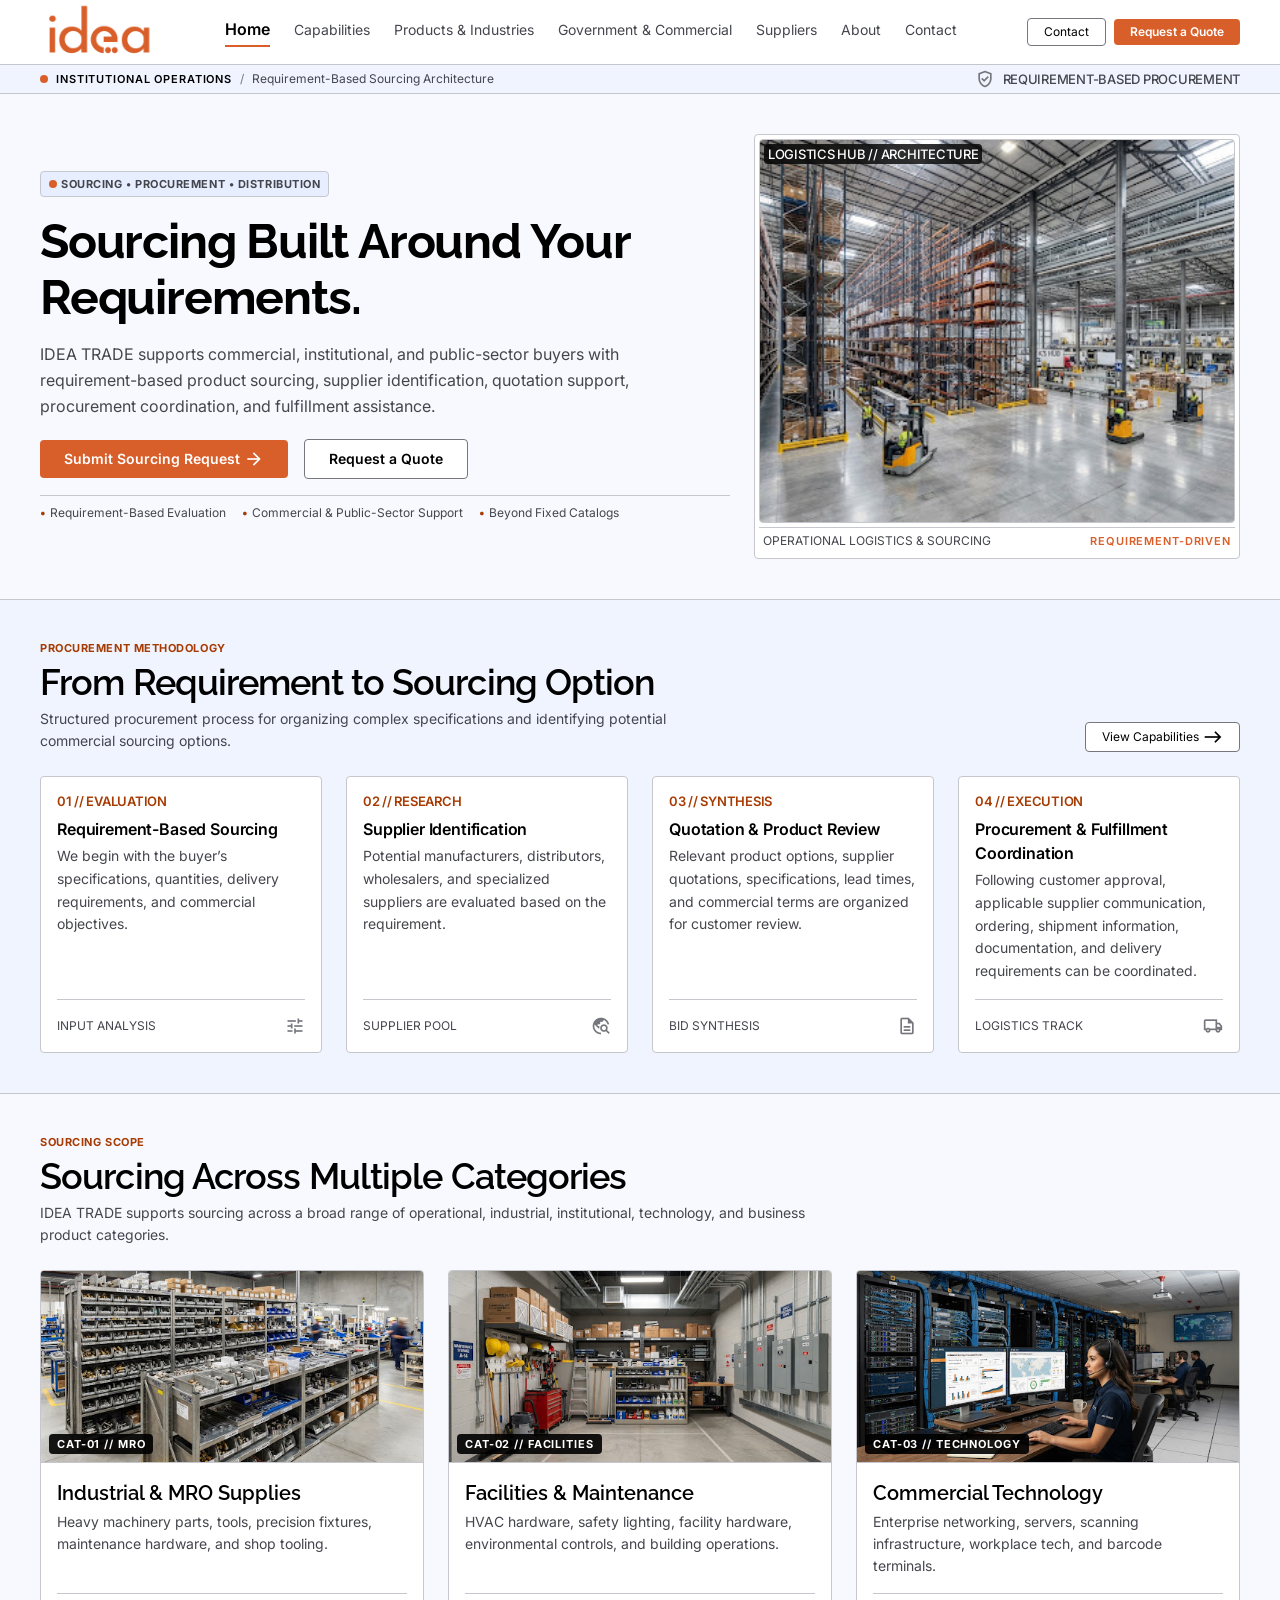
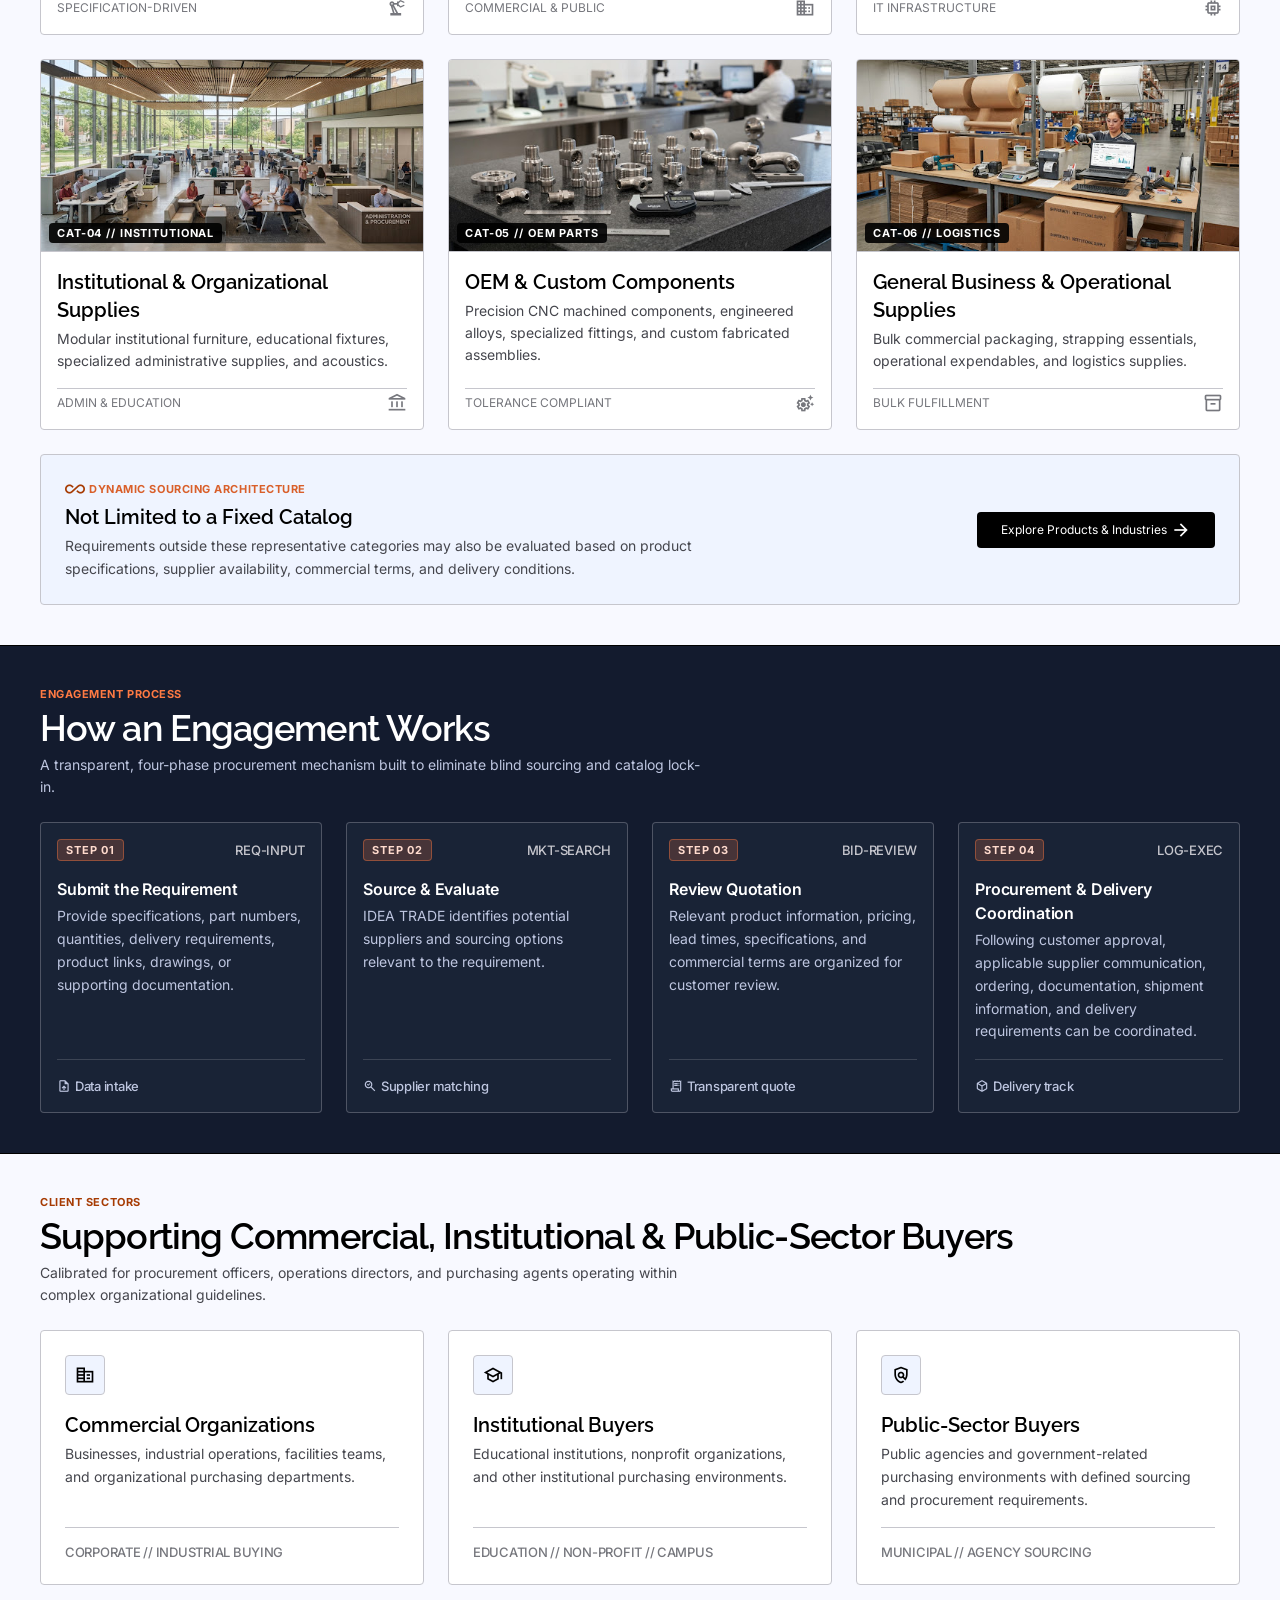
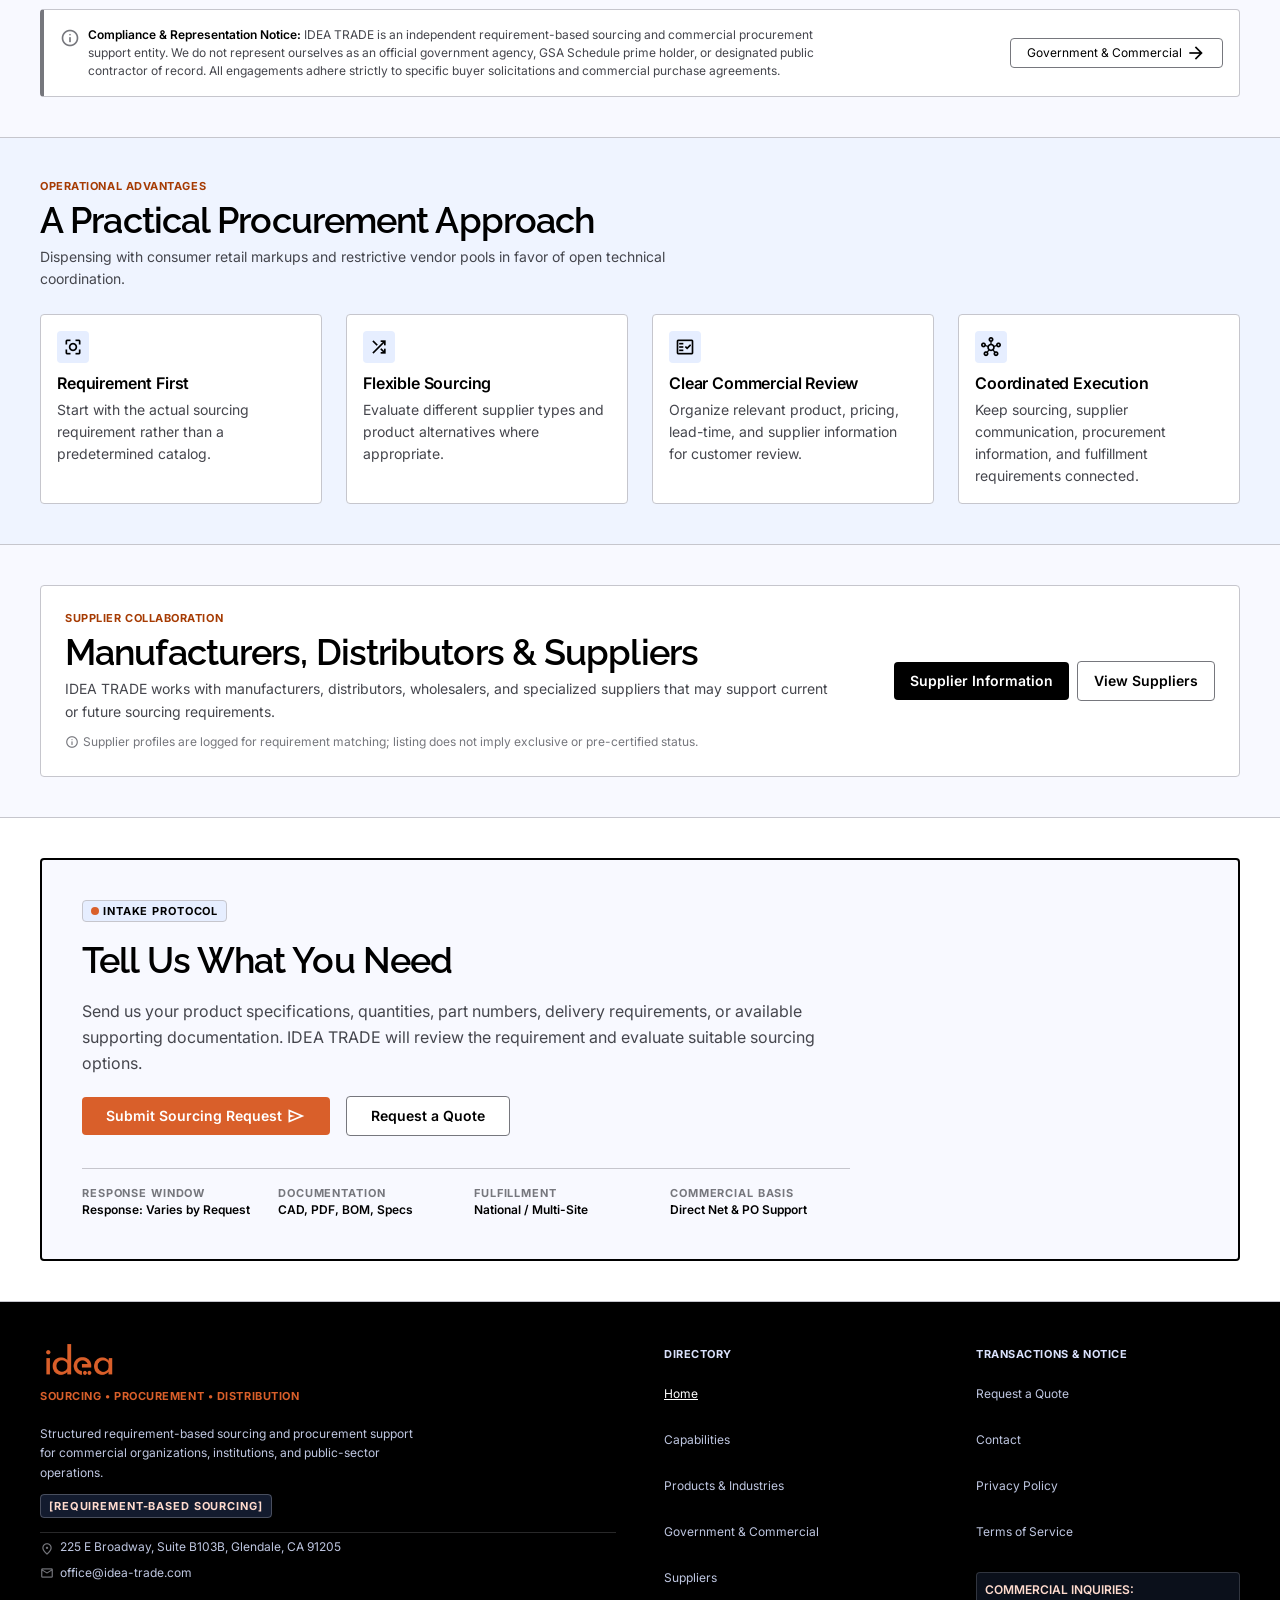
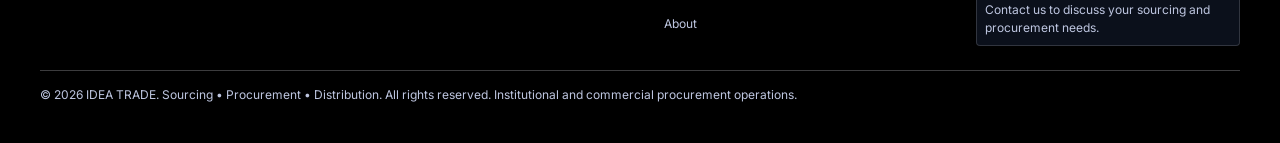
<file: index.html>
<!DOCTYPE html>

<html lang="en"><head>
<meta charset="utf-8"/>
<meta content="width=device-width, initial-scale=1.0" name="viewport"/>
<title>Home | IDEA TRADE</title>
<meta name="description" content="Business sourcing and procurement support for industrial, commercial, and institutional requirements from IDEA TRADE.">
<link rel="icon" type="image/png" sizes="32x32" href="./favicon.png">
<link rel="apple-touch-icon" sizes="180x180" href="./apple-touch-icon.png">
<meta property="og:title" content="Home | IDEA TRADE">
<meta property="og:description" content="Business sourcing and procurement support for industrial, commercial, and institutional requirements from IDEA TRADE.">

<!-- Google Fonts: Raleway & Inter -->
<link href="https://fonts.googleapis.com" rel="preconnect"/>
<link crossorigin="" href="https://fonts.gstatic.com" rel="preconnect"/>
<link href="https://fonts.googleapis.com/css2?family=Inter:wght@400;500;600;700&amp;family=Raleway:wght@600;700;800&amp;display=swap" rel="stylesheet"/>
<!-- Material Symbols Outlined -->
<link href="https://fonts.googleapis.com/css2?family=Material+Symbols+Outlined:wght,FILL@100..700,0..1&amp;display=swap" rel="stylesheet"/>
<link href="https://fonts.googleapis.com/css2?family=Material+Symbols+Outlined:wght,FILL@100..700,0..1&amp;display=swap" rel="stylesheet"/>
<!-- Tailwind CSS v3 with plugins -->
<!-- Tailwind Configuration -->
<style>
    .material-symbols-outlined {
      font-variation-settings: 'FILL' 0, 'wght' 400, 'GRAD' 0, 'opsz' 24;
      font-size: 20px;
      line-height: 1;
      display: inline-block;
      vertical-align: middle;
    }
  </style>
<link href="./base.css" rel="stylesheet"/><link href="./responsive.css?v=header-2" rel="stylesheet"/><script defer src="./preview.js"></script></head>
<body class="bg-surface text-on-surface antialiased min-h-screen flex flex-col font-body-md text-body-md selection:bg-secondary-fixed selection:text-on-secondary-fixed">
<!-- TOP APP BAR -->
<header class="bg-surface-container-lowest sticky top-0 z-50 border-b border-outline-variant"><div class="max-w-7xl mx-auto px-margin flex items-center justify-between h-16 w-full relative"><div class="flex items-center gap-space-md"><a class="flex items-center" href="./" target="_top"><img alt="IDEA TRADE" class="idt-header-logo object-contain block" src="./idea-trade-logo.png"/></a></div><nav class="hidden md:flex items-center gap-space-lg"><a class="text-primary border-b-2 border-secondary font-title-md text-title-md pb-1 transition-colors duration-150 ease-in-out" data-route="home" href="./" style="border-color: rgb(217, 95, 42);" target="_top">Home</a><a class="text-on-surface-variant hover:text-secondary font-body-md text-body-md pb-1 transition-colors duration-150 ease-in-out" data-route="capabilities" href="./capabilities/" target="_top">Capabilities</a><a class="text-on-surface-variant hover:text-secondary font-body-md text-body-md pb-1 transition-colors duration-150 ease-in-out" data-route="products-industries" href="./products-industries/" target="_top">Products &amp; Industries</a><a class="text-on-surface-variant hover:text-secondary font-body-md text-body-md pb-1 transition-colors duration-150 ease-in-out" data-route="government-commercial" href="./government-commercial/" target="_top">Government &amp; Commercial</a><a class="text-on-surface-variant hover:text-secondary font-body-md text-body-md pb-1 transition-colors duration-150 ease-in-out" data-route="suppliers" href="./suppliers/" target="_top">Suppliers</a><a class="text-on-surface-variant hover:text-secondary font-body-md text-body-md pb-1 transition-colors duration-150 ease-in-out" data-route="about" href="./about/" target="_top">About</a><a class="text-on-surface-variant hover:text-secondary font-body-md text-body-md pb-1 transition-colors duration-150 ease-in-out" data-route="contact" href="./contact/" target="_top">Contact</a></nav><div class="flex items-center gap-space-sm"><a class="hidden sm:inline-flex items-center justify-center px-space-md py-space-xs text-body-sm font-label-md text-primary border border-outline hover:bg-surface-container-low transition-colors duration-150 rounded" data-route="contact" href="./contact/" target="_top">Contact</a><a class="inline-flex items-center justify-center px-space-md py-space-xs text-body-sm font-label-md text-on-secondary bg-secondary hover:bg-on-secondary-container transition-colors duration-150 rounded font-semibold shadow-none" data-route="request-a-quote" href="./request-a-quote/#rfq-form" style="background-color: rgb(217, 95, 42);" target="_top">Request a Quote</a><button aria-controls="mobile-drawer" aria-expanded="false" aria-label="Open navigation menu" class="md:hidden inline-flex items-center justify-center w-10 h-10 rounded border border-outline-variant text-primary hover:bg-surface-container-low transition-colors focus:outline-none" id="mobile-nav-toggle" onclick="const d = document.getElementById('mobile-drawer'); const isOpen = !d.classList.contains('hidden'); d.classList.toggle('hidden'); this.setAttribute('aria-expanded', !isOpen);" type="button"><span class="material-symbols-outlined text-headline-sm" data-icon="menu">menu</span></button></div></div><div class="hidden md:hidden border-t border-outline-variant bg-surface-container-lowest px-margin py-space-md shadow-none" id="mobile-drawer"><div class="flex items-center justify-between pb-space-sm mb-space-sm border-b border-outline-variant"><div class="flex items-center gap-2"><span class="w-2 h-2 rounded-full bg-secondary" style="background-color: rgb(217, 95, 42);"></span><span class="text-label-caps font-label-caps text-on-surface-variant uppercase tracking-wider">NAVIGATION MENU</span></div><button aria-label="Close navigation menu" class="inline-flex items-center justify-center w-8 h-8 rounded border border-outline-variant text-on-surface-variant hover:text-primary hover:bg-surface-container-low transition-colors" onclick="document.getElementById('mobile-drawer').classList.add('hidden'); document.getElementById('mobile-nav-toggle').setAttribute('aria-expanded', 'false');" type="button"><span class="material-symbols-outlined text-title-md" data-icon="close">close</span></button></div><div class="flex flex-col gap-1"><a class="flex items-center justify-between px-space-sm py-space-sm text-primary font-semibold border-l-4 border-secondary bg-surface-container-low rounded-r text-body-md" data-route="home" href="./" onclick="document.getElementById('mobile-drawer').classList.add('hidden');" style="border-color: rgb(217, 95, 42);" target="_top"><span class="">Home</span><span class="material-symbols-outlined text-outline text-sm" data-icon="chevron_right">chevron_right</span></a><a class="flex items-center justify-between px-space-sm py-space-sm text-on-surface-variant hover:text-primary hover:bg-surface-container-low rounded text-body-md transition-colors" data-route="capabilities" href="./capabilities/" onclick="document.getElementById('mobile-drawer').classList.add('hidden');" target="_top"><span class="">Capabilities</span><span class="material-symbols-outlined text-outline text-sm" data-icon="chevron_right">chevron_right</span></a><a class="flex items-center justify-between px-space-sm py-space-sm text-on-surface-variant hover:text-primary hover:bg-surface-container-low rounded text-body-md transition-colors" data-route="products-industries" href="./products-industries/" onclick="document.getElementById('mobile-drawer').classList.add('hidden');" target="_top"><span class="">Products &amp; Industries</span><span class="material-symbols-outlined text-outline text-sm" data-icon="chevron_right">chevron_right</span></a><a class="flex items-center justify-between px-space-sm py-space-sm text-on-surface-variant hover:text-primary hover:bg-surface-container-low rounded text-body-md transition-colors" data-route="government-commercial" href="./government-commercial/" onclick="document.getElementById('mobile-drawer').classList.add('hidden');" target="_top"><span class="">Government &amp; Commercial</span><span class="material-symbols-outlined text-outline text-sm" data-icon="chevron_right">chevron_right</span></a><a class="flex items-center justify-between px-space-sm py-space-sm text-on-surface-variant hover:text-primary hover:bg-surface-container-low rounded text-body-md transition-colors" data-route="suppliers" href="./suppliers/" onclick="document.getElementById('mobile-drawer').classList.add('hidden');" target="_top"><span class="">Suppliers</span><span class="material-symbols-outlined text-outline text-sm" data-icon="chevron_right">chevron_right</span></a><a class="flex items-center justify-between px-space-sm py-space-sm text-on-surface-variant hover:text-primary hover:bg-surface-container-low rounded text-body-md transition-colors" data-route="about" href="./about/" onclick="document.getElementById('mobile-drawer').classList.add('hidden');" target="_top"><span class="">About</span><span class="material-symbols-outlined text-outline text-sm" data-icon="chevron_right">chevron_right</span></a><a class="flex items-center justify-between px-space-sm py-space-sm text-on-surface-variant hover:text-primary hover:bg-surface-container-low rounded text-body-md transition-colors" data-route="contact" href="./contact/" onclick="document.getElementById('mobile-drawer').classList.add('hidden');" target="_top"><span class="">Contact</span><span class="material-symbols-outlined text-outline text-sm" data-icon="chevron_right">chevron_right</span></a></div><div class="mt-space-md pt-space-md border-t border-outline-variant flex flex-col gap-space-sm"><a class="w-full flex items-center justify-center gap-space-xs px-space-md py-space-sm text-body-md font-semibold text-on-secondary bg-secondary hover:bg-on-secondary-container rounded shadow-none transition-colors" data-route="request-a-quote" href="./request-a-quote/#rfq-form" onclick="document.getElementById('mobile-drawer').classList.add('hidden');" style="background-color: rgb(217, 95, 42);" target="_top"><span class="">Request a Quote</span><span class="material-symbols-outlined" data-icon="arrow_forward">arrow_forward</span></a><div class="flex items-center justify-between pt-space-xs text-code-num font-code-num text-on-surface-variant"><span class="flex items-center gap-1"><span class="material-symbols-outlined text-sm text-outline" data-icon="schedule">schedule</span><span class="">Review: Based on Request</span></span><span class="uppercase text-label-caps text-secondary font-semibold" style="color: rgb(217, 95, 42);">IDEA TRADE</span></div></div></div></header>
<!-- SUB-BAR / BREADCRUMB INDICATOR -->
<div class="bg-surface-container-low border-b border-outline-variant">
<div class="max-w-7xl mx-auto px-margin py-space-xs flex items-center justify-between">
<div class="flex items-center gap-space-sm text-body-sm font-code-num text-on-surface-variant">
<span class="inline-block w-2 h-2 rounded-full bg-secondary" style="background-color: rgb(217, 95, 42);"></span>
<span class="font-semibold text-primary uppercase text-label-caps">Institutional Operations</span>
<span class="text-outline">/</span>
<span class="">Requirement-Based Sourcing Architecture</span>
</div>
<div class="hidden sm:flex items-center gap-space-sm text-code-num font-code-num text-on-surface-variant">
<span class="material-symbols-outlined text-outline">verified_user</span>
<span class="">REQUIREMENT-BASED PROCUREMENT</span>
</div>
</div>
</div>
<main class="flex-grow">
<!-- 1. HERO SECTION -->
<section class="max-w-7xl mx-auto px-margin py-space-xl">
<div class="grid grid-cols-1 lg:grid-cols-12 gap-gutter items-center">
<!-- Hero Text Column -->
<div class="lg:col-span-7 flex flex-col gap-space-md">
<div class="inline-flex items-center gap-space-xs px-space-sm py-1 bg-surface-container border border-outline-variant w-fit rounded">
<span class="w-2 h-2 rounded-full bg-secondary" style="background-color: rgb(217, 95, 42);"></span>
<span class="text-label-caps font-label-caps text-on-surface-variant tracking-wider uppercase">SOURCING • PROCUREMENT • DISTRIBUTION</span>
</div>
<h1 class="text-display-hero-mobile md:text-display-hero font-display-hero text-primary tracking-tight">
            Sourcing Built Around Your Requirements.
          </h1>
<p class="text-body-lg font-body-lg text-on-surface-variant max-w-2xl leading-relaxed">
            IDEA TRADE supports commercial, institutional, and public-sector buyers with requirement-based product sourcing, supplier identification, quotation support, procurement coordination, and fulfillment assistance.
          </p>
<div class="pt-space-xs flex flex-wrap items-center gap-space-md w-full">
<a class="px-space-lg py-space-sm bg-secondary text-on-secondary font-label-md text-body-md font-semibold rounded hover:bg-on-secondary-container transition-colors duration-150 inline-flex items-center gap-space-xs" data-route="sourcing-request" href="./sourcing-request/#sourcing-form" style="background-color: rgb(217, 95, 42);" target="_top">
<span class="">Submit Sourcing Request</span>
<span class="material-symbols-outlined" data-icon="arrow_forward">arrow_forward</span>
</a>
<a class="px-space-lg py-space-sm bg-surface-container-lowest text-primary border border-outline font-label-md text-body-md font-semibold rounded hover:bg-surface-container transition-colors duration-150" data-route="request-a-quote" href="./request-a-quote/#rfq-form" target="_top">
              Request a Quote
            </a>
</div>
<!-- Micro-Trust Indicators -->
<div class="pt-space-sm border-t border-outline-variant flex flex-wrap gap-x-space-md gap-y-space-xs text-body-sm font-code-num text-on-surface-variant">
<span class="flex items-center gap-1">
<span class="text-secondary font-bold">•</span> Requirement-Based Evaluation
            </span>
<span class="flex items-center gap-1">
<span class="text-secondary font-bold">•</span> Commercial &amp; Public-Sector Support
            </span>
<span class="flex items-center gap-1">
<span class="text-secondary font-bold">•</span> Beyond Fixed Catalogs
            </span>
</div>
</div>
<!-- Hero Image Column -->
<div class="lg:col-span-5">
<div class="bg-surface-container-lowest border border-outline-variant rounded p-space-xs flex flex-col gap-space-xs">
<div class="relative overflow-hidden rounded border border-outline-variant h-80 sm:h-96">
<img class="w-full h-full object-cover" data-alt="An expansive modern industrial distribution center with towering high-bay warehouse racks, crisp technical steel framing, and clean polished concrete floors reflecting ambient ceiling bay lighting under daylight windows. The image showcases enterprise-scale logistics architecture in deep midnight slate and neutral industrial tones with sharp functional clarity." alt="An expansive modern industrial distribution center with towering high-bay warehouse racks, crisp technical steel framing, and clean polished concrete floors reflecting ambient ceiling bay lighting under daylight windows. The image showcases enterprise-scale logistics architecture in deep midnight slate and neutral industrial tones with sharp functional clarity." src="./asset-external-02.jpg"/>
<div class="absolute top-space-xs left-space-xs bg-primary/80 backdrop-blur-sm text-on-primary px-space-xs py-0.5 rounded text-code-num font-code-num">
                LOGISTICS HUB // ARCHITECTURE
              </div>
</div>
<div class="px-space-xs py-space-xs flex items-center justify-between text-body-sm font-code-num text-on-surface-variant border-t border-outline-variant">
<span class="truncate">OPERATIONAL LOGISTICS &amp; SOURCING</span>
<span class="text-label-caps text-secondary font-semibold shrink-0 uppercase" style="color: rgb(217, 95, 42);">Requirement-Driven</span>
</div>
</div>
</div>
</div>
</section>
<!-- 2. CORE VALUE PROPOSITION -->
<section class="bg-surface-container-low border-y border-outline-variant py-space-xl" id="capabilities">
<div class="max-w-7xl mx-auto px-margin">
<div class="flex flex-col md:flex-row md:items-end justify-between mb-space-lg gap-space-md">
<div>
<div class="text-label-caps font-label-caps text-secondary uppercase tracking-wider mb-space-xs">PROCUREMENT METHODOLOGY</div>
<h2 class="text-headline-lg-mobile md:text-headline-lg font-headline-lg text-primary tracking-tight">From Requirement to Sourcing Option</h2>
<p class="text-body-md font-body-md text-on-surface-variant max-w-2xl mt-1">Structured procurement process for organizing complex specifications and identifying potential commercial sourcing options.</p>
</div>
<div>
<a class="inline-flex items-center gap-space-xs text-body-sm font-title-md text-primary border border-outline px-space-md py-space-xs rounded bg-surface-container-lowest hover:bg-surface-container transition-colors" data-route="capabilities" href="./capabilities/" target="_top">
<span class="">View Capabilities</span>
<span class="material-symbols-outlined" data-icon="east">east</span>
</a>
</div>
</div>
<!-- 4 Structured Bento Cards -->
<div class="grid grid-cols-1 md:grid-cols-2 lg:grid-cols-4 gap-gutter">
<!-- Card 01 -->
<div class="bg-surface-container-lowest border border-outline-variant p-space-md rounded flex flex-col justify-between hover:border-primary transition-colors">
<div>
<div class="text-code-num font-code-num text-secondary mb-space-sm font-semibold">01 // EVALUATION</div>
<h3 class="text-title-md font-title-md text-primary mb-space-xs">Requirement-Based Sourcing</h3>
<p class="text-body-md font-body-md text-on-surface-variant leading-relaxed">We begin with the buyer’s specifications, quantities, delivery requirements, and commercial objectives.</p>
</div>
<div class="pt-space-md mt-space-md border-t border-outline-variant flex items-center justify-between text-body-sm font-code-num text-on-surface-variant">
<span class="">INPUT ANALYSIS</span>
<span class="material-symbols-outlined text-outline" data-icon="tune">tune</span>
</div>
</div>
<!-- Card 02 -->
<div class="bg-surface-container-lowest border border-outline-variant p-space-md rounded flex flex-col justify-between hover:border-primary transition-colors">
<div>
<div class="text-code-num font-code-num text-secondary mb-space-sm font-semibold">02 // RESEARCH</div>
<h3 class="text-title-md font-title-md text-primary mb-space-xs">Supplier Identification</h3>
<p class="text-body-md font-body-md text-on-surface-variant leading-relaxed">Potential manufacturers, distributors, wholesalers, and specialized suppliers are evaluated based on the requirement.</p>
</div>
<div class="pt-space-md mt-space-md border-t border-outline-variant flex items-center justify-between text-body-sm font-code-num text-on-surface-variant">
<span class="">SUPPLIER POOL</span>
<span class="material-symbols-outlined text-outline" data-icon="travel_explore">travel_explore</span>
</div>
</div>
<!-- Card 03 -->
<div class="bg-surface-container-lowest border border-outline-variant p-space-md rounded flex flex-col justify-between hover:border-primary transition-colors">
<div>
<div class="text-code-num font-code-num text-secondary mb-space-sm font-semibold">03 // SYNTHESIS</div>
<h3 class="text-title-md font-title-md text-primary mb-space-xs">Quotation &amp; Product Review</h3>
<p class="text-body-md font-body-md text-on-surface-variant leading-relaxed">Relevant product options, supplier quotations, specifications, lead times, and commercial terms are organized for customer review.</p>
</div>
<div class="pt-space-md mt-space-md border-t border-outline-variant flex items-center justify-between text-body-sm font-code-num text-on-surface-variant">
<span class="">BID SYNTHESIS</span>
<span class="material-symbols-outlined text-outline" data-icon="description">description</span>
</div>
</div>
<!-- Card 04 -->
<div class="bg-surface-container-lowest border border-outline-variant p-space-md rounded flex flex-col justify-between hover:border-primary transition-colors">
<div>
<div class="text-code-num font-code-num text-secondary mb-space-sm font-semibold">04 // EXECUTION</div>
<h3 class="text-title-md font-title-md text-primary mb-space-xs">Procurement &amp; Fulfillment Coordination</h3>
<p class="text-body-md font-body-md text-on-surface-variant leading-relaxed">Following customer approval, applicable supplier communication, ordering, shipment information, documentation, and delivery requirements can be coordinated.</p>
</div>
<div class="pt-space-md mt-space-md border-t border-outline-variant flex items-center justify-between text-body-sm font-code-num text-on-surface-variant">
<span class="">LOGISTICS TRACK</span>
<span class="material-symbols-outlined text-outline" data-icon="local_shipping">local_shipping</span>
</div>
</div>
</div>
</div>
</section>
<!-- 3. PRODUCTS & INDUSTRIES PREVIEW -->
<section class="max-w-7xl mx-auto px-margin py-space-xl" id="categories">
<div class="mb-space-lg">
<div class="text-label-caps font-label-caps text-secondary uppercase tracking-wider mb-space-xs">SOURCING SCOPE</div>
<h2 class="text-headline-lg-mobile md:text-headline-lg font-headline-lg text-primary tracking-tight">Sourcing Across Multiple Categories</h2>
<p class="text-body-md font-body-md text-on-surface-variant max-w-3xl mt-1">IDEA TRADE supports sourcing across a broad range of operational, industrial, institutional, technology, and business product categories.</p>
</div>
<!-- 6 Representative Category Cards (3x2 Grid) -->
<div class="grid grid-cols-1 md:grid-cols-2 lg:grid-cols-3 gap-gutter mb-space-lg">
<!-- 1. Industrial & MRO Supplies -->
<div class="bg-surface-container-lowest border border-outline-variant rounded overflow-hidden flex flex-col hover:border-primary transition-colors">
<div class="h-48 overflow-hidden relative border-b border-outline-variant">
<img class="w-full h-full object-cover" data-alt="Technical industrial shelves filled with labeled maintenance hardware, precision valve manifolds, fittings, tools, and organized metal components within an engineered manufacturing facility. Bright clean industrial lighting reveals stainless steel and durable steel storage units in high-density operational order." alt="Technical industrial shelves filled with labeled maintenance hardware, precision valve manifolds, fittings, tools, and organized metal components within an engineered manufacturing facility. Bright clean industrial lighting reveals stainless steel and durable steel storage units in high-density operational order." src="./asset-external-03.jpg"/>
<div class="absolute bottom-2 left-2 bg-primary/90 text-on-primary text-label-caps font-label-caps px-2 py-0.5 rounded uppercase">CAT-01 // MRO</div>
</div>
<div class="p-space-md flex-1 flex flex-col justify-between">
<div>
<h3 class="text-headline-sm font-headline-sm text-primary mb-1">Industrial &amp; MRO Supplies</h3>
<p class="text-body-md font-body-md text-on-surface-variant">Heavy machinery parts, tools, precision fixtures, maintenance hardware, and shop tooling.</p>
</div>
<div class="mt-space-md pt-space-xs border-t border-outline-variant flex items-center justify-between text-body-sm font-code-num text-outline">
<span class="">SPECIFICATION-DRIVEN</span>
<span class="material-symbols-outlined" data-icon="precision_manufacturing">precision_manufacturing</span>
</div>
</div>
</div>
<!-- 2. Facilities & Maintenance -->
<div class="bg-surface-container-lowest border border-outline-variant rounded overflow-hidden flex flex-col hover:border-primary transition-colors">
<div class="h-48 overflow-hidden relative border-b border-outline-variant">
<img class="w-full h-full object-cover" data-alt="Organized municipal building maintenance storage room showcasing HVAC ventilation lines, electrical switchgear cabinets, safety helmets, commercial air filtration media, and professional facility maintenance equipment in an orderly institutional setting." alt="Organized municipal building maintenance storage room showcasing HVAC ventilation lines, electrical switchgear cabinets, safety helmets, commercial air filtration media, and professional facility maintenance equipment in an orderly institutional setting." src="./asset-external-04.jpg"/>
<div class="absolute bottom-2 left-2 bg-primary/90 text-on-primary text-label-caps font-label-caps px-2 py-0.5 rounded uppercase">CAT-02 // FACILITIES</div>
</div>
<div class="p-space-md flex-1 flex flex-col justify-between">
<div>
<h3 class="text-headline-sm font-headline-sm text-primary mb-1">Facilities &amp; Maintenance</h3>
<p class="text-body-md font-body-md text-on-surface-variant">HVAC hardware, safety lighting, facility hardware, environmental controls, and building operations.</p>
</div>
<div class="mt-space-md pt-space-xs border-t border-outline-variant flex items-center justify-between text-body-sm font-code-num text-outline">
<span class="">COMMERCIAL &amp; PUBLIC</span>
<span class="material-symbols-outlined" data-icon="domain">domain</span>
</div>
</div>
</div>
<!-- 3. Commercial Technology -->
<div class="bg-surface-container-lowest border border-outline-variant rounded overflow-hidden flex flex-col hover:border-primary transition-colors">
<div class="h-48 overflow-hidden relative border-b border-outline-variant">
<img class="w-full h-full object-cover" data-alt="Enterprise network operations center and server room environment with rack-mounted servers, structured blue ethernet cabling, enterprise network switches, and dual workstation monitors displaying logistics system metrics." alt="Enterprise network operations center and server room environment with rack-mounted servers, structured blue ethernet cabling, enterprise network switches, and dual workstation monitors displaying logistics system metrics." src="./asset-external-05.jpg"/>
<div class="absolute bottom-2 left-2 bg-primary/90 text-on-primary text-label-caps font-label-caps px-2 py-0.5 rounded uppercase">CAT-03 // TECHNOLOGY</div>
</div>
<div class="p-space-md flex-1 flex flex-col justify-between">
<div>
<h3 class="text-headline-sm font-headline-sm text-primary mb-1">Commercial Technology</h3>
<p class="text-body-md font-body-md text-on-surface-variant">Enterprise networking, servers, scanning infrastructure, workplace tech, and barcode terminals.</p>
</div>
<div class="mt-space-md pt-space-xs border-t border-outline-variant flex items-center justify-between text-body-sm font-code-num text-outline">
<span class="">IT INFRASTRUCTURE</span>
<span class="material-symbols-outlined" data-icon="memory">memory</span>
</div>
</div>
</div>
<!-- 4. Institutional & Organizational Supplies -->
<div class="bg-surface-container-lowest border border-outline-variant rounded overflow-hidden flex flex-col hover:border-primary transition-colors">
<div class="h-48 overflow-hidden relative border-b border-outline-variant">
<img class="w-full h-full object-cover" data-alt="Modern wide-angle educational campus administration facility featuring modular institutional workstations, ergonomic commercial furniture, high ceilings, large perimeter glass windows, and architectural acoustic baffles." alt="Modern wide-angle educational campus administration facility featuring modular institutional workstations, ergonomic commercial furniture, high ceilings, large perimeter glass windows, and architectural acoustic baffles." src="./asset-external-06.jpg"/>
<div class="absolute bottom-2 left-2 bg-primary/90 text-on-primary text-label-caps font-label-caps px-2 py-0.5 rounded uppercase">CAT-04 // INSTITUTIONAL</div>
</div>
<div class="p-space-md flex-1 flex flex-col justify-between">
<div>
<h3 class="text-headline-sm font-headline-sm text-primary mb-1">Institutional &amp; Organizational Supplies</h3>
<p class="text-body-md font-body-md text-on-surface-variant">Modular institutional furniture, educational fixtures, specialized administrative supplies, and acoustics.</p>
</div>
<div class="mt-space-md pt-space-xs border-t border-outline-variant flex items-center justify-between text-body-sm font-code-num text-outline">
<span class="">ADMIN &amp; EDUCATION</span>
<span class="material-symbols-outlined" data-icon="account_balance">account_balance</span>
</div>
</div>
</div>
<!-- 5. OEM & Custom Components -->
<div class="bg-surface-container-lowest border border-outline-variant rounded overflow-hidden flex flex-col hover:border-primary transition-colors">
<div class="h-48 overflow-hidden relative border-b border-outline-variant">
<img class="w-full h-full object-cover" data-alt="Precision CNC machined metal components, calibrated engineering fittings, stainless steel threaded couplings, and micrometer measuring devices laid out on a dark granite inspection surface inside a quality control testing laboratory." alt="Precision CNC machined metal components, calibrated engineering fittings, stainless steel threaded couplings, and micrometer measuring devices laid out on a dark granite inspection surface inside a quality control testing laboratory." src="./asset-external-07.jpg"/>
<div class="absolute bottom-2 left-2 bg-primary/90 text-on-primary text-label-caps font-label-caps px-2 py-0.5 rounded uppercase">CAT-05 // OEM PARTS</div>
</div>
<div class="p-space-md flex-1 flex flex-col justify-between">
<div>
<h3 class="text-headline-sm font-headline-sm text-primary mb-1">OEM &amp; Custom Components</h3>
<p class="text-body-md font-body-md text-on-surface-variant">Precision CNC machined components, engineered alloys, specialized fittings, and custom fabricated assemblies.</p>
</div>
<div class="mt-space-md pt-space-xs border-t border-outline-variant flex items-center justify-between text-body-sm font-code-num text-outline">
<span class="">TOLERANCE COMPLIANT</span>
<span class="material-symbols-outlined" data-icon="settings_suggest">settings_suggest</span>
</div>
</div>
</div>
<!-- 6. General Business & Operational Supplies -->
<div class="bg-surface-container-lowest border border-outline-variant rounded overflow-hidden flex flex-col hover:border-primary transition-colors">
<div class="h-48 overflow-hidden relative border-b border-outline-variant">
<img class="w-full h-full object-cover" data-alt="Active warehouse shipping packing station featuring heavy-duty kraft corrugated boxes, rolls of protective packaging material, industrial strapping tools, and logistics workstations under clear industrial overhead lighting." alt="Active warehouse shipping packing station featuring heavy-duty kraft corrugated boxes, rolls of protective packaging material, industrial strapping tools, and logistics workstations under clear industrial overhead lighting." src="./asset-external-08.jpg"/>
<div class="absolute bottom-2 left-2 bg-primary/90 text-on-primary text-label-caps font-label-caps px-2 py-0.5 rounded uppercase">CAT-06 // LOGISTICS</div>
</div>
<div class="p-space-md flex-1 flex flex-col justify-between">
<div>
<h3 class="text-headline-sm font-headline-sm text-primary mb-1">General Business &amp; Operational Supplies</h3>
<p class="text-body-md font-body-md text-on-surface-variant">Bulk commercial packaging, strapping essentials, operational expendables, and logistics supplies.</p>
</div>
<div class="mt-space-md pt-space-xs border-t border-outline-variant flex items-center justify-between text-body-sm font-code-num text-outline">
<span class="">BULK FULFILLMENT</span>
<span class="material-symbols-outlined" data-icon="inventory_2">inventory_2</span>
</div>
</div>
</div>
</div>
<!-- Highlight Banner: Not Limited to a Fixed Catalog -->
<div class="bg-surface-container-low border border-outline-variant p-space-lg rounded flex flex-col md:flex-row items-start md:items-center justify-between gap-space-lg"><div class="max-w-2xl"><div class="flex items-center gap-space-xs text-secondary mb-1" style="color: rgb(217, 95, 42);"><span class="material-symbols-outlined text-secondary" data-icon="all_inclusive">all_inclusive</span><span class="text-label-caps font-label-caps uppercase tracking-wider">Dynamic Sourcing Architecture</span></div><h3 class="text-headline-sm font-headline-sm text-primary mb-1">Not Limited to a Fixed Catalog</h3><p class="text-body-md font-body-md text-on-surface-variant leading-relaxed">Requirements outside these representative categories may also be evaluated based on product specifications, supplier availability, commercial terms, and delivery conditions.</p></div><div class="shrink-0 w-full md:w-auto"><a class="inline-flex items-center justify-center gap-space-xs px-space-lg py-space-sm bg-primary text-on-primary text-body-sm font-title-md rounded hover:bg-on-surface transition-colors w-full md:w-auto" data-route="products-industries" href="./products-industries/" target="_top"><span class="">Explore Products &amp; Industries</span><span class="material-symbols-outlined" data-icon="arrow_forward">arrow_forward</span></a></div></div>
</section>
<!-- 4. HOW IT WORKS (DARK NAVY SECTION) -->
<section class="bg-primary-container text-on-primary py-space-xl border-t border-b border-primary">
<div class="max-w-7xl mx-auto px-margin">
<div class="mb-space-lg">
<div class="text-label-caps font-label-caps text-secondary-container uppercase tracking-wider mb-space-xs">ENGAGEMENT PROCESS</div>
<h2 class="text-headline-lg-mobile md:text-headline-lg font-headline-lg text-on-primary tracking-tight">How an Engagement Works</h2>
<p class="text-body-md font-body-md text-inverse-primary max-w-2xl mt-1">A transparent, four-phase procurement mechanism built to eliminate blind sourcing and catalog lock-in.</p>
</div>
<!-- 4 Sequenced Steps -->
<div class="grid grid-cols-1 md:grid-cols-2 lg:grid-cols-4 gap-gutter">
<!-- STEP 01 -->
<div class="bg-inverse-surface/40 border border-outline-variant/30 p-space-md rounded flex flex-col justify-between">
<div>
<div class="flex items-center justify-between mb-space-md">
<span class="px-2 py-0.5 bg-secondary-container/20 border border-secondary-container/40 text-secondary-fixed text-label-caps font-label-caps rounded">STEP 01</span>
<span class="text-code-num font-code-num text-outline-variant">REQ-INPUT</span>
</div>
<h3 class="text-title-md font-title-md text-on-primary mb-space-xs">Submit the Requirement</h3>
<p class="text-body-md font-body-md text-inverse-primary leading-relaxed">
                Provide specifications, part numbers, quantities, delivery requirements, product links, drawings, or supporting documentation.
              </p>
</div>
<div class="pt-space-md mt-space-md border-t border-outline-variant/20 text-code-num font-code-num text-inverse-primary flex items-center gap-1">
<span class="material-symbols-outlined text-sm" data-icon="upload_file">upload_file</span>
<span class="">Data intake</span>
</div>
</div>
<!-- STEP 02 -->
<div class="bg-inverse-surface/40 border border-outline-variant/30 p-space-md rounded flex flex-col justify-between">
<div>
<div class="flex items-center justify-between mb-space-md">
<span class="px-2 py-0.5 bg-secondary-container/20 border border-secondary-container/40 text-secondary-fixed text-label-caps font-label-caps rounded">STEP 02</span>
<span class="text-code-num font-code-num text-outline-variant">MKT-SEARCH</span>
</div>
<h3 class="text-title-md font-title-md text-on-primary mb-space-xs">Source &amp; Evaluate</h3>
<p class="text-body-md font-body-md text-inverse-primary leading-relaxed">
                IDEA TRADE identifies potential suppliers and sourcing options relevant to the requirement.
              </p>
</div>
<div class="pt-space-md mt-space-md border-t border-outline-variant/20 text-code-num font-code-num text-inverse-primary flex items-center gap-1">
<span class="material-symbols-outlined text-sm" data-icon="search_check">search_check</span>
<span class="">Supplier matching</span>
</div>
</div>
<!-- STEP 03 -->
<div class="bg-inverse-surface/40 border border-outline-variant/30 p-space-md rounded flex flex-col justify-between">
<div>
<div class="flex items-center justify-between mb-space-md">
<span class="px-2 py-0.5 bg-secondary-container/20 border border-secondary-container/40 text-secondary-fixed text-label-caps font-label-caps rounded">STEP 03</span>
<span class="text-code-num font-code-num text-outline-variant">BID-REVIEW</span>
</div>
<h3 class="text-title-md font-title-md text-on-primary mb-space-xs">Review Quotation</h3>
<p class="text-body-md font-body-md text-inverse-primary leading-relaxed">
                Relevant product information, pricing, lead times, specifications, and commercial terms are organized for customer review.
              </p>
</div>
<div class="pt-space-md mt-space-md border-t border-outline-variant/20 text-code-num font-code-num text-inverse-primary flex items-center gap-1">
<span class="material-symbols-outlined text-sm" data-icon="receipt_long">receipt_long</span>
<span class="">Transparent quote</span>
</div>
</div>
<!-- STEP 04 -->
<div class="bg-inverse-surface/40 border border-outline-variant/30 p-space-md rounded flex flex-col justify-between">
<div>
<div class="flex items-center justify-between mb-space-md">
<span class="px-2 py-0.5 bg-secondary-container/20 border border-secondary-container/40 text-secondary-fixed text-label-caps font-label-caps rounded">STEP 04</span>
<span class="text-code-num font-code-num text-outline-variant">LOG-EXEC</span>
</div>
<h3 class="text-title-md font-title-md text-on-primary mb-space-xs">Procurement &amp; Delivery Coordination</h3>
<p class="text-body-md font-body-md text-inverse-primary leading-relaxed">
                Following customer approval, applicable supplier communication, ordering, documentation, shipment information, and delivery requirements can be coordinated.
              </p>
</div>
<div class="pt-space-md mt-space-md border-t border-outline-variant/20 text-code-num font-code-num text-inverse-primary flex items-center gap-1">
<span class="material-symbols-outlined text-sm" data-icon="deployed_code">deployed_code</span>
<span class="">Delivery track</span>
</div>
</div>
</div>
</div>
</section>
<!-- 5. BUYER ENVIRONMENTS -->
<section class="max-w-7xl mx-auto px-margin py-space-xl" id="buyers">
<div class="mb-space-lg">
<div class="text-label-caps font-label-caps text-secondary uppercase tracking-wider mb-space-xs">CLIENT SECTORS</div>
<h2 class="text-headline-lg-mobile md:text-headline-lg font-headline-lg text-primary tracking-tight">Supporting Commercial, Institutional &amp; Public-Sector Buyers</h2>
<p class="text-body-md font-body-md text-on-surface-variant max-w-2xl mt-1">Calibrated for procurement officers, operations directors, and purchasing agents operating within complex organizational guidelines.</p>
</div>
<div class="grid grid-cols-1 md:grid-cols-3 gap-gutter mb-space-lg">
<!-- Card 1 -->
<div class="bg-surface-container-lowest border border-outline-variant p-space-lg rounded flex flex-col justify-between hover:border-primary transition-colors">
<div>
<div class="w-10 h-10 rounded bg-surface-container-low border border-outline-variant flex items-center justify-center text-primary mb-space-md">
<span class="material-symbols-outlined" data-icon="corporate_fare">corporate_fare</span>
</div>
<h3 class="text-headline-sm font-headline-sm text-primary mb-space-xs">Commercial Organizations</h3>
<p class="text-body-md font-body-md text-on-surface-variant leading-relaxed">
              Businesses, industrial operations, facilities teams, and organizational purchasing departments.
            </p>
</div>
<div class="pt-space-md mt-space-md border-t border-outline-variant text-code-num font-code-num text-outline">
            CORPORATE // INDUSTRIAL BUYING
          </div>
</div>
<!-- Card 2 -->
<div class="bg-surface-container-lowest border border-outline-variant p-space-lg rounded flex flex-col justify-between hover:border-primary transition-colors">
<div>
<div class="w-10 h-10 rounded bg-surface-container-low border border-outline-variant flex items-center justify-center text-primary mb-space-md">
<span class="material-symbols-outlined" data-icon="school">school</span>
</div>
<h3 class="text-headline-sm font-headline-sm text-primary mb-space-xs">Institutional Buyers</h3>
<p class="text-body-md font-body-md text-on-surface-variant leading-relaxed">
              Educational institutions, nonprofit organizations, and other institutional purchasing environments.
            </p>
</div>
<div class="pt-space-md mt-space-md border-t border-outline-variant text-code-num font-code-num text-outline">
            EDUCATION // NON-PROFIT // CAMPUS
          </div>
</div>
<!-- Card 3 -->
<div class="bg-surface-container-lowest border border-outline-variant p-space-lg rounded flex flex-col justify-between hover:border-primary transition-colors">
<div>
<div class="w-10 h-10 rounded bg-surface-container-low border border-outline-variant flex items-center justify-center text-primary mb-space-md">
<span class="material-symbols-outlined" data-icon="policy">policy</span>
</div>
<h3 class="text-headline-sm font-headline-sm text-primary mb-space-xs">Public-Sector Buyers</h3>
<p class="text-body-md font-body-md text-on-surface-variant leading-relaxed">
              Public agencies and government-related purchasing environments with defined sourcing and procurement requirements.
            </p>
</div>
<div class="pt-space-md mt-space-md border-t border-outline-variant text-code-num font-code-num text-outline">
            MUNICIPAL // AGENCY SOURCING
          </div>
</div>
</div>
<!-- Restrained Factual Institutional Notice -->
<div class="bg-surface-container-lowest border-l-4 border-l-outline border border-outline-variant p-space-md rounded flex flex-col sm:flex-row items-start sm:items-center justify-between gap-space-md">
<div class="flex items-start gap-space-sm text-body-sm font-body-sm text-on-surface-variant max-w-3xl">
<span class="material-symbols-outlined text-outline shrink-0 mt-0.5" data-icon="info">info</span>
<div class="">
<span class="font-semibold text-primary">Compliance &amp; Representation Notice:</span> IDEA TRADE is an independent requirement-based sourcing and commercial procurement support entity. We do not represent ourselves as an official government agency, GSA Schedule prime holder, or designated public contractor of record. All engagements adhere strictly to specific buyer solicitations and commercial purchase agreements.
          </div>
</div>
<a class="inline-flex items-center gap-space-xs px-space-md py-space-xs border border-outline text-primary hover:bg-surface-container rounded text-body-sm font-title-md shrink-0 transition-colors" data-route="government-commercial" href="./government-commercial/" target="_top">
<span class="">Government &amp; Commercial</span>
<span class="material-symbols-outlined" data-icon="arrow_forward">arrow_forward</span>
</a>
</div>
</section>
<!-- 6. WHY IDEA TRADE -->
<section class="bg-surface-container-low border-y border-outline-variant py-space-xl">
<div class="max-w-7xl mx-auto px-margin">
<div class="mb-space-lg">
<div class="text-label-caps font-label-caps text-secondary uppercase tracking-wider mb-space-xs">OPERATIONAL ADVANTAGES</div>
<h2 class="text-headline-lg-mobile md:text-headline-lg font-headline-lg text-primary tracking-tight">A Practical Procurement Approach</h2>
<p class="text-body-md font-body-md text-on-surface-variant max-w-2xl mt-1">Dispensing with consumer retail markups and restrictive vendor pools in favor of open technical coordination.</p>
</div>
<div class="grid grid-cols-1 md:grid-cols-2 lg:grid-cols-4 gap-gutter">
<!-- Card 1 -->
<div class="bg-surface-container-lowest border border-outline-variant p-space-md rounded">
<div class="w-8 h-8 rounded bg-surface-container flex items-center justify-center text-primary mb-space-sm">
<span class="material-symbols-outlined" data-icon="center_focus_strong">center_focus_strong</span>
</div>
<h3 class="text-title-md font-title-md text-primary mb-space-xs">Requirement First</h3>
<p class="text-body-md font-body-md text-on-surface-variant">Start with the actual sourcing requirement rather than a predetermined catalog.</p>
</div>
<!-- Card 2 -->
<div class="bg-surface-container-lowest border border-outline-variant p-space-md rounded">
<div class="w-8 h-8 rounded bg-surface-container flex items-center justify-center text-primary mb-space-sm">
<span class="material-symbols-outlined" data-icon="shuffle">shuffle</span>
</div>
<h3 class="text-title-md font-title-md text-primary mb-space-xs">Flexible Sourcing</h3>
<p class="text-body-md font-body-md text-on-surface-variant">Evaluate different supplier types and product alternatives where appropriate.</p>
</div>
<!-- Card 3 -->
<div class="bg-surface-container-lowest border border-outline-variant p-space-md rounded">
<div class="w-8 h-8 rounded bg-surface-container flex items-center justify-center text-primary mb-space-sm">
<span class="material-symbols-outlined" data-icon="fact_check">fact_check</span>
</div>
<h3 class="text-title-md font-title-md text-primary mb-space-xs">Clear Commercial Review</h3>
<p class="text-body-md font-body-md text-on-surface-variant">Organize relevant product, pricing, lead-time, and supplier information for customer review.</p>
</div>
<!-- Card 4 -->
<div class="bg-surface-container-lowest border border-outline-variant p-space-md rounded">
<div class="w-8 h-8 rounded bg-surface-container flex items-center justify-center text-primary mb-space-sm">
<span class="material-symbols-outlined" data-icon="hub">hub</span>
</div>
<h3 class="text-title-md font-title-md text-primary mb-space-xs">Coordinated Execution</h3>
<p class="text-body-md font-body-md text-on-surface-variant">Keep sourcing, supplier communication, procurement information, and fulfillment requirements connected.</p>
</div>
</div>
</div>
</section>
<!-- 7. SUPPLIER NETWORK CTA -->
<section class="max-w-7xl mx-auto px-margin py-space-xl" id="suppliers">
<div class="bg-surface-container-lowest border border-outline-variant p-space-lg rounded flex flex-col lg:flex-row items-start lg:items-center justify-between gap-space-lg">
<div class="max-w-3xl">
<div class="text-label-caps font-label-caps text-secondary uppercase tracking-wider mb-space-xs">SUPPLIER COLLABORATION</div>
<h2 class="text-headline-lg-mobile md:text-headline-lg font-headline-lg text-primary tracking-tight mb-space-xs">Manufacturers, Distributors &amp; Suppliers</h2>
<p class="text-body-md font-body-md text-on-surface-variant leading-relaxed">
            IDEA TRADE works with manufacturers, distributors, wholesalers, and specialized suppliers that may support current or future sourcing requirements.
          </p>
<div class="mt-space-sm text-body-sm font-code-num text-outline flex items-center gap-1">
<span class="material-symbols-outlined text-sm" data-icon="info">info</span>
<span class="">Supplier profiles are logged for requirement matching; listing does not imply exclusive or pre-certified status.</span>
</div>
</div>
<div class="flex flex-wrap items-center gap-space-sm shrink-0">
<a class="px-space-md py-space-sm bg-primary text-on-primary font-label-md text-body-md font-semibold rounded hover:bg-on-surface transition-colors" data-route="suppliers" href="./suppliers/" target="_top">
            Supplier Information
          </a>
<a class="px-space-md py-space-sm bg-surface-container-lowest text-primary border border-outline font-label-md text-body-md font-semibold rounded hover:bg-surface-container transition-colors" data-route="suppliers" href="./suppliers/" target="_top">
            View Suppliers
          </a>
</div>
</div>
</section>
<!-- 8. FINAL HIGH-CONTRAST INSTITUTIONAL CALLOUT -->
<section class="bg-surface-container-lowest border-t border-outline-variant py-space-xl" id="quote">
<div class="max-w-7xl mx-auto px-margin">
<div class="border-2 border-primary bg-surface p-space-lg md:p-space-xl rounded relative overflow-hidden">
<div class="max-w-3xl flex flex-col gap-space-md">
<div class="inline-flex items-center gap-space-xs px-space-sm py-0.5 bg-surface-container border border-outline-variant w-fit rounded">
<span class="w-2 h-2 rounded-full bg-secondary" style="background-color: rgb(217, 95, 42);"></span>
<span class="text-label-caps font-label-caps text-primary uppercase">INTAKE PROTOCOL</span>
</div>
<h2 class="text-headline-lg-mobile md:text-headline-lg font-headline-lg text-primary tracking-tight">Tell Us What You Need</h2>
<p class="text-body-lg font-body-lg text-on-surface-variant leading-relaxed">
              Send us your product specifications, quantities, part numbers, delivery requirements, or available supporting documentation. IDEA TRADE will review the requirement and evaluate suitable sourcing options.
            </p>
<div class="pt-space-xs flex flex-wrap items-center gap-space-md">
<a class="px-space-lg py-space-sm bg-secondary text-on-secondary font-label-md text-body-md font-semibold rounded hover:bg-on-secondary-container transition-colors duration-150 inline-flex items-center gap-space-xs shadow-none" data-route="sourcing-request" href="./sourcing-request/" style="background-color: rgb(217, 95, 42);" target="_top">
<span class="">Submit Sourcing Request</span>
<span class="material-symbols-outlined" data-icon="send">send</span>
</a>
<a class="px-space-lg py-space-sm bg-surface-container-lowest text-primary border border-outline font-label-md text-body-md font-semibold rounded hover:bg-surface-container transition-colors duration-150" data-route="request-a-quote" href="./request-a-quote/#rfq-form" target="_top">
                Request a Quote
              </a>
</div>
<!-- Operational Spec Indicator Sheet -->
<div class="mt-space-md pt-space-md border-t border-outline-variant grid grid-cols-2 sm:grid-cols-4 gap-space-md text-body-sm font-code-num text-on-surface-variant">
<div>
<span class="text-outline block text-label-caps">RESPONSE WINDOW</span>
<span class="font-semibold text-primary">Response: Varies by Request</span>
</div>
<div>
<span class="text-outline block text-label-caps">DOCUMENTATION</span>
<span class="font-semibold text-primary">CAD, PDF, BOM, Specs</span>
</div>
<div>
<span class="text-outline block text-label-caps">FULFILLMENT</span>
<span class="font-semibold text-primary">National / Multi-Site</span>
</div>
<div>
<span class="text-outline block text-label-caps">COMMERCIAL BASIS</span>
<span class="font-semibold text-primary">Direct Net &amp; PO Support</span>
</div>
</div>
</div>
</div>
</div>
</section>
</main>
<!-- 9. FOOTER (UNIFIED CORPORATE DARK NAVY) -->
<footer class="bg-primary text-on-primary border-t border-outline-variant">
<div class="max-w-7xl mx-auto px-margin py-space-xl flex flex-col gap-space-lg w-full">
<div class="grid grid-cols-1 sm:grid-cols-2 lg:grid-cols-4 gap-8 lg:gap-12"><div class="sm:col-span-2 lg:col-span-2 flex flex-col gap-space-sm"><div class="flex flex-col items-start gap-1 mb-2"><img alt="IDEA TRADE" class="h-10 w-auto object-contain block" src="./idea-trade-logo.png" style="height: 38px; width: auto;"/><span class="text-label-caps font-label-caps tracking-wider uppercase mt-1 text-left" style="color: #d95f2a;">Sourcing • Procurement • Distribution</span></div><p class="text-body-sm font-body-sm text-primary-fixed-dim max-w-sm leading-relaxed mt-1">Structured requirement-based sourcing and procurement support for commercial organizations, institutions, and public-sector operations.</p><div class="pt-space-xs"><span class="px-2 py-1 bg-primary-container border border-outline-variant/30 text-secondary-fixed text-label-caps font-label-caps rounded">[REQUIREMENT-BASED SOURCING]</span></div><div class="mt-space-sm pt-space-xs border-t border-outline-variant/20 flex flex-col gap-1 text-body-sm font-code-num text-primary-fixed-dim"><div class="flex items-start gap-1.5"><span class="material-symbols-outlined text-outline text-sm mt-0.5" data-icon="location_on">location_on</span><span class="leading-relaxed">225 E Broadway, Suite B103B, Glendale, CA 91205</span></div><div class="flex items-center gap-1.5"><span class="material-symbols-outlined text-outline text-sm" data-icon="mail">mail</span><a class="hover:text-secondary-fixed hover:underline transition-colors text-primary-fixed-dim" href="mailto:office@idea-trade.com">office@idea-trade.com</a></div></div></div><div class="flex flex-col gap-0.5"><div class="text-label-caps font-label-caps text-primary-fixed mb-space-xs uppercase tracking-wider min-h-[24px] flex items-center">DIRECTORY</div><a class="text-on-primary font-body-sm text-body-sm underline min-h-[44px] flex items-center py-1" data-route="home" href="./" target="_top">Home</a><a class="text-primary-fixed-dim hover:text-secondary-fixed hover:underline transition-colors font-body-sm text-body-sm min-h-[44px] flex items-center py-1" data-route="capabilities" href="./capabilities/" target="_top">Capabilities</a><a class="text-primary-fixed-dim hover:text-secondary-fixed hover:underline transition-colors font-body-sm text-body-sm min-h-[44px] flex items-center py-1" data-route="products-industries" href="./products-industries/" target="_top">Products &amp; Industries</a><a class="text-primary-fixed-dim hover:text-secondary-fixed hover:underline transition-colors font-body-sm text-body-sm min-h-[44px] flex items-center py-1" data-route="government-commercial" href="./government-commercial/" target="_top">Government &amp; Commercial</a><a class="text-primary-fixed-dim hover:text-secondary-fixed hover:underline transition-colors font-body-sm text-body-sm min-h-[44px] flex items-center py-1" data-route="suppliers" href="./suppliers/" target="_top">Suppliers</a><a class="text-primary-fixed-dim hover:text-secondary-fixed hover:underline transition-colors font-body-sm text-body-sm min-h-[44px] flex items-center py-1" data-route="about" href="./about/" target="_top">About</a></div><div class="flex flex-col gap-0.5"><div class="text-label-caps font-label-caps text-primary-fixed mb-space-xs uppercase tracking-wider min-h-[24px] flex items-center">TRANSACTIONS &amp; NOTICE</div><a class="text-primary-fixed-dim hover:text-secondary-fixed hover:underline transition-colors font-body-sm text-body-sm min-h-[44px] flex items-center py-1" data-route="request-a-quote" href="./request-a-quote/#rfq-form" target="_top">Request a Quote</a><a class="text-primary-fixed-dim hover:text-secondary-fixed hover:underline transition-colors font-body-sm text-body-sm min-h-[44px] flex items-center py-1" data-route="contact" href="./contact/" target="_top">Contact</a><a class="text-primary-fixed-dim hover:text-secondary-fixed hover:underline transition-colors font-body-sm text-body-sm min-h-[44px] flex items-center py-1" data-route="privacy-policy" href="./privacy-policy/" target="_top">Privacy Policy</a><a class="text-primary-fixed-dim hover:text-secondary-fixed hover:underline transition-colors font-body-sm text-body-sm min-h-[44px] flex items-center py-1" data-route="terms-of-service" href="./terms-of-service/" target="_top">Terms of Service</a><div class="mt-space-md p-space-sm bg-primary-container/60 border border-outline-variant/20 rounded text-body-sm font-code-num text-primary-fixed-dim"><span class="text-secondary-fixed block font-semibold mb-0.5">COMMERCIAL INQUIRIES:</span><span class="">Contact us to discuss your sourcing and procurement needs.</span></div></div></div>
<!-- Copyright & Operational Sub-Line -->
<div class="pt-space-md border-t border-outline-variant/30 flex flex-col sm:flex-row sm:items-center sm:justify-between gap-3 text-xs text-primary-fixed-dim"><div class="">© 2026 IDEA TRADE. Sourcing • Procurement • Distribution. All rights reserved. Institutional and commercial procurement operations.</div><div class="font-code-num text-label-caps text-primary-fixed-dim shrink-0"></div></div>
</div>
</footer>
</body></html>
</file>
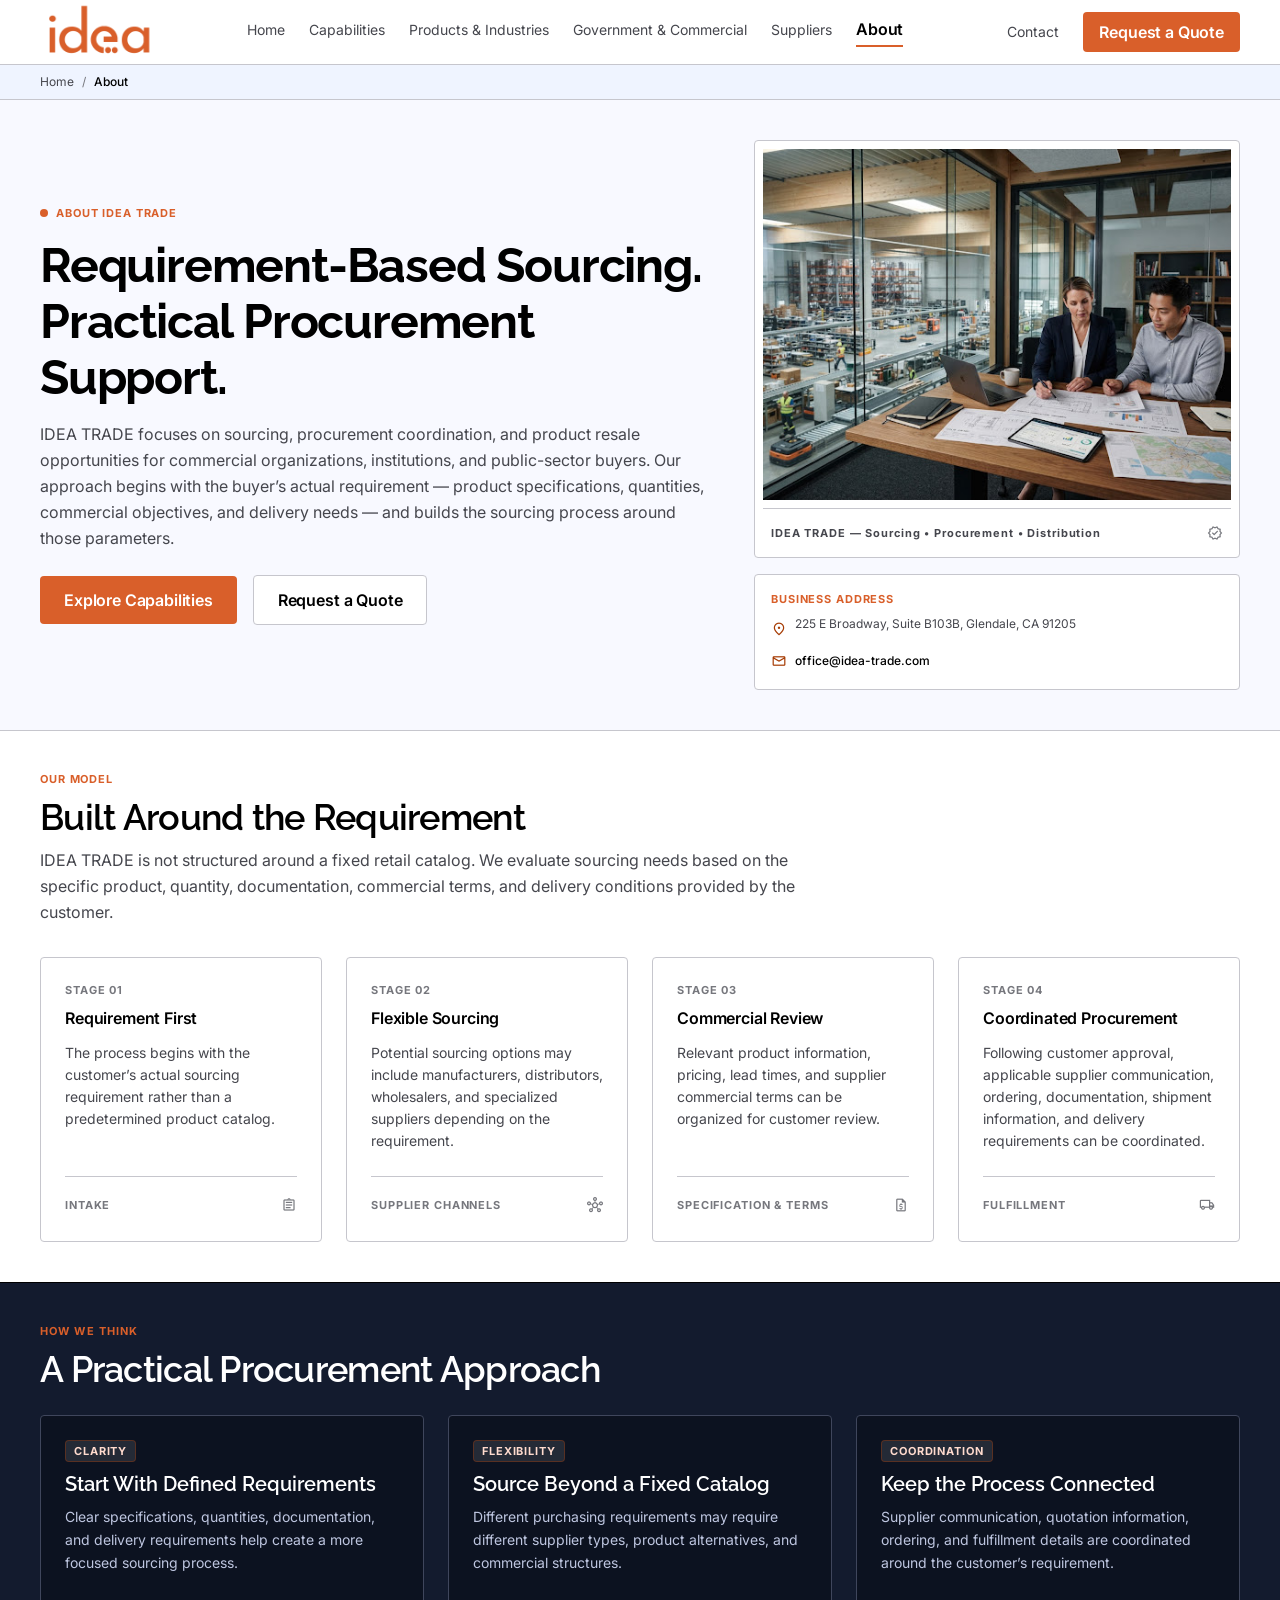
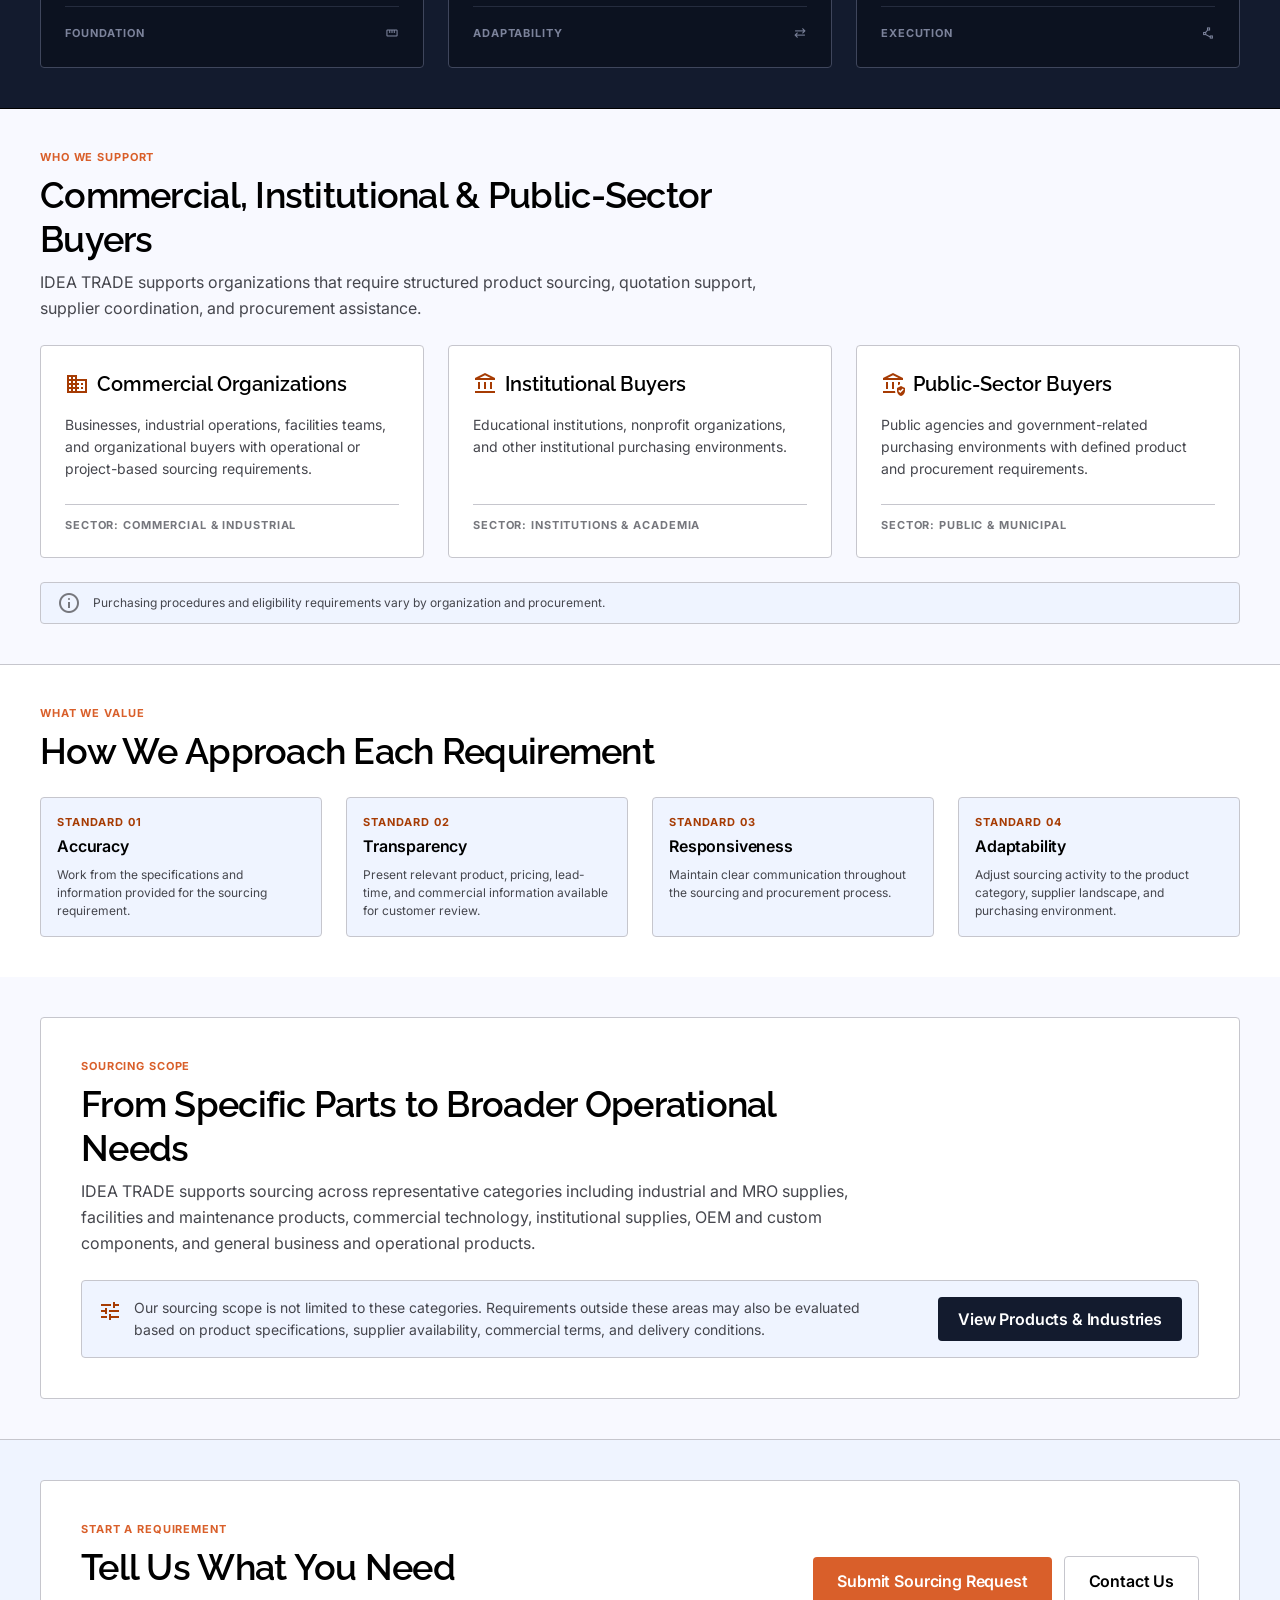
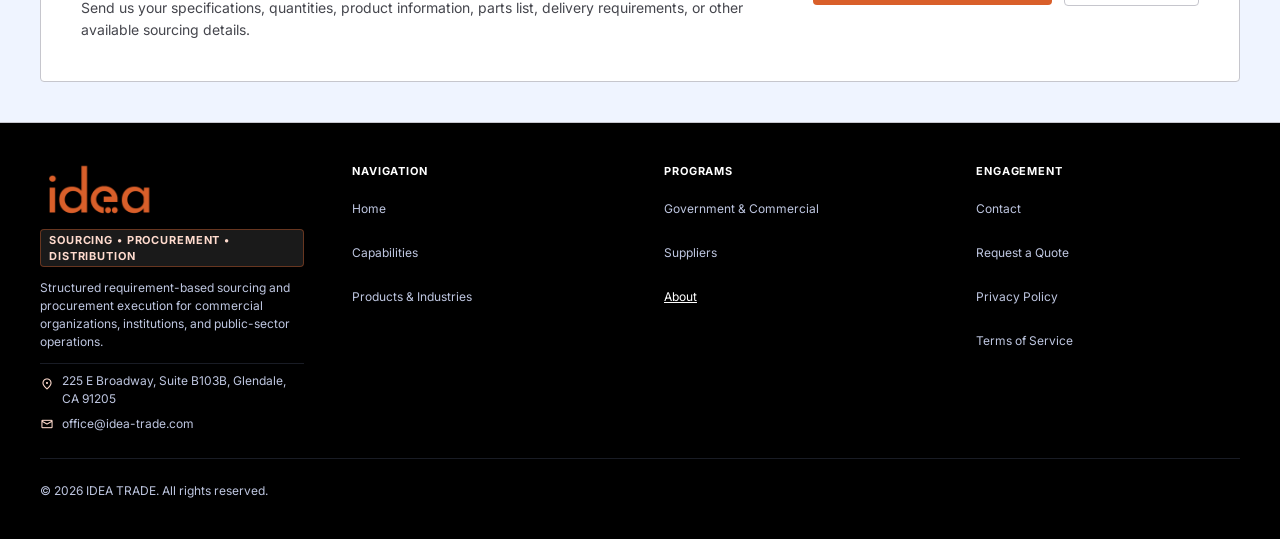
<file: about/index.html>
<!DOCTYPE html>
<html lang="en"><head>
<meta charset="utf-8"/>
<meta content="width=device-width, initial-scale=1.0" name="viewport"/>
<title>About | IDEA TRADE</title>
<meta name="description" content="Learn about Idea Trade and its requirement-based approach to business sourcing and practical procurement support.">
<link rel="icon" type="image/png" sizes="32x32" href="../favicon.png">
<link rel="apple-touch-icon" sizes="180x180" href="../apple-touch-icon.png">
<meta property="og:title" content="About | IDEA TRADE">
<meta property="og:description" content="Learn about Idea Trade and its requirement-based approach to business sourcing and practical procurement support.">
<!-- Google Fonts: Inter & Raleway -->
<link href="https://fonts.googleapis.com" rel="preconnect"/>
<link crossorigin="" href="https://fonts.gstatic.com" rel="preconnect"/>
<link href="https://fonts.googleapis.com/css2?family=Inter:wght@400;500;600;700&amp;family=Raleway:wght@600;700;800&amp;display=swap" rel="stylesheet"/>
<!-- Material Symbols Outlined -->
<link href="https://fonts.googleapis.com/css2?family=Material+Symbols+Outlined:wght,FILL@100..700,0..1&amp;display=swap" rel="stylesheet"/>
<link href="https://fonts.googleapis.com/css2?family=Material+Symbols+Outlined:wght,FILL@100..700,0..1&amp;display=swap" rel="stylesheet"/>
<!-- Tailwind CSS Play CDN with plugins -->


<link href="./base.css" rel="stylesheet"/><link href="./responsive.css" rel="stylesheet"/><script defer src="./preview.js"></script></head>
<body class="bg-background text-on-surface antialiased font-body-md text-body-md flex flex-col min-h-screen selection:bg-secondary-fixed selection:text-on-secondary-fixed">
<!-- TOP APP BAR -->
<header class="bg-surface-container-lowest border-b border-outline-variant sticky top-0 z-50 transition-colors duration-150 ease-in-out"><div class="max-w-7xl mx-auto px-margin flex items-center justify-between h-16 w-full">
<!-- Brand Logo Anchor -->
<a class="flex items-center group focus:outline-none" href="../" target="_top"><img alt="IDEA TRADE" class="idt-header-logo object-contain block" src="./idea-trade-logo.png"/></a>
<!-- Desktop Navigation Links -->
<nav aria-label="Main Navigation" class="hidden md:flex items-center gap-6">
<a class="text-on-surface-variant font-body-md text-body-md pb-1 hover:text-secondary hover:border-secondary transition-colors duration-150" data-route="home" href="../" target="_top">Home</a>
<a class="text-on-surface-variant font-body-md text-body-md pb-1 hover:text-secondary hover:border-secondary transition-colors duration-150" data-route="capabilities" href="../capabilities/" target="_top">Capabilities</a>
<a class="text-on-surface-variant font-body-md text-body-md pb-1 hover:text-secondary hover:border-secondary transition-colors duration-150" data-route="products-industries" href="../products-industries/" target="_top">Products &amp; Industries</a>
<a class="text-on-surface-variant font-body-md text-body-md pb-1 hover:text-secondary hover:border-secondary transition-colors duration-150" data-route="government-commercial" href="../government-commercial/" target="_top">Government &amp; Commercial</a>
<a class="text-on-surface-variant font-body-md text-body-md pb-1 hover:text-secondary hover:border-secondary transition-colors duration-150" data-route="suppliers" href="../suppliers/" target="_top">Suppliers</a>
<!-- Active Nav Item -->
<a aria-current="page" class="text-primary border-b-2 border-secondary font-title-md text-title-md pb-1" data-route="about" href="../about/" style="border-color: rgb(217, 95, 42);" target="_top">About</a>
</nav>
<!-- Trailing Actions (Desktop + Mobile) -->
<div class="flex items-center gap-3">
<a class="hidden sm:inline-flex text-on-surface-variant font-body-md text-body-md hover:text-primary transition-colors duration-150 px-3 py-1.5" data-route="contact" href="../contact/" target="_top">Contact</a>
<a class="inline-flex items-center justify-center bg-secondary hover:bg-on-secondary-container text-on-primary font-title-md text-title-md px-3 sm:px-4 py-2 rounded-lg transition-colors duration-150 shadow-none focus:ring-2 focus:ring-secondary focus:ring-offset-2 text-sm sm:text-title-md" data-route="request-a-quote" href="../request-a-quote/#rfq-form" onmouseout="this.style.backgroundColor='#d95f2a'" onmouseover="this.style.backgroundColor='#c25222'" style="background-color: rgb(217, 95, 42);" target="_top">
      Request a Quote
    </a>
<!-- Mobile Hamburger Toggle Button -->
<button aria-controls="mobile-menu" aria-expanded="false" aria-label="Toggle menu" class="md:hidden inline-flex items-center justify-center p-2 rounded-lg text-on-surface-variant hover:text-primary hover:bg-surface-container-low focus:outline-none focus:ring-2 focus:ring-secondary" id="mobile-menu-toggle">
<span class="material-symbols-outlined text-2xl">menu</span>
</button>
</div>
</div>
<!-- Mobile Collapsible Navigation Drawer -->
<div class="hidden md:hidden border-t border-outline-variant bg-surface-container-lowest px-margin py-4 transition-all duration-150" id="mobile-menu">
<nav aria-label="Mobile Navigation" class="flex flex-col gap-1">
<a class="flex items-center min-h-[44px] px-3 py-2 rounded-lg text-body-lg font-body-md text-on-surface-variant hover:bg-surface-container-low hover:text-primary transition-colors" data-route="home" href="../" target="_top">Home</a>
<a class="flex items-center min-h-[44px] px-3 py-2 rounded-lg text-body-lg font-body-md text-on-surface-variant hover:bg-surface-container-low hover:text-primary transition-colors" data-route="capabilities" href="../capabilities/" target="_top">Capabilities</a>
<a class="flex items-center min-h-[44px] px-3 py-2 rounded-lg text-body-lg font-body-md text-on-surface-variant hover:bg-surface-container-low hover:text-primary transition-colors" data-route="products-industries" href="../products-industries/" target="_top">Products &amp; Industries</a>
<a class="flex items-center min-h-[44px] px-3 py-2 rounded-lg text-body-lg font-body-md text-on-surface-variant hover:bg-surface-container-low hover:text-primary transition-colors" data-route="government-commercial" href="../government-commercial/" target="_top">Government &amp; Commercial</a>
<a class="flex items-center min-h-[44px] px-3 py-2 rounded-lg text-body-lg font-body-md text-on-surface-variant hover:bg-surface-container-low hover:text-primary transition-colors" data-route="suppliers" href="../suppliers/" target="_top">Suppliers</a>
<a aria-current="page" class="flex items-center min-h-[44px] px-3 py-2 rounded-lg text-body-lg font-title-md text-secondary bg-surface-container-low border-l-4 border-secondary transition-colors" data-route="about" href="../about/" style="color: rgb(217, 95, 42); border-color: rgb(217, 95, 42);" target="_top">About</a>
<a class="flex items-center min-h-[44px] px-3 py-2 rounded-lg text-body-lg font-body-md text-on-surface-variant hover:bg-surface-container-low hover:text-primary transition-colors" data-route="contact" href="../contact/" target="_top">Contact</a>
<div class="pt-3 mt-2 border-t border-outline-variant">
<a class="flex items-center justify-center min-h-[44px] w-full bg-secondary hover:bg-on-secondary-container text-on-primary font-title-md text-title-md px-4 py-2.5 rounded-lg transition-colors duration-150" data-route="request-a-quote" href="../request-a-quote/#rfq-form" style="background-color: rgb(217, 95, 42);" target="_top">
        Request a Quote
      </a>
</div>
</nav>
</div></header>
<!-- BREADCRUMB BAR -->
<div class="bg-surface-container-low border-b border-outline-variant">
<div class="max-w-7xl mx-auto px-margin py-space-sm flex items-center gap-2">
<a class="font-body-sm text-body-sm text-on-surface-variant hover:text-primary" data-route="home" href="../" target="_top">Home</a>
<span class="font-body-sm text-body-sm text-outline">/</span>
<span class="font-body-sm text-body-sm text-primary font-medium">About</span>
</div>
</div>
<main class="flex-grow">
<!-- HERO SECTION -->
<section class="max-w-7xl mx-auto px-margin py-space-xl">
<div class="grid grid-cols-1 lg:grid-cols-12 gap-gutter items-center">
<div class="lg:col-span-7 flex flex-col gap-space-md">
<div class="inline-flex items-center gap-2">
<span class="w-2 h-2 rounded-full bg-secondary" style="background-color: rgb(217, 95, 42);"></span>
<span class="font-label-caps text-label-caps text-secondary uppercase" style="color: rgb(217, 95, 42);">ABOUT IDEA TRADE</span>
</div>
<h1 class="font-display-hero text-display-hero md:font-display-hero text-primary tracking-tight">
            Requirement-Based Sourcing. Practical Procurement Support.
          </h1>
<p class="font-body-lg text-body-lg text-on-surface-variant max-w-2xl leading-relaxed">
            IDEA TRADE focuses on sourcing, procurement coordination, and product resale opportunities for commercial organizations, institutions, and public-sector buyers. Our approach begins with the buyer’s actual requirement — product specifications, quantities, commercial objectives, and delivery needs — and builds the sourcing process around those parameters.
          </p>
<div class="flex flex-wrap items-center gap-4 pt-2">
<a class="inline-flex items-center justify-center bg-secondary hover:bg-on-secondary-container text-on-primary font-title-md text-title-md px-6 py-3 rounded-lg transition-colors duration-150" data-route="capabilities" href="../capabilities/" onmouseout="this.style.backgroundColor='#d95f2a'" onmouseover="this.style.backgroundColor='#c25222'" style="background-color: rgb(217, 95, 42);" target="_top">
              Explore Capabilities
            </a>
<a class="inline-flex items-center justify-center bg-surface-container-lowest border border-outline-variant hover:border-primary text-primary font-title-md text-title-md px-6 py-3 rounded-lg transition-colors duration-150" data-route="request-a-quote" href="../request-a-quote/#rfq-form" target="_top">
              Request a Quote
            </a>
</div>
</div>
<div class="lg:col-span-5 flex flex-col">
<div class="border border-outline-variant rounded-lg overflow-hidden bg-surface-container-lowest p-2">
<div class="relative w-full aspect-[4/3] bg-surface-container overflow-hidden">
<img alt="IDEA TRADE Procurement Operations" class="w-full h-full object-cover" src="./assets/image-02.jpg"/>
</div>
<div class="pt-3 pb-1 px-2 border-t border-outline-variant mt-2 flex items-center justify-between">
<span class="font-label-caps text-label-caps text-on-surface-variant">IDEA TRADE — Sourcing • Procurement • Distribution</span>
<span class="material-symbols-outlined text-outline text-base" data-icon="verified">verified</span>
</div>
</div>
<div class="mt-4 border border-outline-variant rounded-lg bg-surface-container-lowest p-space-md flex flex-col gap-2"><div class="font-label-caps text-label-caps text-secondary" style="color: rgb(217, 95, 42);">BUSINESS ADDRESS</div><div class="flex items-start gap-2 text-on-surface-variant font-body-sm text-body-sm"><span class="material-symbols-outlined text-secondary text-base mt-0.5" data-icon="location_on">location_on</span><span class="">225 E Broadway, Suite B103B, Glendale, CA 91205</span></div><div class="flex items-center gap-2 text-on-surface-variant font-body-sm text-body-sm"><span class="material-symbols-outlined text-secondary text-base" data-icon="mail">mail</span><a class="text-primary hover:text-secondary hover:underline transition-colors font-medium" href="mailto:office@idea-trade.com">office@idea-trade.com</a></div></div></div>
</div>
</section>
<!-- SECTION 1: OUR MODEL -->
<section class="border-t border-outline-variant bg-surface-container-lowest py-space-xl">
<div class="max-w-7xl mx-auto px-margin flex flex-col gap-space-lg">
<div class="flex flex-col gap-2 max-w-3xl">
<span class="font-label-caps text-label-caps text-secondary" style="color: rgb(217, 95, 42);">OUR MODEL</span>
<h2 class="font-headline-lg text-headline-lg text-primary">Built Around the Requirement</h2>
<p class="font-body-lg text-body-lg text-on-surface-variant">
            IDEA TRADE is not structured around a fixed retail catalog. We evaluate sourcing needs based on the specific product, quantity, documentation, commercial terms, and delivery conditions provided by the customer.
          </p>
</div>
<div class="grid grid-cols-1 md:grid-cols-2 lg:grid-cols-4 gap-gutter pt-space-sm">
<!-- Card 1 -->
<div class="border border-outline-variant rounded-lg bg-surface-container-lowest p-space-lg flex flex-col justify-between">
<div>
<div class="font-label-caps text-label-caps text-outline mb-2">STAGE 01</div>
<h3 class="font-title-md text-title-md text-primary mb-3">Requirement First</h3>
<p class="font-body-md text-body-md text-on-surface-variant">
                The process begins with the customer’s actual sourcing requirement rather than a predetermined product catalog.
              </p>
</div>
<div class="mt-6 pt-4 border-t border-outline-variant flex items-center justify-between text-outline">
<span class="font-label-caps text-label-caps">INTAKE</span>
<span class="material-symbols-outlined text-base" data-icon="assignment">assignment</span>
</div>
</div>
<!-- Card 2 -->
<div class="border border-outline-variant rounded-lg bg-surface-container-lowest p-space-lg flex flex-col justify-between">
<div>
<div class="font-label-caps text-label-caps text-outline mb-2">STAGE 02</div>
<h3 class="font-title-md text-title-md text-primary mb-3">Flexible Sourcing</h3>
<p class="font-body-md text-body-md text-on-surface-variant">
                Potential sourcing options may include manufacturers, distributors, wholesalers, and specialized suppliers depending on the requirement.
              </p>
</div>
<div class="mt-6 pt-4 border-t border-outline-variant flex items-center justify-between text-outline">
<span class="font-label-caps text-label-caps">SUPPLIER CHANNELS</span>
<span class="material-symbols-outlined text-base" data-icon="hub">hub</span>
</div>
</div>
<!-- Card 3 -->
<div class="border border-outline-variant rounded-lg bg-surface-container-lowest p-space-lg flex flex-col justify-between">
<div>
<div class="font-label-caps text-label-caps text-outline mb-2">STAGE 03</div>
<h3 class="font-title-md text-title-md text-primary mb-3">Commercial Review</h3>
<p class="font-body-md text-body-md text-on-surface-variant">
                Relevant product information, pricing, lead times, and supplier commercial terms can be organized for customer review.
              </p>
</div>
<div class="mt-6 pt-4 border-t border-outline-variant flex items-center justify-between text-outline">
<span class="font-label-caps text-label-caps">SPECIFICATION &amp; TERMS</span>
<span class="material-symbols-outlined text-base" data-icon="request_quote">request_quote</span>
</div>
</div>
<!-- Card 4 -->
<div class="border border-outline-variant rounded-lg bg-surface-container-lowest p-space-lg flex flex-col justify-between">
<div>
<div class="font-label-caps text-label-caps text-outline mb-2">STAGE 04</div>
<h3 class="font-title-md text-title-md text-primary mb-3">Coordinated Procurement</h3>
<p class="font-body-md text-body-md text-on-surface-variant">
                Following customer approval, applicable supplier communication, ordering, documentation, shipment information, and delivery requirements can be coordinated.
              </p>
</div>
<div class="mt-6 pt-4 border-t border-outline-variant flex items-center justify-between text-outline">
<span class="font-label-caps text-label-caps">FULFILLMENT</span>
<span class="material-symbols-outlined text-base" data-icon="local_shipping">local_shipping</span>
</div>
</div>
</div>
</div>
</section>
<!-- SECTION 2: HOW WE THINK (Dark Midnight Navy Section) -->
<section class="bg-primary-container text-on-primary py-space-xl border-t border-b border-primary">
<div class="max-w-7xl mx-auto px-margin flex flex-col gap-space-lg">
<div class="flex flex-col gap-2 max-w-3xl">
<span class="font-label-caps text-label-caps text-secondary-fixed tracking-widest uppercase" style="color: rgb(217, 95, 42);">HOW WE THINK</span>
<h2 class="font-headline-lg text-headline-lg text-on-primary">A Practical Procurement Approach</h2>
</div>
<div class="grid grid-cols-1 md:grid-cols-3 gap-gutter">
<!-- Principle 1 -->
<div class="border border-on-primary-fixed-variant rounded-lg p-space-lg bg-[#0c1220] flex flex-col justify-between">
<div class="flex flex-col gap-space-sm">
<div class="inline-flex">
<span class="font-label-caps text-label-caps px-2 py-0.5 rounded bg-surface-container-lowest/10 text-secondary-fixed border border-secondary/40">
                  CLARITY
                </span>
</div>
<h3 class="font-headline-sm text-headline-sm text-on-primary">Start With Defined Requirements</h3>
<p class="font-body-md text-body-md text-inverse-primary leading-relaxed">
                Clear specifications, quantities, documentation, and delivery requirements help create a more focused sourcing process.
              </p>
</div>
<div class="mt-8 pt-4 border-t border-on-primary-fixed-variant/50 flex items-center justify-between text-on-primary-container">
<span class="font-label-caps text-label-caps">FOUNDATION</span>
<span class="material-symbols-outlined text-sm" data-icon="straighten">straighten</span>
</div>
</div>
<!-- Principle 2 -->
<div class="border border-on-primary-fixed-variant rounded-lg p-space-lg bg-[#0c1220] flex flex-col justify-between">
<div class="flex flex-col gap-space-sm">
<div class="inline-flex">
<span class="font-label-caps text-label-caps px-2 py-0.5 rounded bg-surface-container-lowest/10 text-secondary-fixed border border-secondary/40">
                  FLEXIBILITY
                </span>
</div>
<h3 class="font-headline-sm text-headline-sm text-on-primary">Source Beyond a Fixed Catalog</h3>
<p class="font-body-md text-body-md text-inverse-primary leading-relaxed">
                Different purchasing requirements may require different supplier types, product alternatives, and commercial structures.
              </p>
</div>
<div class="mt-8 pt-4 border-t border-on-primary-fixed-variant/50 flex items-center justify-between text-on-primary-container">
<span class="font-label-caps text-label-caps">ADAPTABILITY</span>
<span class="material-symbols-outlined text-sm" data-icon="sync_alt">sync_alt</span>
</div>
</div>
<!-- Principle 3 -->
<div class="border border-on-primary-fixed-variant rounded-lg p-space-lg bg-[#0c1220] flex flex-col justify-between">
<div class="flex flex-col gap-space-sm">
<div class="inline-flex">
<span class="font-label-caps text-label-caps px-2 py-0.5 rounded bg-surface-container-lowest/10 text-secondary-fixed border border-secondary/40">
                  COORDINATION
                </span>
</div>
<h3 class="font-headline-sm text-headline-sm text-on-primary">Keep the Process Connected</h3>
<p class="font-body-md text-body-md text-inverse-primary leading-relaxed">
                Supplier communication, quotation information, ordering, and fulfillment details are coordinated around the customer’s requirement.
              </p>
</div>
<div class="mt-8 pt-4 border-t border-on-primary-fixed-variant/50 flex items-center justify-between text-on-primary-container">
<span class="font-label-caps text-label-caps">EXECUTION</span>
<span class="material-symbols-outlined text-sm" data-icon="polyline">polyline</span>
</div>
</div>
</div>
</div>
</section>
<!-- SECTION 3: WHO WE SUPPORT -->
<section class="max-w-7xl mx-auto px-margin py-space-xl">
<div class="flex flex-col gap-space-lg">
<div class="flex flex-col gap-2 max-w-3xl">
<span class="font-label-caps text-label-caps text-secondary" style="color: rgb(217, 95, 42);">WHO WE SUPPORT</span>
<h2 class="font-headline-lg text-headline-lg text-primary">Commercial, Institutional &amp; Public-Sector Buyers</h2>
<p class="font-body-lg text-body-lg text-on-surface-variant">
            IDEA TRADE supports organizations that require structured product sourcing, quotation support, supplier coordination, and procurement assistance.
          </p>
</div>
<div class="grid grid-cols-1 md:grid-cols-3 gap-gutter">
<!-- Commercial -->
<div class="border border-outline-variant rounded-lg bg-surface-container-lowest p-space-lg flex flex-col">
<div class="flex items-center gap-2 mb-4">
<span class="material-symbols-outlined text-secondary" data-icon="business">business</span>
<h3 class="font-headline-sm text-headline-sm text-primary">Commercial Organizations</h3>
</div>
<p class="font-body-md text-body-md text-on-surface-variant flex-grow">
              Businesses, industrial operations, facilities teams, and organizational buyers with operational or project-based sourcing requirements.
            </p>
<div class="mt-6 pt-3 border-t border-outline-variant font-label-caps text-label-caps text-outline">
              SECTOR: COMMERCIAL &amp; INDUSTRIAL
            </div>
</div>
<!-- Institutional -->
<div class="border border-outline-variant rounded-lg bg-surface-container-lowest p-space-lg flex flex-col">
<div class="flex items-center gap-2 mb-4">
<span class="material-symbols-outlined text-secondary" data-icon="account_balance">account_balance</span>
<h3 class="font-headline-sm text-headline-sm text-primary">Institutional Buyers</h3>
</div>
<p class="font-body-md text-body-md text-on-surface-variant flex-grow">
              Educational institutions, nonprofit organizations, and other institutional purchasing environments.
            </p>
<div class="mt-6 pt-3 border-t border-outline-variant font-label-caps text-label-caps text-outline">
              SECTOR: INSTITUTIONS &amp; ACADEMIA
            </div>
</div>
<!-- Public-Sector -->
<div class="border border-outline-variant rounded-lg bg-surface-container-lowest p-space-lg flex flex-col">
<div class="flex items-center gap-2 mb-4">
<span class="material-symbols-outlined text-secondary" data-icon="assured_workload">assured_workload</span>
<h3 class="font-headline-sm text-headline-sm text-primary">Public-Sector Buyers</h3>
</div>
<p class="font-body-md text-body-md text-on-surface-variant flex-grow">
              Public agencies and government-related purchasing environments with defined product and procurement requirements.
            </p>
<div class="mt-6 pt-3 border-t border-outline-variant font-label-caps text-label-caps text-outline">
              SECTOR: PUBLIC &amp; MUNICIPAL
            </div>
</div>
</div>
<!-- Note Box -->
<div class="border border-outline-variant rounded-lg bg-surface-container-low px-space-md py-space-sm flex items-center gap-3">
<span class="material-symbols-outlined text-outline" data-icon="info">info</span>
<span class="font-body-sm text-body-sm text-on-surface-variant">
            Purchasing procedures and eligibility requirements vary by organization and procurement.
          </span>
</div>
</div>
</section>
<!-- SECTION 4: WHAT WE VALUE -->
<section class="border-t border-outline-variant bg-surface-container-lowest py-space-xl">
<div class="max-w-7xl mx-auto px-margin flex flex-col gap-space-lg">
<div class="flex flex-col gap-2 max-w-3xl">
<span class="font-label-caps text-label-caps text-secondary" style="color: rgb(217, 95, 42);">WHAT WE VALUE</span>
<h2 class="font-headline-lg text-headline-lg text-primary">How We Approach Each Requirement</h2>
</div>
<div class="grid grid-cols-1 sm:grid-cols-2 lg:grid-cols-4 gap-gutter">
<!-- Value 1 -->
<div class="border border-outline-variant rounded-lg p-space-md bg-surface-container-low">
<div class="font-label-caps text-label-caps text-secondary mb-1">STANDARD 01</div>
<h3 class="font-title-md text-title-md text-primary mb-2">Accuracy</h3>
<p class="font-body-sm text-body-sm text-on-surface-variant">
              Work from the specifications and information provided for the sourcing requirement.
            </p>
</div>
<!-- Value 2 -->
<div class="border border-outline-variant rounded-lg p-space-md bg-surface-container-low">
<div class="font-label-caps text-label-caps text-secondary mb-1">STANDARD 02</div>
<h3 class="font-title-md text-title-md text-primary mb-2">Transparency</h3>
<p class="font-body-sm text-body-sm text-on-surface-variant">
              Present relevant product, pricing, lead-time, and commercial information available for customer review.
            </p>
</div>
<!-- Value 3 -->
<div class="border border-outline-variant rounded-lg p-space-md bg-surface-container-low">
<div class="font-label-caps text-label-caps text-secondary mb-1">STANDARD 03</div>
<h3 class="font-title-md text-title-md text-primary mb-2">Responsiveness</h3>
<p class="font-body-sm text-body-sm text-on-surface-variant">
              Maintain clear communication throughout the sourcing and procurement process.
            </p>
</div>
<!-- Value 4 -->
<div class="border border-outline-variant rounded-lg p-space-md bg-surface-container-low">
<div class="font-label-caps text-label-caps text-secondary mb-1">STANDARD 04</div>
<h3 class="font-title-md text-title-md text-primary mb-2">Adaptability</h3>
<p class="font-body-sm text-body-sm text-on-surface-variant">
              Adjust sourcing activity to the product category, supplier landscape, and purchasing environment.
            </p>
</div>
</div>
</div>
</section>
<!-- SECTION 5: SOURCING SCOPE -->
<section class="max-w-7xl mx-auto px-margin py-space-xl">
<div class="border border-outline-variant rounded-lg bg-surface-container-lowest p-space-lg lg:p-space-xl flex flex-col gap-space-lg">
<div class="flex flex-col gap-2 max-w-3xl">
<span class="font-label-caps text-label-caps text-secondary" style="color: rgb(217, 95, 42);">SOURCING SCOPE</span>
<h2 class="font-headline-lg text-headline-lg text-primary">From Specific Parts to Broader Operational Needs</h2>
<p class="font-body-lg text-body-lg text-on-surface-variant">
            IDEA TRADE supports sourcing across representative categories including industrial and MRO supplies, facilities and maintenance products, commercial technology, institutional supplies, OEM and custom components, and general business and operational products.
          </p>
</div>
<!-- Detail Banner Panel -->
<div class="border border-outline-variant rounded-lg bg-surface-container-low p-space-md flex flex-col md:flex-row items-start md:items-center justify-between gap-4">
<div class="flex items-start gap-3">
<span class="material-symbols-outlined text-secondary mt-0.5" data-icon="tune">tune</span>
<p class="font-body-md text-body-md text-on-surface-variant max-w-3xl">
              Our sourcing scope is not limited to these categories. Requirements outside these areas may also be evaluated based on product specifications, supplier availability, commercial terms, and delivery conditions.
            </p>
</div>
<a class="inline-flex items-center justify-center whitespace-nowrap bg-primary-container text-on-primary hover:bg-black font-title-md text-title-md px-5 py-2.5 rounded-lg transition-colors" data-route="products-industries" href="../products-industries/" target="_top">
            View Products &amp; Industries
          </a>
</div>
</div>
</section>
<!-- BOTTOM CTA: START A REQUIREMENT -->
<section class="border-t border-outline-variant bg-surface-container-low py-space-xl">
<div class="max-w-7xl mx-auto px-margin">
<div class="border border-outline-variant rounded-lg bg-surface-container-lowest p-space-lg md:p-space-xl flex flex-col md:flex-row items-start md:items-center justify-between gap-space-lg">
<div class="flex flex-col gap-2 max-w-2xl">
<span class="font-label-caps text-label-caps text-secondary" style="color: rgb(217, 95, 42);">START A REQUIREMENT</span>
<h2 class="font-headline-lg text-headline-lg text-primary">Tell Us What You Need</h2>
<p class="font-body-md text-body-md text-on-surface-variant">
              Send us your specifications, quantities, product information, parts list, delivery requirements, or other available sourcing details.
            </p>
</div>
<div class="flex flex-wrap items-center gap-3">
<a class="inline-flex items-center justify-center bg-secondary hover:bg-on-secondary-container text-on-primary font-title-md text-title-md px-6 py-3 rounded-lg transition-colors duration-150" data-route="sourcing-request" href="../sourcing-request/#sourcing-form" onmouseout="this.style.backgroundColor='#d95f2a'" onmouseover="this.style.backgroundColor='#c25222'" style="background-color: rgb(217, 95, 42);" target="_top">
              Submit Sourcing Request
            </a>
<a class="inline-flex items-center justify-center bg-surface-container-lowest border border-outline-variant hover:border-primary text-primary font-title-md text-title-md px-6 py-3 rounded-lg transition-colors duration-150" data-route="contact" href="../contact/" target="_top">
              Contact Us
            </a>
</div>
</div>
</div>
</section>
</main>
<!-- INSTITUTIONAL FOOTER -->
<footer class="bg-primary text-on-primary border-t border-outline-variant"><div class="max-w-7xl mx-auto px-margin py-space-xl flex flex-col gap-space-lg w-full">
<!-- Upper Section: 4 Responsive Columns -->
<div class="grid grid-cols-1 sm:grid-cols-2 lg:grid-cols-4 gap-8 lg:gap-12 items-start pb-space-lg border-b border-on-primary-fixed-variant/40">
<!-- Col 1: Brand & Summary -->
<div class="flex flex-col gap-3 sm:col-span-2 lg:col-span-1">
<div class="flex flex-col items-start gap-2"><img alt="IDEA TRADE" class="idt-footer-logo h-10 w-auto object-contain block" src="./idea-trade-logo.png"/>
<span class="font-label-caps text-label-caps px-2 py-0.5 rounded bg-surface-container-lowest/10 text-secondary-fixed border border-secondary/30" style="color: rgb(255, 219, 206); border-color: rgba(217, 95, 42, 0.4);">SOURCING • PROCUREMENT • DISTRIBUTION</span></div>
<p class="font-body-sm text-body-sm text-primary-fixed-dim max-w-md">
        Structured requirement-based sourcing and procurement execution for commercial organizations, institutions, and public-sector operations.
      </p>
<div class="flex flex-col gap-1.5 pt-2 text-primary-fixed-dim font-body-sm text-body-sm border-t border-on-primary-fixed-variant/40"><div class="flex items-start gap-2"><span class="material-symbols-outlined text-sm text-secondary-fixed mt-0.5" data-icon="location_on">location_on</span><span class="">225 E Broadway, Suite B103B, Glendale, CA 91205</span></div><div class="flex items-center gap-2"><span class="material-symbols-outlined text-sm text-secondary-fixed" data-icon="mail">mail</span><a class="hover:text-secondary-fixed hover:underline transition-colors" href="mailto:office@idea-trade.com">office@idea-trade.com</a></div></div></div>
<!-- Col 2: Navigation Links -->
<div class="flex flex-col">
<span class="font-label-caps text-label-caps text-on-primary mb-2">NAVIGATION</span>
<div class="flex flex-col">
<a class="min-h-[44px] flex items-center text-primary-fixed-dim font-body-sm text-body-sm hover:text-secondary-fixed hover:underline transition-colors" data-route="home" href="../" target="_top">Home</a>
<a class="min-h-[44px] flex items-center text-primary-fixed-dim font-body-sm text-body-sm hover:text-secondary-fixed hover:underline transition-colors" data-route="capabilities" href="../capabilities/" target="_top">Capabilities</a>
<a class="min-h-[44px] flex items-center text-primary-fixed-dim font-body-sm text-body-sm hover:text-secondary-fixed hover:underline transition-colors" data-route="products-industries" href="../products-industries/" target="_top">Products &amp; Industries</a>
</div>
</div>
<!-- Col 3: Sectors & Company -->
<div class="flex flex-col">
<span class="font-label-caps text-label-caps text-on-primary mb-2">PROGRAMS</span>
<div class="flex flex-col">
<a class="min-h-[44px] flex items-center text-primary-fixed-dim font-body-sm text-body-sm hover:text-secondary-fixed hover:underline transition-colors" data-route="government-commercial" href="../government-commercial/" target="_top">Government &amp; Commercial</a>
<a class="min-h-[44px] flex items-center text-primary-fixed-dim font-body-sm text-body-sm hover:text-secondary-fixed hover:underline transition-colors" data-route="suppliers" href="../suppliers/" target="_top">Suppliers</a>
<a class="min-h-[44px] flex items-center text-on-primary font-body-sm text-body-sm underline" data-route="about" href="../about/" target="_top">About</a>
</div>
</div>
<!-- Col 4: Contact & Legal -->
<div class="flex flex-col">
<span class="font-label-caps text-label-caps text-on-primary mb-2">ENGAGEMENT</span>
<div class="flex flex-col">
<a class="min-h-[44px] flex items-center text-primary-fixed-dim font-body-sm text-body-sm hover:text-secondary-fixed hover:underline transition-colors" data-route="contact" href="../contact/" target="_top">Contact</a>
<a class="min-h-[44px] flex items-center text-primary-fixed-dim font-body-sm text-body-sm hover:text-secondary-fixed hover:underline transition-colors" data-route="request-a-quote" href="../request-a-quote/#rfq-form" target="_top">Request a Quote</a>
<a class="min-h-[44px] flex items-center text-primary-fixed-dim font-body-sm text-body-sm hover:text-secondary-fixed hover:underline transition-colors" data-route="privacy-policy" href="../privacy-policy/" target="_top">Privacy Policy</a>
<a class="min-h-[44px] flex items-center text-primary-fixed-dim font-body-sm text-body-sm hover:text-secondary-fixed hover:underline transition-colors" data-route="terms-of-service" href="../terms-of-service/" target="_top">Terms of Service</a>
</div>
</div>
</div>
<!-- Lower Copyright & Sub-bar Section -->
<div class="flex flex-col sm:flex-row sm:items-center sm:justify-between gap-3 text-xs text-primary-fixed-dim font-body-sm">
<p class="">© 2026 IDEA TRADE. All rights reserved.</p>
</div>
</div></footer>
</body></html>
</file>
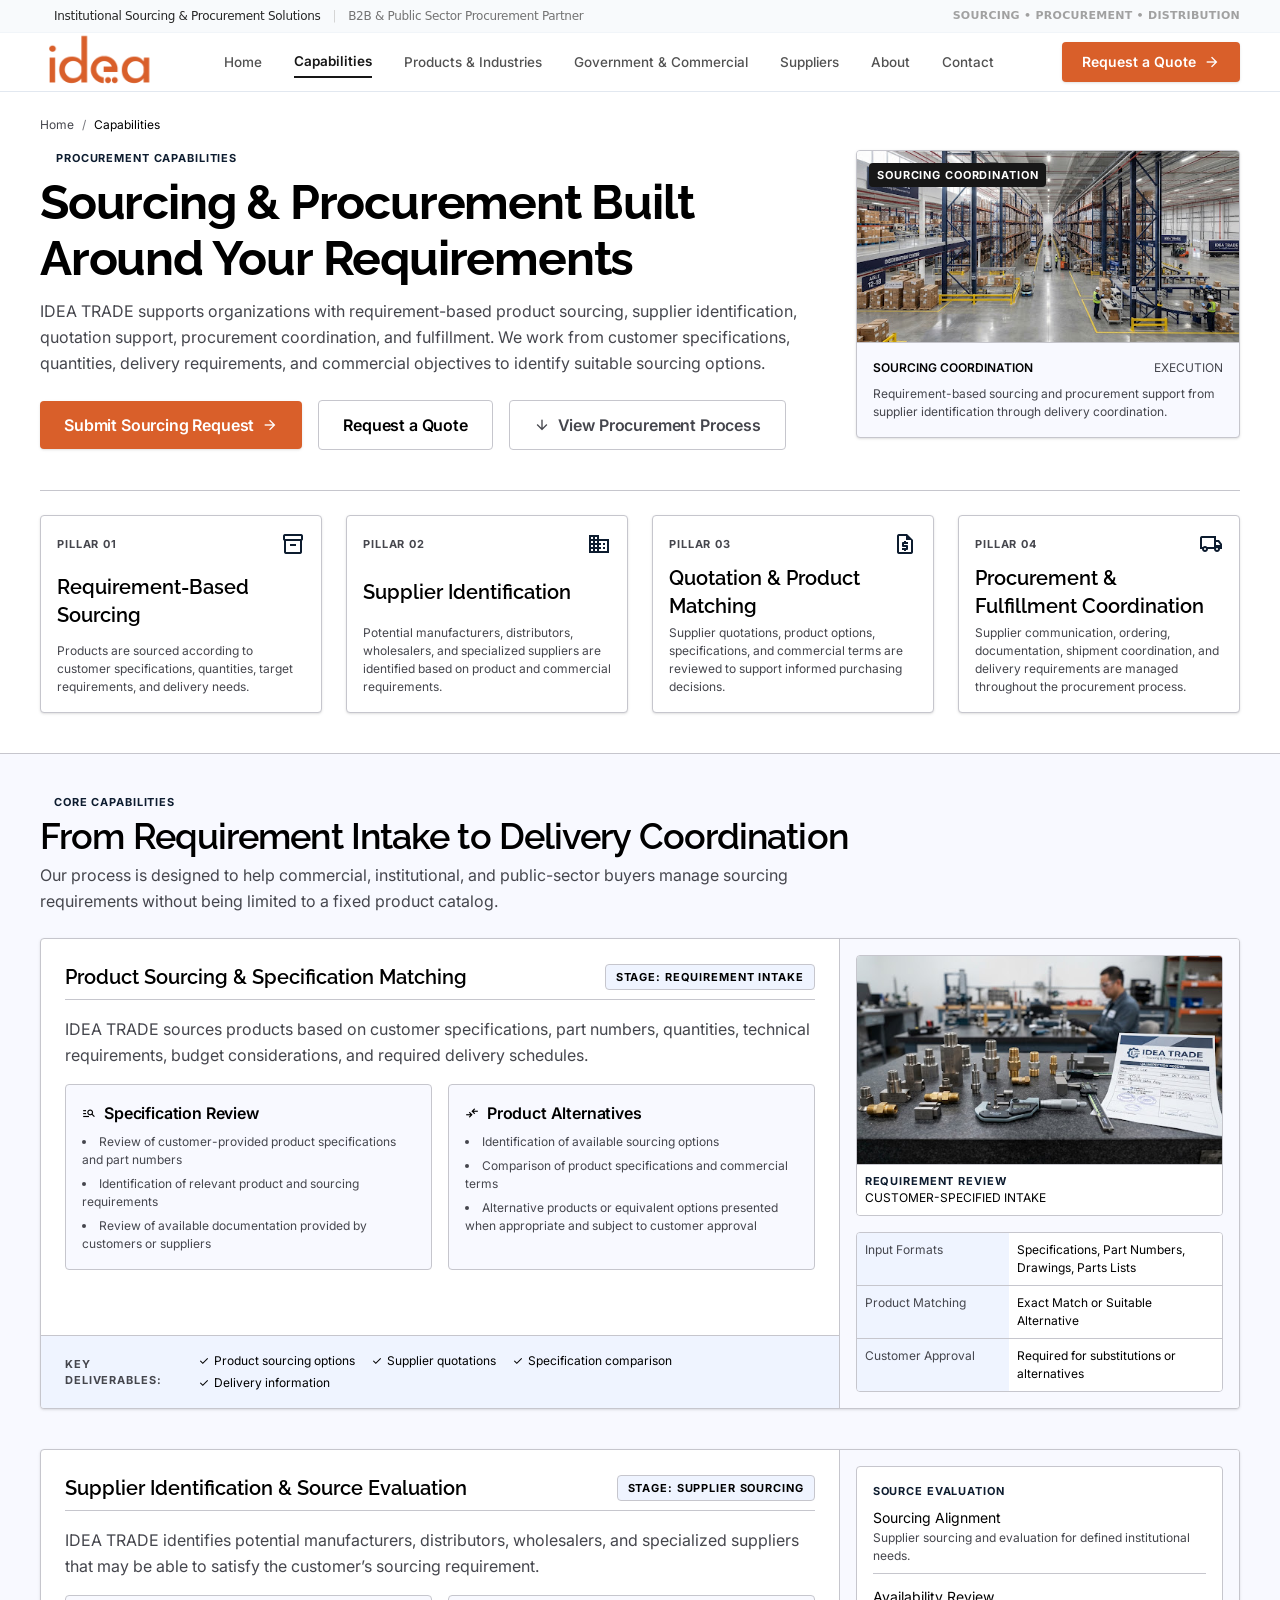
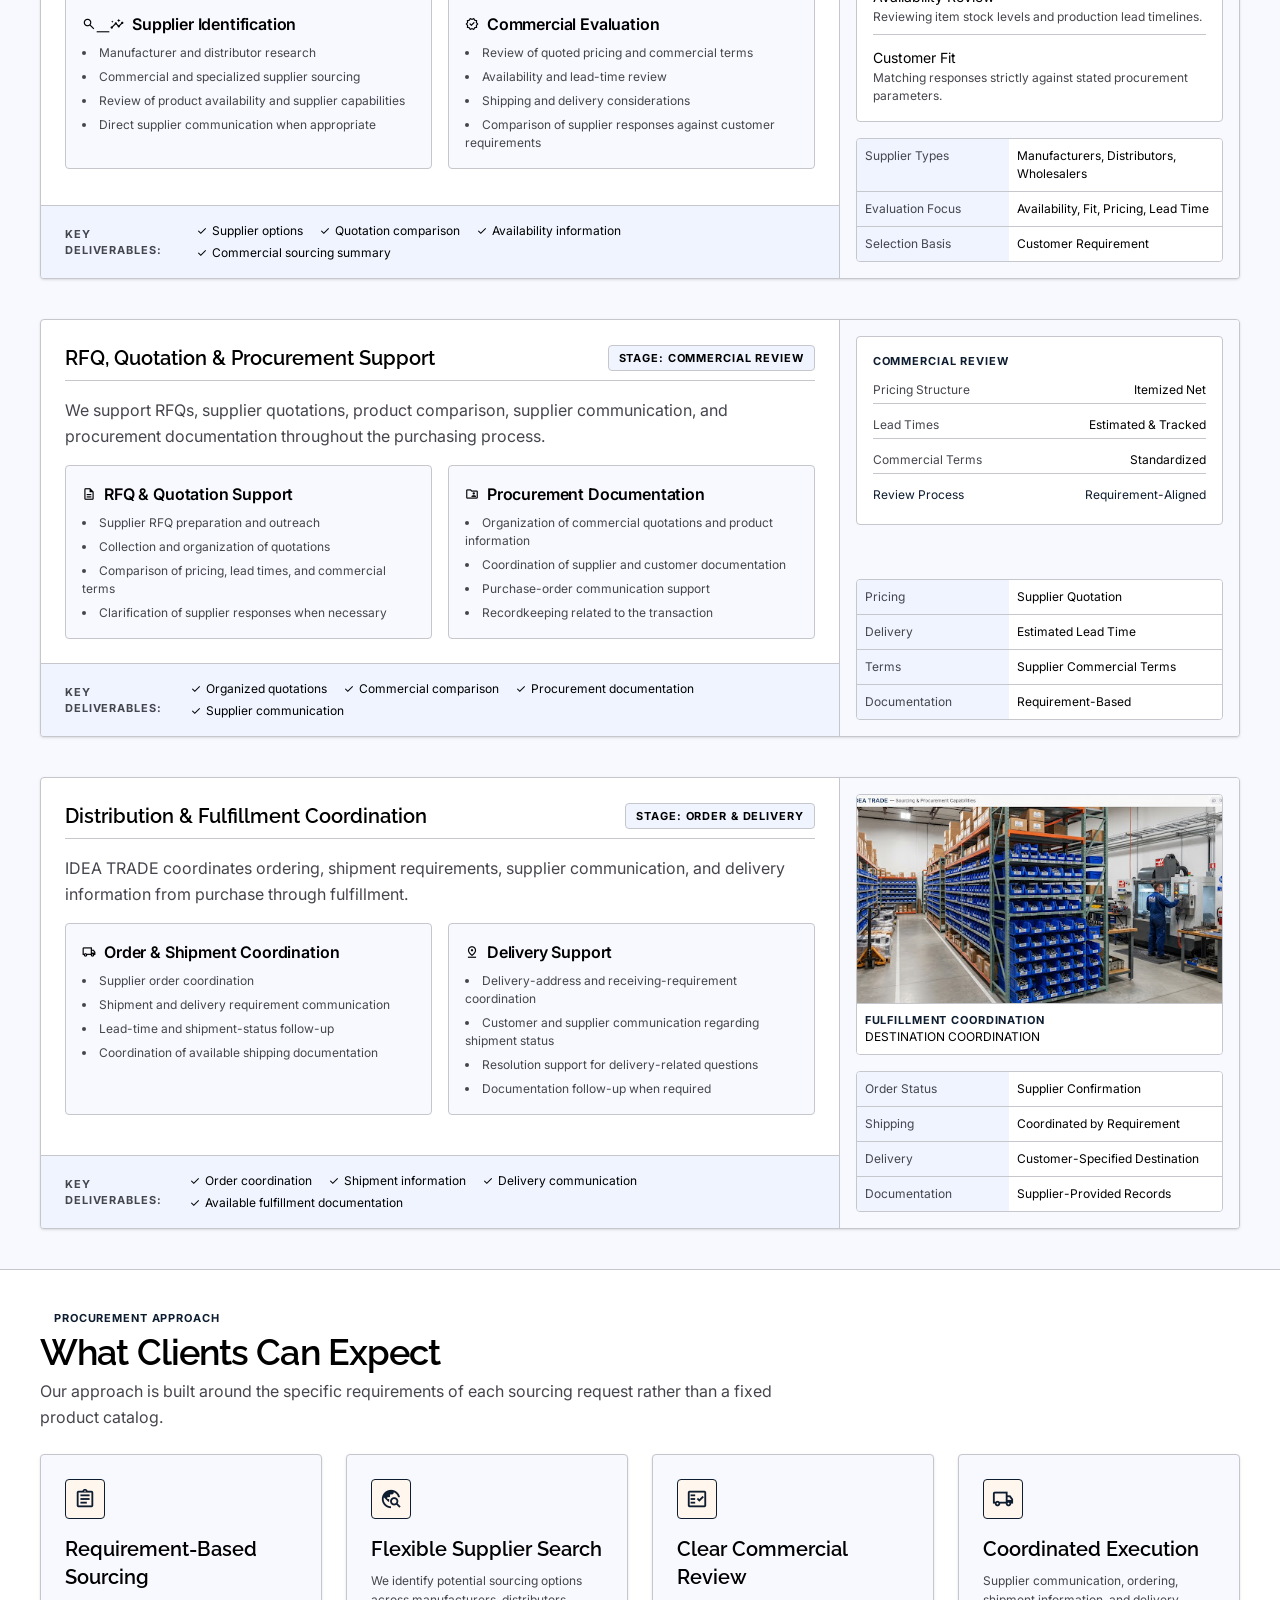
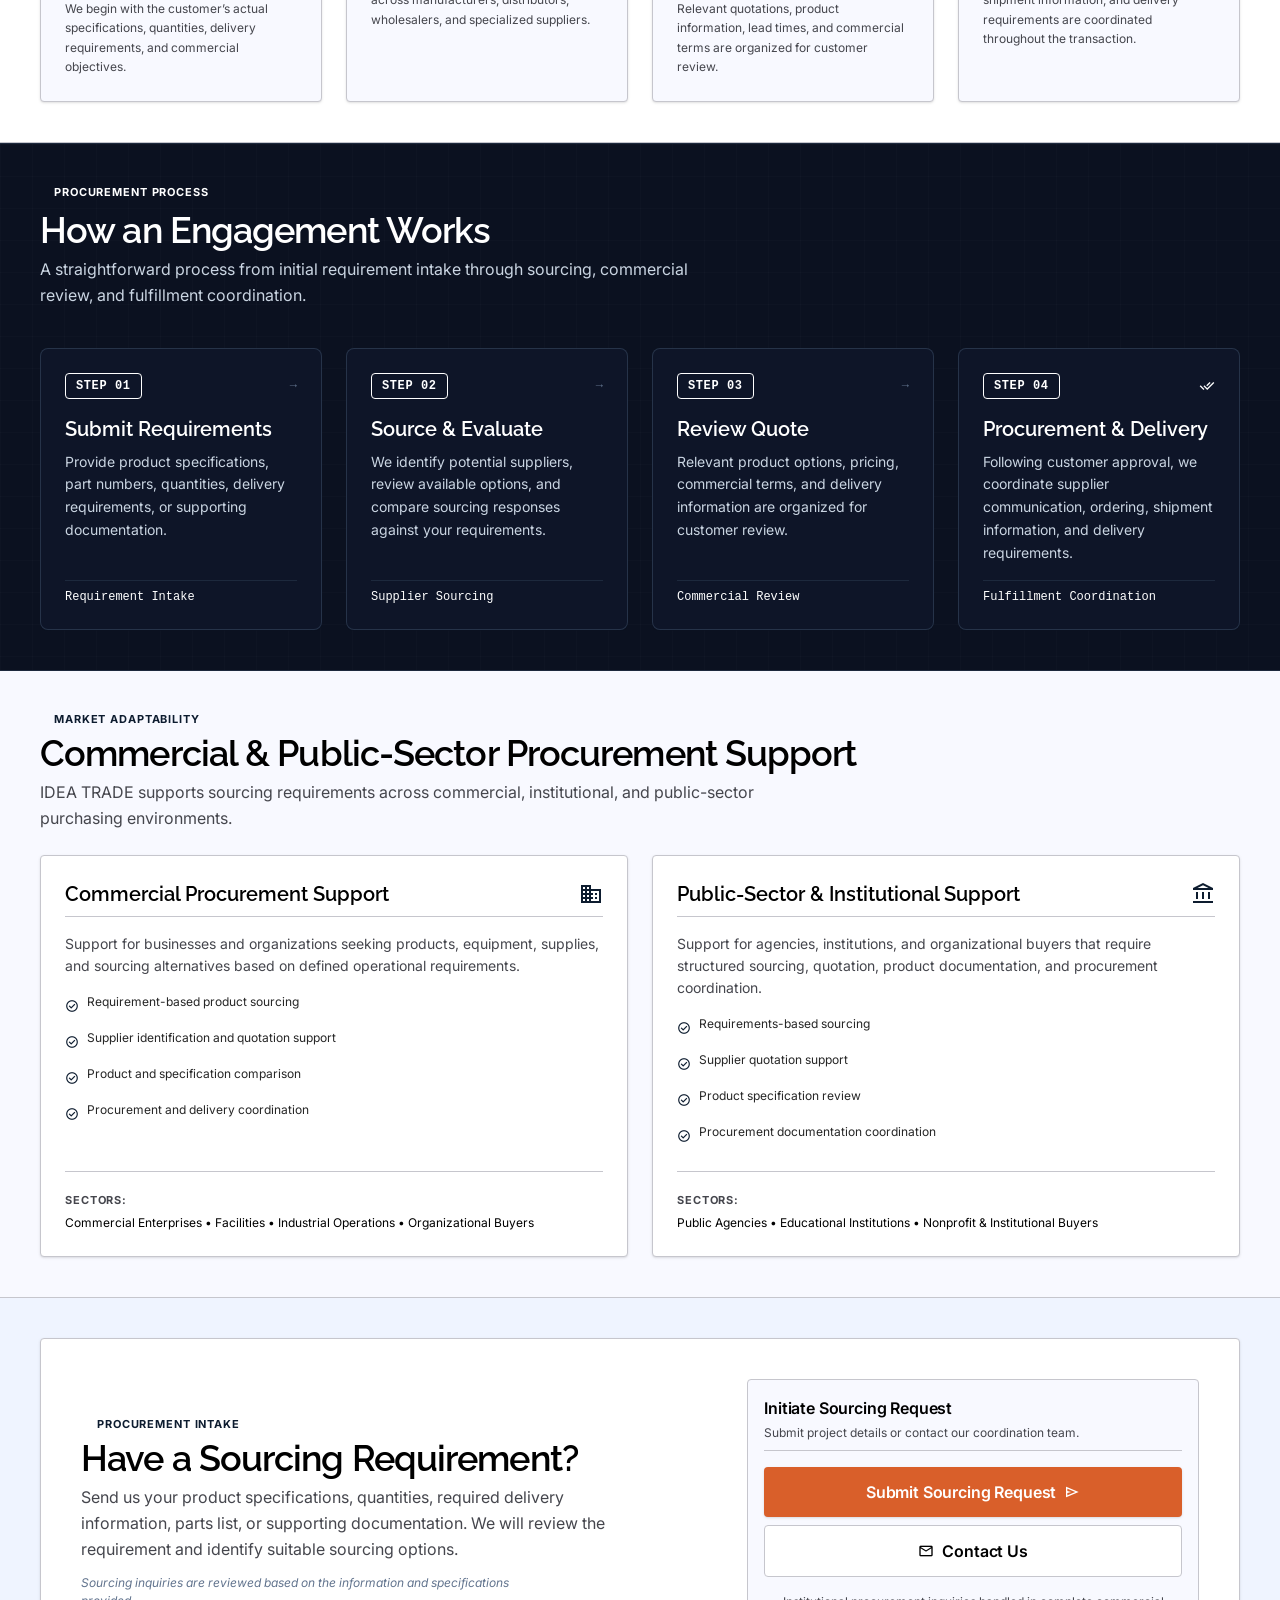
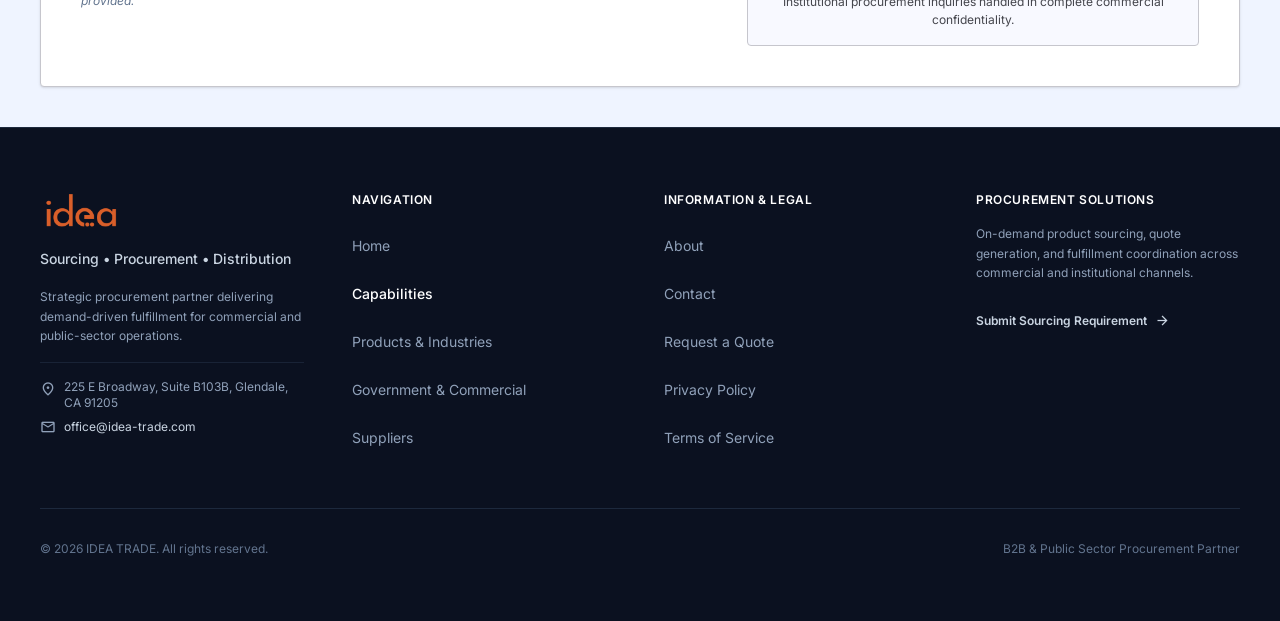
<file: capabilities/index.html>
<!DOCTYPE html>
<html lang="en"><head>
<meta charset="utf-8"/>
<meta content="width=device-width, initial-scale=1.0" name="viewport"/>
<title>Capabilities | IDEA TRADE</title>
<meta name="description" content="Explore IDEA TRADE capabilities for requirement review, supplier coordination, sourcing support, and practical procurement workflows.">
<link rel="icon" type="image/png" sizes="32x32" href="../favicon.png">
<link rel="apple-touch-icon" sizes="180x180" href="../apple-touch-icon.png">
<meta property="og:title" content="Capabilities | IDEA TRADE">
<meta property="og:description" content="Explore IDEA TRADE capabilities for requirement review, supplier coordination, sourcing support, and practical procurement workflows.">

<!-- Fonts -->
<link href="https://fonts.googleapis.com" rel="preconnect"/>
<link crossorigin="" href="https://fonts.gstatic.com" rel="preconnect"/>
<link href="https://fonts.googleapis.com/css2?family=Inter:wght@300;400;500;600;700&amp;family=Raleway:wght@500;600;700;800&amp;display=swap" rel="stylesheet"/>
<!-- Material Symbols -->
<link href="https://fonts.googleapis.com/css2?family=Material+Symbols+Outlined:wght,FILL@100..700,0..1&amp;display=swap" rel="stylesheet"/>
<!-- Tailwind CSS -->


<style>
    .material-symbols-outlined {
      font-variation-settings: 'FILL' 0, 'wght' 400, 'GRAD' 0, 'opsz' 24;
      display: inline-block;
      vertical-align: middle;
      line-height: 1;
    }
    .grid-pattern {
      background-size: 32px 32px;
      background-image: 
        linear-gradient(to right, rgba(255, 255, 255, 0.04) 1px, transparent 1px),
        linear-gradient(to bottom, rgba(255, 255, 255, 0.04) 1px, transparent 1px);
    }
  </style>
<link href="./base.css" rel="stylesheet"/><link href="./responsive.css?v=header-standard-1" rel="stylesheet"/><script defer src="./preview.js"></script></head>
<body class="bg-background text-on-surface font-body-md text-body-md antialiased selection:bg-brand-orange selection:text-white">
<!-- ================= TOP APP BAR (HOMEPAGE MATCHED) ================= -->
<header class="w-full bg-white/95 backdrop-blur-md border-b border-slate-200 sticky top-0 z-50">
<!-- Top Sub-Bar (Desktop only) -->
<div class="border-b border-slate-100 bg-[#f8fafc] hidden md:block">
<div class="max-w-7xl mx-auto px-margin py-2 flex items-center justify-between text-xs text-neutral-500 font-sans tracking-tight">
<div class="flex items-center gap-3">
<span class="inline-flex items-center gap-2 font-medium text-neutral-800">
<span class="w-1.5 h-1.5 rounded-full bg-brand-orange inline-block"></span>
        Institutional Sourcing &amp; Procurement Solutions
      </span>
<span class="text-neutral-300">|</span>
<span class="text-neutral-500">B2B &amp; Public Sector Procurement Partner</span>
</div>
<div class="flex items-center gap-6 font-medium text-neutral-600">
<span class="tracking-wide text-[11px] uppercase font-semibold text-neutral-400">Sourcing • Procurement • Distribution</span>
</div>
</div>
</div>
<!-- Main Navigation Bar -->
<div class="max-w-7xl mx-auto px-margin flex items-center justify-between h-16">
<!-- Brand Logo -->
<a class="flex items-center gap-3.5 group" href="../" target="_top"><img alt="IDEA TRADE" class="idt-header-logo object-contain shrink-0" src="./idea-trade-logo.png"/></a>
<!-- Navigation Links (hidden on mobile, visible md:flex) -->
<nav class="hidden md:flex items-center gap-6 lg:gap-8 text-[13.5px] font-medium text-neutral-600">
<a class="hover:text-neutral-900 transition-colors py-1 hover:border-b-2 hover:border-brand-orange" data-route="home" href="../" target="_top">Home</a>
<a class="text-neutral-900 font-semibold border-b-2 border-brand-orange py-1" data-route="capabilities" href="../capabilities/" target="_top">Capabilities</a>
<a class="hover:text-neutral-900 transition-colors py-1 hover:border-b-2 hover:border-brand-orange" data-route="products-industries" href="../products-industries/" target="_top">Products &amp; Industries</a>
<a class="hover:text-neutral-900 transition-colors py-1 hover:border-b-2 hover:border-brand-orange" data-route="government-commercial" href="../government-commercial/" target="_top">Government &amp; Commercial</a>
<a class="hover:text-neutral-900 transition-colors py-1 hover:border-b-2 hover:border-brand-orange" data-route="suppliers" href="../suppliers/" target="_top">Suppliers</a>
<a class="hover:text-neutral-900 transition-colors py-1 hover:border-b-2 hover:border-brand-orange" data-route="about" href="../about/" target="_top">About</a>
<a class="hover:text-neutral-900 transition-colors py-1 hover:border-b-2 hover:border-brand-orange" data-route="contact" href="../contact/" target="_top">Contact</a>
</nav>
<!-- Actions & Mobile Hamburger Menu -->
<div class="flex items-center gap-2 sm:gap-3 md:gap-4">
<!-- Mobile Compact Quote Button (< md) -->
<a class="md:hidden inline-flex items-center gap-1.5 bg-[#d95f2a] hover:bg-[#c24f1d] text-white px-3 py-2 rounded-lg text-xs font-semibold transition-all duration-200 shadow-sm" data-route="request-a-quote" href="../request-a-quote/#rfq-form">
<span class="">Quote</span>
<span class="material-symbols-outlined text-[14px]">arrow_forward</span>
</a>
<!-- Desktop 'Request a Quote' Button (md:) -->
<a class="hidden md:inline-flex items-center gap-2 bg-[#d95f2a] hover:bg-[#c24f1d] text-white px-5 py-2.5 rounded-lg text-sm font-semibold transition-all duration-200 shadow-sm hover:shadow" data-route="request-a-quote" href="../request-a-quote/#rfq-form">
<span class="">Request a Quote</span>
<span class="material-symbols-outlined text-[16px]">arrow_forward</span>
</a>
<!-- Mobile Hamburger Menu Button (40x40px touch target) -->
<button aria-label="Toggle mobile menu" class="md:hidden w-10 h-10 flex items-center justify-center rounded-lg border border-slate-200 text-neutral-800 hover:text-brand-orange hover:border-brand-orange/40 transition-colors focus:outline-none" id="mobile-nav-toggle" onclick="const drawer = document.getElementById('mobile-drawer'); drawer.classList.toggle('hidden');">
<span class="material-symbols-outlined text-[24px]">menu</span>
</button>
</div>
</div>
<!-- Collapsible Mobile Navigation Drawer -->
<div class="hidden md:hidden fixed inset-x-0 top-0 z-50 bg-white border-b border-slate-200 shadow-xl overflow-y-auto max-h-screen transition-all" id="mobile-drawer">
<!-- Mobile Drawer Header -->
<div class="flex items-center justify-between px-margin h-16 border-b border-slate-100">
<a class="flex items-center gap-3.5" href="../" target="_top"><img alt="IDEA TRADE" class="idt-header-logo object-contain shrink-0" src="./idea-trade-logo.png"/></a>
<button aria-label="Close mobile menu" class="w-10 h-10 flex items-center justify-center rounded-lg border border-slate-200 text-neutral-800 hover:text-brand-orange hover:border-brand-orange/40 transition-colors focus:outline-none" id="mobile-nav-close" onclick="document.getElementById('mobile-drawer').classList.add('hidden');">
<span class="material-symbols-outlined text-[24px]">close</span>
</button>
</div>
<!-- Mobile Nav Links List -->
<div class="px-margin py-6 flex flex-col space-y-1">
<a class="flex items-center h-12 px-3 rounded-lg text-neutral-700 hover:text-brand-orange hover:bg-neutral-50 text-[15px] font-medium transition-colors" data-route="home" href="../" onclick="document.getElementById('mobile-drawer').classList.add('hidden');" target="_top">Home</a>
<a class="flex items-center justify-between h-12 px-3 rounded-lg bg-orange-50/70 text-brand-orange font-semibold text-[15px] border-l-4 border-brand-orange transition-colors" data-route="capabilities" href="../capabilities/" onclick="document.getElementById('mobile-drawer').classList.add('hidden');" target="_top">
<span class="">Capabilities</span>
<span class="w-2 h-2 rounded-full bg-brand-orange"></span>
</a>
<a class="flex items-center h-12 px-3 rounded-lg text-neutral-700 hover:text-brand-orange hover:bg-neutral-50 text-[15px] font-medium transition-colors" data-route="products-industries" href="../products-industries/" onclick="document.getElementById('mobile-drawer').classList.add('hidden');" target="_top">Products &amp; Industries</a>
<a class="flex items-center h-12 px-3 rounded-lg text-neutral-700 hover:text-brand-orange hover:bg-neutral-50 text-[15px] font-medium transition-colors" data-route="government-commercial" href="../government-commercial/" onclick="document.getElementById('mobile-drawer').classList.add('hidden');" target="_top">Government &amp; Commercial</a>
<a class="flex items-center h-12 px-3 rounded-lg text-neutral-700 hover:text-brand-orange hover:bg-neutral-50 text-[15px] font-medium transition-colors" data-route="suppliers" href="../suppliers/" onclick="document.getElementById('mobile-drawer').classList.add('hidden');" target="_top">Suppliers</a>
<a class="flex items-center h-12 px-3 rounded-lg text-neutral-700 hover:text-brand-orange hover:bg-neutral-50 text-[15px] font-medium transition-colors" data-route="about" href="../about/" onclick="document.getElementById('mobile-drawer').classList.add('hidden');" target="_top">About</a>
<a class="flex items-center h-12 px-3 rounded-lg text-neutral-700 hover:text-brand-orange hover:bg-neutral-50 text-[15px] font-medium transition-colors" data-route="contact" href="../contact/" onclick="document.getElementById('mobile-drawer').classList.add('hidden');" target="_top">Contact</a>
<!-- Mobile Drawer Full-Width CTA -->
<div class="pt-4 mt-2 border-t border-slate-100 flex flex-col gap-3">
<a class="w-full flex items-center justify-center gap-2 bg-[#d95f2a] hover:bg-[#c24f1d] text-white py-3 px-4 rounded-lg font-semibold text-sm transition-all shadow-sm" data-route="request-a-quote" href="../request-a-quote/#rfq-form" onclick="document.getElementById('mobile-drawer').classList.add('hidden');">
<span class="">Request a Quote</span>
<span class="material-symbols-outlined text-[16px]">arrow_forward</span>
</a>
<div class="text-center text-xs text-neutral-500 py-1">
Strategic Sourcing &amp; Procurement Solutions
</div>
</div>
</div>
</div>
</header>
<main class="w-full">
<!-- ================= BREADCRUMB & HERO SECTION ================= -->
<section class="bg-surface-container-lowest border-b border-outline-variant pt-space-lg pb-space-xl">
<div class="max-w-7xl mx-auto px-margin">
<!-- Breadcrumb -->
<div class="flex items-center gap-2 mb-space-md text-on-surface-variant text-body-sm font-body-sm">
<a class="hover:text-primary transition-colors" data-route="home" href="../" target="_top">Home</a>
<span class="text-outline">/</span>
<span class="text-primary font-title-md">Capabilities</span>
</div>
<!-- Main Title & Architecture Statement -->
<div class="grid grid-cols-1 lg:grid-cols-12 gap-gutter items-start">
<div class="lg:col-span-8 flex flex-col gap-space-sm">
<div class="flex items-center gap-2 text-brand-orange font-label-caps text-label-caps">
<span class="w-2 h-2 rounded-full bg-brand-orange"></span>
              PROCUREMENT CAPABILITIES
            </div>
<h1 class="text-display-hero-mobile md:text-display-hero font-display-hero text-primary tracking-tight">
              Sourcing &amp; Procurement Built Around Your Requirements
            </h1>
<p class="text-on-surface-variant font-body-lg text-body-lg max-w-3xl pt-space-xs">
              IDEA TRADE supports organizations with requirement-based product sourcing, supplier identification, quotation support, procurement coordination, and fulfillment. We work from customer specifications, quantities, delivery requirements, and commercial objectives to identify suitable sourcing options.
            </p>
<div class="flex flex-wrap items-center gap-space-md pt-space-md">
<a class="bg-[#d95f2a] hover:bg-[#c24f1d] text-white font-title-md text-title-md px-space-lg py-3 rounded-lg transition-colors flex items-center gap-2 shadow-sm" data-route="sourcing-request" href="../sourcing-request/#sourcing-form" target="_top">
<span class="">Submit Sourcing Request</span>
<span class="material-symbols-outlined text-title-md">arrow_forward</span>
</a>
<a class="bg-surface-container-lowest border border-outline-variant text-primary hover:bg-surface hover:border-primary font-title-md text-title-md px-space-lg py-3 rounded-lg transition-colors flex items-center gap-2" data-route="request-a-quote" href="../request-a-quote/index.html#rfq-form">
<span class="">Request a Quote</span>
</a>
<a class="bg-surface-container-lowest border border-outline-variant text-on-surface-variant hover:text-primary hover:bg-surface hover:border-primary font-title-md text-title-md px-space-lg py-3 rounded-lg transition-colors flex items-center gap-2" href="#process">
<span class="material-symbols-outlined text-title-md">arrow_downward</span>
<span class="">View Procurement Process</span>
</a>
</div>
</div>
<!-- Hero Image & Operational Context Card -->
<div class="lg:col-span-4 mt-space-md lg:mt-0">
<div class="border border-outline-variant rounded-lg overflow-hidden bg-surface shadow-sm">
<div class="relative h-48 w-full border-b border-outline-variant overflow-hidden">
<img class="w-full h-full object-cover" data-alt="A clean, modern commercial logistics distribution hub photographed in clear light. The expansive warehouse space features tall structural steel frames, organized industrial pallet racking, and high-bay lighting casting crisp reflections on the polished concrete floor. The image conveys operational precision, technical discipline, and high-capacity institutional supply chain logistics with deep navy structural tones and crisp steel surfaces." alt="A clean, modern commercial logistics distribution hub photographed in clear light. The expansive warehouse space features tall structural steel frames, organized industrial pallet racking, and high-bay lighting casting crisp reflections on the polished concrete floor. The image conveys operational precision, technical discipline, and high-capacity institutional supply chain logistics with deep navy structural tones and crisp steel surfaces." src="./asset-external-02.jpg"/>
<div class="absolute top-3 left-3 bg-neutral-900 text-white text-label-caps font-label-caps px-2 py-1 rounded">
                  SOURCING COORDINATION
                </div>
</div>
<div class="p-space-md flex flex-col gap-2">
<div class="flex items-center justify-between text-body-sm font-code-num text-on-surface-variant">
<span class="font-semibold text-primary">SOURCING COORDINATION</span>
<span class="text-brand-orange font-title-md">EXECUTION</span>
</div>
<div class="text-body-sm font-body-sm text-on-surface-variant">
                  Requirement-based sourcing and procurement support from supplier identification through delivery coordination.
                </div>
</div>
</div>
</div>
</div>
<!-- Metric Anchors Strip (4 Capability Pillars) -->
<div class="grid grid-cols-1 sm:grid-cols-2 lg:grid-cols-4 gap-gutter mt-space-xl pt-space-lg border-t border-outline-variant">
<div class="border border-outline-variant bg-surface-container-lowest p-space-md rounded-lg flex flex-col justify-between shadow-sm">
<div class="flex items-center justify-between text-brand-orange mb-2">
<span class="font-label-caps text-label-caps text-on-surface-variant">PILLAR 01</span>
<span class="material-symbols-outlined">inventory_2</span>
</div>
<div class="font-headline-sm text-headline-sm text-primary">Requirement-Based Sourcing</div>
<p class="text-body-sm font-body-sm text-on-surface-variant mt-1">Products are sourced according to customer specifications, quantities, target requirements, and delivery needs.</p>
</div>
<div class="border border-outline-variant bg-surface-container-lowest p-space-md rounded-lg flex flex-col justify-between shadow-sm">
<div class="flex items-center justify-between text-brand-orange mb-2">
<span class="font-label-caps text-label-caps text-on-surface-variant">PILLAR 02</span>
<span class="material-symbols-outlined">domain</span>
</div>
<div class="font-headline-sm text-headline-sm text-primary">Supplier Identification</div>
<p class="text-body-sm font-body-sm text-on-surface-variant mt-1">Potential manufacturers, distributors, wholesalers, and specialized suppliers are identified based on product and commercial requirements.</p>
</div>
<div class="border border-outline-variant bg-surface-container-lowest p-space-md rounded-lg flex flex-col justify-between shadow-sm">
<div class="flex items-center justify-between text-brand-orange mb-2">
<span class="font-label-caps text-label-caps text-on-surface-variant">PILLAR 03</span>
<span class="material-symbols-outlined">request_quote</span>
</div>
<div class="font-headline-sm text-headline-sm text-primary">Quotation &amp; Product Matching</div>
<p class="text-body-sm font-body-sm text-on-surface-variant mt-1">Supplier quotations, product options, specifications, and commercial terms are reviewed to support informed purchasing decisions.</p>
</div>
<div class="border border-outline-variant bg-surface-container-lowest p-space-md rounded-lg flex flex-col justify-between shadow-sm">
<div class="flex items-center justify-between text-brand-orange mb-2">
<span class="font-label-caps text-label-caps text-on-surface-variant">PILLAR 04</span>
<span class="material-symbols-outlined">local_shipping</span>
</div>
<div class="font-headline-sm text-headline-sm text-primary">Procurement &amp; Fulfillment Coordination</div>
<p class="text-body-sm font-body-sm text-on-surface-variant mt-1">Supplier communication, ordering, documentation, shipment coordination, and delivery requirements are managed throughout the procurement process.</p>
</div>
</div>
</div>
</section>
<!-- ================= COMPREHENSIVE BREAKDOWN OF THE 4 CORE CAPABILITIES ================= -->
<section class="max-w-7xl mx-auto px-margin py-space-xl">
<div class="mb-space-lg">
<div class="text-brand-orange font-label-caps text-label-caps flex items-center gap-2 mb-1">
<span class="w-1.5 h-1.5 rounded-full bg-brand-orange"></span>
          CORE CAPABILITIES
        </div>
<h2 class="text-headline-lg-mobile md:text-headline-lg font-headline-lg text-primary tracking-tight">
          From Requirement Intake to Delivery Coordination
        </h2>
<p class="text-on-surface-variant font-body-lg text-body-lg max-w-3xl mt-1">
          Our process is designed to help commercial, institutional, and public-sector buyers manage sourcing requirements without being limited to a fixed product catalog.
        </p>
</div>
<div class="flex flex-col gap-space-xl">
<!-- 01. PRODUCT SOURCING -->
<article class="bg-surface-container-lowest border border-outline-variant rounded-lg overflow-hidden grid grid-cols-1 lg:grid-cols-12 shadow-sm">
<div class="lg:col-span-8 p-space-lg flex flex-col justify-between border-b lg:border-b-0 lg:border-r border-outline-variant">
<div>
<div class="flex items-center justify-between border-b border-outline-variant pb-space-sm mb-space-md">
<span class="font-headline-sm text-headline-sm text-primary">Product Sourcing &amp; Specification Matching</span>
<span class="bg-surface-container-low text-primary px-2.5 py-1 rounded text-label-caps font-label-caps border border-outline-variant">STAGE: REQUIREMENT INTAKE</span>
</div>
<p class="text-on-surface-variant font-body-lg text-body-lg mb-space-md">
                IDEA TRADE sources products based on customer specifications, part numbers, quantities, technical requirements, budget considerations, and required delivery schedules.
              </p>
<!-- Scope & Focus Grid -->
<div class="grid grid-cols-1 md:grid-cols-2 gap-space-md mt-space-md">
<div class="border border-outline-variant p-space-md rounded bg-surface">
<div class="font-title-md text-title-md text-primary mb-2 flex items-center gap-2">
<span class="material-symbols-outlined text-brand-orange text-body-md">manage_search</span>
<span class="">Specification Review</span>
</div>
<ul class="text-body-sm font-body-sm text-on-surface-variant space-y-1.5 list-disc list-inside">
<li class="">Review of customer-provided product specifications and part numbers</li>
<li class="">Identification of relevant product and sourcing requirements</li>
<li class="">Review of available documentation provided by customers or suppliers</li>
</ul>
</div>
<div class="border border-outline-variant p-space-md rounded bg-surface">
<div class="font-title-md text-title-md text-primary mb-2 flex items-center gap-2">
<span class="material-symbols-outlined text-brand-orange text-body-md">compare_arrows</span>
<span class="">Product Alternatives</span>
</div>
<ul class="text-body-sm font-body-sm text-on-surface-variant space-y-1.5 list-disc list-inside">
<li class="">Identification of available sourcing options</li>
<li class="">Comparison of product specifications and commercial terms</li>
<li class="">Alternative products or equivalent options presented when appropriate and subject to customer approval</li>
</ul>
</div>
</div>
</div>
<!-- Deliverables Tabular Bar -->
<div class="mt-space-lg pt-space-md border-t border-outline-variant bg-surface-container-low -mx-space-lg -mb-space-lg px-space-lg py-space-md flex flex-col md:flex-row md:items-center justify-between gap-space-sm">
<div class="text-label-caps font-label-caps text-on-surface-variant">KEY DELIVERABLES:</div>
<div class="text-body-sm font-title-md text-primary flex flex-wrap gap-x-4 gap-y-1">
<span class="flex items-center gap-1"><span class="material-symbols-outlined text-brand-orange text-body-sm">check</span> Product sourcing options</span>
<span class="flex items-center gap-1"><span class="material-symbols-outlined text-brand-orange text-body-sm">check</span> Supplier quotations</span>
<span class="flex items-center gap-1"><span class="material-symbols-outlined text-brand-orange text-body-sm">check</span> Specification comparison</span>
<span class="flex items-center gap-1"><span class="material-symbols-outlined text-brand-orange text-body-sm">check</span> Delivery information</span>
</div>
</div>
</div>
<!-- Side Spec Panel -->
<div class="lg:col-span-4 bg-surface p-space-md flex flex-col justify-between">
<div class="border border-outline-variant rounded overflow-hidden">
<img class="w-full h-52 object-cover" data-alt="Technical precision components and metal machined hardware arranged systematically on a dark granite inspection surface in a quality control testing room. Close-up detailed view of OEM steel valves, brass fittings, calibrated micrometer gages, and inspection test documentation, bathed in crisp institutional lighting with navy and slate gray tones to reflect aerospace and industrial grade manufacturing standards." alt="Technical precision components and metal machined hardware arranged systematically on a dark granite inspection surface in a quality control testing room. Close-up detailed view of OEM steel valves, brass fittings, calibrated micrometer gages, and inspection test documentation, bathed in crisp institutional lighting with navy and slate gray tones to reflect aerospace and industrial grade manufacturing standards." src="./asset-external-03.jpg"/>
<div class="p-space-sm bg-surface-container-lowest border-t border-outline-variant">
<div class="text-label-caps font-label-caps text-brand-orange">REQUIREMENT REVIEW</div>
<div class="text-body-sm font-code-num text-primary">CUSTOMER-SPECIFIED INTAKE</div>
</div>
</div>
<!-- Specification Parameter Sheet -->
<div class="mt-space-md border border-outline-variant rounded overflow-hidden text-body-sm font-code-num">
<div class="grid grid-cols-12 border-b border-outline-variant">
<div class="col-span-5 bg-surface-container-low p-2 text-on-surface-variant">Input Formats</div>
<div class="col-span-7 bg-surface-container-lowest p-2 text-primary">Specifications, Part Numbers, Drawings, Parts Lists</div>
</div>
<div class="grid grid-cols-12 border-b border-outline-variant">
<div class="col-span-5 bg-surface-container-low p-2 text-on-surface-variant">Product Matching</div>
<div class="col-span-7 bg-surface-container-lowest p-2 text-primary">Exact Match or Suitable Alternative</div>
</div>
<div class="grid grid-cols-12">
<div class="col-span-5 bg-surface-container-low p-2 text-on-surface-variant">Customer Approval</div>
<div class="col-span-7 bg-surface-container-lowest p-2 text-primary">Required for substitutions or alternatives</div>
</div>
</div>
</div>
</article>
<!-- 02. SUPPLIER IDENTIFICATION & VETTING -->
<article class="bg-surface-container-lowest border border-outline-variant rounded-lg overflow-hidden grid grid-cols-1 lg:grid-cols-12 shadow-sm">
<div class="lg:col-span-8 p-space-lg flex flex-col justify-between border-b lg:border-b-0 lg:border-r border-outline-variant">
<div>
<div class="flex items-center justify-between border-b border-outline-variant pb-space-sm mb-space-md">
<span class="font-headline-sm text-headline-sm text-primary">Supplier Identification &amp; Source Evaluation</span>
<span class="bg-surface-container-low text-primary px-2.5 py-1 rounded text-label-caps font-label-caps border border-outline-variant">STAGE: SUPPLIER SOURCING</span>
</div>
<p class="text-on-surface-variant font-body-lg text-body-lg mb-space-md">
                IDEA TRADE identifies potential manufacturers, distributors, wholesalers, and specialized suppliers that may be able to satisfy the customer’s sourcing requirement.
              </p>
<!-- Scope & Focus Grid -->
<div class="grid grid-cols-1 md:grid-cols-2 gap-space-md mt-space-md">
<div class="border border-outline-variant p-space-md rounded bg-surface">
<div class="font-title-md text-title-md text-primary mb-2 flex items-center gap-2">
<span class="material-symbols-outlined text-brand-orange text-body-md">search_insights</span>
<span class="">Supplier Identification</span>
</div>
<ul class="text-body-sm font-body-sm text-on-surface-variant space-y-1.5 list-disc list-inside">
<li class="">Manufacturer and distributor research</li>
<li class="">Commercial and specialized supplier sourcing</li>
<li class="">Review of product availability and supplier capabilities</li>
<li class="">Direct supplier communication when appropriate</li>
</ul>
</div>
<div class="border border-outline-variant p-space-md rounded bg-surface">
<div class="font-title-md text-title-md text-primary mb-2 flex items-center gap-2">
<span class="material-symbols-outlined text-brand-orange text-body-md">verified</span>
<span class="">Commercial Evaluation</span>
</div>
<ul class="text-body-sm font-body-sm text-on-surface-variant space-y-1.5 list-disc list-inside">
<li class="">Review of quoted pricing and commercial terms</li>
<li class="">Availability and lead-time review</li>
<li class="">Shipping and delivery considerations</li>
<li class="">Comparison of supplier responses against customer requirements</li>
</ul>
</div>
</div>
</div>
<!-- Deliverables Tabular Bar -->
<div class="mt-space-lg pt-space-md border-t border-outline-variant bg-surface-container-low -mx-space-lg -mb-space-lg px-space-lg py-space-md flex flex-col md:flex-row md:items-center justify-between gap-space-sm">
<div class="text-label-caps font-label-caps text-on-surface-variant">KEY DELIVERABLES:</div>
<div class="text-body-sm font-title-md text-primary flex flex-wrap gap-x-4 gap-y-1">
<span class="flex items-center gap-1"><span class="material-symbols-outlined text-brand-orange text-body-sm">check</span> Supplier options</span>
<span class="flex items-center gap-1"><span class="material-symbols-outlined text-brand-orange text-body-sm">check</span> Quotation comparison</span>
<span class="flex items-center gap-1"><span class="material-symbols-outlined text-brand-orange text-body-sm">check</span> Availability information</span>
<span class="flex items-center gap-1"><span class="material-symbols-outlined text-brand-orange text-body-sm">check</span> Commercial sourcing summary</span>
</div>
</div>
</div>
<!-- Parameter Summary Panel -->
<div class="lg:col-span-4 bg-surface p-space-md flex flex-col justify-between">
<div class="border border-outline-variant rounded bg-surface-container-lowest p-space-md">
<div class="text-label-caps font-label-caps text-brand-orange mb-2">SOURCE EVALUATION</div>
<div class="space-y-3">
<div class="border-b border-outline-variant pb-2">
<div class="font-title-md text-body-md text-primary">Sourcing Alignment</div>
<p class="text-body-sm text-on-surface-variant">Supplier sourcing and evaluation for defined institutional needs.</p>
</div>
<div class="border-b border-outline-variant pb-2">
<div class="font-title-md text-body-md text-primary">Availability Review</div>
<p class="text-body-sm text-on-surface-variant">Reviewing item stock levels and production lead timelines.</p>
</div>
<div>
<div class="font-title-md text-body-md text-primary">Customer Fit</div>
<p class="text-body-sm text-on-surface-variant">Matching responses strictly against stated procurement parameters.</p>
</div>
</div>
</div>
<div class="mt-space-md border border-outline-variant rounded overflow-hidden text-body-sm font-code-num">
<div class="grid grid-cols-12 border-b border-outline-variant">
<div class="col-span-5 bg-surface-container-low p-2 text-on-surface-variant">Supplier Types</div>
<div class="col-span-7 bg-surface-container-lowest p-2 text-primary">Manufacturers, Distributors, Wholesalers</div>
</div>
<div class="grid grid-cols-12 border-b border-outline-variant">
<div class="col-span-5 bg-surface-container-low p-2 text-on-surface-variant">Evaluation Focus</div>
<div class="col-span-7 bg-surface-container-lowest p-2 text-primary">Availability, Fit, Pricing, Lead Time</div>
</div>
<div class="grid grid-cols-12">
<div class="col-span-5 bg-surface-container-low p-2 text-on-surface-variant">Selection Basis</div>
<div class="col-span-7 bg-surface-container-lowest p-2 text-primary">Customer Requirement</div>
</div>
</div>
</div>
</article>
<!-- 03. PROCUREMENT SUPPORT & RFQ ADMINISTRATION -->
<article class="bg-surface-container-lowest border border-outline-variant rounded-lg overflow-hidden grid grid-cols-1 lg:grid-cols-12 shadow-sm">
<div class="lg:col-span-8 p-space-lg flex flex-col justify-between border-b lg:border-b-0 lg:border-r border-outline-variant">
<div>
<div class="flex items-center justify-between border-b border-outline-variant pb-space-sm mb-space-md">
<span class="font-headline-sm text-headline-sm text-primary">RFQ, Quotation &amp; Procurement Support</span>
<span class="bg-surface-container-low text-primary px-2.5 py-1 rounded text-label-caps font-label-caps border border-outline-variant">STAGE: COMMERCIAL REVIEW</span>
</div>
<p class="text-on-surface-variant font-body-lg text-body-lg mb-space-md">
                We support RFQs, supplier quotations, product comparison, supplier communication, and procurement documentation throughout the purchasing process.
              </p>
<!-- Scope & Focus Grid -->
<div class="grid grid-cols-1 md:grid-cols-2 gap-space-md mt-space-md">
<div class="border border-outline-variant p-space-md rounded bg-surface">
<div class="font-title-md text-title-md text-primary mb-2 flex items-center gap-2">
<span class="material-symbols-outlined text-brand-orange text-body-md">description</span>
<span class="">RFQ &amp; Quotation Support</span>
</div>
<ul class="text-body-sm font-body-sm text-on-surface-variant space-y-1.5 list-disc list-inside">
<li class="">Supplier RFQ preparation and outreach</li>
<li class="">Collection and organization of quotations</li>
<li class="">Comparison of pricing, lead times, and commercial terms</li>
<li class="">Clarification of supplier responses when necessary</li>
</ul>
</div>
<div class="border border-outline-variant p-space-md rounded bg-surface">
<div class="font-title-md text-title-md text-primary mb-2 flex items-center gap-2">
<span class="material-symbols-outlined text-brand-orange text-body-md">folder_shared</span>
<span class="">Procurement Documentation</span>
</div>
<ul class="text-body-sm font-body-sm text-on-surface-variant space-y-1.5 list-disc list-inside">
<li class="">Organization of commercial quotations and product information</li>
<li class="">Coordination of supplier and customer documentation</li>
<li class="">Purchase-order communication support</li>
<li class="">Recordkeeping related to the transaction</li>
</ul>
</div>
</div>
</div>
<!-- Deliverables Tabular Bar -->
<div class="mt-space-lg pt-space-md border-t border-outline-variant bg-surface-container-low -mx-space-lg -mb-space-lg px-space-lg py-space-md flex flex-col md:flex-row md:items-center justify-between gap-space-sm">
<div class="text-label-caps font-label-caps text-on-surface-variant">KEY DELIVERABLES:</div>
<div class="text-body-sm font-title-md text-primary flex flex-wrap gap-x-4 gap-y-1">
<span class="flex items-center gap-1"><span class="material-symbols-outlined text-brand-orange text-body-sm">check</span> Organized quotations</span>
<span class="flex items-center gap-1"><span class="material-symbols-outlined text-brand-orange text-body-sm">check</span> Commercial comparison</span>
<span class="flex items-center gap-1"><span class="material-symbols-outlined text-brand-orange text-body-sm">check</span> Procurement documentation</span>
<span class="flex items-center gap-1"><span class="material-symbols-outlined text-brand-orange text-body-sm">check</span> Supplier communication</span>
</div>
</div>
</div>
<!-- Parameter Summary Panel -->
<div class="lg:col-span-4 bg-surface p-space-md flex flex-col justify-between">
<div class="border border-outline-variant rounded bg-surface-container-lowest p-space-md">
<div class="text-label-caps font-label-caps text-brand-orange mb-2">COMMERCIAL REVIEW</div>
<div class="space-y-2 font-code-num text-body-sm">
<div class="flex justify-between py-1 border-b border-outline-variant">
<span class="text-on-surface-variant">Pricing Structure</span>
<span class="text-primary font-title-md">Itemized Net</span>
</div>
<div class="flex justify-between py-1 border-b border-outline-variant">
<span class="text-on-surface-variant">Lead Times</span>
<span class="text-primary font-title-md">Estimated &amp; Tracked</span>
</div>
<div class="flex justify-between py-1 border-b border-outline-variant">
<span class="text-on-surface-variant">Commercial Terms</span>
<span class="text-primary font-title-md">Standardized</span>
</div>
<div class="flex justify-between py-1 text-brand-orange font-title-md">
<span class="">Review Process</span>
<span class="">Requirement-Aligned</span>
</div>
</div>
</div>
<div class="mt-space-md border border-outline-variant rounded overflow-hidden text-body-sm font-code-num">
<div class="grid grid-cols-12 border-b border-outline-variant">
<div class="col-span-5 bg-surface-container-low p-2 text-on-surface-variant">Pricing</div>
<div class="col-span-7 bg-surface-container-lowest p-2 text-primary">Supplier Quotation</div>
</div>
<div class="grid grid-cols-12 border-b border-outline-variant">
<div class="col-span-5 bg-surface-container-low p-2 text-on-surface-variant">Delivery</div>
<div class="col-span-7 bg-surface-container-lowest p-2 text-primary">Estimated Lead Time</div>
</div>
<div class="grid grid-cols-12 border-b border-outline-variant">
<div class="col-span-5 bg-surface-container-low p-2 text-on-surface-variant">Terms</div>
<div class="col-span-7 bg-surface-container-lowest p-2 text-primary">Supplier Commercial Terms</div>
</div>
<div class="grid grid-cols-12">
<div class="col-span-5 bg-surface-container-low p-2 text-on-surface-variant">Documentation</div>
<div class="col-span-7 bg-surface-container-lowest p-2 text-primary">Requirement-Based</div>
</div>
</div>
</div>
</article>
<!-- 04. DISTRIBUTION, FULFILLMENT & LOGISTICS -->
<article class="bg-surface-container-lowest border border-outline-variant rounded-lg overflow-hidden grid grid-cols-1 lg:grid-cols-12 shadow-sm">
<div class="lg:col-span-8 p-space-lg flex flex-col justify-between border-b lg:border-b-0 lg:border-r border-outline-variant">
<div>
<div class="flex items-center justify-between border-b border-outline-variant pb-space-sm mb-space-md">
<span class="font-headline-sm text-headline-sm text-primary">Distribution &amp; Fulfillment Coordination</span>
<span class="bg-surface-container-low text-primary px-2.5 py-1 rounded text-label-caps font-label-caps border border-outline-variant">STAGE: ORDER &amp; DELIVERY</span>
</div>
<p class="text-on-surface-variant font-body-lg text-body-lg mb-space-md">
                IDEA TRADE coordinates ordering, shipment requirements, supplier communication, and delivery information from purchase through fulfillment.
              </p>
<!-- Scope & Focus Grid -->
<div class="grid grid-cols-1 md:grid-cols-2 gap-space-md mt-space-md">
<div class="border border-outline-variant p-space-md rounded bg-surface">
<div class="font-title-md text-title-md text-primary mb-2 flex items-center gap-2">
<span class="material-symbols-outlined text-brand-orange text-body-md">local_shipping</span>
<span class="">Order &amp; Shipment Coordination</span>
</div>
<ul class="text-body-sm font-body-sm text-on-surface-variant space-y-1.5 list-disc list-inside">
<li class="">Supplier order coordination</li>
<li class="">Shipment and delivery requirement communication</li>
<li class="">Lead-time and shipment-status follow-up</li>
<li class="">Coordination of available shipping documentation</li>
</ul>
</div>
<div class="border border-outline-variant p-space-md rounded bg-surface">
<div class="font-title-md text-title-md text-primary mb-2 flex items-center gap-2">
<span class="material-symbols-outlined text-brand-orange text-body-md">pin_drop</span>
<span class="">Delivery Support</span>
</div>
<ul class="text-body-sm font-body-sm text-on-surface-variant space-y-1.5 list-disc list-inside">
<li class="">Delivery-address and receiving-requirement coordination</li>
<li class="">Customer and supplier communication regarding shipment status</li>
<li class="">Resolution support for delivery-related questions</li>
<li class="">Documentation follow-up when required</li>
</ul>
</div>
</div>
</div>
<!-- Deliverables Tabular Bar -->
<div class="mt-space-lg pt-space-md border-t border-outline-variant bg-surface-container-low -mx-space-lg -mb-space-lg px-space-lg py-space-md flex flex-col md:flex-row md:items-center justify-between gap-space-sm">
<div class="text-label-caps font-label-caps text-on-surface-variant">KEY DELIVERABLES:</div>
<div class="text-body-sm font-title-md text-primary flex flex-wrap gap-x-4 gap-y-1">
<span class="flex items-center gap-1"><span class="material-symbols-outlined text-brand-orange text-body-sm">check</span> Order coordination</span>
<span class="flex items-center gap-1"><span class="material-symbols-outlined text-brand-orange text-body-sm">check</span> Shipment information</span>
<span class="flex items-center gap-1"><span class="material-symbols-outlined text-brand-orange text-body-sm">check</span> Delivery communication</span>
<span class="flex items-center gap-1"><span class="material-symbols-outlined text-brand-orange text-body-sm">check</span> Available fulfillment documentation</span>
</div>
</div>
</div>
<!-- Parameter Summary Panel with Image -->
<div class="lg:col-span-4 bg-surface p-space-md flex flex-col justify-between">
<div class="border border-outline-variant rounded overflow-hidden">
<img class="w-full h-52 object-cover" data-alt="Organized warehouse interior with industrial shelving racks filled with standardized blue parts bins, hardware tools, fasteners, and labeled inventory boxes in clean, crisp light. An industrial technician in blue work uniform works near a heavy milling machine in the background, showcasing systematic material organization, inventory discipline, and industrial precision." alt="Organized warehouse interior with industrial shelving racks filled with standardized blue parts bins, hardware tools, fasteners, and labeled inventory boxes in clean, crisp light. An industrial technician in blue work uniform works near a heavy milling machine in the background, showcasing systematic material organization, inventory discipline, and industrial precision." src="./asset-external-04.jpg"/>
<div class="p-space-sm bg-surface-container-lowest border-t border-outline-variant">
<div class="text-label-caps font-label-caps text-brand-orange">FULFILLMENT COORDINATION</div>
<div class="text-body-sm font-code-num text-primary">DESTINATION COORDINATION</div>
</div>
</div>
<div class="mt-space-md border border-outline-variant rounded overflow-hidden text-body-sm font-code-num">
<div class="grid grid-cols-12 border-b border-outline-variant">
<div class="col-span-5 bg-surface-container-low p-2 text-on-surface-variant">Order Status</div>
<div class="col-span-7 bg-surface-container-lowest p-2 text-primary">Supplier Confirmation</div>
</div>
<div class="grid grid-cols-12 border-b border-outline-variant">
<div class="col-span-5 bg-surface-container-low p-2 text-on-surface-variant">Shipping</div>
<div class="col-span-7 bg-surface-container-lowest p-2 text-primary">Coordinated by Requirement</div>
</div>
<div class="grid grid-cols-12 border-b border-outline-variant">
<div class="col-span-5 bg-surface-container-low p-2 text-on-surface-variant">Delivery</div>
<div class="col-span-7 bg-surface-container-lowest p-2 text-primary">Customer-Specified Destination</div>
</div>
<div class="grid grid-cols-12">
<div class="col-span-5 bg-surface-container-low p-2 text-on-surface-variant">Documentation</div>
<div class="col-span-7 bg-surface-container-lowest p-2 text-primary">Supplier-Provided Records</div>
</div>
</div>
</div>
</article>
</div>
</section>
<!-- ================= WHAT CLIENTS CAN EXPECT (REPLACING COMPARISON TABLE) ================= -->
<section class="bg-surface-container-lowest border-y border-outline-variant py-space-xl" id="approach">
<div class="max-w-7xl mx-auto px-margin">
<div class="mb-space-lg">
<div class="text-brand-orange font-label-caps text-label-caps flex items-center gap-2 mb-1">
<span class="w-1.5 h-1.5 rounded-full bg-brand-orange"></span>
            PROCUREMENT APPROACH
          </div>
<h2 class="text-headline-lg-mobile md:text-headline-lg font-headline-lg text-primary tracking-tight">
            What Clients Can Expect
          </h2>
<p class="text-on-surface-variant font-body-lg text-body-lg max-w-3xl mt-1">
            Our approach is built around the specific requirements of each sourcing request rather than a fixed product catalog.
          </p>
</div>
<!-- 4 Clean Expectation Cards Grid -->
<div class="grid grid-cols-1 md:grid-cols-2 lg:grid-cols-4 gap-gutter">
<div class="border border-outline-variant rounded-lg p-space-lg bg-surface flex flex-col justify-between shadow-sm">
<div>
<div class="w-10 h-10 rounded-lg bg-orange-50 border border-brand-orange/20 flex items-center justify-center text-brand-orange mb-4">
<span class="material-symbols-outlined text-[22px]">assignment</span>
</div>
<h3 class="font-headline-sm text-headline-sm text-primary mb-2">Requirement-Based Sourcing</h3>
<p class="text-body-sm font-body-sm text-on-surface-variant leading-relaxed">
              We begin with the customer’s actual specifications, quantities, delivery requirements, and commercial objectives.
            </p>
</div>
</div>
<div class="border border-outline-variant rounded-lg p-space-lg bg-surface flex flex-col justify-between shadow-sm">
<div>
<div class="w-10 h-10 rounded-lg bg-orange-50 border border-brand-orange/20 flex items-center justify-center text-brand-orange mb-4">
<span class="material-symbols-outlined text-[22px]">travel_explore</span>
</div>
<h3 class="font-headline-sm text-headline-sm text-primary mb-2">Flexible Supplier Search</h3>
<p class="text-body-sm font-body-sm text-on-surface-variant leading-relaxed">
              We identify potential sourcing options across manufacturers, distributors, wholesalers, and specialized suppliers.
            </p>
</div>
</div>
<div class="border border-outline-variant rounded-lg p-space-lg bg-surface flex flex-col justify-between shadow-sm">
<div>
<div class="w-10 h-10 rounded-lg bg-orange-50 border border-brand-orange/20 flex items-center justify-center text-brand-orange mb-4">
<span class="material-symbols-outlined text-[22px]">fact_check</span>
</div>
<h3 class="font-headline-sm text-headline-sm text-primary mb-2">Clear Commercial Review</h3>
<p class="text-body-sm font-body-sm text-on-surface-variant leading-relaxed">
              Relevant quotations, product information, lead times, and commercial terms are organized for customer review.
            </p>
</div>
</div>
<div class="border border-outline-variant rounded-lg p-space-lg bg-surface flex flex-col justify-between shadow-sm">
<div>
<div class="w-10 h-10 rounded-lg bg-orange-50 border border-brand-orange/20 flex items-center justify-center text-brand-orange mb-4">
<span class="material-symbols-outlined text-[22px]">local_shipping</span>
</div>
<h3 class="font-headline-sm text-headline-sm text-primary mb-2">Coordinated Execution</h3>
<p class="text-body-sm font-body-sm text-on-surface-variant leading-relaxed">
              Supplier communication, ordering, shipment information, and delivery requirements are coordinated throughout the transaction.
            </p>
</div>
</div>
</div>
</div>
</section>
<!-- ================= DARK PROCESS SECTION (HOMEPAGE MATCHED WORKFLOW) ================= -->
<section class="bg-[#0B1120] text-white py-space-xl border-y border-slate-800 relative overflow-hidden" id="process">
<div class="absolute inset-0 grid-pattern pointer-events-none opacity-40"></div>
<div class="max-w-7xl mx-auto px-margin relative">
<div class="mb-space-xl">
<div class="text-brand-orange font-label-caps text-label-caps flex items-center gap-2 mb-2">
<span class="w-1.5 h-1.5 rounded-full bg-brand-orange"></span>
          PROCUREMENT PROCESS
        </div>
<h2 class="text-headline-lg-mobile md:text-headline-lg font-headline-lg text-white tracking-tight">
          How an Engagement Works
        </h2>
<p class="text-slate-300 font-body-lg text-body-lg max-w-2xl mt-1">
          A straightforward process from initial requirement intake through sourcing, commercial review, and fulfillment coordination.
        </p>
</div>
<div class="grid grid-cols-1 md:grid-cols-2 lg:grid-cols-4 gap-gutter relative">
<!-- Step 1 -->
<div class="bg-slate-900/80 border border-slate-700/70 p-space-lg rounded-xl flex flex-col justify-between backdrop-blur-sm group hover:border-brand-orange/60 transition-all duration-300">
<div>
<div class="flex items-center justify-between mb-4">
<span class="text-xs font-mono font-bold text-brand-orange tracking-wider bg-brand-orange/10 px-2.5 py-1 rounded border border-brand-orange/30">STEP 01</span>
<span class="text-slate-500 font-mono text-xs hidden lg:inline">→</span>
</div>
<h3 class="font-headline-sm text-headline-sm text-white mb-2 group-hover:text-brand-orange transition-colors">Submit Requirements</h3>
<p class="text-slate-300 font-body-md text-body-md leading-relaxed">
          Provide product specifications, part numbers, quantities, delivery requirements, or supporting documentation.
        </p>
</div>
<div class="mt-space-md pt-space-sm border-t border-slate-800 text-xs font-mono text-brand-orange font-medium">
        Requirement Intake
      </div>
</div>
<!-- Step 2 -->
<div class="bg-slate-900/80 border border-slate-700/70 p-space-lg rounded-xl flex flex-col justify-between backdrop-blur-sm group hover:border-brand-orange/60 transition-all duration-300">
<div>
<div class="flex items-center justify-between mb-4">
<span class="text-xs font-mono font-bold text-brand-orange tracking-wider bg-brand-orange/10 px-2.5 py-1 rounded border border-brand-orange/30">STEP 02</span>
<span class="text-slate-500 font-mono text-xs hidden lg:inline">→</span>
</div>
<h3 class="font-headline-sm text-headline-sm text-white mb-2 group-hover:text-brand-orange transition-colors">Source &amp; Evaluate</h3>
<p class="text-slate-300 font-body-md text-body-md leading-relaxed">
          We identify potential suppliers, review available options, and compare sourcing responses against your requirements.
        </p>
</div>
<div class="mt-space-md pt-space-sm border-t border-slate-800 text-xs font-mono text-brand-orange font-medium">
        Supplier Sourcing
      </div>
</div>
<!-- Step 3 -->
<div class="bg-slate-900/80 border border-slate-700/70 p-space-lg rounded-xl flex flex-col justify-between backdrop-blur-sm group hover:border-brand-orange/60 transition-all duration-300">
<div>
<div class="flex items-center justify-between mb-4">
<span class="text-xs font-mono font-bold text-brand-orange tracking-wider bg-brand-orange/10 px-2.5 py-1 rounded border border-brand-orange/30">STEP 03</span>
<span class="text-slate-500 font-mono text-xs hidden lg:inline">→</span>
</div>
<h3 class="font-headline-sm text-headline-sm text-white mb-2 group-hover:text-brand-orange transition-colors">Review Quote</h3>
<p class="text-slate-300 font-body-md text-body-md leading-relaxed">
          Relevant product options, pricing, commercial terms, and delivery information are organized for customer review.
        </p>
</div>
<div class="mt-space-md pt-space-sm border-t border-slate-800 text-xs font-mono text-brand-orange font-medium">
        Commercial Review
      </div>
</div>
<!-- Step 4 -->
<div class="bg-slate-900/80 border border-slate-700/70 p-space-lg rounded-xl flex flex-col justify-between backdrop-blur-sm group hover:border-brand-orange/60 transition-all duration-300">
<div>
<div class="flex items-center justify-between mb-4">
<span class="text-xs font-mono font-bold text-brand-orange tracking-wider bg-brand-orange/10 px-2.5 py-1 rounded border border-brand-orange/30">STEP 04</span>
<span class="material-symbols-outlined text-[16px] text-brand-orange">done_all</span>
</div>
<h3 class="font-headline-sm text-headline-sm text-white mb-2 group-hover:text-brand-orange transition-colors">Procurement &amp; Delivery</h3>
<p class="text-slate-300 font-body-md text-body-md leading-relaxed">
          Following customer approval, we coordinate supplier communication, ordering, shipment information, and delivery requirements.
        </p>
</div>
<div class="mt-space-md pt-space-sm border-t border-slate-800 text-xs font-mono text-brand-orange font-medium">
        Fulfillment Coordination
      </div>
</div>
</div>
</div>
</section>
<!-- ================= SECTOR-TAILORED PROCUREMENT SUPPORT ================= -->
<section class="max-w-7xl mx-auto px-margin py-space-xl">
<div class="mb-space-lg">
<div class="text-brand-orange font-label-caps text-label-caps flex items-center gap-2 mb-1">
<span class="w-1.5 h-1.5 rounded-full bg-brand-orange"></span>
          MARKET ADAPTABILITY
        </div>
<h2 class="text-headline-lg-mobile md:text-headline-lg font-headline-lg text-primary tracking-tight">
          Commercial &amp; Public-Sector Procurement Support
        </h2>
<p class="text-on-surface-variant font-body-lg text-body-lg max-w-3xl mt-1">
          IDEA TRADE supports sourcing requirements across commercial, institutional, and public-sector purchasing environments.
        </p>
</div>
<div class="grid grid-cols-1 md:grid-cols-2 gap-gutter">
<!-- Commercial Procurement Support Panel -->
<div class="border border-outline-variant rounded-lg bg-surface-container-lowest p-space-lg flex flex-col justify-between shadow-sm">
<div>
<div class="flex items-center justify-between pb-space-sm border-b border-outline-variant mb-space-md">
<div class="font-headline-sm text-headline-sm text-primary">Commercial Procurement Support</div>
<span class="material-symbols-outlined text-brand-orange">business</span>
</div>
<p class="text-on-surface-variant font-body-md text-body-md mb-space-md">
              Support for businesses and organizations seeking products, equipment, supplies, and sourcing alternatives based on defined operational requirements.
            </p>
<div class="space-y-3 text-body-sm font-body-sm">
<div class="flex items-start gap-2">
<span class="material-symbols-outlined text-brand-orange text-body-md mt-0.5">check_circle</span>
<span class="text-neutral-800">Requirement-based product sourcing</span>
</div>
<div class="flex items-start gap-2">
<span class="material-symbols-outlined text-brand-orange text-body-md mt-0.5">check_circle</span>
<span class="text-neutral-800">Supplier identification and quotation support</span>
</div>
<div class="flex items-start gap-2">
<span class="material-symbols-outlined text-brand-orange text-body-md mt-0.5">check_circle</span>
<span class="text-neutral-800">Product and specification comparison</span>
</div>
<div class="flex items-start gap-2">
<span class="material-symbols-outlined text-brand-orange text-body-md mt-0.5">check_circle</span>
<span class="text-neutral-800">Procurement and delivery coordination</span>
</div>
</div>
</div>
<div class="mt-space-lg pt-space-md border-t border-outline-variant">
<span class="text-label-caps font-label-caps text-on-surface-variant">SECTORS:</span>
<div class="text-body-sm font-code-num text-primary mt-1">Commercial Enterprises • Facilities • Industrial Operations • Organizational Buyers</div>
</div>
</div>
<!-- Public Sector & Institutional Support Panel -->
<div class="border border-outline-variant rounded-lg bg-surface-container-lowest p-space-lg flex flex-col justify-between shadow-sm">
<div>
<div class="flex items-center justify-between pb-space-sm border-b border-outline-variant mb-space-md">
<div class="font-headline-sm text-headline-sm text-primary">Public-Sector &amp; Institutional Support</div>
<span class="material-symbols-outlined text-brand-orange">account_balance</span>
</div>
<p class="text-on-surface-variant font-body-md text-body-md mb-space-md">
              Support for agencies, institutions, and organizational buyers that require structured sourcing, quotation, product documentation, and procurement coordination.
            </p>
<div class="space-y-3 text-body-sm font-body-sm">
<div class="flex items-start gap-2">
<span class="material-symbols-outlined text-brand-orange text-body-md mt-0.5">check_circle</span>
<span class="text-neutral-800">Requirements-based sourcing</span>
</div>
<div class="flex items-start gap-2">
<span class="material-symbols-outlined text-brand-orange text-body-md mt-0.5">check_circle</span>
<span class="text-neutral-800">Supplier quotation support</span>
</div>
<div class="flex items-start gap-2">
<span class="material-symbols-outlined text-brand-orange text-body-md mt-0.5">check_circle</span>
<span class="text-neutral-800">Product specification review</span>
</div>
<div class="flex items-start gap-2">
<span class="material-symbols-outlined text-brand-orange text-body-md mt-0.5">check_circle</span>
<span class="text-neutral-800">Procurement documentation coordination</span>
</div>
</div>
</div>
<div class="mt-space-lg pt-space-md border-t border-outline-variant">
<span class="text-label-caps font-label-caps text-on-surface-variant">SECTORS:</span>
<div class="text-body-sm font-code-num text-primary mt-1">Public Agencies • Educational Institutions • Nonprofit &amp; Institutional Buyers</div>
</div>
</div>
</div>
</section>
<!-- ================= DIRECT INTAKE / CTA SECTION ================= -->
<section class="bg-surface-container-low border-t border-outline-variant py-space-xl" id="intake">
<div class="max-w-7xl mx-auto px-margin">
<div class="bg-surface-container-lowest border border-outline-variant rounded-lg p-space-lg md:p-space-xl shadow-sm">
<div class="grid grid-cols-1 lg:grid-cols-12 gap-gutter items-center">
<div class="lg:col-span-7 flex flex-col gap-space-xs">
<div class="text-brand-orange font-label-caps text-label-caps flex items-center gap-2">
<span class="w-2 h-2 rounded-full bg-brand-orange"></span>
                PROCUREMENT INTAKE
              </div>
<h2 class="text-headline-lg-mobile md:text-headline-lg font-headline-lg text-primary tracking-tight">
                Have a Sourcing Requirement?
              </h2>
<p class="text-on-surface-variant font-body-lg text-body-lg max-w-xl">
                Send us your product specifications, quantities, required delivery information, parts list, or supporting documentation. We will review the requirement and identify suitable sourcing options.
              </p>
<div class="pt-space-sm max-w-md text-body-sm text-on-surface-variant">
<p class="italic text-slate-500">Sourcing inquiries are reviewed based on the information and specifications provided.</p>
</div>
</div>
<!-- Action Buttons & Quick Inquiry Box -->
<div class="lg:col-span-5 bg-surface border border-outline-variant p-space-md rounded-lg flex flex-col gap-space-md">
<div class="flex flex-col gap-1 border-b border-outline-variant pb-space-sm">
<span class="font-title-md text-title-md text-primary">Initiate Sourcing Request</span>
<span class="text-body-sm font-body-sm text-on-surface-variant">Submit project details or contact our coordination team.</span>
</div>
<div class="flex flex-col gap-space-sm">
<a class="w-full bg-[#d95f2a] hover:bg-[#c24f1d] text-white font-title-md text-title-md py-3 px-space-md rounded transition-colors flex items-center justify-center gap-2 shadow-sm" data-route="sourcing-request" href="../sourcing-request/#sourcing-form" target="_top">
<span class="">Submit Sourcing Request</span>
<span class="material-symbols-outlined text-body-lg">send</span>
</a>
<a class="w-full bg-surface-container-lowest border border-outline-variant hover:border-primary text-primary font-title-md text-title-md py-3 px-space-md rounded transition-colors flex items-center justify-center gap-2" data-route="contact" href="../contact/" target="_top">
<span class="material-symbols-outlined text-body-lg">mail</span>
<span class="">Contact Us</span>
</a>
</div>
<div class="text-body-sm font-body-sm text-on-surface-variant text-center">
                Institutional procurement inquiries handled in complete commercial confidentiality.
              </div>
</div>
</div>
</div>
</div>
</section>
</main>
<!-- ================= FOOTER (HOMEPAGE MATCHED CORPORATE STYLING) ================= -->
<footer class="w-full bg-[#0B1120] text-slate-300 border-t border-slate-800"><div class="max-w-7xl mx-auto px-margin py-16">
<div class="grid grid-cols-1 sm:grid-cols-2 lg:grid-cols-4 gap-8 lg:gap-12 mb-12">
<div class="sm:col-span-2 lg:col-span-1">
<div class="mb-4"><img alt="IDEA TRADE" class="h-10 w-auto object-contain block" src="./idea-trade-logo.png"/></div>
<p class="text-sm text-slate-300 font-medium leading-relaxed mb-4">Sourcing • Procurement • Distribution</p>
<p class="text-xs text-slate-400 leading-relaxed max-w-sm">Strategic procurement partner delivering demand-driven fulfillment for commercial and public-sector operations.</p><div class="mt-4 pt-4 border-t border-slate-800/80 space-y-2 text-xs text-slate-400"><div class="flex items-start gap-2"><span class="material-symbols-outlined text-[16px] text-brand-orange shrink-0 mt-0.5">location_on</span><span class="">225 E Broadway, Suite B103B, Glendale, CA 91205</span></div><div class="flex items-center gap-2"><span class="material-symbols-outlined text-[16px] text-brand-orange shrink-0">mail</span><a class="text-slate-300 hover:text-white transition-colors hover:underline" href="mailto:office@idea-trade.com">office@idea-trade.com</a></div></div>
</div>
<div>
<span class="text-xs font-semibold text-white uppercase tracking-wider block mb-4">Navigation</span>
<ul class="space-y-1 text-sm text-slate-400">
<li class=""><a class="min-h-[44px] flex items-center hover:text-white transition-colors" data-route="home" href="../" target="_top">Home</a></li>
<li class=""><a class="min-h-[44px] flex items-center text-white font-medium hover:text-white transition-colors" data-route="capabilities" href="../capabilities/" target="_top">Capabilities</a></li>
<li class=""><a class="min-h-[44px] flex items-center hover:text-white transition-colors" data-route="products-industries" href="../products-industries/" target="_top">Products &amp; Industries</a></li>
<li class=""><a class="min-h-[44px] flex items-center hover:text-white transition-colors" data-route="government-commercial" href="../government-commercial/" target="_top">Government &amp; Commercial</a></li>
<li class=""><a class="min-h-[44px] flex items-center hover:text-white transition-colors" data-route="suppliers" href="../suppliers/" target="_top">Suppliers</a></li>
</ul>
</div>
<div>
<span class="text-xs font-semibold text-white uppercase tracking-wider block mb-4">Information &amp; Legal</span>
<ul class="space-y-1 text-sm text-slate-400">
<li class=""><a class="min-h-[44px] flex items-center hover:text-white transition-colors" data-route="about" href="../about/" target="_top">About</a></li>
<li class=""><a class="min-h-[44px] flex items-center hover:text-white transition-colors" data-route="contact" href="../contact/" target="_top">Contact</a></li>
<li class=""><a class="min-h-[44px] flex items-center hover:text-white transition-colors" data-route="request-a-quote" href="../request-a-quote/index.html#rfq-form">Request a Quote</a></li>
<li class=""><a class="min-h-[44px] flex items-center hover:text-white transition-colors" data-route="privacy-policy" href="../privacy-policy/" target="_top">Privacy Policy</a></li>
<li class=""><a class="min-h-[44px] flex items-center hover:text-white transition-colors" data-route="terms-of-service" href="../terms-of-service/" target="_top">Terms of Service</a></li>
</ul>
</div>
<div>
<span class="text-xs font-semibold text-white uppercase tracking-wider block mb-4">Procurement Solutions</span>
<p class="text-xs text-slate-400 leading-relaxed mb-4">On-demand product sourcing, quote generation, and fulfillment coordination across commercial and institutional channels.</p>
<a class="min-h-[44px] inline-flex items-center gap-2 text-brand-orange text-xs font-semibold hover:underline" href="#intake">
<span class="">Submit Sourcing Requirement</span>
<span class="material-symbols-outlined text-[15px]">arrow_forward</span>
</a>
</div>
</div>
<div class="pt-8 border-t border-slate-800 flex flex-col sm:flex-row sm:items-center sm:justify-between gap-3 text-xs text-slate-500">
<p class="">© 2026 IDEA TRADE. All rights reserved.</p>
<div class="flex items-center gap-4">
<span class="">B2B &amp; Public Sector Procurement Partner</span>
</div>
</div>
</div></footer>
</body></html>
</file>
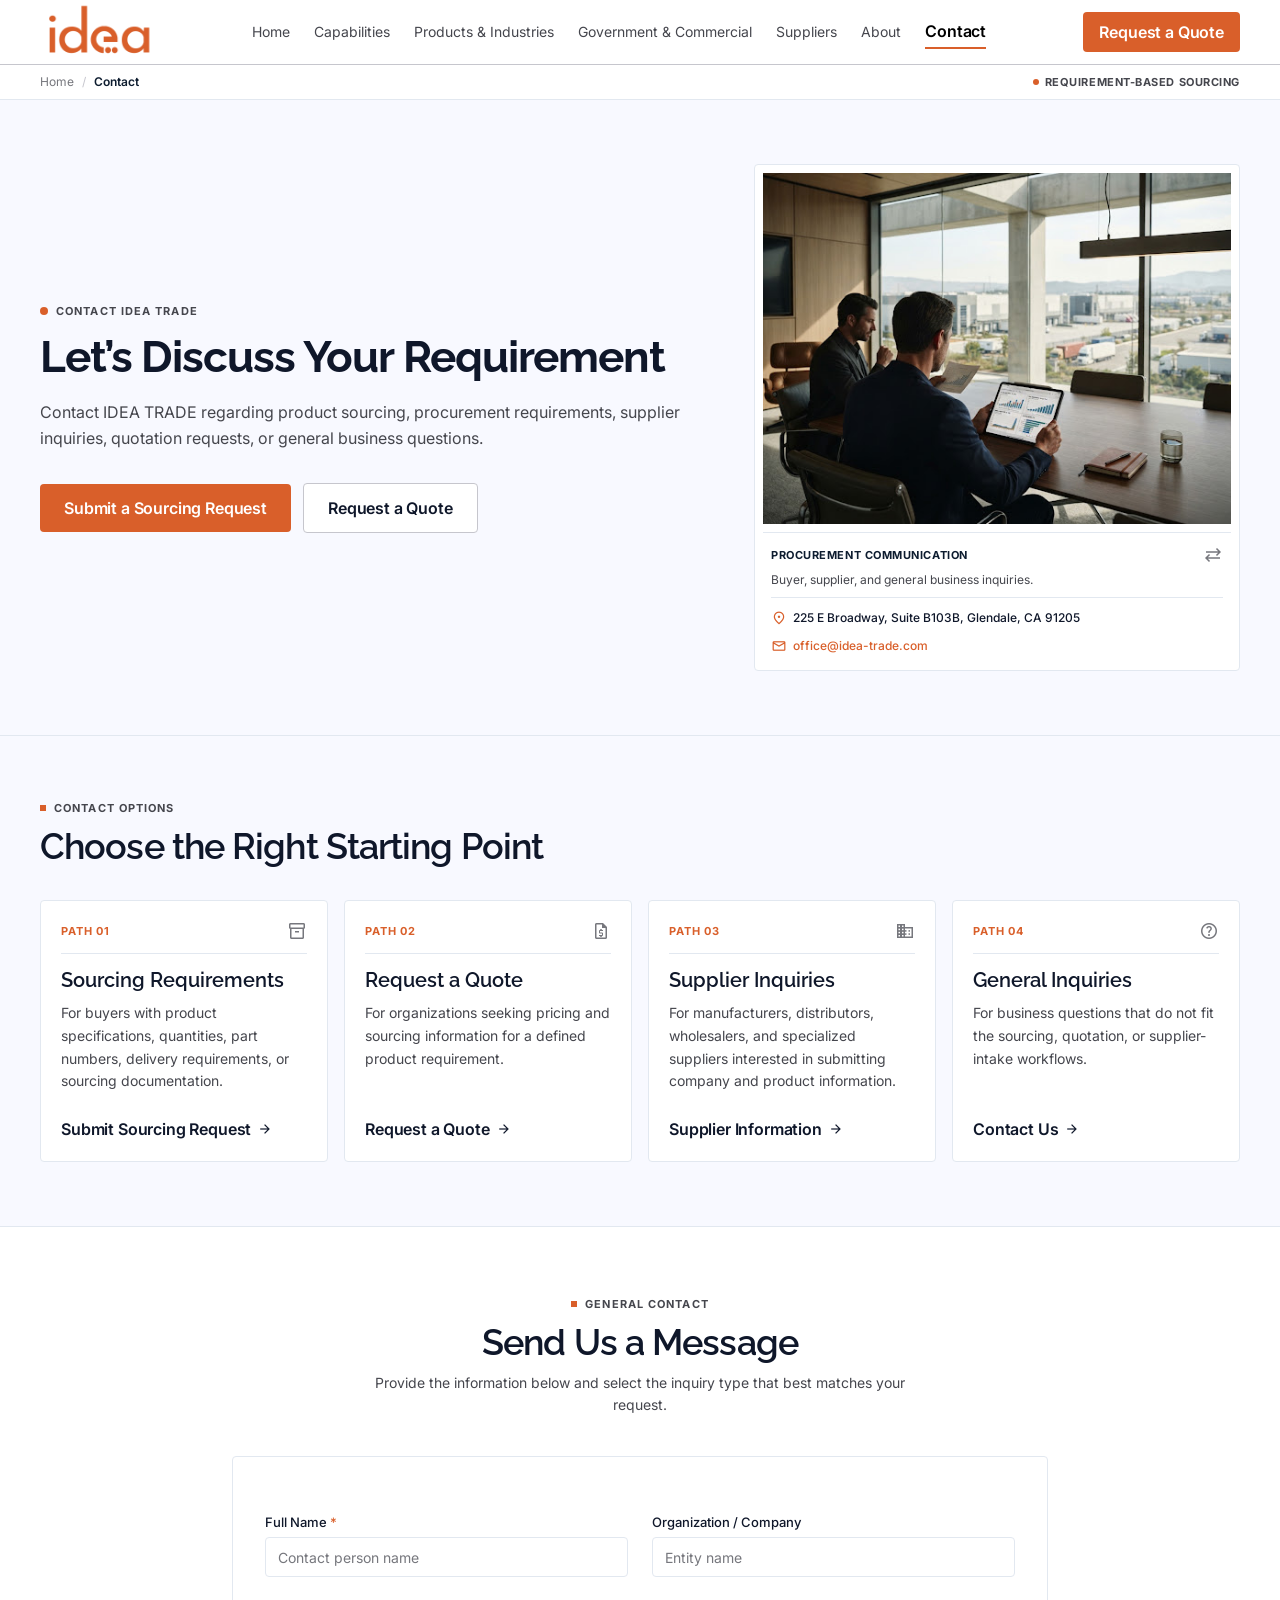
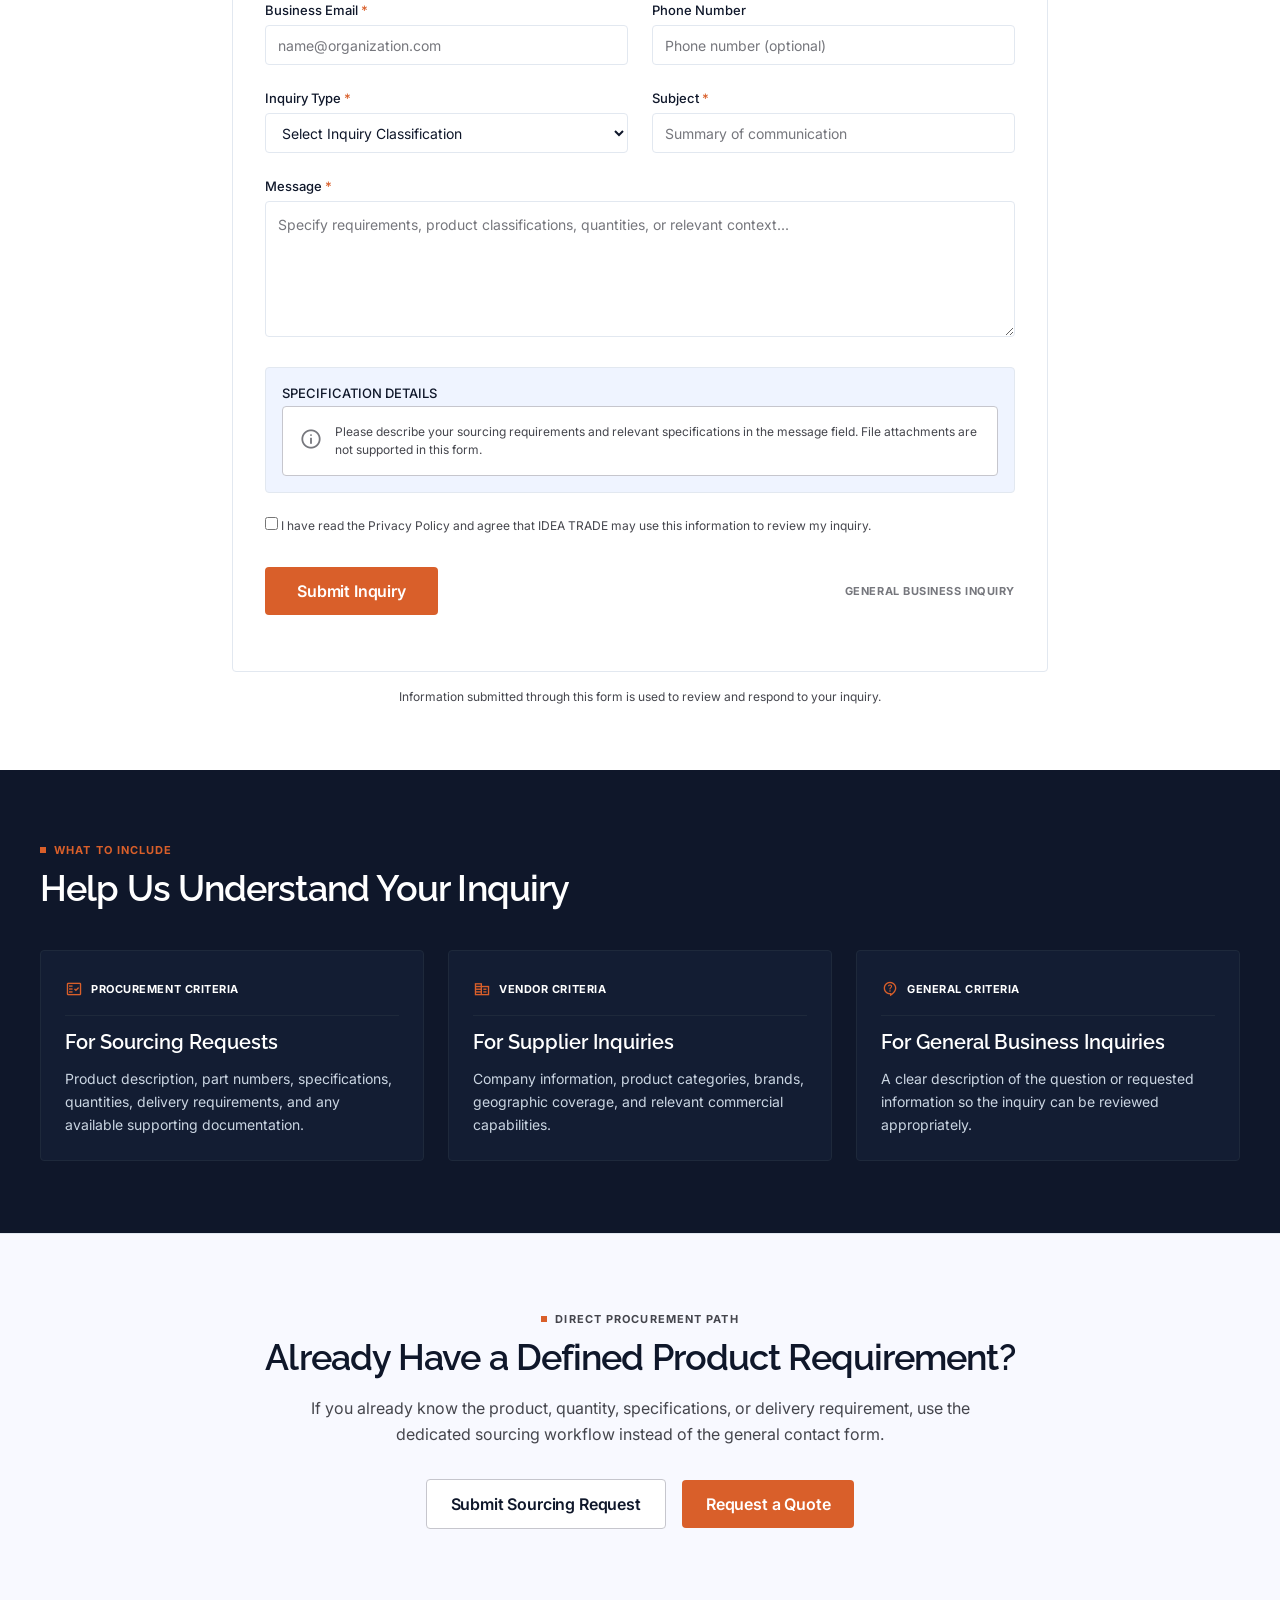
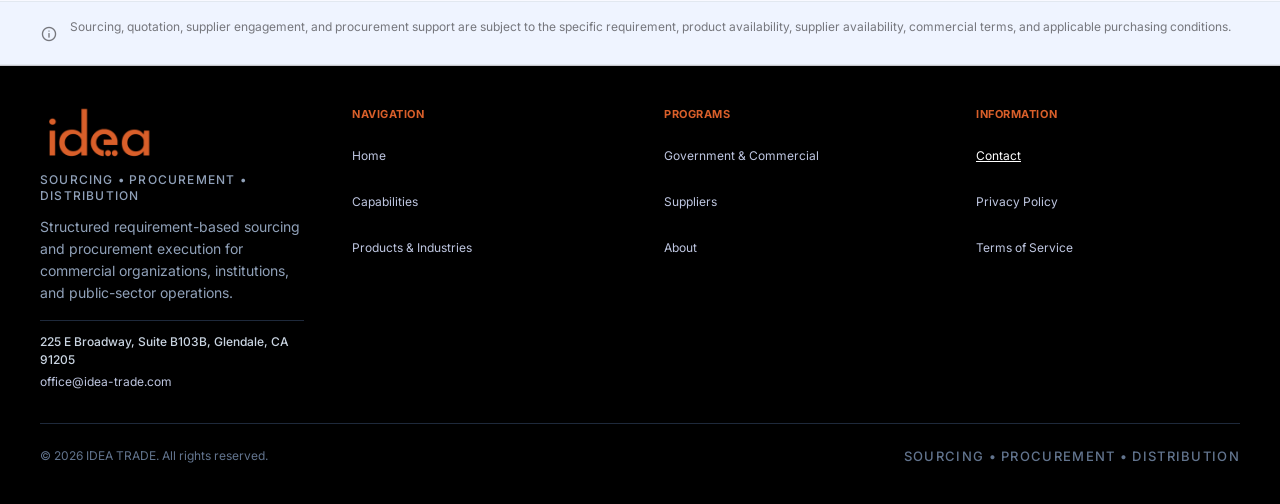
<file: contact/index.html>
<!DOCTYPE html>
<html lang="en"><head>
<meta charset="utf-8"/>
<meta content="width=device-width, initial-scale=1.0" name="viewport"/>
<title>Contact | IDEA TRADE</title>
<meta name="description" content="Contact Idea Trade about sourcing requests, quotations, supplier information, and general business procurement inquiries.">
<link rel="icon" type="image/png" sizes="32x32" href="../favicon.png">
<link rel="apple-touch-icon" sizes="180x180" href="../apple-touch-icon.png">
<meta property="og:title" content="Contact | IDEA TRADE">
<meta property="og:description" content="Contact Idea Trade about sourcing requests, quotations, supplier information, and general business procurement inquiries.">
<!-- Google Fonts: Raleway & Inter -->
<link href="https://fonts.googleapis.com" rel="preconnect"/>
<link crossorigin="" href="https://fonts.gstatic.com" rel="preconnect"/>
<link href="https://fonts.googleapis.com/css2?family=Inter:wght@400;500;600;700&amp;family=Raleway:wght@500;600;700&amp;display=swap" rel="stylesheet"/>
<!-- Material Symbols Outlined -->
<link href="https://fonts.googleapis.com/css2?family=Material+Symbols+Outlined:wght,FILL@100..700,0..1&amp;display=swap" rel="stylesheet"/>
<link href="https://fonts.googleapis.com/css2?family=Material+Symbols+Outlined:wght,FILL@100..700,0..1&amp;display=swap" rel="stylesheet"/>
<!-- Tailwind CSS -->


<style>
    .material-symbols-outlined {
      font-variation-settings: 'FILL' 0, 'wght' 400, 'GRAD' 0, 'opsz' 20;
      font-size: 20px;
      line-height: 1;
      display: inline-block;
      vertical-align: middle;
    }
  </style>
<link href="./base.css" rel="stylesheet"/><link href="./responsive.css" rel="stylesheet"/><script src="https://web3forms.com/client/script.js" async defer></script><script defer src="./preview.js"></script><script defer src="../form-handler.js"></script></head>
<body class="bg-background text-on-background antialiased min-h-screen flex flex-col font-body-md text-body-md selection:bg-brand-orange selection:text-white">
<!-- TOPNAVBAR (Shared Component Execution) -->
<header class="bg-surface-container-lowest sticky top-0 z-50 border-b border-outline-variant"><div class="max-w-7xl mx-auto px-margin flex items-center justify-between h-16 w-full">
<!-- Brand Lockup -->
<a class="flex flex-col select-none group" href="../" target="_top">
<img alt="IDEA TRADE" class="idt-header-logo object-contain select-none shrink-0" src="./idea-trade-logo.png"/>
</a>
<!-- Desktop Navigation Links (md:flex) -->
<nav class="hidden md:flex items-center gap-6 h-full pt-1">
<a class="text-on-surface-variant font-body-md text-body-md pb-1 hover:text-secondary transition-colors duration-150 ease-in-out" data-route="home" href="../" target="_top">Home</a>
<a class="text-on-surface-variant font-body-md text-body-md pb-1 hover:text-secondary transition-colors duration-150 ease-in-out" data-route="capabilities" href="../capabilities/" target="_top">Capabilities</a>
<a class="text-on-surface-variant font-body-md text-body-md pb-1 hover:text-secondary transition-colors duration-150 ease-in-out" data-route="products-industries" href="../products-industries/" target="_top">Products &amp; Industries</a>
<a class="text-on-surface-variant font-body-md text-body-md pb-1 hover:text-secondary transition-colors duration-150 ease-in-out" data-route="government-commercial" href="../government-commercial/" target="_top">Government &amp; Commercial</a>
<a class="text-on-surface-variant font-body-md text-body-md pb-1 hover:text-secondary transition-colors duration-150 ease-in-out" data-route="suppliers" href="../suppliers/" target="_top">Suppliers</a>
<a class="text-on-surface-variant font-body-md text-body-md pb-1 hover:text-secondary transition-colors duration-150 ease-in-out" data-route="about" href="../about/" target="_top">About</a>
<a class="text-primary border-b-2 border-brand-orange font-title-md text-title-md pb-1" data-route="contact" href="#general-contact">Contact</a>
</nav>
<!-- Trailing Actions (Desktop CTA + Mobile Trigger) -->
<div class="flex items-center gap-2 sm:gap-3">
<a class="inline-flex items-center justify-center px-3 sm:px-4 py-2 bg-brand-orange text-white text-xs sm:text-title-md font-title-md rounded-lg hover:bg-[#c24f1e] active:bg-[#a63b03] transition-colors duration-150 ease-in-out shadow-none focus:outline-none focus:ring-2 focus:ring-brand-orange focus:ring-offset-2" data-route="request-a-quote" href="../request-a-quote/#rfq-form" target="_top">
      Request a Quote
    </a>
<!-- Mobile Menu Toggle Button (hidden md:block) -->
<button aria-controls="mobile-drawer" aria-expanded="false" aria-label="Toggle Navigation Menu" class="md:hidden inline-flex items-center justify-center p-2 rounded-lg border border-outline-variant text-on-surface-variant hover:text-primary hover:bg-surface-container-low transition-colors duration-150" id="mobile-nav-toggle" type="button">
<span class="material-symbols-outlined text-2xl">menu</span>
</button>
</div>
</div>
<!-- Collapsible Mobile Navigation Drawer -->
<div class="hidden md:hidden border-t border-outline-variant bg-surface-container-lowest px-margin py-4" id="mobile-drawer">
<div class="flex flex-col space-y-1 pb-4">
<a class="flex items-center h-11 px-3 text-on-surface-variant font-body-md rounded hover:bg-surface-container-low transition-colors" data-route="home" href="../" target="_top">Home</a>
<a class="flex items-center h-11 px-3 text-on-surface-variant font-body-md rounded hover:bg-surface-container-low transition-colors" data-route="capabilities" href="../capabilities/" target="_top">Capabilities</a>
<a class="flex items-center h-11 px-3 text-on-surface-variant font-body-md rounded hover:bg-surface-container-low transition-colors" data-route="products-industries" href="../products-industries/" target="_top">Products &amp; Industries</a>
<a class="flex items-center h-11 px-3 text-on-surface-variant font-body-md rounded hover:bg-surface-container-low transition-colors" data-route="government-commercial" href="../government-commercial/" target="_top">Government &amp; Commercial</a>
<a class="flex items-center h-11 px-3 text-on-surface-variant font-body-md rounded hover:bg-surface-container-low transition-colors" data-route="suppliers" href="../suppliers/" target="_top">Suppliers</a>
<a class="flex items-center h-11 px-3 text-on-surface-variant font-body-md rounded hover:bg-surface-container-low transition-colors" data-route="about" href="../about/" target="_top">About</a>
<a class="flex items-center h-11 px-3 text-brand-orange font-title-md bg-surface-container-low rounded" data-route="contact" href="#general-contact">Contact</a>
</div>
<div class="pt-3 border-t border-keyline flex flex-col gap-2">
<a class="w-full flex items-center justify-center px-4 py-2.5 bg-brand-orange text-white text-title-md font-title-md rounded-lg hover:bg-[#c24f1e] transition-colors" data-route="request-a-quote" href="../request-a-quote/#rfq-form" target="_top">
      Request a Quote
    </a>
</div>
</div></header>
<!-- BREADCRUMBS BAR -->
<div class="bg-surface-container-lowest border-b border-keyline">
<div class="max-w-7xl mx-auto px-margin py-2 flex items-center gap-2 text-body-sm font-body-sm text-outline">
<a class="hover:text-primary transition-colors" data-route="home" href="../" target="_top">Home</a>
<span class="text-outline-variant">/</span>
<span class="text-on-surface font-semibold">Contact</span>
<span class="breadcrumb-decorative-label ml-auto inline-flex items-center gap-1.5 font-label-caps text-label-caps text-on-surface-variant uppercase tracking-wider">
<span class="w-1.5 h-1.5 rounded-full bg-brand-orange"></span>
        REQUIREMENT-BASED SOURCING
      </span>
</div>
</div>
<main class="flex-grow">
<!-- HERO SECTION -->
<section class="max-w-7xl mx-auto px-margin py-12 md:py-16">
<div class="grid grid-cols-1 lg:grid-cols-12 gap-gutter items-center">
<!-- Left Column (Content) -->
<div class="lg:col-span-7 flex flex-col items-start pr-0 lg:pr-6">
<div class="flex items-center gap-2 mb-3">
<span class="w-2 h-2 rounded-full bg-brand-orange inline-block"></span>
<span class="font-label-caps text-label-caps tracking-widest text-on-surface-variant uppercase">
              CONTACT IDEA TRADE
            </span>
</div>
<h1 class="font-display-hero text-display-hero md:text-[44px] md:leading-[52px] text-brand-navy tracking-tight mb-4">
            Let’s Discuss Your Requirement
          </h1>
<p class="font-body-lg text-body-lg text-on-surface-variant max-w-2xl mb-8 leading-relaxed">
            Contact IDEA TRADE regarding product sourcing, procurement requirements, supplier inquiries, quotation requests, or general business questions.
          </p>
<div class="flex flex-wrap items-center gap-3">
<a class="inline-flex items-center justify-center px-6 py-3 bg-brand-orange text-white font-title-md text-title-md rounded-lg hover:bg-[#c24f1e] active:bg-[#a63b03] transition-colors duration-150" data-route="sourcing-request" href="../sourcing-request/#sourcing-form" target="_top">
              Submit a Sourcing Request
            </a>
<a class="inline-flex items-center justify-center px-6 py-3 bg-white border border-outline-variant text-brand-navy font-title-md text-title-md rounded-lg hover:bg-surface-container-low hover:border-brand-navy transition-colors duration-150" data-route="request-a-quote" href="../request-a-quote/#rfq-form" target="_top">
              Request a Quote
            </a>
</div>
</div>
<!-- Right Column (Image Module) -->
<div class="lg:col-span-5">
<div class="border border-keyline bg-surface-container-lowest p-2 rounded-lg">
<div class="relative overflow-hidden aspect-[4/3] bg-surface-container">
<img alt="Institutional procurement executives reviewing industrial operations from high-rise office" class="w-full h-full object-cover" src="./contact-hero.jpg"/>
</div>
<div class="pt-3 pb-1 px-2 border-t border-keyline mt-2 flex items-center justify-between"><div class="w-full space-y-1.5"><div class="flex items-center justify-between"><p class="font-label-caps text-label-caps text-on-surface uppercase tracking-wider">PROCUREMENT COMMUNICATION</p><span class="material-symbols-outlined text-outline">sync_alt</span></div><p class="font-body-sm text-body-sm text-on-surface-variant">Buyer, supplier, and general business inquiries.</p><div class="pt-2 mt-2 border-t border-keyline space-y-1 font-body-sm text-body-sm"><p class="text-brand-navy font-medium flex items-center gap-1.5"><span class="material-symbols-outlined text-base text-brand-orange">location_on</span>225 E Broadway, Suite B103B, Glendale, CA 91205</p><p class="flex items-center gap-1.5"><span class="material-symbols-outlined text-base text-brand-orange">mail</span><a class="text-brand-orange hover:underline font-medium" href="mailto:office@idea-trade.com">office@idea-trade.com</a></p></div></div></div>
</div>
</div>
</div>
</section>
<!-- SECTION 1: CONTACT OPTIONS -->
<section class="border-t border-keyline bg-surface py-12 md:py-16">
<div class="max-w-7xl mx-auto px-margin">
<div class="mb-8">
<div class="flex items-center gap-2 mb-2">
<span class="w-1.5 h-1.5 bg-brand-orange inline-block"></span>
<span class="font-label-caps text-label-caps tracking-widest text-on-surface-variant uppercase">CONTACT OPTIONS</span>
</div>
<h2 class="font-headline-lg text-headline-lg text-brand-navy tracking-tight">
            Choose the Right Starting Point
          </h2>
</div>
<div class="grid grid-cols-1 md:grid-cols-2 lg:grid-cols-4 gap-4">
<!-- Card 1: Sourcing Requirements -->
<div class="bg-surface-container-lowest border border-keyline rounded-lg p-5 flex flex-col justify-between hover:border-brand-navy transition-colors duration-150">
<div>
<div class="flex items-center justify-between pb-3 mb-3 border-b border-keyline">
<span class="font-label-caps text-label-caps text-brand-orange uppercase">PATH 01</span>
<span class="material-symbols-outlined text-outline">inventory_2</span>
</div>
<h3 class="font-headline-sm text-headline-sm text-brand-navy mb-2">Sourcing Requirements</h3>
<p class="font-body-md text-body-md text-on-surface-variant leading-relaxed mb-6">
                For buyers with product specifications, quantities, part numbers, delivery requirements, or sourcing documentation.
              </p>
</div>
<div>
<a class="inline-flex items-center gap-1.5 font-title-md text-title-md text-brand-navy hover:text-brand-orange transition-colors" data-route="sourcing-request" href="../sourcing-request/#sourcing-form" target="_top">
                Submit Sourcing Request
                <span class="material-symbols-outlined text-base">arrow_forward</span>
</a>
</div>
</div>
<!-- Card 2: Request a Quote -->
<div class="bg-surface-container-lowest border border-keyline rounded-lg p-5 flex flex-col justify-between hover:border-brand-navy transition-colors duration-150">
<div>
<div class="flex items-center justify-between pb-3 mb-3 border-b border-keyline">
<span class="font-label-caps text-label-caps text-brand-orange uppercase">PATH 02</span>
<span class="material-symbols-outlined text-outline">request_quote</span>
</div>
<h3 class="font-headline-sm text-headline-sm text-brand-navy mb-2">Request a Quote</h3>
<p class="font-body-md text-body-md text-on-surface-variant leading-relaxed mb-6">
                For organizations seeking pricing and sourcing information for a defined product requirement.
              </p>
</div>
<div>
<a class="inline-flex items-center gap-1.5 font-title-md text-title-md text-brand-navy hover:text-brand-orange transition-colors" data-route="request-a-quote" href="../request-a-quote/#rfq-form" target="_top">
                Request a Quote
                <span class="material-symbols-outlined text-base">arrow_forward</span>
</a>
</div>
</div>
<!-- Card 3: Supplier Inquiries -->
<div class="bg-surface-container-lowest border border-keyline rounded-lg p-5 flex flex-col justify-between hover:border-brand-navy transition-colors duration-150">
<div>
<div class="flex items-center justify-between pb-3 mb-3 border-b border-keyline">
<span class="font-label-caps text-label-caps text-brand-orange uppercase">PATH 03</span>
<span class="material-symbols-outlined text-outline">domain</span>
</div>
<h3 class="font-headline-sm text-headline-sm text-brand-navy mb-2">Supplier Inquiries</h3>
<p class="font-body-md text-body-md text-on-surface-variant leading-relaxed mb-6">
                For manufacturers, distributors, wholesalers, and specialized suppliers interested in submitting company and product information.
              </p>
</div>
<div>
<a class="inline-flex items-center gap-1.5 font-title-md text-title-md text-brand-navy hover:text-brand-orange transition-colors" data-route="suppliers" href="../suppliers/#supplier-intake-form" target="_top">
                Supplier Information
                <span class="material-symbols-outlined text-base">arrow_forward</span>
</a>
</div>
</div>
<!-- Card 4: General Inquiries -->
<div class="bg-surface-container-lowest border border-keyline rounded-lg p-5 flex flex-col justify-between hover:border-brand-navy transition-colors duration-150">
<div>
<div class="flex items-center justify-between pb-3 mb-3 border-b border-keyline">
<span class="font-label-caps text-label-caps text-brand-orange uppercase">PATH 04</span>
<span class="material-symbols-outlined text-outline">help_outline</span>
</div>
<h3 class="font-headline-sm text-headline-sm text-brand-navy mb-2">General Inquiries</h3>
<p class="font-body-md text-body-md text-on-surface-variant leading-relaxed mb-6">
                For business questions that do not fit the sourcing, quotation, or supplier-intake workflows.
              </p>
</div>
<div>
<a class="inline-flex items-center gap-1.5 font-title-md text-title-md text-brand-navy hover:text-brand-orange transition-colors" data-route="contact" href="#general-contact">
                Contact Us
                <span class="material-symbols-outlined text-base">arrow_forward</span>
</a>
</div>
</div>
</div>
</div>
</section>
<!-- SECTION 2: GENERAL CONTACT FORM -->
<section class="py-12 md:py-16 bg-surface-container-lowest border-t border-keyline" id="general-contact">
<div class="max-w-4xl mx-auto px-margin">
<div class="text-center mb-10">
<div class="inline-flex items-center gap-2 mb-2">
<span class="w-1.5 h-1.5 bg-brand-orange inline-block"></span>
<span class="font-label-caps text-label-caps tracking-widest text-on-surface-variant uppercase">GENERAL CONTACT</span>
</div>
<h2 class="font-headline-lg text-headline-lg text-brand-navy tracking-tight mb-2">
            Send Us a Message
          </h2>
<p class="font-body-md text-body-md text-on-surface-variant max-w-xl mx-auto">
            Provide the information below and select the inquiry type that best matches your request.
          </p>
</div>
<!-- Institutional Form Box -->
<div class="border border-keyline bg-surface-container-lowest rounded-lg p-6 md:p-8">
<form action="https://api.web3forms.com/submit" class="space-y-6" data-web3forms-subject="IDEA TRADE - General Inquiry" method="post">
<input name="access_key" type="hidden" value="573e4d18-097d-4370-be27-04943bbd2c88"/><input name="subject" type="hidden" value="IDEA TRADE - General Inquiry"/><input name="from_name" type="hidden" value="IDEA TRADE General Contact"/><input aria-hidden="true" autocomplete="off" name="botcheck" tabindex="-1" type="checkbox" value="1" style="display:none"/><div class="h-captcha" data-captcha="true"></div>
<div class="grid grid-cols-1 md:grid-cols-2 gap-6">
<!-- Full Name -->
<div>
<label class="block font-label-md text-label-md text-brand-navy mb-1.5">
                  Full Name <span class="text-brand-orange">*</span>
</label>
<input class="w-full h-10 px-3 bg-white border border-keyline rounded text-body-md font-body-md text-brand-navy placeholder:text-outline focus:outline-none focus:border-brand-navy transition-colors" placeholder="Contact person name" name="name" type="text"/>
</div>
<!-- Organization / Company -->
<div>
<label class="block font-label-md text-label-md text-brand-navy mb-1.5">
                  Organization / Company
                </label>
<input class="w-full h-10 px-3 bg-white border border-keyline rounded text-body-md font-body-md text-brand-navy placeholder:text-outline focus:outline-none focus:border-brand-navy transition-colors" placeholder="Entity name" name="organization" type="text"/>
</div>
<!-- Business Email -->
<div>
<label class="block font-label-md text-label-md text-brand-navy mb-1.5">
                  Business Email <span class="text-brand-orange">*</span>
</label>
<input class="w-full h-10 px-3 bg-white border border-keyline rounded text-body-md font-body-md text-brand-navy placeholder:text-outline focus:outline-none focus:border-brand-navy transition-colors" placeholder="name@organization.com" name="email" type="email"/>
</div>
<!-- Phone Number -->
<div>
<label class="block font-label-md text-label-md text-brand-navy mb-1.5">
                  Phone Number
                </label>
<input class="w-full h-10 px-3 bg-white border border-keyline rounded text-body-md font-body-md text-brand-navy placeholder:text-outline focus:outline-none focus:border-brand-navy transition-colors" placeholder="Phone number (optional)" name="phone" type="tel"/>
</div>
<!-- Inquiry Type -->
<div>
<label class="block font-label-md text-label-md text-brand-navy mb-1.5">
                  Inquiry Type <span class="text-brand-orange">*</span>
</label>
<select name="inquiry_type" class="w-full h-10 px-3 bg-white border border-keyline rounded text-body-md font-body-md text-brand-navy focus:outline-none focus:border-brand-navy transition-colors">
<option disabled="" selected="" value="">Select Inquiry Classification</option>
<option value="sourcing">Sourcing Requirement</option>
<option value="quote">Request a Quote</option>
<option value="supplier">Supplier Inquiry</option>
<option value="commercial">Commercial Procurement</option>
<option value="institutional">Public-Sector / Institutional</option>
<option value="general">General Business Inquiry</option>
<option value="other">Other</option>
</select>
</div>
<!-- Subject -->
<div>
<label class="block font-label-md text-label-md text-brand-navy mb-1.5">
                  Subject <span class="text-brand-orange">*</span>
</label>
<input class="w-full h-10 px-3 bg-white border border-keyline rounded text-body-md font-body-md text-brand-navy placeholder:text-outline focus:outline-none focus:border-brand-navy transition-colors" placeholder="Summary of communication" name="subject" type="text"/>
</div>
</div>
<!-- Message Full Width -->
<div>
<label class="block font-label-md text-label-md text-brand-navy mb-1.5">
                Message <span class="text-brand-orange">*</span>
</label>
<textarea class="w-full p-3 bg-white border border-keyline rounded text-body-md font-body-md text-brand-navy placeholder:text-outline focus:outline-none focus:border-brand-navy transition-colors" placeholder="Specify requirements, product classifications, quantities, or relevant context..." name="message" rows="5"></textarea>
</div>
<!-- Specification Details -->
<div class="border border-keyline rounded p-4 bg-surface-container-low">
<label class="block font-label-md text-label-md text-brand-navy mb-1">
                SPECIFICATION DETAILS
              </label>
<div class="border border-outline-variant rounded bg-white p-4 flex items-start gap-3">
<span aria-hidden="true" class="material-symbols-outlined text-2xl text-outline shrink-0">info</span>
<p class="font-body-sm text-body-sm text-on-surface-variant">
                Please describe your sourcing requirements and relevant specifications in the message field. File attachments are not supported in this form.
              </p>
</div>
</div>
<label class="block font-body-sm text-body-sm text-on-surface-variant"><input name="privacy_agreement" required="" type="checkbox"/> <span>I have read the <a href="../privacy-policy/" target="_top">Privacy Policy</a> and agree that IDEA TRADE may use this information to review my inquiry.</span></label>
<!-- Action Row -->
<div class="pt-2 flex flex-col sm:flex-row items-start sm:items-center justify-between gap-4">
<button class="w-full sm:w-auto px-8 py-3 bg-brand-orange text-white font-title-md text-title-md rounded-lg hover:bg-[#c24f1e] active:bg-[#a63b03] transition-colors duration-150" type="submit">
                Submit Inquiry
              </button>
<span class="font-label-caps text-label-caps text-outline uppercase tracking-wider">
                GENERAL BUSINESS INQUIRY
              </span>
</div>
<p class="idt-form-status" hidden="" role="status"></p>
</form>
</div>
<!-- Postscript Note -->
<div class="mt-4 text-center">
<p class="font-body-sm text-body-sm text-on-surface-variant">
            Information submitted through this form is used to review and respond to your inquiry.
          </p>
</div>
</div>
</section>
<!-- SECTION 3: WHAT TO INCLUDE (DARK NAVY SECTION) -->
<section class="bg-brand-navy text-white py-14 md:py-18">
<div class="max-w-7xl mx-auto px-margin">
<div class="mb-10 max-w-2xl">
<div class="flex items-center gap-2 mb-2">
<span class="w-1.5 h-1.5 bg-brand-orange inline-block"></span>
<span class="font-label-caps text-label-caps tracking-widest text-brand-orange uppercase">WHAT TO INCLUDE</span>
</div>
<h2 class="font-headline-lg text-headline-lg text-white tracking-tight">
            Help Us Understand Your Inquiry
          </h2>
</div>
<div class="grid grid-cols-1 md:grid-cols-3 gap-6">
<!-- Card 1: For Sourcing Requests -->
<div class="border border-brand-navy-light bg-[#131d33] p-6 rounded-lg flex flex-col">
<div class="flex items-center gap-2 pb-3 mb-3 border-b border-brand-navy-light text-brand-orange">
<span class="material-symbols-outlined text-lg">fact_check</span>
<span class="font-label-caps text-label-caps uppercase tracking-wider text-white">PROCUREMENT CRITERIA</span>
</div>
<h3 class="font-headline-sm text-headline-sm text-white mb-3">For Sourcing Requests</h3>
<p class="font-body-md text-body-md text-slate-300 leading-relaxed">
              Product description, part numbers, specifications, quantities, delivery requirements, and any available supporting documentation.
            </p>
</div>
<!-- Card 2: For Supplier Inquiries -->
<div class="border border-brand-navy-light bg-[#131d33] p-6 rounded-lg flex flex-col">
<div class="flex items-center gap-2 pb-3 mb-3 border-b border-brand-navy-light text-brand-orange">
<span class="material-symbols-outlined text-lg">corporate_fare</span>
<span class="font-label-caps text-label-caps uppercase tracking-wider text-white">VENDOR CRITERIA</span>
</div>
<h3 class="font-headline-sm text-headline-sm text-white mb-3">For Supplier Inquiries</h3>
<p class="font-body-md text-body-md text-slate-300 leading-relaxed">
              Company information, product categories, brands, geographic coverage, and relevant commercial capabilities.
            </p>
</div>
<!-- Card 3: For General Business Inquiries -->
<div class="border border-brand-navy-light bg-[#131d33] p-6 rounded-lg flex flex-col">
<div class="flex items-center gap-2 pb-3 mb-3 border-b border-brand-navy-light text-brand-orange">
<span class="material-symbols-outlined text-lg">contact_support</span>
<span class="font-label-caps text-label-caps uppercase tracking-wider text-white">GENERAL CRITERIA</span>
</div>
<h3 class="font-headline-sm text-headline-sm text-white mb-3">For General Business Inquiries</h3>
<p class="font-body-md text-body-md text-slate-300 leading-relaxed">
              A clear description of the question or requested information so the inquiry can be reviewed appropriately.
            </p>
</div>
</div>
</div>
</section>
<!-- SECTION 4: DIRECT PROCUREMENT PATH (CTA SECTION) -->
<section class="py-14 md:py-18 bg-surface border-t border-keyline">
<div class="max-w-4xl mx-auto px-margin text-center">
<div class="inline-flex items-center gap-2 mb-2">
<span class="w-1.5 h-1.5 bg-brand-orange inline-block"></span>
<span class="font-label-caps text-label-caps tracking-widest text-on-surface-variant uppercase">DIRECT PROCUREMENT PATH</span>
</div>
<h2 class="font-display-hero text-display-hero md:text-headline-lg text-brand-navy tracking-tight mb-4">
          Already Have a Defined Product Requirement?
        </h2>
<p class="font-body-lg text-body-lg text-on-surface-variant mb-8 max-w-2xl mx-auto leading-relaxed">
          If you already know the product, quantity, specifications, or delivery requirement, use the dedicated sourcing workflow instead of the general contact form.
        </p>
<div class="flex flex-wrap items-center justify-center gap-4">
<a class="inline-flex items-center justify-center px-6 py-3 bg-white border border-outline-variant text-brand-navy font-title-md text-title-md rounded-lg hover:bg-surface-container-low hover:border-brand-navy transition-colors duration-150" data-route="sourcing-request" href="../sourcing-request/#sourcing-form" target="_top">
            Submit Sourcing Request
          </a>
<a class="inline-flex items-center justify-center px-6 py-3 bg-brand-orange text-white font-title-md text-title-md rounded-lg hover:bg-[#c24f1e] active:bg-[#a63b03] transition-colors duration-150" data-route="request-a-quote" href="../request-a-quote/#rfq-form" target="_top">
            Request a Quote
          </a>
</div>
</div>
</section>
<!-- BOTTOM FACTUAL NOTE -->
<section class="bg-surface-container-low border-t border-b border-keyline py-4">
<div class="max-w-7xl mx-auto px-margin">
<div class="flex items-start gap-3">
<span class="material-symbols-outlined text-outline text-lg mt-0.5">info</span>
<p class="font-body-sm text-body-sm text-outline leading-normal">
            Sourcing, quotation, supplier engagement, and procurement support are subject to the specific requirement, product availability, supplier availability, commercial terms, and applicable purchasing conditions.
          </p>
</div>
</div>
</section>
</main>
<!-- FOOTER (Shared Component Execution) -->
<footer class="bg-primary text-on-primary border-t border-outline-variant"><div class="max-w-7xl mx-auto px-margin py-space-xl flex flex-col gap-space-lg w-full">
<!-- Responsive Columns Grid -->
<div class="grid grid-cols-1 sm:grid-cols-2 lg:grid-cols-4 gap-8 lg:gap-12 pb-8 border-b border-brand-navy-light">
<!-- Col 1: Brand & Overview -->
<div class="flex flex-col items-start">
<img alt="IDEA TRADE" class="idt-footer-logo h-10 w-auto object-contain block select-none" src="./idea-trade-logo.png"/>
<p class="font-code-num text-code-num text-slate-400 uppercase tracking-widest text-xs mt-2">Sourcing • Procurement • Distribution</p>
<p class="font-body-md text-body-md text-slate-400 mt-3">Structured requirement-based sourcing and procurement execution for commercial organizations, institutions, and public-sector operations.</p>
<div class="mt-4 pt-3 border-t border-brand-navy-light w-full space-y-1 text-slate-400 font-body-sm text-body-sm"><p class="text-slate-300 font-medium">225 E Broadway, Suite B103B, Glendale, CA 91205</p><p class=""><a class="text-primary-fixed-dim hover:text-secondary-fixed hover:underline transition-colors" href="mailto:office@idea-trade.com">office@idea-trade.com</a></p></div></div>
<!-- Col 2: Navigation Links -->
<div class="flex flex-col">
<p class="font-label-caps text-label-caps text-brand-orange uppercase tracking-wider mb-3">Navigation</p>
<div class="flex flex-col space-y-0.5">
<a class="min-h-[44px] flex items-center text-primary-fixed-dim font-body-sm text-body-sm hover:text-secondary-fixed hover:underline transition-colors duration-150" data-route="home" href="../" target="_top">Home</a>
<a class="min-h-[44px] flex items-center text-primary-fixed-dim font-body-sm text-body-sm hover:text-secondary-fixed hover:underline transition-colors duration-150" data-route="capabilities" href="../capabilities/" target="_top">Capabilities</a>
<a class="min-h-[44px] flex items-center text-primary-fixed-dim font-body-sm text-body-sm hover:text-secondary-fixed hover:underline transition-colors duration-150" data-route="products-industries" href="../products-industries/" target="_top">Products &amp; Industries</a>
</div>
</div>
<!-- Col 3: Institutional Links -->
<div class="flex flex-col">
<p class="font-label-caps text-label-caps text-brand-orange uppercase tracking-wider mb-3">Programs</p>
<div class="flex flex-col space-y-0.5">
<a class="min-h-[44px] flex items-center text-primary-fixed-dim font-body-sm text-body-sm hover:text-secondary-fixed hover:underline transition-colors duration-150" data-route="government-commercial" href="../government-commercial/" target="_top">Government &amp; Commercial</a>
<a class="min-h-[44px] flex items-center text-primary-fixed-dim font-body-sm text-body-sm hover:text-secondary-fixed hover:underline transition-colors duration-150" data-route="suppliers" href="../suppliers/" target="_top">Suppliers</a>
<a class="min-h-[44px] flex items-center text-primary-fixed-dim font-body-sm text-body-sm hover:text-secondary-fixed hover:underline transition-colors duration-150" data-route="about" href="../about/" target="_top">About</a>
</div>
</div>
<!-- Col 4: Compliance & Legal Links -->
<div class="flex flex-col">
<p class="font-label-caps text-label-caps text-brand-orange uppercase tracking-wider mb-3">Information</p>
<div class="flex flex-col space-y-0.5">
<a class="min-h-[44px] flex items-center text-on-primary font-body-sm text-body-sm underline" data-route="contact" href="#general-contact">Contact</a>
<a class="min-h-[44px] flex items-center text-primary-fixed-dim font-body-sm text-body-sm hover:text-secondary-fixed hover:underline transition-colors duration-150" data-route="privacy-policy" href="../privacy-policy/" target="_top">Privacy Policy</a>
<a class="min-h-[44px] flex items-center text-primary-fixed-dim font-body-sm text-body-sm hover:text-secondary-fixed hover:underline transition-colors duration-150" data-route="terms-of-service" href="../terms-of-service/" target="_top">Terms of Service</a>
</div>
</div>
</div>
<!-- Bottom Sub-Bar: Responsive Legal & Metadata -->
<div class="flex flex-col sm:flex-row sm:items-center sm:justify-between gap-3 text-xs text-slate-500 font-body-sm">
<p class="">© 2026 IDEA TRADE. All rights reserved.</p>
<p class="font-code-num text-code-num uppercase tracking-widest">
      Sourcing • Procurement • Distribution
    </p>
</div>
</div></footer>
</body></html>
</file>
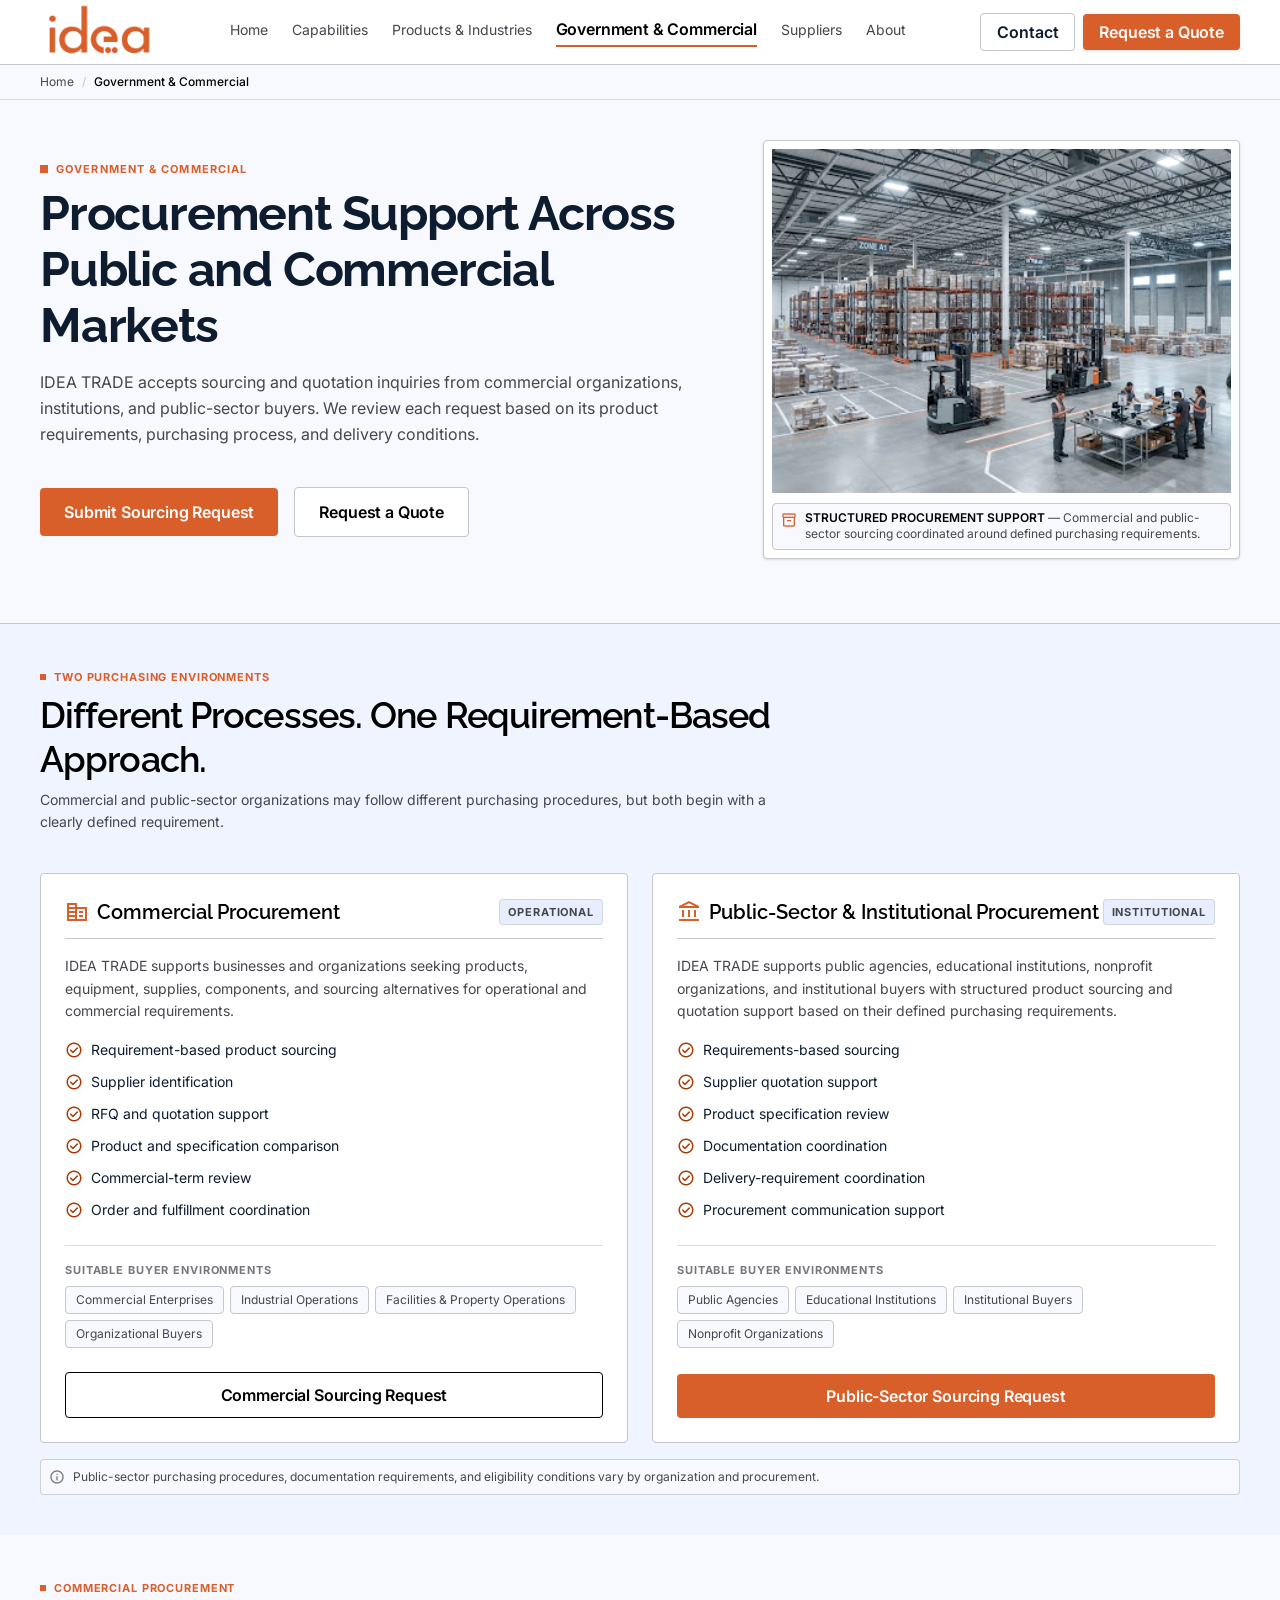
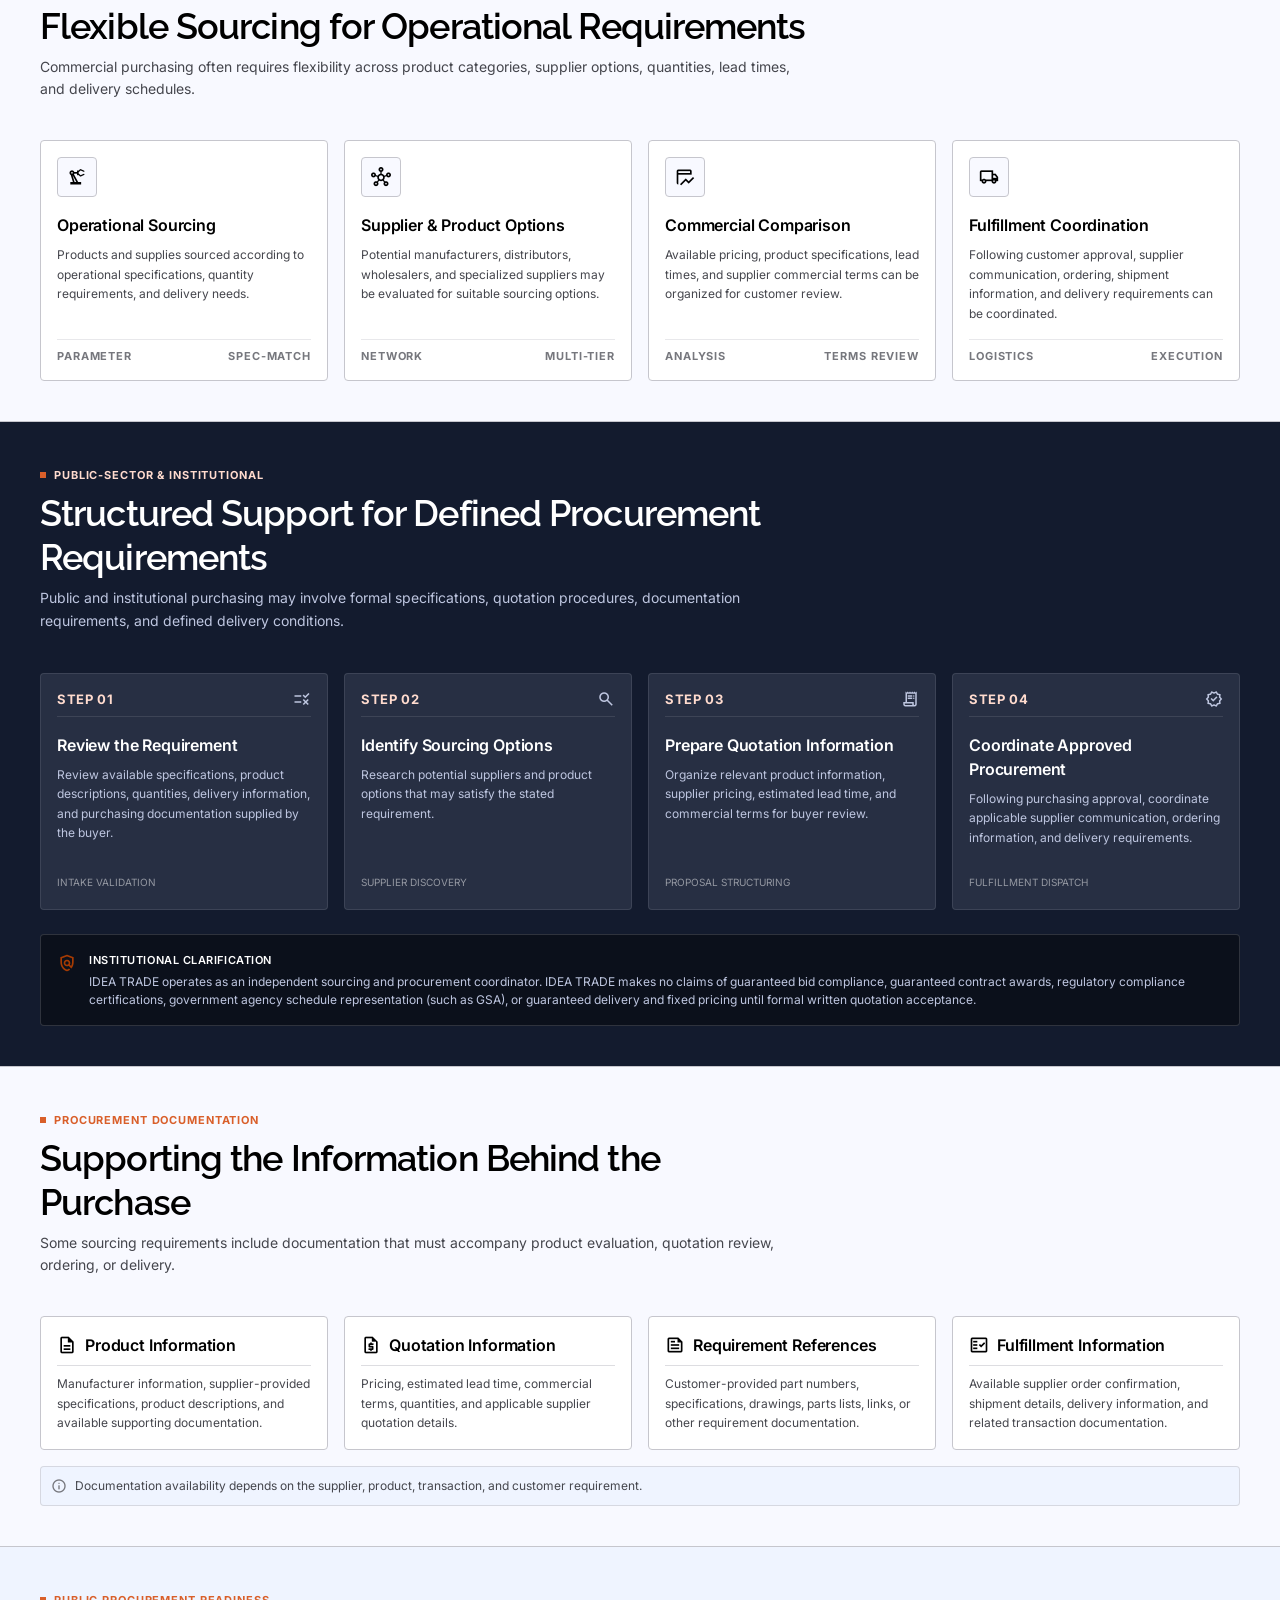
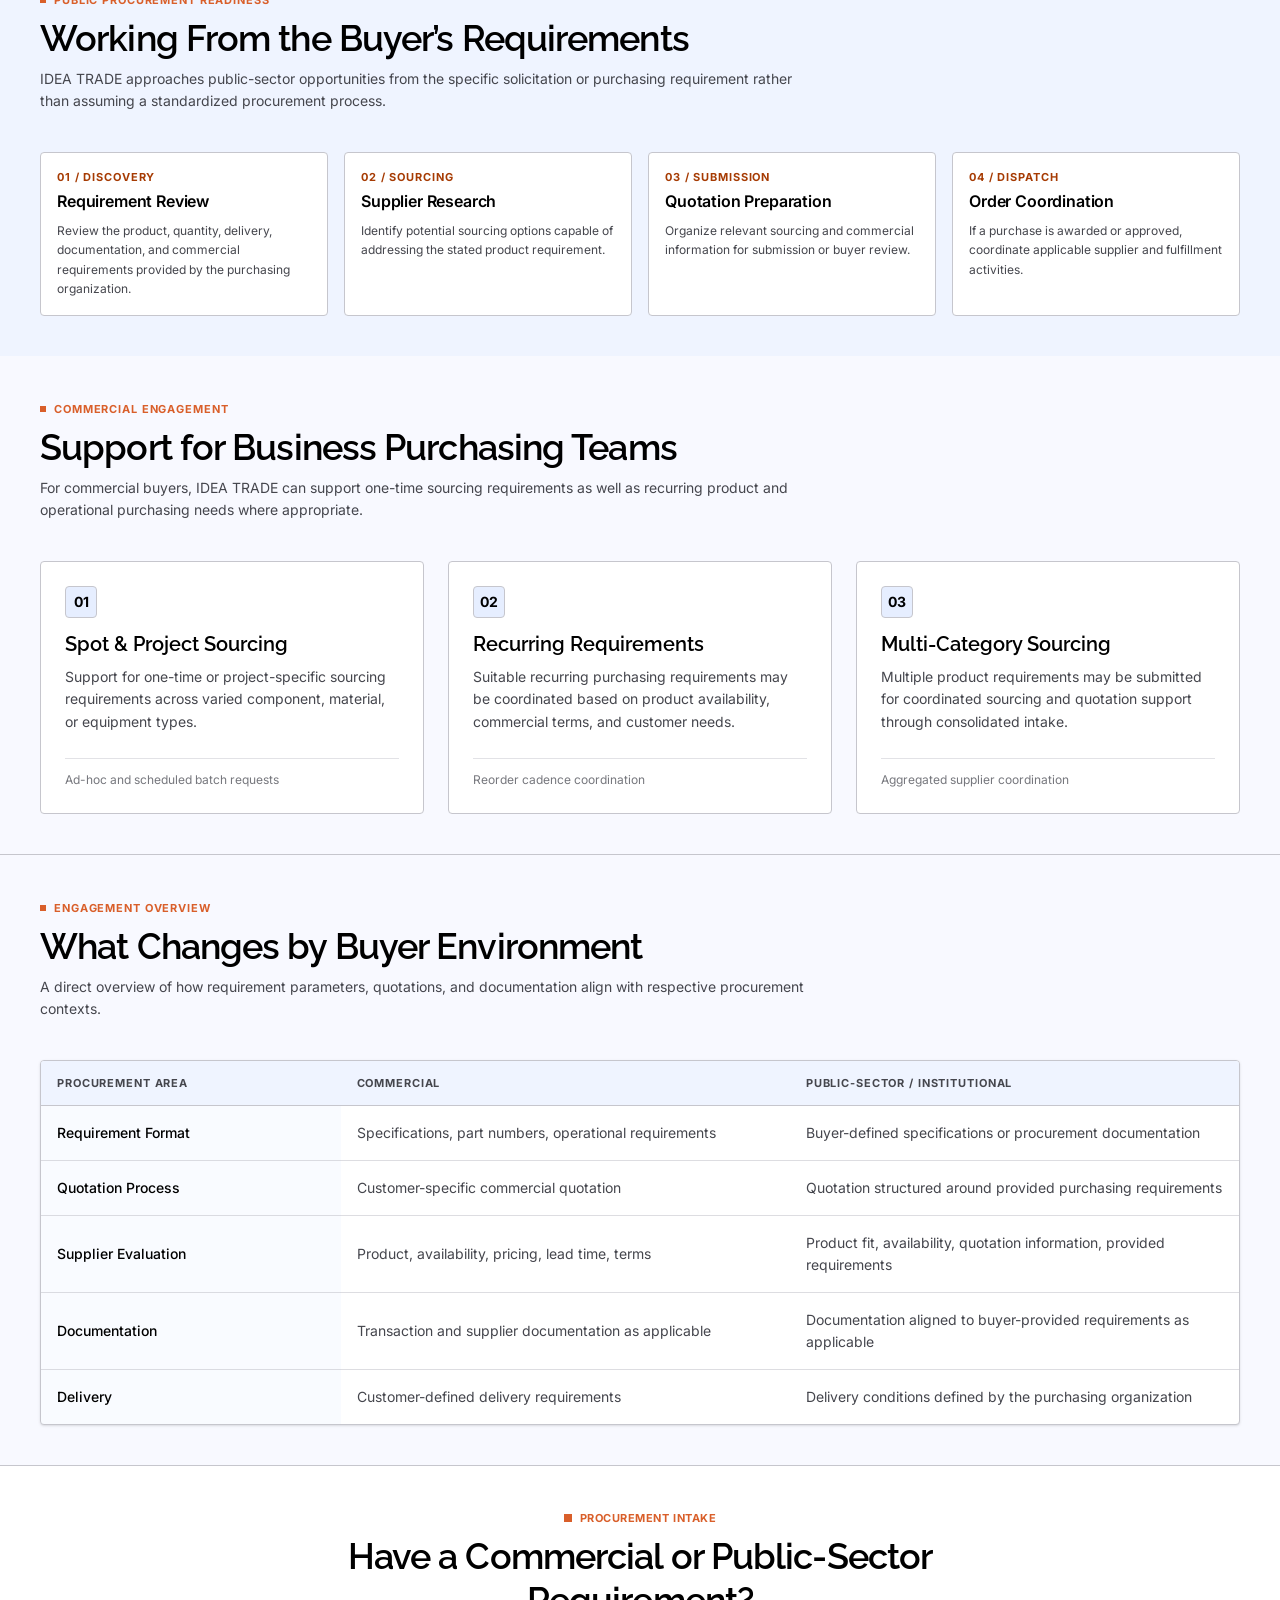
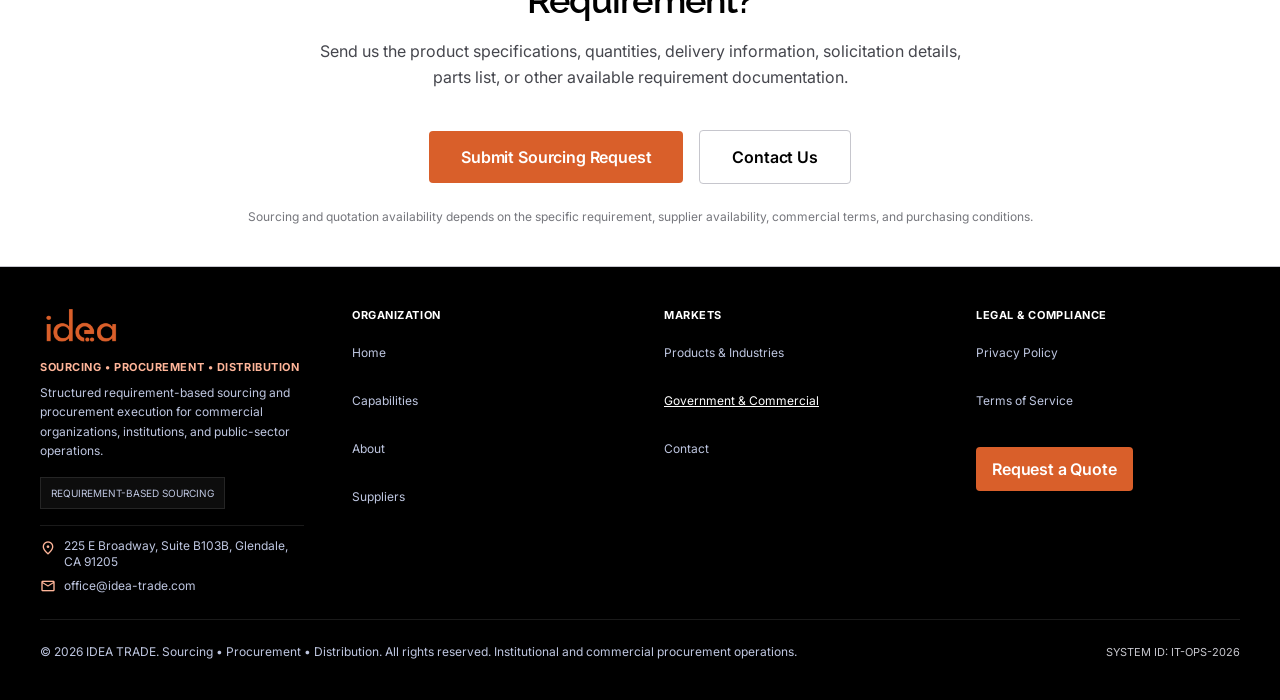
<file: government-commercial/index.html>
<!DOCTYPE html>
<html lang="en"><head>
<meta charset="utf-8"/>
<meta content="width=device-width, initial-scale=1.0" name="viewport"/>
<title>Government &amp; Commercial | IDEA TRADE</title>
<meta name="description" content="B2B and public-sector procurement inquiry support for product sourcing, quotation requests, and commercial requirements.">
<link rel="icon" type="image/png" sizes="32x32" href="../favicon.png">
<link rel="apple-touch-icon" sizes="180x180" href="../apple-touch-icon.png">
<meta property="og:title" content="Government &amp; Commercial | IDEA TRADE">
<meta property="og:description" content="B2B and public-sector procurement inquiry support for product sourcing, quotation requests, and commercial requirements.">
<!-- Material Symbols Outlined -->
<link href="https://fonts.googleapis.com/css2?family=Material+Symbols+Outlined:wght,FILL@100..700,0..1&amp;display=swap" rel="stylesheet"/>
<!-- Google Fonts: Raleway & Inter -->
<link href="https://fonts.googleapis.com" rel="preconnect"/>
<link crossorigin="" href="https://fonts.gstatic.com" rel="preconnect"/>
<link href="https://fonts.googleapis.com/css2?family=Inter:wght@400;500;600;700&amp;family=Raleway:wght@600;700&amp;display=swap" rel="stylesheet"/>
<link href="https://fonts.googleapis.com/css2?family=Material+Symbols+Outlined:wght,FILL@100..700,0..1&amp;display=swap" rel="stylesheet"/>
<!-- Tailwind CSS -->


<style>
    .material-symbols-outlined {
      font-variation-settings: 'FILL' 0, 'wght' 400, 'GRAD' 0, 'opsz' 24;
      display: inline-block;
      vertical-align: middle;
      line-height: 1;
    }
    .custom-scrollbar::-webkit-scrollbar {
      height: 4px;
    }
    .custom-scrollbar::-webkit-scrollbar-track {
      background: #f1f5f9;
    }
    .custom-scrollbar::-webkit-scrollbar-thumb {
      background: #cbd5e1;
    }
  </style>
<link href="./base.css" rel="stylesheet"/><link href="./responsive.css?v=header-standard-1" rel="stylesheet"/><script defer src="./preview.js"></script></head>
<body class="bg-surface text-on-surface antialiased selection:bg-secondary selection:text-white min-h-screen flex flex-col font-body-md text-body-md">
<!-- TOP BAR / INSTITUTIONAL HEADER (SHARED COMPONENT ANCHOR) -->
<header class="bg-surface-container-lowest border-b border-outline-variant sticky top-0 z-50 transition-colors duration-150 ease-in-out"><div class="max-w-7xl mx-auto px-margin flex items-center justify-between h-16 w-full">
<!-- Brand & Tagline -->
<div class="flex items-center gap-space-lg">
<a class="flex flex-col group" href="../" target="_top"><img alt="IDEA TRADE" class="idt-header-logo object-contain shrink-0" src="./idea-trade-logo.png"/></a>
</div>
<!-- Main Navigation Links (Desktop) -->
<nav class="hidden md:flex items-center gap-space-lg">
<a class="text-on-surface-variant font-body-md text-body-md pb-1 hover:text-secondary hover:border-secondary transition-colors duration-150 ease-in-out" data-route="home" href="../" target="_top">Home</a>
<a class="text-on-surface-variant font-body-md text-body-md pb-1 hover:text-secondary hover:border-secondary transition-colors duration-150 ease-in-out" data-route="capabilities" href="../capabilities/" target="_top">Capabilities</a>
<a class="text-on-surface-variant font-body-md text-body-md pb-1 hover:text-secondary hover:border-secondary transition-colors duration-150 ease-in-out" data-route="products-industries" href="../products-industries/" target="_top">Products &amp; Industries</a>
<!-- Active Nav Item -->
<a class="text-primary border-b-2 border-secondary font-title-md text-title-md pb-1 transition-colors duration-150 ease-in-out" data-route="government-commercial" href="../government-commercial/" style="border-color: rgb(217, 95, 42);" target="_top">Government &amp; Commercial</a>
<a class="text-on-surface-variant font-body-md text-body-md pb-1 hover:text-secondary hover:border-secondary transition-colors duration-150 ease-in-out" data-route="suppliers" href="../suppliers/" target="_top">Suppliers</a>
<a class="text-on-surface-variant font-body-md text-body-md pb-1 hover:text-secondary hover:border-secondary transition-colors duration-150 ease-in-out" data-route="about" href="../about/" target="_top">About</a>
</nav>
<!-- Trailing Action Buttons -->
<div class="flex items-center gap-space-sm">
<a class="hidden sm:inline-flex items-center px-space-md py-1.5 border border-outline-variant text-on-surface hover:bg-surface-bright font-title-md text-title-md rounded-lg transition-colors duration-150" data-route="contact" href="../contact/" target="_top">
      Contact
    </a>
<a class="inline-flex items-center px-space-md py-1.5 bg-secondary text-white font-title-md text-title-md hover:bg-on-secondary-container transition-colors duration-150 rounded-lg shadow-sm text-center" data-route="request-a-quote" href="../request-a-quote/#rfq-form" style="background-color: rgb(217, 95, 42);" target="_top">
      Request a Quote
    </a>
<!-- Mobile Hamburger Toggle Button -->
<button aria-label="Toggle Mobile Navigation" class="md:hidden inline-flex items-center justify-center p-2 text-on-surface hover:bg-surface-bright rounded-lg border border-outline-variant transition-colors ml-1"  type="button">
<span class="material-symbols-outlined text-[24px]">menu</span>
</button>
</div>
</div>
<!-- Collapsible Mobile Navigation Drawer -->
<div class="hidden md:hidden border-t border-outline-variant bg-surface-container-lowest px-margin py-4" id="mobile-drawer">
<nav class="flex flex-col space-y-1">
<a class="flex items-center h-10 px-3 rounded text-on-surface-variant hover:text-secondary hover:bg-surface-bright font-body-md transition-colors" data-route="home" href="../" target="_top">Home</a>
<a class="flex items-center h-10 px-3 rounded text-on-surface-variant hover:text-secondary hover:bg-surface-bright font-body-md transition-colors" data-route="capabilities" href="../capabilities/" target="_top">Capabilities</a>
<a class="flex items-center h-10 px-3 rounded text-on-surface-variant hover:text-secondary hover:bg-surface-bright font-body-md transition-colors" data-route="products-industries" href="../products-industries/" target="_top">Products &amp; Industries</a>
<a class="flex items-center h-10 px-3 rounded font-title-md text-secondary bg-surface-container-low transition-colors" data-route="government-commercial" href="../government-commercial/" style="color: rgb(217, 95, 42);" target="_top">Government &amp; Commercial</a>
<a class="flex items-center h-10 px-3 rounded text-on-surface-variant hover:text-secondary hover:bg-surface-bright font-body-md transition-colors" data-route="suppliers" href="../suppliers/" target="_top">Suppliers</a>
<a class="flex items-center h-10 px-3 rounded text-on-surface-variant hover:text-secondary hover:bg-surface-bright font-body-md transition-colors" data-route="about" href="../about/" target="_top">About</a>
<a class="flex items-center h-10 px-3 rounded text-on-surface-variant hover:text-secondary hover:bg-surface-bright font-body-md transition-colors" data-route="contact" href="../contact/" target="_top">Contact</a>
</nav>
<div class="pt-3 mt-2 border-t border-outline-variant/60">
<a class="flex items-center justify-center w-full py-2.5 bg-secondary text-white font-title-md text-title-md rounded-lg shadow-sm hover:bg-on-secondary-container transition-colors" data-route="request-a-quote" href="../request-a-quote/#rfq-form" style="background-color: rgb(217, 95, 42);" target="_top">
      Request a Quote
    </a>
</div>
</div></header>
<!-- BREADCRUMB STRIP -->
<div class="bg-surface-bright border-b border-outline-variant/60 py-2">
<div class="max-w-7xl mx-auto px-margin flex items-center gap-2 text-body-sm font-body-sm text-on-surface-variant">
<a class="hover:text-primary transition-colors" data-route="home" href="../" target="_top">Home</a>
<span class="text-outline-variant">/</span>
<span class="text-primary font-medium">Government &amp; Commercial</span>
</div>
</div>
<main class="flex-grow">
<!-- HERO SECTION -->
<section class="max-w-7xl mx-auto px-margin pt-space-xl pb-16">
<div class="grid grid-cols-1 lg:grid-cols-12 gap-space-xl items-center">
<div class="lg:col-span-7 flex flex-col items-start">
<!-- Eyebrow with Orange Accent -->
<div class="inline-flex items-center gap-2 mb-space-sm">
<span class="w-2 h-2 bg-secondary rounded-none" style="background-color: rgb(217, 95, 42);"></span>
<span class="text-label-caps font-label-caps text-secondary tracking-widest uppercase" style="color: rgb(217, 95, 42);">Government &amp; Commercial</span>
</div>
<h1 class="text-display-hero font-display-hero text-on-surface tracking-tight mb-space-md">
            Procurement Support Across Public and Commercial Markets
          </h1>
<p class="text-body-lg font-body-lg text-on-surface-variant mb-space-xl leading-relaxed">
            IDEA TRADE accepts sourcing and quotation inquiries from commercial organizations, institutions, and public-sector buyers. We review each request based on its product requirements, purchasing process, and delivery conditions.
          </p>
<!-- Dual Call to Action Buttons -->
<div class="flex flex-wrap items-center gap-space-md w-full sm:w-auto">
<a class="w-full sm:w-auto text-center px-6 py-3 bg-secondary text-white font-title-md text-title-md hover:bg-on-secondary-container transition-colors rounded-lg" data-route="sourcing-request" href="../sourcing-request/#sourcing-form" style="background-color: rgb(217, 95, 42);" target="_top">
              Submit Sourcing Request
            </a>
<a class="w-full sm:w-auto text-center px-6 py-3 bg-surface-container-lowest border border-outline-variant text-primary font-title-md text-title-md hover:bg-surface-container-low transition-colors rounded-lg" data-route="request-a-quote" href="../request-a-quote/#rfq-form" target="_top">
              Request a Quote
            </a>
</div>
</div>
<!-- Hero Visual / Technical Logistics Staging Facility -->
<div class="lg:col-span-5 flex flex-col">
<div class="relative border border-outline-variant bg-surface-container-lowest p-2 shadow-sm rounded-lg">
<div class="relative overflow-hidden aspect-[4/3] bg-surface-container">
<img class="w-full h-full object-cover grayscale-[15%] contrast-[105%]" data-alt="An expansive, high-ceiling architectural logistics distribution hub illuminated by crisp cool overhead LED fixtures. Organized pallet racking, structured inventory staging zones, clean concrete flooring, and focused enterprise operations create an authoritative, sterile, modern procurement atmosphere dominated by slate grays, clean steel whites, and subtle industrial orange indicators without government or military insignia." src="./assets/image-02.jpg" alt="An expansive, high-ceiling architectural logistics distribution hub illuminated by crisp cool overhead LED fixtures. Organized pallet racking, structured inventory staging zones, clean concrete flooring, and focused enterprise operations create an authoritative, sterile, modern procurement atmosphere dominated by slate grays, clean steel whites, and subtle industrial orange indicators without government or military insignia."/>
</div>
<!-- Technical Keyline Pill Caption -->
<div class="mt-2.5 px-2 py-1.5 bg-surface-bright border border-outline-variant flex items-start gap-2 rounded">
<span class="material-symbols-outlined text-[16px] text-secondary mt-0.5 shrink-0" data-icon="inventory_2" style="color: rgb(217, 95, 42);">inventory_2</span>
<p class="text-body-sm font-body-sm text-on-surface-variant leading-snug">
<span class="font-semibold text-primary">STRUCTURED PROCUREMENT SUPPORT</span> — Commercial and public-sector sourcing coordinated around defined purchasing requirements.
              </p>
</div>
</div>
</div>
</div>
</section>
<!-- SECTION 1: TWO PURCHASING ENVIRONMENTS -->
<section class="border-t border-outline-variant bg-surface-container-low py-space-xl">
<div class="max-w-7xl mx-auto px-margin">
<div class="max-w-3xl mb-space-xl">
<div class="inline-flex items-center gap-2 mb-2">
<span class="w-1.5 h-1.5 bg-secondary" style="background-color: rgb(217, 95, 42);"></span>
<span class="text-label-caps font-label-caps text-secondary uppercase" style="color: rgb(217, 95, 42);">Two Purchasing Environments</span>
</div>
<h2 class="text-headline-lg font-headline-lg text-primary tracking-tight mb-2">
            Different Processes. One Requirement-Based Approach.
          </h2>
<p class="text-body-md font-body-md text-on-surface-variant">
            Commercial and public-sector organizations may follow different purchasing procedures, but both begin with a clearly defined requirement.
          </p>
</div>
<!-- Comparison Dual Panels -->
<div class="grid grid-cols-1 md:grid-cols-2 gap-space-lg">
<!-- LEFT PANEL: Commercial Procurement -->
<div class="bg-surface-container-lowest border border-outline-variant p-space-lg flex flex-col justify-between rounded-lg">
<div>
<div class="flex items-center justify-between border-b border-outline-variant pb-3 mb-space-md">
<div class="flex items-center gap-2">
<span class="material-symbols-outlined text-secondary" data-icon="corporate_fare" style="color: rgb(217, 95, 42);">corporate_fare</span>
<h3 class="text-headline-sm font-headline-sm text-primary">Commercial Procurement</h3>
</div>
<span class="text-label-caps font-label-caps bg-surface-container px-2 py-1 text-on-surface-variant border border-outline-variant/60 rounded">OPERATIONAL</span>
</div>
<p class="text-body-md font-body-md text-on-surface-variant mb-space-md leading-relaxed">
                IDEA TRADE supports businesses and organizations seeking products, equipment, supplies, components, and sourcing alternatives for operational and commercial requirements.
              </p>
<!-- Capability List -->
<div class="space-y-2.5 mb-space-lg">
<div class="flex items-start gap-2">
<span class="material-symbols-outlined text-[18px] text-secondary mt-0.5" data-icon="check_circle">check_circle</span>
<span class="text-body-md font-body-md text-on-surface">Requirement-based product sourcing</span>
</div>
<div class="flex items-start gap-2">
<span class="material-symbols-outlined text-[18px] text-secondary mt-0.5" data-icon="check_circle">check_circle</span>
<span class="text-body-md font-body-md text-on-surface">Supplier identification</span>
</div>
<div class="flex items-start gap-2">
<span class="material-symbols-outlined text-[18px] text-secondary mt-0.5" data-icon="check_circle">check_circle</span>
<span class="text-body-md font-body-md text-on-surface">RFQ and quotation support</span>
</div>
<div class="flex items-start gap-2">
<span class="material-symbols-outlined text-[18px] text-secondary mt-0.5" data-icon="check_circle">check_circle</span>
<span class="text-body-md font-body-md text-on-surface">Product and specification comparison</span>
</div>
<div class="flex items-start gap-2">
<span class="material-symbols-outlined text-[18px] text-secondary mt-0.5" data-icon="check_circle">check_circle</span>
<span class="text-body-md font-body-md text-on-surface">Commercial-term review</span>
</div>
<div class="flex items-start gap-2">
<span class="material-symbols-outlined text-[18px] text-secondary mt-0.5" data-icon="check_circle">check_circle</span>
<span class="text-body-md font-body-md text-on-surface">Order and fulfillment coordination</span>
</div>
</div>
<!-- Buyer Environment Tags -->
<div class="pt-space-md border-t border-outline-variant/60 mb-space-lg">
<span class="text-label-caps font-label-caps text-outline block mb-2 uppercase">Suitable Buyer Environments</span>
<div class="flex flex-wrap gap-1.5">
<span class="bg-surface-bright border border-outline-variant px-2.5 py-1 text-body-sm font-body-sm text-on-surface-variant rounded">Commercial Enterprises</span>
<span class="bg-surface-bright border border-outline-variant px-2.5 py-1 text-body-sm font-body-sm text-on-surface-variant rounded">Industrial Operations</span>
<span class="bg-surface-bright border border-outline-variant px-2.5 py-1 text-body-sm font-body-sm text-on-surface-variant rounded">Facilities &amp; Property Operations</span>
<span class="bg-surface-bright border border-outline-variant px-2.5 py-1 text-body-sm font-body-sm text-on-surface-variant rounded">Organizational Buyers</span>
</div>
</div>
</div>
<a class="w-full text-center py-2.5 border border-primary text-primary hover:bg-primary hover:text-white font-title-md text-title-md transition-colors rounded-lg" data-route="sourcing-request" href="../sourcing-request/#sourcing-form" target="_top">
              Commercial Sourcing Request
            </a>
</div>
<!-- RIGHT PANEL: Public-Sector & Institutional Procurement -->
<div class="bg-surface-container-lowest border border-outline-variant p-space-lg flex flex-col justify-between rounded-lg">
<div>
<div class="flex items-center justify-between border-b border-outline-variant pb-3 mb-space-md">
<div class="flex items-center gap-2">
<span class="material-symbols-outlined text-secondary" data-icon="account_balance" style="color: rgb(217, 95, 42);">account_balance</span>
<h3 class="text-headline-sm font-headline-sm text-primary">Public-Sector &amp; Institutional Procurement</h3>
</div>
<span class="text-label-caps font-label-caps bg-surface-container px-2 py-1 text-on-surface-variant border border-outline-variant/60 rounded">INSTITUTIONAL</span>
</div>
<p class="text-body-md font-body-md text-on-surface-variant mb-space-md leading-relaxed">
                IDEA TRADE supports public agencies, educational institutions, nonprofit organizations, and institutional buyers with structured product sourcing and quotation support based on their defined purchasing requirements.
              </p>
<!-- Capability List -->
<div class="space-y-2.5 mb-space-lg">
<div class="flex items-start gap-2">
<span class="material-symbols-outlined text-[18px] text-secondary mt-0.5" data-icon="check_circle">check_circle</span>
<span class="text-body-md font-body-md text-on-surface">Requirements-based sourcing</span>
</div>
<div class="flex items-start gap-2">
<span class="material-symbols-outlined text-[18px] text-secondary mt-0.5" data-icon="check_circle">check_circle</span>
<span class="text-body-md font-body-md text-on-surface">Supplier quotation support</span>
</div>
<div class="flex items-start gap-2">
<span class="material-symbols-outlined text-[18px] text-secondary mt-0.5" data-icon="check_circle">check_circle</span>
<span class="text-body-md font-body-md text-on-surface">Product specification review</span>
</div>
<div class="flex items-start gap-2">
<span class="material-symbols-outlined text-[18px] text-secondary mt-0.5" data-icon="check_circle">check_circle</span>
<span class="text-body-md font-body-md text-on-surface">Documentation coordination</span>
</div>
<div class="flex items-start gap-2">
<span class="material-symbols-outlined text-[18px] text-secondary mt-0.5" data-icon="check_circle">check_circle</span>
<span class="text-body-md font-body-md text-on-surface">Delivery-requirement coordination</span>
</div>
<div class="flex items-start gap-2">
<span class="material-symbols-outlined text-[18px] text-secondary mt-0.5" data-icon="check_circle">check_circle</span>
<span class="text-body-md font-body-md text-on-surface">Procurement communication support</span>
</div>
</div>
<!-- Buyer Environment Tags -->
<div class="pt-space-md border-t border-outline-variant/60 mb-space-lg">
<span class="text-label-caps font-label-caps text-outline block mb-2 uppercase">Suitable Buyer Environments</span>
<div class="flex flex-wrap gap-1.5">
<span class="bg-surface-bright border border-outline-variant px-2.5 py-1 text-body-sm font-body-sm text-on-surface-variant rounded">Public Agencies</span>
<span class="bg-surface-bright border border-outline-variant px-2.5 py-1 text-body-sm font-body-sm text-on-surface-variant rounded">Educational Institutions</span>
<span class="bg-surface-bright border border-outline-variant px-2.5 py-1 text-body-sm font-body-sm text-on-surface-variant rounded">Institutional Buyers</span>
<span class="bg-surface-bright border border-outline-variant px-2.5 py-1 text-body-sm font-body-sm text-on-surface-variant rounded">Nonprofit Organizations</span>
</div>
</div>
</div>
<a class="w-full text-center py-2.5 bg-secondary text-white hover:bg-on-secondary-container font-title-md text-title-md transition-colors rounded-lg" data-route="sourcing-request" href="../sourcing-request/#sourcing-form" style="background-color: rgb(217, 95, 42);" target="_top">
              Public-Sector Sourcing Request
            </a>
</div>
</div>
<!-- Factual Clarification Note -->
<div class="mt-space-md p-space-sm bg-surface border border-outline-variant/80 flex items-center gap-2 rounded">
<span class="material-symbols-outlined text-outline text-[16px]" data-icon="info">info</span>
<span class="text-body-sm font-body-sm text-on-surface-variant">
            Public-sector purchasing procedures, documentation requirements, and eligibility conditions vary by organization and procurement.
          </span>
</div>
</div>
</section>
<!-- SECTION 2: COMMERCIAL PROCUREMENT -->
<section class="max-w-7xl mx-auto px-margin py-space-xl">
<div class="max-w-3xl mb-space-xl">
<div class="inline-flex items-center gap-2 mb-2">
<span class="w-1.5 h-1.5 bg-secondary" style="background-color: rgb(217, 95, 42);"></span>
<span class="text-label-caps font-label-caps text-secondary uppercase" style="color: rgb(217, 95, 42);">Commercial Procurement</span>
</div>
<h2 class="text-headline-lg font-headline-lg text-primary tracking-tight mb-2">
          Flexible Sourcing for Operational Requirements
        </h2>
<p class="text-body-md font-body-md text-on-surface-variant">
          Commercial purchasing often requires flexibility across product categories, supplier options, quantities, lead times, and delivery schedules.
        </p>
</div>
<!-- 4 Capability Cards Grid -->
<div class="grid grid-cols-1 md:grid-cols-2 lg:grid-cols-4 gap-space-md">
<!-- Card 1 -->
<div class="bg-surface-container-lowest border border-outline-variant p-space-md rounded-lg flex flex-col justify-between hover:border-primary transition-colors">
<div>
<div class="w-10 h-10 border border-outline-variant bg-surface-bright flex items-center justify-center mb-space-md rounded">
<span class="material-symbols-outlined text-primary text-[20px]" data-icon="precision_manufacturing">precision_manufacturing</span>
</div>
<h4 class="text-title-md font-title-md text-primary mb-2">Operational Sourcing</h4>
<p class="text-body-sm font-body-sm text-on-surface-variant leading-relaxed">
              Products and supplies sourced according to operational specifications, quantity requirements, and delivery needs.
            </p>
</div>
<div class="mt-space-md pt-2 border-t border-outline-variant/40 flex justify-between items-center text-label-caps text-outline">
<span class="">PARAMETER</span>
<span class="">SPEC-MATCH</span>
</div>
</div>
<!-- Card 2 -->
<div class="bg-surface-container-lowest border border-outline-variant p-space-md rounded-lg flex flex-col justify-between hover:border-primary transition-colors">
<div>
<div class="w-10 h-10 border border-outline-variant bg-surface-bright flex items-center justify-center mb-space-md rounded">
<span class="material-symbols-outlined text-primary text-[20px]" data-icon="hub">hub</span>
</div>
<h4 class="text-title-md font-title-md text-primary mb-2">Supplier &amp; Product Options</h4>
<p class="text-body-sm font-body-sm text-on-surface-variant leading-relaxed">
              Potential manufacturers, distributors, wholesalers, and specialized suppliers may be evaluated for suitable sourcing options.
            </p>
</div>
<div class="mt-space-md pt-2 border-t border-outline-variant/40 flex justify-between items-center text-label-caps text-outline">
<span class="">NETWORK</span>
<span class="">MULTI-TIER</span>
</div>
</div>
<!-- Card 3 -->
<div class="bg-surface-container-lowest border border-outline-variant p-space-md rounded-lg flex flex-col justify-between hover:border-primary transition-colors">
<div>
<div class="w-10 h-10 border border-outline-variant bg-surface-bright flex items-center justify-center mb-space-md rounded">
<span class="material-symbols-outlined text-primary text-[20px]" data-icon="table_chart_view">table_chart_view</span>
</div>
<h4 class="text-title-md font-title-md text-primary mb-2">Commercial Comparison</h4>
<p class="text-body-sm font-body-sm text-on-surface-variant leading-relaxed">
              Available pricing, product specifications, lead times, and supplier commercial terms can be organized for customer review.
            </p>
</div>
<div class="mt-space-md pt-2 border-t border-outline-variant/40 flex justify-between items-center text-label-caps text-outline">
<span class="">ANALYSIS</span>
<span class="">TERMS REVIEW</span>
</div>
</div>
<!-- Card 4 -->
<div class="bg-surface-container-lowest border border-outline-variant p-space-md rounded-lg flex flex-col justify-between hover:border-primary transition-colors">
<div>
<div class="w-10 h-10 border border-outline-variant bg-surface-bright flex items-center justify-center mb-space-md rounded">
<span class="material-symbols-outlined text-primary text-[20px]" data-icon="local_shipping">local_shipping</span>
</div>
<h4 class="text-title-md font-title-md text-primary mb-2">Fulfillment Coordination</h4>
<p class="text-body-sm font-body-sm text-on-surface-variant leading-relaxed">
              Following customer approval, supplier communication, ordering, shipment information, and delivery requirements can be coordinated.
            </p>
</div>
<div class="mt-space-md pt-2 border-t border-outline-variant/40 flex justify-between items-center text-label-caps text-outline">
<span class="">LOGISTICS</span>
<span class="">EXECUTION</span>
</div>
</div>
</div>
</section>
<!-- SECTION 3: PUBLIC-SECTOR & INSTITUTIONAL (DARK NAVY CONTRAST SECTION) -->
<section class="bg-primary-container text-white py-space-xl border-y border-outline-variant">
<div class="max-w-7xl mx-auto px-margin">
<div class="max-w-3xl mb-space-xl">
<div class="inline-flex items-center gap-2 mb-2">
<span class="w-1.5 h-1.5 bg-secondary" style="background-color: rgb(217, 95, 42);"></span>
<span class="text-label-caps font-label-caps text-secondary-fixed uppercase">Public-Sector &amp; Institutional</span>
</div>
<h2 class="text-headline-lg font-headline-lg text-white tracking-tight mb-2">
            Structured Support for Defined Procurement Requirements
          </h2>
<p class="text-body-md font-body-md text-primary-fixed-dim leading-relaxed">
            Public and institutional purchasing may involve formal specifications, quotation procedures, documentation requirements, and defined delivery conditions.
          </p>
</div>
<!-- 4 Sequential Steps -->
<div class="grid grid-cols-1 md:grid-cols-2 lg:grid-cols-4 gap-space-md mb-space-lg">
<!-- STEP 01 -->
<div class="bg-surface-container-highest/10 border border-white/10 p-space-md flex flex-col justify-between rounded-lg">
<div>
<div class="flex items-center justify-between mb-space-md border-b border-white/10 pb-2">
<span class="text-code-num font-code-num text-secondary-fixed font-bold tracking-wider">STEP 01</span>
<span class="material-symbols-outlined text-[18px] text-primary-fixed-dim" data-icon="rule">rule</span>
</div>
<h4 class="text-title-md font-title-md text-white mb-2">Review the Requirement</h4>
<p class="text-body-sm font-body-sm text-primary-fixed-dim leading-relaxed">
                Review available specifications, product descriptions, quantities, delivery information, and purchasing documentation supplied by the buyer.
              </p>
</div>
<div class="mt-4 pt-2 text-[10px] text-white/50 font-label-caps">INTAKE VALIDATION</div>
</div>
<!-- STEP 02 -->
<div class="bg-surface-container-highest/10 border border-white/10 p-space-md flex flex-col justify-between rounded-lg">
<div>
<div class="flex items-center justify-between mb-space-md border-b border-white/10 pb-2">
<span class="text-code-num font-code-num text-secondary-fixed font-bold tracking-wider">STEP 02</span>
<span class="material-symbols-outlined text-[18px] text-primary-fixed-dim" data-icon="search">search</span>
</div>
<h4 class="text-title-md font-title-md text-white mb-2">Identify Sourcing Options</h4>
<p class="text-body-sm font-body-sm text-primary-fixed-dim leading-relaxed">
                Research potential suppliers and product options that may satisfy the stated requirement.
              </p>
</div>
<div class="mt-4 pt-2 text-[10px] text-white/50 font-label-caps">SUPPLIER DISCOVERY</div>
</div>
<!-- STEP 03 -->
<div class="bg-surface-container-highest/10 border border-white/10 p-space-md flex flex-col justify-between rounded-lg">
<div>
<div class="flex items-center justify-between mb-space-md border-b border-white/10 pb-2">
<span class="text-code-num font-code-num text-secondary-fixed font-bold tracking-wider">STEP 03</span>
<span class="material-symbols-outlined text-[18px] text-primary-fixed-dim" data-icon="receipt_long">receipt_long</span>
</div>
<h4 class="text-title-md font-title-md text-white mb-2">Prepare Quotation Information</h4>
<p class="text-body-sm font-body-sm text-primary-fixed-dim leading-relaxed">
                Organize relevant product information, supplier pricing, estimated lead time, and commercial terms for buyer review.
              </p>
</div>
<div class="mt-4 pt-2 text-[10px] text-white/50 font-label-caps">PROPOSAL STRUCTURING</div>
</div>
<!-- STEP 04 -->
<div class="bg-surface-container-highest/10 border border-white/10 p-space-md flex flex-col justify-between rounded-lg">
<div>
<div class="flex items-center justify-between mb-space-md border-b border-white/10 pb-2">
<span class="text-code-num font-code-num text-secondary-fixed font-bold tracking-wider">STEP 04</span>
<span class="material-symbols-outlined text-[18px] text-primary-fixed-dim" data-icon="verified">verified</span>
</div>
<h4 class="text-title-md font-title-md text-white mb-2">Coordinate Approved Procurement</h4>
<p class="text-body-sm font-body-sm text-primary-fixed-dim leading-relaxed">
                Following purchasing approval, coordinate applicable supplier communication, ordering information, and delivery requirements.
              </p>
</div>
<div class="mt-4 pt-2 text-[10px] text-white/50 font-label-caps">FULFILLMENT DISPATCH</div>
</div>
</div>
<!-- Strict Institutional Notice & Disclaimer -->
<div class="p-space-md bg-black/40 border border-white/15 rounded flex items-start gap-3">
<span class="material-symbols-outlined text-secondary text-[20px] shrink-0 mt-0.5" data-icon="policy">policy</span>
<div class="text-body-sm font-body-sm text-primary-fixed-dim space-y-1">
<span class="font-semibold text-white uppercase text-[11px] tracking-wider block">Institutional Clarification</span>
<p class="">
              IDEA TRADE operates as an independent sourcing and procurement coordinator. IDEA TRADE makes no claims of guaranteed bid compliance, guaranteed contract awards, regulatory compliance certifications, government agency schedule representation (such as GSA), or guaranteed delivery and fixed pricing until formal written quotation acceptance.
            </p>
</div>
</div>
</div>
</section>
<!-- SECTION 4: PROCUREMENT DOCUMENTATION -->
<section class="max-w-7xl mx-auto px-margin py-space-xl">
<div class="max-w-3xl mb-space-xl">
<div class="inline-flex items-center gap-2 mb-2">
<span class="w-1.5 h-1.5 bg-secondary" style="background-color: rgb(217, 95, 42);"></span>
<span class="text-label-caps font-label-caps text-secondary uppercase" style="color: rgb(217, 95, 42);">Procurement Documentation</span>
</div>
<h2 class="text-headline-lg font-headline-lg text-primary tracking-tight mb-2">
          Supporting the Information Behind the Purchase
        </h2>
<p class="text-body-md font-body-md text-on-surface-variant">
          Some sourcing requirements include documentation that must accompany product evaluation, quotation review, ordering, or delivery.
        </p>
</div>
<!-- 4 Cards Grid -->
<div class="grid grid-cols-1 md:grid-cols-2 lg:grid-cols-4 gap-space-md mb-space-md">
<div class="bg-surface-container-lowest border border-outline-variant p-space-md rounded-lg">
<div class="flex items-center gap-2 mb-space-sm border-b border-outline-variant/60 pb-2">
<span class="material-symbols-outlined text-primary text-[20px]" data-icon="description">description</span>
<h4 class="text-title-md font-title-md text-primary">Product Information</h4>
</div>
<p class="text-body-sm font-body-sm text-on-surface-variant leading-relaxed">
            Manufacturer information, supplier-provided specifications, product descriptions, and available supporting documentation.
          </p>
</div>
<div class="bg-surface-container-lowest border border-outline-variant p-space-md rounded-lg">
<div class="flex items-center gap-2 mb-space-sm border-b border-outline-variant/60 pb-2">
<span class="material-symbols-outlined text-primary text-[20px]" data-icon="request_quote">request_quote</span>
<h4 class="text-title-md font-title-md text-primary">Quotation Information</h4>
</div>
<p class="text-body-sm font-body-sm text-on-surface-variant leading-relaxed">
            Pricing, estimated lead time, commercial terms, quantities, and applicable supplier quotation details.
          </p>
</div>
<div class="bg-surface-container-lowest border border-outline-variant p-space-md rounded-lg">
<div class="flex items-center gap-2 mb-space-sm border-b border-outline-variant/60 pb-2">
<span class="material-symbols-outlined text-primary text-[20px]" data-icon="feed">feed</span>
<h4 class="text-title-md font-title-md text-primary">Requirement References</h4>
</div>
<p class="text-body-sm font-body-sm text-on-surface-variant leading-relaxed">
            Customer-provided part numbers, specifications, drawings, parts lists, links, or other requirement documentation.
          </p>
</div>
<div class="bg-surface-container-lowest border border-outline-variant p-space-md rounded-lg">
<div class="flex items-center gap-2 mb-space-sm border-b border-outline-variant/60 pb-2">
<span class="material-symbols-outlined text-primary text-[20px]" data-icon="fact_check">fact_check</span>
<h4 class="text-title-md font-title-md text-primary">Fulfillment Information</h4>
</div>
<p class="text-body-sm font-body-sm text-on-surface-variant leading-relaxed">
            Available supplier order confirmation, shipment details, delivery information, and related transaction documentation.
          </p>
</div>
</div>
<!-- Factual Note -->
<div class="p-2.5 bg-surface-container-low border border-outline-variant/60 text-body-sm font-body-sm text-on-surface-variant flex items-center gap-2 rounded">
<span class="material-symbols-outlined text-[16px] text-outline" data-icon="info">info</span>
        Documentation availability depends on the supplier, product, transaction, and customer requirement.
      </div>
</section>
<!-- SECTION 5: PUBLIC PROCUREMENT READINESS -->
<section class="border-t border-outline-variant bg-surface-container-low py-space-xl">
<div class="max-w-7xl mx-auto px-margin">
<div class="max-w-3xl mb-space-xl">
<div class="inline-flex items-center gap-2 mb-2">
<span class="w-1.5 h-1.5 bg-secondary" style="background-color: rgb(217, 95, 42);"></span>
<span class="text-label-caps font-label-caps text-secondary uppercase" style="color: rgb(217, 95, 42);">Public Procurement Readiness</span>
</div>
<h2 class="text-headline-lg font-headline-lg text-primary tracking-tight mb-2">
            Working From the Buyer’s Requirements
          </h2>
<p class="text-body-md font-body-md text-on-surface-variant">
            IDEA TRADE approaches public-sector opportunities from the specific solicitation or purchasing requirement rather than assuming a standardized procurement process.
          </p>
</div>
<!-- 4 Process Cards -->
<div class="grid grid-cols-1 md:grid-cols-2 lg:grid-cols-4 gap-space-md">
<div class="bg-surface-container-lowest border border-outline-variant p-space-md rounded-lg">
<div class="text-label-caps font-label-caps text-secondary mb-1">01 / DISCOVERY</div>
<h4 class="text-title-md font-title-md text-primary mb-2">Requirement Review</h4>
<p class="text-body-sm font-body-sm text-on-surface-variant leading-relaxed">
              Review the product, quantity, delivery, documentation, and commercial requirements provided by the purchasing organization.
            </p>
</div>
<div class="bg-surface-container-lowest border border-outline-variant p-space-md rounded-lg">
<div class="text-label-caps font-label-caps text-secondary mb-1">02 / SOURCING</div>
<h4 class="text-title-md font-title-md text-primary mb-2">Supplier Research</h4>
<p class="text-body-sm font-body-sm text-on-surface-variant leading-relaxed">
              Identify potential sourcing options capable of addressing the stated product requirement.
            </p>
</div>
<div class="bg-surface-container-lowest border border-outline-variant p-space-md rounded-lg">
<div class="text-label-caps font-label-caps text-secondary mb-1">03 / SUBMISSION</div>
<h4 class="text-title-md font-title-md text-primary mb-2">Quotation Preparation</h4>
<p class="text-body-sm font-body-sm text-on-surface-variant leading-relaxed">
              Organize relevant sourcing and commercial information for submission or buyer review.
            </p>
</div>
<div class="bg-surface-container-lowest border border-outline-variant p-space-md rounded-lg">
<div class="text-label-caps font-label-caps text-secondary mb-1">04 / DISPATCH</div>
<h4 class="text-title-md font-title-md text-primary mb-2">Order Coordination</h4>
<p class="text-body-sm font-body-sm text-on-surface-variant leading-relaxed">
              If a purchase is awarded or approved, coordinate applicable supplier and fulfillment activities.
            </p>
</div>
</div>
</div>
</section>
<!-- SECTION 6: COMMERCIAL ENGAGEMENT -->
<section class="max-w-7xl mx-auto px-margin py-space-xl">
<div class="max-w-3xl mb-space-xl">
<div class="inline-flex items-center gap-2 mb-2">
<span class="w-1.5 h-1.5 bg-secondary" style="background-color: rgb(217, 95, 42);"></span>
<span class="text-label-caps font-label-caps text-secondary uppercase" style="color: rgb(217, 95, 42);">Commercial Engagement</span>
</div>
<h2 class="text-headline-lg font-headline-lg text-primary tracking-tight mb-2">
          Support for Business Purchasing Teams
        </h2>
<p class="text-body-md font-body-md text-on-surface-variant">
          For commercial buyers, IDEA TRADE can support one-time sourcing requirements as well as recurring product and operational purchasing needs where appropriate.
        </p>
</div>
<!-- 3 Cards Layout -->
<div class="grid grid-cols-1 md:grid-cols-3 gap-space-lg">
<div class="border border-outline-variant bg-surface-container-lowest p-space-lg rounded-lg flex flex-col justify-between">
<div>
<div class="w-8 h-8 bg-surface-container flex items-center justify-center text-primary font-bold mb-3 border border-outline-variant rounded">01</div>
<h3 class="text-headline-sm font-headline-sm text-primary mb-2">Spot &amp; Project Sourcing</h3>
<p class="text-body-md font-body-md text-on-surface-variant leading-relaxed">
              Support for one-time or project-specific sourcing requirements across varied component, material, or equipment types.
            </p>
</div>
<div class="mt-space-lg pt-3 border-t border-outline-variant/50 text-body-sm font-body-sm text-outline">
            Ad-hoc and scheduled batch requests
          </div>
</div>
<div class="border border-outline-variant bg-surface-container-lowest p-space-lg rounded-lg flex flex-col justify-between">
<div>
<div class="w-8 h-8 bg-surface-container flex items-center justify-center text-primary font-bold mb-3 border border-outline-variant rounded">02</div>
<h3 class="text-headline-sm font-headline-sm text-primary mb-2">Recurring Requirements</h3>
<p class="text-body-md font-body-md text-on-surface-variant leading-relaxed">
              Suitable recurring purchasing requirements may be coordinated based on product availability, commercial terms, and customer needs.
            </p>
</div>
<div class="mt-space-lg pt-3 border-t border-outline-variant/50 text-body-sm font-body-sm text-outline">
            Reorder cadence coordination
          </div>
</div>
<div class="border border-outline-variant bg-surface-container-lowest p-space-lg rounded-lg flex flex-col justify-between">
<div>
<div class="w-8 h-8 bg-surface-container flex items-center justify-center text-primary font-bold mb-3 border border-outline-variant rounded">03</div>
<h3 class="text-headline-sm font-headline-sm text-primary mb-2">Multi-Category Sourcing</h3>
<p class="text-body-md font-body-md text-on-surface-variant leading-relaxed">
              Multiple product requirements may be submitted for coordinated sourcing and quotation support through consolidated intake.
            </p>
</div>
<div class="mt-space-lg pt-3 border-t border-outline-variant/50 text-body-sm font-body-sm text-outline">
            Aggregated supplier coordination
          </div>
</div>
</div>
</section>
<!-- SECTION 7: ENGAGEMENT OVERVIEW (COMPARISON TABLE) -->
<section class="border-t border-outline-variant bg-surface py-space-xl">
<div class="max-w-7xl mx-auto px-margin">
<div class="max-w-3xl mb-space-xl">
<div class="inline-flex items-center gap-2 mb-2">
<span class="w-1.5 h-1.5 bg-secondary" style="background-color: rgb(217, 95, 42);"></span>
<span class="text-label-caps font-label-caps text-secondary uppercase" style="color: rgb(217, 95, 42);">Engagement Overview</span>
</div>
<h2 class="text-headline-lg font-headline-lg text-primary tracking-tight mb-2">
            What Changes by Buyer Environment
          </h2>
<p class="text-body-md font-body-md text-on-surface-variant">
            A direct overview of how requirement parameters, quotations, and documentation align with respective procurement contexts.
          </p>
</div>
<!-- High-contrast 3-column table -->
<div class="border border-outline-variant bg-surface-container-lowest overflow-hidden shadow-sm rounded-lg">
<div class="overflow-x-auto custom-scrollbar">
<table class="w-full text-left border-collapse">
<thead>
<tr class="bg-surface-container-low border-b border-outline-variant">
<th class="py-3.5 px-space-md font-label-caps text-label-caps text-on-surface-variant uppercase w-1/4">Procurement Area</th>
<th class="py-3.5 px-space-md font-label-caps text-label-caps text-on-surface-variant uppercase w-3/8">Commercial</th>
<th class="py-3.5 px-space-md font-label-caps text-label-caps text-on-surface-variant uppercase w-3/8">Public-Sector / Institutional</th>
</tr>
</thead>
<tbody class="divide-y divide-outline-variant/60 font-body-md text-body-md">
<tr class="hover:bg-surface-bright transition-colors">
<td class="py-4 px-space-md font-medium text-primary bg-surface-container-low/40">Requirement Format</td>
<td class="py-4 px-space-md text-on-surface-variant">Specifications, part numbers, operational requirements</td>
<td class="py-4 px-space-md text-on-surface-variant">Buyer-defined specifications or procurement documentation</td>
</tr>
<tr class="hover:bg-surface-bright transition-colors">
<td class="py-4 px-space-md font-medium text-primary bg-surface-container-low/40">Quotation Process</td>
<td class="py-4 px-space-md text-on-surface-variant">Customer-specific commercial quotation</td>
<td class="py-4 px-space-md text-on-surface-variant">Quotation structured around provided purchasing requirements</td>
</tr>
<tr class="hover:bg-surface-bright transition-colors">
<td class="py-4 px-space-md font-medium text-primary bg-surface-container-low/40">Supplier Evaluation</td>
<td class="py-4 px-space-md text-on-surface-variant">Product, availability, pricing, lead time, terms</td>
<td class="py-4 px-space-md text-on-surface-variant">Product fit, availability, quotation information, provided requirements</td>
</tr>
<tr class="hover:bg-surface-bright transition-colors">
<td class="py-4 px-space-md font-medium text-primary bg-surface-container-low/40">Documentation</td>
<td class="py-4 px-space-md text-on-surface-variant">Transaction and supplier documentation as applicable</td>
<td class="py-4 px-space-md text-on-surface-variant">Documentation aligned to buyer-provided requirements as applicable</td>
</tr>
<tr class="hover:bg-surface-bright transition-colors">
<td class="py-4 px-space-md font-medium text-primary bg-surface-container-low/40">Delivery</td>
<td class="py-4 px-space-md text-on-surface-variant">Customer-defined delivery requirements</td>
<td class="py-4 px-space-md text-on-surface-variant">Delivery conditions defined by the purchasing organization</td>
</tr>
</tbody>
</table>
</div>
</div>
</div>
</section>
<!-- BOTTOM CTA / INTAKE SECTION -->
<section class="border-t border-outline-variant bg-surface-container-lowest py-space-xl" id="intake">
<div class="max-w-4xl mx-auto px-margin text-center">
<div class="inline-flex items-center gap-2 mb-space-sm justify-center">
<span class="w-2 h-2 bg-secondary" style="background-color: rgb(217, 95, 42);"></span>
<span class="text-label-caps font-label-caps text-secondary uppercase tracking-wider" style="color: rgb(217, 95, 42);">Procurement Intake</span>
</div>
<h2 class="text-headline-lg font-headline-lg text-primary tracking-tight mb-space-md">
          Have a Commercial or Public-Sector Requirement?
        </h2>
<p class="text-body-lg font-body-lg text-on-surface-variant max-w-2xl mx-auto mb-space-xl leading-relaxed">
          Send us the product specifications, quantities, delivery information, solicitation details, parts list, or other available requirement documentation.
        </p>
<!-- CTA Buttons -->
<div class="flex flex-wrap items-center justify-center gap-space-md mb-space-lg">
<a class="px-8 py-3.5 bg-secondary text-white font-title-md text-title-md hover:bg-on-secondary-container transition-colors rounded-lg" data-route="sourcing-request" href="../sourcing-request/#sourcing-form" style="background-color: rgb(217, 95, 42);" target="_top">
            Submit Sourcing Request
          </a>
<a class="px-8 py-3.5 bg-surface-container-lowest border border-outline-variant text-primary font-title-md text-title-md hover:bg-surface-container-low transition-colors rounded-lg" data-route="contact" href="../contact/" target="_top">
            Contact Us
          </a>
</div>
<p class="text-body-sm font-body-sm text-outline">
          Sourcing and quotation availability depends on the specific requirement, supplier availability, commercial terms, and purchasing conditions.
        </p>
</div>
</section>
</main>
<!-- FOOTER (SHARED COMPONENT ANCHOR) -->
<footer class="bg-primary text-on-primary border-t border-outline-variant"><div class="max-w-7xl mx-auto px-margin py-space-xl flex flex-col gap-space-lg w-full">
<!-- Responsive 4-Column Grid -->
<div class="grid grid-cols-1 sm:grid-cols-2 lg:grid-cols-4 gap-8 lg:gap-12 pb-space-lg border-b border-white/10">
<!-- Column 1: Identity & Description -->
<div class="flex flex-col items-start sm:col-span-2 lg:col-span-1">
<img alt="IDEA TRADE" class="h-10 w-auto object-contain block mb-3" src="./idea-trade-logo.png"/>
<span class="text-label-caps font-label-caps text-secondary-fixed mb-space-sm uppercase tracking-wider" style="color: rgb(255, 181, 153);">Sourcing • Procurement • Distribution</span>
<p class="text-body-sm font-body-sm text-primary-fixed-dim leading-relaxed mb-4">Structured requirement-based sourcing and procurement execution for commercial organizations, institutions, and public-sector operations.</p>
<div class="inline-block px-2.5 py-1 bg-white/5 border border-white/10 text-[10px] text-primary-fixed-dim font-label-caps uppercase">Requirement-Based Sourcing</div>
<div class="mt-4 pt-3 border-t border-white/10 w-full text-body-sm font-body-sm text-primary-fixed-dim space-y-1.5"><div class="flex items-start gap-2"><span class="material-symbols-outlined text-[16px] text-secondary-fixed shrink-0 mt-0.5" data-icon="location_on" style="color: rgb(255, 181, 153);">location_on</span><span class="leading-snug">225 E Broadway, Suite B103B, Glendale, CA 91205</span></div><div class="flex items-center gap-2"><span class="material-symbols-outlined text-[16px] text-secondary-fixed shrink-0" data-icon="mail" style="color: rgb(255, 181, 153);">mail</span><a class="hover:text-secondary-fixed hover:underline transition-colors" href="mailto:office@idea-trade.com">office@idea-trade.com</a></div></div></div>
<!-- Column 2: Organization Links -->
<div>
<span class="text-label-caps font-label-caps text-white block mb-2 uppercase tracking-wider">Organization</span>
<ul class="space-y-1">
<li class=""><a class="text-primary-fixed-dim font-body-sm text-body-sm hover:text-secondary-fixed hover:underline transition-colors duration-150 ease-in-out min-h-[44px] flex items-center" data-route="home" href="../" target="_top">Home</a></li>
<li class=""><a class="text-primary-fixed-dim font-body-sm text-body-sm hover:text-secondary-fixed hover:underline transition-colors duration-150 ease-in-out min-h-[44px] flex items-center" data-route="capabilities" href="../capabilities/" target="_top">Capabilities</a></li>
<li class=""><a class="text-primary-fixed-dim font-body-sm text-body-sm hover:text-secondary-fixed hover:underline transition-colors duration-150 ease-in-out min-h-[44px] flex items-center" data-route="about" href="../about/" target="_top">About</a></li>
<li class=""><a class="text-primary-fixed-dim font-body-sm text-body-sm hover:text-secondary-fixed hover:underline transition-colors duration-150 ease-in-out min-h-[44px] flex items-center" data-route="suppliers" href="../suppliers/" target="_top">Suppliers</a></li>
</ul>
</div>
<!-- Column 3: Markets Links -->
<div>
<span class="text-label-caps font-label-caps text-white block mb-2 uppercase tracking-wider">Markets</span>
<ul class="space-y-1">
<li class=""><a class="text-primary-fixed-dim font-body-sm text-body-sm hover:text-secondary-fixed hover:underline transition-colors duration-150 ease-in-out min-h-[44px] flex items-center" data-route="products-industries" href="../products-industries/" target="_top">Products &amp; Industries</a></li>
<li class=""><a class="text-on-primary font-body-sm text-body-sm underline min-h-[44px] flex items-center" data-route="government-commercial" href="../government-commercial/" target="_top">Government &amp; Commercial</a></li>
<li class=""><a class="text-primary-fixed-dim font-body-sm text-body-sm hover:text-secondary-fixed hover:underline transition-colors duration-150 ease-in-out min-h-[44px] flex items-center" data-route="contact" href="../contact/" target="_top">Contact</a></li>
</ul>
</div>
<!-- Column 4: Legal & Compliance Links + Quick Action -->
<div>
<span class="text-label-caps font-label-caps text-white block mb-2 uppercase tracking-wider">Legal &amp; Compliance</span>
<ul class="space-y-1 mb-4">
<li class=""><a class="text-primary-fixed-dim font-body-sm text-body-sm hover:text-secondary-fixed hover:underline transition-colors duration-150 ease-in-out min-h-[44px] flex items-center" data-route="privacy-policy" href="../privacy-policy/" target="_top">Privacy Policy</a></li>
<li class=""><a class="text-primary-fixed-dim font-body-sm text-body-sm hover:text-secondary-fixed hover:underline transition-colors duration-150 ease-in-out min-h-[44px] flex items-center" data-route="terms-of-service" href="../terms-of-service/" target="_top">Terms of Service</a></li>
</ul>
<div class="pt-2">
<a class="inline-flex items-center justify-center px-4 py-2.5 bg-secondary text-white font-title-md text-title-md hover:bg-on-secondary-container transition-colors rounded-lg w-full sm:w-auto text-center" data-route="request-a-quote" href="../request-a-quote/#rfq-form" style="background-color: rgb(217, 95, 42);" target="_top">
          Request a Quote
        </a>
</div>
</div>
</div>
<!-- Bottom Sub-Bar: Responsive Layout with touch-friendly spacing -->
<div class="flex flex-col sm:flex-row sm:items-center sm:justify-between gap-3 text-xs text-primary-fixed-dim">
<p class="">© 2026 IDEA TRADE. Sourcing • Procurement • Distribution. All rights reserved. Institutional and commercial procurement operations.</p>
<div class="flex items-center gap-4">
<span class="text-[11px] text-outline-variant font-code-num">SYSTEM ID: IT-OPS-2026</span>
</div>
</div>
</div></footer>
</body></html>
</file>
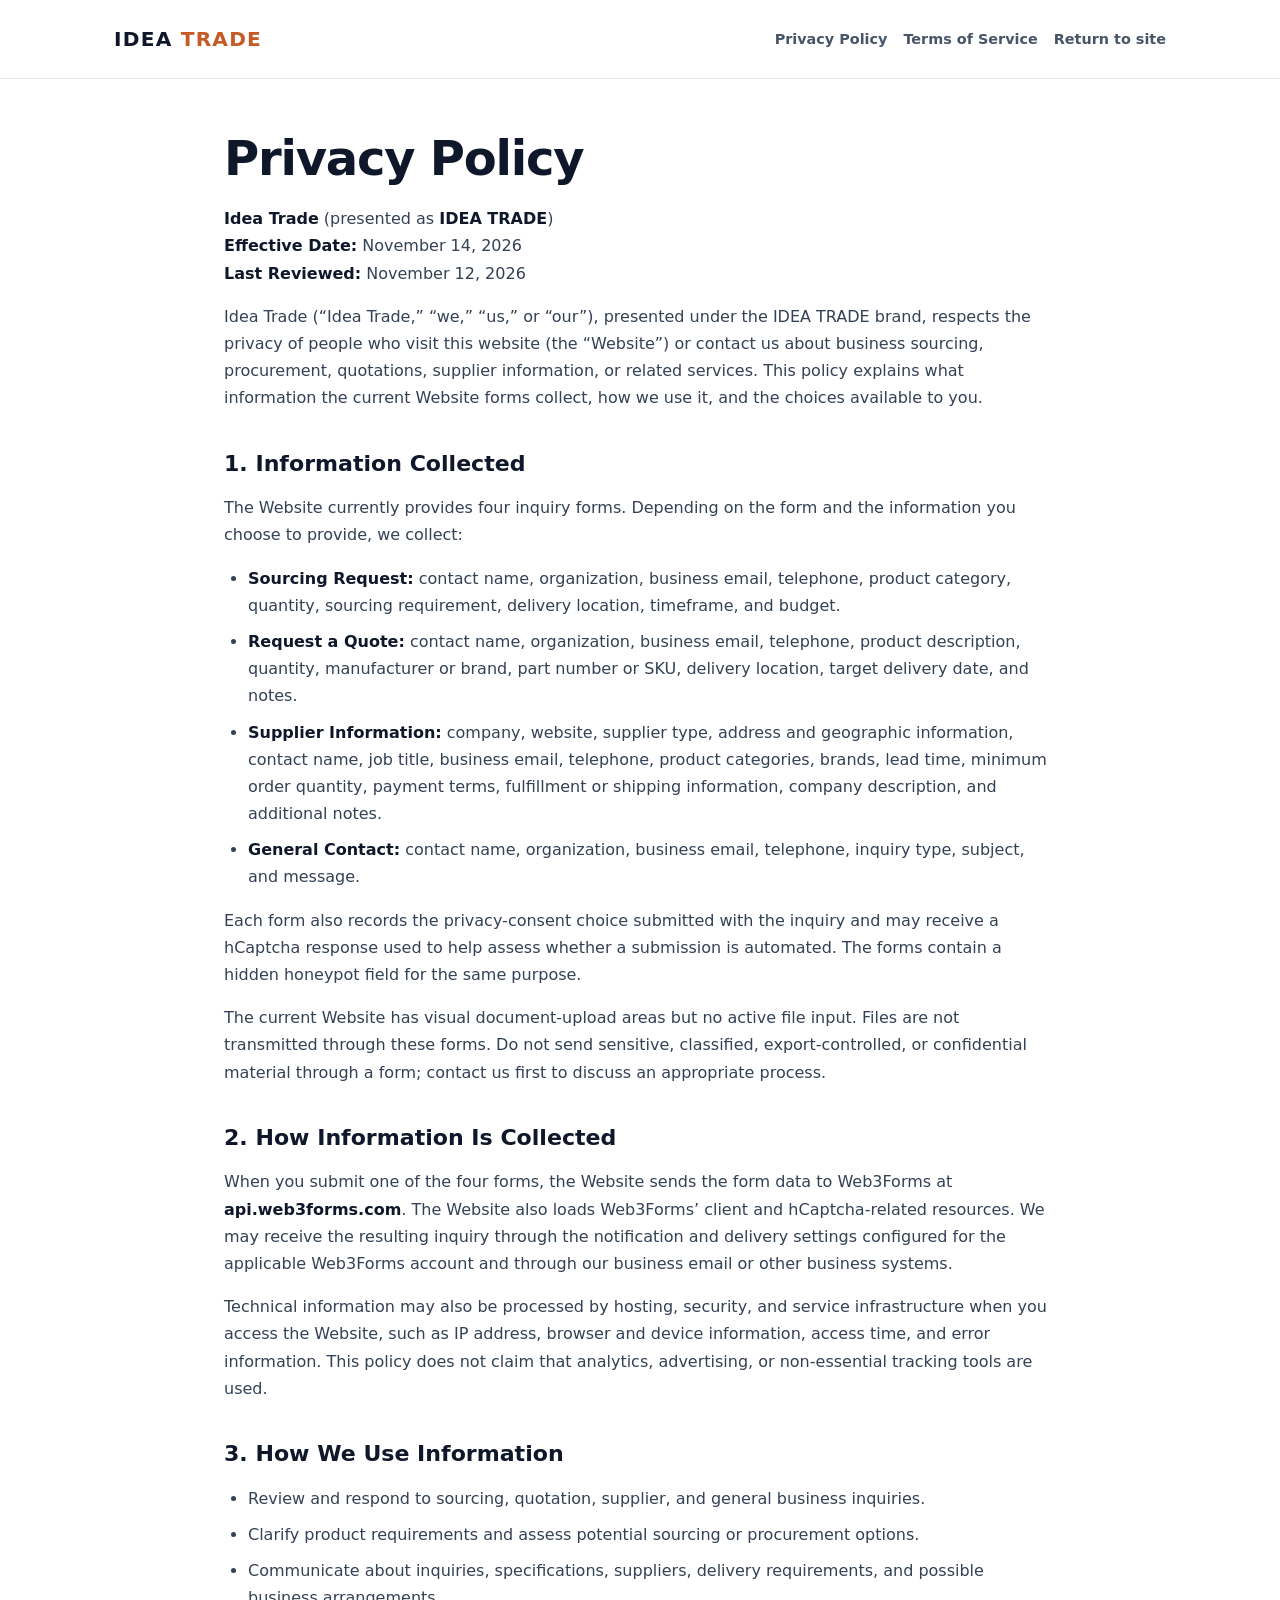
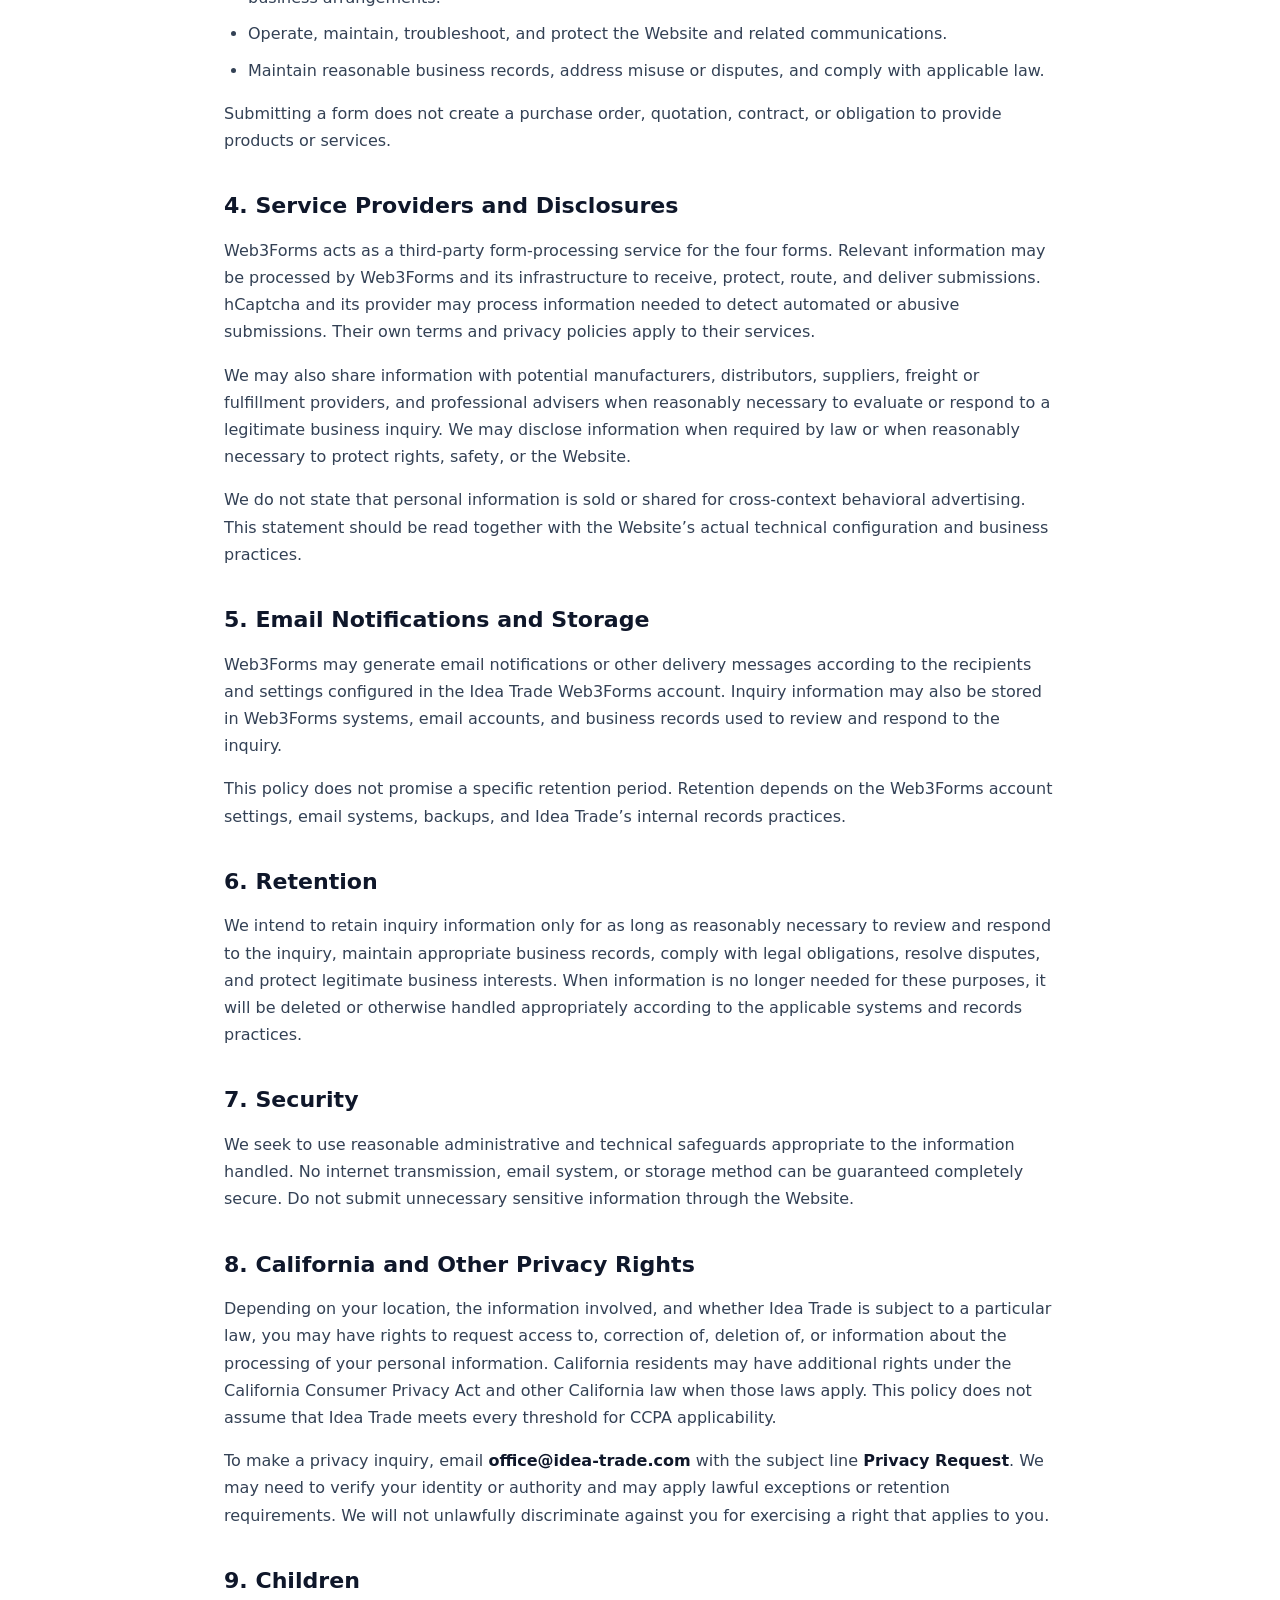
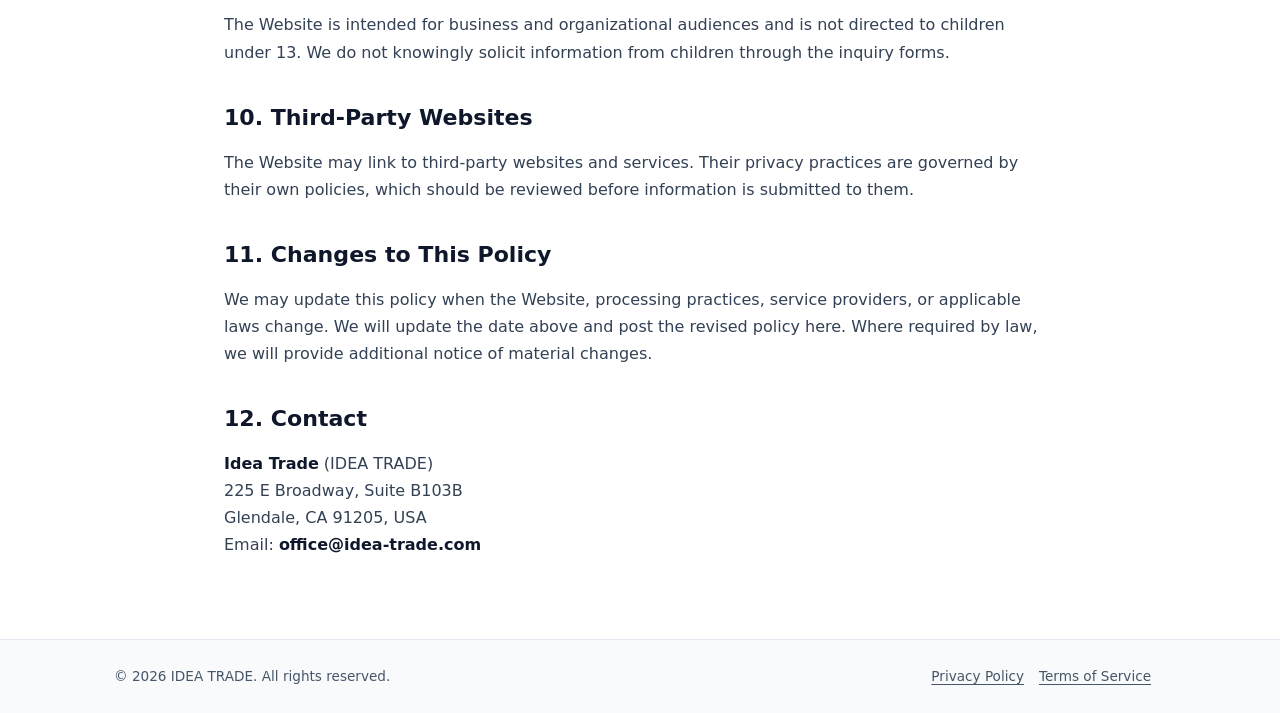
<file: privacy-policy/index.html>
<!doctype html>
<html lang="en"><head><meta charset="utf-8"><meta name="viewport" content="width=device-width,initial-scale=1">
<title>Privacy Policy | IDEA TRADE</title>
<meta name="description" content="Privacy Policy for the IDEA TRADE business inquiry website.">
<link rel="stylesheet" href="../assets/legal.css"></head>
<body><header><div class="header-inner"><a class="brand" href="../" aria-label="IDEA TRADE home">IDEA <strong>TRADE</strong></a>
<nav aria-label="Legal page navigation"><a href="../privacy-policy/">Privacy Policy</a><a href="../terms-of-service/">Terms of Service</a><a href="../">Return to site</a></nav></div></header>

<main><article><h1>Privacy Policy</h1>
<p><strong>Idea Trade</strong> (presented as <strong>IDEA TRADE</strong>)<br />
<strong>Effective Date:</strong> November 14, 2026 <br />
<strong>Last Reviewed:</strong> November 12, 2026</p>
<p>Idea Trade (“Idea Trade,” “we,” “us,” or “our”), presented under the IDEA TRADE brand, respects the privacy of people who visit this website (the “Website”) or contact us about business sourcing, procurement, quotations, supplier information, or related services. This policy explains what information the current Website forms collect, how we use it, and the choices available to you.</p>
<h2>1. Information Collected</h2>
<p>The Website currently provides four inquiry forms. Depending on the form and the information you choose to provide, we collect:</p>
<ul>
<li><strong>Sourcing Request:</strong> contact name, organization, business email, telephone, product category, quantity, sourcing requirement, delivery location, timeframe, and budget.</li>
<li><strong>Request a Quote:</strong> contact name, organization, business email, telephone, product description, quantity, manufacturer or brand, part number or SKU, delivery location, target delivery date, and notes.</li>
<li><strong>Supplier Information:</strong> company, website, supplier type, address and geographic information, contact name, job title, business email, telephone, product categories, brands, lead time, minimum order quantity, payment terms, fulfillment or shipping information, company description, and additional notes.</li>
<li><strong>General Contact:</strong> contact name, organization, business email, telephone, inquiry type, subject, and message.</li>
</ul>
<p>Each form also records the privacy-consent choice submitted with the inquiry and may receive a hCaptcha response used to help assess whether a submission is automated. The forms contain a hidden honeypot field for the same purpose.</p>
<p>The current Website has visual document-upload areas but no active file input. Files are not transmitted through these forms. Do not send sensitive, classified, export-controlled, or confidential material through a form; contact us first to discuss an appropriate process.</p>
<h2>2. How Information Is Collected</h2>
<p>When you submit one of the four forms, the Website sends the form data to Web3Forms at <strong>api.web3forms.com</strong>. The Website also loads Web3Forms’ client and hCaptcha-related resources. We may receive the resulting inquiry through the notification and delivery settings configured for the applicable Web3Forms account and through our business email or other business systems.</p>
<p>Technical information may also be processed by hosting, security, and service infrastructure when you access the Website, such as IP address, browser and device information, access time, and error information. This policy does not claim that analytics, advertising, or non-essential tracking tools are used.</p>
<h2>3. How We Use Information</h2>
<ul>
<li>Review and respond to sourcing, quotation, supplier, and general business inquiries.</li>
<li>Clarify product requirements and assess potential sourcing or procurement options.</li>
<li>Communicate about inquiries, specifications, suppliers, delivery requirements, and possible business arrangements.</li>
<li>Operate, maintain, troubleshoot, and protect the Website and related communications.</li>
<li>Maintain reasonable business records, address misuse or disputes, and comply with applicable law.</li>
</ul>
<p>Submitting a form does not create a purchase order, quotation, contract, or obligation to provide products or services.</p>
<h2>4. Service Providers and Disclosures</h2>
<p>Web3Forms acts as a third-party form-processing service for the four forms. Relevant information may be processed by Web3Forms and its infrastructure to receive, protect, route, and deliver submissions. hCaptcha and its provider may process information needed to detect automated or abusive submissions. Their own terms and privacy policies apply to their services.</p>
<p>We may also share information with potential manufacturers, distributors, suppliers, freight or fulfillment providers, and professional advisers when reasonably necessary to evaluate or respond to a legitimate business inquiry. We may disclose information when required by law or when reasonably necessary to protect rights, safety, or the Website.</p>
<p>We do not state that personal information is sold or shared for cross-context behavioral advertising. This statement should be read together with the Website’s actual technical configuration and business practices.</p>
<h2>5. Email Notifications and Storage</h2>
<p>Web3Forms may generate email notifications or other delivery messages according to the recipients and settings configured in the Idea Trade Web3Forms account. Inquiry information may also be stored in Web3Forms systems, email accounts, and business records used to review and respond to the inquiry.</p>
<p>This policy does not promise a specific retention period. Retention depends on the Web3Forms account settings, email systems, backups, and Idea Trade’s internal records practices.</p>
<h2>6. Retention</h2>
<p>We intend to retain inquiry information only for as long as reasonably necessary to review and respond to the inquiry, maintain appropriate business records, comply with legal obligations, resolve disputes, and protect legitimate business interests. When information is no longer needed for these purposes, it will be deleted or otherwise handled appropriately according to the applicable systems and records practices.</p>
<h2>7. Security</h2>
<p>We seek to use reasonable administrative and technical safeguards appropriate to the information handled. No internet transmission, email system, or storage method can be guaranteed completely secure. Do not submit unnecessary sensitive information through the Website.</p>
<h2>8. California and Other Privacy Rights</h2>
<p>Depending on your location, the information involved, and whether Idea Trade is subject to a particular law, you may have rights to request access to, correction of, deletion of, or information about the processing of your personal information. California residents may have additional rights under the California Consumer Privacy Act and other California law when those laws apply. This policy does not assume that Idea Trade meets every threshold for CCPA applicability.</p>
<p>To make a privacy inquiry, email <strong>office@idea-trade.com</strong> with the subject line <strong>Privacy Request</strong>. We may need to verify your identity or authority and may apply lawful exceptions or retention requirements. We will not unlawfully discriminate against you for exercising a right that applies to you.</p>
<h2>9. Children</h2>
<p>The Website is intended for business and organizational audiences and is not directed to children under 13. We do not knowingly solicit information from children through the inquiry forms.</p>
<h2>10. Third-Party Websites</h2>
<p>The Website may link to third-party websites and services. Their privacy practices are governed by their own policies, which should be reviewed before information is submitted to them.</p>
<h2>11. Changes to This Policy</h2>
<p>We may update this policy when the Website, processing practices, service providers, or applicable laws change. We will update the date above and post the revised policy here. Where required by law, we will provide additional notice of material changes.</p>
<h2>12. Contact</h2>
<p><strong>Idea Trade</strong> (IDEA TRADE)<br />
225 E Broadway, Suite B103B<br />
Glendale, CA 91205, USA<br />
Email: <strong>office@idea-trade.com</strong></p>
</article></main>
<footer><div class="footer-inner"><div>© 2026 IDEA TRADE. All rights reserved.</div><div><a href="../privacy-policy/">Privacy Policy</a><a href="../terms-of-service/">Terms of Service</a></div></div></footer></body></html>
</file>
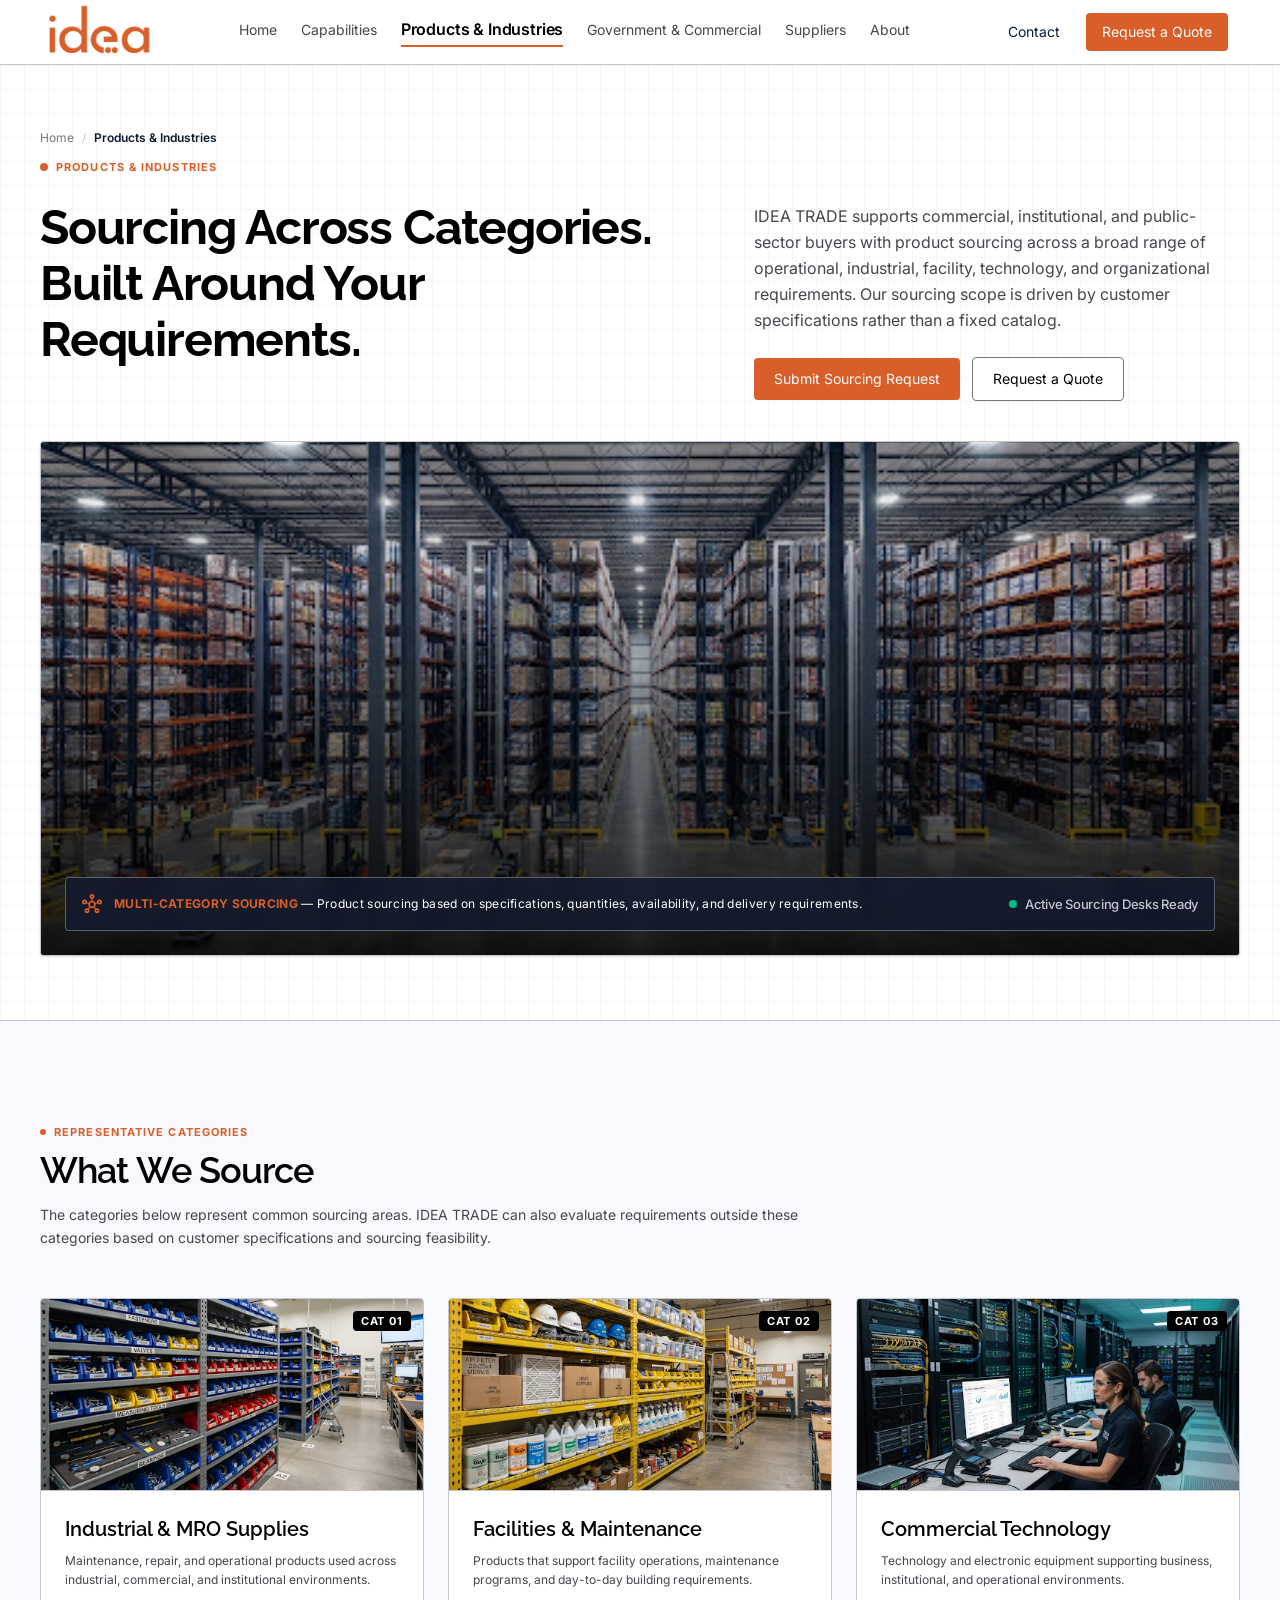
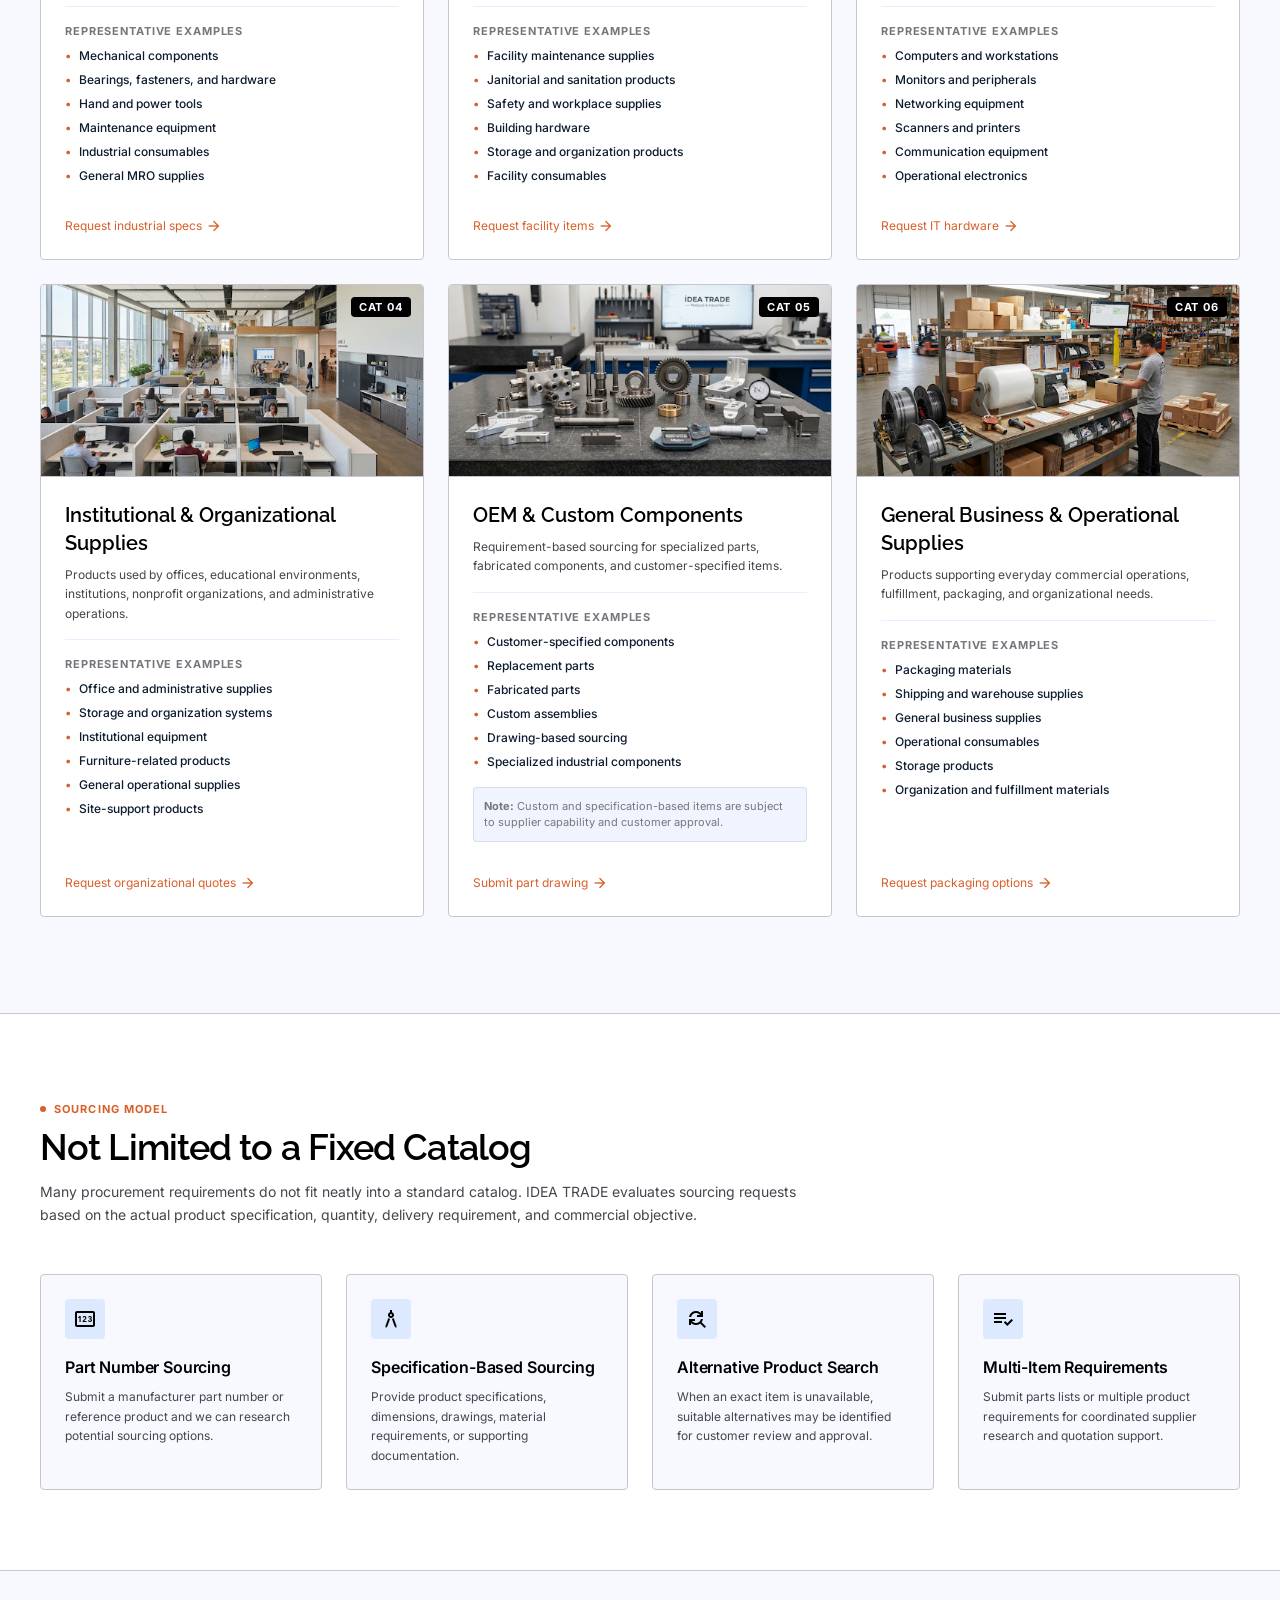
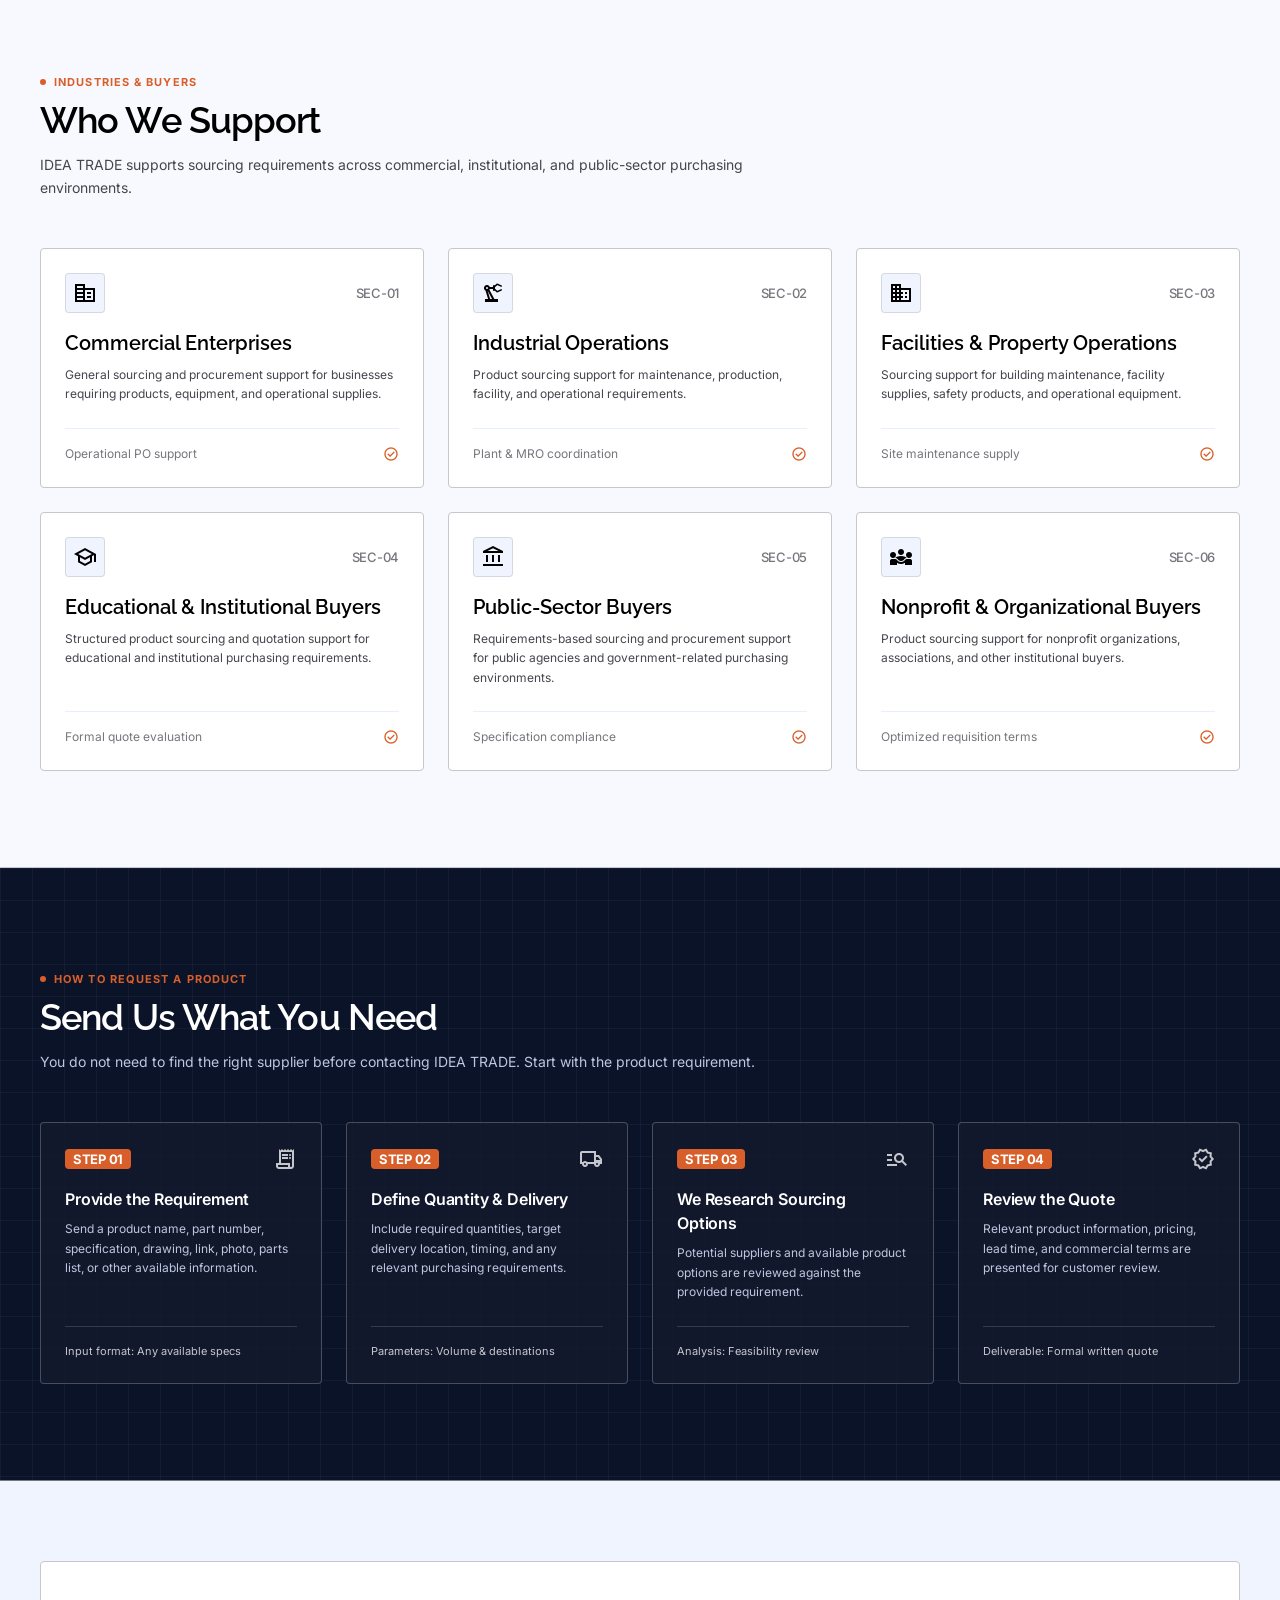
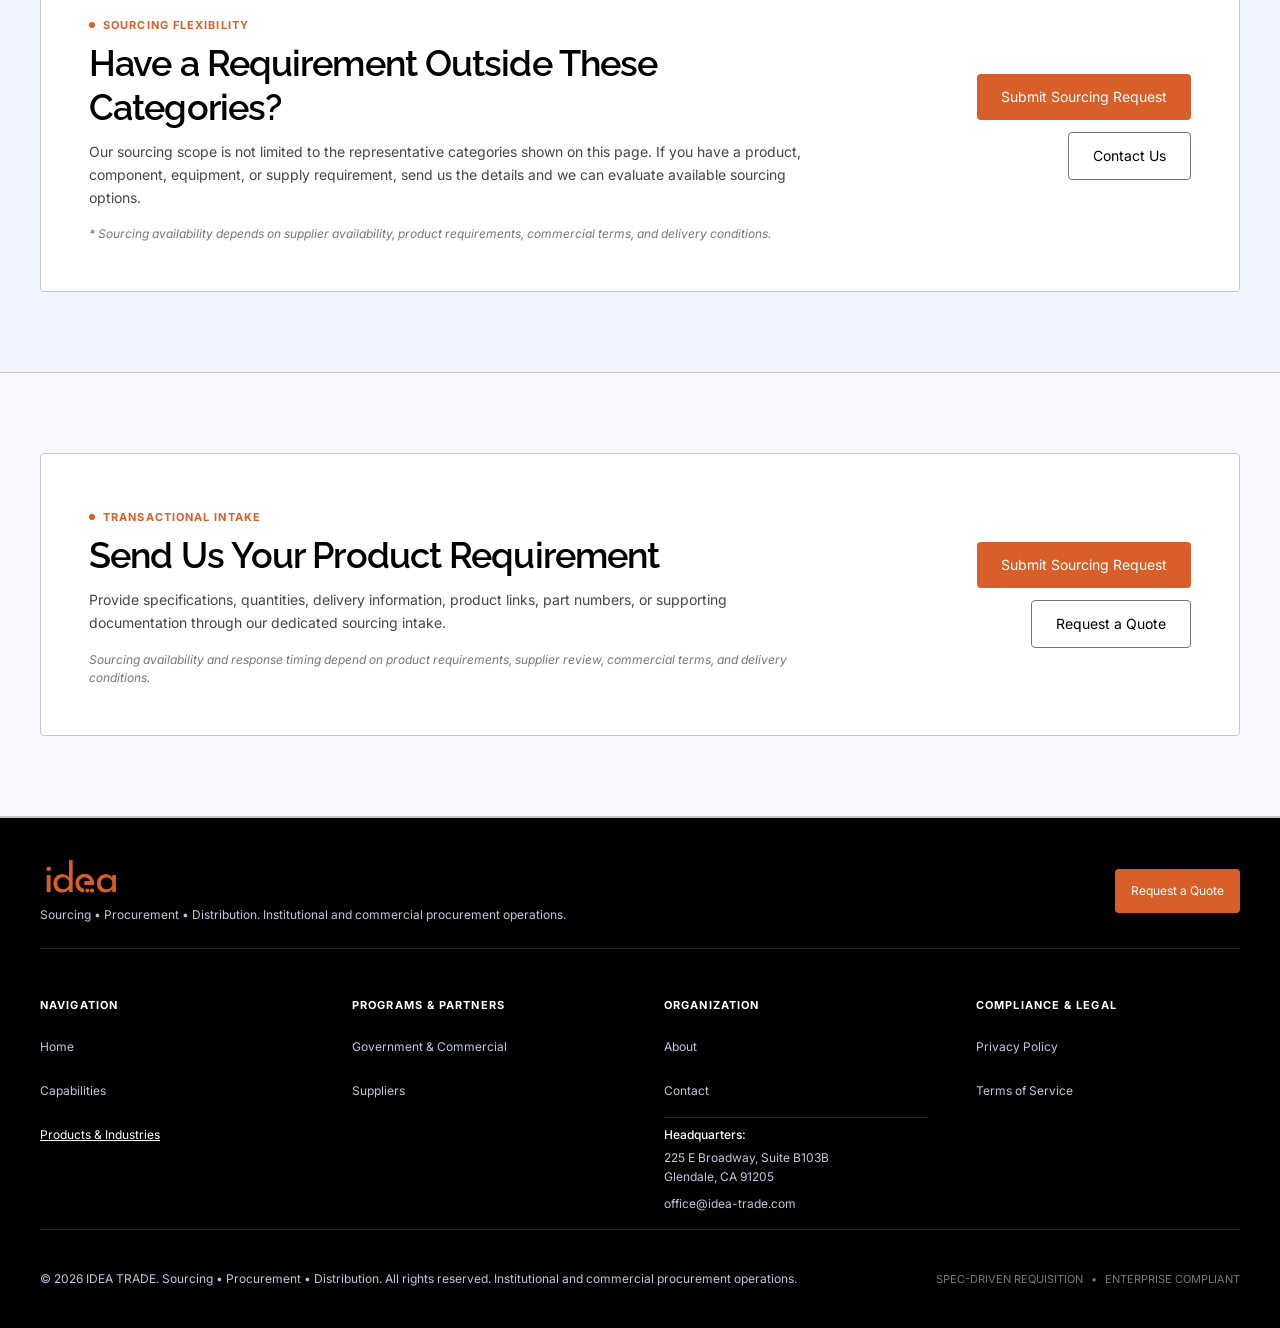
<file: products-industries/index.html>
<!DOCTYPE html>
<html lang="en"><head>
<meta charset="utf-8"/>
<meta content="width=device-width, initial-scale=1.0" name="viewport"/>
<title>Products &amp; Industries | IDEA TRADE</title>
<meta name="description" content="Review product categories and industry applications supported through IDEA TRADE sourcing and procurement inquiries.">
<link rel="icon" type="image/png" sizes="32x32" href="../favicon.png">
<link rel="apple-touch-icon" sizes="180x180" href="../apple-touch-icon.png">
<meta property="og:title" content="Products &amp; Industries | IDEA TRADE">
<meta property="og:description" content="Review product categories and industry applications supported through IDEA TRADE sourcing and procurement inquiries.">
<!-- Typography: Raleway (Headlines) & Inter (Body/Labels/Numerics) -->
<link href="https://fonts.googleapis.com" rel="preconnect"/>
<link crossorigin="" href="https://fonts.gstatic.com" rel="preconnect"/>
<link href="https://fonts.googleapis.com/css2?family=Inter:wght@400;500;600;700&amp;family=Raleway:wght@500;600;700;800&amp;display=swap" rel="stylesheet"/>
<!-- Material Symbols Outlined (Literal icon transcription) -->
<link href="https://fonts.googleapis.com/css2?family=Material+Symbols+Outlined:wght,FILL@100..700,0..1&amp;display=swap" rel="stylesheet"/>
<link href="https://fonts.googleapis.com/css2?family=Material+Symbols+Outlined:wght,FILL@100..700,0..1&amp;display=swap" rel="stylesheet"/>
<!-- Tailwind CSS v3 with Plugins -->

<!-- Theme Configuration matching design tokens -->

<style>
    .material-symbols-outlined {
      font-variation-settings: 'FILL' 0, 'wght' 400, 'GRAD' 0, 'opsz' 24;
      display: inline-block;
      vertical-align: middle;
      line-height: 1;
    }
    /* Institutional grid pattern */
    .bg-drafting-grid {
      background-size: 24px 24px;
      background-image: 
        linear-gradient(to right, rgba(15, 23, 42, 0.035) 1px, transparent 1px),
        linear-gradient(to bottom, rgba(15, 23, 42, 0.035) 1px, transparent 1px);
    }
    .bg-dark-grid {
      background-size: 32px 32px;
      background-image: 
        linear-gradient(to right, rgba(255, 255, 255, 0.04) 1px, transparent 1px),
        linear-gradient(to bottom, rgba(255, 255, 255, 0.04) 1px, transparent 1px);
    }
  </style>
<link href="./base.css" rel="stylesheet"/><link href="./responsive.css" rel="stylesheet"/><script defer src="./preview.js"></script></head>
<body class="bg-background text-on-surface antialiased font-body-md selection:bg-secondary-fixed selection:text-on-secondary-fixed min-h-screen flex flex-col"><style>
  :root {
    --brand-accent: #d95f2a;
  }
  .bg-secondary, .bg-secondary-container, button[type="submit"].bg-secondary, a.bg-secondary {
    background-color: #d95f2a !important;
  }
  .text-secondary, .text-secondary-container {
    color: #d95f2a !important;
  }
  .border-secondary {
    border-color: #d95f2a !important;
  }
  .hover\:bg-\[\#8e3202\]:hover {
    background-color: #bf4d1b !important;
  }
</style>
<!-- =========================================================================
       TOP NAVIGATION BAR (Strict Shared Component Execution)
       Active Destination: "Products & Industries"
  ========================================================================= -->
<header class="sticky top-0 z-50 bg-surface-container-lowest border-b border-outline-variant transition-colors duration-150 ease-in-out"><div class="max-w-7xl mx-auto px-margin flex items-center justify-between h-16 w-full">
<!-- Brand Anchor -->
<a class="flex flex-col group text-left" href="../" target="_top"><img alt="IDEA TRADE Logo" class="idt-header-logo object-contain shrink-0" src="./idea-trade-logo.png"/></a>
<!-- Desktop Navigation Cluster (Semantic Mapping with Active indicator) -->
<nav class="hidden md:flex items-center space-x-6">
<a class="text-on-surface-variant font-body-md text-body-md pb-1 hover:text-secondary hover:border-secondary transition-colors" data-route="home" href="../" target="_top">Home</a>
<a class="text-on-surface-variant font-body-md text-body-md pb-1 hover:text-secondary hover:border-secondary transition-colors" data-route="capabilities" href="../capabilities/" target="_top">Capabilities</a>
<!-- Active Link: Products & Industries with border-b-2 border-secondary -->
<a class="text-primary border-b-2 border-secondary font-title-md text-title-md pb-1 transition-colors" data-route="products-industries" href="../products-industries/" target="_top">Products &amp; Industries</a>
<a class="text-on-surface-variant font-body-md text-body-md pb-1 hover:text-secondary hover:border-secondary transition-colors" data-route="government-commercial" href="../government-commercial/" target="_top">Government &amp; Commercial</a>
<a class="text-on-surface-variant font-body-md text-body-md pb-1 hover:text-secondary hover:border-secondary transition-colors" data-route="suppliers" href="../suppliers/" target="_top">Suppliers</a>
<a class="text-on-surface-variant font-body-md text-body-md pb-1 hover:text-secondary hover:border-secondary transition-colors" data-route="about" href="../about/" target="_top">About</a>
</nav>
<!-- Trailing Action Buttons & Mobile Toggle -->
<div class="flex items-center space-x-3">
<a class="hidden sm:inline-flex items-center justify-center px-3.5 py-2 text-body-md font-title-md text-on-surface hover:text-secondary transition-colors duration-150" data-route="contact" href="../contact/" target="_top">
      Contact
    </a>
<a class="inline-flex items-center justify-center px-3 sm:px-4 py-2 text-body-sm sm:text-body-md font-title-md text-on-secondary bg-secondary hover:bg-[#8e3202] rounded-lg transition-colors duration-150 shadow-none" data-route="request-a-quote" href="../request-a-quote/#rfq-form" target="_top">
      Request a Quote
    </a>
<!-- Mobile Hamburger Toggle Button (40x40px min tap target) -->
<button aria-expanded="false" aria-label="Toggle Mobile Menu" class="md:hidden flex items-center justify-center w-10 h-10 rounded border border-outline-variant text-on-surface hover:bg-surface-container-low transition-colors duration-150" id="mobile-nav-toggle" type="button">
<span class="material-symbols-outlined text-[24px]">menu</span>
</button>
</div>
</div>
<!-- Mobile Collapsible Navigation Drawer -->
<div class="hidden md:hidden border-t border-outline-variant bg-surface-container-lowest px-margin py-4 transition-all duration-200" id="mobile-nav-drawer">
<nav class="flex flex-col space-y-1">
<a class="flex items-center min-h-[44px] px-3 py-2 rounded font-body-md text-on-surface hover:bg-surface-container-low hover:text-secondary transition-colors" data-route="home" href="../" target="_top">Home</a>
<a class="flex items-center min-h-[44px] px-3 py-2 rounded font-body-md text-on-surface hover:bg-surface-container-low hover:text-secondary transition-colors" data-route="capabilities" href="../capabilities/" target="_top">Capabilities</a>
<a class="flex items-center min-h-[44px] px-3 py-2 rounded font-title-md text-secondary bg-surface-container-low border-l-4 border-secondary transition-colors" data-route="products-industries" href="../products-industries/" target="_top">Products &amp; Industries</a>
<a class="flex items-center min-h-[44px] px-3 py-2 rounded font-body-md text-on-surface hover:bg-surface-container-low hover:text-secondary transition-colors" data-route="government-commercial" href="../government-commercial/" target="_top">Government &amp; Commercial</a>
<a class="flex items-center min-h-[44px] px-3 py-2 rounded font-body-md text-on-surface hover:bg-surface-container-low hover:text-secondary transition-colors" data-route="suppliers" href="../suppliers/" target="_top">Suppliers</a>
<a class="flex items-center min-h-[44px] px-3 py-2 rounded font-body-md text-on-surface hover:bg-surface-container-low hover:text-secondary transition-colors" data-route="about" href="../about/" target="_top">About</a>
<a class="flex items-center min-h-[44px] px-3 py-2 rounded font-body-md text-on-surface hover:bg-surface-container-low hover:text-secondary transition-colors" data-route="contact" href="../contact/" target="_top">Contact</a>
</nav>
<div class="pt-4 mt-2 border-t border-outline-variant">
<a class="flex items-center justify-center min-h-[44px] w-full px-4 py-2.5 text-body-md font-title-md text-on-secondary bg-secondary hover:bg-[#8e3202] rounded-lg transition-colors text-center" data-route="request-a-quote" href="../request-a-quote/#rfq-form" target="_top">
      Request a Quote
    </a>
</div>
</div></header>
<main class="flex-grow">
<!-- =========================================================================
         HERO SECTION: Architecture & Scope Header
    ========================================================================= -->
<section class="border-b border-outline-variant bg-surface-container-lowest bg-drafting-grid">
<div class="max-w-7xl mx-auto px-margin py-10 md:py-16">
<!-- Breadcrumb & Eyebrow Module -->
<div class="flex flex-col space-y-3 mb-6">
<div class="flex items-center space-x-2 text-body-sm font-body-sm text-outline">
<a class="hover:text-primary transition-colors" data-route="home" href="../" target="_top">Home</a>
<span class="text-outline-variant">/</span>
<span class="text-on-surface font-semibold">Products &amp; Industries</span>
</div>
<div class="inline-flex items-center space-x-2">
<span class="w-2 h-2 rounded-full bg-secondary inline-block"></span>
<span class="text-label-caps font-label-caps uppercase text-secondary tracking-widest font-bold">PRODUCTS &amp; INDUSTRIES</span>
</div>
</div>
<!-- Headline & Split Narrative -->
<div class="grid grid-cols-1 lg:grid-cols-12 gap-gutter items-start mb-10">
<div class="lg:col-span-7">
<h1 class="text-display-hero font-display-hero text-primary tracking-tight mb-4">
              Sourcing Across Categories. Built Around Your Requirements.
            </h1>
</div>
<div class="lg:col-span-5 flex flex-col justify-between pt-1">
<p class="text-body-lg font-body-lg text-on-surface-variant leading-relaxed mb-6">
              IDEA TRADE supports commercial, institutional, and public-sector buyers with product sourcing across a broad range of operational, industrial, facility, technology, and organizational requirements. Our sourcing scope is driven by customer specifications rather than a fixed catalog.
            </p>
<div class="flex flex-wrap items-center gap-3">
<a class="inline-flex items-center justify-center px-5 py-2.5 text-body-md font-title-md text-on-secondary bg-secondary hover:bg-[#8e3202] rounded-lg transition-colors" data-route="sourcing-request" href="../sourcing-request/#sourcing-form" target="_top">
                Submit Sourcing Request
              </a>
<a class="inline-flex items-center justify-center px-5 py-2.5 text-body-md font-title-md text-primary bg-surface-container-lowest border border-outline hover:bg-surface-container-low rounded-lg transition-colors" data-route="request-a-quote" href="../request-a-quote/#rfq-form" target="_top">
                Request a Quote
              </a>
</div>
</div>
</div>
<!-- Hero Visual: Logistics Center & Distribution Hub -->
<div class="relative w-full rounded-lg overflow-hidden border border-outline-variant bg-primary-container shadow-sm">
<div class="aspect-[21/9] w-full relative">
<img class="w-full h-full object-cover" data-alt="An expansive modern industrial distribution center with massive high-bay automated pallet racks under clean bright daylight LED warehouse lighting. Concrete polished floor reflects steel pillars and organized staging zones. Precision logistics environment rendered in authoritative midnight navy, metallic slate, and crisp architectural lines." src="./assets/image-01.jpg" alt="An expansive modern industrial distribution center with massive high-bay automated pallet racks under clean bright daylight LED warehouse lighting. Concrete polished floor reflects steel pillars and organized staging zones. Precision logistics environment rendered in authoritative midnight navy, metallic slate, and crisp architectural lines."/>
<div class="absolute inset-0 bg-gradient-to-t from-primary/90 via-primary/30 to-transparent"></div>
</div>
<div class="absolute bottom-4 left-4 right-4 md:bottom-6 md:left-6 md:right-6 flex flex-col sm:flex-row items-start sm:items-center justify-between gap-3 bg-primary-container/85 backdrop-blur-sm border border-outline-variant/40 px-4 py-3 rounded">
<div class="flex items-center space-x-3">
<span class="material-symbols-outlined text-secondary text-headline-sm" data-icon="hub">hub</span>
<p class="text-body-sm font-title-md text-on-primary tracking-wide">
<span class="text-secondary font-bold">MULTI-CATEGORY SOURCING</span> — Product sourcing based on specifications, quantities, availability, and delivery requirements.
              </p>
</div>
<div class="flex items-center space-x-2 text-outline-variant text-code-num font-code-num shrink-0">
<span class="w-2 h-2 rounded-full bg-emerald-500 animate-pulse"></span>
<span class="">Active Sourcing Desks Ready</span>
</div>
</div>
</div>
</div>
</section>
<!-- =========================================================================
         SECTION 1: REPRESENTATIVE CATEGORIES (High-Density Structured Cards)
    ========================================================================= -->
<section class="py-16 md:py-24 border-b border-outline-variant bg-surface">
<div class="max-w-7xl mx-auto px-margin">
<!-- Section Header -->
<div class="max-w-3xl mb-12">
<div class="inline-flex items-center space-x-2 mb-2">
<span class="w-1.5 h-1.5 rounded-full bg-secondary"></span>
<span class="text-label-caps font-label-caps text-secondary uppercase font-bold tracking-widest">REPRESENTATIVE CATEGORIES</span>
</div>
<h2 class="text-headline-lg font-headline-lg text-primary tracking-tight mb-3">
            What We Source
          </h2>
<p class="text-body-md font-body-md text-on-surface-variant leading-relaxed">
            The categories below represent common sourcing areas. IDEA TRADE can also evaluate requirements outside these categories based on customer specifications and sourcing feasibility.
          </p>
</div>
<!-- 6 Premium Category Cards Grid (3 Columns) -->
<div class="grid grid-cols-1 md:grid-cols-2 lg:grid-cols-3 gap-gutter">
<!-- CATEGORY 01: Industrial & MRO Supplies -->
<div class="bg-surface-container-lowest border border-outline-variant rounded-lg overflow-hidden flex flex-col justify-between hover:border-primary transition-colors">
<div>
<div class="h-48 w-full overflow-hidden border-b border-outline-variant relative bg-surface-container-high">
<img class="w-full h-full object-cover transition-transform duration-300 hover:scale-105" data-alt="Organized industrial tool crib and parts room with heavy-duty metal racking holding calibrated precision tools, steel valves, threaded fasteners, mechanical components, and hardware in neat high-contrast bins under institutional neutral workspace lighting." src="./assets/image-02.jpg" alt="Organized industrial tool crib and parts room with heavy-duty metal racking holding calibrated precision tools, steel valves, threaded fasteners, mechanical components, and hardware in neat high-contrast bins under institutional neutral workspace lighting."/>
<span class="absolute top-3 right-3 bg-primary text-on-primary text-label-caps font-label-caps px-2 py-0.5 rounded uppercase font-bold">
                  CAT 01
                </span>
</div>
<div class="p-6">
<h3 class="text-headline-sm font-headline-sm text-primary mb-2">
                  Industrial &amp; MRO Supplies
                </h3>
<p class="text-body-sm font-body-sm text-on-surface-variant mb-4 leading-relaxed">
                  Maintenance, repair, and operational products used across industrial, commercial, and institutional environments.
                </p>
<div class="pt-4 border-t border-surface-container">
<div class="text-label-caps font-label-caps text-outline uppercase mb-2">Representative Examples</div>
<ul class="text-body-sm font-body-sm text-on-surface space-y-1.5 font-medium">
<li class="flex items-start"><span class="text-secondary mr-2">•</span>Mechanical components</li>
<li class="flex items-start"><span class="text-secondary mr-2">•</span>Bearings, fasteners, and hardware</li>
<li class="flex items-start"><span class="text-secondary mr-2">•</span>Hand and power tools</li>
<li class="flex items-start"><span class="text-secondary mr-2">•</span>Maintenance equipment</li>
<li class="flex items-start"><span class="text-secondary mr-2">•</span>Industrial consumables</li>
<li class="flex items-start"><span class="text-secondary mr-2">•</span>General MRO supplies</li>
</ul>
</div>
</div>
</div>
<div class="px-6 pb-6 pt-2">
<a class="text-body-sm font-title-md text-secondary hover:underline flex items-center" href="../sourcing-request/#sourcing-form" target="_top">
<span class="">Request industrial specs</span>
<span class="material-symbols-outlined text-[16px] ml-1" data-icon="arrow_forward">arrow_forward</span>
</a>
</div>
</div>
<!-- CATEGORY 02: Facilities & Maintenance -->
<div class="bg-surface-container-lowest border border-outline-variant rounded-lg overflow-hidden flex flex-col justify-between hover:border-primary transition-colors">
<div>
<div class="h-48 w-full overflow-hidden border-b border-outline-variant relative bg-surface-container-high">
<img class="w-full h-full object-cover transition-transform duration-300 hover:scale-105" data-alt="Industrial facilities maintenance supply room with yellow and steel utility shelving stocking safety equipment, PPE hard hats, HVAC air filters, sanitation products, and cleaning chemicals in organized commercial canisters." src="./assets/image-03.jpg" alt="Industrial facilities maintenance supply room with yellow and steel utility shelving stocking safety equipment, PPE hard hats, HVAC air filters, sanitation products, and cleaning chemicals in organized commercial canisters."/>
<span class="absolute top-3 right-3 bg-primary text-on-primary text-label-caps font-label-caps px-2 py-0.5 rounded uppercase font-bold">
                  CAT 02
                </span>
</div>
<div class="p-6">
<h3 class="text-headline-sm font-headline-sm text-primary mb-2">
                  Facilities &amp; Maintenance
                </h3>
<p class="text-body-sm font-body-sm text-on-surface-variant mb-4 leading-relaxed">
                  Products that support facility operations, maintenance programs, and day-to-day building requirements.
                </p>
<div class="pt-4 border-t border-surface-container">
<div class="text-label-caps font-label-caps text-outline uppercase mb-2">Representative Examples</div>
<ul class="text-body-sm font-body-sm text-on-surface space-y-1.5 font-medium">
<li class="flex items-start"><span class="text-secondary mr-2">•</span>Facility maintenance supplies</li>
<li class="flex items-start"><span class="text-secondary mr-2">•</span>Janitorial and sanitation products</li>
<li class="flex items-start"><span class="text-secondary mr-2">•</span>Safety and workplace supplies</li>
<li class="flex items-start"><span class="text-secondary mr-2">•</span>Building hardware</li>
<li class="flex items-start"><span class="text-secondary mr-2">•</span>Storage and organization products</li>
<li class="flex items-start"><span class="text-secondary mr-2">•</span>Facility consumables</li>
</ul>
</div>
</div>
</div>
<div class="px-6 pb-6 pt-2">
<a class="text-body-sm font-title-md text-secondary hover:underline flex items-center" href="../sourcing-request/#sourcing-form" target="_top">
<span class="">Request facility items</span>
<span class="material-symbols-outlined text-[16px] ml-1" data-icon="arrow_forward">arrow_forward</span>
</a>
</div>
</div>
<!-- CATEGORY 03: Commercial Technology -->
<div class="bg-surface-container-lowest border border-outline-variant rounded-lg overflow-hidden flex flex-col justify-between hover:border-primary transition-colors">
<div>
<div class="h-48 w-full overflow-hidden border-b border-outline-variant relative bg-surface-container-high">
<img class="w-full h-full object-cover transition-transform duration-300 hover:scale-105" data-alt="Enterprise IT server room and commercial operations technology workspace with networking racks, optical patch cords, server chassis, barcode scanners, and monitoring terminals maintained by professional technicians." src="./assets/image-04.jpg" alt="Enterprise IT server room and commercial operations technology workspace with networking racks, optical patch cords, server chassis, barcode scanners, and monitoring terminals maintained by professional technicians."/>
<span class="absolute top-3 right-3 bg-primary text-on-primary text-label-caps font-label-caps px-2 py-0.5 rounded uppercase font-bold">
                  CAT 03
                </span>
</div>
<div class="p-6">
<h3 class="text-headline-sm font-headline-sm text-primary mb-2">
                  Commercial Technology
                </h3>
<p class="text-body-sm font-body-sm text-on-surface-variant mb-4 leading-relaxed">
                  Technology and electronic equipment supporting business, institutional, and operational environments.
                </p>
<div class="pt-4 border-t border-surface-container">
<div class="text-label-caps font-label-caps text-outline uppercase mb-2">Representative Examples</div>
<ul class="text-body-sm font-body-sm text-on-surface space-y-1.5 font-medium">
<li class="flex items-start"><span class="text-secondary mr-2">•</span>Computers and workstations</li>
<li class="flex items-start"><span class="text-secondary mr-2">•</span>Monitors and peripherals</li>
<li class="flex items-start"><span class="text-secondary mr-2">•</span>Networking equipment</li>
<li class="flex items-start"><span class="text-secondary mr-2">•</span>Scanners and printers</li>
<li class="flex items-start"><span class="text-secondary mr-2">•</span>Communication equipment</li>
<li class="flex items-start"><span class="text-secondary mr-2">•</span>Operational electronics</li>
</ul>
</div>
</div>
</div>
<div class="px-6 pb-6 pt-2">
<a class="text-body-sm font-title-md text-secondary hover:underline flex items-center" href="../sourcing-request/#sourcing-form" target="_top">
<span class="">Request IT hardware</span>
<span class="material-symbols-outlined text-[16px] ml-1" data-icon="arrow_forward">arrow_forward</span>
</a>
</div>
</div>
<!-- CATEGORY 04: Institutional & Organizational Supplies -->
<div class="bg-surface-container-lowest border border-outline-variant rounded-lg overflow-hidden flex flex-col justify-between hover:border-primary transition-colors">
<div>
<div class="h-48 w-full overflow-hidden border-b border-outline-variant relative bg-surface-container-high">
<img class="w-full h-full object-cover transition-transform duration-300 hover:scale-105" data-alt="Large contemporary institutional administrative complex and civic workspace with modular acoustic partition desks, conference systems, commercial storage cabinets, and organizational institutional fixtures in clean natural daylight." src="./assets/image-05.jpg" alt="Large contemporary institutional administrative complex and civic workspace with modular acoustic partition desks, conference systems, commercial storage cabinets, and organizational institutional fixtures in clean natural daylight."/>
<span class="absolute top-3 right-3 bg-primary text-on-primary text-label-caps font-label-caps px-2 py-0.5 rounded uppercase font-bold">
                  CAT 04
                </span>
</div>
<div class="p-6">
<h3 class="text-headline-sm font-headline-sm text-primary mb-2">
                  Institutional &amp; Organizational Supplies
                </h3>
<p class="text-body-sm font-body-sm text-on-surface-variant mb-4 leading-relaxed">
                  Products used by offices, educational environments, institutions, nonprofit organizations, and administrative operations.
                </p>
<div class="pt-4 border-t border-surface-container">
<div class="text-label-caps font-label-caps text-outline uppercase mb-2">Representative Examples</div>
<ul class="text-body-sm font-body-sm text-on-surface space-y-1.5 font-medium">
<li class="flex items-start"><span class="text-secondary mr-2">•</span>Office and administrative supplies</li>
<li class="flex items-start"><span class="text-secondary mr-2">•</span>Storage and organization systems</li>
<li class="flex items-start"><span class="text-secondary mr-2">•</span>Institutional equipment</li>
<li class="flex items-start"><span class="text-secondary mr-2">•</span>Furniture-related products</li>
<li class="flex items-start"><span class="text-secondary mr-2">•</span>General operational supplies</li>
<li class="flex items-start"><span class="text-secondary mr-2">•</span>Site-support products</li>
</ul>
</div>
</div>
</div>
<div class="px-6 pb-6 pt-2">
<a class="text-body-sm font-title-md text-secondary hover:underline flex items-center" data-route="request-a-quote" href="../request-a-quote/#rfq-form" target="_top">
<span class="">Request organizational quotes</span>
<span class="material-symbols-outlined text-[16px] ml-1" data-icon="arrow_forward">arrow_forward</span>
</a>
</div>
</div>
<!-- CATEGORY 05: OEM & Custom Components -->
<div class="bg-surface-container-lowest border border-outline-variant rounded-lg overflow-hidden flex flex-col justify-between hover:border-primary transition-colors">
<div>
<div class="h-48 w-full overflow-hidden border-b border-outline-variant relative bg-surface-container-high">
<img class="w-full h-full object-cover transition-transform duration-300 hover:scale-105" data-alt="CNC machined precision metal OEM parts, stainless steel hydraulic valves, micrometer calibration tools, gears, and bespoke engineered hardware components displayed on a granite metrology surface inside a technical quality assurance laboratory." src="./assets/image-06.jpg" alt="CNC machined precision metal OEM parts, stainless steel hydraulic valves, micrometer calibration tools, gears, and bespoke engineered hardware components displayed on a granite metrology surface inside a technical quality assurance laboratory."/>
<span class="absolute top-3 right-3 bg-primary text-on-primary text-label-caps font-label-caps px-2 py-0.5 rounded uppercase font-bold">
                  CAT 05
                </span>
</div>
<div class="p-6">
<h3 class="text-headline-sm font-headline-sm text-primary mb-2">
                  OEM &amp; Custom Components
                </h3>
<p class="text-body-sm font-body-sm text-on-surface-variant mb-4 leading-relaxed">
                  Requirement-based sourcing for specialized parts, fabricated components, and customer-specified items.
                </p>
<div class="pt-4 border-t border-surface-container">
<div class="text-label-caps font-label-caps text-outline uppercase mb-2">Representative Examples</div>
<ul class="text-body-sm font-body-sm text-on-surface space-y-1.5 font-medium">
<li class="flex items-start"><span class="text-secondary mr-2">•</span>Customer-specified components</li>
<li class="flex items-start"><span class="text-secondary mr-2">•</span>Replacement parts</li>
<li class="flex items-start"><span class="text-secondary mr-2">•</span>Fabricated parts</li>
<li class="flex items-start"><span class="text-secondary mr-2">•</span>Custom assemblies</li>
<li class="flex items-start"><span class="text-secondary mr-2">•</span>Drawing-based sourcing</li>
<li class="flex items-start"><span class="text-secondary mr-2">•</span>Specialized industrial components</li>
</ul>
<div class="mt-4 p-2.5 bg-surface-container-low border border-outline-variant/50 rounded text-[11px] text-outline font-body-sm">
<strong>Note:</strong> Custom and specification-based items are subject to supplier capability and customer approval.
                  </div>
</div>
</div>
</div>
<div class="px-6 pb-6 pt-2">
<a class="text-body-sm font-title-md text-secondary hover:underline flex items-center" href="../sourcing-request/#sourcing-form" target="_top">
<span class="">Submit part drawing</span>
<span class="material-symbols-outlined text-[16px] ml-1" data-icon="arrow_forward">arrow_forward</span>
</a>
</div>
</div>
<!-- CATEGORY 06: General Business & Operational Supplies -->
<div class="bg-surface-container-lowest border border-outline-variant rounded-lg overflow-hidden flex flex-col justify-between hover:border-primary transition-colors">
<div>
<div class="h-48 w-full overflow-hidden border-b border-outline-variant relative bg-surface-container-high">
<img class="w-full h-full object-cover transition-transform duration-300 hover:scale-105" data-alt="Industrial packaging and fulfillment shipping depot workstation with kraft corrugated boxes, rolls of bubble cushioning, strapping steel reels, label printers, and commercial logistics packing consumables on durable benches." src="./assets/image-07.jpg" alt="Industrial packaging and fulfillment shipping depot workstation with kraft corrugated boxes, rolls of bubble cushioning, strapping steel reels, label printers, and commercial logistics packing consumables on durable benches."/>
<span class="absolute top-3 right-3 bg-primary text-on-primary text-label-caps font-label-caps px-2 py-0.5 rounded uppercase font-bold">
                  CAT 06
                </span>
</div>
<div class="p-6">
<h3 class="text-headline-sm font-headline-sm text-primary mb-2">
                  General Business &amp; Operational Supplies
                </h3>
<p class="text-body-sm font-body-sm text-on-surface-variant mb-4 leading-relaxed">
                  Products supporting everyday commercial operations, fulfillment, packaging, and organizational needs.
                </p>
<div class="pt-4 border-t border-surface-container">
<div class="text-label-caps font-label-caps text-outline uppercase mb-2">Representative Examples</div>
<ul class="text-body-sm font-body-sm text-on-surface space-y-1.5 font-medium">
<li class="flex items-start"><span class="text-secondary mr-2">•</span>Packaging materials</li>
<li class="flex items-start"><span class="text-secondary mr-2">•</span>Shipping and warehouse supplies</li>
<li class="flex items-start"><span class="text-secondary mr-2">•</span>General business supplies</li>
<li class="flex items-start"><span class="text-secondary mr-2">•</span>Operational consumables</li>
<li class="flex items-start"><span class="text-secondary mr-2">•</span>Storage products</li>
<li class="flex items-start"><span class="text-secondary mr-2">•</span>Organization and fulfillment materials</li>
</ul>
</div>
</div>
</div>
<div class="px-6 pb-6 pt-2">
<a class="text-body-sm font-title-md text-secondary hover:underline flex items-center" href="../sourcing-request/#sourcing-form" target="_top">
<span class="">Request packaging options</span>
<span class="material-symbols-outlined text-[16px] ml-1" data-icon="arrow_forward">arrow_forward</span>
</a>
</div>
</div>
</div>
</div>
</section>
<!-- =========================================================================
         SECTION 2: SOURCING MODEL (Specification-Driven vs. Static Catalog)
    ========================================================================= -->
<section class="py-16 md:py-20 border-b border-outline-variant bg-surface-container-lowest">
<div class="max-w-7xl mx-auto px-margin">
<div class="max-w-3xl mb-12">
<div class="inline-flex items-center space-x-2 mb-2">
<span class="w-1.5 h-1.5 rounded-full bg-secondary"></span>
<span class="text-label-caps font-label-caps text-secondary uppercase font-bold tracking-widest">SOURCING MODEL</span>
</div>
<h2 class="text-headline-lg font-headline-lg text-primary tracking-tight mb-3">
            Not Limited to a Fixed Catalog
          </h2>
<p class="text-body-md font-body-md text-on-surface-variant leading-relaxed">
            Many procurement requirements do not fit neatly into a standard catalog. IDEA TRADE evaluates sourcing requests based on the actual product specification, quantity, delivery requirement, and commercial objective.
          </p>
</div>
<!-- 4 Clean Structured Cards Grid -->
<div class="grid grid-cols-1 md:grid-cols-2 lg:grid-cols-4 gap-gutter">
<div class="p-6 bg-surface border border-outline-variant rounded-lg relative hover:border-secondary transition-colors">
<div class="w-10 h-10 rounded bg-surface-container-high flex items-center justify-center mb-4 text-primary">
<span class="material-symbols-outlined" data-icon="pin">pin</span>
</div>
<h3 class="text-title-md font-title-md text-primary mb-2">Part Number Sourcing</h3>
<p class="text-body-sm font-body-sm text-on-surface-variant leading-relaxed">
              Submit a manufacturer part number or reference product and we can research potential sourcing options.
            </p>
</div>
<div class="p-6 bg-surface border border-outline-variant rounded-lg relative hover:border-secondary transition-colors">
<div class="w-10 h-10 rounded bg-surface-container-high flex items-center justify-center mb-4 text-primary">
<span class="material-symbols-outlined" data-icon="architecture">architecture</span>
</div>
<h3 class="text-title-md font-title-md text-primary mb-2">Specification-Based Sourcing</h3>
<p class="text-body-sm font-body-sm text-on-surface-variant leading-relaxed">
              Provide product specifications, dimensions, drawings, material requirements, or supporting documentation.
            </p>
</div>
<div class="p-6 bg-surface border border-outline-variant rounded-lg relative hover:border-secondary transition-colors">
<div class="w-10 h-10 rounded bg-surface-container-high flex items-center justify-center mb-4 text-primary">
<span class="material-symbols-outlined" data-icon="find_replace">find_replace</span>
</div>
<h3 class="text-title-md font-title-md text-primary mb-2">Alternative Product Search</h3>
<p class="text-body-sm font-body-sm text-on-surface-variant leading-relaxed">
              When an exact item is unavailable, suitable alternatives may be identified for customer review and approval.
            </p>
</div>
<div class="p-6 bg-surface border border-outline-variant rounded-lg relative hover:border-secondary transition-colors">
<div class="w-10 h-10 rounded bg-surface-container-high flex items-center justify-center mb-4 text-primary">
<span class="material-symbols-outlined" data-icon="playlist_add_check">playlist_add_check</span>
</div>
<h3 class="text-title-md font-title-md text-primary mb-2">Multi-Item Requirements</h3>
<p class="text-body-sm font-body-sm text-on-surface-variant leading-relaxed">
              Submit parts lists or multiple product requirements for coordinated supplier research and quotation support.
            </p>
</div>
</div>
</div>
</section>
<!-- =========================================================================
         SECTION 3: INDUSTRIES & BUYERS (Institutional Authority Matrix)
    ========================================================================= -->
<section class="py-16 md:py-24 border-b border-outline-variant bg-surface">
<div class="max-w-7xl mx-auto px-margin">
<div class="max-w-3xl mb-12">
<div class="inline-flex items-center space-x-2 mb-2">
<span class="w-1.5 h-1.5 rounded-full bg-secondary"></span>
<span class="text-label-caps font-label-caps text-secondary uppercase font-bold tracking-widest">INDUSTRIES &amp; BUYERS</span>
</div>
<h2 class="text-headline-lg font-headline-lg text-primary tracking-tight mb-3">
            Who We Support
          </h2>
<p class="text-body-md font-body-md text-on-surface-variant leading-relaxed">
            IDEA TRADE supports sourcing requirements across commercial, institutional, and public-sector purchasing environments.
          </p>
</div>
<!-- 6 Professional Buyer Cards Grid -->
<div class="grid grid-cols-1 md:grid-cols-2 lg:grid-cols-3 gap-gutter">
<!-- Card 1: Commercial Enterprises -->
<div class="bg-surface-container-lowest border border-outline-variant rounded-lg p-6 flex flex-col justify-between hover:border-primary transition-colors">
<div>
<div class="flex items-center justify-between mb-4">
<div class="w-10 h-10 rounded bg-surface-container-low border border-outline-variant/60 flex items-center justify-center text-primary">
<span class="material-symbols-outlined" data-icon="corporate_fare">corporate_fare</span>
</div>
<span class="text-code-num font-code-num text-outline">SEC-01</span>
</div>
<h3 class="text-headline-sm font-headline-sm text-primary mb-2">Commercial Enterprises</h3>
<p class="text-body-sm font-body-sm text-on-surface-variant leading-relaxed">
                General sourcing and procurement support for businesses requiring products, equipment, and operational supplies.
              </p>
</div>
<div class="mt-6 pt-4 border-t border-surface-container flex items-center justify-between text-body-sm font-body-sm text-outline">
<span class="">Operational PO support</span>
<span class="material-symbols-outlined text-[16px] text-secondary" data-icon="check_circle">check_circle</span>
</div>
</div>
<!-- Card 2: Industrial Operations -->
<div class="bg-surface-container-lowest border border-outline-variant rounded-lg p-6 flex flex-col justify-between hover:border-primary transition-colors">
<div>
<div class="flex items-center justify-between mb-4">
<div class="w-10 h-10 rounded bg-surface-container-low border border-outline-variant/60 flex items-center justify-center text-primary">
<span class="material-symbols-outlined" data-icon="precision_manufacturing">precision_manufacturing</span>
</div>
<span class="text-code-num font-code-num text-outline">SEC-02</span>
</div>
<h3 class="text-headline-sm font-headline-sm text-primary mb-2">Industrial Operations</h3>
<p class="text-body-sm font-body-sm text-on-surface-variant leading-relaxed">
                Product sourcing support for maintenance, production, facility, and operational requirements.
              </p>
</div>
<div class="mt-6 pt-4 border-t border-surface-container flex items-center justify-between text-body-sm font-body-sm text-outline">
<span class="">Plant &amp; MRO coordination</span>
<span class="material-symbols-outlined text-[16px] text-secondary" data-icon="check_circle">check_circle</span>
</div>
</div>
<!-- Card 3: Facilities & Property Operations -->
<div class="bg-surface-container-lowest border border-outline-variant rounded-lg p-6 flex flex-col justify-between hover:border-primary transition-colors">
<div>
<div class="flex items-center justify-between mb-4">
<div class="w-10 h-10 rounded bg-surface-container-low border border-outline-variant/60 flex items-center justify-center text-primary">
<span class="material-symbols-outlined" data-icon="domain">domain</span>
</div>
<span class="text-code-num font-code-num text-outline">SEC-03</span>
</div>
<h3 class="text-headline-sm font-headline-sm text-primary mb-2">Facilities &amp; Property Operations</h3>
<p class="text-body-sm font-body-sm text-on-surface-variant leading-relaxed">
                Sourcing support for building maintenance, facility supplies, safety products, and operational equipment.
              </p>
</div>
<div class="mt-6 pt-4 border-t border-surface-container flex items-center justify-between text-body-sm font-body-sm text-outline">
<span class="">Site maintenance supply</span>
<span class="material-symbols-outlined text-[16px] text-secondary" data-icon="check_circle">check_circle</span>
</div>
</div>
<!-- Card 4: Educational & Institutional Buyers -->
<div class="bg-surface-container-lowest border border-outline-variant rounded-lg p-6 flex flex-col justify-between hover:border-primary transition-colors">
<div>
<div class="flex items-center justify-between mb-4">
<div class="w-10 h-10 rounded bg-surface-container-low border border-outline-variant/60 flex items-center justify-center text-primary">
<span class="material-symbols-outlined" data-icon="school">school</span>
</div>
<span class="text-code-num font-code-num text-outline">SEC-04</span>
</div>
<h3 class="text-headline-sm font-headline-sm text-primary mb-2">Educational &amp; Institutional Buyers</h3>
<p class="text-body-sm font-body-sm text-on-surface-variant leading-relaxed">
                Structured product sourcing and quotation support for educational and institutional purchasing requirements.
              </p>
</div>
<div class="mt-6 pt-4 border-t border-surface-container flex items-center justify-between text-body-sm font-body-sm text-outline">
<span class="">Formal quote evaluation</span>
<span class="material-symbols-outlined text-[16px] text-secondary" data-icon="check_circle">check_circle</span>
</div>
</div>
<!-- Card 5: Public-Sector Buyers -->
<div class="bg-surface-container-lowest border border-outline-variant rounded-lg p-6 flex flex-col justify-between hover:border-primary transition-colors">
<div>
<div class="flex items-center justify-between mb-4">
<div class="w-10 h-10 rounded bg-surface-container-low border border-outline-variant/60 flex items-center justify-center text-primary">
<span class="material-symbols-outlined" data-icon="account_balance">account_balance</span>
</div>
<span class="text-code-num font-code-num text-outline">SEC-05</span>
</div>
<h3 class="text-headline-sm font-headline-sm text-primary mb-2">Public-Sector Buyers</h3>
<p class="text-body-sm font-body-sm text-on-surface-variant leading-relaxed">
                Requirements-based sourcing and procurement support for public agencies and government-related purchasing environments.
              </p>
</div>
<div class="mt-6 pt-4 border-t border-surface-container flex items-center justify-between text-body-sm font-body-sm text-outline">
<span class="">Specification compliance</span>
<span class="material-symbols-outlined text-[16px] text-secondary" data-icon="check_circle">check_circle</span>
</div>
</div>
<!-- Card 6: Nonprofit & Organizational Buyers -->
<div class="bg-surface-container-lowest border border-outline-variant rounded-lg p-6 flex flex-col justify-between hover:border-primary transition-colors">
<div>
<div class="flex items-center justify-between mb-4">
<div class="w-10 h-10 rounded bg-surface-container-low border border-outline-variant/60 flex items-center justify-center text-primary">
<span class="material-symbols-outlined" data-icon="diversity_3">diversity_3</span>
</div>
<span class="text-code-num font-code-num text-outline">SEC-06</span>
</div>
<h3 class="text-headline-sm font-headline-sm text-primary mb-2">Nonprofit &amp; Organizational Buyers</h3>
<p class="text-body-sm font-body-sm text-on-surface-variant leading-relaxed">
                Product sourcing support for nonprofit organizations, associations, and other institutional buyers.
              </p>
</div>
<div class="mt-6 pt-4 border-t border-surface-container flex items-center justify-between text-body-sm font-body-sm text-outline">
<span class="">Optimized requisition terms</span>
<span class="material-symbols-outlined text-[16px] text-secondary" data-icon="check_circle">check_circle</span>
</div>
</div>
</div>
</div>
</section>
<!-- =========================================================================
         SECTION 4: DARK PROCESS WORKFLOW (HOW TO REQUEST A PRODUCT)
         Navy #0b1329 / slate-950 tone matching system guidelines
    ========================================================================= -->
<section class="py-16 md:py-24 bg-[#0b1329] text-on-primary bg-dark-grid border-b border-outline">
<div class="max-w-7xl mx-auto px-margin">
<div class="max-w-3xl mb-12">
<div class="inline-flex items-center space-x-2 mb-2">
<span class="w-1.5 h-1.5 rounded-full bg-secondary-container"></span>
<span class="text-label-caps font-label-caps text-secondary-container uppercase font-bold tracking-widest">HOW TO REQUEST A PRODUCT</span>
</div>
<h2 class="text-headline-lg font-headline-lg text-on-primary tracking-tight mb-3">
            Send Us What You Need
          </h2>
<p class="text-body-md font-body-md text-primary-fixed-dim leading-relaxed">
            You do not need to find the right supplier before contacting IDEA TRADE. Start with the product requirement.
          </p>
</div>
<!-- 4 Step Sequential Process Flow -->
<div class="grid grid-cols-1 md:grid-cols-2 lg:grid-cols-4 gap-gutter relative">
<!-- STEP 01 -->
<div class="bg-primary-container/80 border border-outline-variant/30 rounded-lg p-6 relative flex flex-col justify-between">
<div>
<div class="flex items-center justify-between mb-4">
<span class="text-code-num font-code-num px-2 py-0.5 bg-secondary text-on-secondary rounded font-bold">STEP 01</span>
<span class="material-symbols-outlined text-outline-variant" data-icon="receipt_long">receipt_long</span>
</div>
<h3 class="text-title-md font-title-md text-on-primary mb-2">Provide the Requirement</h3>
<p class="text-body-sm font-body-sm text-primary-fixed-dim leading-relaxed">
                Send a product name, part number, specification, drawing, link, photo, parts list, or other available information.
              </p>
</div>
<div class="mt-6 pt-4 border-t border-outline-variant/20 text-[11px] text-outline-variant font-code-num">
              Input format: Any available specs
            </div>
</div>
<!-- STEP 02 -->
<div class="bg-primary-container/80 border border-outline-variant/30 rounded-lg p-6 relative flex flex-col justify-between">
<div>
<div class="flex items-center justify-between mb-4">
<span class="text-code-num font-code-num px-2 py-0.5 bg-secondary text-on-secondary rounded font-bold">STEP 02</span>
<span class="material-symbols-outlined text-outline-variant" data-icon="local_shipping">local_shipping</span>
</div>
<h3 class="text-title-md font-title-md text-on-primary mb-2">Define Quantity &amp; Delivery</h3>
<p class="text-body-sm font-body-sm text-primary-fixed-dim leading-relaxed">
                Include required quantities, target delivery location, timing, and any relevant purchasing requirements.
              </p>
</div>
<div class="mt-6 pt-4 border-t border-outline-variant/20 text-[11px] text-outline-variant font-code-num">
              Parameters: Volume &amp; destinations
            </div>
</div>
<!-- STEP 03 -->
<div class="bg-primary-container/80 border border-outline-variant/30 rounded-lg p-6 relative flex flex-col justify-between">
<div>
<div class="flex items-center justify-between mb-4">
<span class="text-code-num font-code-num px-2 py-0.5 bg-secondary text-on-secondary rounded font-bold">STEP 03</span>
<span class="material-symbols-outlined text-outline-variant" data-icon="manage_search">manage_search</span>
</div>
<h3 class="text-title-md font-title-md text-on-primary mb-2">We Research Sourcing Options</h3>
<p class="text-body-sm font-body-sm text-primary-fixed-dim leading-relaxed">
                Potential suppliers and available product options are reviewed against the provided requirement.
              </p>
</div>
<div class="mt-6 pt-4 border-t border-outline-variant/20 text-[11px] text-outline-variant font-code-num">
              Analysis: Feasibility review
            </div>
</div>
<!-- STEP 04 -->
<div class="bg-primary-container/80 border border-outline-variant/30 rounded-lg p-6 relative flex flex-col justify-between">
<div>
<div class="flex items-center justify-between mb-4">
<span class="text-code-num font-code-num px-2 py-0.5 bg-secondary text-on-secondary rounded font-bold">STEP 04</span>
<span class="material-symbols-outlined text-outline-variant" data-icon="verified">verified</span>
</div>
<h3 class="text-title-md font-title-md text-on-primary mb-2">Review the Quote</h3>
<p class="text-body-sm font-body-sm text-primary-fixed-dim leading-relaxed">
                Relevant product information, pricing, lead time, and commercial terms are presented for customer review.
              </p>
</div>
<div class="mt-6 pt-4 border-t border-outline-variant/20 text-[11px] text-outline-variant font-code-num">
              Deliverable: Formal written quote
            </div>
</div>
</div>
</div>
</section>
<!-- =========================================================================
         SECTION 5: SOURCING FLEXIBILITY (Outside Categories Scope)
    ========================================================================= -->
<section class="py-16 md:py-20 border-b border-outline-variant bg-surface-container-low">
<div class="max-w-7xl mx-auto px-margin">
<div class="bg-surface-container-lowest border border-outline-variant rounded-lg p-8 md:p-12">
<div class="grid grid-cols-1 lg:grid-cols-12 gap-gutter items-center">
<div class="lg:col-span-8">
<div class="inline-flex items-center space-x-2 mb-2">
<span class="w-1.5 h-1.5 rounded-full bg-secondary"></span>
<span class="text-label-caps font-label-caps text-secondary uppercase font-bold tracking-widest">SOURCING FLEXIBILITY</span>
</div>
<h2 class="text-headline-lg font-headline-lg text-primary tracking-tight mb-3">
                Have a Requirement Outside These Categories?
              </h2>
<p class="text-body-md font-body-md text-on-surface-variant leading-relaxed mb-4">
                Our sourcing scope is not limited to the representative categories shown on this page. If you have a product, component, equipment, or supply requirement, send us the details and we can evaluate available sourcing options.
              </p>
<p class="text-[12px] text-outline font-body-sm italic">
                * Sourcing availability depends on supplier availability, product requirements, commercial terms, and delivery conditions.
              </p>
</div>
<div class="lg:col-span-4 flex flex-col sm:flex-row lg:flex-col gap-3 justify-center items-stretch lg:items-end">
<a class="inline-flex items-center justify-center px-6 py-3 text-body-md font-title-md text-on-secondary bg-secondary hover:bg-[#8e3202] rounded-lg transition-colors text-center" data-route="sourcing-request" href="../sourcing-request/#sourcing-form" target="_top">
                Submit Sourcing Request
              </a>
<a class="inline-flex items-center justify-center px-6 py-3 text-body-md font-title-md text-primary bg-surface-container-lowest border border-outline hover:bg-surface-container-high rounded-lg transition-colors text-center" data-route="contact" href="../contact/" target="_top">
                Contact Us
              </a>
</div>
</div>
</div>
</div>
</section>
<!-- =========================================================================
         SECTION 6: SOURCING INTAKE CTA
    ========================================================================= -->
<section class="py-16 md:py-20 bg-surface border-b border-outline-variant" id="request-quote">
<div class="max-w-7xl mx-auto px-margin">
<div class="bg-surface-container-lowest border border-outline-variant rounded-lg p-8 md:p-12">
<div class="grid grid-cols-1 lg:grid-cols-12 gap-gutter items-center">
<div class="lg:col-span-8">
<div class="inline-flex items-center space-x-2 mb-2">
<span class="w-1.5 h-1.5 rounded-full bg-secondary"></span>
<span class="text-label-caps font-label-caps text-secondary uppercase font-bold tracking-widest">TRANSACTIONAL INTAKE</span>
</div>
<h2 class="text-headline-lg font-headline-lg text-primary tracking-tight mb-3">Send Us Your Product Requirement</h2>
<p class="text-body-md font-body-md text-on-surface-variant leading-relaxed mb-4">
Provide specifications, quantities, delivery information, product links, part numbers, or supporting documentation through our dedicated sourcing intake.
</p>
<p class="text-[12px] text-outline font-body-sm italic">
Sourcing availability and response timing depend on product requirements, supplier review, commercial terms, and delivery conditions.
</p>
</div>
<div class="lg:col-span-4 flex flex-col sm:flex-row lg:flex-col gap-3 justify-center items-stretch lg:items-end">
<a class="inline-flex items-center justify-center px-6 py-3 text-body-md font-title-md text-on-secondary bg-secondary hover:bg-[#8e3202] rounded-lg transition-colors text-center" data-route="sourcing-request" href="../sourcing-request/#sourcing-form" target="_top">
Submit Sourcing Request
</a>
<a class="inline-flex items-center justify-center px-6 py-3 text-body-md font-title-md text-primary bg-surface-container-lowest border border-outline hover:bg-surface-container-high rounded-lg transition-colors text-center" data-route="request-a-quote" href="../request-a-quote/#rfq-form" target="_top">
Request a Quote
</a>
</div>
</div>
</div>
</div>
</section>
</main>
<!-- =========================================================================
       FOOTER (Strict Shared Component Execution)
       bg-primary, text-on-primary, exact links, exact copyright
  ========================================================================= -->
<footer class="bg-primary text-on-primary border-t border-outline-variant transition-colors duration-150 ease-in-out" id="contact"><div class="max-w-7xl mx-auto px-margin py-space-xl flex flex-col gap-8 w-full">
<!-- Top Row: Brand & Request Action -->
<div class="flex flex-col md:flex-row items-start md:items-center justify-between gap-6 pb-6 border-b border-neutral-800">
<div>
<img alt="IDEA TRADE" class="h-10 w-auto object-contain block mb-2" src="./assets/image-08.jpg"/>
<p class="text-body-sm font-body-sm text-primary-fixed-dim mt-1">Sourcing • Procurement • Distribution. Institutional and commercial procurement operations.</p>
</div>
<div class="flex items-center space-x-3">
<a class="min-h-[44px] inline-flex items-center justify-center px-4 py-2 text-body-sm font-title-md text-on-secondary bg-secondary hover:bg-[#8e3202] rounded transition-colors" data-route="request-a-quote" href="../request-a-quote/#rfq-form" target="_top">
        Request a Quote
      </a>
</div>
</div>
<!-- Main Footer Columns Grid -->
<div class="grid grid-cols-1 sm:grid-cols-2 lg:grid-cols-4 gap-8 lg:gap-12 py-4 border-b border-neutral-800">
<div>
<h4 class="text-label-caps font-label-caps text-on-primary uppercase tracking-widest font-bold mb-3">Navigation</h4>
<div class="flex flex-col">
<a class="min-h-[44px] flex items-center text-primary-fixed-dim font-body-sm text-body-sm hover:text-secondary-fixed hover:underline transition-colors" data-route="home" href="../" target="_top">Home</a>
<a class="min-h-[44px] flex items-center text-primary-fixed-dim font-body-sm text-body-sm hover:text-secondary-fixed hover:underline transition-colors" data-route="capabilities" href="../capabilities/" target="_top">Capabilities</a>
<a class="min-h-[44px] flex items-center text-on-primary font-body-sm text-body-sm underline hover:text-secondary-fixed transition-colors" data-route="products-industries" href="../products-industries/" target="_top">Products &amp; Industries</a>
</div>
</div>
<div>
<h4 class="text-label-caps font-label-caps text-on-primary uppercase tracking-widest font-bold mb-3">Programs &amp; Partners</h4>
<div class="flex flex-col">
<a class="min-h-[44px] flex items-center text-primary-fixed-dim font-body-sm text-body-sm hover:text-secondary-fixed hover:underline transition-colors" data-route="government-commercial" href="../government-commercial/" target="_top">Government &amp; Commercial</a>
<a class="min-h-[44px] flex items-center text-primary-fixed-dim font-body-sm text-body-sm hover:text-secondary-fixed hover:underline transition-colors" data-route="suppliers" href="../suppliers/" target="_top">Suppliers</a>
</div>
</div>
<div>
<h4 class="text-label-caps font-label-caps text-on-primary uppercase tracking-widest font-bold mb-3">Organization</h4>
<div class="flex flex-col">
<a class="min-h-[44px] flex items-center text-primary-fixed-dim font-body-sm text-body-sm hover:text-secondary-fixed hover:underline transition-colors" data-route="about" href="../about/" target="_top">About</a>
<a class="min-h-[44px] flex items-center text-primary-fixed-dim font-body-sm text-body-sm hover:text-secondary-fixed hover:underline transition-colors" data-route="contact" href="../contact/" target="_top">Contact</a>
<div class="pt-2 mt-1 border-t border-neutral-800 text-body-sm text-primary-fixed-dim"><p class="text-on-primary font-medium mb-1">Headquarters:</p><p class="leading-relaxed text-primary-fixed-dim mb-2">225 E Broadway, Suite B103B<br/>Glendale, CA 91205</p><p class="flex items-center"><a class="hover:text-secondary-fixed hover:underline transition-colors text-primary-fixed-dim" href="mailto:office@idea-trade.com">office@idea-trade.com</a></p></div></div>
</div>
<div>
<h4 class="text-label-caps font-label-caps text-on-primary uppercase tracking-widest font-bold mb-3">Compliance &amp; Legal</h4>
<div class="flex flex-col">
<a class="min-h-[44px] flex items-center text-primary-fixed-dim font-body-sm text-body-sm hover:text-secondary-fixed hover:underline transition-colors" data-route="privacy-policy" href="../privacy-policy/" target="_top">Privacy Policy</a>
<a class="min-h-[44px] flex items-center text-primary-fixed-dim font-body-sm text-body-sm hover:text-secondary-fixed hover:underline transition-colors" data-route="terms-of-service" href="../terms-of-service/" target="_top">Terms of Service</a>
</div>
</div>
</div>
<!-- Bottom Sub-Bar -->
<div class="flex flex-col sm:flex-row sm:items-center sm:justify-between gap-3 text-body-sm font-body-sm text-primary-fixed-dim pt-2">
<p class="">© 2026 IDEA TRADE. Sourcing • Procurement • Distribution. All rights reserved. Institutional and commercial procurement operations.</p>
<div class="flex items-center space-x-2 text-[11px] text-outline font-code-num shrink-0">
<span class="">SPEC-DRIVEN REQUISITION</span>
<span class="">•</span>
<span class="">ENTERPRISE COMPLIANT</span>
</div>
</div>
</div></footer>
</body></html>
</file>
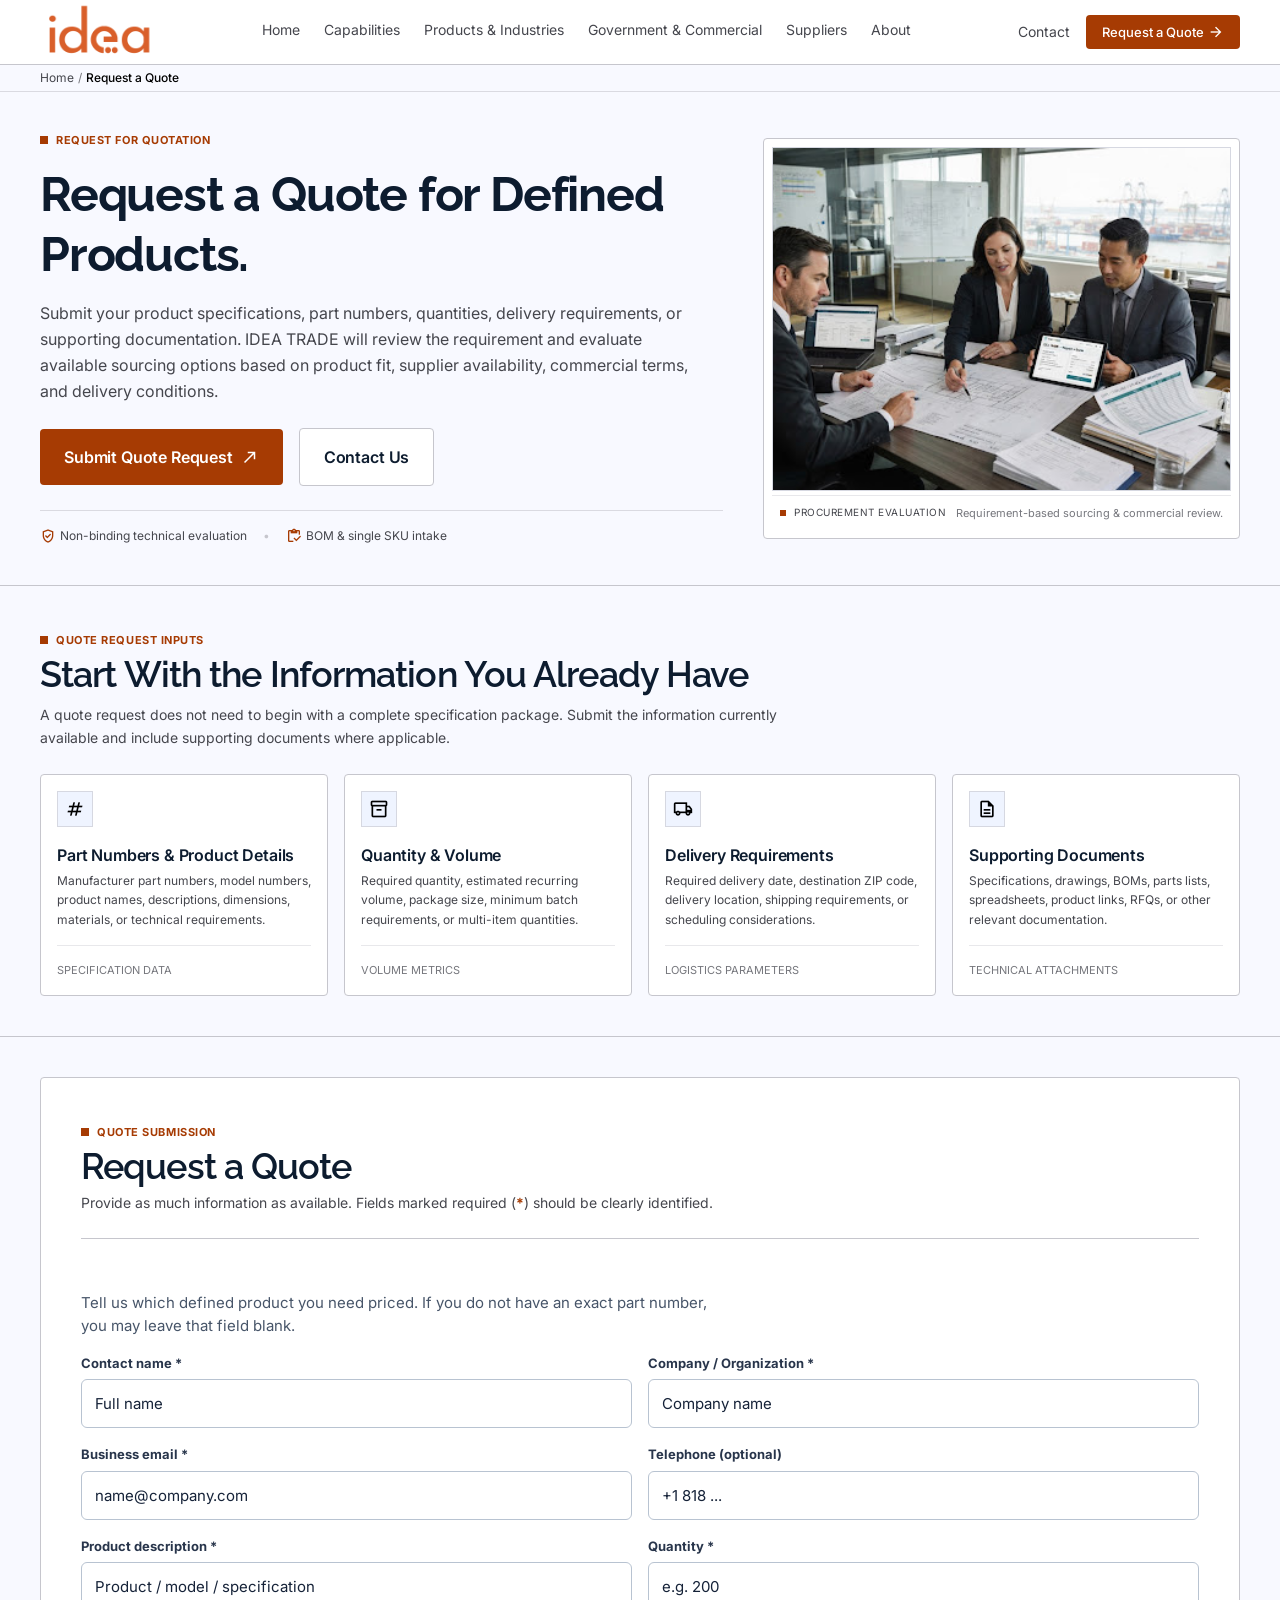
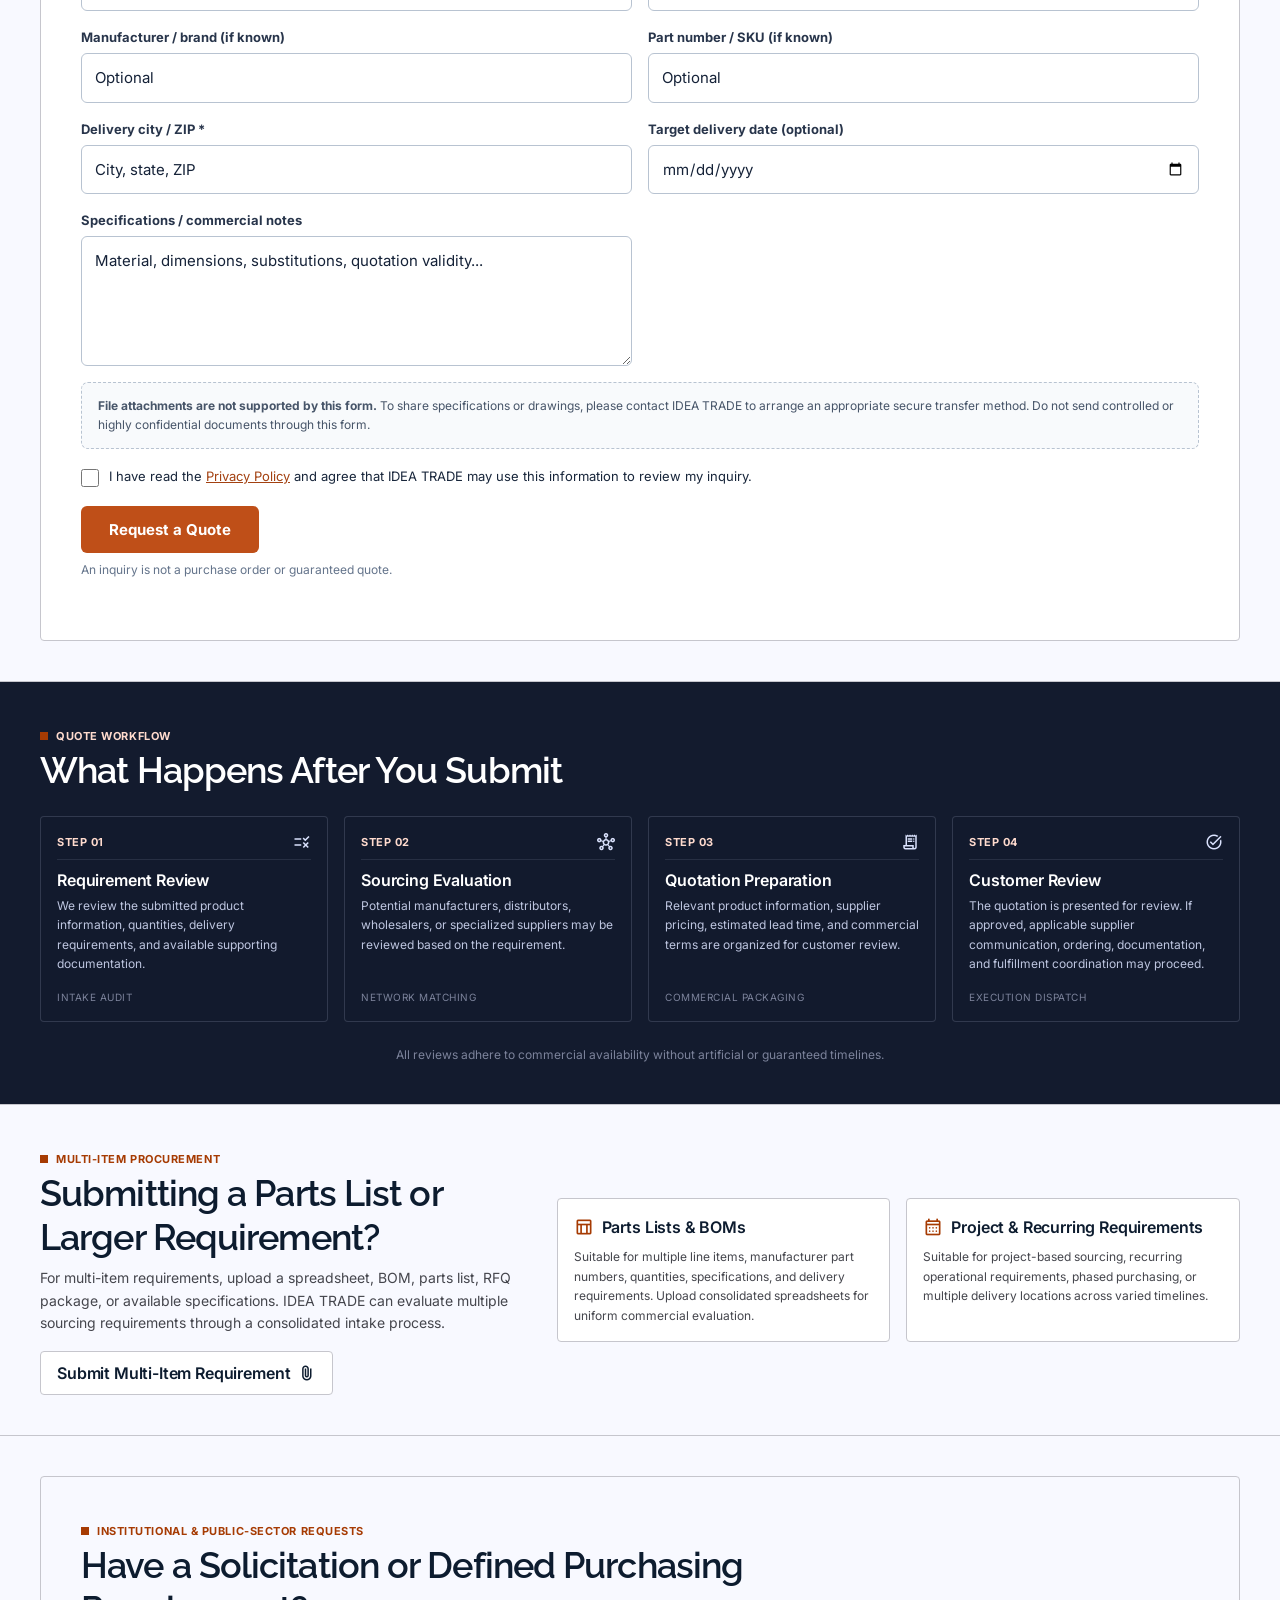
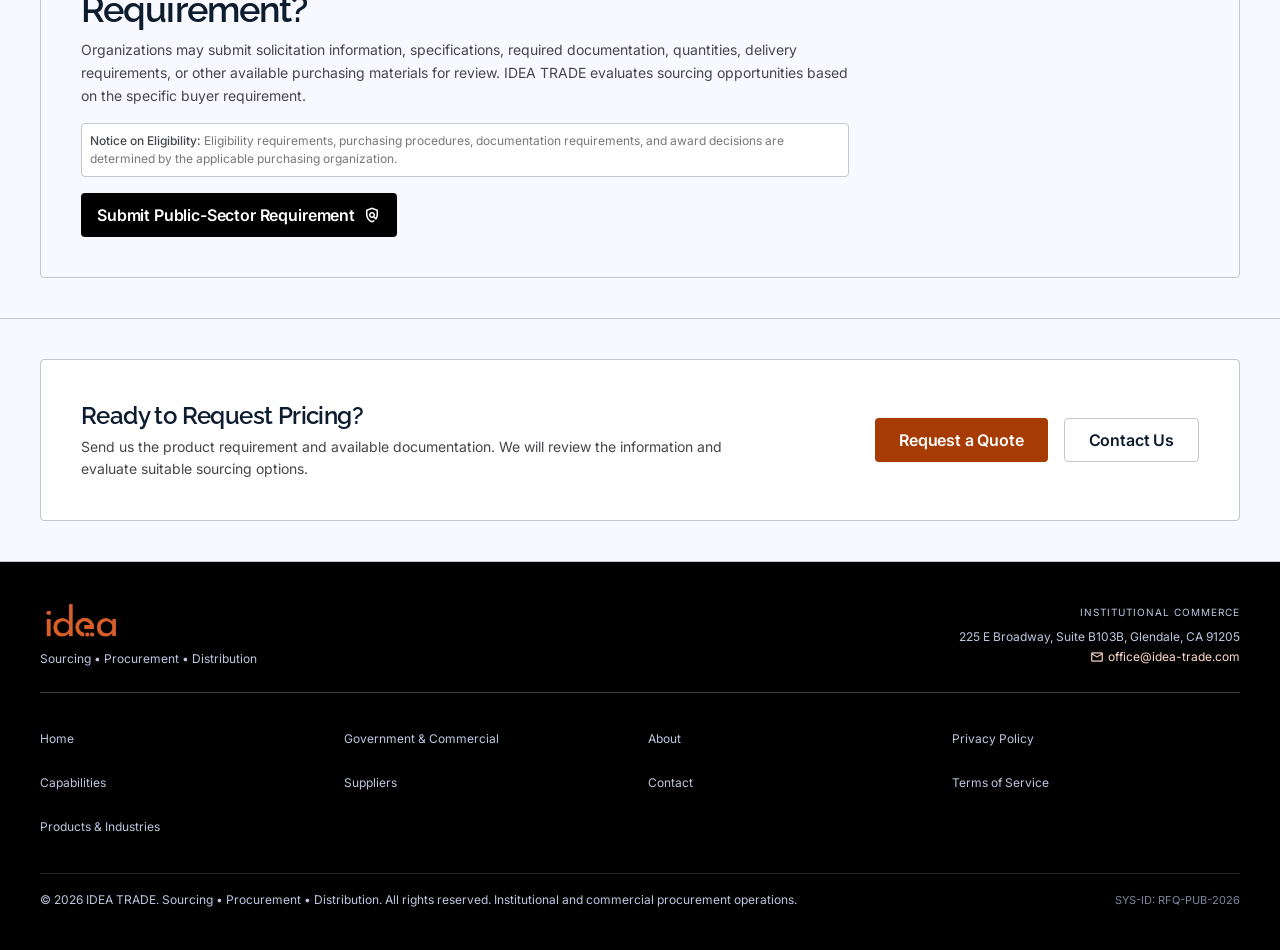
<file: request-a-quote/index.html>
<!DOCTYPE html>
<html lang="en"><head>
<meta charset="utf-8"/>
<meta content="width=device-width, initial-scale=1.0" name="viewport"/>
<title>Request a Quote | IDEA TRADE</title>
<meta name="description" content="Submit a business quotation request with product, quantity, delivery, and specification details for review by IDEA TRADE.">
<link rel="icon" type="image/png" sizes="32x32" href="../favicon.png">
<link rel="apple-touch-icon" sizes="180x180" href="../apple-touch-icon.png">
<meta property="og:title" content="Request a Quote | IDEA TRADE">
<meta property="og:description" content="Submit a business quotation request with product, quantity, delivery, and specification details for review by IDEA TRADE.">
<!-- Fonts -->
<link href="https://fonts.googleapis.com" rel="preconnect"/>
<link crossorigin="" href="https://fonts.gstatic.com" rel="preconnect"/>
<link href="https://fonts.googleapis.com/css2?family=Inter:wght@300;400;500;600;700&amp;family=Raleway:wght@400;500;600;700;800&amp;display=swap" rel="stylesheet"/>
<!-- Material Symbols -->
<link href="https://fonts.googleapis.com/css2?family=Material+Symbols+Outlined:wght,FILL@100..700,0..1&amp;display=swap" rel="stylesheet"/>
<link href="https://fonts.googleapis.com/css2?family=Material+Symbols+Outlined:wght,FILL@100..700,0..1&amp;display=swap" rel="stylesheet"/>
<!-- Tailwind CSS -->


<style>
    .material-symbols-outlined {
      font-variation-settings: 'FILL' 0, 'wght' 400, 'GRAD' 0, 'opsz' 24;
      display: inline-block;
      vertical-align: middle;
      line-height: 1;
    }
    html {
      scroll-behavior: smooth;
    }
  </style>
<link href="./desktop.css" rel="stylesheet"/><link href="./variant.css" rel="stylesheet"/><link href="./responsive.css?v=header-2" rel="stylesheet"/><script src="https://web3forms.com/client/script.js" async defer></script><script defer src="./preview.js"></script><script defer src="../form-handler.js"></script></head>
<body class="bg-surface text-on-surface font-body-md antialiased selection:bg-secondary-fixed selection:text-on-secondary-fixed">
<!-- TopNavBar (Shared Component) -->
<header class="w-full bg-surface-container-lowest border-b border-outline-variant sticky top-0 z-50"><div class="max-w-7xl mx-auto px-margin flex items-center justify-between h-16 w-full">
<div class="flex items-center gap-space-md">
<a class="flex flex-col" href="../" target="_top"><img alt="IDEA TRADE Logo" class="idt-header-logo object-contain shrink-0" src="./idea-trade-logo.png"/></a>
</div>
<!-- Navigation links (Desktop) -->
<nav class="hidden md:flex items-center gap-space-lg">
<a class="text-on-surface-variant font-body-md text-body-md pb-1 hover:text-secondary hover:border-secondary transition-colors" data-route="home" href="../" target="_top">Home</a>
<a class="text-on-surface-variant font-body-md text-body-md pb-1 hover:text-secondary hover:border-secondary transition-colors" data-route="capabilities" href="../capabilities/" target="_top">Capabilities</a>
<a class="text-on-surface-variant font-body-md text-body-md pb-1 hover:text-secondary hover:border-secondary transition-colors" data-route="products-industries" href="../products-industries/" target="_top">Products &amp; Industries</a>
<a class="text-on-surface-variant font-body-md text-body-md pb-1 hover:text-secondary hover:border-secondary transition-colors" data-route="government-commercial" href="../government-commercial/" target="_top">Government &amp; Commercial</a>
<a class="text-on-surface-variant font-body-md text-body-md pb-1 hover:text-secondary hover:border-secondary transition-colors" data-route="suppliers" href="../suppliers/" target="_top">Suppliers</a>
<a class="text-on-surface-variant font-body-md text-body-md pb-1 hover:text-secondary hover:border-secondary transition-colors" data-route="about" href="../about/" target="_top">About</a>
</nav>
<!-- Trailing CTAs (Desktop & Mobile) -->
<div class="flex items-center gap-space-md">
<a class="hidden sm:inline-flex text-on-surface-variant font-body-md text-body-md hover:text-secondary transition-colors" data-route="contact" href="../contact/" target="_top">Contact</a>
<a class="hidden sm:inline-flex bg-secondary hover:bg-on-secondary-fixed-variant text-on-primary px-space-md py-space-sm rounded text-label-md font-label-md transition-colors duration-150 items-center gap-1" data-route="request-a-quote" href="./#rfq-form" target="_top">
<span class="">Request a Quote</span>
<span class="material-symbols-outlined text-[16px]">arrow_forward</span>
</a>
<!-- Mobile Hamburger Toggle -->
<button aria-expanded="false" aria-label="Toggle Mobile Navigation" class="md:hidden flex items-center justify-center p-2 rounded text-on-surface hover:bg-surface-container-low transition-colors" id="mobile-menu-toggle" onclick="var drawer = document.getElementById('mobile-drawer'); var open = drawer.classList.toggle('hidden') === false; this.setAttribute('aria-expanded', open);" type="button">
<span class="material-symbols-outlined text-[24px]">menu</span>
</button>
</div>
</div>
<!-- Collapsible Mobile Navigation Drawer -->
<div class="hidden md:hidden bg-surface-container-lowest border-t border-outline-variant px-margin py-space-md shadow-none" id="mobile-drawer">
<nav class="flex flex-col space-y-1">
<a class="flex items-center h-10 px-3 text-body-md text-on-surface-variant hover:text-secondary hover:bg-surface-container-low rounded transition-colors" data-route="home" href="../" target="_top">Home</a>
<a class="flex items-center h-10 px-3 text-body-md text-on-surface-variant hover:text-secondary hover:bg-surface-container-low rounded transition-colors" data-route="capabilities" href="../capabilities/" target="_top">Capabilities</a>
<a class="flex items-center h-10 px-3 text-body-md text-on-surface-variant hover:text-secondary hover:bg-surface-container-low rounded transition-colors" data-route="products-industries" href="../products-industries/" target="_top">Products &amp; Industries</a>
<a class="flex items-center h-10 px-3 text-body-md text-on-surface-variant hover:text-secondary hover:bg-surface-container-low rounded transition-colors" data-route="government-commercial" href="../government-commercial/" target="_top">Government &amp; Commercial</a>
<a class="flex items-center h-10 px-3 text-body-md text-on-surface-variant hover:text-secondary hover:bg-surface-container-low rounded transition-colors" data-route="suppliers" href="../suppliers/" target="_top">Suppliers</a>
<a class="flex items-center h-10 px-3 text-body-md text-on-surface-variant hover:text-secondary hover:bg-surface-container-low rounded transition-colors" data-route="about" href="../about/" target="_top">About</a>
<a class="flex items-center h-10 px-3 text-body-md text-on-surface-variant hover:text-secondary hover:bg-surface-container-low rounded transition-colors" data-route="contact" href="../contact/" target="_top">Contact</a>
<div class="pt-space-sm mt-space-xs border-t border-outline-variant/40">
<a class="flex items-center justify-center gap-2 w-full bg-secondary hover:bg-on-secondary-fixed-variant text-on-primary py-space-sm px-space-md rounded text-title-md font-title-md transition-colors" data-route="request-a-quote" href="./#rfq-form" onclick="document.getElementById('mobile-drawer').classList.add('hidden');" target="_top">
<span class="">Request a Quote</span>
<span class="material-symbols-outlined text-[18px]">arrow_forward</span>
</a>
</div>
</nav>
</div></header>
<!-- Breadcrumbs Bar -->
<div class="bg-surface-bright border-b border-outline-variant/60 py-space-xs">
<div class="max-w-7xl mx-auto px-margin flex items-center gap-space-xs text-body-sm font-body-sm text-on-surface-variant">
<a class="hover:text-primary transition-colors" data-route="home" href="../" target="_top">Home</a>
<span class="text-outline text-[12px]">/</span>
<span class="text-primary font-medium">Request a Quote</span>
</div>
</div>
<main class="w-full">
<!-- HERO SECTION -->
<section class="max-w-7xl mx-auto px-margin pt-space-xl pb-space-xl border-b border-outline-variant">
<div class="grid grid-cols-1 lg:grid-cols-12 gap-space-xl items-center">
<!-- Hero Left Column -->
<div class="lg:col-span-7 flex flex-col items-start">
<div class="inline-flex items-center gap-2 mb-space-md">
<span class="w-2 h-2 bg-secondary inline-block rounded-none"></span>
<span class="text-label-caps font-label-caps uppercase text-secondary tracking-wider">REQUEST FOR QUOTATION</span>
</div>
<h1 class="text-display-hero-mobile lg:text-display-hero font-display-hero text-on-surface mb-space-md tracking-tight leading-tight">Request a Quote for Defined Products.</h1>
<p class="text-body-lg font-body-lg text-on-surface-variant mb-space-lg max-w-2xl leading-relaxed">
            Submit your product specifications, part numbers, quantities, delivery requirements, or supporting documentation. IDEA TRADE will review the requirement and evaluate available sourcing options based on product fit, supplier availability, commercial terms, and delivery conditions.
          </p>
<div class="flex flex-col sm:flex-row items-stretch sm:items-center gap-space-md w-full sm:w-auto">
<a class="bg-secondary hover:bg-on-secondary-fixed-variant text-on-primary px-space-lg py-space-md rounded text-title-md font-title-md transition-colors inline-flex items-center justify-center gap-2 min-h-[44px] w-full sm:w-auto text-center" href="./#rfq-form">
<span class="">Submit Quote Request</span>
<span class="material-symbols-outlined text-[18px]" data-icon="north_east">north_east</span>
</a>
<a class="bg-surface-container-lowest border border-outline-variant text-on-surface hover:bg-surface-container-low px-space-lg py-space-md rounded text-title-md font-title-md transition-colors inline-flex items-center justify-center min-h-[44px] w-full sm:w-auto text-center" data-route="contact" href="../contact/" target="_top">
              Contact Us
            </a>
</div>
<div class="mt-space-lg pt-space-md border-t border-outline-variant/60 w-full flex items-center gap-space-md text-body-sm text-on-surface-variant">
<span class="inline-flex items-center gap-1">
<span class="material-symbols-outlined text-[16px] text-secondary" data-icon="verified_user">verified_user</span>
              Non-binding technical evaluation
            </span>
<span class="text-outline-variant">•</span>
<span class="inline-flex items-center gap-1">
<span class="material-symbols-outlined text-[16px] text-secondary" data-icon="inventory">inventory</span>
              BOM &amp; single SKU intake
            </span>
</div>
</div>
<!-- Hero Right Technical Media Module -->
<div class="lg:col-span-5 flex flex-col">
<div class="bg-surface-container-lowest border border-outline-variant p-2 rounded shadow-none">
<div class="overflow-hidden border border-outline-variant/60 relative bg-surface-container-low aspect-[4/3]">
<img class="w-full h-full object-cover" data-alt="An authoritative commercial procurement inspection room with supply chain managers in executive attire analyzing structural technical documents and architectural logistics plans. The environment is bathed in clinical daylight, highlighting blueprint specifications, digital tablet manifests, and precision supply chain spreadsheets in a palette of dark charcoal, slate grey, and crisp white." src="./asset-external-02.jpg" alt="An authoritative commercial procurement inspection room with supply chain managers in executive attire analyzing structural technical documents and architectural logistics plans. The environment is bathed in clinical daylight, highlighting blueprint specifications, digital tablet manifests, and precision supply chain spreadsheets in a palette of dark charcoal, slate grey, and crisp white."/>
</div>
<div class="p-space-sm bg-surface-container-lowest flex items-center justify-between border-t border-outline-variant/40 mt-1">
<div class="flex items-center gap-2">
<span class="w-1.5 h-1.5 bg-secondary inline-block"></span>
<span class="text-[10px] font-label-caps uppercase text-on-surface-variant tracking-wider">PROCUREMENT EVALUATION</span>
</div>
<span class="text-body-sm font-body-sm text-outline text-[11px]">Requirement-based sourcing &amp; commercial review.</span>
</div>
</div>
</div>
</div>
</section>
<!-- SECTION 2: WHAT YOU CAN SUBMIT -->
<section class="max-w-7xl mx-auto px-margin py-space-xl border-b border-outline-variant">
<div class="mb-space-lg max-w-3xl">
<div class="inline-flex items-center gap-2 mb-space-xs">
<span class="w-2 h-2 bg-secondary inline-block rounded-none"></span>
<span class="text-label-caps font-label-caps uppercase text-secondary tracking-wider">QUOTE REQUEST INPUTS</span>
</div>
<h2 class="text-headline-lg font-headline-lg text-on-surface tracking-tight mb-space-sm">
          Start With the Information You Already Have
        </h2>
<p class="text-body-md font-body-md text-on-surface-variant leading-relaxed">
          A quote request does not need to begin with a complete specification package. Submit the information currently available and include supporting documents where applicable.
        </p>
</div>
<div class="grid grid-cols-1 md:grid-cols-2 lg:grid-cols-4 gap-space-md">
<!-- Card 1 -->
<div class="bg-surface-container-lowest border border-outline-variant p-space-md flex flex-col justify-between rounded">
<div>
<div class="w-9 h-9 bg-surface-container-low border border-outline-variant/60 flex items-center justify-center text-primary mb-space-md">
<span class="material-symbols-outlined text-[20px]" data-icon="tag">tag</span>
</div>
<h3 class="text-title-md font-title-md text-on-surface mb-space-xs">Part Numbers &amp; Product Details</h3>
<p class="text-body-sm font-body-sm text-on-surface-variant leading-relaxed">
              Manufacturer part numbers, model numbers, product names, descriptions, dimensions, materials, or technical requirements.
            </p>
</div>
<div class="pt-space-md mt-space-md border-t border-outline-variant/40 text-[11px] font-label-caps uppercase text-outline">
            SPECIFICATION DATA
          </div>
</div>
<!-- Card 2 -->
<div class="bg-surface-container-lowest border border-outline-variant p-space-md flex flex-col justify-between rounded">
<div>
<div class="w-9 h-9 bg-surface-container-low border border-outline-variant/60 flex items-center justify-center text-primary mb-space-md">
<span class="material-symbols-outlined text-[20px]" data-icon="inventory_2">inventory_2</span>
</div>
<h3 class="text-title-md font-title-md text-on-surface mb-space-xs">Quantity &amp; Volume</h3>
<p class="text-body-sm font-body-sm text-on-surface-variant leading-relaxed">
              Required quantity, estimated recurring volume, package size, minimum batch requirements, or multi-item quantities.
            </p>
</div>
<div class="pt-space-md mt-space-md border-t border-outline-variant/40 text-[11px] font-label-caps uppercase text-outline">
            VOLUME METRICS
          </div>
</div>
<!-- Card 3 -->
<div class="bg-surface-container-lowest border border-outline-variant p-space-md flex flex-col justify-between rounded">
<div>
<div class="w-9 h-9 bg-surface-container-low border border-outline-variant/60 flex items-center justify-center text-primary mb-space-md">
<span class="material-symbols-outlined text-[20px]" data-icon="local_shipping">local_shipping</span>
</div>
<h3 class="text-title-md font-title-md text-on-surface mb-space-xs">Delivery Requirements</h3>
<p class="text-body-sm font-body-sm text-on-surface-variant leading-relaxed">
              Required delivery date, destination ZIP code, delivery location, shipping requirements, or scheduling considerations.
            </p>
</div>
<div class="pt-space-md mt-space-md border-t border-outline-variant/40 text-[11px] font-label-caps uppercase text-outline">
            LOGISTICS PARAMETERS
          </div>
</div>
<!-- Card 4 -->
<div class="bg-surface-container-lowest border border-outline-variant p-space-md flex flex-col justify-between rounded">
<div>
<div class="w-9 h-9 bg-surface-container-low border border-outline-variant/60 flex items-center justify-center text-primary mb-space-md">
<span class="material-symbols-outlined text-[20px]" data-icon="description">description</span>
</div>
<h3 class="text-title-md font-title-md text-on-surface mb-space-xs">Supporting Documents</h3>
<p class="text-body-sm font-body-sm text-on-surface-variant leading-relaxed">
              Specifications, drawings, BOMs, parts lists, spreadsheets, product links, RFQs, or other relevant documentation.
            </p>
</div>
<div class="pt-space-md mt-space-md border-t border-outline-variant/40 text-[11px] font-label-caps uppercase text-outline">
            TECHNICAL ATTACHMENTS
          </div>
</div>
</div>
</section>
<!-- SECTION 3: PRIMARY RFQ FORM -->
<section class="max-w-7xl mx-auto px-margin py-space-xl" id="rfq-form">
<div class="bg-surface-container-lowest border border-outline-variant rounded p-space-lg lg:p-space-xl">
<!-- Form Header -->
<div class="border-b border-outline-variant pb-space-lg mb-space-xl">
<div class="inline-flex items-center gap-2 mb-space-xs">
<span class="w-2 h-2 bg-secondary inline-block rounded-none"></span>
<span class="text-label-caps font-label-caps uppercase text-secondary tracking-wider">QUOTE SUBMISSION</span>
</div>
<h2 class="text-headline-lg font-headline-lg text-on-surface tracking-tight">Request a Quote</h2>
<p class="text-body-md font-body-md text-on-surface-variant mt-1">
            Provide as much information as available. Fields marked required (<span class="text-secondary font-bold">*</span>) should be clearly identified.
          </p>
</div>
<form action="https://api.web3forms.com/submit" class="idt-form" data-idea-trade-form="quote" data-web3forms-subject="IDEA TRADE - Quote Request" method="post">
<input name="access_key" type="hidden" value="9e11a31e-c26c-4d2c-b848-75252fc7a65a"/><input name="subject" type="hidden" value="IDEA TRADE - Quote Request"/><input name="from_name" type="hidden" value="IDEA TRADE Quote Request"/><input aria-hidden="true" autocomplete="off" name="botcheck" tabindex="-1" type="checkbox" value="1" style="display:none"/><div class="h-captcha" data-captcha="true"></div>

<p style="margin:0 0 14px;color:#475569;max-width:650px">Tell us which defined product you need priced. If you do not have an exact part number, you may leave that field blank.</p>
<div class="idt-form-grid"><div class="idt-field"><label for="idt-name">Contact name *</label><input id="idt-name" name="name" placeholder="Full name" required="" type="text"/></div><div class="idt-field"><label for="idt-organization">Company / Organization *</label><input id="idt-organization" name="organization" placeholder="Company name" required="" type="text"/></div><div class="idt-field"><label for="idt-email">Business email *</label><input id="idt-email" name="email" placeholder="name@company.com" required="" type="email"/></div><div class="idt-field"><label for="idt-phone">Telephone (optional)</label><input id="idt-phone" name="phone" placeholder="+1 818 ..." type="tel"/></div><div class="idt-field"><label for="idt-product">Product description *</label><input id="idt-product" name="product" placeholder="Product / model / specification" required="" type="text"/></div><div class="idt-field"><label for="idt-quantity">Quantity *</label><input id="idt-quantity" name="quantity" placeholder="e.g. 200" required="" type="text"/></div><div class="idt-field"><label for="idt-manufacturer">Manufacturer / brand (if known)</label><input id="idt-manufacturer" name="manufacturer" placeholder="Optional" type="text"/></div><div class="idt-field"><label for="idt-sku">Part number / SKU (if known)</label><input id="idt-sku" name="sku" placeholder="Optional" type="text"/></div><div class="idt-field"><label for="idt-destination">Delivery city / ZIP *</label><input id="idt-destination" name="destination" placeholder="City, state, ZIP" required="" type="text"/></div><div class="idt-field"><label for="idt-delivery_date">Target delivery date (optional)</label><input id="idt-delivery_date" name="delivery_date" placeholder="" type="date"/></div><div class="idt-field"><label for="idt-notes">Specifications / commercial notes</label><textarea id="idt-notes" name="notes" placeholder="Material, dimensions, substitutions, quotation validity..."></textarea></div></div>

<div class="idt-upload"><strong>File attachments are not supported by this form.</strong> To share specifications or drawings, please contact IDEA TRADE to arrange an appropriate secure transfer method. Do not send controlled or highly confidential documents through this form.</div>

<label class="idt-check"><input name="privacy_agreement" required="" type="checkbox"/><span>I have read the <a href="../privacy-policy/" target="_top">Privacy Policy</a> and agree that IDEA TRADE may use this information to review my inquiry.</span></label>
<button type="submit">Request a Quote</button>
<p style="color:#64748b;font-size:12px;margin:8px 0">An inquiry is not a purchase order or guaranteed quote.</p>
<p class="idt-form-status" hidden="" role="status"></p>
</form>
<!-- Accessible Institutional Confirmation Modal Dialog (Strictly Marked Demo Preview & No Fake Backend Reference) -->
<div aria-labelledby="modal-title" aria-modal="true" class="hidden fixed inset-0 z-50 overflow-y-auto bg-primary/60 backdrop-blur-sm flex items-center justify-center p-4 sm:p-6" id="rfq-confirmation-modal" role="dialog">
<div class="bg-surface-container-lowest border border-outline-variant rounded max-w-2xl w-full max-h-[90vh] overflow-y-auto shadow-none text-on-surface">
<!-- Modal Banner: Clear Demo Mode Indication -->
<div class="bg-primary text-on-primary px-space-lg py-2.5 flex items-center justify-between border-b border-outline-variant">
<div class="flex items-center gap-2">
<span class="px-2 py-0.5 rounded bg-secondary text-on-primary text-[11px] font-label-caps font-bold uppercase tracking-wider">[DEMO PREVIEW - No Backend Connected]</span>
<span class="text-[11px] text-primary-fixed-dim font-code-num hidden sm:inline">STATUS: CLIENT-SIDE SIMULATION ONLY</span>
</div>
<button aria-label="Close confirmation modal" class="text-primary-fixed-dim hover:text-on-primary p-1 transition-colors" onclick="window.closeRfqModal()" type="button">
<span class="material-symbols-outlined text-[20px]">close</span>
</button>
</div>
<!-- Modal Content -->
<div class="p-space-lg sm:p-space-xl flex flex-col gap-space-md">
<!-- Header info -->
<div class="flex items-start gap-4 pb-space-md border-b border-outline-variant">
<div class="w-12 h-12 rounded bg-surface-container-low border border-outline-variant/60 flex items-center justify-center text-secondary shrink-0">
<span class="material-symbols-outlined text-[28px]">verified</span>
</div>
<div class="flex-1">
<div class="inline-flex items-center gap-2 mb-1">
<span class="w-1.5 h-1.5 bg-secondary inline-block"></span>
<span class="text-[11px] font-label-caps uppercase text-secondary font-bold tracking-wider">INTAKE DISPATCH CONFIRMATION</span>
</div>
<h3 class="text-headline-md font-headline-md text-on-surface font-semibold" id="modal-title">Quotation Request Prepared</h3>
<p class="text-body-sm text-on-surface-variant mt-1 leading-relaxed">The sourcing request manifest has been compiled client-side. Because this system is currently operating in front-end preview mode, no live procurement server has received the record.</p>
</div>
</div>
<!-- Demo Reference Notice (Strictly no fake real IDs) -->
<div class="p-space-sm bg-surface-bright border border-outline-variant rounded flex flex-col sm:flex-row sm:items-center justify-between gap-2">
<div>
<div class="text-[11px] font-label-caps uppercase text-outline">Intake Identifier:</div>
<div class="text-body-md font-code-num font-semibold text-primary">[RFQ Reference: Pending Backend Assignment]</div>
</div>
<span class="inline-block px-2.5 py-1 rounded bg-surface-container text-on-surface text-[11px] font-code-num border border-outline-variant/60">
          DEMO-RFQ-UNASSIGNED (Generated in Demo Mode only)
        </span>
</div>
<!-- Summary of preserved user input -->
<div class="bg-surface-bright/50 border border-outline-variant/60 rounded p-space-md space-y-2.5 text-body-sm">
<div class="flex items-center justify-between pb-1.5 border-b border-outline-variant/40">
<span class="font-label-caps uppercase text-[11px] text-outline">Summary of Intake Payload</span>
<span class="text-[11px] text-secondary font-medium">Form Data Retained</span>
</div>
<div class="grid grid-cols-1 sm:grid-cols-2 gap-2 pt-1">
<div>
<span class="text-outline block text-[11px]">Submitter Contact:</span>
<span class="font-medium text-on-surface truncate block" id="modal-summary-contact">—</span>
</div>
<div>
<span class="text-outline block text-[11px]">Organization / Entity:</span>
<span class="font-medium text-on-surface truncate block" id="modal-summary-org">—</span>
</div>
<div>
<span class="text-outline block text-[11px]">Product Category:</span>
<span class="font-medium text-on-surface truncate block" id="modal-summary-category">—</span>
</div>
<div>
<span class="text-outline block text-[11px]">Delivery Destination:</span>
<span class="font-medium text-on-surface truncate block" id="modal-summary-destination">—</span>
</div>
</div>
<div class="pt-2 border-t border-outline-variant/40 flex items-center justify-between text-[12px]"><span class="text-outline flex items-center gap-1">
<span class="material-symbols-outlined text-[16px] text-secondary">attach_file</span>
<span class="">No documentation files attached</span>
</span>
<span class="text-outline font-medium font-code-num">0 KB</span></div>
</div>
<!-- Standard Process Expectations -->
<div class="p-space-sm bg-surface-container-low border border-outline-variant/40 rounded text-body-sm text-on-surface-variant flex items-start gap-2.5 leading-relaxed">
<span class="material-symbols-outlined text-[18px] text-secondary shrink-0 mt-0.5">info</span>
<span class="">Upon backend deployment, standard review time is typically <strong>1–2 business days</strong> for requirement evaluation. Commercial terms remain governed by IDEA TRADE sourcing guidelines.</span>
</div>
<!-- Modal Actions -->
<div class="flex flex-col sm:flex-row items-center justify-end gap-space-sm pt-space-sm border-t border-outline-variant">
<button class="w-full sm:w-auto px-space-lg py-2.5 border border-outline-variant hover:bg-surface-container-low text-on-surface rounded text-title-md font-title-md transition-colors text-center" onclick="window.closeRfqModal()" type="button">
          Edit / Return to Form
        </button>
<button class="w-full sm:w-auto px-space-lg py-2.5 bg-primary hover:bg-on-surface-variant text-on-primary rounded text-title-md font-title-md transition-colors text-center" onclick="window.closeRfqModal()" type="button">
          Close Preview
        </button>
</div>
</div>
</div>
</div>

</div>
</section>
<!-- SECTION 4: WHAT HAPPENS NEXT (QUOTE WORKFLOW) -->
<section class="bg-primary-container text-on-primary py-space-xl border-y border-outline-variant">
<div class="max-w-7xl mx-auto px-margin">
<div class="mb-space-lg">
<div class="inline-flex items-center gap-2 mb-space-xs">
<span class="w-2 h-2 bg-secondary inline-block rounded-none"></span>
<span class="text-label-caps font-label-caps uppercase text-secondary-fixed tracking-wider">QUOTE WORKFLOW</span>
</div>
<h2 class="text-headline-lg font-headline-lg text-on-primary tracking-tight">
            What Happens After You Submit
          </h2>
</div>
<div class="grid grid-cols-1 md:grid-cols-2 lg:grid-cols-4 gap-space-md">
<!-- Step 01 -->
<div class="bg-primary-container/80 border border-on-primary-container/30 p-space-md rounded flex flex-col justify-between">
<div>
<div class="flex items-center justify-between pb-space-sm mb-space-sm border-b border-on-primary-container/20">
<span class="text-label-caps font-label-caps text-secondary-fixed tracking-wider">STEP 01</span>
<span class="material-symbols-outlined text-primary-fixed text-[18px]" data-icon="rule">rule</span>
</div>
<h3 class="text-title-md font-title-md text-on-primary mb-space-xs">Requirement Review</h3>
<p class="text-body-sm font-body-sm text-primary-fixed-dim leading-relaxed">
                We review the submitted product information, quantities, delivery requirements, and available supporting documentation.
              </p>
</div>
<div class="mt-space-md text-[10px] font-label-caps uppercase tracking-wider text-on-primary-container">
              INTAKE AUDIT
            </div>
</div>
<!-- Step 02 -->
<div class="bg-primary-container/80 border border-on-primary-container/30 p-space-md rounded flex flex-col justify-between">
<div>
<div class="flex items-center justify-between pb-space-sm mb-space-sm border-b border-on-primary-container/20">
<span class="text-label-caps font-label-caps text-secondary-fixed tracking-wider">STEP 02</span>
<span class="material-symbols-outlined text-primary-fixed text-[18px]" data-icon="hub">hub</span>
</div>
<h3 class="text-title-md font-title-md text-on-primary mb-space-xs">Sourcing Evaluation</h3>
<p class="text-body-sm font-body-sm text-primary-fixed-dim leading-relaxed">
                Potential manufacturers, distributors, wholesalers, or specialized suppliers may be reviewed based on the requirement.
              </p>
</div>
<div class="mt-space-md text-[10px] font-label-caps uppercase tracking-wider text-on-primary-container">
              NETWORK MATCHING
            </div>
</div>
<!-- Step 03 -->
<div class="bg-primary-container/80 border border-on-primary-container/30 p-space-md rounded flex flex-col justify-between">
<div>
<div class="flex items-center justify-between pb-space-sm mb-space-sm border-b border-on-primary-container/20">
<span class="text-label-caps font-label-caps text-secondary-fixed tracking-wider">STEP 03</span>
<span class="material-symbols-outlined text-primary-fixed text-[18px]" data-icon="receipt_long">receipt_long</span>
</div>
<h3 class="text-title-md font-title-md text-on-primary mb-space-xs">Quotation Preparation</h3>
<p class="text-body-sm font-body-sm text-primary-fixed-dim leading-relaxed">
                Relevant product information, supplier pricing, estimated lead time, and commercial terms are organized for customer review.
              </p>
</div>
<div class="mt-space-md text-[10px] font-label-caps uppercase tracking-wider text-on-primary-container">
              COMMERCIAL PACKAGING
            </div>
</div>
<!-- Step 04 -->
<div class="bg-primary-container/80 border border-on-primary-container/30 p-space-md rounded flex flex-col justify-between">
<div>
<div class="flex items-center justify-between pb-space-sm mb-space-sm border-b border-on-primary-container/20">
<span class="text-label-caps font-label-caps text-secondary-fixed tracking-wider">STEP 04</span>
<span class="material-symbols-outlined text-primary-fixed text-[18px]" data-icon="task_alt">task_alt</span>
</div>
<h3 class="text-title-md font-title-md text-on-primary mb-space-xs">Customer Review</h3>
<p class="text-body-sm font-body-sm text-primary-fixed-dim leading-relaxed">
                The quotation is presented for review. If approved, applicable supplier communication, ordering, documentation, and fulfillment coordination may proceed.
              </p>
</div>
<div class="mt-space-md text-[10px] font-label-caps uppercase tracking-wider text-on-primary-container">
              EXECUTION DISPATCH
            </div>
</div>
</div>
<div class="mt-space-lg text-center">
<p class="text-body-sm text-on-primary-container">
            All reviews adhere to commercial availability without artificial or guaranteed timelines.
          </p>
</div>
</div>
</section>
<!-- SECTION 5: COMPLEX OR MULTI-ITEM REQUIREMENTS -->
<section class="max-w-7xl mx-auto px-margin py-space-xl border-b border-outline-variant">
<div class="grid grid-cols-1 lg:grid-cols-12 gap-space-xl items-center">
<div class="lg:col-span-5">
<div class="inline-flex items-center gap-2 mb-space-xs">
<span class="w-2 h-2 bg-secondary inline-block rounded-none"></span>
<span class="text-label-caps font-label-caps uppercase text-secondary tracking-wider">MULTI-ITEM PROCUREMENT</span>
</div>
<h2 class="text-headline-lg font-headline-lg text-on-surface tracking-tight mb-space-sm">
            Submitting a Parts List or Larger Requirement?
          </h2>
<p class="text-body-md font-body-md text-on-surface-variant leading-relaxed mb-space-md">
            For multi-item requirements, upload a spreadsheet, BOM, parts list, RFQ package, or available specifications. IDEA TRADE can evaluate multiple sourcing requirements through a consolidated intake process.
          </p>
<a class="inline-flex items-center justify-center gap-2 bg-surface-container-lowest border border-outline-variant hover:border-primary px-space-md py-space-sm rounded text-title-md font-title-md text-on-surface transition-colors w-full sm:w-auto min-h-[44px] text-center" href="#rfq-form">
<span class="">Submit Multi-Item Requirement</span>
<span class="material-symbols-outlined text-[18px]" data-icon="attach_file">attach_file</span>
</a>
</div>
<div class="lg:col-span-7 grid grid-cols-1 md:grid-cols-2 gap-space-md">
<div class="bg-surface-container-lowest border border-outline-variant p-space-md rounded">
<div class="flex items-center gap-2 mb-space-sm text-secondary">
<span class="material-symbols-outlined text-[20px]" data-icon="table_chart">table_chart</span>
<h3 class="text-title-md font-title-md text-on-surface font-semibold">Parts Lists &amp; BOMs</h3>
</div>
<p class="text-body-sm font-body-sm text-on-surface-variant leading-relaxed">
              Suitable for multiple line items, manufacturer part numbers, quantities, specifications, and delivery requirements. Upload consolidated spreadsheets for uniform commercial evaluation.
            </p>
</div>
<div class="bg-surface-container-lowest border border-outline-variant p-space-md rounded">
<div class="flex items-center gap-2 mb-space-sm text-secondary">
<span class="material-symbols-outlined text-[20px]" data-icon="calendar_month">calendar_month</span>
<h3 class="text-title-md font-title-md text-on-surface font-semibold">Project &amp; Recurring Requirements</h3>
</div>
<p class="text-body-sm font-body-sm text-on-surface-variant leading-relaxed">
              Suitable for project-based sourcing, recurring operational requirements, phased purchasing, or multiple delivery locations across varied timelines.
            </p>
</div>
</div>
</div>
</section>
<!-- SECTION 6: INSTITUTIONAL & PUBLIC-SECTOR REQUESTS -->
<section class="max-w-7xl mx-auto px-margin py-space-xl border-b border-outline-variant">
<div class="bg-surface-bright border border-outline-variant p-space-lg lg:p-space-xl rounded">
<div class="max-w-3xl">
<div class="inline-flex items-center gap-2 mb-space-xs">
<span class="w-2 h-2 bg-secondary inline-block rounded-none"></span>
<span class="text-label-caps font-label-caps uppercase text-secondary tracking-wider">INSTITUTIONAL &amp; PUBLIC-SECTOR REQUESTS</span>
</div>
<h2 class="text-headline-lg font-headline-lg text-on-surface tracking-tight mb-space-sm">
            Have a Solicitation or Defined Purchasing Requirement?
          </h2>
<p class="text-body-md font-body-md text-on-surface-variant leading-relaxed mb-space-md">
            Organizations may submit solicitation information, specifications, required documentation, quantities, delivery requirements, or other available purchasing materials for review. IDEA TRADE evaluates sourcing opportunities based on the specific buyer requirement.
          </p>
<div class="p-space-sm bg-surface-container-lowest border border-outline-variant rounded mb-space-md">
<p class="text-body-sm font-body-sm text-outline">
<strong class="font-medium text-on-surface-variant">Notice on Eligibility:</strong> Eligibility requirements, purchasing procedures, documentation requirements, and award decisions are determined by the applicable purchasing organization.
            </p>
</div>
<a class="inline-flex items-center justify-center gap-2 bg-primary hover:bg-on-surface-variant text-on-primary px-space-md py-space-sm rounded text-title-md font-title-md transition-colors w-full sm:w-auto min-h-[44px] text-center" href="#rfq-form">
<span class="">Submit Public-Sector Requirement</span>
<span class="material-symbols-outlined text-[18px]" data-icon="policy">policy</span>
</a>
</div>
</div>
</section>
<!-- SECTION 7: FINAL CTA BANNER -->
<section class="max-w-7xl mx-auto px-margin py-space-xl">
<div class="bg-surface-container-lowest border border-outline-variant rounded p-space-lg lg:p-space-xl flex flex-col md:flex-row items-start md:items-center justify-between gap-space-lg">
<div class="max-w-2xl">
<h2 class="text-headline-md font-headline-md text-on-surface tracking-tight mb-space-xs">
            Ready to Request Pricing?
          </h2>
<p class="text-body-md font-body-md text-on-surface-variant">
            Send us the product requirement and available documentation. We will review the information and evaluate suitable sourcing options.
          </p>
</div>
<div class="flex flex-col sm:flex-row items-stretch sm:items-center gap-space-md shrink-0 w-full sm:w-auto">
<a class="bg-secondary hover:bg-on-secondary-fixed-variant text-on-primary px-space-lg py-space-sm rounded text-title-md font-title-md transition-colors min-h-[44px] inline-flex items-center justify-center w-full sm:w-auto text-center" data-route="request-a-quote" href="../request-a-quote/" target="_top">
            Request a Quote
          </a>
<a class="bg-surface-container-lowest border border-outline-variant hover:bg-surface-container-low text-on-surface px-space-lg py-space-sm rounded text-title-md font-title-md transition-colors min-h-[44px] inline-flex items-center justify-center w-full sm:w-auto text-center" data-route="contact" href="../contact/" target="_top">
            Contact Us
          </a>
</div>
</div>
</section>
</main>
<!-- Footer (Shared Component) -->
<footer class="w-full bg-primary text-on-primary border-t border-outline-variant">
<div class="max-w-7xl mx-auto px-margin py-space-xl flex flex-col gap-space-lg w-full">
<div class="flex flex-col md:flex-row justify-between items-start md:items-center gap-space-md pb-space-lg border-b border-outline-variant/30">
<div><div class="mb-2"><img alt="IDEA TRADE" class="h-10 w-auto object-contain block" src="./idea-trade-logo.png"/></div><p class="text-body-sm font-body-sm text-primary-fixed-dim max-w-xl">Sourcing • Procurement • Distribution</p></div>
<div class="text-left md:text-right flex flex-col md:items-end gap-1"><span class="text-[10px] font-label-caps uppercase tracking-widest text-primary-fixed-dim">INSTITUTIONAL COMMERCE</span><address class="not-italic text-body-sm font-body-sm text-primary-fixed-dim flex flex-col md:items-end gap-0.5 mt-1"><span class="">225 E Broadway, Suite B103B, Glendale, CA 91205</span><a class="text-secondary-fixed hover:underline inline-flex items-center gap-1 transition-colors" href="mailto:office@idea-trade.com"><span class="material-symbols-outlined text-[14px]">mail</span>office@idea-trade.com</a></address></div>
</div>
<!-- Links Grid -->
<div class="grid grid-cols-1 sm:grid-cols-2 lg:grid-cols-4 gap-2 sm:gap-4 text-body-sm font-body-sm"><div class="flex flex-col"><a class="min-h-[44px] flex items-center text-primary-fixed-dim hover:text-secondary-fixed hover:underline transition-colors py-2.5" data-route="home" href="../" target="_top">Home</a><a class="min-h-[44px] flex items-center text-primary-fixed-dim hover:text-secondary-fixed hover:underline transition-colors py-2.5" data-route="capabilities" href="../capabilities/" target="_top">Capabilities</a><a class="min-h-[44px] flex items-center text-primary-fixed-dim hover:text-secondary-fixed hover:underline transition-colors py-2.5" data-route="products-industries" href="../products-industries/" target="_top">Products &amp; Industries</a></div><div class="flex flex-col"><a class="min-h-[44px] flex items-center text-primary-fixed-dim hover:text-secondary-fixed hover:underline transition-colors py-2.5" data-route="government-commercial" href="../government-commercial/" target="_top">Government &amp; Commercial</a><a class="min-h-[44px] flex items-center text-primary-fixed-dim hover:text-secondary-fixed hover:underline transition-colors py-2.5" data-route="suppliers" href="../suppliers/" target="_top">Suppliers</a></div><div class="flex flex-col"><a class="min-h-[44px] flex items-center text-primary-fixed-dim hover:text-secondary-fixed hover:underline transition-colors py-2.5" data-route="about" href="../about/" target="_top">About</a><a class="min-h-[44px] flex items-center text-primary-fixed-dim hover:text-secondary-fixed hover:underline transition-colors py-2.5" data-route="contact" href="../contact/" target="_top">Contact</a></div><div class="flex flex-col"><a class="min-h-[44px] flex items-center text-primary-fixed-dim hover:text-secondary-fixed hover:underline transition-colors py-2.5" data-route="privacy-policy" href="../privacy-policy/" target="_top">Privacy Policy</a><a class="min-h-[44px] flex items-center text-primary-fixed-dim hover:text-secondary-fixed hover:underline transition-colors py-2.5" data-route="terms-of-service" href="../terms-of-service/" target="_top">Terms of Service</a></div></div>
<!-- Bottom Copyright & Legal -->
<div class="pt-space-md border-t border-outline-variant/20 flex flex-col sm:flex-row sm:items-center sm:justify-between gap-3 text-xs"><p class="text-body-sm font-body-sm text-primary-fixed-dim leading-relaxed">© 2026 IDEA TRADE. Sourcing • Procurement • Distribution. All rights reserved. Institutional and commercial procurement operations.</p><span class="text-[11px] font-code-num text-on-primary-container shrink-0">SYS-ID: RFQ-PUB-2026</span></div>
</div>
</footer>
</body></html>
</file>
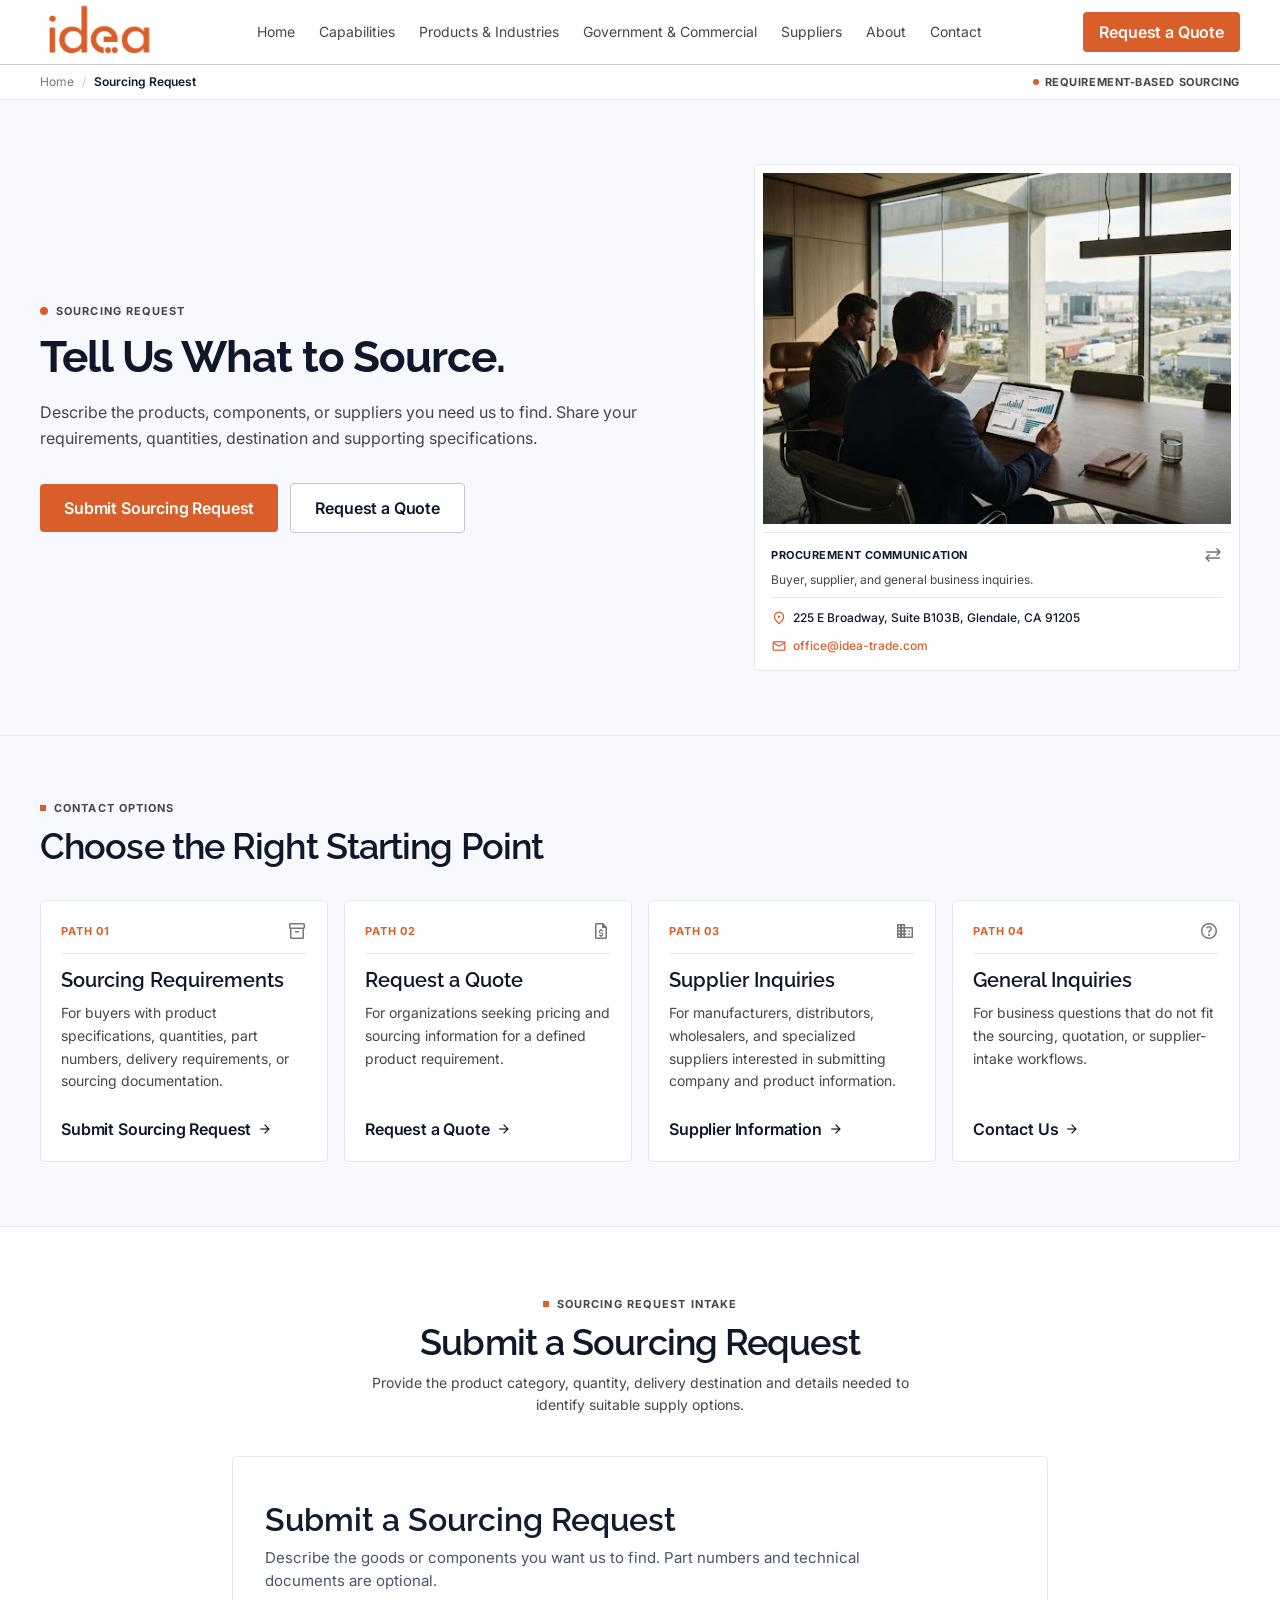
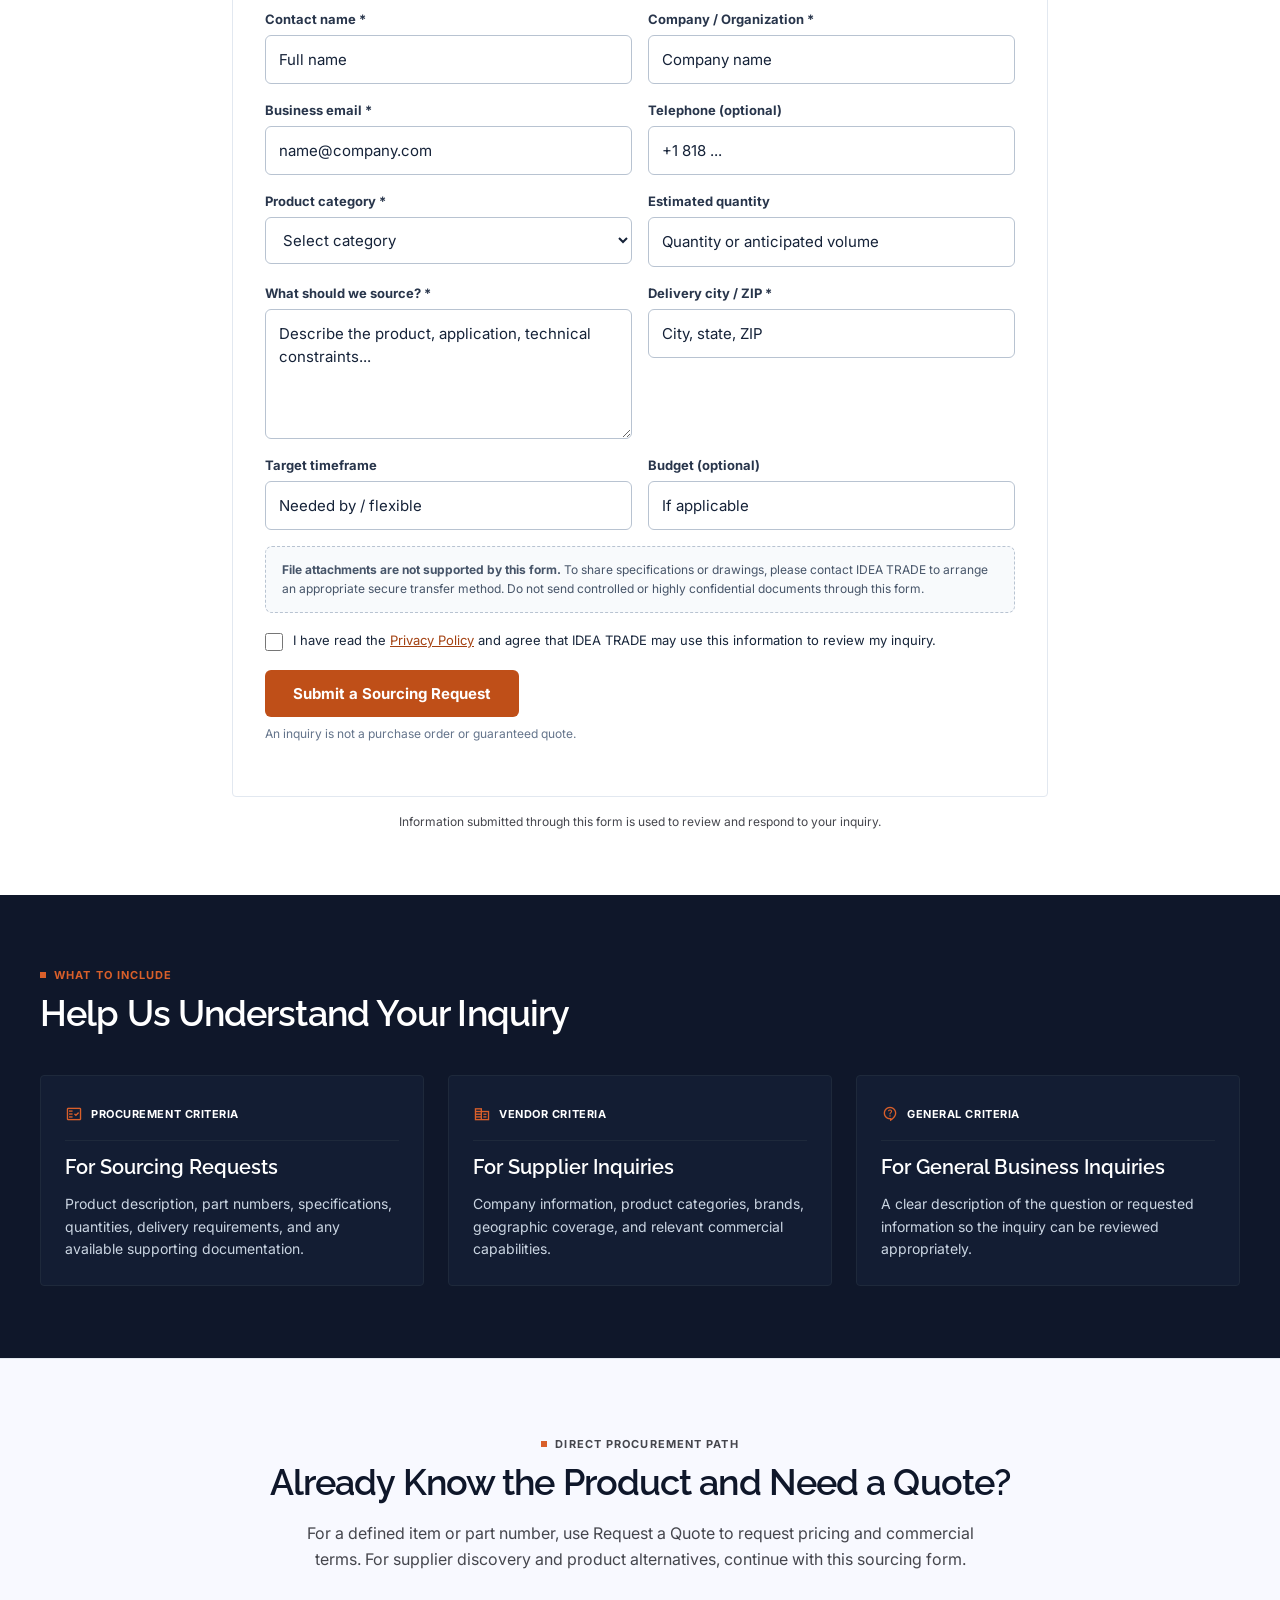
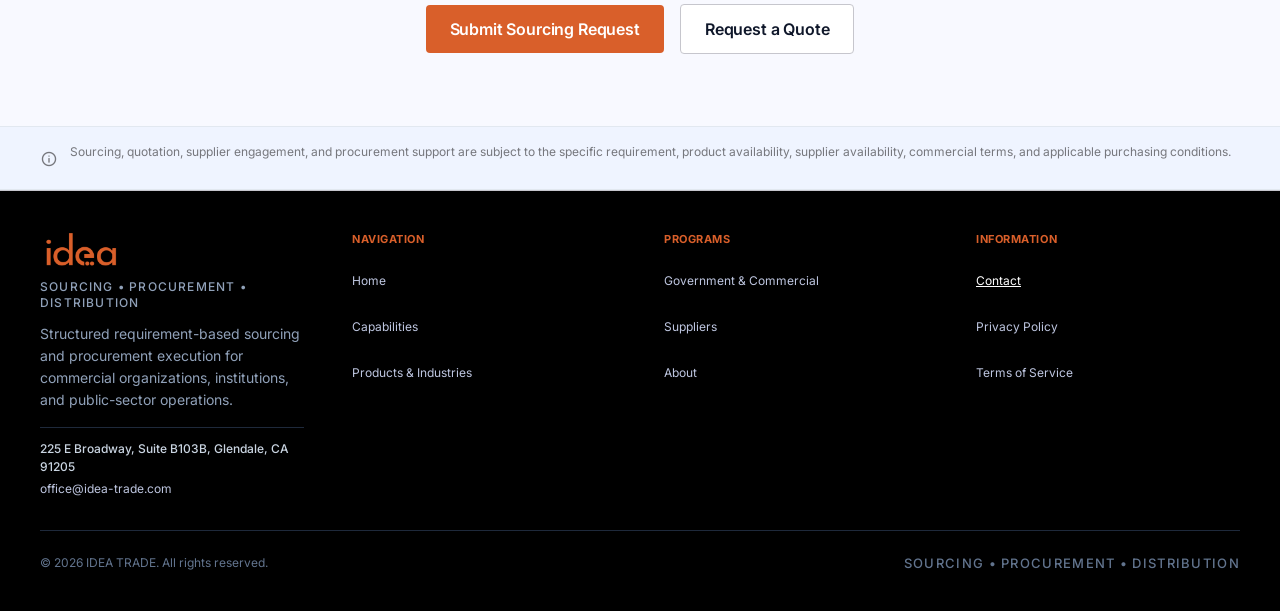
<file: sourcing-request/index.html>
<!DOCTYPE html>

<html lang="en"><head>
<meta charset="utf-8"/>
<meta content="width=device-width, initial-scale=1.0" name="viewport"/>
<title>Submit Sourcing Request | IDEA TRADE</title>
<meta name="description" content="Submit a sourcing request for product requirements, quantities, delivery details, and procurement support from IDEA TRADE.">
<link rel="icon" type="image/png" sizes="32x32" href="../favicon.png">
<link rel="apple-touch-icon" sizes="180x180" href="../apple-touch-icon.png">
<meta property="og:title" content="Submit Sourcing Request | IDEA TRADE">
<meta property="og:description" content="Submit a sourcing request for product requirements, quantities, delivery details, and procurement support from IDEA TRADE.">
<!-- Google Fonts: Raleway & Inter -->
<link href="https://fonts.googleapis.com" rel="preconnect"/>
<link crossorigin="" href="https://fonts.gstatic.com" rel="preconnect"/>
<link href="https://fonts.googleapis.com/css2?family=Inter:wght@400;500;600;700&amp;family=Raleway:wght@500;600;700&amp;display=swap" rel="stylesheet"/>
<!-- Material Symbols Outlined -->
<link href="https://fonts.googleapis.com/css2?family=Material+Symbols+Outlined:wght,FILL@100..700,0..1&amp;display=swap" rel="stylesheet"/>
<link href="https://fonts.googleapis.com/css2?family=Material+Symbols+Outlined:wght,FILL@100..700,0..1&amp;display=swap" rel="stylesheet"/>
<!-- Tailwind CSS -->
<style>
    .material-symbols-outlined {
      font-variation-settings: 'FILL' 0, 'wght' 400, 'GRAD' 0, 'opsz' 20;
      font-size: 20px;
      line-height: 1;
      display: inline-block;
      vertical-align: middle;
    }
  </style>
<link href="./base.css" rel="stylesheet"/><link href="./variant.css" rel="stylesheet"/><link href="./responsive.css?v=header-standard-2" rel="stylesheet"/><script src="https://web3forms.com/client/script.js" async defer></script><script defer src="./preview.js"></script><script defer src="../form-handler.js"></script></head>
<body class="bg-background text-on-background antialiased min-h-screen flex flex-col font-body-md text-body-md selection:bg-brand-orange selection:text-white">
<!-- TOPNAVBAR (Shared Component Execution) -->
<header class="bg-surface-container-lowest sticky top-0 z-50 border-b border-outline-variant"><div class="max-w-7xl mx-auto px-margin flex items-center justify-between h-16 w-full">
<!-- Brand Lockup -->
<a class="flex flex-col select-none group" href="../" target="_top">
<img alt="IDEA TRADE" class="idt-header-logo object-contain select-none shrink-0" src="./idea-trade-logo.png"/>
</a>
<!-- Desktop Navigation Links (md:flex) -->
<nav class="hidden md:flex items-center gap-6 h-full pt-1">
<a class="text-on-surface-variant font-body-md text-body-md pb-1 hover:text-secondary transition-colors duration-150 ease-in-out" data-route="home" href="../" target="_top">Home</a>
<a class="text-on-surface-variant font-body-md text-body-md pb-1 hover:text-secondary transition-colors duration-150 ease-in-out" data-route="capabilities" href="../capabilities/" target="_top">Capabilities</a>
<a class="text-on-surface-variant font-body-md text-body-md pb-1 hover:text-secondary transition-colors duration-150 ease-in-out" data-route="products-industries" href="../products-industries/" target="_top">Products &amp; Industries</a>
<a class="text-on-surface-variant font-body-md text-body-md pb-1 hover:text-secondary transition-colors duration-150 ease-in-out" data-route="government-commercial" href="../government-commercial/" target="_top">Government &amp; Commercial</a>
<a class="text-on-surface-variant font-body-md text-body-md pb-1 hover:text-secondary transition-colors duration-150 ease-in-out" data-route="suppliers" href="../suppliers/" target="_top">Suppliers</a>
<a class="text-on-surface-variant font-body-md text-body-md pb-1 hover:text-secondary transition-colors duration-150 ease-in-out" data-route="about" href="../about/" target="_top">About</a>
<a class="text-on-surface-variant font-body-md text-body-md pb-1 hover:text-secondary transition-colors duration-150 ease-in-out" data-route="contact" href="../contact/" target="_top">Contact</a>
</nav>
<!-- Trailing Actions (Desktop CTA + Mobile Trigger) -->
<div class="flex items-center gap-2 sm:gap-3">
<a class="inline-flex items-center justify-center px-3 sm:px-4 py-2 bg-brand-orange text-white text-xs sm:text-title-md font-title-md rounded-lg hover:bg-[#c24f1e] active:bg-[#a63b03] transition-colors duration-150 ease-in-out shadow-none focus:outline-none focus:ring-2 focus:ring-brand-orange focus:ring-offset-2" data-route="request-a-quote" href="../request-a-quote/#rfq-form" target="_top">
      Request a Quote
    </a>
<!-- Mobile Menu Toggle Button (hidden md:block) -->
<button aria-expanded="false" aria-label="Toggle Navigation Menu" class="md:hidden inline-flex items-center justify-center p-2 rounded-lg border border-outline-variant text-on-surface-variant hover:text-primary hover:bg-surface-container-low transition-colors duration-150" id="mobile-menu-toggle" type="button">
<span class="material-symbols-outlined text-2xl">menu</span>
</button>
</div>
</div>
<!-- Collapsible Mobile Navigation Drawer -->
<div class="hidden md:hidden border-t border-outline-variant bg-surface-container-lowest px-margin py-4" id="mobile-drawer">
<div class="flex flex-col space-y-1 pb-4">
<a class="flex items-center h-11 px-3 text-on-surface-variant font-body-md rounded hover:bg-surface-container-low transition-colors" data-route="home" href="../" target="_top">Home</a>
<a class="flex items-center h-11 px-3 text-on-surface-variant font-body-md rounded hover:bg-surface-container-low transition-colors" data-route="capabilities" href="../capabilities/" target="_top">Capabilities</a>
<a class="flex items-center h-11 px-3 text-on-surface-variant font-body-md rounded hover:bg-surface-container-low transition-colors" data-route="products-industries" href="../products-industries/" target="_top">Products &amp; Industries</a>
<a class="flex items-center h-11 px-3 text-on-surface-variant font-body-md rounded hover:bg-surface-container-low transition-colors" data-route="government-commercial" href="../government-commercial/" target="_top">Government &amp; Commercial</a>
<a class="flex items-center h-11 px-3 text-on-surface-variant font-body-md rounded hover:bg-surface-container-low transition-colors" data-route="suppliers" href="../suppliers/" target="_top">Suppliers</a>
<a class="flex items-center h-11 px-3 text-on-surface-variant font-body-md rounded hover:bg-surface-container-low transition-colors" data-route="about" href="../about/" target="_top">About</a>
<a class="flex items-center h-11 px-3 text-on-surface-variant font-body-md rounded hover:bg-surface-container-low transition-colors" data-route="contact" href="../contact/" target="_top">Contact</a>
</div>
<div class="pt-3 border-t border-keyline flex flex-col gap-2">
<a class="w-full flex items-center justify-center px-4 py-2.5 bg-brand-orange text-white text-title-md font-title-md rounded-lg hover:bg-[#c24f1e] transition-colors" data-route="request-a-quote" href="../request-a-quote/#rfq-form" target="_top">
      Request a Quote
    </a>
</div>
</div></header>
<!-- BREADCRUMBS BAR -->
<div class="bg-surface-container-lowest border-b border-keyline">
<div class="max-w-7xl mx-auto px-margin py-2 flex items-center gap-2 text-body-sm font-body-sm text-outline">
<a class="hover:text-primary transition-colors" data-route="home" href="../" target="_top">Home</a>
<span class="text-outline-variant">/</span>
<span class="text-on-surface font-semibold">Sourcing Request</span>
<span class="ml-auto inline-flex items-center gap-1.5 font-label-caps text-label-caps text-on-surface-variant uppercase tracking-wider">
<span class="w-1.5 h-1.5 rounded-full bg-brand-orange"></span>
        REQUIREMENT-BASED SOURCING
      </span>
</div>
</div>
<main class="flex-grow">
<!-- HERO SECTION -->
<section class="max-w-7xl mx-auto px-margin py-12 md:py-16">
<div class="grid grid-cols-1 lg:grid-cols-12 gap-gutter items-center">
<!-- Left Column (Content) -->
<div class="lg:col-span-7 flex flex-col items-start pr-0 lg:pr-6">
<div class="flex items-center gap-2 mb-3">
<span class="w-2 h-2 rounded-full bg-brand-orange inline-block"></span>
<span class="font-label-caps text-label-caps tracking-widest text-on-surface-variant uppercase">
              SOURCING REQUEST
            </span>
</div>
<h1 class="font-display-hero text-display-hero md:text-[44px] md:leading-[52px] text-brand-navy tracking-tight mb-4">
            Tell Us What to Source.
          </h1>
<p class="font-body-lg text-body-lg text-on-surface-variant max-w-2xl mb-8 leading-relaxed">
            Describe the products, components, or suppliers you need us to find. Share your requirements, quantities, destination and supporting specifications.
          </p>
<div class="flex flex-wrap items-center gap-3">
<a class="inline-flex items-center justify-center px-6 py-3 bg-brand-orange text-white font-title-md text-title-md rounded-lg hover:bg-[#c24f1e] active:bg-[#a63b03] transition-colors duration-150" href="#sourcing-form">
              Submit Sourcing Request
            </a>
<a class="inline-flex items-center justify-center px-6 py-3 bg-white border border-outline-variant text-brand-navy font-title-md text-title-md rounded-lg hover:bg-surface-container-low hover:border-brand-navy transition-colors duration-150" data-route="request-a-quote" href="../request-a-quote/" target="_top">
              Request a Quote
            </a>
</div>
</div>
<!-- Right Column (Image Module) -->
<div class="lg:col-span-5">
<div class="border border-keyline bg-surface-container-lowest p-2 rounded-lg">
<div class="relative overflow-hidden aspect-[4/3] bg-surface-container">
<img alt="Institutional procurement executives reviewing industrial operations from high-rise office" class="w-full h-full object-cover" src="./asset-external-01.jpg"/>
</div>
<div class="pt-3 pb-1 px-2 border-t border-keyline mt-2 flex items-center justify-between"><div class="w-full space-y-1.5"><div class="flex items-center justify-between"><p class="font-label-caps text-label-caps text-on-surface uppercase tracking-wider">PROCUREMENT COMMUNICATION</p><span class="material-symbols-outlined text-outline">sync_alt</span></div><p class="font-body-sm text-body-sm text-on-surface-variant">Buyer, supplier, and general business inquiries.</p><div class="pt-2 mt-2 border-t border-keyline space-y-1 font-body-sm text-body-sm"><p class="text-brand-navy font-medium flex items-center gap-1.5"><span class="material-symbols-outlined text-base text-brand-orange">location_on</span>225 E Broadway, Suite B103B, Glendale, CA 91205</p><p class="flex items-center gap-1.5"><span class="material-symbols-outlined text-base text-brand-orange">mail</span><a class="text-brand-orange hover:underline font-medium" href="mailto:office@idea-trade.com">office@idea-trade.com</a></p></div></div></div>
</div>
</div>
</div>
</section>
<!-- SECTION 1: CONTACT OPTIONS -->
<section class="border-t border-keyline bg-surface py-12 md:py-16">
<div class="max-w-7xl mx-auto px-margin">
<div class="mb-8">
<div class="flex items-center gap-2 mb-2">
<span class="w-1.5 h-1.5 bg-brand-orange inline-block"></span>
<span class="font-label-caps text-label-caps tracking-widest text-on-surface-variant uppercase">CONTACT OPTIONS</span>
</div>
<h2 class="font-headline-lg text-headline-lg text-brand-navy tracking-tight">
            Choose the Right Starting Point
          </h2>
</div>
<div class="grid grid-cols-1 md:grid-cols-2 lg:grid-cols-4 gap-4">
<!-- Card 1: Sourcing Requirements -->
<div class="bg-surface-container-lowest border border-keyline rounded-lg p-5 flex flex-col justify-between hover:border-brand-navy transition-colors duration-150">
<div>
<div class="flex items-center justify-between pb-3 mb-3 border-b border-keyline">
<span class="font-label-caps text-label-caps text-brand-orange uppercase">PATH 01</span>
<span class="material-symbols-outlined text-outline">inventory_2</span>
</div>
<h3 class="font-headline-sm text-headline-sm text-brand-navy mb-2">Sourcing Requirements</h3>
<p class="font-body-md text-body-md text-on-surface-variant leading-relaxed mb-6">
                For buyers with product specifications, quantities, part numbers, delivery requirements, or sourcing documentation.
              </p>
</div>
<div>
<a class="inline-flex items-center gap-1.5 font-title-md text-title-md text-brand-navy hover:text-brand-orange transition-colors" data-route="sourcing-request" href="../sourcing-request/" target="_top">
                Submit Sourcing Request
                <span class="material-symbols-outlined text-base">arrow_forward</span>
</a>
</div>
</div>
<!-- Card 2: Request a Quote -->
<div class="bg-surface-container-lowest border border-keyline rounded-lg p-5 flex flex-col justify-between hover:border-brand-navy transition-colors duration-150">
<div>
<div class="flex items-center justify-between pb-3 mb-3 border-b border-keyline">
<span class="font-label-caps text-label-caps text-brand-orange uppercase">PATH 02</span>
<span class="material-symbols-outlined text-outline">request_quote</span>
</div>
<h3 class="font-headline-sm text-headline-sm text-brand-navy mb-2">Request a Quote</h3>
<p class="font-body-md text-body-md text-on-surface-variant leading-relaxed mb-6">
                For organizations seeking pricing and sourcing information for a defined product requirement.
              </p>
</div>
<div>
<a class="inline-flex items-center gap-1.5 font-title-md text-title-md text-brand-navy hover:text-brand-orange transition-colors" data-route="request-a-quote" href="../request-a-quote/" target="_top">
                Request a Quote
                <span class="material-symbols-outlined text-base">arrow_forward</span>
</a>
</div>
</div>
<!-- Card 3: Supplier Inquiries -->
<div class="bg-surface-container-lowest border border-keyline rounded-lg p-5 flex flex-col justify-between hover:border-brand-navy transition-colors duration-150">
<div>
<div class="flex items-center justify-between pb-3 mb-3 border-b border-keyline">
<span class="font-label-caps text-label-caps text-brand-orange uppercase">PATH 03</span>
<span class="material-symbols-outlined text-outline">domain</span>
</div>
<h3 class="font-headline-sm text-headline-sm text-brand-navy mb-2">Supplier Inquiries</h3>
<p class="font-body-md text-body-md text-on-surface-variant leading-relaxed mb-6">
                For manufacturers, distributors, wholesalers, and specialized suppliers interested in submitting company and product information.
              </p>
</div>
<div>
<a class="inline-flex items-center gap-1.5 font-title-md text-title-md text-brand-navy hover:text-brand-orange transition-colors" data-route="suppliers" href="../suppliers/" target="_top">
                Supplier Information
                <span class="material-symbols-outlined text-base">arrow_forward</span>
</a>
</div>
</div>
<!-- Card 4: General Inquiries -->
<div class="bg-surface-container-lowest border border-keyline rounded-lg p-5 flex flex-col justify-between hover:border-brand-navy transition-colors duration-150">
<div>
<div class="flex items-center justify-between pb-3 mb-3 border-b border-keyline">
<span class="font-label-caps text-label-caps text-brand-orange uppercase">PATH 04</span>
<span class="material-symbols-outlined text-outline">help_outline</span>
</div>
<h3 class="font-headline-sm text-headline-sm text-brand-navy mb-2">General Inquiries</h3>
<p class="font-body-md text-body-md text-on-surface-variant leading-relaxed mb-6">
                For business questions that do not fit the sourcing, quotation, or supplier-intake workflows.
              </p>
</div>
<div>
<a class="inline-flex items-center gap-1.5 font-title-md text-title-md text-brand-navy hover:text-brand-orange transition-colors" data-route="contact" href="../contact/" target="_top">
                Contact Us
                <span class="material-symbols-outlined text-base">arrow_forward</span>
</a>
</div>
</div>
</div>
</div>
</section>
<!-- SECTION 2: GENERAL CONTACT FORM -->
<section class="py-12 md:py-16 bg-surface-container-lowest border-t border-keyline" id="general-contact">
<div class="max-w-4xl mx-auto px-margin">
<div class="text-center mb-10">
<div class="inline-flex items-center gap-2 mb-2">
<span class="w-1.5 h-1.5 bg-brand-orange inline-block"></span>
<span class="font-label-caps text-label-caps tracking-widest text-on-surface-variant uppercase">SOURCING REQUEST INTAKE</span>
</div>
<h2 class="font-headline-lg text-headline-lg text-brand-navy tracking-tight mb-2">
            Submit a Sourcing Request
          </h2>
<p class="font-body-md text-body-md text-on-surface-variant max-w-xl mx-auto">
            Provide the product category, quantity, delivery destination and details needed to identify suitable supply options.
          </p>
</div>
<!-- Institutional Form Box -->
<div class="border border-keyline bg-surface-container-lowest rounded-lg p-6 md:p-8">
<form action="https://api.web3forms.com/submit" class="idt-form" data-idea-trade-form="sourcing" data-web3forms-subject="IDEA TRADE - Sourcing Request" id="sourcing-form" method="post">
<input name="access_key" type="hidden" value="8bc625a6-4ca7-4435-8582-5928be73233a"/><input name="subject" type="hidden" value="IDEA TRADE - Sourcing Request"/><input name="from_name" type="hidden" value="IDEA TRADE Sourcing Request"/><input aria-hidden="true" autocomplete="off" name="botcheck" tabindex="-1" type="checkbox" value="1" style="display:none"/><div class="h-captcha" data-captcha="true"></div>
<h2 style="font:600 clamp(24px,3vw,32px) Raleway,Inter,sans-serif;margin:0 0 8px;color:#111c2e">Submit a Sourcing Request</h2>
<p style="margin:0 0 14px;color:#475569;max-width:650px">Describe the goods or components you want us to find. Part numbers and technical documents are optional.</p>
<div class="idt-form-grid"><div class="idt-field"><label for="idt-name">Contact name *</label><input id="idt-name" name="name" placeholder="Full name" required="" type="text"/></div><div class="idt-field"><label for="idt-organization">Company / Organization *</label><input id="idt-organization" name="organization" placeholder="Company name" required="" type="text"/></div><div class="idt-field"><label for="idt-email">Business email *</label><input id="idt-email" name="email" placeholder="name@company.com" required="" type="email"/></div><div class="idt-field"><label for="idt-phone">Telephone (optional)</label><input id="idt-phone" name="phone" placeholder="+1 818 ..." type="tel"/></div><div class="idt-field"><label for="idt-category">Product category *</label><select id="idt-category" name="category" required=""><option value="">Select category</option><option value="Industrial &amp; MRO">Industrial &amp; MRO</option><option value="Facilities &amp; Maintenance">Facilities &amp; Maintenance</option><option value="Commercial Technology">Commercial Technology</option><option value="Institutional Supplies">Institutional Supplies</option><option value="OEM &amp; Custom Components">OEM &amp; Custom Components</option><option value="General Business Supplies">General Business Supplies</option><option value="Other">Other</option></select></div><div class="idt-field"><label for="idt-quantity">Estimated quantity</label><input id="idt-quantity" name="quantity" placeholder="Quantity or anticipated volume" type="text"/></div><div class="idt-field"><label for="idt-requirement">What should we source? *</label><textarea id="idt-requirement" name="requirement" placeholder="Describe the product, application, technical constraints..." required=""></textarea></div><div class="idt-field"><label for="idt-destination">Delivery city / ZIP *</label><input id="idt-destination" name="destination" placeholder="City, state, ZIP" required="" type="text"/></div><div class="idt-field"><label for="idt-timing">Target timeframe</label><input id="idt-timing" name="timing" placeholder="Needed by / flexible" type="text"/></div><div class="idt-field"><label for="idt-budget">Budget (optional)</label><input id="idt-budget" name="budget" placeholder="If applicable" type="text"/></div></div>

<div class="idt-upload"><strong>File attachments are not supported by this form.</strong> To share specifications or drawings, please contact IDEA TRADE to arrange an appropriate secure transfer method. Do not send controlled or highly confidential documents through this form.</div>
<label class="idt-check"><input name="privacy_agreement" required="" type="checkbox"/><span>I have read the <a href="../privacy-policy/" target="_top">Privacy Policy</a> and agree that IDEA TRADE may use this information to review my inquiry.</span></label>
<button type="submit">Submit a Sourcing Request</button>
<p style="color:#64748b;font-size:12px;margin:8px 0">An inquiry is not a purchase order or guaranteed quote.</p>
<p class="idt-form-status" hidden="" role="status"></p>
</form>
</div>
<!-- Postscript Note -->
<div class="mt-4 text-center">
<p class="font-body-sm text-body-sm text-on-surface-variant">
            Information submitted through this form is used to review and respond to your inquiry.
          </p>
</div>
</div>
</section>
<!-- SECTION 3: WHAT TO INCLUDE (DARK NAVY SECTION) -->
<section class="bg-brand-navy text-white py-14 md:py-18">
<div class="max-w-7xl mx-auto px-margin">
<div class="mb-10 max-w-2xl">
<div class="flex items-center gap-2 mb-2">
<span class="w-1.5 h-1.5 bg-brand-orange inline-block"></span>
<span class="font-label-caps text-label-caps tracking-widest text-brand-orange uppercase">WHAT TO INCLUDE</span>
</div>
<h2 class="font-headline-lg text-headline-lg text-white tracking-tight">
            Help Us Understand Your Inquiry
          </h2>
</div>
<div class="grid grid-cols-1 md:grid-cols-3 gap-6">
<!-- Card 1: For Sourcing Requests -->
<div class="border border-brand-navy-light bg-[#131d33] p-6 rounded-lg flex flex-col">
<div class="flex items-center gap-2 pb-3 mb-3 border-b border-brand-navy-light text-brand-orange">
<span class="material-symbols-outlined text-lg">fact_check</span>
<span class="font-label-caps text-label-caps uppercase tracking-wider text-white">PROCUREMENT CRITERIA</span>
</div>
<h3 class="font-headline-sm text-headline-sm text-white mb-3">For Sourcing Requests</h3>
<p class="font-body-md text-body-md text-slate-300 leading-relaxed">
              Product description, part numbers, specifications, quantities, delivery requirements, and any available supporting documentation.
            </p>
</div>
<!-- Card 2: For Supplier Inquiries -->
<div class="border border-brand-navy-light bg-[#131d33] p-6 rounded-lg flex flex-col">
<div class="flex items-center gap-2 pb-3 mb-3 border-b border-brand-navy-light text-brand-orange">
<span class="material-symbols-outlined text-lg">corporate_fare</span>
<span class="font-label-caps text-label-caps uppercase tracking-wider text-white">VENDOR CRITERIA</span>
</div>
<h3 class="font-headline-sm text-headline-sm text-white mb-3">For Supplier Inquiries</h3>
<p class="font-body-md text-body-md text-slate-300 leading-relaxed">
              Company information, product categories, brands, geographic coverage, and relevant commercial capabilities.
            </p>
</div>
<!-- Card 3: For General Business Inquiries -->
<div class="border border-brand-navy-light bg-[#131d33] p-6 rounded-lg flex flex-col">
<div class="flex items-center gap-2 pb-3 mb-3 border-b border-brand-navy-light text-brand-orange">
<span class="material-symbols-outlined text-lg">contact_support</span>
<span class="font-label-caps text-label-caps uppercase tracking-wider text-white">GENERAL CRITERIA</span>
</div>
<h3 class="font-headline-sm text-headline-sm text-white mb-3">For General Business Inquiries</h3>
<p class="font-body-md text-body-md text-slate-300 leading-relaxed">
              A clear description of the question or requested information so the inquiry can be reviewed appropriately.
            </p>
</div>
</div>
</div>
</section>
<!-- SECTION 4: DIRECT PROCUREMENT PATH (CTA SECTION) -->
<section class="py-14 md:py-18 bg-surface border-t border-keyline">
<div class="max-w-4xl mx-auto px-margin text-center">
<div class="inline-flex items-center gap-2 mb-2">
<span class="w-1.5 h-1.5 bg-brand-orange inline-block"></span>
<span class="font-label-caps text-label-caps tracking-widest text-on-surface-variant uppercase">DIRECT PROCUREMENT PATH</span>
</div>
<h2 class="font-display-hero text-display-hero md:text-headline-lg text-brand-navy tracking-tight mb-4">
          Already Know the Product and Need a Quote?
        </h2>
<p class="font-body-lg text-body-lg text-on-surface-variant mb-8 max-w-2xl mx-auto leading-relaxed">
          For a defined item or part number, use Request a Quote to request pricing and commercial terms. For supplier discovery and product alternatives, continue with this sourcing form.
        </p>
<div class="flex flex-wrap items-center justify-center gap-4">
<a class="inline-flex items-center justify-center px-6 py-3 bg-brand-orange text-white font-title-md text-title-md rounded-lg hover:bg-[#c24f1e] active:bg-[#a63b03] transition-colors duration-150" data-route="sourcing-request" href="../sourcing-request/" target="_top">
            Submit Sourcing Request
          </a>
<a class="inline-flex items-center justify-center px-6 py-3 bg-white border border-outline-variant text-brand-navy font-title-md text-title-md rounded-lg hover:bg-surface-container-low hover:border-brand-navy transition-colors duration-150" data-route="request-a-quote" href="../request-a-quote/" target="_top">
            Request a Quote
          </a>
</div>
</div>
</section>
<!-- BOTTOM FACTUAL NOTE -->
<section class="bg-surface-container-low border-t border-b border-keyline py-4">
<div class="max-w-7xl mx-auto px-margin">
<div class="flex items-start gap-3">
<span class="material-symbols-outlined text-outline text-lg mt-0.5">info</span>
<p class="font-body-sm text-body-sm text-outline leading-normal">
            Sourcing, quotation, supplier engagement, and procurement support are subject to the specific requirement, product availability, supplier availability, commercial terms, and applicable purchasing conditions.
          </p>
</div>
</div>
</section>
</main>
<!-- FOOTER (Shared Component Execution) -->
<footer class="bg-primary text-on-primary border-t border-outline-variant"><div class="max-w-7xl mx-auto px-margin py-space-xl flex flex-col gap-space-lg w-full">
<!-- Responsive Columns Grid -->
<div class="grid grid-cols-1 sm:grid-cols-2 lg:grid-cols-4 gap-8 lg:gap-12 pb-8 border-b border-brand-navy-light">
<!-- Col 1: Brand & Overview -->
<div class="flex flex-col items-start">
<img alt="IDEA TRADE" class="h-10 w-auto object-contain block select-none" src="./asset-external-02.jpg"/>
<p class="font-code-num text-code-num text-slate-400 uppercase tracking-widest text-xs mt-2">Sourcing • Procurement • Distribution</p>
<p class="font-body-md text-body-md text-slate-400 mt-3">Structured requirement-based sourcing and procurement execution for commercial organizations, institutions, and public-sector operations.</p>
<div class="mt-4 pt-3 border-t border-brand-navy-light w-full space-y-1 text-slate-400 font-body-sm text-body-sm"><p class="text-slate-300 font-medium">225 E Broadway, Suite B103B, Glendale, CA 91205</p><p class=""><a class="text-primary-fixed-dim hover:text-secondary-fixed hover:underline transition-colors" href="mailto:office@idea-trade.com">office@idea-trade.com</a></p></div></div>
<!-- Col 2: Navigation Links -->
<div class="flex flex-col">
<p class="font-label-caps text-label-caps text-brand-orange uppercase tracking-wider mb-3">Navigation</p>
<div class="flex flex-col space-y-0.5">
<a class="min-h-[44px] flex items-center text-primary-fixed-dim font-body-sm text-body-sm hover:text-secondary-fixed hover:underline transition-colors duration-150" data-route="home" href="../" target="_top">Home</a>
<a class="min-h-[44px] flex items-center text-primary-fixed-dim font-body-sm text-body-sm hover:text-secondary-fixed hover:underline transition-colors duration-150" data-route="capabilities" href="../capabilities/" target="_top">Capabilities</a>
<a class="min-h-[44px] flex items-center text-primary-fixed-dim font-body-sm text-body-sm hover:text-secondary-fixed hover:underline transition-colors duration-150" data-route="products-industries" href="../products-industries/" target="_top">Products &amp; Industries</a>
</div>
</div>
<!-- Col 3: Institutional Links -->
<div class="flex flex-col">
<p class="font-label-caps text-label-caps text-brand-orange uppercase tracking-wider mb-3">Programs</p>
<div class="flex flex-col space-y-0.5">
<a class="min-h-[44px] flex items-center text-primary-fixed-dim font-body-sm text-body-sm hover:text-secondary-fixed hover:underline transition-colors duration-150" data-route="government-commercial" href="../government-commercial/" target="_top">Government &amp; Commercial</a>
<a class="min-h-[44px] flex items-center text-primary-fixed-dim font-body-sm text-body-sm hover:text-secondary-fixed hover:underline transition-colors duration-150" data-route="suppliers" href="../suppliers/" target="_top">Suppliers</a>
<a class="min-h-[44px] flex items-center text-primary-fixed-dim font-body-sm text-body-sm hover:text-secondary-fixed hover:underline transition-colors duration-150" data-route="about" href="../about/" target="_top">About</a>
</div>
</div>
<!-- Col 4: Compliance & Legal Links -->
<div class="flex flex-col">
<p class="font-label-caps text-label-caps text-brand-orange uppercase tracking-wider mb-3">Information</p>
<div class="flex flex-col space-y-0.5">
<a class="min-h-[44px] flex items-center text-on-primary font-body-sm text-body-sm underline" data-route="contact" href="../contact/" target="_top">Contact</a>
<a class="min-h-[44px] flex items-center text-primary-fixed-dim font-body-sm text-body-sm hover:text-secondary-fixed hover:underline transition-colors duration-150" data-route="privacy-policy" href="../privacy-policy/" target="_top">Privacy Policy</a>
<a class="min-h-[44px] flex items-center text-primary-fixed-dim font-body-sm text-body-sm hover:text-secondary-fixed hover:underline transition-colors duration-150" data-route="terms-of-service" href="../terms-of-service/" target="_top">Terms of Service</a>
</div>
</div>
</div>
<!-- Bottom Sub-Bar: Responsive Legal & Metadata -->
<div class="flex flex-col sm:flex-row sm:items-center sm:justify-between gap-3 text-xs text-slate-500 font-body-sm">
<p class="">© 2026 IDEA TRADE. All rights reserved.</p>
<p class="font-code-num text-code-num uppercase tracking-widest">
      Sourcing • Procurement • Distribution
    </p>
</div>
</div></footer>
</body></html>
</file>
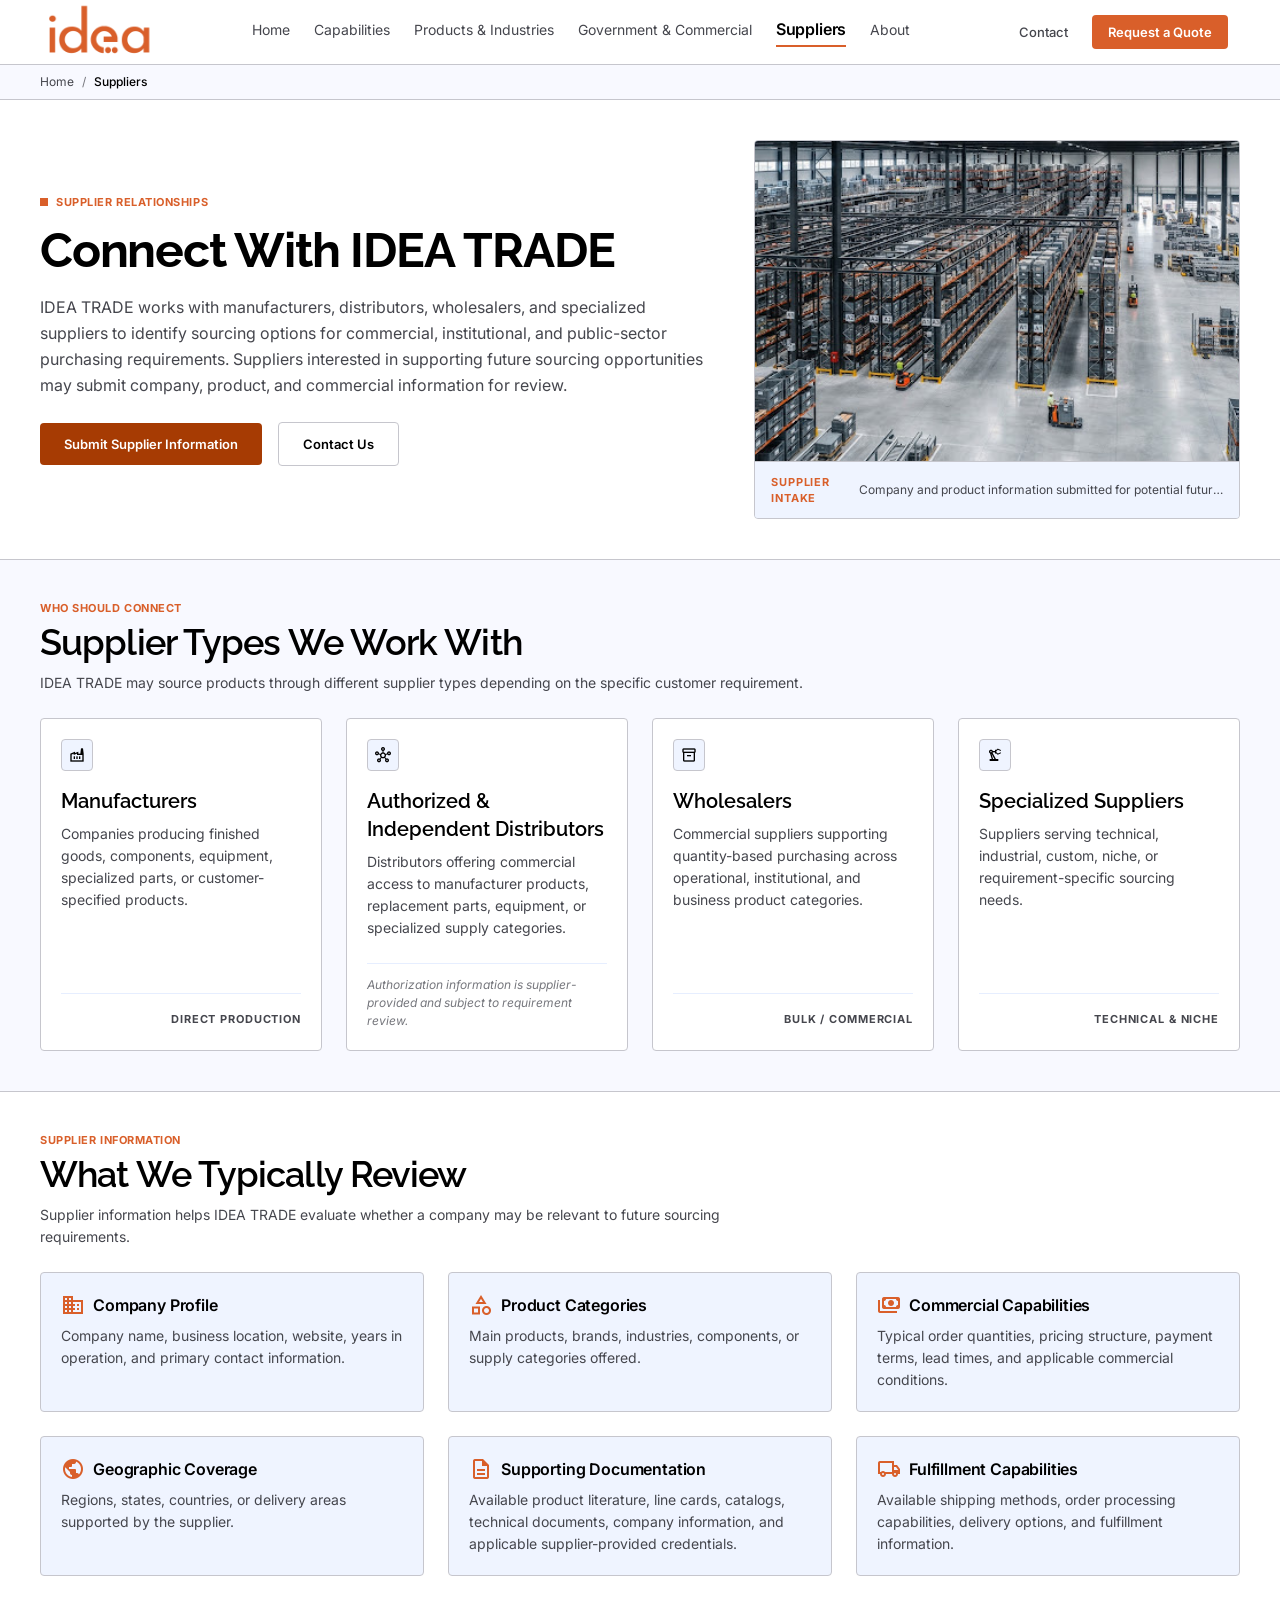
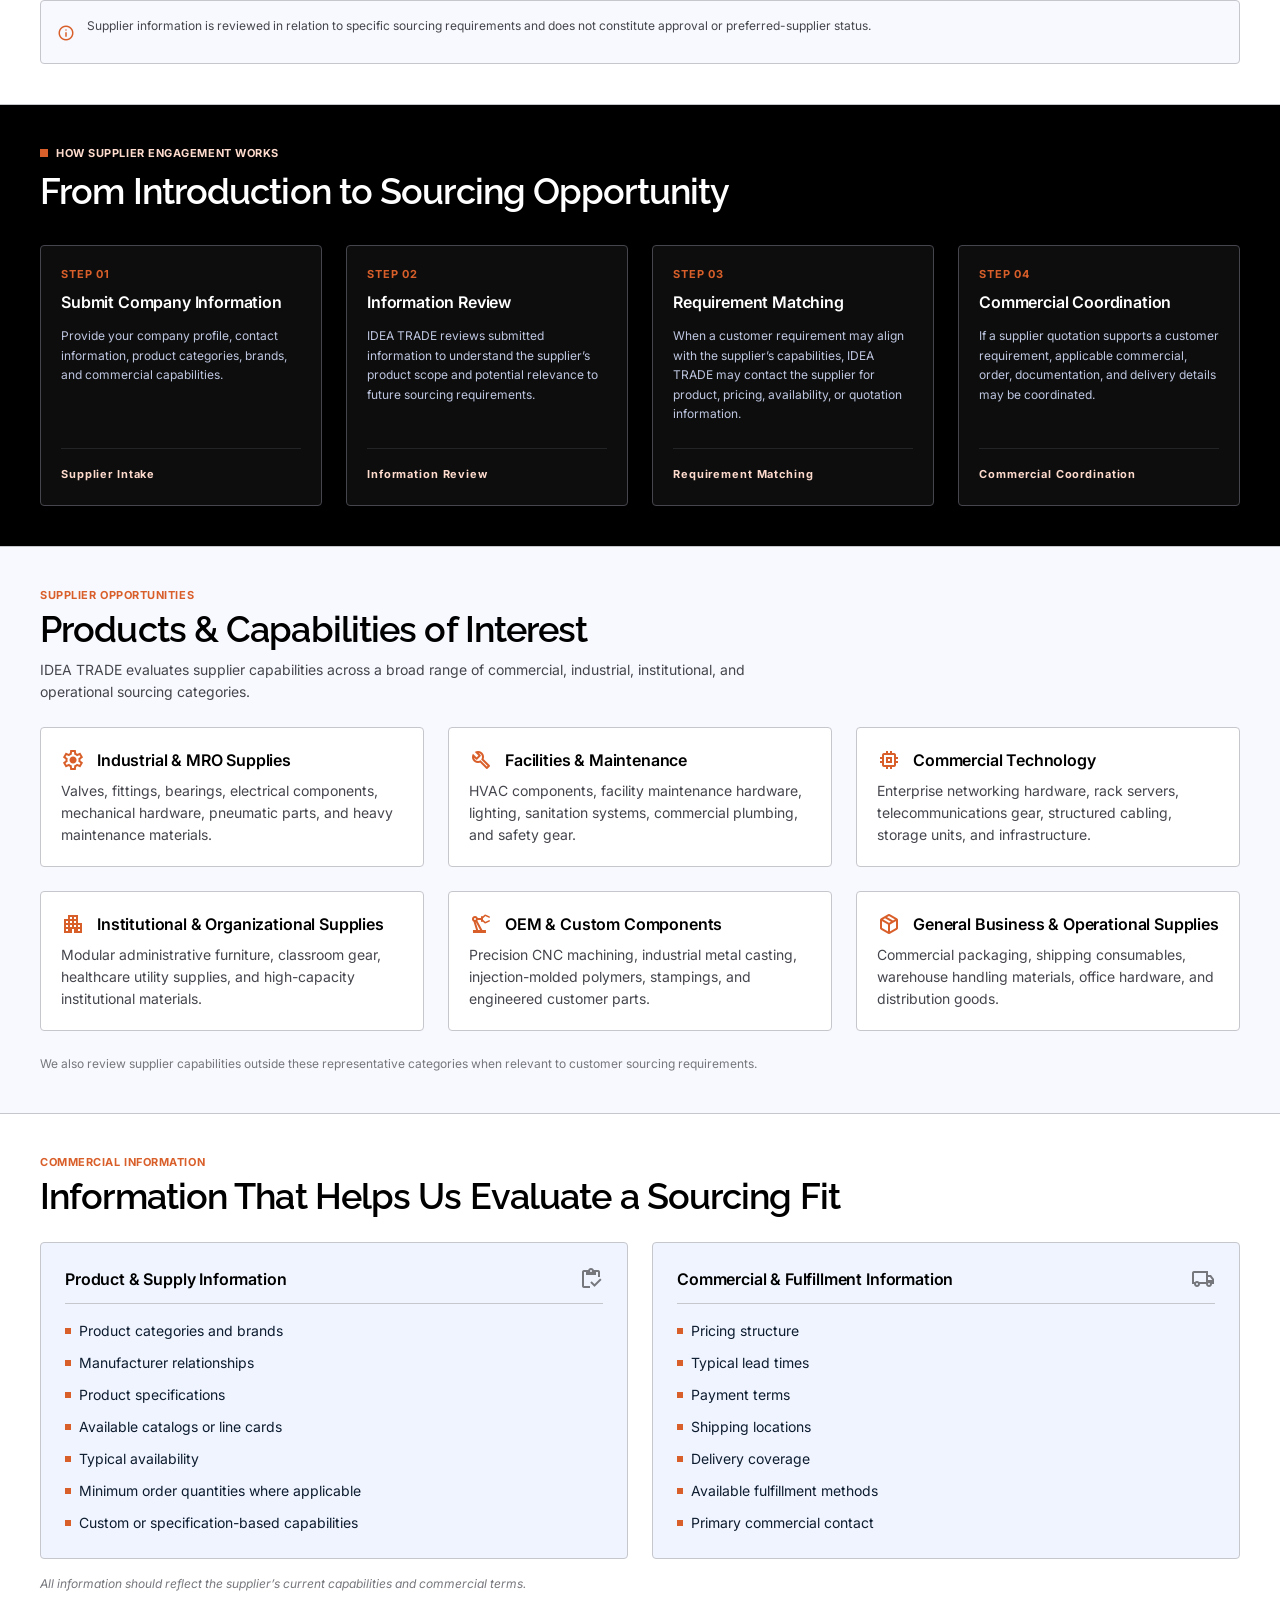
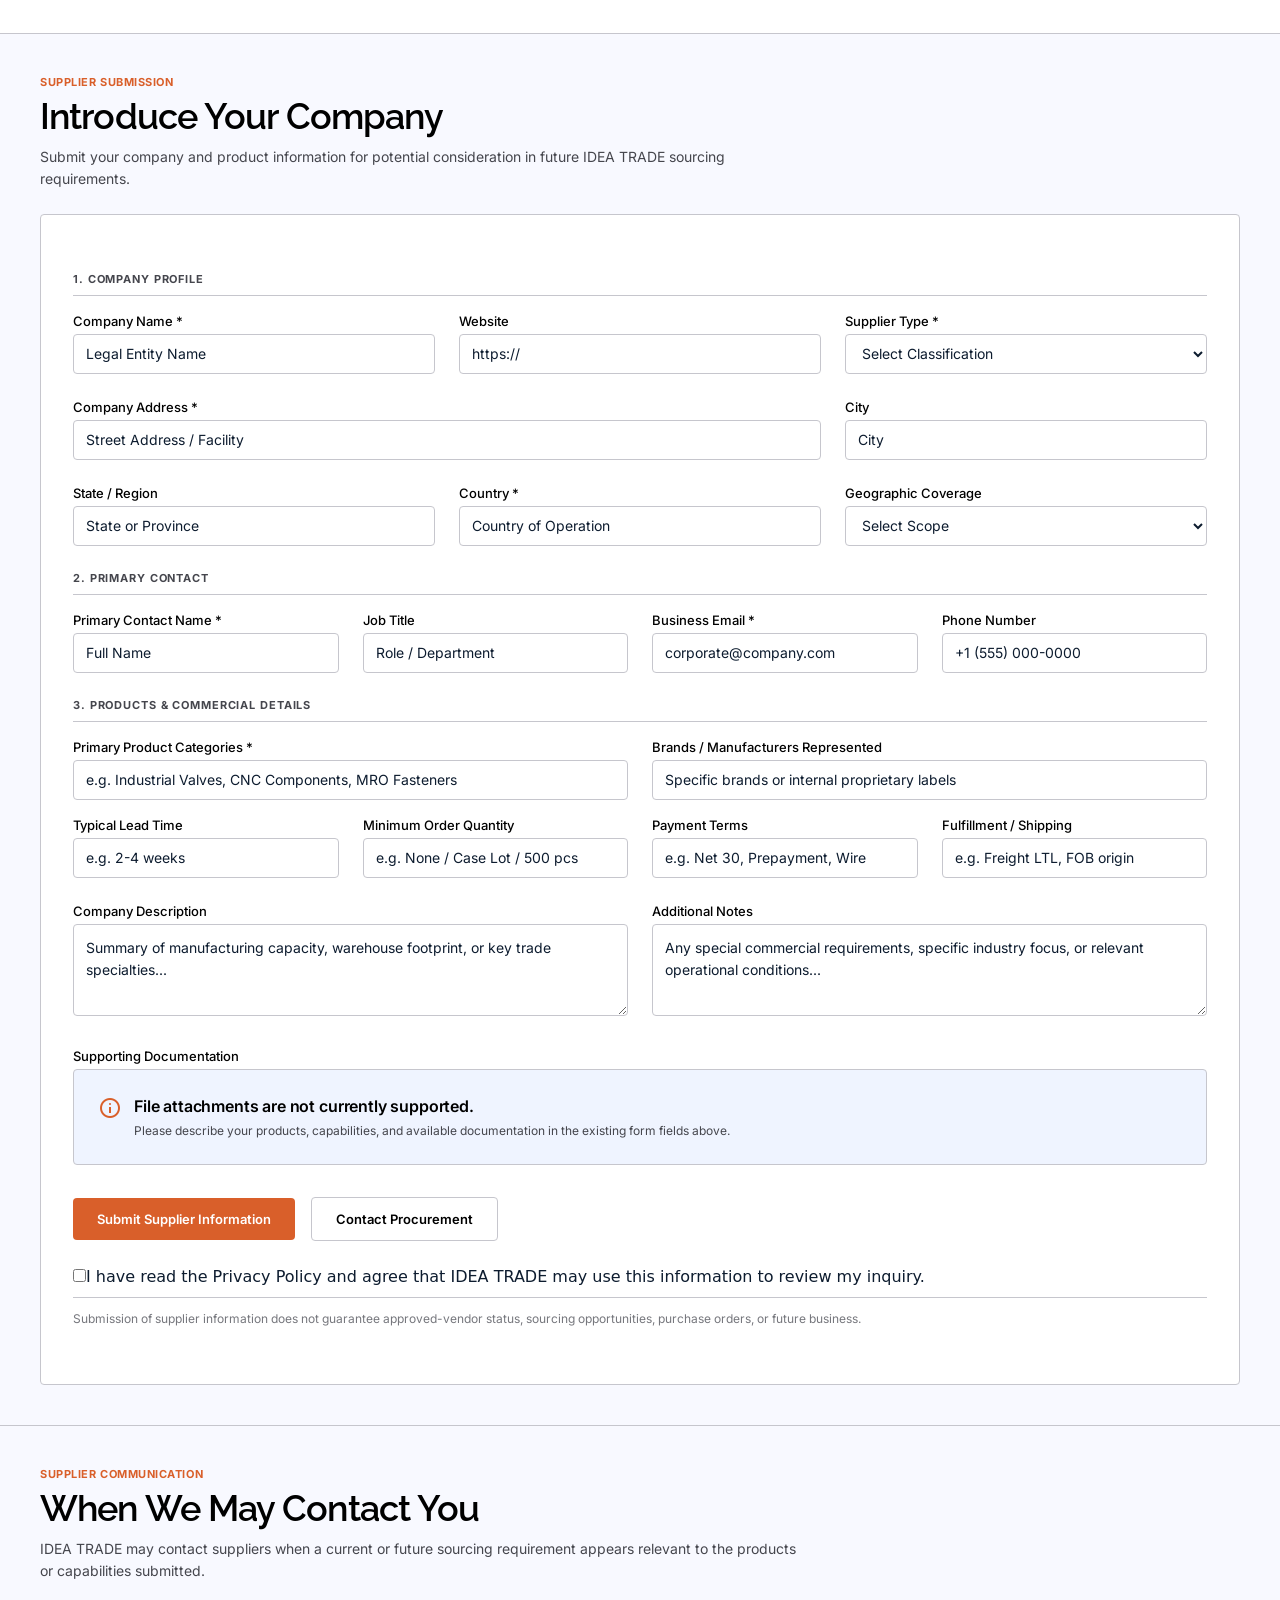
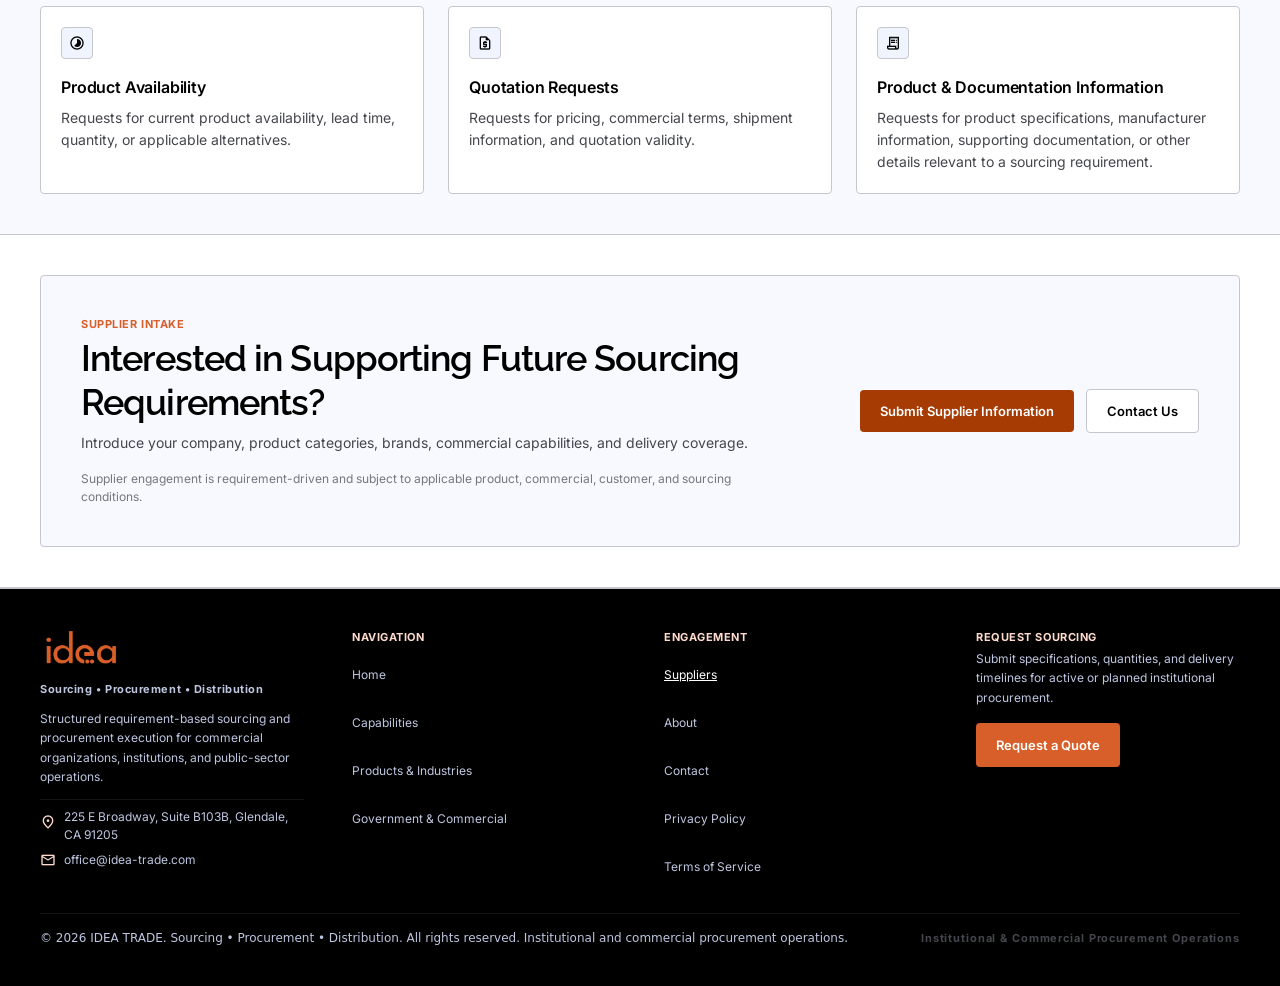
<file: suppliers/index.html>
<!DOCTYPE html>
<html lang="en"><head>
<meta charset="utf-8"/>
<meta content="width=device-width, initial-scale=1.0" name="viewport"/>
<title>Suppliers | IDEA TRADE</title>
<meta name="description" content="Supplier information and business intake for companies interested in product categories, capabilities, and procurement communication.">
<link rel="icon" type="image/png" sizes="32x32" href="../favicon.png">
<link rel="apple-touch-icon" sizes="180x180" href="../apple-touch-icon.png">
<meta property="og:title" content="Suppliers | IDEA TRADE">
<meta property="og:description" content="Supplier information and business intake for companies interested in product categories, capabilities, and procurement communication.">
<!-- Google Fonts: Raleway & Inter -->
<link href="https://fonts.googleapis.com" rel="preconnect"/>
<link crossorigin="" href="https://fonts.gstatic.com" rel="preconnect"/>
<link href="https://fonts.googleapis.com/css2?family=Inter:wght@300;400;500;600;700&amp;family=Raleway:wght@500;600;700;800&amp;display=swap" rel="stylesheet"/>
<!-- Material Symbols Outlined -->
<link href="https://fonts.googleapis.com/css2?family=Material+Symbols+Outlined:wght,FILL@100..700,0..1&amp;display=swap" rel="stylesheet"/>
<link href="https://fonts.googleapis.com/css2?family=Material+Symbols+Outlined:wght,FILL@100..700,0..1&amp;display=swap" rel="stylesheet"/>
<!-- Tailwind CSS -->


<style>
    .material-symbols-outlined {
      font-variation-settings: 'FILL' 0, 'wght' 400, 'GRAD' 0, 'opsz' 24;
      display: inline-block;
      vertical-align: middle;
      line-height: 1;
    }
  </style>
<link href="./base.css" rel="stylesheet"/><link href="./responsive.css?v=header-standard-1" rel="stylesheet"/><script src="https://web3forms.com/client/script.js" async defer></script><script defer src="./preview.js"></script><script defer src="../form-handler.js"></script></head>
<body class="bg-surface text-on-surface antialiased selection:bg-secondary selection:text-on-secondary min-h-screen flex flex-col">
<!-- TOP APP BAR (Shared Component Execution) -->
<header class="bg-surface-container-lowest dark:bg-surface-container-lowest border-b border-outline-variant dark:border-outline-variant sticky top-0 z-50"><div class="max-w-7xl mx-auto px-margin flex items-center justify-between h-16 w-full">
<!-- Brand Logo -->
<a class="flex flex-col justify-center" href="../" target="_top"><img alt="IDEA TRADE Logo" class="idt-header-logo object-contain shrink-0" src="./idea-trade-logo.png"/></a>
<!-- Desktop Nav -->
<nav class="hidden md:flex items-center space-x-6">
<a class="text-on-surface-variant dark:text-on-surface-variant font-body-md text-body-md pb-1 hover:text-secondary hover:border-secondary dark:hover:text-secondary transition-colors" data-route="home" href="../" target="_top">Home</a>
<a class="text-on-surface-variant dark:text-on-surface-variant font-body-md text-body-md pb-1 hover:text-secondary hover:border-secondary dark:hover:text-secondary transition-colors" data-route="capabilities" href="../capabilities/" target="_top">Capabilities</a>
<a class="text-on-surface-variant dark:text-on-surface-variant font-body-md text-body-md pb-1 hover:text-secondary hover:border-secondary dark:hover:text-secondary transition-colors" data-route="products-industries" href="../products-industries/" target="_top">Products &amp; Industries</a>
<a class="text-on-surface-variant dark:text-on-surface-variant font-body-md text-body-md pb-1 hover:text-secondary hover:border-secondary dark:hover:text-secondary transition-colors" data-route="government-commercial" href="../government-commercial/" target="_top">Government &amp; Commercial</a>
<a class="text-primary dark:text-primary border-b-2 border-secondary font-title-md text-title-md pb-1" data-route="suppliers" href="../suppliers/" style="border-color: rgb(217, 95, 42);" target="_top">Suppliers</a>
<a class="text-on-surface-variant dark:text-on-surface-variant font-body-md text-body-md pb-1 hover:text-secondary hover:border-secondary dark:hover:text-secondary transition-colors" data-route="about" href="../about/" target="_top">About</a>
</nav>
<!-- Trailing Action & Mobile Controls -->
<div class="flex items-center space-x-3">
<a class="hidden lg:inline-flex text-on-surface-variant hover:text-primary font-label-md text-label-md px-3 py-2 transition-colors" data-route="contact" href="../contact/" target="_top">Contact</a>
<a class="bg-secondary text-on-secondary px-3 py-2 md:px-4 md:py-2 rounded-lg font-label-md text-label-md font-semibold hover:opacity-95 transition-opacity" data-route="request-a-quote" href="../request-a-quote/#rfq-form" style="background-color: rgb(217, 95, 42);" target="_top">Request a Quote</a>
<button aria-controls="mobile-nav-drawer" aria-expanded="false" aria-label="Toggle navigation menu" class="md:hidden p-2 text-primary hover:text-secondary focus:outline-none flex items-center justify-center rounded-lg" id="mobile-nav-toggle" >
<span class="material-symbols-outlined text-2xl">menu</span>
</button>
</div>
</div>
<!-- Collapsible Mobile Drawer -->
<div class="hidden md:hidden bg-surface-container-lowest border-t border-outline-variant px-margin py-4" id="mobile-nav-drawer">
<nav class="flex flex-col space-y-1">
<a class="flex items-center text-on-surface-variant font-body-md py-3 px-2 rounded hover:bg-surface-container-low transition-colors" data-route="home" href="../" target="_top">Home</a>
<a class="flex items-center text-on-surface-variant font-body-md py-3 px-2 rounded hover:bg-surface-container-low transition-colors" data-route="capabilities" href="../capabilities/" target="_top">Capabilities</a>
<a class="flex items-center text-on-surface-variant font-body-md py-3 px-2 rounded hover:bg-surface-container-low transition-colors" data-route="products-industries" href="../products-industries/" target="_top">Products &amp; Industries</a>
<a class="flex items-center text-on-surface-variant font-body-md py-3 px-2 rounded hover:bg-surface-container-low transition-colors" data-route="government-commercial" href="../government-commercial/" target="_top">Government &amp; Commercial</a>
<a class="flex items-center text-primary font-title-md py-3 px-2 rounded bg-surface-container-low border-l-4 border-secondary" data-route="suppliers" href="../suppliers/" style="border-color: rgb(217, 95, 42);" target="_top">Suppliers</a>
<a class="flex items-center text-on-surface-variant font-body-md py-3 px-2 rounded hover:bg-surface-container-low transition-colors" data-route="about" href="../about/" target="_top">About</a>
<a class="flex items-center text-on-surface-variant font-body-md py-3 px-2 rounded hover:bg-surface-container-low transition-colors" data-route="contact" href="../contact/" target="_top">Contact</a>
<div class="pt-3 mt-2 border-t border-outline-variant">
<a class="block w-full text-center bg-secondary text-on-secondary py-3 px-4 rounded-lg font-label-md font-semibold hover:opacity-95 transition-opacity" data-route="request-a-quote" href="../request-a-quote/#rfq-form" style="background-color: rgb(217, 95, 42);" target="_top">Request a Quote</a>
</div>
</nav>
</div></header>
<!-- BREADCRUMB STRIP -->
<section class="bg-surface border-b border-outline-variant">
<div class="max-w-7xl mx-auto px-margin py-2 flex items-center space-x-2 text-body-sm font-body-sm text-on-surface-variant">
<a class="hover:text-primary transition-colors" data-route="home" href="../" target="_top">Home</a>
<span class="text-outline">/</span>
<span class="text-primary font-medium">Suppliers</span>
</div>
</section>
<!-- HERO SECTION -->
<section class="bg-surface-container-lowest border-b border-outline-variant py-space-xl">
<div class="max-w-7xl mx-auto px-margin">
<div class="grid grid-cols-1 lg:grid-cols-12 gap-gutter items-center">
<!-- Text Column -->
<div class="lg:col-span-7 flex flex-col items-start pr-0 lg:pr-6">
<div class="flex items-center space-x-2 mb-3">
<span class="w-2 h-2 bg-secondary inline-block rounded-none" style="background-color: rgb(217, 95, 42);"></span>
<span class="font-label-caps text-label-caps text-secondary font-bold tracking-wider" style="color: rgb(217, 95, 42);">SUPPLIER RELATIONSHIPS</span>
</div>
<h1 class="text-display-hero font-display-hero text-primary tracking-tight mb-4">Connect With IDEA TRADE</h1>
<p class="text-body-lg font-body-lg text-on-surface-variant mb-6 leading-relaxed">
            IDEA TRADE works with manufacturers, distributors, wholesalers, and specialized suppliers to identify sourcing options for commercial, institutional, and public-sector purchasing requirements. Suppliers interested in supporting future sourcing opportunities may submit company, product, and commercial information for review.
          </p>
<div class="flex flex-wrap items-center gap-4">
<a class="bg-secondary text-on-secondary px-6 py-3 rounded-lg font-label-md text-label-md font-semibold hover:opacity-95 transition-all" data-route="suppliers" href="./#supplier-intake-form">Submit Supplier Information</a>
<a class="bg-surface-container-lowest border border-outline-variant text-primary px-6 py-3 rounded-lg font-label-md text-label-md font-semibold hover:bg-surface transition-all" data-route="contact" href="../contact/" target="_top">Contact Us</a>
</div>
</div>
<!-- Image Column -->
<div class="lg:col-span-5 flex flex-col">
<div class="border border-outline-variant rounded-lg overflow-hidden bg-surface-container">
<img class="w-full h-80 object-cover object-center block" data-alt="A clean, modern enterprise distribution center and high-density industrial logistics facility viewed from a high technical angle. Wide orderly aisles feature structural dark steel framework, heavy pallet racking systems loaded with uniform industrial crates, polished concrete floors reflecting technical ceiling illumination, and quiet logistical staging zones under clean, institutional daylight." src="./assets/image-02.jpg" alt="A clean, modern enterprise distribution center and high-density industrial logistics facility viewed from a high technical angle. Wide orderly aisles feature structural dark steel framework, heavy pallet racking systems loaded with uniform industrial crates, polished concrete floors reflecting technical ceiling illumination, and quiet logistical staging zones under clean, institutional daylight."/>
<div class="px-4 py-3 bg-surface-container-low border-t border-outline-variant flex items-center justify-between">
<span class="font-label-caps text-label-caps text-secondary font-bold" style="color: rgb(217, 95, 42);">SUPPLIER INTAKE</span>
<span class="font-body-sm text-body-sm text-on-surface-variant truncate ml-2">Company and product information submitted for potential future sourcing opportunities.</span>
</div>
</div>
</div>
</div>
</div>
</section>
<!-- SECTION 1: WHO SHOULD CONNECT -->
<section class="bg-surface py-space-xl border-b border-outline-variant">
<div class="max-w-7xl mx-auto px-margin">
<div class="mb- space-lg">
<span class="font-label-caps text-label-caps text-secondary font-bold tracking-wider block mb-1" style="color: rgb(217, 95, 42);">WHO SHOULD CONNECT</span>
<h2 class="text-headline-lg font-headline-lg text-primary tracking-tight mb-2">Supplier Types We Work With</h2>
<p class="text-body-md font-body-md text-on-surface-variant max-w-3xl">IDEA TRADE may source products through different supplier types depending on the specific customer requirement.</p>
</div>
<div class="grid grid-cols-1 md:grid-cols-2 lg:grid-cols-4 gap-gutter mt-6">
<!-- Card 1 -->
<div class="bg-surface-container-lowest border border-outline-variant rounded-lg p-5 flex flex-col justify-between">
<div>
<div class="w-8 h-8 rounded-lg bg-surface-container-low border border-outline-variant flex items-center justify-center mb-4 text-primary">
<span class="material-symbols-outlined text-base">factory</span>
</div>
<h3 class="font-headline-sm text-headline-sm text-primary mb-2">Manufacturers</h3>
<p class="font-body-md text-body-md text-on-surface-variant">Companies producing finished goods, components, equipment, specialized parts, or customer-specified products.</p>
</div>
<div class="mt-6 pt-3 border-t border-surface-container text-right">
<span class="font-label-caps text-label-caps text-on-surface-variant">DIRECT PRODUCTION</span>
</div>
</div>
<!-- Card 2 -->
<div class="bg-surface-container-lowest border border-outline-variant rounded-lg p-5 flex flex-col justify-between">
<div>
<div class="w-8 h-8 rounded-lg bg-surface-container-low border border-outline-variant flex items-center justify-center mb-4 text-primary">
<span class="material-symbols-outlined text-base">hub</span>
</div>
<h3 class="font-headline-sm text-headline-sm text-primary mb-2">Authorized &amp; Independent Distributors</h3>
<p class="font-body-md text-body-md text-on-surface-variant">Distributors offering commercial access to manufacturer products, replacement parts, equipment, or specialized supply categories.</p>
</div>
<div class="mt-6 pt-3 border-t border-surface-container">
<p class="font-body-sm text-body-sm text-outline italic">Authorization information is supplier-provided and subject to requirement review.</p>
</div>
</div>
<!-- Card 3 -->
<div class="bg-surface-container-lowest border border-outline-variant rounded-lg p-5 flex flex-col justify-between">
<div>
<div class="w-8 h-8 rounded-lg bg-surface-container-low border border-outline-variant flex items-center justify-center mb-4 text-primary">
<span class="material-symbols-outlined text-base">inventory_2</span>
</div>
<h3 class="font-headline-sm text-headline-sm text-primary mb-2">Wholesalers</h3>
<p class="font-body-md text-body-md text-on-surface-variant">Commercial suppliers supporting quantity-based purchasing across operational, institutional, and business product categories.</p>
</div>
<div class="mt-6 pt-3 border-t border-surface-container text-right">
<span class="font-label-caps text-label-caps text-on-surface-variant">BULK / COMMERCIAL</span>
</div>
</div>
<!-- Card 4 -->
<div class="bg-surface-container-lowest border border-outline-variant rounded-lg p-5 flex flex-col justify-between">
<div>
<div class="w-8 h-8 rounded-lg bg-surface-container-low border border-outline-variant flex items-center justify-center mb-4 text-primary">
<span class="material-symbols-outlined text-base">precision_manufacturing</span>
</div>
<h3 class="font-headline-sm text-headline-sm text-primary mb-2">Specialized Suppliers</h3>
<p class="font-body-md text-body-md text-on-surface-variant">Suppliers serving technical, industrial, custom, niche, or requirement-specific sourcing needs.</p>
</div>
<div class="mt-6 pt-3 border-t border-surface-container text-right">
<span class="font-label-caps text-label-caps text-on-surface-variant">TECHNICAL &amp; NICHE</span>
</div>
</div>
</div>
</div>
</section>
<!-- SECTION 2: SUPPLIER INFORMATION REVIEW -->
<section class="bg-surface-container-lowest py-space-xl border-b border-outline-variant">
<div class="max-w-7xl mx-auto px-margin">
<div class="mb-space-lg">
<span class="font-label-caps text-label-caps text-secondary font-bold tracking-wider block mb-1" style="color: rgb(217, 95, 42);">SUPPLIER INFORMATION</span>
<h2 class="text-headline-lg font-headline-lg text-primary tracking-tight mb-2">What We Typically Review</h2>
<p class="text-body-md font-body-md text-on-surface-variant max-w-3xl">Supplier information helps IDEA TRADE evaluate whether a company may be relevant to future sourcing requirements.</p>
</div>
<div class="grid grid-cols-1 md:grid-cols-2 lg:grid-cols-3 gap-gutter mt-6">
<!-- Review 1 -->
<div class="border border-outline-variant rounded-lg p-5 bg-surface-container-low flex flex-col">
<div class="flex items-center space-x-2 text-primary font-title-md text-title-md mb-2">
<span class="material-symbols-outlined text-secondary" style="color: rgb(217, 95, 42);">domain</span>
<span class="">Company Profile</span>
</div>
<p class="font-body-md text-body-md text-on-surface-variant">Company name, business location, website, years in operation, and primary contact information.</p>
</div>
<!-- Review 2 -->
<div class="border border-outline-variant rounded-lg p-5 bg-surface-container-low flex flex-col">
<div class="flex items-center space-x-2 text-primary font-title-md text-title-md mb-2">
<span class="material-symbols-outlined text-secondary" style="color: rgb(217, 95, 42);">category</span>
<span class="">Product Categories</span>
</div>
<p class="font-body-md text-body-md text-on-surface-variant">Main products, brands, industries, components, or supply categories offered.</p>
</div>
<!-- Review 3 -->
<div class="border border-outline-variant rounded-lg p-5 bg-surface-container-low flex flex-col">
<div class="flex items-center space-x-2 text-primary font-title-md text-title-md mb-2">
<span class="material-symbols-outlined text-secondary" style="color: rgb(217, 95, 42);">payments</span>
<span class="">Commercial Capabilities</span>
</div>
<p class="font-body-md text-body-md text-on-surface-variant">Typical order quantities, pricing structure, payment terms, lead times, and applicable commercial conditions.</p>
</div>
<!-- Review 4 -->
<div class="border border-outline-variant rounded-lg p-5 bg-surface-container-low flex flex-col">
<div class="flex items-center space-x-2 text-primary font-title-md text-title-md mb-2">
<span class="material-symbols-outlined text-secondary" style="color: rgb(217, 95, 42);">public</span>
<span class="">Geographic Coverage</span>
</div>
<p class="font-body-md text-body-md text-on-surface-variant">Regions, states, countries, or delivery areas supported by the supplier.</p>
</div>
<!-- Review 5 -->
<div class="border border-outline-variant rounded-lg p-5 bg-surface-container-low flex flex-col">
<div class="flex items-center space-x-2 text-primary font-title-md text-title-md mb-2">
<span class="material-symbols-outlined text-secondary" style="color: rgb(217, 95, 42);">description</span>
<span class="">Supporting Documentation</span>
</div>
<p class="font-body-md text-body-md text-on-surface-variant">Available product literature, line cards, catalogs, technical documents, company information, and applicable supplier-provided credentials.</p>
</div>
<!-- Review 6 -->
<div class="border border-outline-variant rounded-lg p-5 bg-surface-container-low flex flex-col">
<div class="flex items-center space-x-2 text-primary font-title-md text-title-md mb-2">
<span class="material-symbols-outlined text-secondary" style="color: rgb(217, 95, 42);">local_shipping</span>
<span class="">Fulfillment Capabilities</span>
</div>
<p class="font-body-md text-body-md text-on-surface-variant">Available shipping methods, order processing capabilities, delivery options, and fulfillment information.</p>
</div>
</div>
<!-- Factual Callout -->
<div class="mt-6 p-4 bg-surface border border-outline-variant rounded-lg flex items-start space-x-3">
<span class="material-symbols-outlined text-secondary text-lg mt-0.5" style="color: rgb(217, 95, 42);">info</span>
<span class="font-body-sm text-body-sm text-on-surface-variant">Supplier information is reviewed in relation to specific sourcing requirements and does not constitute approval or preferred-supplier status.</span>
</div>
</div>
</section>
<!-- SECTION 3: HOW SUPPLIER ENGAGEMENT WORKS (Dark Navy Section) -->
<section class="bg-primary text-on-primary py-space-xl border-b border-outline-variant">
<div class="max-w-7xl mx-auto px-margin">
<div class="mb-space-lg">
<div class="flex items-center space-x-2 mb-2">
<span class="w-2 h-2 bg-secondary inline-block" style="background-color: rgb(217, 95, 42);"></span>
<span class="font-label-caps text-label-caps text-secondary-fixed font-bold tracking-wider">HOW SUPPLIER ENGAGEMENT WORKS</span>
</div>
<h2 class="text-headline-lg font-headline-lg text-on-primary tracking-tight">From Introduction to Sourcing Opportunity</h2>
</div>
<div class="grid grid-cols-1 md:grid-cols-2 lg:grid-cols-4 gap-gutter mt-8">
<!-- Step 1 -->
<div class="border border-on-surface-variant bg-surface-container-lowest/5 p-5 rounded-lg flex flex-col justify-between">
<div>
<span class="font-label-caps text-label-caps text-secondary font-bold block mb-2" style="color: rgb(217, 95, 42);">STEP 01</span>
<h3 class="font-title-md text-title-md text-on-primary mb-3">Submit Company Information</h3>
<p class="font-body-sm text-body-sm text-inverse-primary leading-relaxed">Provide your company profile, contact information, product categories, brands, and commercial capabilities.</p>
</div>
<div class="mt-6 pt-3 border-t border-on-surface-variant/40">
<span class="font-label-caps text-label-caps text-secondary-fixed">Supplier Intake</span>
</div>
</div>
<!-- Step 2 -->
<div class="border border-on-surface-variant bg-surface-container-lowest/5 p-5 rounded-lg flex flex-col justify-between">
<div>
<span class="font-label-caps text-label-caps text-secondary font-bold block mb-2" style="color: rgb(217, 95, 42);">STEP 02</span>
<h3 class="font-title-md text-title-md text-on-primary mb-3">Information Review</h3>
<p class="font-body-sm text-body-sm text-inverse-primary leading-relaxed">IDEA TRADE reviews submitted information to understand the supplier’s product scope and potential relevance to future sourcing requirements.</p>
</div>
<div class="mt-6 pt-3 border-t border-on-surface-variant/40">
<span class="font-label-caps text-label-caps text-secondary-fixed">Information Review</span>
</div>
</div>
<!-- Step 3 -->
<div class="border border-on-surface-variant bg-surface-container-lowest/5 p-5 rounded-lg flex flex-col justify-between">
<div>
<span class="font-label-caps text-label-caps text-secondary font-bold block mb-2" style="color: rgb(217, 95, 42);">STEP 03</span>
<h3 class="font-title-md text-title-md text-on-primary mb-3">Requirement Matching</h3>
<p class="font-body-sm text-body-sm text-inverse-primary leading-relaxed">When a customer requirement may align with the supplier’s capabilities, IDEA TRADE may contact the supplier for product, pricing, availability, or quotation information.</p>
</div>
<div class="mt-6 pt-3 border-t border-on-surface-variant/40">
<span class="font-label-caps text-label-caps text-secondary-fixed">Requirement Matching</span>
</div>
</div>
<!-- Step 4 -->
<div class="border border-on-surface-variant bg-surface-container-lowest/5 p-5 rounded-lg flex flex-col justify-between">
<div>
<span class="font-label-caps text-label-caps text-secondary font-bold block mb-2" style="color: rgb(217, 95, 42);">STEP 04</span>
<h3 class="font-title-md text-title-md text-on-primary mb-3">Commercial Coordination</h3>
<p class="font-body-sm text-body-sm text-inverse-primary leading-relaxed">If a supplier quotation supports a customer requirement, applicable commercial, order, documentation, and delivery details may be coordinated.</p>
</div>
<div class="mt-6 pt-3 border-t border-on-surface-variant/40">
<span class="font-label-caps text-label-caps text-secondary-fixed">Commercial Coordination</span>
</div>
</div>
</div>
</div>
</section>
<!-- SECTION 4: PRODUCTS & CAPABILITIES OF INTEREST -->
<section class="bg-surface py-space-xl border-b border-outline-variant">
<div class="max-w-7xl mx-auto px-margin">
<div class="mb-space-lg">
<span class="font-label-caps text-label-caps text-secondary font-bold tracking-wider block mb-1" style="color: rgb(217, 95, 42);">SUPPLIER OPPORTUNITIES</span>
<h2 class="text-headline-lg font-headline-lg text-primary tracking-tight mb-2">Products &amp; Capabilities of Interest</h2>
<p class="text-body-md font-body-md text-on-surface-variant max-w-3xl">IDEA TRADE evaluates supplier capabilities across a broad range of commercial, industrial, institutional, and operational sourcing categories.</p>
</div>
<div class="grid grid-cols-1 md:grid-cols-2 lg:grid-cols-3 gap-gutter mt-6">
<!-- Cat 1 -->
<div class="bg-surface-container-lowest border border-outline-variant rounded-lg p-5">
<div class="flex items-center space-x-3 mb-2">
<span class="material-symbols-outlined text-secondary" style="color: rgb(217, 95, 42);">settings</span>
<h3 class="font-title-md text-title-md text-primary">Industrial &amp; MRO Supplies</h3>
</div>
<p class="font-body-md text-body-md text-on-surface-variant">Valves, fittings, bearings, electrical components, mechanical hardware, pneumatic parts, and heavy maintenance materials.</p>
</div>
<!-- Cat 2 -->
<div class="bg-surface-container-lowest border border-outline-variant rounded-lg p-5">
<div class="flex items-center space-x-3 mb-2">
<span class="material-symbols-outlined text-secondary" style="color: rgb(217, 95, 42);">build</span>
<h3 class="font-title-md text-title-md text-primary">Facilities &amp; Maintenance</h3>
</div>
<p class="font-body-md text-body-md text-on-surface-variant">HVAC components, facility maintenance hardware, lighting, sanitation systems, commercial plumbing, and safety gear.</p>
</div>
<!-- Cat 3 -->
<div class="bg-surface-container-lowest border border-outline-variant rounded-lg p-5">
<div class="flex items-center space-x-3 mb-2">
<span class="material-symbols-outlined text-secondary" style="color: rgb(217, 95, 42);">memory</span>
<h3 class="font-title-md text-title-md text-primary">Commercial Technology</h3>
</div>
<p class="font-body-md text-body-md text-on-surface-variant">Enterprise networking hardware, rack servers, telecommunications gear, structured cabling, storage units, and infrastructure.</p>
</div>
<!-- Cat 4 -->
<div class="bg-surface-container-lowest border border-outline-variant rounded-lg p-5">
<div class="flex items-center space-x-3 mb-2">
<span class="material-symbols-outlined text-secondary" style="color: rgb(217, 95, 42);">apartment</span>
<h3 class="font-title-md text-title-md text-primary">Institutional &amp; Organizational Supplies</h3>
</div>
<p class="font-body-md text-body-md text-on-surface-variant">Modular administrative furniture, classroom gear, healthcare utility supplies, and high-capacity institutional materials.</p>
</div>
<!-- Cat 5 -->
<div class="bg-surface-container-lowest border border-outline-variant rounded-lg p-5">
<div class="flex items-center space-x-3 mb-2">
<span class="material-symbols-outlined text-secondary" style="color: rgb(217, 95, 42);">precision_manufacturing</span>
<h3 class="font-title-md text-title-md text-primary">OEM &amp; Custom Components</h3>
</div>
<p class="font-body-md text-body-md text-on-surface-variant">Precision CNC machining, industrial metal casting, injection-molded polymers, stampings, and engineered customer parts.</p>
</div>
<!-- Cat 6 -->
<div class="bg-surface-container-lowest border border-outline-variant rounded-lg p-5">
<div class="flex items-center space-x-3 mb-2">
<span class="material-symbols-outlined text-secondary" style="color: rgb(217, 95, 42);">package_2</span>
<h3 class="font-title-md text-title-md text-primary">General Business &amp; Operational Supplies</h3>
</div>
<p class="font-body-md text-body-md text-on-surface-variant">Commercial packaging, shipping consumables, warehouse handling materials, office hardware, and distribution goods.</p>
</div>
</div>
<p class="font-body-sm text-body-sm text-outline mt-6">We also review supplier capabilities outside these representative categories when relevant to customer sourcing requirements.</p>
</div>
</section>
<!-- SECTION 5: COMMERCIAL INFORMATION (SIDE-BY-SIDE PANELS) -->
<section class="bg-surface-container-lowest py-space-xl border-b border-outline-variant">
<div class="max-w-7xl mx-auto px-margin">
<div class="mb-space-lg">
<span class="font-label-caps text-label-caps text-secondary font-bold tracking-wider block mb-1" style="color: rgb(217, 95, 42);">COMMERCIAL INFORMATION</span>
<h2 class="text-headline-lg font-headline-lg text-primary tracking-tight mb-2">Information That Helps Us Evaluate a Sourcing Fit</h2>
</div>
<div class="grid grid-cols-1 md:grid-cols-2 gap-gutter mt-6">
<!-- Left Panel -->
<div class="border border-outline-variant rounded-lg bg-surface-container-low p-6">
<div class="border-b border-outline-variant pb-3 mb-4 flex items-center justify-between">
<h3 class="font-title-md text-title-md text-primary">Product &amp; Supply Information</h3>
<span class="material-symbols-outlined text-outline">inventory</span>
</div>
<ul class="space-y-2.5 text-body-md font-body-md text-on-surface">
<li class="flex items-center space-x-2">
<span class="w-1.5 h-1.5 bg-secondary inline-block" style="background-color: rgb(217, 95, 42);"></span>
<span class="">Product categories and brands</span>
</li>
<li class="flex items-center space-x-2">
<span class="w-1.5 h-1.5 bg-secondary inline-block" style="background-color: rgb(217, 95, 42);"></span>
<span class="">Manufacturer relationships</span>
</li>
<li class="flex items-center space-x-2">
<span class="w-1.5 h-1.5 bg-secondary inline-block" style="background-color: rgb(217, 95, 42);"></span>
<span class="">Product specifications</span>
</li>
<li class="flex items-center space-x-2">
<span class="w-1.5 h-1.5 bg-secondary inline-block" style="background-color: rgb(217, 95, 42);"></span>
<span class="">Available catalogs or line cards</span>
</li>
<li class="flex items-center space-x-2">
<span class="w-1.5 h-1.5 bg-secondary inline-block" style="background-color: rgb(217, 95, 42);"></span>
<span class="">Typical availability</span>
</li>
<li class="flex items-center space-x-2">
<span class="w-1.5 h-1.5 bg-secondary inline-block" style="background-color: rgb(217, 95, 42);"></span>
<span class="">Minimum order quantities where applicable</span>
</li>
<li class="flex items-center space-x-2">
<span class="w-1.5 h-1.5 bg-secondary inline-block" style="background-color: rgb(217, 95, 42);"></span>
<span class="">Custom or specification-based capabilities</span>
</li>
</ul>
</div>
<!-- Right Panel -->
<div class="border border-outline-variant rounded-lg bg-surface-container-low p-6">
<div class="border-b border-outline-variant pb-3 mb-4 flex items-center justify-between">
<h3 class="font-title-md text-title-md text-primary">Commercial &amp; Fulfillment Information</h3>
<span class="material-symbols-outlined text-outline">local_shipping</span>
</div>
<ul class="space-y-2.5 text-body-md font-body-md text-on-surface">
<li class="flex items-center space-x-2">
<span class="w-1.5 h-1.5 bg-secondary inline-block" style="background-color: rgb(217, 95, 42);"></span>
<span class="">Pricing structure</span>
</li>
<li class="flex items-center space-x-2">
<span class="w-1.5 h-1.5 bg-secondary inline-block" style="background-color: rgb(217, 95, 42);"></span>
<span class="">Typical lead times</span>
</li>
<li class="flex items-center space-x-2">
<span class="w-1.5 h-1.5 bg-secondary inline-block" style="background-color: rgb(217, 95, 42);"></span>
<span class="">Payment terms</span>
</li>
<li class="flex items-center space-x-2">
<span class="w-1.5 h-1.5 bg-secondary inline-block" style="background-color: rgb(217, 95, 42);"></span>
<span class="">Shipping locations</span>
</li>
<li class="flex items-center space-x-2">
<span class="w-1.5 h-1.5 bg-secondary inline-block" style="background-color: rgb(217, 95, 42);"></span>
<span class="">Delivery coverage</span>
</li>
<li class="flex items-center space-x-2">
<span class="w-1.5 h-1.5 bg-secondary inline-block" style="background-color: rgb(217, 95, 42);"></span>
<span class="">Available fulfillment methods</span>
</li>
<li class="flex items-center space-x-2">
<span class="w-1.5 h-1.5 bg-secondary inline-block" style="background-color: rgb(217, 95, 42);"></span>
<span class="">Primary commercial contact</span>
</li>
</ul>
</div>
</div>
<div class="mt-4 text-body-sm font-body-sm text-outline italic">
        All information should reflect the supplier’s current capabilities and commercial terms.
      </div>
</div>
</section>
<!-- SECTION 6: SUPPLIER INTAKE FORM -->
<section class="bg-surface py-space-xl border-b border-outline-variant" id="supplier-intake-form">
<div class="max-w-7xl mx-auto px-margin">
<div class="mb-space-lg">
<span class="font-label-caps text-label-caps text-secondary font-bold tracking-wider block mb-1" style="color: rgb(217, 95, 42);">SUPPLIER SUBMISSION</span>
<h2 class="text-headline-lg font-headline-lg text-primary tracking-tight mb-2">Introduce Your Company</h2>
<p class="text-body-md font-body-md text-on-surface-variant max-w-3xl">Submit your company and product information for potential consideration in future IDEA TRADE sourcing requirements.</p>
</div>
<div class="bg-surface-container-lowest border border-outline-variant rounded-lg p-6 lg:p-8 mt-6">
<form action="https://api.web3forms.com/submit" class="space-y-6" data-web3forms-subject="IDEA TRADE - Supplier Application" method="post">
<input name="access_key" type="hidden" value="d5949826-985f-47bf-93e7-698a39c4e880"/><input name="subject" type="hidden" value="IDEA TRADE - Supplier Application"/><input name="from_name" type="hidden" value="IDEA TRADE Supplier Information"/><input aria-hidden="true" autocomplete="off" name="botcheck" tabindex="-1" type="checkbox" value="1" style="display:none"/><div class="h-captcha" data-captcha="true"></div>
<!-- Company Basics Section -->
<div>
<h4 class="font-label-caps text-label-caps text-on-surface-variant border-b border-outline-variant pb-2 mb-4">1. COMPANY PROFILE</h4>
<div class="grid grid-cols-1 md:grid-cols-2 lg:grid-cols-3 gap-gutter">
<div>
<label class="block font-label-md text-label-md text-primary mb-1">Company Name *</label>
<input class="w-full h-10 px-3 border border-outline-variant rounded-lg text-body-md font-body-md bg-surface-container-lowest focus:border-primary focus:ring-0" placeholder="Legal Entity Name" name="company_name" required="" type="text"/>
</div>
<div>
<label class="block font-label-md text-label-md text-primary mb-1">Website</label>
<input class="w-full h-10 px-3 border border-outline-variant rounded-lg text-body-md font-body-md bg-surface-container-lowest focus:border-primary focus:ring-0" placeholder="https://" name="website" type="url"/>
</div>
<div>
<label class="block font-label-md text-label-md text-primary mb-1">Supplier Type *</label>
<select name="supplier_type" class="w-full h-10 px-3 border border-outline-variant rounded-lg text-body-md font-body-md bg-surface-container-lowest focus:border-primary focus:ring-0" required="">
<option value="">Select Classification</option>
<option value="Manufacturer">Manufacturer</option>
<option value="Distributor">Distributor</option>
<option value="Wholesaler">Wholesaler</option>
<option value="Specialized Supplier">Specialized Supplier</option>
<option value="Other">Other</option>
</select>
</div>
<div class="md:col-span-2">
<label class="block font-label-md text-label-md text-primary mb-1">Company Address *</label>
<input class="w-full h-10 px-3 border border-outline-variant rounded-lg text-body-md font-body-md bg-surface-container-lowest focus:border-primary focus:ring-0" placeholder="Street Address / Facility" name="company_address" required="" type="text"/>
</div>
<div>
<label class="block font-label-md text-label-md text-primary mb-1">City</label>
<input class="w-full h-10 px-3 border border-outline-variant rounded-lg text-body-md font-body-md bg-surface-container-lowest focus:border-primary focus:ring-0" placeholder="City" name="city" type="text"/>
</div>
<div>
<label class="block font-label-md text-label-md text-primary mb-1">State / Region</label>
<input class="w-full h-10 px-3 border border-outline-variant rounded-lg text-body-md font-body-md bg-surface-container-lowest focus:border-primary focus:ring-0" placeholder="State or Province" name="state_region" type="text"/>
</div>
<div>
<label class="block font-label-md text-label-md text-primary mb-1">Country *</label>
<input class="w-full h-10 px-3 border border-outline-variant rounded-lg text-body-md font-body-md bg-surface-container-lowest focus:border-primary focus:ring-0" placeholder="Country of Operation" name="country" required="" type="text"/>
</div>
<div>
<label class="block font-label-md text-label-md text-primary mb-1">Geographic Coverage</label>
<select name="geographic_coverage" class="w-full h-10 px-3 border border-outline-variant rounded-lg text-body-md font-body-md bg-surface-container-lowest focus:border-primary focus:ring-0">
<option value="">Select Scope</option>
<option value="Regional">Regional</option>
<option value="National US">National US</option>
<option value="North America">North America</option>
<option value="Global">Global</option>
</select>
</div>
</div>
</div>
<!-- Contact Section -->
<div>
<h4 class="font-label-caps text-label-caps text-on-surface-variant border-b border-outline-variant pb-2 mb-4">2. PRIMARY CONTACT</h4>
<div class="grid grid-cols-1 md:grid-cols-2 lg:grid-cols-4 gap-gutter">
<div>
<label class="block font-label-md text-label-md text-primary mb-1">Primary Contact Name *</label>
<input class="w-full h-10 px-3 border border-outline-variant rounded-lg text-body-md font-body-md bg-surface-container-lowest focus:border-primary focus:ring-0" placeholder="Full Name" name="contact_name" required="" type="text"/>
</div>
<div>
<label class="block font-label-md text-label-md text-primary mb-1">Job Title</label>
<input class="w-full h-10 px-3 border border-outline-variant rounded-lg text-body-md font-body-md bg-surface-container-lowest focus:border-primary focus:ring-0" placeholder="Role / Department" name="job_title" type="text"/>
</div>
<div>
<label class="block font-label-md text-label-md text-primary mb-1">Business Email *</label>
<input class="w-full h-10 px-3 border border-outline-variant rounded-lg text-body-md font-body-md bg-surface-container-lowest focus:border-primary focus:ring-0" placeholder="corporate@company.com" name="email" required="" type="email"/>
</div>
<div>
<label class="block font-label-md text-label-md text-primary mb-1">Phone Number</label>
<input class="w-full h-10 px-3 border border-outline-variant rounded-lg text-body-md font-body-md bg-surface-container-lowest focus:border-primary focus:ring-0" placeholder="+1 (555) 000-0000" name="phone" type="tel"/>
</div>
</div>
</div>
<!-- Commercial & Capabilities Section -->
<div>
<h4 class="font-label-caps text-label-caps text-on-surface-variant border-b border-outline-variant pb-2 mb-4">3. PRODUCTS &amp; COMMERCIAL DETAILS</h4>
<div class="grid grid-cols-1 md:grid-cols-2 gap-gutter mb-4">
<div>
<label class="block font-label-md text-label-md text-primary mb-1">Primary Product Categories *</label>
<input class="w-full h-10 px-3 border border-outline-variant rounded-lg text-body-md font-body-md bg-surface-container-lowest focus:border-primary focus:ring-0" placeholder="e.g. Industrial Valves, CNC Components, MRO Fasteners" name="product_categories" required="" type="text"/>
</div>
<div>
<label class="block font-label-md text-label-md text-primary mb-1">Brands / Manufacturers Represented</label>
<input class="w-full h-10 px-3 border border-outline-variant rounded-lg text-body-md font-body-md bg-surface-container-lowest focus:border-primary focus:ring-0" placeholder="Specific brands or internal proprietary labels" name="brands" type="text"/>
</div>
</div>
<div class="grid grid-cols-1 md:grid-cols-4 gap-gutter">
<div>
<label class="block font-label-md text-label-md text-primary mb-1">Typical Lead Time</label>
<input class="w-full h-10 px-3 border border-outline-variant rounded-lg text-body-md font-body-md bg-surface-container-lowest focus:border-primary focus:ring-0" placeholder="e.g. 2-4 weeks" name="lead_time" type="text"/>
</div>
<div>
<label class="block font-label-md text-label-md text-primary mb-1">Minimum Order Quantity</label>
<input class="w-full h-10 px-3 border border-outline-variant rounded-lg text-body-md font-body-md bg-surface-container-lowest focus:border-primary focus:ring-0" placeholder="e.g. None / Case Lot / 500 pcs" name="minimum_order_quantity" type="text"/>
</div>
<div>
<label class="block font-label-md text-label-md text-primary mb-1">Payment Terms</label>
<input class="w-full h-10 px-3 border border-outline-variant rounded-lg text-body-md font-body-md bg-surface-container-lowest focus:border-primary focus:ring-0" placeholder="e.g. Net 30, Prepayment, Wire" name="payment_terms" type="text"/>
</div>
<div>
<label class="block font-label-md text-label-md text-primary mb-1">Fulfillment / Shipping</label>
<input class="w-full h-10 px-3 border border-outline-variant rounded-lg text-body-md font-body-md bg-surface-container-lowest focus:border-primary focus:ring-0" placeholder="e.g. Freight LTL, FOB origin" name="fulfillment_shipping" type="text"/>
</div>
</div>
</div>
<!-- Narrative Inputs -->
<div class="grid grid-cols-1 md:grid-cols-2 gap-gutter">
<div>
<label class="block font-label-md text-label-md text-primary mb-1">Company Description</label>
<textarea class="w-full p-3 border border-outline-variant rounded-lg text-body-md font-body-md bg-surface-container-lowest focus:border-primary focus:ring-0" placeholder="Summary of manufacturing capacity, warehouse footprint, or key trade specialties..." name="company_description" rows="3"></textarea>
</div>
<div>
<label class="block font-label-md text-label-md text-primary mb-1">Additional Notes</label>
<textarea class="w-full p-3 border border-outline-variant rounded-lg text-body-md font-body-md bg-surface-container-lowest focus:border-primary focus:ring-0" placeholder="Any special commercial requirements, specific industry focus, or relevant operational conditions..." name="additional_notes" rows="3"></textarea>
</div>
</div>
<!-- Documentation Information -->
<div>
<label class="block font-label-md text-label-md text-primary mb-1">Supporting Documentation</label>
<div class="border border-outline-variant rounded-lg p-6 bg-surface-container-low">
<div class="flex items-start gap-3">
<span class="material-symbols-outlined text-secondary mt-0.5" style="color: rgb(217, 95, 42);">info</span>
<div>
<p class="font-title-md text-title-md text-primary">File attachments are not currently supported.</p>
<p class="font-body-sm text-body-sm text-on-surface-variant mt-1">Please describe your products, capabilities, and available documentation in the existing form fields above.</p>
</div>
</div>
</div>
</div>
<!-- Action Buttons -->
<div class="pt-2 flex flex-wrap items-center gap-4">
<button class="bg-secondary text-on-secondary px-6 py-3 rounded-lg font-label-md text-label-md font-semibold hover:opacity-95 transition-all" style="background-color: rgb(217, 95, 42);" type="submit">Submit Supplier Information</button>
<button class="bg-surface-container-lowest border border-outline-variant text-primary px-6 py-3 rounded-lg font-label-md text-label-md font-semibold hover:bg-surface transition-all" type="button">Contact Procurement</button>
</div>
<label class="idt-check"><input name="privacy_agreement" required="" type="checkbox"/><span>I have read the <a href="../privacy-policy/" target="_top">Privacy Policy</a> and agree that IDEA TRADE may use this information to review my inquiry.</span></label>
<!-- Critical Mandatory Disclaimer -->
<div class="pt-2">
<p class="font-body-sm text-body-sm text-outline border-t border-outline-variant pt-3">
              Submission of supplier information does not guarantee approved-vendor status, sourcing opportunities, purchase orders, or future business.
            </p>
</div>
<p class="idt-form-status" hidden="" role="status"></p>
</form>
</div>
</div>
</section>
<!-- SECTION 7: SUPPLIER COMMUNICATION -->
<section class="bg-surface py-space-xl border-b border-outline-variant">
<div class="max-w-7xl mx-auto px-margin">
<div class="mb-space-lg">
<span class="font-label-caps text-label-caps text-secondary font-bold tracking-wider block mb-1" style="color: rgb(217, 95, 42);">SUPPLIER COMMUNICATION</span>
<h2 class="text-headline-lg font-headline-lg text-primary tracking-tight mb-2">When We May Contact You</h2>
<p class="text-body-md font-body-md text-on-surface-variant max-w-3xl">IDEA TRADE may contact suppliers when a current or future sourcing requirement appears relevant to the products or capabilities submitted.</p>
</div>
<div class="grid grid-cols-1 md:grid-cols-3 gap-gutter mt-6">
<!-- Feature 1 -->
<div class="bg-surface-container-lowest border border-outline-variant rounded-lg p-5">
<div class="w-8 h-8 rounded-lg bg-surface-container-low border border-outline-variant flex items-center justify-center mb-4 text-primary">
<span class="material-symbols-outlined text-base">timelapse</span>
</div>
<h3 class="font-title-md text-title-md text-primary mb-2">Product Availability</h3>
<p class="font-body-md text-body-md text-on-surface-variant">Requests for current product availability, lead time, quantity, or applicable alternatives.</p>
</div>
<!-- Feature 2 -->
<div class="bg-surface-container-lowest border border-outline-variant rounded-lg p-5">
<div class="w-8 h-8 rounded-lg bg-surface-container-low border border-outline-variant flex items-center justify-center mb-4 text-primary">
<span class="material-symbols-outlined text-base">request_quote</span>
</div>
<h3 class="font-title-md text-title-md text-primary mb-2">Quotation Requests</h3>
<p class="font-body-md text-body-md text-on-surface-variant">Requests for pricing, commercial terms, shipment information, and quotation validity.</p>
</div>
<!-- Feature 3 -->
<div class="bg-surface-container-lowest border border-outline-variant rounded-lg p-5">
<div class="w-8 h-8 rounded-lg bg-surface-container-low border border-outline-variant flex items-center justify-center mb-4 text-primary">
<span class="material-symbols-outlined text-base">receipt_long</span>
</div>
<h3 class="font-title-md text-title-md text-primary mb-2">Product &amp; Documentation Information</h3>
<p class="font-body-md text-body-md text-on-surface-variant">Requests for product specifications, manufacturer information, supporting documentation, or other details relevant to a sourcing requirement.</p>
</div>
</div>
</div>
</section>
<!-- BOTTOM CTA BANNER -->
<section class="bg-surface-container-lowest py-space-xl border-b border-outline-variant">
<div class="max-w-7xl mx-auto px-margin">
<div class="bg-surface border border-outline-variant rounded-lg p-8 lg:p-10 flex flex-col md:flex-row md:items-center justify-between gap-6">
<div class="max-w-2xl">
<span class="font-label-caps text-label-caps text-secondary font-bold tracking-wider block mb-1" style="color: rgb(217, 95, 42);">SUPPLIER INTAKE</span>
<h2 class="text-headline-lg font-headline-lg text-primary tracking-tight mb-2">Interested in Supporting Future Sourcing Requirements?</h2>
<p class="text-body-md font-body-md text-on-surface-variant mb-4">Introduce your company, product categories, brands, commercial capabilities, and delivery coverage.</p>
<p class="text-body-sm font-body-sm text-outline">Supplier engagement is requirement-driven and subject to applicable product, commercial, customer, and sourcing conditions.</p>
</div>
<div class="flex flex-col sm:flex-row items-stretch sm:items-center gap-3 shrink-0">
<a class="bg-secondary text-on-secondary px-5 py-3 rounded-lg font-label-md text-label-md font-semibold text-center hover:opacity-95 transition-all" data-route="suppliers" href="./#supplier-intake-form">Submit Supplier Information</a>
<a class="bg-surface-container-lowest border border-outline-variant text-primary px-5 py-3 rounded-lg font-label-md text-label-md font-semibold text-center hover:bg-surface transition-all" data-route="contact" href="../contact/" target="_top">Contact Us</a>
</div>
</div>
</div>
</section>
<!-- FOOTER (Shared Component Execution) -->
<footer class="bg-primary dark:bg-primary text-on-primary dark:text-on-primary border-t border-outline-variant dark:border-outline-variant mt-auto"><div class="max-w-7xl mx-auto px-margin py-space-xl flex flex-col gap-space-lg w-full">
<!-- Responsive Footer Columns -->
<div class="grid grid-cols-1 sm:grid-cols-2 lg:grid-cols-4 gap-8 lg:gap-12 items-start">
<!-- Column 1: Brand & Overview -->
<div class="flex flex-col space-y-3 sm:col-span-2 lg:col-span-1">
<div class="flex flex-col items-start gap-2"><a class="inline-block mb-1" href="../" target="_top"><img alt="IDEA TRADE" class="h-10 w-auto object-contain block" src="./idea-trade-logo.png"/></a><span class="font-label-caps text-label-caps text-primary-fixed-dim tracking-wider">Sourcing • Procurement • Distribution</span></div>
<p class="font-body-sm text-body-sm text-primary-fixed-dim dark:text-primary-fixed-dim max-w-md leading-relaxed">
        Structured requirement-based sourcing and procurement execution for commercial organizations, institutions, and public-sector operations.
      </p>
<div class="text-body-sm font-body-sm text-primary-fixed-dim space-y-1 pt-2 border-t border-on-surface-variant/30"><div class="flex items-start gap-2"><span class="material-symbols-outlined text-base text-secondary-fixed shrink-0 mt-0.5" style="color: #ffdbce;">location_on</span><span class="">225 E Broadway, Suite B103B, Glendale, CA 91205</span></div><div class="flex items-center gap-2"><span class="material-symbols-outlined text-base text-secondary-fixed shrink-0" style="color: #ffdbce;">mail</span><a class="hover:text-secondary-fixed hover:underline transition-colors" href="mailto:office@idea-trade.com">office@idea-trade.com</a></div></div></div>
<!-- Column 2: Core Solutions & Directories -->
<div class="flex flex-col space-y-1">
<span class="font-label-caps text-label-caps text-secondary-fixed font-bold tracking-wider mb-2 block" style="color: #ffdbce;">NAVIGATION</span>
<a class="text-primary-fixed-dim dark:text-primary-fixed-dim font-body-sm text-body-sm hover:text-secondary-fixed hover:underline transition-colors min-h-[44px] flex items-center" data-route="home" href="../" target="_top">Home</a>
<a class="text-primary-fixed-dim dark:text-primary-fixed-dim font-body-sm text-body-sm hover:text-secondary-fixed hover:underline transition-colors min-h-[44px] flex items-center" data-route="capabilities" href="../capabilities/" target="_top">Capabilities</a>
<a class="text-primary-fixed-dim dark:text-primary-fixed-dim font-body-sm text-body-sm hover:text-secondary-fixed hover:underline transition-colors min-h-[44px] flex items-center" data-route="products-industries" href="../products-industries/" target="_top">Products &amp; Industries</a>
<a class="text-primary-fixed-dim dark:text-primary-fixed-dim font-body-sm text-body-sm hover:text-secondary-fixed hover:underline transition-colors min-h-[44px] flex items-center" data-route="government-commercial" href="../government-commercial/" target="_top">Government &amp; Commercial</a>
</div>
<!-- Column 3: Partner & Engagement -->
<div class="flex flex-col space-y-1">
<span class="font-label-caps text-label-caps text-secondary-fixed font-bold tracking-wider mb-2 block" style="color: #ffdbce;">ENGAGEMENT</span>
<a class="text-on-primary dark:text-on-primary font-body-sm text-body-sm underline min-h-[44px] flex items-center" data-route="suppliers" href="../suppliers/" target="_top">Suppliers</a>
<a class="text-primary-fixed-dim dark:text-primary-fixed-dim font-body-sm text-body-sm hover:text-secondary-fixed hover:underline transition-colors min-h-[44px] flex items-center" data-route="about" href="../about/" target="_top">About</a>
<a class="text-primary-fixed-dim dark:text-primary-fixed-dim font-body-sm text-body-sm hover:text-secondary-fixed hover:underline transition-colors min-h-[44px] flex items-center" data-route="contact" href="../contact/" target="_top">Contact</a>
<a class="text-primary-fixed-dim dark:text-primary-fixed-dim font-body-sm text-body-sm hover:text-secondary-fixed hover:underline transition-colors min-h-[44px] flex items-center" data-route="privacy-policy" href="../privacy-policy/" target="_top">Privacy Policy</a>
<a class="text-primary-fixed-dim dark:text-primary-fixed-dim font-body-sm text-body-sm hover:text-secondary-fixed hover:underline transition-colors min-h-[44px] flex items-center" data-route="terms-of-service" href="../terms-of-service/" target="_top">Terms of Service</a>
</div>
<!-- Column 4: Procurement Action -->
<div class="flex flex-col space-y-3 sm:col-span-2 lg:col-span-1">
<span class="font-label-caps text-label-caps text-secondary-fixed font-bold tracking-wider mb-1 block" style="color: #ffdbce;">REQUEST SOURCING</span>
<p class="font-body-sm text-body-sm text-primary-fixed-dim leading-relaxed">
        Submit specifications, quantities, and delivery timelines for active or planned institutional procurement.
      </p>
<div class="pt-1">
<a class="inline-flex items-center justify-center bg-secondary text-on-secondary px-5 py-2.5 rounded-lg font-label-md text-label-md font-semibold hover:opacity-95 transition-opacity min-h-[44px]" data-route="request-a-quote" href="../request-a-quote/#rfq-form" style="background-color: #d95f2a;" target="_top">Request a Quote</a>
</div>
</div>
</div>
<!-- Bottom Sub-bar: Responsive Metadata & Copyright -->
<div class="border-t border-on-surface-variant/30 pt-4 flex flex-col sm:flex-row sm:items-center sm:justify-between gap-3 text-xs text-primary-fixed-dim dark:text-primary-fixed-dim">
<span class="">© 2026 IDEA TRADE. Sourcing • Procurement • Distribution. All rights reserved. Institutional and commercial procurement operations.</span>
<span class="font-label-caps text-label-caps text-on-surface-variant">Institutional &amp; Commercial Procurement Operations</span>
</div>
</div></footer>
</body></html>
</file>
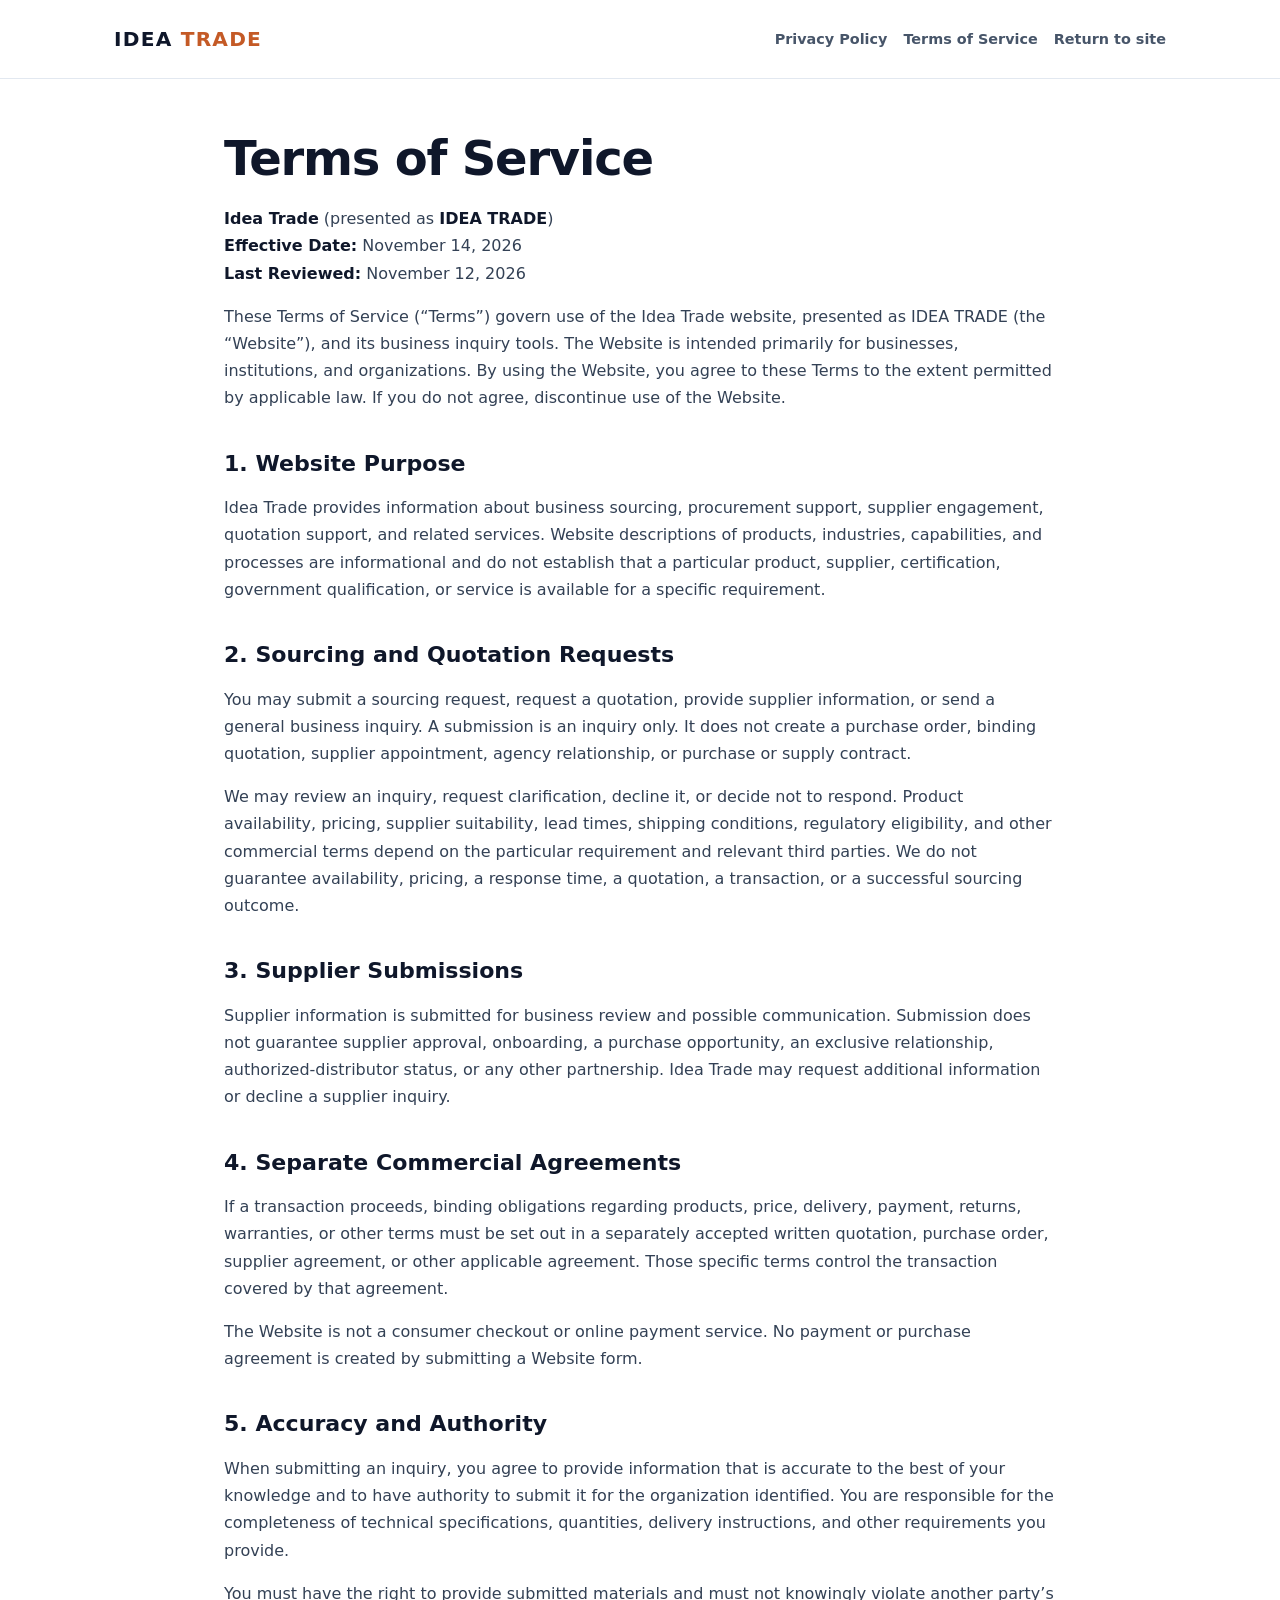
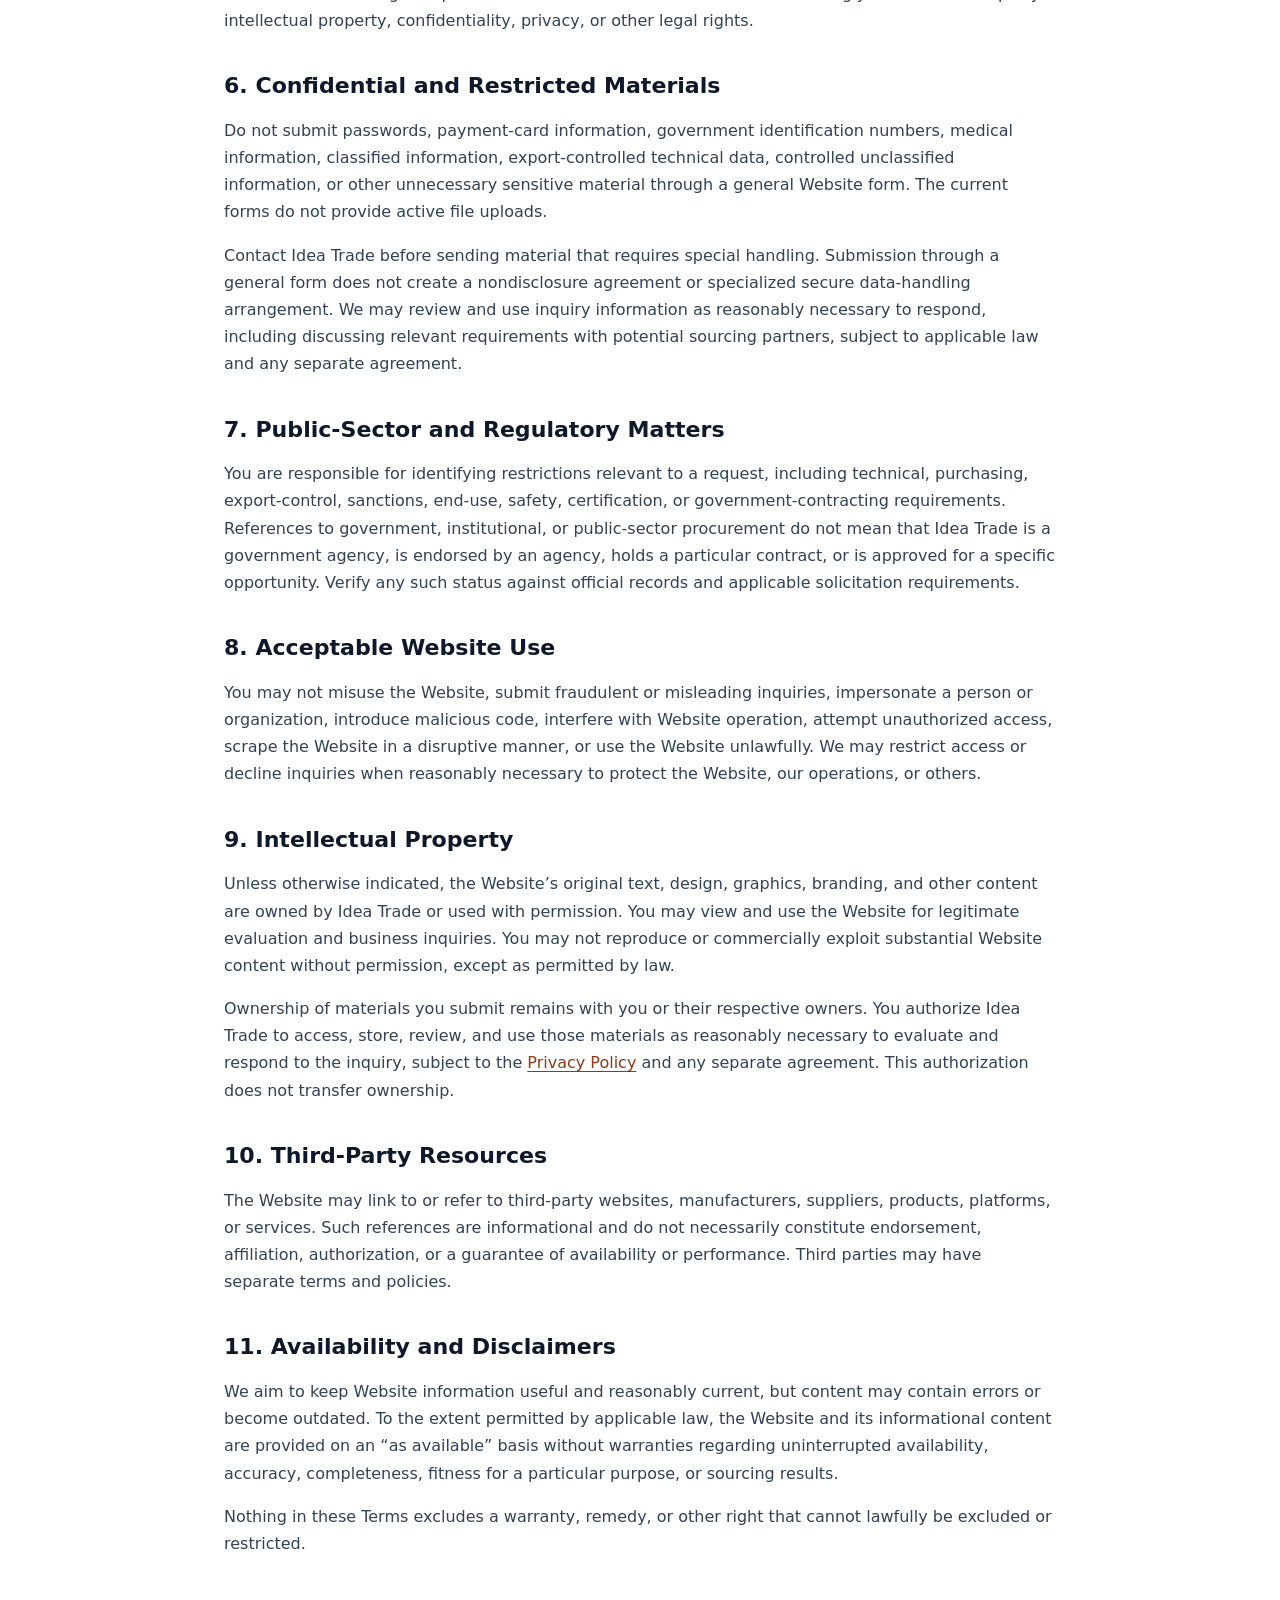
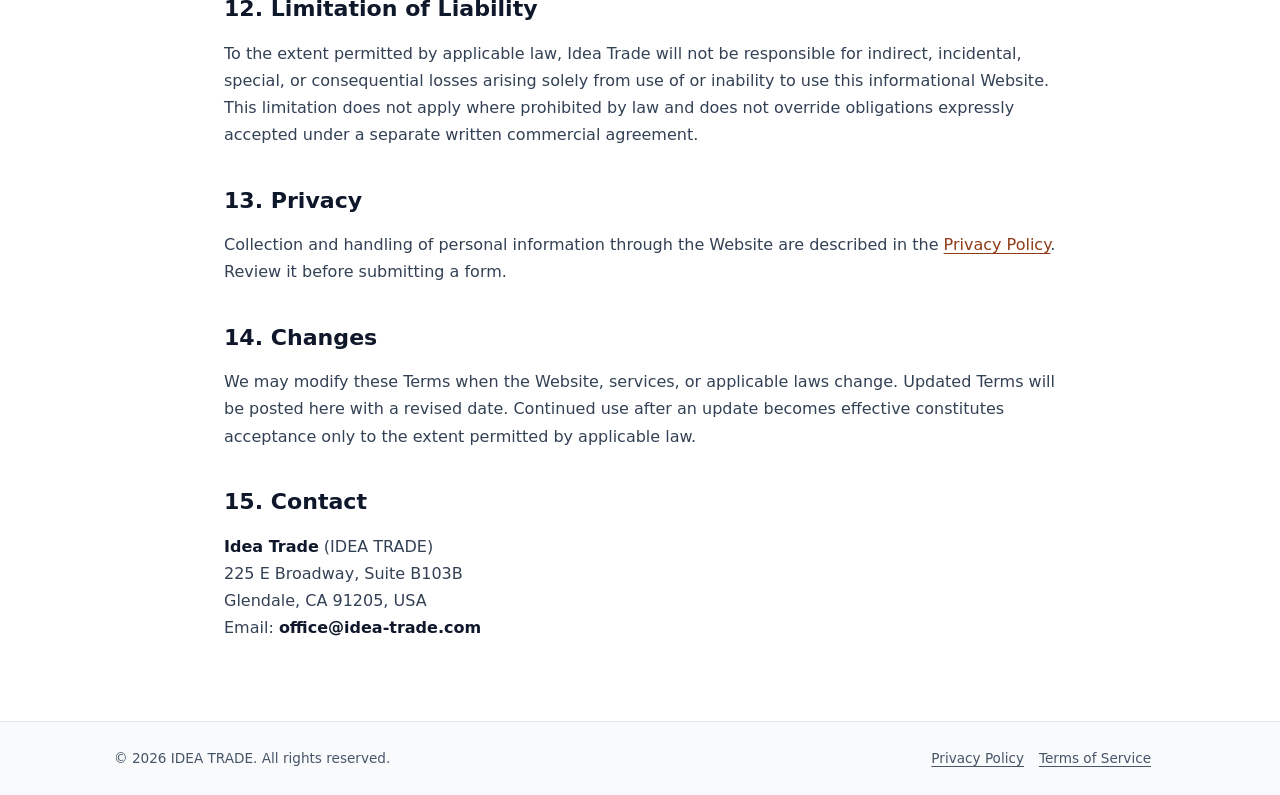
<file: terms-of-service/index.html>
<!doctype html>
<html lang="en"><head><meta charset="utf-8"><meta name="viewport" content="width=device-width,initial-scale=1">
<title>Terms of Service | IDEA TRADE</title>
<meta name="description" content="Terms of Service for the IDEA TRADE business inquiry website.">
<link rel="stylesheet" href="../assets/legal.css"></head>
<body><header><div class="header-inner"><a class="brand" href="../" aria-label="IDEA TRADE home">IDEA <strong>TRADE</strong></a>
<nav aria-label="Legal page navigation"><a href="../privacy-policy/">Privacy Policy</a><a href="../terms-of-service/">Terms of Service</a><a href="../">Return to site</a></nav></div></header>

<main><article><h1>Terms of Service</h1>
<p><strong>Idea Trade</strong> (presented as <strong>IDEA TRADE</strong>)<br />
<strong>Effective Date:</strong> November 14, 2026<br />
<strong>Last Reviewed:</strong> November 12, 2026</p>
<p>These Terms of Service (“Terms”) govern use of the Idea Trade website, presented as IDEA TRADE (the “Website”), and its business inquiry tools. The Website is intended primarily for businesses, institutions, and organizations. By using the Website, you agree to these Terms to the extent permitted by applicable law. If you do not agree, discontinue use of the Website.</p>
<h2>1. Website Purpose</h2>
<p>Idea Trade provides information about business sourcing, procurement support, supplier engagement, quotation support, and related services. Website descriptions of products, industries, capabilities, and processes are informational and do not establish that a particular product, supplier, certification, government qualification, or service is available for a specific requirement.</p>
<h2>2. Sourcing and Quotation Requests</h2>
<p>You may submit a sourcing request, request a quotation, provide supplier information, or send a general business inquiry. A submission is an inquiry only. It does not create a purchase order, binding quotation, supplier appointment, agency relationship, or purchase or supply contract.</p>
<p>We may review an inquiry, request clarification, decline it, or decide not to respond. Product availability, pricing, supplier suitability, lead times, shipping conditions, regulatory eligibility, and other commercial terms depend on the particular requirement and relevant third parties. We do not guarantee availability, pricing, a response time, a quotation, a transaction, or a successful sourcing outcome.</p>
<h2>3. Supplier Submissions</h2>
<p>Supplier information is submitted for business review and possible communication. Submission does not guarantee supplier approval, onboarding, a purchase opportunity, an exclusive relationship, authorized-distributor status, or any other partnership. Idea Trade may request additional information or decline a supplier inquiry.</p>
<h2>4. Separate Commercial Agreements</h2>
<p>If a transaction proceeds, binding obligations regarding products, price, delivery, payment, returns, warranties, or other terms must be set out in a separately accepted written quotation, purchase order, supplier agreement, or other applicable agreement. Those specific terms control the transaction covered by that agreement.</p>
<p>The Website is not a consumer checkout or online payment service. No payment or purchase agreement is created by submitting a Website form.</p>
<h2>5. Accuracy and Authority</h2>
<p>When submitting an inquiry, you agree to provide information that is accurate to the best of your knowledge and to have authority to submit it for the organization identified. You are responsible for the completeness of technical specifications, quantities, delivery instructions, and other requirements you provide.</p>
<p>You must have the right to provide submitted materials and must not knowingly violate another party’s intellectual property, confidentiality, privacy, or other legal rights.</p>
<h2>6. Confidential and Restricted Materials</h2>
<p>Do not submit passwords, payment-card information, government identification numbers, medical information, classified information, export-controlled technical data, controlled unclassified information, or other unnecessary sensitive material through a general Website form. The current forms do not provide active file uploads.</p>
<p>Contact Idea Trade before sending material that requires special handling. Submission through a general form does not create a nondisclosure agreement or specialized secure data-handling arrangement. We may review and use inquiry information as reasonably necessary to respond, including discussing relevant requirements with potential sourcing partners, subject to applicable law and any separate agreement.</p>
<h2>7. Public-Sector and Regulatory Matters</h2>
<p>You are responsible for identifying restrictions relevant to a request, including technical, purchasing, export-control, sanctions, end-use, safety, certification, or government-contracting requirements. References to government, institutional, or public-sector procurement do not mean that Idea Trade is a government agency, is endorsed by an agency, holds a particular contract, or is approved for a specific opportunity. Verify any such status against official records and applicable solicitation requirements.</p>
<h2>8. Acceptable Website Use</h2>
<p>You may not misuse the Website, submit fraudulent or misleading inquiries, impersonate a person or organization, introduce malicious code, interfere with Website operation, attempt unauthorized access, scrape the Website in a disruptive manner, or use the Website unlawfully. We may restrict access or decline inquiries when reasonably necessary to protect the Website, our operations, or others.</p>
<h2>9. Intellectual Property</h2>
<p>Unless otherwise indicated, the Website’s original text, design, graphics, branding, and other content are owned by Idea Trade or used with permission. You may view and use the Website for legitimate evaluation and business inquiries. You may not reproduce or commercially exploit substantial Website content without permission, except as permitted by law.</p>
<p>Ownership of materials you submit remains with you or their respective owners. You authorize Idea Trade to access, store, review, and use those materials as reasonably necessary to evaluate and respond to the inquiry, subject to the <a href="../privacy-policy/">Privacy Policy</a> and any separate agreement. This authorization does not transfer ownership.</p>
<h2>10. Third-Party Resources</h2>
<p>The Website may link to or refer to third-party websites, manufacturers, suppliers, products, platforms, or services. Such references are informational and do not necessarily constitute endorsement, affiliation, authorization, or a guarantee of availability or performance. Third parties may have separate terms and policies.</p>
<h2>11. Availability and Disclaimers</h2>
<p>We aim to keep Website information useful and reasonably current, but content may contain errors or become outdated. To the extent permitted by applicable law, the Website and its informational content are provided on an “as available” basis without warranties regarding uninterrupted availability, accuracy, completeness, fitness for a particular purpose, or sourcing results.</p>
<p>Nothing in these Terms excludes a warranty, remedy, or other right that cannot lawfully be excluded or restricted.</p>
<h2>12. Limitation of Liability</h2>
<p>To the extent permitted by applicable law, Idea Trade will not be responsible for indirect, incidental, special, or consequential losses arising solely from use of or inability to use this informational Website. This limitation does not apply where prohibited by law and does not override obligations expressly accepted under a separate written commercial agreement.</p>
<h2>13. Privacy</h2>
<p>Collection and handling of personal information through the Website are described in the <a href="../privacy-policy/">Privacy Policy</a>. Review it before submitting a form.</p>
<h2>14. Changes</h2>
<p>We may modify these Terms when the Website, services, or applicable laws change. Updated Terms will be posted here with a revised date. Continued use after an update becomes effective constitutes acceptance only to the extent permitted by applicable law.</p>
<h2>15. Contact</h2>
<p><strong>Idea Trade</strong> (IDEA TRADE)<br />
225 E Broadway, Suite B103B<br />
Glendale, CA 91205, USA<br />
Email: <strong>office@idea-trade.com</strong></p>
</article></main>
<footer><div class="footer-inner"><div>© 2026 IDEA TRADE. All rights reserved.</div><div><a href="../privacy-policy/">Privacy Policy</a><a href="../terms-of-service/">Terms of Service</a></div></div></footer></body></html>
</file>
<file: responsive.css>
html {
  overflow-x: hidden;
  scroll-behavior: smooth;
}

body {
  min-width: 320px;
  overflow-x: hidden;
}

img {
  max-width: 100%;
}

.idt-header-logo {
  width: 115px !important;
  height: auto !important;
  max-width: none !important;
  object-fit: contain;
}

header > div:first-child {
  height: 64px !important;
  min-height: 64px !important;
}

@media (max-width: 1023px) {
  :root {
    --spacing-margin: 1.5rem;
    --spacing-space-xl: 2rem;
  }

  .max-w-7xl {
    width: 100%;
  }
}

@media (max-width: 767px) {
  :root {
    --spacing-margin: 1rem;
    --spacing-space-lg: 1rem;
    --spacing-space-xl: 1.5rem;
  }

  body {
    font-size: 15px;
  }

  header > div:first-child {
    height: 4rem;
    min-height: 4rem;
    padding: 0 1rem;
  }

  header > div:first-child > div:first-child img {
    width: 7rem !important;
    height: 2rem;
    object-fit: contain;
  }

  header .idt-header-logo {
    width: 100px !important;
    max-width: 100px !important;
    height: auto !important;
  }

  #mobile-nav-toggle {
    width: 2.5rem;
    height: 2.5rem;
    border: 1px solid #c6c6cd;
    border-radius: 0.375rem;
  }

  #mobile-nav-toggle .material-symbols-outlined {
    font-size: 1.5rem;
  }

  #mobile-drawer {
    background: #131b2e;
    border-color: #3b485d;
    color: #ffffff;
    padding: 0.75rem 1rem 1rem;
  }

  #mobile-drawer > div:first-child {
    border-color: #3b485d;
  }

  #mobile-drawer > div:first-child span:last-child {
    color: #dae2fd;
  }

  #mobile-drawer > div:last-child a {
    min-height: 3rem;
    color: #dae2fd;
    padding: 0.75rem 0.875rem;
    border-bottom: 1px solid rgb(59 72 93 / 65%);
  }

  #mobile-drawer > div:last-child a:hover,
  #mobile-drawer > div:last-child a:focus-visible {
    color: #ffffff;
    background: #1d2940;
  }

  #mobile-drawer > div:last-child a:first-child {
    color: #ffffff;
    border-left: 4px solid #d95f2a;
    background: #1d2940;
  }

  #mobile-drawer button {
    color: #dae2fd;
    border-color: #3b485d;
  }

  .text-display-hero-mobile {
    font-size: clamp(2rem, 9vw, 2.5rem);
    line-height: 1.15;
  }

  .text-headline-lg,
  .text-headline-lg-mobile {
    line-height: 1.2;
  }

  .text-body-lg {
    font-size: 0.9375rem;
    line-height: 1.6;
  }

  .grid-cols-2 {
    grid-template-columns: 1fr;
  }

  footer .max-w-7xl {
    padding-inline: 1rem;
  }

  footer .grid {
    row-gap: 0.25rem;
  }
}
</file>
<file: about/responsive.css>
html {
  overflow-x: hidden;
  scroll-behavior: smooth;
}

body {
  min-width: 320px;
  overflow-x: hidden;
}

.idt-header-logo {
  width: 115px !important;
  height: auto !important;
  max-width: none !important;
}

.idt-footer-logo {
  width: 115px !important;
  height: auto !important;
  max-width: none !important;
}

header > div:first-child {
  height: 64px !important;
  min-height: 64px !important;
}

@media (max-width: 1023px) {
  :root {
    --spacing-margin: 1.5rem;
  }
}

@media (max-width: 767px) {
  :root {
    --spacing-margin: 1rem;
    --spacing-space-lg: 1rem;
    --spacing-space-xl: 1.5rem;
  }

  header > div:first-child {
    padding: 0 1rem;
  }

  .idt-header-logo,
  .idt-footer-logo {
    width: 100px !important;
  }

  #mobile-menu-toggle {
    width: 2.5rem;
    height: 2.5rem;
  }

  #mobile-menu {
    padding-inline: 1rem;
  }

  #mobile-menu a {
    min-height: 3rem;
  }

  .text-display-hero-mobile {
    font-size: clamp(2rem, 9vw, 2.5rem);
    line-height: 1.15;
  }

  .text-body-lg {
    font-size: 0.9375rem;
    line-height: 1.6;
  }

  footer .max-w-7xl {
    padding-inline: 1rem;
  }
}

@media (max-width: 430px) {
  .text-display-hero {
    font-size: 32px;
    line-height: 1.15;
  }
}
</file>
<file: capabilities/responsive.css>
html {
  overflow-x: hidden;
  scroll-behavior: smooth;
}

body {
  min-width: 320px;
  overflow-x: hidden;
}

img {
  max-width: 100%;
}

.idt-header-logo {
  width: 115px !important;
  height: auto !important;
  max-width: none !important;
}

@media (max-width: 1023px) {
  :root {
    --spacing-margin: 1.5rem;
    --spacing-space-xl: 2rem;
  }

  .max-w-7xl {
    width: 100%;
  }

  header > div:first-child {
    display: none;
  }

  header > div:nth-child(2) {
    height: 4rem;
    min-height: 4rem;
    padding-inline: 1rem;
  }

  header > div:nth-child(2) > nav,
  header > div:nth-child(2) a.hidden.md\:inline-flex {
    display: none;
  }

  header > div:nth-child(2) a.md\:hidden.inline-flex,
  #mobile-nav-toggle {
    display: inline-flex;
  }

  #mobile-drawer:not(.hidden) {
    display: block;
  }
}

@media (max-width: 767px) {
  :root {
    --spacing-margin: 1rem;
    --spacing-margin-mobile: 1rem;
    --spacing-space-lg: 1rem;
    --spacing-space-xl: 1.5rem;
  }

  body {
    font-size: 15px;
  }

  header > div:nth-child(2) {
    height: 4rem;
    min-height: 4rem;
    padding-inline: 1rem;
  }

  header > div:nth-child(2) > a img,
  #mobile-drawer > div:first-child img {
    width: 100px !important;
    height: auto !important;
    max-width: none !important;
    object-fit: contain;
  }

  #mobile-nav-toggle,
  #mobile-nav-close {
    width: 2.5rem;
    height: 2.5rem;
    border-radius: 0.375rem;
  }

  #mobile-nav-toggle .material-symbols-outlined,
  #mobile-nav-close .material-symbols-outlined {
    font-size: 1.5rem;
  }

  #mobile-drawer {
    background: #131b2e;
    border-color: #3b485d;
    color: #ffffff;
    padding: 0;
  }

  #mobile-drawer > div:first-child {
    height: 4rem;
    padding-inline: 1rem;
    border-color: #3b485d;
  }

  #mobile-drawer > div:nth-child(2) {
    padding: 1rem;
  }

  #mobile-drawer a {
    min-height: 3rem;
    color: #dae2fd;
    padding: 0.75rem 0.875rem;
    border-color: rgb(59 72 93 / 65%);
  }

  #mobile-drawer a:hover,
  #mobile-drawer a:focus-visible {
    color: #ffffff;
    background: #1d2940;
  }

  #mobile-drawer a[data-route="capabilities"] {
    color: #ffffff;
    border-left: 4px solid #d95f2a;
    background: #1d2940;
  }

  #mobile-drawer button {
    color: #dae2fd;
    border-color: #3b485d;
  }

  .text-display-hero,
  .text-display-hero-mobile {
    font-size: clamp(2rem, 9vw, 2.5rem);
    line-height: 1.15;
  }

  .text-headline-lg,
  .text-headline-lg-mobile {
    line-height: 1.2;
  }

  .text-body-lg {
    font-size: 0.9375rem;
    line-height: 1.6;
  }

  .text-body-md,
  .text-body-sm {
    line-height: 1.55;
  }

  main .bg-slate-900\/80 p,
  main .bg-surface-container-lowest > div > p,
  main .text-on-surface-variant.font-body-md {
    color: #3b485d;
    font-size: 0.9375rem;
    line-height: 1.6;
  }

  .grid-cols-2 {
    grid-template-columns: 1fr;
  }

  footer {
    width: 100%;
    box-sizing: border-box;
    overflow: hidden;
  }

  footer .max-w-7xl {
    padding: 2.5rem 1rem;
  }

  footer .grid {
    row-gap: 1.5rem;
    margin-bottom: 2rem;
  }

  footer p,
  footer a {
    line-height: 1.5;
  }

  footer .text-sm {
    font-size: 0.875rem;
  }

  footer .text-xs {
    font-size: 0.75rem;
  }
}
</file>
<file: contact/responsive.css>
html {
  overflow-x: hidden;
  scroll-behavior: smooth;
}

body {
  min-width: 320px;
  overflow-x: hidden;
}

.idt-header-logo,
.idt-footer-logo {
  width: 115px !important;
  height: auto !important;
  max-width: none !important;
  object-fit: contain;
}

header > div:first-child {
  height: 64px !important;
  min-height: 64px !important;
}

@media (max-width: 1023px) {
  :root {
    --spacing-margin: 1.5rem;
  }
}

@media (max-width: 767px) {
  :root {
    --spacing-margin: 1rem;
    --spacing-space-lg: 1rem;
    --spacing-space-xl: 1.5rem;
  }

  header > div:first-child {
    padding: 0 1rem;
  }

  .idt-header-logo,
  .idt-footer-logo {
    width: 100px !important;
  }

  #mobile-nav-toggle {
    width: 2.5rem;
    height: 2.5rem;
  }

  #mobile-drawer {
    padding-inline: 1rem;
  }

  #mobile-drawer a {
    min-height: 3rem;
  }

  .text-display-hero {
    font-size: clamp(2rem, 9vw, 2.5rem);
    line-height: 1.15;
  }

  .text-body-lg {
    font-size: 0.9375rem;
    line-height: 1.6;
  }

  footer .max-w-7xl {
    padding-inline: 1rem;
  }
}

@media (max-width: 430px) {
  .breadcrumb-decorative-label {
    display: none;
  }
}
</file>
<file: government-commercial/responsive.css>
html {
  overflow-x: hidden;
  scroll-behavior: smooth;
}

body {
  min-width: 320px;
  overflow-x: hidden;
}

.idt-header-logo {
  width: 115px !important;
  height: auto !important;
  max-width: none !important;
}

@media (max-width: 1023px) {
  :root {
    --spacing-margin: 1.5rem;
    --spacing-space-xl: 2rem;
  }

  header > div:first-child {
    height: 4rem;
    min-height: 4rem;
    padding-inline: 1rem;
  }

  header > div:first-child > nav,
  header > div:first-child > div > a[data-route="contact"] {
    display: none !important;
  }

  header > div:first-child > div > button {
    display: inline-flex !important;
  }

  #mobile-drawer {
    position: absolute;
    inset-inline: 0;
    top: 4rem;
    z-index: 60;
    max-height: calc(100vh - 4rem);
    overflow-y: auto;
    box-shadow: 0 12px 24px rgb(15 23 42 / 14%);
  }

  #mobile-drawer:not(.hidden) {
    display: block;
  }
}

@media (max-width: 767px) {
  :root {
    --spacing-margin: 1rem;
    --spacing-space-xl: 1.5rem;
  }

  body {
    font-size: 15px;
  }

  header > div:first-child > div:first-child > a > img.idt-header-logo {
    width: 100px !important;
  }

  header > div:first-child > div {
    gap: 0.5rem !important;
  }

  header > div:first-child > div > button {
    width: 2.5rem;
    height: 2.5rem;
    padding: 0;
  }

  #mobile-drawer {
    padding: 1rem;
    background: #131b2e;
    border-color: #3b485d;
    color: #ffffff;
  }

  #mobile-drawer nav {
    gap: 0.25rem;
  }

  #mobile-drawer nav a {
    min-height: 3rem;
    padding: 0.75rem 0.875rem;
    color: #dae2fd;
  }

  #mobile-drawer nav a[data-route="government-commercial"] {
    color: #ffffff;
    background: #1d2940;
    border-left: 4px solid #d95f2a;
  }

  #mobile-drawer > div {
    border-color: #3b485d;
  }

  .text-display-hero {
    font-size: clamp(2rem, 9vw, 2.5rem);
    line-height: 1.15;
  }

  .text-headline-lg {
    font-size: 1.75rem;
    line-height: 1.2;
  }

  .text-body-lg,
  .text-body-md,
  .text-body-sm {
    line-height: 1.55;
  }

  .py-space-xl {
    padding-block: 2.5rem;
  }

  .px-margin {
    padding-inline: 1rem;
  }

  footer {
    width: 100%;
    overflow: hidden;
  }

  footer .max-w-7xl {
    padding-inline: 1rem;
  }
}
</file>
<file: assets/legal.css>
/* IDEA TRADE legal-page component - intended to be merged with the real Stitch design */
:root { color-scheme: light; --ink:#0f172a;--muted:#475569;--border:#e2e8f0;--accent:#c45a26;--paper:#fff;--panel:#f8fafc; }
* {box-sizing:border-box}
html{font-size:16px;scroll-behavior:smooth}
body {margin:0;background:var(--paper);color:var(--ink);font-family:Inter,system-ui,-apple-system,BlinkMacSystemFont,'Segoe UI',sans-serif;line-height:1.7}
a{color:#8f3b17;text-underline-offset:3px}
a:hover,a:focus-visible{color:var(--ink)}
header{border-bottom:1px solid var(--border);background:#fff}
.header-inner{margin:0 auto;max-width:1100px;min-height:78px;padding:18px 24px;display:flex;align-items:center;justify-content:space-between;gap:20px;flex-wrap:wrap}
.brand{text-decoration:none;color:var(--ink);font-size:1.26rem;font-weight:800;letter-spacing:0.06em}
.brand strong{color:var(--accent)}
nav{display:flex;gap:16px;align-items:center;flex-wrap:wrap}
nav a{color:var(--muted);text-decoration:none;font-size:.9rem;font-weight:600}
.banner{background:#fff4e9;border-bottom:1px solid #edc9a8;color:#713f12;font-size:.85rem;text-align:center;padding:10px 20px}
main{max-width:880px;margin:52px auto 80px;padding:0 24px}
article h1{font-size:clamp(2rem,5vw,3rem);letter-spacing:-.025em;line-height:1.13;margin:0 0 20px}
article h2{font-size:1.38rem;line-height:1.3;margin:38px 0 14px}
article h3{font-size:1.08rem;margin:28px 0 10px}
article p,article li{color:#334155;font-size:1rem}
article li{margin:0 0 9px} article ul,article ol{padding-left:24px}
article p:first-of-type{margin-top:4px}
article strong{color:var(--ink)}
footer{border-top:1px solid var(--border);background:var(--panel)}
.footer-inner{max-width:1100px;margin:auto;padding:25px 24px;display:flex;justify-content:space-between;gap:20px;flex-wrap:wrap;font-size:.85rem;color:var(--muted)}
.footer-inner a{color:var(--muted);margin-right:15px}
:focus-visible{outline:3px solid var(--accent);outline-offset:3px}
@media(max-width:640px){.header-inner{justify-content:center;text-align:center}nav{justify-content:center}main{margin:34px auto 60px}.footer-inner{display:block;text-align:center}}
</file>
<file: products-industries/responsive.css>
html {
  overflow-x: hidden;
  scroll-behavior: smooth;
}

body {
  min-width: 320px;
  overflow-x: hidden;
}

.idt-header-logo {
  width: 115px !important;
  height: auto !important;
  max-width: none !important;
}

@media (max-width: 1023px) {
  :root {
    --spacing-margin: 1.5rem;
    --spacing-gutter: 1.25rem;
  }

  header > div:first-child {
    height: 4rem;
    min-height: 4rem;
    padding-inline: 1rem;
  }

  header > div:first-child > nav,
  header > div:first-child > div > a[data-route="contact"] {
    display: none !important;
  }

  #mobile-nav-toggle {
    display: inline-flex !important;
  }

  #mobile-nav-drawer {
    display: none;
    position: absolute;
    inset-inline: 0;
    top: 4rem;
    z-index: 60;
    max-height: calc(100vh - 4rem);
    overflow-y: auto;
    box-shadow: 0 12px 24px rgb(15 23 42 / 14%);
  }

  #mobile-nav-drawer:not(.hidden) {
    display: block;
  }

  main .grid {
    min-width: 0;
  }
}

@media (max-width: 767px) {
  :root {
    --spacing-margin: 1rem;
    --spacing-gutter: 1rem;
  }

  body {
    font-size: 15px;
  }

  header > div:first-child {
    padding-inline: 1rem;
  }

  header > div:first-child > a > img.idt-header-logo {
    width: 100px !important;
  }

  header > div:first-child > div {
    gap: 0.5rem !important;
  }

  #mobile-nav-toggle {
    width: 2.5rem;
    height: 2.5rem;
    border-radius: 0.375rem;
  }

  #mobile-nav-drawer {
    padding: 1rem;
    background: #131b2e;
    border-color: #3b485d;
    color: #ffffff;
  }

  #mobile-nav-drawer nav {
    gap: 0.25rem;
  }

  #mobile-nav-drawer nav a {
    min-height: 3rem;
    color: #dae2fd;
    padding: 0.75rem 0.875rem;
  }

  #mobile-nav-drawer nav a[data-route="products-industries"] {
    color: #ffffff;
    background: #1d2940;
    border-left: 4px solid #d95f2a;
  }

  #mobile-nav-drawer > div {
    border-color: #3b485d;
  }

  #mobile-nav-drawer > div a {
    min-height: 3rem;
  }

  .text-display-hero {
    font-size: clamp(2rem, 9vw, 2.5rem);
    line-height: 1.15;
  }

  .text-headline-lg {
    font-size: 1.75rem;
    line-height: 1.2;
  }

  .text-body-lg,
  .text-body-md,
  .text-body-sm {
    line-height: 1.55;
  }

  .py-16 {
    padding-block: 2.5rem;
  }

  .py-24 {
    padding-block: 3.5rem;
  }

  .px-margin {
    padding-inline: 1rem;
  }

  .aspect-\[21\/9\] {
    aspect-ratio: 16 / 9;
  }

  #request-quote {
    scroll-margin-top: 5rem;
  }

  footer {
    width: 100%;
    overflow: hidden;
  }

  footer .max-w-7xl {
    padding-inline: 1rem;
  }
}
</file>
<file: request-a-quote/variant.css>
/* Integration behavior, intentionally minimal so Stitch visuals remain recognizable. */
html{overflow-x:hidden}body{max-width:100%;overflow-x:hidden}
.idt-preview-notice{display:block!important;padding:12px 14px;margin:0 0 18px!important;background:#fff4e6;color:#773c0a;border:1px solid #e3b47a;border-radius:7px;font:600 13px/1.5 Inter,Arial,sans-serif}
.idt-form-status{padding:16px;margin:16px 0;color:#7f1d1d;background:#fef2f2;border-left:4px solid #b91c1c;font:600 14px/1.5 Inter,Arial,sans-serif}
.idt-form{font:400 15px/1.55 Inter,Arial,sans-serif;max-width:100%;padding:12px 0;color:#17253a}
.idt-form *{box-sizing:border-box}.idt-field{display:flex;flex-direction:column;gap:6px;min-width:0}.idt-field label{font-size:13px;font-weight:700;color:#28354b}
.idt-form input:not([type=checkbox]),.idt-form select,.idt-form textarea{background:#fff!important;border:1px solid #b8c3d1!important;border-radius:6px!important;color:#152238!important;width:100%;max-width:100%;padding:12px 13px;min-height:45px;outline-offset:3px}
.idt-form input:focus,.idt-form textarea:focus,.idt-form select:focus{outline:2px solid #d76833!important}
.idt-form textarea{min-height:130px;resize:vertical}.idt-form-grid{display:grid;grid-template-columns:repeat(2,minmax(0,1fr));gap:16px;margin:16px 0}
.idt-form .idt-full{grid-column:1/-1}.idt-form .idt-check{display:flex;align-items:flex-start;gap:10px;margin-top:18px;line-height:1.5;font-size:13px}
.idt-form .idt-check input{width:18px;height:18px;flex:none;margin-top:2px}.idt-form .idt-check a{text-decoration:underline;color:#a34111}
.idt-form button[type=submit]{margin-top:19px;padding:14px 28px;background:#bf4f18;color:#fff;border:0;border-radius:6px;font:700 15px Inter,Arial,sans-serif;cursor:pointer}
.idt-form button[type=submit]:hover{background:#933712}.idt-form .idt-upload{padding:14px 16px;border:1px dashed #b8c3d1;border-radius:7px;background:#f8fafc;font-size:12px;color:#475569}
.idt-missing-image{background:#e4e9f2;outline:1px dashed #9daabe}
#idt-menu-overlay{position:fixed;z-index:2147483647;inset:0;background:#101d32;color:white;padding:25px;overflow-y:auto;font:600 16px Inter,Arial,sans-serif}
#idt-menu-overlay[hidden]{display:none!important}#idt-menu-overlay a{display:block;padding:14px;border-bottom:1px solid #3b485d;color:white;text-decoration:none}#idt-close-menu{display:block;margin-left:auto;color:white;border:1px solid #ffffff44;padding:12px;font-size:30px;background:transparent;cursor:pointer}
@media(max-width:600px){.idt-form-grid{grid-template-columns:1fr}.idt-form .idt-full{grid-column:auto}}
</file>
<file: request-a-quote/responsive.css>
html {
  overflow-x: hidden;
  scroll-behavior: smooth;
}

body {
  min-width: 320px;
  overflow-x: hidden;
}

img {
  max-width: 100%;
}

.idt-header-logo {
  width: 115px !important;
  height: auto !important;
  max-width: none !important;
  object-fit: contain;
}

header > div:first-child {
  height: 64px !important;
  min-height: 64px !important;
}

@media (max-width: 1023px) {
  :root {
    --spacing-margin: 1.5rem;
    --spacing-space-xl: 2rem;
  }

  .max-w-7xl {
    width: 100%;
  }

  .lg\:col-span-5,
  .lg\:col-span-7 {
    grid-column: auto;
  }
}

@media (max-width: 767px) {
  :root {
    --spacing-margin: 1rem;
    --spacing-space-lg: 1rem;
    --spacing-space-xl: 1.5rem;
  }

  body {
    font-size: 15px;
  }

  header > div:first-child {
    min-height: 4rem;
    height: auto;
    padding-block: 0.75rem;
  }

  header img {
    max-width: 112px;
  }

  header .gap-space-md {
    gap: 0.5rem;
  }

  header .hidden.sm\:inline-flex {
    display: none;
  }

  #mobile-drawer {
    padding-inline: 1rem;
  }

  .py-space-xs {
    padding-block: 0.625rem;
  }

  .pt-space-xl {
    padding-top: 1.5rem;
  }

  .pb-space-xl {
    padding-bottom: 1.5rem;
  }

  .text-display-hero-mobile {
    font-size: clamp(2rem, 9vw, 2.5rem);
    line-height: 1.15;
  }

  .text-headline-lg {
    font-size: 1.75rem;
    line-height: 1.2;
  }

  .text-body-lg {
    font-size: 0.9375rem;
    line-height: 1.6;
  }

  .aspect-\[4\/3\] {
    aspect-ratio: 4 / 3;
  }

  .aspect-\[4\/3\] img {
    height: 100%;
    object-fit: cover;
  }

  .idt-form-grid {
    grid-template-columns: 1fr;
  }

  .idt-form .idt-check {
    align-items: flex-start;
  }

  .idt-form button[type=submit] {
    width: 100%;
    min-height: 46px;
  }

  section[id="rfq-form"] > div {
    padding: 1rem;
  }

  footer .max-w-7xl {
    padding-inline: 1rem;
  }

  footer .text-left.md\:text-right {
    text-align: left;
    align-items: flex-start;
  }

  footer .grid {
    row-gap: 0.25rem;
  }
}

@media (max-width: 767px) {
  header > div:first-child {
    height: 4rem;
    min-height: 4rem;
    padding: 0 1rem;
  }

  header > div:first-child > div:first-child img {
    width: 7rem !important;
    height: 2rem;
    object-fit: contain;
  }

  header .idt-header-logo {
    width: 100px !important;
    max-width: 100px !important;
    height: auto !important;
  }

  #mobile-menu-toggle {
    width: 2.5rem;
    height: 2.5rem;
    padding: 0.5rem;
    border: 1px solid #c6c6cd;
    border-radius: 0.375rem;
  }

  #mobile-menu-toggle .material-symbols-outlined {
    font-size: 1.5rem;
  }

  .bg-surface-bright.border-b,
  .bg-surface-container-lowest.border-b {
    min-height: 2.75rem;
  }

  .bg-surface-bright.border-b > .max-w-7xl {
    min-width: 0;
    padding-block: 0.625rem;
    line-height: 1.35;
    white-space: nowrap;
    overflow: hidden;
    text-overflow: ellipsis;
  }

  #mobile-drawer {
    background: #131b2e;
    border-color: #3b485d;
    color: #ffffff;
    padding-block: 0.75rem 1rem;
  }

  #mobile-drawer nav a {
    min-height: 3rem;
    color: #dae2fd;
    padding: 0.75rem 0.875rem;
    border-bottom: 1px solid rgb(59 72 93 / 65%);
  }

  #mobile-drawer nav a:hover,
  #mobile-drawer nav a:focus-visible {
    color: #ffffff;
    background: #1d2940;
  }

  #mobile-drawer nav > div {
    border-color: #3b485d;
    padding-top: 0.75rem;
  }

  #mobile-drawer nav > div a {
    min-height: 2.875rem;
    color: #ffffff;
    background: #d95f2a;
    border: 0;
  }

  .idt-form {
    font-size: 0.9375rem;
    line-height: 1.55;
  }

  .idt-field label {
    color: #1f2d43;
    font-size: 0.875rem;
    line-height: 1.35;
  }

  .idt-form input:not([type=checkbox]),
  .idt-form select,
  .idt-form textarea {
    font-size: 1rem;
    line-height: 1.4;
  }

  .idt-form .idt-upload,
  .idt-form .idt-check,
  .idt-form-status,
  .idt-preview-notice {
    font-size: 0.875rem;
    line-height: 1.5;
  }

  .idt-form .idt-check {
    gap: 0.75rem;
    margin-top: 1.25rem;
  }

  .idt-form .idt-check input {
    width: 1.25rem;
    height: 1.25rem;
    margin-top: 0.125rem;
  }

  .idt-form button[type=submit] {
    min-height: 3rem;
    padding-inline: 1rem;
    white-space: normal;
  }
}
</file>
<file: sourcing-request/variant.css>
/* Integration behavior, intentionally minimal so Stitch visuals remain recognizable. */
html{overflow-x:hidden}body{max-width:100%;overflow-x:hidden}
.idt-preview-notice{display:block!important;padding:12px 14px;margin:0 0 18px!important;background:#fff4e6;color:#773c0a;border:1px solid #e3b47a;border-radius:7px;font:600 13px/1.5 Inter,Arial,sans-serif}
.idt-form-status{padding:16px;margin:16px 0;color:#7f1d1d;background:#fef2f2;border-left:4px solid #b91c1c;font:600 14px/1.5 Inter,Arial,sans-serif}
.idt-form{font:400 15px/1.55 Inter,Arial,sans-serif;max-width:100%;padding:12px 0;color:#17253a}
.idt-form *{box-sizing:border-box}.idt-field{display:flex;flex-direction:column;gap:6px;min-width:0}.idt-field label{font-size:13px;font-weight:700;color:#28354b}
.idt-form input:not([type=checkbox]),.idt-form select,.idt-form textarea{background:#fff!important;border:1px solid #b8c3d1!important;border-radius:6px!important;color:#152238!important;width:100%;max-width:100%;padding:12px 13px;min-height:45px;outline-offset:3px}
.idt-form input:focus,.idt-form textarea:focus,.idt-form select:focus{outline:2px solid #d76833!important}
.idt-form textarea{min-height:130px;resize:vertical}.idt-form-grid{display:grid;grid-template-columns:repeat(2,minmax(0,1fr));gap:16px;margin:16px 0}
.idt-form .idt-full{grid-column:1/-1}.idt-form .idt-check{display:flex;align-items:flex-start;gap:10px;margin-top:18px;line-height:1.5;font-size:13px}
.idt-form .idt-check input{width:18px;height:18px;flex:none;margin-top:2px}.idt-form .idt-check a{text-decoration:underline;color:#a34111}
.idt-form button[type=submit]{margin-top:19px;padding:14px 28px;background:#bf4f18;color:#fff;border:0;border-radius:6px;font:700 15px Inter,Arial,sans-serif;cursor:pointer}
.idt-form button[type=submit]:hover{background:#933712}.idt-form .idt-upload{padding:14px 16px;border:1px dashed #b8c3d1;border-radius:7px;background:#f8fafc;font-size:12px;color:#475569}
.idt-missing-image{background:#e4e9f2;outline:1px dashed #9daabe}
#idt-menu-overlay{position:fixed;z-index:2147483647;inset:0;background:#101d32;color:white;padding:25px;overflow-y:auto;font:600 16px Inter,Arial,sans-serif}
#idt-menu-overlay[hidden]{display:none!important}#idt-menu-overlay a{display:block;padding:14px;border-bottom:1px solid #3b485d;color:white;text-decoration:none}#idt-close-menu{display:block;margin-left:auto;color:white;border:1px solid #ffffff44;padding:12px;font-size:30px;background:transparent;cursor:pointer}
@media(max-width:600px){.idt-form-grid{grid-template-columns:1fr}.idt-form .idt-full{grid-column:auto}}
</file>
<file: sourcing-request/responsive.css>
html {
  overflow-x: hidden;
  scroll-behavior: smooth;
}

body {
  min-width: 320px;
  overflow-x: hidden;
}

img {
  max-width: 100%;
}

.idt-header-logo {
  width: 115px !important;
  height: auto !important;
  max-width: none !important;
}

@media (max-width: 1023px) {
  :root {
    --spacing-margin: 1.5rem;
    --spacing-gutter: 1.25rem;
  }

  .max-w-7xl {
    width: 100%;
  }

  .lg\:col-span-5,
  .lg\:col-span-7 {
    grid-column: auto;
  }
}

@media (max-width: 767px) {
  :root {
    --spacing-margin: 1rem;
  }

  body {
    font-size: 15px;
  }

  header > div:first-child {
    min-height: 4rem;
    height: auto;
    padding-block: 0.75rem;
  }

  header img.idt-header-logo {
    width: 100px !important;
    height: auto !important;
    max-width: none;
  }

  header > div:first-child > a > img.idt-header-logo {
    width: 100px !important;
  }

  header .gap-2,
  header .gap-3 {
    gap: 0.5rem;
  }

  #mobile-drawer {
    padding-inline: 1rem;
  }

  .py-12 {
    padding-block: 2rem;
  }

  .text-display-hero {
    font-size: clamp(2rem, 9vw, 2.5rem);
    line-height: 1.15;
  }

  .text-headline-lg {
    font-size: 1.75rem;
    line-height: 1.2;
  }

  .text-body-lg {
    font-size: 0.9375rem;
    line-height: 1.6;
  }

  .aspect-\[4\/3\] {
    aspect-ratio: 4 / 3;
  }

  .aspect-\[4\/3\] img {
    height: 100%;
    object-fit: cover;
  }

  .idt-form-grid {
    grid-template-columns: 1fr;
  }

  .idt-form button[type=submit] {
    width: 100%;
    min-height: 46px;
  }

  .idt-form .idt-check {
    align-items: flex-start;
  }

  #sourcing-form {
    scroll-margin-top: 5rem;
  }

  footer .max-w-7xl {
    padding-inline: 1rem;
  }
}

@media (max-width: 767px) {
  header > div:first-child {
    height: 4rem;
    min-height: 4rem;
    padding: 0 1rem;
  }

  header > div:first-child > a img,
  header > div:first-child > div:first-child img {
    width: 7rem !important;
    height: 2rem;
    object-fit: contain;
  }

  #mobile-menu-toggle {
    width: 2.5rem;
    height: 2.5rem;
    padding: 0.5rem;
    border: 1px solid #c6c6cd;
    border-radius: 0.375rem;
  }

  #mobile-menu-toggle .material-symbols-outlined {
    font-size: 1.5rem;
  }

  .bg-surface-container-lowest.border-b {
    min-height: 2.75rem;
  }

  .bg-surface-container-lowest.border-b > .max-w-7xl {
    min-width: 0;
    padding-block: 0.625rem;
    line-height: 1.35;
    white-space: nowrap;
    overflow: hidden;
    text-overflow: ellipsis;
  }

  .bg-surface-container-lowest.border-b > .max-w-7xl > span:last-child {
    display: none;
  }

  #mobile-drawer {
    background: #131b2e;
    border-color: #3b485d;
    color: #ffffff;
    padding-block: 0.75rem 1rem;
  }

  #mobile-drawer > div:first-child {
    padding-bottom: 0.75rem;
  }

  #mobile-drawer a {
    min-height: 3rem;
    color: #dae2fd;
    padding: 0.75rem 0.875rem;
    border-bottom: 1px solid rgb(59 72 93 / 65%);
  }

  #mobile-drawer a:hover,
  #mobile-drawer a:focus-visible {
    color: #ffffff;
    background: #1d2940;
  }

  #mobile-drawer > div:last-child {
    border-color: #3b485d;
    padding-top: 0.75rem;
  }

  #mobile-drawer > div:last-child a {
    min-height: 2.875rem;
    color: #ffffff;
    background: #d95f2a;
    border: 0;
  }

  .idt-form {
    font-size: 0.9375rem;
    line-height: 1.55;
  }

  .idt-field label {
    color: #1f2d43;
    font-size: 0.875rem;
    line-height: 1.35;
  }

  .idt-form input:not([type=checkbox]),
  .idt-form select,
  .idt-form textarea {
    font-size: 1rem;
    line-height: 1.4;
  }

  .idt-form .idt-upload,
  .idt-form .idt-check,
  .idt-form-status,
  .idt-preview-notice {
    font-size: 0.875rem;
    line-height: 1.5;
  }

  .idt-form .idt-check {
    gap: 0.75rem;
    margin-top: 1.25rem;
  }

  .idt-form .idt-check input {
    width: 1.25rem;
    height: 1.25rem;
    margin-top: 0.125rem;
  }

  .idt-form button[type=submit] {
    min-height: 3rem;
    padding-inline: 1rem;
    white-space: normal;
  }
}
</file>
<file: suppliers/responsive.css>
html {
  overflow-x: hidden;
  scroll-behavior: smooth;
}

body {
  min-width: 320px;
  overflow-x: hidden;
}

.idt-header-logo {
  width: 115px !important;
  height: auto !important;
  max-width: none !important;
}

@media (max-width: 1023px) {
  :root {
    --spacing-margin: 1.5rem;
    --spacing-space-xl: 2rem;
  }

  header > div:first-child {
    height: 4rem;
    min-height: 4rem;
    padding-inline: 1rem;
  }

  header > div:first-child > nav,
  header > div:first-child > div > a[data-route="contact"] {
    display: none !important;
  }

  header > div:first-child > div > button {
    display: inline-flex !important;
  }

  #mobile-nav-drawer {
    position: absolute;
    inset-inline: 0;
    top: 4rem;
    z-index: 60;
    max-height: calc(100vh - 4rem);
    overflow-y: auto;
    box-shadow: 0 12px 24px rgb(15 23 42 / 14%);
  }

  #mobile-nav-drawer:not(.hidden) {
    display: block;
  }
}

@media (max-width: 767px) {
  :root {
    --spacing-margin: 1rem;
    --spacing-space-xl: 1.5rem;
  }

  body {
    font-size: 15px;
  }

  header > div:first-child > a > img.idt-header-logo {
    width: 100px !important;
  }

  header > div:first-child > div {
    gap: 0.5rem !important;
  }

  header > div:first-child > div > button {
    width: 2.5rem;
    height: 2.5rem;
    padding: 0;
    border: 1px solid #c6c6cd;
  }

  #mobile-nav-drawer {
    padding: 1rem;
    background: #131b2e;
    border-color: #3b485d;
    color: #ffffff;
  }

  #mobile-nav-drawer nav {
    gap: 0.25rem;
  }

  #mobile-nav-drawer nav a {
    min-height: 3rem;
    padding: 0.75rem 0.875rem;
    color: #dae2fd;
  }

  #mobile-nav-drawer nav a[data-route="suppliers"] {
    color: #ffffff;
    background: #1d2940;
    border-left: 4px solid #d95f2a;
  }

  #mobile-nav-drawer > div {
    border-color: #3b485d;
  }

  .text-display-hero {
    font-size: clamp(2rem, 9vw, 2.5rem);
    line-height: 1.15;
  }

  .text-headline-lg {
    font-size: 1.75rem;
    line-height: 1.2;
  }

  .text-body-lg,
  .text-body-md,
  .text-body-sm {
    line-height: 1.55;
  }

  .py-space-xl {
    padding-block: 2.5rem;
  }

  .px-margin {
    padding-inline: 1rem;
  }

  #supplier-intake-form {
    scroll-margin-top: 5rem;
  }

  footer {
    width: 100%;
    overflow: hidden;
  }

  footer .max-w-7xl {
    padding-inline: 1rem;
  }
}
</file>
<file: base.css>
/*! tailwindcss v4.1.10 | MIT License | https://tailwindcss.com */
@layer properties;
:root, :host {
  --font-sans: ui-sans-serif, system-ui, sans-serif, 'Apple Color Emoji', 'Segoe UI Emoji', 'Segoe UI Symbol',
    'Noto Color Emoji';
  --font-mono: ui-monospace, SFMono-Regular, Menlo, Monaco, Consolas, 'Liberation Mono', 'Courier New',
    monospace;
  --spacing: 0.25rem;
  --container-sm: 24rem;
  --container-2xl: 42rem;
  --container-3xl: 48rem;
  --container-7xl: 80rem;
  --text-xs: 0.75rem;
  --text-xs--line-height: calc(1 / 0.75);
  --text-sm: 0.875rem;
  --text-sm--line-height: calc(1.25 / 0.875);
  --font-weight-semibold: 600;
  --font-weight-bold: 700;
  --tracking-tight: -0.025em;
  --tracking-wider: 0.05em;
  --leading-relaxed: 1.625;
  --ease-in-out: cubic-bezier(0.4, 0, 0.2, 1);
  --blur-sm: 8px;
  --default-transition-duration: 150ms;
  --default-transition-timing-function: cubic-bezier(0.4, 0, 0.2, 1);
  --default-font-family: var(--font-sans);
  --default-mono-font-family: var(--font-mono);
  --color-primary-fixed: #dae2fd;
  --color-outline-variant: #c6c6cd;
  --color-on-secondary-container: #662000;
  --color-surface: #f8f9ff;
  --color-inverse-primary: #bec6e0;
  --color-secondary: #a63b03;
  --color-primary: #000000;
  --color-inverse-surface: #233144;
  --color-on-secondary-fixed: #370e00;
  --color-surface-container-lowest: #ffffff;
  --color-secondary-container: #fe7a43;
  --color-on-secondary: #ffffff;
  --color-on-surface-variant: #45464d;
  --color-surface-container-low: #eff4ff;
  --color-primary-container: #131b2e;
  --color-surface-container: #e6eeff;
  --color-outline: #76777d;
  --color-primary-fixed-dim: #bec6e0;
  --color-on-surface: #0d1c2f;
  --color-secondary-fixed: #ffdbce;
  --color-on-primary: #ffffff;
  --font-code-num: Inter;
  --font-body-md: Inter;
  --font-headline-sm: Raleway;
  --font-body-lg: Inter;
  --font-display-hero: Raleway;
  --font-headline-lg: Raleway;
  --font-label-md: Inter;
  --font-title-md: Inter;
  --font-body-sm: Inter;
  --font-label-caps: Inter;
  --spacing-space-xs: 0.25rem;
  --spacing-space-xl: 2.5rem;
  --spacing-space-sm: 0.5rem;
  --spacing-gutter: 1.5rem;
  --spacing-space-md: 1rem;
  --spacing-margin: 2.5rem;
  --spacing-space-lg: 1.5rem;
  --radius-full: 0.75rem;
  --text-code-num: 13px;
  --text-code-num--line-height: 16px;
  --text-code-num--letter-spacing: -0.02em;
  --text-code-num--font-weight: 500;
  --text-body-md: 14px;
  --text-body-md--line-height: 22px;
  --text-body-md--font-weight: 400;
  --text-headline-sm: 20px;
  --text-headline-sm--line-height: 28px;
  --text-headline-sm--letter-spacing: 0em;
  --text-headline-sm--font-weight: 600;
  --text-body-lg: 16px;
  --text-body-lg--line-height: 26px;
  --text-body-lg--font-weight: 400;
  --text-display-hero: 48px;
  --text-display-hero--line-height: 56px;
  --text-display-hero--letter-spacing: -0.02em;
  --text-display-hero--font-weight: 700;
  --text-headline-lg: 36px;
  --text-headline-lg--line-height: 44px;
  --text-headline-lg--letter-spacing: -0.02em;
  --text-headline-lg--font-weight: 600;
  --text-headline-lg-mobile: 26px;
  --text-headline-lg-mobile--line-height: 32px;
  --text-headline-lg-mobile--letter-spacing: -0.01em;
  --text-headline-lg-mobile--font-weight: 600;
  --text-display-hero-mobile: 32px;
  --text-display-hero-mobile--line-height: 40px;
  --text-display-hero-mobile--letter-spacing: -0.01em;
  --text-display-hero-mobile--font-weight: 700;
  --text-title-md: 16px;
  --text-title-md--line-height: 24px;
  --text-title-md--letter-spacing: -0.01em;
  --text-title-md--font-weight: 600;
  --text-body-sm: 12px;
  --text-body-sm--line-height: 18px;
  --text-body-sm--font-weight: 400;
  --text-label-caps: 11px;
  --text-label-caps--line-height: 16px;
  --text-label-caps--letter-spacing: 0.08em;
  --text-label-caps--font-weight: 700;
}
*, ::after, ::before, ::backdrop, ::file-selector-button {
  box-sizing: border-box;
  margin: 0;
  padding: 0;
  border: 0 solid;
}
html, :host {
  line-height: 1.5;
  -webkit-text-size-adjust: 100%;
  tab-size: 4;
  font-family: var(--default-font-family, ui-sans-serif, system-ui, sans-serif, 'Apple Color Emoji', 'Segoe UI Emoji', 'Segoe UI Symbol', 'Noto Color Emoji');
  font-feature-settings: var(--default-font-feature-settings, normal);
  font-variation-settings: var(--default-font-variation-settings, normal);
  -webkit-tap-highlight-color: transparent;
}
hr {
  height: 0;
  color: inherit;
  border-top-width: 1px;
}
abbr:where([title]) {
  -webkit-text-decoration: underline dotted;
  text-decoration: underline dotted;
}
h1, h2, h3, h4, h5, h6 {
  font-size: inherit;
  font-weight: inherit;
}
a {
  color: inherit;
  -webkit-text-decoration: inherit;
  text-decoration: inherit;
}
b, strong {
  font-weight: bolder;
}
code, kbd, samp, pre {
  font-family: var(--default-mono-font-family, ui-monospace, SFMono-Regular, Menlo, Monaco, Consolas, 'Liberation Mono', 'Courier New', monospace);
  font-feature-settings: var(--default-mono-font-feature-settings, normal);
  font-variation-settings: var(--default-mono-font-variation-settings, normal);
  font-size: 1em;
}
small {
  font-size: 80%;
}
sub, sup {
  font-size: 75%;
  line-height: 0;
  position: relative;
  vertical-align: baseline;
}
sub {
  bottom: -0.25em;
}
sup {
  top: -0.5em;
}
table {
  text-indent: 0;
  border-color: inherit;
  border-collapse: collapse;
}
:-moz-focusring {
  outline: auto;
}
progress {
  vertical-align: baseline;
}
summary {
  display: list-item;
}
ol, ul, menu {
  list-style: none;
}
img, svg, video, canvas, audio, iframe, embed, object {
  display: block;
  vertical-align: middle;
}
img, video {
  max-width: 100%;
  height: auto;
}
button, input, select, optgroup, textarea, ::file-selector-button {
  font: inherit;
  font-feature-settings: inherit;
  font-variation-settings: inherit;
  letter-spacing: inherit;
  color: inherit;
  border-radius: 0;
  background-color: transparent;
  opacity: 1;
}
:where(select:is([multiple], [size])) optgroup {
  font-weight: bolder;
}
:where(select:is([multiple], [size])) optgroup option {
  padding-inline-start: 20px;
}
::file-selector-button {
  margin-inline-end: 4px;
}
::placeholder {
  opacity: 1;
}
@supports (not (-webkit-appearance: -apple-pay-button))  or (contain-intrinsic-size: 1px) {
  ::placeholder {
    color: currentcolor;
    @supports (color: color-mix(in lab, red, red)) {
      color: color-mix(in oklab, currentcolor 50%, transparent);
    }
  }
}
textarea {
  resize: vertical;
}
::-webkit-search-decoration {
  -webkit-appearance: none;
}
::-webkit-date-and-time-value {
  min-height: 1lh;
  text-align: inherit;
}
::-webkit-datetime-edit {
  display: inline-flex;
}
::-webkit-datetime-edit-fields-wrapper {
  padding: 0;
}
::-webkit-datetime-edit, ::-webkit-datetime-edit-year-field, ::-webkit-datetime-edit-month-field, ::-webkit-datetime-edit-day-field, ::-webkit-datetime-edit-hour-field, ::-webkit-datetime-edit-minute-field, ::-webkit-datetime-edit-second-field, ::-webkit-datetime-edit-millisecond-field, ::-webkit-datetime-edit-meridiem-field {
  padding-block: 0;
}
:-moz-ui-invalid {
  box-shadow: none;
}
button, input:where([type='button'], [type='reset'], [type='submit']), ::file-selector-button {
  appearance: button;
}
::-webkit-inner-spin-button, ::-webkit-outer-spin-button {
  height: auto;
}
[hidden]:where(:not([hidden='until-found'])) {
  display: none !important;
}
.absolute {
  position: absolute;
}
.relative {
  position: relative;
}
.sticky {
  position: sticky;
}
.top-0 {
  top: calc(var(--spacing) * 0);
}
.top-space-xs {
  top: var(--spacing-space-xs);
}
.bottom-2 {
  bottom: calc(var(--spacing) * 2);
}
.left-2 {
  left: calc(var(--spacing) * 2);
}
.left-space-xs {
  left: var(--spacing-space-xs);
}
.z-50 {
  z-index: 50;
}
.mx-auto {
  margin-inline: auto;
}
.mt-0\.5 {
  margin-top: calc(var(--spacing) * 0.5);
}
.mt-1 {
  margin-top: calc(var(--spacing) * 1);
}
.mt-space-md {
  margin-top: var(--spacing-space-md);
}
.mt-space-sm {
  margin-top: var(--spacing-space-sm);
}
.mb-0\.5 {
  margin-bottom: calc(var(--spacing) * 0.5);
}
.mb-1 {
  margin-bottom: calc(var(--spacing) * 1);
}
.mb-2 {
  margin-bottom: calc(var(--spacing) * 2);
}
.mb-space-lg {
  margin-bottom: var(--spacing-space-lg);
}
.mb-space-md {
  margin-bottom: var(--spacing-space-md);
}
.mb-space-sm {
  margin-bottom: var(--spacing-space-sm);
}
.mb-space-xs {
  margin-bottom: var(--spacing-space-xs);
}
.block {
  display: block;
}
.flex {
  display: flex;
}
.grid {
  display: grid;
}
.hidden {
  display: none;
}
.inline-block {
  display: inline-block;
}
.inline-flex {
  display: inline-flex;
}
.h-2 {
  height: calc(var(--spacing) * 2);
}
.h-8 {
  height: calc(var(--spacing) * 8);
}
.h-10 {
  height: calc(var(--spacing) * 10);
}
.h-20 {
  height: calc(var(--spacing) * 20);
}
.h-48 {
  height: calc(var(--spacing) * 48);
}
.h-80 {
  height: calc(var(--spacing) * 80);
}
.h-full {
  height: 100%;
}
.min-h-\[24px\] {
  min-height: 24px;
}
.min-h-\[44px\] {
  min-height: 44px;
}
.min-h-screen {
  min-height: 100vh;
}
.w-2 {
  width: calc(var(--spacing) * 2);
}
.w-8 {
  width: calc(var(--spacing) * 8);
}
.w-10 {
  width: calc(var(--spacing) * 10);
}
.w-auto {
  width: auto;
}
.w-fit {
  width: fit-content;
}
.w-full {
  width: 100%;
}
.max-w-2xl {
  max-width: var(--container-2xl);
}
.max-w-3xl {
  max-width: var(--container-3xl);
}
.max-w-7xl {
  max-width: var(--container-7xl);
}
.max-w-sm {
  max-width: var(--container-sm);
}
.flex-1 {
  flex: 1;
}
.shrink-0 {
  flex-shrink: 0;
}
.flex-grow {
  flex-grow: 1;
}
.grid-cols-1 {
  grid-template-columns: repeat(1, minmax(0, 1fr));
}
.grid-cols-2 {
  grid-template-columns: repeat(2, minmax(0, 1fr));
}
.flex-col {
  flex-direction: column;
}
.flex-wrap {
  flex-wrap: wrap;
}
.items-center {
  align-items: center;
}
.items-start {
  align-items: flex-start;
}
.justify-between {
  justify-content: space-between;
}
.justify-center {
  justify-content: center;
}
.gap-0\.5 {
  gap: calc(var(--spacing) * 0.5);
}
.gap-1 {
  gap: calc(var(--spacing) * 1);
}
.gap-1\.5 {
  gap: calc(var(--spacing) * 1.5);
}
.gap-2 {
  gap: calc(var(--spacing) * 2);
}
.gap-3 {
  gap: calc(var(--spacing) * 3);
}
.gap-8 {
  gap: calc(var(--spacing) * 8);
}
.gap-gutter {
  gap: var(--spacing-gutter);
}
.gap-space-lg {
  gap: var(--spacing-space-lg);
}
.gap-space-md {
  gap: var(--spacing-space-md);
}
.gap-space-sm {
  gap: var(--spacing-space-sm);
}
.gap-space-xs {
  gap: var(--spacing-space-xs);
}
.gap-x-space-md {
  column-gap: var(--spacing-space-md);
}
.gap-y-space-xs {
  row-gap: var(--spacing-space-xs);
}
.truncate {
  overflow: hidden;
  text-overflow: ellipsis;
  white-space: nowrap;
}
.overflow-hidden {
  overflow: hidden;
}
.rounded {
  border-radius: 0.25rem;
}
.rounded-full {
  border-radius: calc(infinity * 1px);
}
.rounded-full {
  border-radius: var(--radius-full);
}
.rounded-r {
  border-top-right-radius: 0.25rem;
  border-bottom-right-radius: 0.25rem;
}
.border {
  border-style: var(--tw-border-style);
  border-width: 1px;
}
.border-2 {
  border-style: var(--tw-border-style);
  border-width: 2px;
}
.border-y {
  border-block-style: var(--tw-border-style);
  border-block-width: 1px;
}
.border-t {
  border-top-style: var(--tw-border-style);
  border-top-width: 1px;
}
.border-b {
  border-bottom-style: var(--tw-border-style);
  border-bottom-width: 1px;
}
.border-b-2 {
  border-bottom-style: var(--tw-border-style);
  border-bottom-width: 2px;
}
.border-l-4 {
  border-left-style: var(--tw-border-style);
  border-left-width: 4px;
}
.border-outline {
  border-color: var(--color-outline);
}
.border-outline-variant {
  border-color: var(--color-outline-variant);
}
.border-outline-variant\/20 {
  border-color: color-mix(in srgb, #c6c6cd 20%, transparent);
  @supports (color: color-mix(in lab, red, red)) {
    border-color: color-mix(in oklab, var(--color-outline-variant) 20%, transparent);
  }
}
.border-outline-variant\/30 {
  border-color: color-mix(in srgb, #c6c6cd 30%, transparent);
  @supports (color: color-mix(in lab, red, red)) {
    border-color: color-mix(in oklab, var(--color-outline-variant) 30%, transparent);
  }
}
.border-primary {
  border-color: var(--color-primary);
}
.border-secondary {
  border-color: var(--color-secondary);
}
.border-secondary-container\/40 {
  border-color: color-mix(in srgb, #fe7a43 40%, transparent);
  @supports (color: color-mix(in lab, red, red)) {
    border-color: color-mix(in oklab, var(--color-secondary-container) 40%, transparent);
  }
}
.border-l-outline {
  border-left-color: var(--color-outline);
}
.bg-inverse-surface\/40 {
  background-color: color-mix(in srgb, #233144 40%, transparent);
  @supports (color: color-mix(in lab, red, red)) {
    background-color: color-mix(in oklab, var(--color-inverse-surface) 40%, transparent);
  }
}
.bg-primary {
  background-color: var(--color-primary);
}
.bg-primary-container {
  background-color: var(--color-primary-container);
}
.bg-primary-container\/60 {
  background-color: color-mix(in srgb, #131b2e 60%, transparent);
  @supports (color: color-mix(in lab, red, red)) {
    background-color: color-mix(in oklab, var(--color-primary-container) 60%, transparent);
  }
}
.bg-primary\/80 {
  background-color: color-mix(in srgb, #000000 80%, transparent);
  @supports (color: color-mix(in lab, red, red)) {
    background-color: color-mix(in oklab, var(--color-primary) 80%, transparent);
  }
}
.bg-primary\/90 {
  background-color: color-mix(in srgb, #000000 90%, transparent);
  @supports (color: color-mix(in lab, red, red)) {
    background-color: color-mix(in oklab, var(--color-primary) 90%, transparent);
  }
}
.bg-secondary {
  background-color: var(--color-secondary);
}
.bg-secondary-container\/20 {
  background-color: color-mix(in srgb, #fe7a43 20%, transparent);
  @supports (color: color-mix(in lab, red, red)) {
    background-color: color-mix(in oklab, var(--color-secondary-container) 20%, transparent);
  }
}
.bg-surface {
  background-color: var(--color-surface);
}
.bg-surface-container {
  background-color: var(--color-surface-container);
}
.bg-surface-container-low {
  background-color: var(--color-surface-container-low);
}
.bg-surface-container-lowest {
  background-color: var(--color-surface-container-lowest);
}
.object-contain {
  object-fit: contain;
}
.object-cover {
  object-fit: cover;
}
.p-space-lg {
  padding: var(--spacing-space-lg);
}
.p-space-md {
  padding: var(--spacing-space-md);
}
.p-space-sm {
  padding: var(--spacing-space-sm);
}
.p-space-xs {
  padding: var(--spacing-space-xs);
}
.px-2 {
  padding-inline: calc(var(--spacing) * 2);
}
.px-margin {
  padding-inline: var(--spacing-margin);
}
.px-space-lg {
  padding-inline: var(--spacing-space-lg);
}
.px-space-md {
  padding-inline: var(--spacing-space-md);
}
.px-space-sm {
  padding-inline: var(--spacing-space-sm);
}
.px-space-xs {
  padding-inline: var(--spacing-space-xs);
}
.py-0\.5 {
  padding-block: calc(var(--spacing) * 0.5);
}
.py-1 {
  padding-block: calc(var(--spacing) * 1);
}
.py-space-md {
  padding-block: var(--spacing-space-md);
}
.py-space-sm {
  padding-block: var(--spacing-space-sm);
}
.py-space-xl {
  padding-block: var(--spacing-space-xl);
}
.py-space-xs {
  padding-block: var(--spacing-space-xs);
}
.pt-space-md {
  padding-top: var(--spacing-space-md);
}
.pt-space-sm {
  padding-top: var(--spacing-space-sm);
}
.pt-space-xs {
  padding-top: var(--spacing-space-xs);
}
.pb-1 {
  padding-bottom: calc(var(--spacing) * 1);
}
.pb-space-sm {
  padding-bottom: var(--spacing-space-sm);
}
.text-left {
  text-align: left;
}
.font-body-lg {
  font-family: var(--font-body-lg);
}
.font-body-md {
  font-family: var(--font-body-md);
}
.font-body-sm {
  font-family: var(--font-body-sm);
}
.font-code-num {
  font-family: var(--font-code-num);
}
.font-display-hero {
  font-family: var(--font-display-hero);
}
.font-headline-lg {
  font-family: var(--font-headline-lg);
}
.font-headline-sm {
  font-family: var(--font-headline-sm);
}
.font-label-caps {
  font-family: var(--font-label-caps);
}
.font-label-md {
  font-family: var(--font-label-md);
}
.font-title-md {
  font-family: var(--font-title-md);
}
.text-code-num {
  font-size: var(--text-code-num);
  line-height: var(--tw-leading, var(--text-code-num--line-height));
  letter-spacing: var(--tw-tracking, var(--text-code-num--letter-spacing));
  font-weight: var(--tw-font-weight, var(--text-code-num--font-weight));
}
.text-display-hero-mobile {
  font-size: var(--text-display-hero-mobile);
  line-height: var(--tw-leading, var(--text-display-hero-mobile--line-height));
  letter-spacing: var(--tw-tracking, var(--text-display-hero-mobile--letter-spacing));
  font-weight: var(--tw-font-weight, var(--text-display-hero-mobile--font-weight));
}
.text-headline-lg-mobile {
  font-size: var(--text-headline-lg-mobile);
  line-height: var(--tw-leading, var(--text-headline-lg-mobile--line-height));
  letter-spacing: var(--tw-tracking, var(--text-headline-lg-mobile--letter-spacing));
  font-weight: var(--tw-font-weight, var(--text-headline-lg-mobile--font-weight));
}
.text-headline-sm {
  font-size: var(--text-headline-sm);
  line-height: var(--tw-leading, var(--text-headline-sm--line-height));
  letter-spacing: var(--tw-tracking, var(--text-headline-sm--letter-spacing));
  font-weight: var(--tw-font-weight, var(--text-headline-sm--font-weight));
}
.text-label-caps {
  font-size: var(--text-label-caps);
  line-height: var(--tw-leading, var(--text-label-caps--line-height));
  letter-spacing: var(--tw-tracking, var(--text-label-caps--letter-spacing));
  font-weight: var(--tw-font-weight, var(--text-label-caps--font-weight));
}
.text-title-md {
  font-size: var(--text-title-md);
  line-height: var(--tw-leading, var(--text-title-md--line-height));
  letter-spacing: var(--tw-tracking, var(--text-title-md--letter-spacing));
  font-weight: var(--tw-font-weight, var(--text-title-md--font-weight));
}
.text-body-lg {
  font-size: var(--text-body-lg);
  line-height: var(--tw-leading, var(--text-body-lg--line-height));
  font-weight: var(--tw-font-weight, var(--text-body-lg--font-weight));
}
.text-body-md {
  font-size: var(--text-body-md);
  line-height: var(--tw-leading, var(--text-body-md--line-height));
  font-weight: var(--tw-font-weight, var(--text-body-md--font-weight));
}
.text-body-sm {
  font-size: var(--text-body-sm);
  line-height: var(--tw-leading, var(--text-body-sm--line-height));
  font-weight: var(--tw-font-weight, var(--text-body-sm--font-weight));
}
.text-sm {
  font-size: var(--text-sm);
  line-height: var(--tw-leading, var(--text-sm--line-height));
}
.text-xs {
  font-size: var(--text-xs);
  line-height: var(--tw-leading, var(--text-xs--line-height));
}
.leading-relaxed {
  --tw-leading: var(--leading-relaxed);
  line-height: var(--leading-relaxed);
}
.font-bold {
  --tw-font-weight: var(--font-weight-bold);
  font-weight: var(--font-weight-bold);
}
.font-semibold {
  --tw-font-weight: var(--font-weight-semibold);
  font-weight: var(--font-weight-semibold);
}
.tracking-tight {
  --tw-tracking: var(--tracking-tight);
  letter-spacing: var(--tracking-tight);
}
.tracking-wider {
  --tw-tracking: var(--tracking-wider);
  letter-spacing: var(--tracking-wider);
}
.text-inverse-primary {
  color: var(--color-inverse-primary);
}
.text-on-primary {
  color: var(--color-on-primary);
}
.text-on-secondary {
  color: var(--color-on-secondary);
}
.text-on-surface {
  color: var(--color-on-surface);
}
.text-on-surface-variant {
  color: var(--color-on-surface-variant);
}
.text-outline {
  color: var(--color-outline);
}
.text-outline-variant {
  color: var(--color-outline-variant);
}
.text-primary {
  color: var(--color-primary);
}
.text-primary-fixed {
  color: var(--color-primary-fixed);
}
.text-primary-fixed-dim {
  color: var(--color-primary-fixed-dim);
}
.text-secondary {
  color: var(--color-secondary);
}
.text-secondary-container {
  color: var(--color-secondary-container);
}
.text-secondary-fixed {
  color: var(--color-secondary-fixed);
}
.uppercase {
  text-transform: uppercase;
}
.underline {
  text-decoration-line: underline;
}
.antialiased {
  -webkit-font-smoothing: antialiased;
  -moz-osx-font-smoothing: grayscale;
}
.shadow-none {
  --tw-shadow: 0 0 #0000;
  box-shadow: var(--tw-inset-shadow), var(--tw-inset-ring-shadow), var(--tw-ring-offset-shadow), var(--tw-ring-shadow), var(--tw-shadow);
}
.backdrop-blur-sm {
  --tw-backdrop-blur: blur(var(--blur-sm));
  -webkit-backdrop-filter: var(--tw-backdrop-blur,) var(--tw-backdrop-brightness,) var(--tw-backdrop-contrast,) var(--tw-backdrop-grayscale,) var(--tw-backdrop-hue-rotate,) var(--tw-backdrop-invert,) var(--tw-backdrop-opacity,) var(--tw-backdrop-saturate,) var(--tw-backdrop-sepia,);
  backdrop-filter: var(--tw-backdrop-blur,) var(--tw-backdrop-brightness,) var(--tw-backdrop-contrast,) var(--tw-backdrop-grayscale,) var(--tw-backdrop-hue-rotate,) var(--tw-backdrop-invert,) var(--tw-backdrop-opacity,) var(--tw-backdrop-saturate,) var(--tw-backdrop-sepia,);
}
.transition-colors {
  transition-property: color, background-color, border-color, outline-color, text-decoration-color, fill, stroke, --tw-gradient-from, --tw-gradient-via, --tw-gradient-to;
  transition-timing-function: var(--tw-ease, var(--default-transition-timing-function));
  transition-duration: var(--tw-duration, var(--default-transition-duration));
}
.duration-150 {
  --tw-duration: 150ms;
  transition-duration: 150ms;
}
.ease-in-out {
  --tw-ease: var(--ease-in-out);
  transition-timing-function: var(--ease-in-out);
}
.selection\:bg-secondary-fixed {
  & *::selection {
    background-color: var(--color-secondary-fixed);
  }
  &::selection {
    background-color: var(--color-secondary-fixed);
  }
}
.selection\:text-on-secondary-fixed {
  & *::selection {
    color: var(--color-on-secondary-fixed);
  }
  &::selection {
    color: var(--color-on-secondary-fixed);
  }
}
.hover\:border-primary {
  &:hover {
    @media (hover: hover) {
      border-color: var(--color-primary);
    }
  }
}
.hover\:bg-on-secondary-container {
  &:hover {
    @media (hover: hover) {
      background-color: var(--color-on-secondary-container);
    }
  }
}
.hover\:bg-on-surface {
  &:hover {
    @media (hover: hover) {
      background-color: var(--color-on-surface);
    }
  }
}
.hover\:bg-surface-container {
  &:hover {
    @media (hover: hover) {
      background-color: var(--color-surface-container);
    }
  }
}
.hover\:bg-surface-container-low {
  &:hover {
    @media (hover: hover) {
      background-color: var(--color-surface-container-low);
    }
  }
}
.hover\:text-primary {
  &:hover {
    @media (hover: hover) {
      color: var(--color-primary);
    }
  }
}
.hover\:text-secondary {
  &:hover {
    @media (hover: hover) {
      color: var(--color-secondary);
    }
  }
}
.hover\:text-secondary-fixed {
  &:hover {
    @media (hover: hover) {
      color: var(--color-secondary-fixed);
    }
  }
}
.hover\:underline {
  &:hover {
    @media (hover: hover) {
      text-decoration-line: underline;
    }
  }
}
.focus\:outline-none {
  &:focus {
    --tw-outline-style: none;
    outline-style: none;
  }
}
.sm\:col-span-2 {
  @media (width >= 40rem) {
    grid-column: span 2 / span 2;
  }
}
.sm\:flex {
  @media (width >= 40rem) {
    display: flex;
  }
}
.sm\:inline-flex {
  @media (width >= 40rem) {
    display: inline-flex;
  }
}
.sm\:h-96 {
  @media (width >= 40rem) {
    height: calc(var(--spacing) * 96);
  }
}
.sm\:grid-cols-2 {
  @media (width >= 40rem) {
    grid-template-columns: repeat(2, minmax(0, 1fr));
  }
}
.sm\:grid-cols-4 {
  @media (width >= 40rem) {
    grid-template-columns: repeat(4, minmax(0, 1fr));
  }
}
.sm\:flex-row {
  @media (width >= 40rem) {
    flex-direction: row;
  }
}
.sm\:items-center {
  @media (width >= 40rem) {
    align-items: center;
  }
}
.sm\:justify-between {
  @media (width >= 40rem) {
    justify-content: space-between;
  }
}
.md\:flex {
  @media (width >= 48rem) {
    display: flex;
  }
}
.md\:hidden {
  @media (width >= 48rem) {
    display: none;
  }
}
.md\:w-auto {
  @media (width >= 48rem) {
    width: auto;
  }
}
.md\:grid-cols-2 {
  @media (width >= 48rem) {
    grid-template-columns: repeat(2, minmax(0, 1fr));
  }
}
.md\:grid-cols-3 {
  @media (width >= 48rem) {
    grid-template-columns: repeat(3, minmax(0, 1fr));
  }
}
.md\:flex-row {
  @media (width >= 48rem) {
    flex-direction: row;
  }
}
.md\:items-center {
  @media (width >= 48rem) {
    align-items: center;
  }
}
.md\:items-end {
  @media (width >= 48rem) {
    align-items: flex-end;
  }
}
.md\:p-space-xl {
  @media (width >= 48rem) {
    padding: var(--spacing-space-xl);
  }
}
.md\:text-display-hero {
  @media (width >= 48rem) {
    font-size: var(--text-display-hero);
    line-height: var(--tw-leading, var(--text-display-hero--line-height));
    letter-spacing: var(--tw-tracking, var(--text-display-hero--letter-spacing));
    font-weight: var(--tw-font-weight, var(--text-display-hero--font-weight));
  }
}
.md\:text-headline-lg {
  @media (width >= 48rem) {
    font-size: var(--text-headline-lg);
    line-height: var(--tw-leading, var(--text-headline-lg--line-height));
    letter-spacing: var(--tw-tracking, var(--text-headline-lg--letter-spacing));
    font-weight: var(--tw-font-weight, var(--text-headline-lg--font-weight));
  }
}
.lg\:col-span-2 {
  @media (width >= 64rem) {
    grid-column: span 2 / span 2;
  }
}
.lg\:col-span-5 {
  @media (width >= 64rem) {
    grid-column: span 5 / span 5;
  }
}
.lg\:col-span-7 {
  @media (width >= 64rem) {
    grid-column: span 7 / span 7;
  }
}
.lg\:grid-cols-3 {
  @media (width >= 64rem) {
    grid-template-columns: repeat(3, minmax(0, 1fr));
  }
}
.lg\:grid-cols-4 {
  @media (width >= 64rem) {
    grid-template-columns: repeat(4, minmax(0, 1fr));
  }
}
.lg\:grid-cols-12 {
  @media (width >= 64rem) {
    grid-template-columns: repeat(12, minmax(0, 1fr));
  }
}
.lg\:flex-row {
  @media (width >= 64rem) {
    flex-direction: row;
  }
}
.lg\:items-center {
  @media (width >= 64rem) {
    align-items: center;
  }
}
.lg\:gap-12 {
  @media (width >= 64rem) {
    gap: calc(var(--spacing) * 12);
  }
}
@property --tw-border-style {
  syntax: "*";
  inherits: false;
  initial-value: solid;
}
@property --tw-leading {
  syntax: "*";
  inherits: false;
}
@property --tw-font-weight {
  syntax: "*";
  inherits: false;
}
@property --tw-tracking {
  syntax: "*";
  inherits: false;
}
@property --tw-shadow {
  syntax: "*";
  inherits: false;
  initial-value: 0 0 #0000;
}
@property --tw-shadow-color {
  syntax: "*";
  inherits: false;
}
@property --tw-shadow-alpha {
  syntax: "<percentage>";
  inherits: false;
  initial-value: 100%;
}
@property --tw-inset-shadow {
  syntax: "*";
  inherits: false;
  initial-value: 0 0 #0000;
}
@property --tw-inset-shadow-color {
  syntax: "*";
  inherits: false;
}
@property --tw-inset-shadow-alpha {
  syntax: "<percentage>";
  inherits: false;
  initial-value: 100%;
}
@property --tw-ring-color {
  syntax: "*";
  inherits: false;
}
@property --tw-ring-shadow {
  syntax: "*";
  inherits: false;
  initial-value: 0 0 #0000;
}
@property --tw-inset-ring-color {
  syntax: "*";
  inherits: false;
}
@property --tw-inset-ring-shadow {
  syntax: "*";
  inherits: false;
  initial-value: 0 0 #0000;
}
@property --tw-ring-inset {
  syntax: "*";
  inherits: false;
}
@property --tw-ring-offset-width {
  syntax: "<length>";
  inherits: false;
  initial-value: 0px;
}
@property --tw-ring-offset-color {
  syntax: "*";
  inherits: false;
  initial-value: #fff;
}
@property --tw-ring-offset-shadow {
  syntax: "*";
  inherits: false;
  initial-value: 0 0 #0000;
}
@property --tw-backdrop-blur {
  syntax: "*";
  inherits: false;
}
@property --tw-backdrop-brightness {
  syntax: "*";
  inherits: false;
}
@property --tw-backdrop-contrast {
  syntax: "*";
  inherits: false;
}
@property --tw-backdrop-grayscale {
  syntax: "*";
  inherits: false;
}
@property --tw-backdrop-hue-rotate {
  syntax: "*";
  inherits: false;
}
@property --tw-backdrop-invert {
  syntax: "*";
  inherits: false;
}
@property --tw-backdrop-opacity {
  syntax: "*";
  inherits: false;
}
@property --tw-backdrop-saturate {
  syntax: "*";
  inherits: false;
}
@property --tw-backdrop-sepia {
  syntax: "*";
  inherits: false;
}
@property --tw-duration {
  syntax: "*";
  inherits: false;
}
@property --tw-ease {
  syntax: "*";
  inherits: false;
}
@layer properties {
  @supports ((-webkit-hyphens: none) and (not (margin-trim: inline))) or ((-moz-orient: inline) and (not (color:rgb(from red r g b)))) {
    *, ::before, ::after, ::backdrop {
      --tw-border-style: solid;
      --tw-leading: initial;
      --tw-font-weight: initial;
      --tw-tracking: initial;
      --tw-shadow: 0 0 #0000;
      --tw-shadow-color: initial;
      --tw-shadow-alpha: 100%;
      --tw-inset-shadow: 0 0 #0000;
      --tw-inset-shadow-color: initial;
      --tw-inset-shadow-alpha: 100%;
      --tw-ring-color: initial;
      --tw-ring-shadow: 0 0 #0000;
      --tw-inset-ring-color: initial;
      --tw-inset-ring-shadow: 0 0 #0000;
      --tw-ring-inset: initial;
      --tw-ring-offset-width: 0px;
      --tw-ring-offset-color: #fff;
      --tw-ring-offset-shadow: 0 0 #0000;
      --tw-backdrop-blur: initial;
      --tw-backdrop-brightness: initial;
      --tw-backdrop-contrast: initial;
      --tw-backdrop-grayscale: initial;
      --tw-backdrop-hue-rotate: initial;
      --tw-backdrop-invert: initial;
      --tw-backdrop-opacity: initial;
      --tw-backdrop-saturate: initial;
      --tw-backdrop-sepia: initial;
      --tw-duration: initial;
      --tw-ease: initial;
    }
  }
}

/* End of compiled Tailwind utilities */
</file>
<file: about/base.css>
/*! tailwindcss v4.1.10 | MIT License | https://tailwindcss.com */
@layer properties;
:root, :host {
  --font-sans: ui-sans-serif, system-ui, sans-serif, 'Apple Color Emoji', 'Segoe UI Emoji', 'Segoe UI Symbol',
    'Noto Color Emoji';
  --font-mono: ui-monospace, SFMono-Regular, Menlo, Monaco, Consolas, 'Liberation Mono', 'Courier New',
    monospace;
  --color-black: #000;
  --spacing: 0.25rem;
  --container-md: 28rem;
  --container-2xl: 42rem;
  --container-3xl: 48rem;
  --container-7xl: 80rem;
  --text-xs: 0.75rem;
  --text-xs--line-height: calc(1 / 0.75);
  --text-sm: 0.875rem;
  --text-sm--line-height: calc(1.25 / 0.875);
  --text-base: 1rem;
  --text-base--line-height: calc(1.5 / 1);
  --text-2xl: 1.5rem;
  --text-2xl--line-height: calc(2 / 1.5);
  --font-weight-medium: 500;
  --tracking-tight: -0.025em;
  --tracking-widest: 0.1em;
  --leading-relaxed: 1.625;
  --radius-lg: 0.25rem;
  --ease-in-out: cubic-bezier(0.4, 0, 0.2, 1);
  --default-transition-duration: 150ms;
  --default-transition-timing-function: cubic-bezier(0.4, 0, 0.2, 1);
  --default-font-family: var(--font-sans);
  --default-mono-font-family: var(--font-mono);
  --color-outline-variant: #c6c6cd;
  --color-on-secondary-fixed: #370e00;
  --color-surface-container-lowest: #ffffff;
  --color-background: #f8f9ff;
  --color-on-surface: #0d1c2f;
  --color-secondary-fixed: #ffdbce;
  --color-on-primary: #ffffff;
  --color-primary-container: #131b2e;
  --color-on-secondary-container: #662000;
  --color-on-surface-variant: #45464d;
  --color-surface-container: #e6eeff;
  --color-inverse-primary: #bec6e0;
  --color-on-primary-fixed-variant: #3f465c;
  --color-primary-fixed-dim: #bec6e0;
  --color-outline: #76777d;
  --color-surface-container-low: #eff4ff;
  --color-secondary: #a63b03;
  --color-primary: #000000;
  --color-on-primary-container: #7c839b;
  --font-body-md: Inter;
  --font-body-lg: Inter;
  --font-headline-lg: Raleway;
  --font-body-sm: Inter;
  --font-headline-sm: Raleway;
  --font-title-md: Inter;
  --font-label-caps: Inter;
  --font-display-hero: Raleway;
  --spacing-space-md: 1rem;
  --spacing-space-lg: 1.5rem;
  --spacing-gutter: 1.5rem;
  --spacing-space-xl: 2.5rem;
  --spacing-space-sm: 0.5rem;
  --spacing-margin: 2.5rem;
  --radius-full: 0.75rem;
  --text-body-md: 14px;
  --text-body-md--line-height: 22px;
  --text-body-md--font-weight: 400;
  --text-body-lg: 16px;
  --text-body-lg--line-height: 26px;
  --text-body-lg--font-weight: 400;
  --text-headline-lg: 36px;
  --text-headline-lg--line-height: 44px;
  --text-headline-lg--letter-spacing: -0.02em;
  --text-headline-lg--font-weight: 600;
  --text-body-sm: 12px;
  --text-body-sm--line-height: 18px;
  --text-body-sm--font-weight: 400;
  --text-headline-sm: 20px;
  --text-headline-sm--line-height: 28px;
  --text-headline-sm--letter-spacing: 0em;
  --text-headline-sm--font-weight: 600;
  --text-title-md: 16px;
  --text-title-md--line-height: 24px;
  --text-title-md--letter-spacing: -0.01em;
  --text-title-md--font-weight: 600;
  --text-label-caps: 11px;
  --text-label-caps--line-height: 16px;
  --text-label-caps--letter-spacing: 0.08em;
  --text-label-caps--font-weight: 700;
  --text-display-hero: 48px;
  --text-display-hero--line-height: 56px;
  --text-display-hero--letter-spacing: -0.02em;
  --text-display-hero--font-weight: 700;
}
*, ::after, ::before, ::backdrop, ::file-selector-button {
  box-sizing: border-box;
  margin: 0;
  padding: 0;
  border: 0 solid;
}
html, :host {
  line-height: 1.5;
  -webkit-text-size-adjust: 100%;
  tab-size: 4;
  font-family: var(--default-font-family, ui-sans-serif, system-ui, sans-serif, 'Apple Color Emoji', 'Segoe UI Emoji', 'Segoe UI Symbol', 'Noto Color Emoji');
  font-feature-settings: var(--default-font-feature-settings, normal);
  font-variation-settings: var(--default-font-variation-settings, normal);
  -webkit-tap-highlight-color: transparent;
}
hr {
  height: 0;
  color: inherit;
  border-top-width: 1px;
}
abbr:where([title]) {
  -webkit-text-decoration: underline dotted;
  text-decoration: underline dotted;
}
h1, h2, h3, h4, h5, h6 {
  font-size: inherit;
  font-weight: inherit;
}
a {
  color: inherit;
  -webkit-text-decoration: inherit;
  text-decoration: inherit;
}
b, strong {
  font-weight: bolder;
}
code, kbd, samp, pre {
  font-family: var(--default-mono-font-family, ui-monospace, SFMono-Regular, Menlo, Monaco, Consolas, 'Liberation Mono', 'Courier New', monospace);
  font-feature-settings: var(--default-mono-font-feature-settings, normal);
  font-variation-settings: var(--default-mono-font-variation-settings, normal);
  font-size: 1em;
}
small {
  font-size: 80%;
}
sub, sup {
  font-size: 75%;
  line-height: 0;
  position: relative;
  vertical-align: baseline;
}
sub {
  bottom: -0.25em;
}
sup {
  top: -0.5em;
}
table {
  text-indent: 0;
  border-color: inherit;
  border-collapse: collapse;
}
:-moz-focusring {
  outline: auto;
}
progress {
  vertical-align: baseline;
}
summary {
  display: list-item;
}
ol, ul, menu {
  list-style: none;
}
img, svg, video, canvas, audio, iframe, embed, object {
  display: block;
  vertical-align: middle;
}
img, video {
  max-width: 100%;
  height: auto;
}
button, input, select, optgroup, textarea, ::file-selector-button {
  font: inherit;
  font-feature-settings: inherit;
  font-variation-settings: inherit;
  letter-spacing: inherit;
  color: inherit;
  border-radius: 0;
  background-color: transparent;
  opacity: 1;
}
:where(select:is([multiple], [size])) optgroup {
  font-weight: bolder;
}
:where(select:is([multiple], [size])) optgroup option {
  padding-inline-start: 20px;
}
::file-selector-button {
  margin-inline-end: 4px;
}
::placeholder {
  opacity: 1;
}
@supports (not (-webkit-appearance: -apple-pay-button))  or (contain-intrinsic-size: 1px) {
  ::placeholder {
    color: currentcolor;
    @supports (color: color-mix(in lab, red, red)) {
      color: color-mix(in oklab, currentcolor 50%, transparent);
    }
  }
}
textarea {
  resize: vertical;
}
::-webkit-search-decoration {
  -webkit-appearance: none;
}
::-webkit-date-and-time-value {
  min-height: 1lh;
  text-align: inherit;
}
::-webkit-datetime-edit {
  display: inline-flex;
}
::-webkit-datetime-edit-fields-wrapper {
  padding: 0;
}
::-webkit-datetime-edit, ::-webkit-datetime-edit-year-field, ::-webkit-datetime-edit-month-field, ::-webkit-datetime-edit-day-field, ::-webkit-datetime-edit-hour-field, ::-webkit-datetime-edit-minute-field, ::-webkit-datetime-edit-second-field, ::-webkit-datetime-edit-millisecond-field, ::-webkit-datetime-edit-meridiem-field {
  padding-block: 0;
}
:-moz-ui-invalid {
  box-shadow: none;
}
button, input:where([type='button'], [type='reset'], [type='submit']), ::file-selector-button {
  appearance: button;
}
::-webkit-inner-spin-button, ::-webkit-outer-spin-button {
  height: auto;
}
[hidden]:where(:not([hidden='until-found'])) {
  display: none !important;
}
.relative {
  position: relative;
}
.sticky {
  position: sticky;
}
.top-0 {
  top: calc(var(--spacing) * 0);
}
.z-50 {
  z-index: 50;
}
.mx-auto {
  margin-inline: auto;
}
.mt-0\.5 {
  margin-top: calc(var(--spacing) * 0.5);
}
.mt-2 {
  margin-top: calc(var(--spacing) * 2);
}
.mt-4 {
  margin-top: calc(var(--spacing) * 4);
}
.mt-6 {
  margin-top: calc(var(--spacing) * 6);
}
.mt-8 {
  margin-top: calc(var(--spacing) * 8);
}
.mb-1 {
  margin-bottom: calc(var(--spacing) * 1);
}
.mb-2 {
  margin-bottom: calc(var(--spacing) * 2);
}
.mb-3 {
  margin-bottom: calc(var(--spacing) * 3);
}
.mb-4 {
  margin-bottom: calc(var(--spacing) * 4);
}
.block {
  display: block;
}
.flex {
  display: flex;
}
.grid {
  display: grid;
}
.hidden {
  display: none;
}
.inline-flex {
  display: inline-flex;
}
.aspect-\[4\/3\] {
  aspect-ratio: 4/3;
}
.h-2 {
  height: calc(var(--spacing) * 2);
}
.h-8 {
  height: calc(var(--spacing) * 8);
}
.h-10 {
  height: calc(var(--spacing) * 10);
}
.h-16 {
  height: calc(var(--spacing) * 16);
}
.h-full {
  height: 100%;
}
.min-h-\[44px\] {
  min-height: 44px;
}
.min-h-screen {
  min-height: 100vh;
}
.w-2 {
  width: calc(var(--spacing) * 2);
}
.w-auto {
  width: auto;
}
.w-full {
  width: 100%;
}
.max-w-2xl {
  max-width: var(--container-2xl);
}
.max-w-3xl {
  max-width: var(--container-3xl);
}
.max-w-7xl {
  max-width: var(--container-7xl);
}
.max-w-md {
  max-width: var(--container-md);
}
.flex-grow {
  flex-grow: 1;
}
.grid-cols-1 {
  grid-template-columns: repeat(1, minmax(0, 1fr));
}
.flex-col {
  flex-direction: column;
}
.flex-wrap {
  flex-wrap: wrap;
}
.items-center {
  align-items: center;
}
.items-start {
  align-items: flex-start;
}
.justify-between {
  justify-content: space-between;
}
.justify-center {
  justify-content: center;
}
.gap-1 {
  gap: calc(var(--spacing) * 1);
}
.gap-1\.5 {
  gap: calc(var(--spacing) * 1.5);
}
.gap-2 {
  gap: calc(var(--spacing) * 2);
}
.gap-3 {
  gap: calc(var(--spacing) * 3);
}
.gap-4 {
  gap: calc(var(--spacing) * 4);
}
.gap-6 {
  gap: calc(var(--spacing) * 6);
}
.gap-8 {
  gap: calc(var(--spacing) * 8);
}
.gap-gutter {
  gap: var(--spacing-gutter);
}
.gap-space-lg {
  gap: var(--spacing-space-lg);
}
.gap-space-md {
  gap: var(--spacing-space-md);
}
.gap-space-sm {
  gap: var(--spacing-space-sm);
}
.overflow-hidden {
  overflow: hidden;
}
.rounded {
  border-radius: 0.25rem;
}
.rounded-full {
  border-radius: calc(infinity * 1px);
}
.rounded-full {
  border-radius: var(--radius-full);
}
.rounded-lg {
  border-radius: var(--radius-lg);
}
.border {
  border-style: var(--tw-border-style);
  border-width: 1px;
}
.border-t {
  border-top-style: var(--tw-border-style);
  border-top-width: 1px;
}
.border-b {
  border-bottom-style: var(--tw-border-style);
  border-bottom-width: 1px;
}
.border-b-2 {
  border-bottom-style: var(--tw-border-style);
  border-bottom-width: 2px;
}
.border-l-4 {
  border-left-style: var(--tw-border-style);
  border-left-width: 4px;
}
.border-on-primary-fixed-variant {
  border-color: var(--color-on-primary-fixed-variant);
}
.border-on-primary-fixed-variant\/40 {
  border-color: color-mix(in srgb, #3f465c 40%, transparent);
  @supports (color: color-mix(in lab, red, red)) {
    border-color: color-mix(in oklab, var(--color-on-primary-fixed-variant) 40%, transparent);
  }
}
.border-on-primary-fixed-variant\/50 {
  border-color: color-mix(in srgb, #3f465c 50%, transparent);
  @supports (color: color-mix(in lab, red, red)) {
    border-color: color-mix(in oklab, var(--color-on-primary-fixed-variant) 50%, transparent);
  }
}
.border-outline-variant {
  border-color: var(--color-outline-variant);
}
.border-primary {
  border-color: var(--color-primary);
}
.border-secondary {
  border-color: var(--color-secondary);
}
.border-secondary\/30 {
  border-color: color-mix(in srgb, #a63b03 30%, transparent);
  @supports (color: color-mix(in lab, red, red)) {
    border-color: color-mix(in oklab, var(--color-secondary) 30%, transparent);
  }
}
.border-secondary\/40 {
  border-color: color-mix(in srgb, #a63b03 40%, transparent);
  @supports (color: color-mix(in lab, red, red)) {
    border-color: color-mix(in oklab, var(--color-secondary) 40%, transparent);
  }
}
.bg-\[\#0c1220\] {
  background-color: #0c1220;
}
.bg-background {
  background-color: var(--color-background);
}
.bg-primary {
  background-color: var(--color-primary);
}
.bg-primary-container {
  background-color: var(--color-primary-container);
}
.bg-secondary {
  background-color: var(--color-secondary);
}
.bg-surface-container {
  background-color: var(--color-surface-container);
}
.bg-surface-container-low {
  background-color: var(--color-surface-container-low);
}
.bg-surface-container-lowest {
  background-color: var(--color-surface-container-lowest);
}
.bg-surface-container-lowest\/10 {
  background-color: color-mix(in srgb, #ffffff 10%, transparent);
  @supports (color: color-mix(in lab, red, red)) {
    background-color: color-mix(in oklab, var(--color-surface-container-lowest) 10%, transparent);
  }
}
.object-contain {
  object-fit: contain;
}
.object-cover {
  object-fit: cover;
}
.p-2 {
  padding: calc(var(--spacing) * 2);
}
.p-space-lg {
  padding: var(--spacing-space-lg);
}
.p-space-md {
  padding: var(--spacing-space-md);
}
.px-2 {
  padding-inline: calc(var(--spacing) * 2);
}
.px-3 {
  padding-inline: calc(var(--spacing) * 3);
}
.px-4 {
  padding-inline: calc(var(--spacing) * 4);
}
.px-5 {
  padding-inline: calc(var(--spacing) * 5);
}
.px-6 {
  padding-inline: calc(var(--spacing) * 6);
}
.px-margin {
  padding-inline: var(--spacing-margin);
}
.px-space-md {
  padding-inline: var(--spacing-space-md);
}
.py-0\.5 {
  padding-block: calc(var(--spacing) * 0.5);
}
.py-1\.5 {
  padding-block: calc(var(--spacing) * 1.5);
}
.py-2 {
  padding-block: calc(var(--spacing) * 2);
}
.py-2\.5 {
  padding-block: calc(var(--spacing) * 2.5);
}
.py-3 {
  padding-block: calc(var(--spacing) * 3);
}
.py-4 {
  padding-block: calc(var(--spacing) * 4);
}
.py-space-sm {
  padding-block: var(--spacing-space-sm);
}
.py-space-xl {
  padding-block: var(--spacing-space-xl);
}
.pt-2 {
  padding-top: calc(var(--spacing) * 2);
}
.pt-3 {
  padding-top: calc(var(--spacing) * 3);
}
.pt-4 {
  padding-top: calc(var(--spacing) * 4);
}
.pt-space-sm {
  padding-top: var(--spacing-space-sm);
}
.pb-1 {
  padding-bottom: calc(var(--spacing) * 1);
}
.pb-space-lg {
  padding-bottom: var(--spacing-space-lg);
}
.font-body-lg {
  font-family: var(--font-body-lg);
}
.font-body-md {
  font-family: var(--font-body-md);
}
.font-body-sm {
  font-family: var(--font-body-sm);
}
.font-display-hero {
  font-family: var(--font-display-hero);
}
.font-headline-lg {
  font-family: var(--font-headline-lg);
}
.font-headline-sm {
  font-family: var(--font-headline-sm);
}
.font-label-caps {
  font-family: var(--font-label-caps);
}
.font-title-md {
  font-family: var(--font-title-md);
}
.text-display-hero {
  font-size: var(--text-display-hero);
  line-height: var(--tw-leading, var(--text-display-hero--line-height));
  letter-spacing: var(--tw-tracking, var(--text-display-hero--letter-spacing));
  font-weight: var(--tw-font-weight, var(--text-display-hero--font-weight));
}
.text-headline-lg {
  font-size: var(--text-headline-lg);
  line-height: var(--tw-leading, var(--text-headline-lg--line-height));
  letter-spacing: var(--tw-tracking, var(--text-headline-lg--letter-spacing));
  font-weight: var(--tw-font-weight, var(--text-headline-lg--font-weight));
}
.text-headline-sm {
  font-size: var(--text-headline-sm);
  line-height: var(--tw-leading, var(--text-headline-sm--line-height));
  letter-spacing: var(--tw-tracking, var(--text-headline-sm--letter-spacing));
  font-weight: var(--tw-font-weight, var(--text-headline-sm--font-weight));
}
.text-label-caps {
  font-size: var(--text-label-caps);
  line-height: var(--tw-leading, var(--text-label-caps--line-height));
  letter-spacing: var(--tw-tracking, var(--text-label-caps--letter-spacing));
  font-weight: var(--tw-font-weight, var(--text-label-caps--font-weight));
}
.text-title-md {
  font-size: var(--text-title-md);
  line-height: var(--tw-leading, var(--text-title-md--line-height));
  letter-spacing: var(--tw-tracking, var(--text-title-md--letter-spacing));
  font-weight: var(--tw-font-weight, var(--text-title-md--font-weight));
}
.text-body-lg {
  font-size: var(--text-body-lg);
  line-height: var(--tw-leading, var(--text-body-lg--line-height));
  font-weight: var(--tw-font-weight, var(--text-body-lg--font-weight));
}
.text-body-md {
  font-size: var(--text-body-md);
  line-height: var(--tw-leading, var(--text-body-md--line-height));
  font-weight: var(--tw-font-weight, var(--text-body-md--font-weight));
}
.text-body-sm {
  font-size: var(--text-body-sm);
  line-height: var(--tw-leading, var(--text-body-sm--line-height));
  font-weight: var(--tw-font-weight, var(--text-body-sm--font-weight));
}
.text-2xl {
  font-size: var(--text-2xl);
  line-height: var(--tw-leading, var(--text-2xl--line-height));
}
.text-base {
  font-size: var(--text-base);
  line-height: var(--tw-leading, var(--text-base--line-height));
}
.text-sm {
  font-size: var(--text-sm);
  line-height: var(--tw-leading, var(--text-sm--line-height));
}
.text-xs {
  font-size: var(--text-xs);
  line-height: var(--tw-leading, var(--text-xs--line-height));
}
.leading-relaxed {
  --tw-leading: var(--leading-relaxed);
  line-height: var(--leading-relaxed);
}
.font-medium {
  --tw-font-weight: var(--font-weight-medium);
  font-weight: var(--font-weight-medium);
}
.tracking-tight {
  --tw-tracking: var(--tracking-tight);
  letter-spacing: var(--tracking-tight);
}
.tracking-widest {
  --tw-tracking: var(--tracking-widest);
  letter-spacing: var(--tracking-widest);
}
.whitespace-nowrap {
  white-space: nowrap;
}
.text-inverse-primary {
  color: var(--color-inverse-primary);
}
.text-on-primary {
  color: var(--color-on-primary);
}
.text-on-primary-container {
  color: var(--color-on-primary-container);
}
.text-on-surface {
  color: var(--color-on-surface);
}
.text-on-surface-variant {
  color: var(--color-on-surface-variant);
}
.text-outline {
  color: var(--color-outline);
}
.text-primary {
  color: var(--color-primary);
}
.text-primary-fixed-dim {
  color: var(--color-primary-fixed-dim);
}
.text-secondary {
  color: var(--color-secondary);
}
.text-secondary-fixed {
  color: var(--color-secondary-fixed);
}
.uppercase {
  text-transform: uppercase;
}
.underline {
  text-decoration-line: underline;
}
.antialiased {
  -webkit-font-smoothing: antialiased;
  -moz-osx-font-smoothing: grayscale;
}
.shadow-none {
  --tw-shadow: 0 0 #0000;
  box-shadow: var(--tw-inset-shadow), var(--tw-inset-ring-shadow), var(--tw-ring-offset-shadow), var(--tw-ring-shadow), var(--tw-shadow);
}
.transition-all {
  transition-property: all;
  transition-timing-function: var(--tw-ease, var(--default-transition-timing-function));
  transition-duration: var(--tw-duration, var(--default-transition-duration));
}
.transition-colors {
  transition-property: color, background-color, border-color, outline-color, text-decoration-color, fill, stroke, --tw-gradient-from, --tw-gradient-via, --tw-gradient-to;
  transition-timing-function: var(--tw-ease, var(--default-transition-timing-function));
  transition-duration: var(--tw-duration, var(--default-transition-duration));
}
.duration-150 {
  --tw-duration: 150ms;
  transition-duration: 150ms;
}
.ease-in-out {
  --tw-ease: var(--ease-in-out);
  transition-timing-function: var(--ease-in-out);
}
.selection\:bg-secondary-fixed {
  & *::selection {
    background-color: var(--color-secondary-fixed);
  }
  &::selection {
    background-color: var(--color-secondary-fixed);
  }
}
.selection\:text-on-secondary-fixed {
  & *::selection {
    color: var(--color-on-secondary-fixed);
  }
  &::selection {
    color: var(--color-on-secondary-fixed);
  }
}
.hover\:border-primary {
  &:hover {
    @media (hover: hover) {
      border-color: var(--color-primary);
    }
  }
}
.hover\:border-secondary {
  &:hover {
    @media (hover: hover) {
      border-color: var(--color-secondary);
    }
  }
}
.hover\:bg-black {
  &:hover {
    @media (hover: hover) {
      background-color: var(--color-black);
    }
  }
}
.hover\:bg-on-secondary-container {
  &:hover {
    @media (hover: hover) {
      background-color: var(--color-on-secondary-container);
    }
  }
}
.hover\:bg-surface-container-low {
  &:hover {
    @media (hover: hover) {
      background-color: var(--color-surface-container-low);
    }
  }
}
.hover\:text-primary {
  &:hover {
    @media (hover: hover) {
      color: var(--color-primary);
    }
  }
}
.hover\:text-secondary {
  &:hover {
    @media (hover: hover) {
      color: var(--color-secondary);
    }
  }
}
.hover\:text-secondary-fixed {
  &:hover {
    @media (hover: hover) {
      color: var(--color-secondary-fixed);
    }
  }
}
.hover\:underline {
  &:hover {
    @media (hover: hover) {
      text-decoration-line: underline;
    }
  }
}
.focus\:ring-2 {
  &:focus {
    --tw-ring-shadow: var(--tw-ring-inset,) 0 0 0 calc(2px + var(--tw-ring-offset-width)) var(--tw-ring-color, currentcolor);
    box-shadow: var(--tw-inset-shadow), var(--tw-inset-ring-shadow), var(--tw-ring-offset-shadow), var(--tw-ring-shadow), var(--tw-shadow);
  }
}
.focus\:ring-secondary {
  &:focus {
    --tw-ring-color: var(--color-secondary);
  }
}
.focus\:ring-offset-2 {
  &:focus {
    --tw-ring-offset-width: 2px;
    --tw-ring-offset-shadow: var(--tw-ring-inset,) 0 0 0 var(--tw-ring-offset-width) var(--tw-ring-offset-color);
  }
}
.focus\:outline-none {
  &:focus {
    --tw-outline-style: none;
    outline-style: none;
  }
}
.sm\:col-span-2 {
  @media (width >= 40rem) {
    grid-column: span 2 / span 2;
  }
}
.sm\:inline-flex {
  @media (width >= 40rem) {
    display: inline-flex;
  }
}
.sm\:grid-cols-2 {
  @media (width >= 40rem) {
    grid-template-columns: repeat(2, minmax(0, 1fr));
  }
}
.sm\:flex-row {
  @media (width >= 40rem) {
    flex-direction: row;
  }
}
.sm\:items-center {
  @media (width >= 40rem) {
    align-items: center;
  }
}
.sm\:justify-between {
  @media (width >= 40rem) {
    justify-content: space-between;
  }
}
.sm\:px-4 {
  @media (width >= 40rem) {
    padding-inline: calc(var(--spacing) * 4);
  }
}
.sm\:text-title-md {
  @media (width >= 40rem) {
    font-size: var(--text-title-md);
    line-height: var(--tw-leading, var(--text-title-md--line-height));
    letter-spacing: var(--tw-tracking, var(--text-title-md--letter-spacing));
    font-weight: var(--tw-font-weight, var(--text-title-md--font-weight));
  }
}
.md\:flex {
  @media (width >= 48rem) {
    display: flex;
  }
}
.md\:hidden {
  @media (width >= 48rem) {
    display: none;
  }
}
.md\:grid-cols-2 {
  @media (width >= 48rem) {
    grid-template-columns: repeat(2, minmax(0, 1fr));
  }
}
.md\:grid-cols-3 {
  @media (width >= 48rem) {
    grid-template-columns: repeat(3, minmax(0, 1fr));
  }
}
.md\:flex-row {
  @media (width >= 48rem) {
    flex-direction: row;
  }
}
.md\:items-center {
  @media (width >= 48rem) {
    align-items: center;
  }
}
.md\:p-space-xl {
  @media (width >= 48rem) {
    padding: var(--spacing-space-xl);
  }
}
.md\:font-display-hero {
  @media (width >= 48rem) {
    font-family: var(--font-display-hero);
  }
}
.lg\:col-span-1 {
  @media (width >= 64rem) {
    grid-column: span 1 / span 1;
  }
}
.lg\:col-span-5 {
  @media (width >= 64rem) {
    grid-column: span 5 / span 5;
  }
}
.lg\:col-span-7 {
  @media (width >= 64rem) {
    grid-column: span 7 / span 7;
  }
}
.lg\:grid-cols-4 {
  @media (width >= 64rem) {
    grid-template-columns: repeat(4, minmax(0, 1fr));
  }
}
.lg\:grid-cols-12 {
  @media (width >= 64rem) {
    grid-template-columns: repeat(12, minmax(0, 1fr));
  }
}
.lg\:gap-12 {
  @media (width >= 64rem) {
    gap: calc(var(--spacing) * 12);
  }
}
.lg\:p-space-xl {
  @media (width >= 64rem) {
    padding: var(--spacing-space-xl);
  }
}
@property --tw-border-style {
  syntax: "*";
  inherits: false;
  initial-value: solid;
}
@property --tw-leading {
  syntax: "*";
  inherits: false;
}
@property --tw-font-weight {
  syntax: "*";
  inherits: false;
}
@property --tw-tracking {
  syntax: "*";
  inherits: false;
}
@property --tw-shadow {
  syntax: "*";
  inherits: false;
  initial-value: 0 0 #0000;
}
@property --tw-shadow-color {
  syntax: "*";
  inherits: false;
}
@property --tw-shadow-alpha {
  syntax: "<percentage>";
  inherits: false;
  initial-value: 100%;
}
@property --tw-inset-shadow {
  syntax: "*";
  inherits: false;
  initial-value: 0 0 #0000;
}
@property --tw-inset-shadow-color {
  syntax: "*";
  inherits: false;
}
@property --tw-inset-shadow-alpha {
  syntax: "<percentage>";
  inherits: false;
  initial-value: 100%;
}
@property --tw-ring-color {
  syntax: "*";
  inherits: false;
}
@property --tw-ring-shadow {
  syntax: "*";
  inherits: false;
  initial-value: 0 0 #0000;
}
@property --tw-inset-ring-color {
  syntax: "*";
  inherits: false;
}
@property --tw-inset-ring-shadow {
  syntax: "*";
  inherits: false;
  initial-value: 0 0 #0000;
}
@property --tw-ring-inset {
  syntax: "*";
  inherits: false;
}
@property --tw-ring-offset-width {
  syntax: "<length>";
  inherits: false;
  initial-value: 0px;
}
@property --tw-ring-offset-color {
  syntax: "*";
  inherits: false;
  initial-value: #fff;
}
@property --tw-ring-offset-shadow {
  syntax: "*";
  inherits: false;
  initial-value: 0 0 #0000;
}
@property --tw-duration {
  syntax: "*";
  inherits: false;
}
@property --tw-ease {
  syntax: "*";
  inherits: false;
}
@layer properties {
  @supports ((-webkit-hyphens: none) and (not (margin-trim: inline))) or ((-moz-orient: inline) and (not (color:rgb(from red r g b)))) {
    *, ::before, ::after, ::backdrop {
      --tw-border-style: solid;
      --tw-leading: initial;
      --tw-font-weight: initial;
      --tw-tracking: initial;
      --tw-shadow: 0 0 #0000;
      --tw-shadow-color: initial;
      --tw-shadow-alpha: 100%;
      --tw-inset-shadow: 0 0 #0000;
      --tw-inset-shadow-color: initial;
      --tw-inset-shadow-alpha: 100%;
      --tw-ring-color: initial;
      --tw-ring-shadow: 0 0 #0000;
      --tw-inset-ring-color: initial;
      --tw-inset-ring-shadow: 0 0 #0000;
      --tw-ring-inset: initial;
      --tw-ring-offset-width: 0px;
      --tw-ring-offset-color: #fff;
      --tw-ring-offset-shadow: 0 0 #0000;
      --tw-duration: initial;
      --tw-ease: initial;
    }
  }
}

/* End of compiled Tailwind utilities */
</file>
<file: capabilities/base.css>
/*! tailwindcss v4.1.10 | MIT License | https://tailwindcss.com */
@layer properties;
:root, :host {
  --font-sans: ui-sans-serif, system-ui, sans-serif, 'Apple Color Emoji', 'Segoe UI Emoji', 'Segoe UI Symbol',
    'Noto Color Emoji';
  --font-mono: ui-monospace, SFMono-Regular, Menlo, Monaco, Consolas, 'Liberation Mono', 'Courier New',
    monospace;
  --color-orange-50: oklch(98% 0.016 73.684);
  --color-slate-100: oklch(96.8% 0.007 247.896);
  --color-slate-200: oklch(92.9% 0.013 255.508);
  --color-slate-300: oklch(86.9% 0.022 252.894);
  --color-slate-400: oklch(70.4% 0.04 256.788);
  --color-slate-500: oklch(55.4% 0.046 257.417);
  --color-slate-700: oklch(37.2% 0.044 257.287);
  --color-slate-800: oklch(27.9% 0.041 260.031);
  --color-slate-900: oklch(20.8% 0.042 265.755);
  --color-neutral-50: oklch(98.5% 0 0);
  --color-neutral-300: oklch(87% 0 0);
  --color-neutral-400: oklch(70.8% 0 0);
  --color-neutral-500: oklch(55.6% 0 0);
  --color-neutral-600: oklch(43.9% 0 0);
  --color-neutral-700: oklch(37.1% 0 0);
  --color-neutral-800: oklch(26.9% 0 0);
  --color-neutral-900: oklch(20.5% 0 0);
  --color-white: #fff;
  --spacing: 0.25rem;
  --container-sm: 24rem;
  --container-md: 28rem;
  --container-xl: 36rem;
  --container-2xl: 42rem;
  --container-3xl: 48rem;
  --container-7xl: 80rem;
  --text-xs: 0.75rem;
  --text-xs--line-height: calc(1 / 0.75);
  --text-sm: 0.875rem;
  --text-sm--line-height: calc(1.25 / 0.875);
  --font-weight-medium: 500;
  --font-weight-semibold: 600;
  --font-weight-bold: 700;
  --tracking-tight: -0.025em;
  --tracking-wide: 0.025em;
  --tracking-wider: 0.05em;
  --leading-relaxed: 1.625;
  --radius-lg: 0.25rem;
  --radius-xl: 0.5rem;
  --blur-sm: 8px;
  --blur-md: 12px;
  --default-transition-duration: 150ms;
  --default-transition-timing-function: cubic-bezier(0.4, 0, 0.2, 1);
  --default-font-family: var(--font-sans);
  --default-mono-font-family: var(--font-mono);
  --color-surface: #f8f9ff;
  --color-surface-container-lowest: #ffffff;
  --color-background: #f8f9ff;
  --color-outline: #76777d;
  --color-on-surface-variant: #45464d;
  --color-outline-variant: #c6c6cd;
  --color-primary: #000000;
  --color-on-surface: #0d1c2f;
  --color-surface-container-low: #eff4ff;
  --font-body-md: Inter, sans-serif;
  --font-title-md: Inter, sans-serif;
  --font-code-num: Inter, sans-serif;
  --font-headline-lg: Raleway, sans-serif;
  --font-label-caps: Inter, sans-serif;
  --font-body-lg: Inter, sans-serif;
  --font-display-hero: Raleway, sans-serif;
  --font-headline-sm: Raleway, sans-serif;
  --font-body-sm: Inter, sans-serif;
  --spacing-space-lg: 1.5rem;
  --spacing-space-md: 1rem;
  --spacing-space-sm: 0.5rem;
  --spacing-space-xs: 0.25rem;
  --spacing-gutter: 1.5rem;
  --spacing-margin: 2.5rem;
  --spacing-space-xl: 2.5rem;
  --radius-full: 0.75rem;
  --text-body-md: 14px;
  --text-body-md--line-height: 22px;
  --text-body-md--font-weight: 400;
  --text-title-md: 16px;
  --text-title-md--line-height: 24px;
  --text-title-md--letter-spacing: -0.01em;
  --text-title-md--font-weight: 600;
  --text-headline-lg: 36px;
  --text-headline-lg--line-height: 44px;
  --text-headline-lg--letter-spacing: -0.02em;
  --text-headline-lg--font-weight: 600;
  --text-label-caps: 11px;
  --text-label-caps--line-height: 16px;
  --text-label-caps--letter-spacing: 0.08em;
  --text-label-caps--font-weight: 700;
  --text-headline-lg-mobile: 26px;
  --text-headline-lg-mobile--line-height: 32px;
  --text-headline-lg-mobile--letter-spacing: -0.01em;
  --text-headline-lg-mobile--font-weight: 600;
  --text-body-lg: 16px;
  --text-body-lg--line-height: 26px;
  --text-body-lg--font-weight: 400;
  --text-display-hero-mobile: 32px;
  --text-display-hero-mobile--line-height: 40px;
  --text-display-hero-mobile--letter-spacing: -0.01em;
  --text-display-hero-mobile--font-weight: 700;
  --text-display-hero: 48px;
  --text-display-hero--line-height: 56px;
  --text-display-hero--letter-spacing: -0.02em;
  --text-display-hero--font-weight: 700;
  --text-headline-sm: 20px;
  --text-headline-sm--line-height: 28px;
  --text-headline-sm--letter-spacing: 0em;
  --text-headline-sm--font-weight: 600;
  --text-body-sm: 12px;
  --text-body-sm--line-height: 18px;
  --text-body-sm--font-weight: 400;
}
*, ::after, ::before, ::backdrop, ::file-selector-button {
  box-sizing: border-box;
  margin: 0;
  padding: 0;
  border: 0 solid;
}
html, :host {
  line-height: 1.5;
  -webkit-text-size-adjust: 100%;
  tab-size: 4;
  font-family: var(--default-font-family, ui-sans-serif, system-ui, sans-serif, 'Apple Color Emoji', 'Segoe UI Emoji', 'Segoe UI Symbol', 'Noto Color Emoji');
  font-feature-settings: var(--default-font-feature-settings, normal);
  font-variation-settings: var(--default-font-variation-settings, normal);
  -webkit-tap-highlight-color: transparent;
}
hr {
  height: 0;
  color: inherit;
  border-top-width: 1px;
}
abbr:where([title]) {
  -webkit-text-decoration: underline dotted;
  text-decoration: underline dotted;
}
h1, h2, h3, h4, h5, h6 {
  font-size: inherit;
  font-weight: inherit;
}
a {
  color: inherit;
  -webkit-text-decoration: inherit;
  text-decoration: inherit;
}
b, strong {
  font-weight: bolder;
}
code, kbd, samp, pre {
  font-family: var(--default-mono-font-family, ui-monospace, SFMono-Regular, Menlo, Monaco, Consolas, 'Liberation Mono', 'Courier New', monospace);
  font-feature-settings: var(--default-mono-font-feature-settings, normal);
  font-variation-settings: var(--default-mono-font-variation-settings, normal);
  font-size: 1em;
}
small {
  font-size: 80%;
}
sub, sup {
  font-size: 75%;
  line-height: 0;
  position: relative;
  vertical-align: baseline;
}
sub {
  bottom: -0.25em;
}
sup {
  top: -0.5em;
}
table {
  text-indent: 0;
  border-color: inherit;
  border-collapse: collapse;
}
:-moz-focusring {
  outline: auto;
}
progress {
  vertical-align: baseline;
}
summary {
  display: list-item;
}
ol, ul, menu {
  list-style: none;
}
img, svg, video, canvas, audio, iframe, embed, object {
  display: block;
  vertical-align: middle;
}
img, video {
  max-width: 100%;
  height: auto;
}
button, input, select, optgroup, textarea, ::file-selector-button {
  font: inherit;
  font-feature-settings: inherit;
  font-variation-settings: inherit;
  letter-spacing: inherit;
  color: inherit;
  border-radius: 0;
  background-color: transparent;
  opacity: 1;
}
:where(select:is([multiple], [size])) optgroup {
  font-weight: bolder;
}
:where(select:is([multiple], [size])) optgroup option {
  padding-inline-start: 20px;
}
::file-selector-button {
  margin-inline-end: 4px;
}
::placeholder {
  opacity: 1;
}
@supports (not (-webkit-appearance: -apple-pay-button))  or (contain-intrinsic-size: 1px) {
  ::placeholder {
    color: currentcolor;
    @supports (color: color-mix(in lab, red, red)) {
      color: color-mix(in oklab, currentcolor 50%, transparent);
    }
  }
}
textarea {
  resize: vertical;
}
::-webkit-search-decoration {
  -webkit-appearance: none;
}
::-webkit-date-and-time-value {
  min-height: 1lh;
  text-align: inherit;
}
::-webkit-datetime-edit {
  display: inline-flex;
}
::-webkit-datetime-edit-fields-wrapper {
  padding: 0;
}
::-webkit-datetime-edit, ::-webkit-datetime-edit-year-field, ::-webkit-datetime-edit-month-field, ::-webkit-datetime-edit-day-field, ::-webkit-datetime-edit-hour-field, ::-webkit-datetime-edit-minute-field, ::-webkit-datetime-edit-second-field, ::-webkit-datetime-edit-millisecond-field, ::-webkit-datetime-edit-meridiem-field {
  padding-block: 0;
}
:-moz-ui-invalid {
  box-shadow: none;
}
button, input:where([type='button'], [type='reset'], [type='submit']), ::file-selector-button {
  appearance: button;
}
::-webkit-inner-spin-button, ::-webkit-outer-spin-button {
  height: auto;
}
[hidden]:where(:not([hidden='until-found'])) {
  display: none !important;
}
.pointer-events-none {
  pointer-events: none;
}
.absolute {
  position: absolute;
}
.fixed {
  position: fixed;
}
.relative {
  position: relative;
}
.sticky {
  position: sticky;
}
.inset-0 {
  inset: calc(var(--spacing) * 0);
}
.inset-x-0 {
  inset-inline: calc(var(--spacing) * 0);
}
.top-0 {
  top: calc(var(--spacing) * 0);
}
.top-3 {
  top: calc(var(--spacing) * 3);
}
.left-3 {
  left: calc(var(--spacing) * 3);
}
.z-50 {
  z-index: 50;
}
.col-span-5 {
  grid-column: span 5 / span 5;
}
.col-span-7 {
  grid-column: span 7 / span 7;
}
.-mx-space-lg {
  margin-inline: calc(var(--spacing-space-lg) * -1);
}
.mx-auto {
  margin-inline: auto;
}
.mt-0\.5 {
  margin-top: calc(var(--spacing) * 0.5);
}
.mt-1 {
  margin-top: calc(var(--spacing) * 1);
}
.mt-2 {
  margin-top: calc(var(--spacing) * 2);
}
.mt-4 {
  margin-top: calc(var(--spacing) * 4);
}
.mt-space-lg {
  margin-top: var(--spacing-space-lg);
}
.mt-space-md {
  margin-top: var(--spacing-space-md);
}
.mt-space-xl {
  margin-top: var(--spacing-space-xl);
}
.-mb-space-lg {
  margin-bottom: calc(var(--spacing-space-lg) * -1);
}
.mb-1 {
  margin-bottom: calc(var(--spacing) * 1);
}
.mb-2 {
  margin-bottom: calc(var(--spacing) * 2);
}
.mb-4 {
  margin-bottom: calc(var(--spacing) * 4);
}
.mb-12 {
  margin-bottom: calc(var(--spacing) * 12);
}
.mb-space-lg {
  margin-bottom: var(--spacing-space-lg);
}
.mb-space-md {
  margin-bottom: var(--spacing-space-md);
}
.mb-space-xl {
  margin-bottom: var(--spacing-space-xl);
}
.block {
  display: block;
}
.flex {
  display: flex;
}
.grid {
  display: grid;
}
.hidden {
  display: none;
}
.inline-block {
  display: inline-block;
}
.inline-flex {
  display: inline-flex;
}
.h-1\.5 {
  height: calc(var(--spacing) * 1.5);
}
.h-2 {
  height: calc(var(--spacing) * 2);
}
.h-10 {
  height: calc(var(--spacing) * 10);
}
.h-12 {
  height: calc(var(--spacing) * 12);
}
.h-20 {
  height: calc(var(--spacing) * 20);
}
.h-48 {
  height: calc(var(--spacing) * 48);
}
.h-52 {
  height: calc(var(--spacing) * 52);
}
.h-auto {
  height: auto;
}
.h-full {
  height: 100%;
}
.max-h-screen {
  max-height: 100vh;
}
.min-h-\[44px\] {
  min-height: 44px;
}
.w-1\.5 {
  width: calc(var(--spacing) * 1.5);
}
.w-2 {
  width: calc(var(--spacing) * 2);
}
.w-10 {
  width: calc(var(--spacing) * 10);
}
.w-\[120px\] {
  width: 120px;
}
.w-\[130px\] {
  width: 130px;
}
.w-auto {
  width: auto;
}
.w-full {
  width: 100%;
}
.max-w-2xl {
  max-width: var(--container-2xl);
}
.max-w-3xl {
  max-width: var(--container-3xl);
}
.max-w-7xl {
  max-width: var(--container-7xl);
}
.max-w-md {
  max-width: var(--container-md);
}
.max-w-sm {
  max-width: var(--container-sm);
}
.max-w-xl {
  max-width: var(--container-xl);
}
.shrink-0 {
  flex-shrink: 0;
}
.list-inside {
  list-style-position: inside;
}
.list-disc {
  list-style-type: disc;
}
.grid-cols-1 {
  grid-template-columns: repeat(1, minmax(0, 1fr));
}
.grid-cols-12 {
  grid-template-columns: repeat(12, minmax(0, 1fr));
}
.flex-col {
  flex-direction: column;
}
.flex-wrap {
  flex-wrap: wrap;
}
.items-center {
  align-items: center;
}
.items-start {
  align-items: flex-start;
}
.justify-between {
  justify-content: space-between;
}
.justify-center {
  justify-content: center;
}
.gap-1 {
  gap: calc(var(--spacing) * 1);
}
.gap-1\.5 {
  gap: calc(var(--spacing) * 1.5);
}
.gap-2 {
  gap: calc(var(--spacing) * 2);
}
.gap-3 {
  gap: calc(var(--spacing) * 3);
}
.gap-3\.5 {
  gap: calc(var(--spacing) * 3.5);
}
.gap-4 {
  gap: calc(var(--spacing) * 4);
}
.gap-6 {
  gap: calc(var(--spacing) * 6);
}
.gap-8 {
  gap: calc(var(--spacing) * 8);
}
.gap-gutter {
  gap: var(--spacing-gutter);
}
.gap-space-md {
  gap: var(--spacing-space-md);
}
.gap-space-sm {
  gap: var(--spacing-space-sm);
}
.gap-space-xl {
  gap: var(--spacing-space-xl);
}
.gap-space-xs {
  gap: var(--spacing-space-xs);
}
.space-y-1 {
  :where(& > :not(:last-child)) {
    --tw-space-y-reverse: 0;
    margin-block-start: calc(calc(var(--spacing) * 1) * var(--tw-space-y-reverse));
    margin-block-end: calc(calc(var(--spacing) * 1) * calc(1 - var(--tw-space-y-reverse)));
  }
}
.space-y-1\.5 {
  :where(& > :not(:last-child)) {
    --tw-space-y-reverse: 0;
    margin-block-start: calc(calc(var(--spacing) * 1.5) * var(--tw-space-y-reverse));
    margin-block-end: calc(calc(var(--spacing) * 1.5) * calc(1 - var(--tw-space-y-reverse)));
  }
}
.space-y-2 {
  :where(& > :not(:last-child)) {
    --tw-space-y-reverse: 0;
    margin-block-start: calc(calc(var(--spacing) * 2) * var(--tw-space-y-reverse));
    margin-block-end: calc(calc(var(--spacing) * 2) * calc(1 - var(--tw-space-y-reverse)));
  }
}
.space-y-3 {
  :where(& > :not(:last-child)) {
    --tw-space-y-reverse: 0;
    margin-block-start: calc(calc(var(--spacing) * 3) * var(--tw-space-y-reverse));
    margin-block-end: calc(calc(var(--spacing) * 3) * calc(1 - var(--tw-space-y-reverse)));
  }
}
.gap-x-4 {
  column-gap: calc(var(--spacing) * 4);
}
.gap-y-1 {
  row-gap: calc(var(--spacing) * 1);
}
.overflow-hidden {
  overflow: hidden;
}
.overflow-y-auto {
  overflow-y: auto;
}
.rounded {
  border-radius: 0.25rem;
}
.rounded-full {
  border-radius: calc(infinity * 1px);
}
.rounded-full {
  border-radius: var(--radius-full);
}
.rounded-lg {
  border-radius: var(--radius-lg);
}
.rounded-xl {
  border-radius: var(--radius-xl);
}
.border {
  border-style: var(--tw-border-style);
  border-width: 1px;
}
.border-y {
  border-block-style: var(--tw-border-style);
  border-block-width: 1px;
}
.border-t {
  border-top-style: var(--tw-border-style);
  border-top-width: 1px;
}
.border-b {
  border-bottom-style: var(--tw-border-style);
  border-bottom-width: 1px;
}
.border-b-2 {
  border-bottom-style: var(--tw-border-style);
  border-bottom-width: 2px;
}
.border-l-4 {
  border-left-style: var(--tw-border-style);
  border-left-width: 4px;
}
.border-outline-variant {
  border-color: var(--color-outline-variant);
}
.border-slate-100 {
  border-color: var(--color-slate-100);
}
.border-slate-200 {
  border-color: var(--color-slate-200);
}
.border-slate-700\/70 {
  border-color: color-mix(in srgb, oklch(37.2% 0.044 257.287) 70%, transparent);
  @supports (color: color-mix(in lab, red, red)) {
    border-color: color-mix(in oklab, var(--color-slate-700) 70%, transparent);
  }
}
.border-slate-800 {
  border-color: var(--color-slate-800);
}
.border-slate-800\/80 {
  border-color: color-mix(in srgb, oklch(27.9% 0.041 260.031) 80%, transparent);
  @supports (color: color-mix(in lab, red, red)) {
    border-color: color-mix(in oklab, var(--color-slate-800) 80%, transparent);
  }
}
.bg-\[\#0B1120\] {
  background-color: #0B1120;
}
.bg-\[\#d95f2a\] {
  background-color: #d95f2a;
}
.bg-\[\#f8fafc\] {
  background-color: #f8fafc;
}
.bg-background {
  background-color: var(--color-background);
}
.bg-neutral-900 {
  background-color: var(--color-neutral-900);
}
.bg-orange-50 {
  background-color: var(--color-orange-50);
}
.bg-orange-50\/70 {
  background-color: color-mix(in srgb, oklch(98% 0.016 73.684) 70%, transparent);
  @supports (color: color-mix(in lab, red, red)) {
    background-color: color-mix(in oklab, var(--color-orange-50) 70%, transparent);
  }
}
.bg-slate-900\/80 {
  background-color: color-mix(in srgb, oklch(20.8% 0.042 265.755) 80%, transparent);
  @supports (color: color-mix(in lab, red, red)) {
    background-color: color-mix(in oklab, var(--color-slate-900) 80%, transparent);
  }
}
.bg-surface {
  background-color: var(--color-surface);
}
.bg-surface-container-low {
  background-color: var(--color-surface-container-low);
}
.bg-surface-container-lowest {
  background-color: var(--color-surface-container-lowest);
}
.bg-white {
  background-color: var(--color-white);
}
.bg-white\/95 {
  background-color: color-mix(in srgb, #fff 95%, transparent);
  @supports (color: color-mix(in lab, red, red)) {
    background-color: color-mix(in oklab, var(--color-white) 95%, transparent);
  }
}
.object-contain {
  object-fit: contain;
}
.object-cover {
  object-fit: cover;
}
.p-2 {
  padding: calc(var(--spacing) * 2);
}
.p-space-lg {
  padding: var(--spacing-space-lg);
}
.p-space-md {
  padding: var(--spacing-space-md);
}
.p-space-sm {
  padding: var(--spacing-space-sm);
}
.px-2 {
  padding-inline: calc(var(--spacing) * 2);
}
.px-2\.5 {
  padding-inline: calc(var(--spacing) * 2.5);
}
.px-3 {
  padding-inline: calc(var(--spacing) * 3);
}
.px-4 {
  padding-inline: calc(var(--spacing) * 4);
}
.px-5 {
  padding-inline: calc(var(--spacing) * 5);
}
.px-margin {
  padding-inline: var(--spacing-margin);
}
.px-space-lg {
  padding-inline: var(--spacing-space-lg);
}
.px-space-md {
  padding-inline: var(--spacing-space-md);
}
.py-1 {
  padding-block: calc(var(--spacing) * 1);
}
.py-2 {
  padding-block: calc(var(--spacing) * 2);
}
.py-2\.5 {
  padding-block: calc(var(--spacing) * 2.5);
}
.py-3 {
  padding-block: calc(var(--spacing) * 3);
}
.py-6 {
  padding-block: calc(var(--spacing) * 6);
}
.py-16 {
  padding-block: calc(var(--spacing) * 16);
}
.py-space-md {
  padding-block: var(--spacing-space-md);
}
.py-space-xl {
  padding-block: var(--spacing-space-xl);
}
.pt-4 {
  padding-top: calc(var(--spacing) * 4);
}
.pt-8 {
  padding-top: calc(var(--spacing) * 8);
}
.pt-space-lg {
  padding-top: var(--spacing-space-lg);
}
.pt-space-md {
  padding-top: var(--spacing-space-md);
}
.pt-space-sm {
  padding-top: var(--spacing-space-sm);
}
.pt-space-xs {
  padding-top: var(--spacing-space-xs);
}
.pb-2 {
  padding-bottom: calc(var(--spacing) * 2);
}
.pb-space-sm {
  padding-bottom: var(--spacing-space-sm);
}
.pb-space-xl {
  padding-bottom: var(--spacing-space-xl);
}
.text-center {
  text-align: center;
}
.font-body-lg {
  font-family: var(--font-body-lg);
}
.font-body-md {
  font-family: var(--font-body-md);
}
.font-body-sm {
  font-family: var(--font-body-sm);
}
.font-code-num {
  font-family: var(--font-code-num);
}
.font-display-hero {
  font-family: var(--font-display-hero);
}
.font-headline-lg {
  font-family: var(--font-headline-lg);
}
.font-headline-sm {
  font-family: var(--font-headline-sm);
}
.font-label-caps {
  font-family: var(--font-label-caps);
}
.font-mono {
  font-family: var(--font-mono);
}
.font-sans {
  font-family: var(--font-sans);
}
.font-title-md {
  font-family: var(--font-title-md);
}
.text-display-hero-mobile {
  font-size: var(--text-display-hero-mobile);
  line-height: var(--tw-leading, var(--text-display-hero-mobile--line-height));
  letter-spacing: var(--tw-tracking, var(--text-display-hero-mobile--letter-spacing));
  font-weight: var(--tw-font-weight, var(--text-display-hero-mobile--font-weight));
}
.text-headline-lg-mobile {
  font-size: var(--text-headline-lg-mobile);
  line-height: var(--tw-leading, var(--text-headline-lg-mobile--line-height));
  letter-spacing: var(--tw-tracking, var(--text-headline-lg-mobile--letter-spacing));
  font-weight: var(--tw-font-weight, var(--text-headline-lg-mobile--font-weight));
}
.text-headline-sm {
  font-size: var(--text-headline-sm);
  line-height: var(--tw-leading, var(--text-headline-sm--line-height));
  letter-spacing: var(--tw-tracking, var(--text-headline-sm--letter-spacing));
  font-weight: var(--tw-font-weight, var(--text-headline-sm--font-weight));
}
.text-label-caps {
  font-size: var(--text-label-caps);
  line-height: var(--tw-leading, var(--text-label-caps--line-height));
  letter-spacing: var(--tw-tracking, var(--text-label-caps--letter-spacing));
  font-weight: var(--tw-font-weight, var(--text-label-caps--font-weight));
}
.text-title-md {
  font-size: var(--text-title-md);
  line-height: var(--tw-leading, var(--text-title-md--line-height));
  letter-spacing: var(--tw-tracking, var(--text-title-md--letter-spacing));
  font-weight: var(--tw-font-weight, var(--text-title-md--font-weight));
}
.text-body-lg {
  font-size: var(--text-body-lg);
  line-height: var(--tw-leading, var(--text-body-lg--line-height));
  font-weight: var(--tw-font-weight, var(--text-body-lg--font-weight));
}
.text-body-md {
  font-size: var(--text-body-md);
  line-height: var(--tw-leading, var(--text-body-md--line-height));
  font-weight: var(--tw-font-weight, var(--text-body-md--font-weight));
}
.text-body-sm {
  font-size: var(--text-body-sm);
  line-height: var(--tw-leading, var(--text-body-sm--line-height));
  font-weight: var(--tw-font-weight, var(--text-body-sm--font-weight));
}
.text-sm {
  font-size: var(--text-sm);
  line-height: var(--tw-leading, var(--text-sm--line-height));
}
.text-xs {
  font-size: var(--text-xs);
  line-height: var(--tw-leading, var(--text-xs--line-height));
}
.text-\[11px\] {
  font-size: 11px;
}
.text-\[13\.5px\] {
  font-size: 13.5px;
}
.text-\[14px\] {
  font-size: 14px;
}
.text-\[15px\] {
  font-size: 15px;
}
.text-\[16px\] {
  font-size: 16px;
}
.text-\[22px\] {
  font-size: 22px;
}
.text-\[24px\] {
  font-size: 24px;
}
.leading-relaxed {
  --tw-leading: var(--leading-relaxed);
  line-height: var(--leading-relaxed);
}
.font-bold {
  --tw-font-weight: var(--font-weight-bold);
  font-weight: var(--font-weight-bold);
}
.font-medium {
  --tw-font-weight: var(--font-weight-medium);
  font-weight: var(--font-weight-medium);
}
.font-semibold {
  --tw-font-weight: var(--font-weight-semibold);
  font-weight: var(--font-weight-semibold);
}
.tracking-tight {
  --tw-tracking: var(--tracking-tight);
  letter-spacing: var(--tracking-tight);
}
.tracking-wide {
  --tw-tracking: var(--tracking-wide);
  letter-spacing: var(--tracking-wide);
}
.tracking-wider {
  --tw-tracking: var(--tracking-wider);
  letter-spacing: var(--tracking-wider);
}
.text-neutral-300 {
  color: var(--color-neutral-300);
}
.text-neutral-400 {
  color: var(--color-neutral-400);
}
.text-neutral-500 {
  color: var(--color-neutral-500);
}
.text-neutral-600 {
  color: var(--color-neutral-600);
}
.text-neutral-700 {
  color: var(--color-neutral-700);
}
.text-neutral-800 {
  color: var(--color-neutral-800);
}
.text-neutral-900 {
  color: var(--color-neutral-900);
}
.text-on-surface {
  color: var(--color-on-surface);
}
.text-on-surface-variant {
  color: var(--color-on-surface-variant);
}
.text-outline {
  color: var(--color-outline);
}
.text-primary {
  color: var(--color-primary);
}
.text-slate-300 {
  color: var(--color-slate-300);
}
.text-slate-400 {
  color: var(--color-slate-400);
}
.text-slate-500 {
  color: var(--color-slate-500);
}
.text-white {
  color: var(--color-white);
}
.uppercase {
  text-transform: uppercase;
}
.italic {
  font-style: italic;
}
.antialiased {
  -webkit-font-smoothing: antialiased;
  -moz-osx-font-smoothing: grayscale;
}
.opacity-40 {
  opacity: 40%;
}
.shadow-sm {
  --tw-shadow: 0 1px 3px 0 var(--tw-shadow-color, rgb(0 0 0 / 0.1)), 0 1px 2px -1px var(--tw-shadow-color, rgb(0 0 0 / 0.1));
  box-shadow: var(--tw-inset-shadow), var(--tw-inset-ring-shadow), var(--tw-ring-offset-shadow), var(--tw-ring-shadow), var(--tw-shadow);
}
.shadow-xl {
  --tw-shadow: 0 20px 25px -5px var(--tw-shadow-color, rgb(0 0 0 / 0.1)), 0 8px 10px -6px var(--tw-shadow-color, rgb(0 0 0 / 0.1));
  box-shadow: var(--tw-inset-shadow), var(--tw-inset-ring-shadow), var(--tw-ring-offset-shadow), var(--tw-ring-shadow), var(--tw-shadow);
}
.backdrop-blur-md {
  --tw-backdrop-blur: blur(var(--blur-md));
  -webkit-backdrop-filter: var(--tw-backdrop-blur,) var(--tw-backdrop-brightness,) var(--tw-backdrop-contrast,) var(--tw-backdrop-grayscale,) var(--tw-backdrop-hue-rotate,) var(--tw-backdrop-invert,) var(--tw-backdrop-opacity,) var(--tw-backdrop-saturate,) var(--tw-backdrop-sepia,);
  backdrop-filter: var(--tw-backdrop-blur,) var(--tw-backdrop-brightness,) var(--tw-backdrop-contrast,) var(--tw-backdrop-grayscale,) var(--tw-backdrop-hue-rotate,) var(--tw-backdrop-invert,) var(--tw-backdrop-opacity,) var(--tw-backdrop-saturate,) var(--tw-backdrop-sepia,);
}
.backdrop-blur-sm {
  --tw-backdrop-blur: blur(var(--blur-sm));
  -webkit-backdrop-filter: var(--tw-backdrop-blur,) var(--tw-backdrop-brightness,) var(--tw-backdrop-contrast,) var(--tw-backdrop-grayscale,) var(--tw-backdrop-hue-rotate,) var(--tw-backdrop-invert,) var(--tw-backdrop-opacity,) var(--tw-backdrop-saturate,) var(--tw-backdrop-sepia,);
  backdrop-filter: var(--tw-backdrop-blur,) var(--tw-backdrop-brightness,) var(--tw-backdrop-contrast,) var(--tw-backdrop-grayscale,) var(--tw-backdrop-hue-rotate,) var(--tw-backdrop-invert,) var(--tw-backdrop-opacity,) var(--tw-backdrop-saturate,) var(--tw-backdrop-sepia,);
}
.transition-all {
  transition-property: all;
  transition-timing-function: var(--tw-ease, var(--default-transition-timing-function));
  transition-duration: var(--tw-duration, var(--default-transition-duration));
}
.transition-colors {
  transition-property: color, background-color, border-color, outline-color, text-decoration-color, fill, stroke, --tw-gradient-from, --tw-gradient-via, --tw-gradient-to;
  transition-timing-function: var(--tw-ease, var(--default-transition-timing-function));
  transition-duration: var(--tw-duration, var(--default-transition-duration));
}
.duration-200 {
  --tw-duration: 200ms;
  transition-duration: 200ms;
}
.duration-300 {
  --tw-duration: 300ms;
  transition-duration: 300ms;
}
.selection\:text-white {
  & *::selection {
    color: var(--color-white);
  }
  &::selection {
    color: var(--color-white);
  }
}
.hover\:border-b-2 {
  &:hover {
    @media (hover: hover) {
      border-bottom-style: var(--tw-border-style);
      border-bottom-width: 2px;
    }
  }
}
.hover\:border-primary {
  &:hover {
    @media (hover: hover) {
      border-color: var(--color-primary);
    }
  }
}
.hover\:bg-\[\#c24f1d\] {
  &:hover {
    @media (hover: hover) {
      background-color: #c24f1d;
    }
  }
}
.hover\:bg-neutral-50 {
  &:hover {
    @media (hover: hover) {
      background-color: var(--color-neutral-50);
    }
  }
}
.hover\:bg-surface {
  &:hover {
    @media (hover: hover) {
      background-color: var(--color-surface);
    }
  }
}
.hover\:text-neutral-900 {
  &:hover {
    @media (hover: hover) {
      color: var(--color-neutral-900);
    }
  }
}
.hover\:text-primary {
  &:hover {
    @media (hover: hover) {
      color: var(--color-primary);
    }
  }
}
.hover\:text-white {
  &:hover {
    @media (hover: hover) {
      color: var(--color-white);
    }
  }
}
.hover\:underline {
  &:hover {
    @media (hover: hover) {
      text-decoration-line: underline;
    }
  }
}
.hover\:shadow {
  &:hover {
    @media (hover: hover) {
      --tw-shadow: 0 1px 3px 0 var(--tw-shadow-color, rgb(0 0 0 / 0.1)), 0 1px 2px -1px var(--tw-shadow-color, rgb(0 0 0 / 0.1));
      box-shadow: var(--tw-inset-shadow), var(--tw-inset-ring-shadow), var(--tw-ring-offset-shadow), var(--tw-ring-shadow), var(--tw-shadow);
    }
  }
}
.focus\:outline-none {
  &:focus {
    --tw-outline-style: none;
    outline-style: none;
  }
}
.sm\:col-span-2 {
  @media (width >= 40rem) {
    grid-column: span 2 / span 2;
  }
}
.sm\:grid-cols-2 {
  @media (width >= 40rem) {
    grid-template-columns: repeat(2, minmax(0, 1fr));
  }
}
.sm\:flex-row {
  @media (width >= 40rem) {
    flex-direction: row;
  }
}
.sm\:items-center {
  @media (width >= 40rem) {
    align-items: center;
  }
}
.sm\:justify-between {
  @media (width >= 40rem) {
    justify-content: space-between;
  }
}
.sm\:gap-3 {
  @media (width >= 40rem) {
    gap: calc(var(--spacing) * 3);
  }
}
.md\:block {
  @media (width >= 48rem) {
    display: block;
  }
}
.md\:flex {
  @media (width >= 48rem) {
    display: flex;
  }
}
.md\:hidden {
  @media (width >= 48rem) {
    display: none;
  }
}
.md\:inline-flex {
  @media (width >= 48rem) {
    display: inline-flex;
  }
}
.md\:grid-cols-2 {
  @media (width >= 48rem) {
    grid-template-columns: repeat(2, minmax(0, 1fr));
  }
}
.md\:flex-row {
  @media (width >= 48rem) {
    flex-direction: row;
  }
}
.md\:items-center {
  @media (width >= 48rem) {
    align-items: center;
  }
}
.md\:gap-4 {
  @media (width >= 48rem) {
    gap: calc(var(--spacing) * 4);
  }
}
.md\:p-space-xl {
  @media (width >= 48rem) {
    padding: var(--spacing-space-xl);
  }
}
.md\:text-display-hero {
  @media (width >= 48rem) {
    font-size: var(--text-display-hero);
    line-height: var(--tw-leading, var(--text-display-hero--line-height));
    letter-spacing: var(--tw-tracking, var(--text-display-hero--letter-spacing));
    font-weight: var(--tw-font-weight, var(--text-display-hero--font-weight));
  }
}
.md\:text-headline-lg {
  @media (width >= 48rem) {
    font-size: var(--text-headline-lg);
    line-height: var(--tw-leading, var(--text-headline-lg--line-height));
    letter-spacing: var(--tw-tracking, var(--text-headline-lg--letter-spacing));
    font-weight: var(--tw-font-weight, var(--text-headline-lg--font-weight));
  }
}
.lg\:col-span-1 {
  @media (width >= 64rem) {
    grid-column: span 1 / span 1;
  }
}
.lg\:col-span-4 {
  @media (width >= 64rem) {
    grid-column: span 4 / span 4;
  }
}
.lg\:col-span-5 {
  @media (width >= 64rem) {
    grid-column: span 5 / span 5;
  }
}
.lg\:col-span-7 {
  @media (width >= 64rem) {
    grid-column: span 7 / span 7;
  }
}
.lg\:col-span-8 {
  @media (width >= 64rem) {
    grid-column: span 8 / span 8;
  }
}
.lg\:mt-0 {
  @media (width >= 64rem) {
    margin-top: calc(var(--spacing) * 0);
  }
}
.lg\:inline {
  @media (width >= 64rem) {
    display: inline;
  }
}
.lg\:grid-cols-4 {
  @media (width >= 64rem) {
    grid-template-columns: repeat(4, minmax(0, 1fr));
  }
}
.lg\:grid-cols-12 {
  @media (width >= 64rem) {
    grid-template-columns: repeat(12, minmax(0, 1fr));
  }
}
.lg\:gap-8 {
  @media (width >= 64rem) {
    gap: calc(var(--spacing) * 8);
  }
}
.lg\:gap-12 {
  @media (width >= 64rem) {
    gap: calc(var(--spacing) * 12);
  }
}
.lg\:border-r {
  @media (width >= 64rem) {
    border-right-style: var(--tw-border-style);
    border-right-width: 1px;
  }
}
.lg\:border-b-0 {
  @media (width >= 64rem) {
    border-bottom-style: var(--tw-border-style);
    border-bottom-width: 0px;
  }
}
@property --tw-space-y-reverse {
  syntax: "*";
  inherits: false;
  initial-value: 0;
}
@property --tw-border-style {
  syntax: "*";
  inherits: false;
  initial-value: solid;
}
@property --tw-leading {
  syntax: "*";
  inherits: false;
}
@property --tw-font-weight {
  syntax: "*";
  inherits: false;
}
@property --tw-tracking {
  syntax: "*";
  inherits: false;
}
@property --tw-shadow {
  syntax: "*";
  inherits: false;
  initial-value: 0 0 #0000;
}
@property --tw-shadow-color {
  syntax: "*";
  inherits: false;
}
@property --tw-shadow-alpha {
  syntax: "<percentage>";
  inherits: false;
  initial-value: 100%;
}
@property --tw-inset-shadow {
  syntax: "*";
  inherits: false;
  initial-value: 0 0 #0000;
}
@property --tw-inset-shadow-color {
  syntax: "*";
  inherits: false;
}
@property --tw-inset-shadow-alpha {
  syntax: "<percentage>";
  inherits: false;
  initial-value: 100%;
}
@property --tw-ring-color {
  syntax: "*";
  inherits: false;
}
@property --tw-ring-shadow {
  syntax: "*";
  inherits: false;
  initial-value: 0 0 #0000;
}
@property --tw-inset-ring-color {
  syntax: "*";
  inherits: false;
}
@property --tw-inset-ring-shadow {
  syntax: "*";
  inherits: false;
  initial-value: 0 0 #0000;
}
@property --tw-ring-inset {
  syntax: "*";
  inherits: false;
}
@property --tw-ring-offset-width {
  syntax: "<length>";
  inherits: false;
  initial-value: 0px;
}
@property --tw-ring-offset-color {
  syntax: "*";
  inherits: false;
  initial-value: #fff;
}
@property --tw-ring-offset-shadow {
  syntax: "*";
  inherits: false;
  initial-value: 0 0 #0000;
}
@property --tw-backdrop-blur {
  syntax: "*";
  inherits: false;
}
@property --tw-backdrop-brightness {
  syntax: "*";
  inherits: false;
}
@property --tw-backdrop-contrast {
  syntax: "*";
  inherits: false;
}
@property --tw-backdrop-grayscale {
  syntax: "*";
  inherits: false;
}
@property --tw-backdrop-hue-rotate {
  syntax: "*";
  inherits: false;
}
@property --tw-backdrop-invert {
  syntax: "*";
  inherits: false;
}
@property --tw-backdrop-opacity {
  syntax: "*";
  inherits: false;
}
@property --tw-backdrop-saturate {
  syntax: "*";
  inherits: false;
}
@property --tw-backdrop-sepia {
  syntax: "*";
  inherits: false;
}
@property --tw-duration {
  syntax: "*";
  inherits: false;
}
@layer properties {
  @supports ((-webkit-hyphens: none) and (not (margin-trim: inline))) or ((-moz-orient: inline) and (not (color:rgb(from red r g b)))) {
    *, ::before, ::after, ::backdrop {
      --tw-space-y-reverse: 0;
      --tw-border-style: solid;
      --tw-leading: initial;
      --tw-font-weight: initial;
      --tw-tracking: initial;
      --tw-shadow: 0 0 #0000;
      --tw-shadow-color: initial;
      --tw-shadow-alpha: 100%;
      --tw-inset-shadow: 0 0 #0000;
      --tw-inset-shadow-color: initial;
      --tw-inset-shadow-alpha: 100%;
      --tw-ring-color: initial;
      --tw-ring-shadow: 0 0 #0000;
      --tw-inset-ring-color: initial;
      --tw-inset-ring-shadow: 0 0 #0000;
      --tw-ring-inset: initial;
      --tw-ring-offset-width: 0px;
      --tw-ring-offset-color: #fff;
      --tw-ring-offset-shadow: 0 0 #0000;
      --tw-backdrop-blur: initial;
      --tw-backdrop-brightness: initial;
      --tw-backdrop-contrast: initial;
      --tw-backdrop-grayscale: initial;
      --tw-backdrop-hue-rotate: initial;
      --tw-backdrop-invert: initial;
      --tw-backdrop-opacity: initial;
      --tw-backdrop-saturate: initial;
      --tw-backdrop-sepia: initial;
      --tw-duration: initial;
    }
  }
}

/* End of compiled Tailwind utilities */
</file>
<file: contact/base.css>
/*! tailwindcss v4.1.10 | MIT License | https://tailwindcss.com */
@layer properties;
:root, :host {
  --font-sans: ui-sans-serif, system-ui, sans-serif, 'Apple Color Emoji', 'Segoe UI Emoji', 'Segoe UI Symbol',
    'Noto Color Emoji';
  --font-mono: ui-monospace, SFMono-Regular, Menlo, Monaco, Consolas, 'Liberation Mono', 'Courier New',
    monospace;
  --color-slate-300: oklch(86.9% 0.022 252.894);
  --color-slate-400: oklch(70.4% 0.04 256.788);
  --color-slate-500: oklch(55.4% 0.046 257.417);
  --color-white: #fff;
  --spacing: 0.25rem;
  --container-xl: 36rem;
  --container-2xl: 42rem;
  --container-4xl: 56rem;
  --container-7xl: 80rem;
  --text-xs: 0.75rem;
  --text-xs--line-height: calc(1 / 0.75);
  --text-base: 1rem;
  --text-base--line-height: calc(1.5 / 1);
  --text-lg: 1.125rem;
  --text-lg--line-height: calc(1.75 / 1.125);
  --text-2xl: 1.5rem;
  --text-2xl--line-height: calc(2 / 1.5);
  --text-3xl: 1.875rem;
  --text-3xl--line-height: calc(2.25 / 1.875);
  --font-weight-medium: 500;
  --font-weight-semibold: 600;
  --tracking-tight: -0.025em;
  --tracking-wider: 0.05em;
  --tracking-widest: 0.1em;
  --leading-normal: 1.5;
  --leading-relaxed: 1.625;
  --radius-lg: 0.25rem;
  --ease-in-out: cubic-bezier(0.4, 0, 0.2, 1);
  --default-transition-duration: 150ms;
  --default-transition-timing-function: cubic-bezier(0.4, 0, 0.2, 1);
  --default-font-family: var(--font-sans);
  --default-mono-font-family: var(--font-mono);
  --color-surface: #f8f9ff;
  --color-background: #f8f9ff;
  --color-on-surface: #0d1c2f;
  --color-on-primary: #ffffff;
  --color-primary: #000000;
  --color-secondary-fixed: #ffdbce;
  --color-outline: #76777d;
  --color-primary-fixed-dim: #bec6e0;
  --color-surface-container: #e6eeff;
  --color-surface-container-low: #eff4ff;
  --color-outline-variant: #c6c6cd;
  --color-on-background: #0d1c2f;
  --color-secondary: #a63b03;
  --color-surface-container-lowest: #ffffff;
  --color-on-surface-variant: #45464d;
  --color-brand-orange: #D95F2A;
  --color-brand-navy: #0F172A;
  --color-brand-navy-light: #1E293B;
  --color-keyline: #E2E8F0;
  --font-title-md: Inter, sans-serif;
  --font-label-caps: Inter, sans-serif;
  --font-body-md: Inter, sans-serif;
  --font-label-md: Inter, sans-serif;
  --font-headline-sm: Raleway, sans-serif;
  --font-body-lg: Inter, sans-serif;
  --font-code-num: Inter, monospace;
  --font-headline-lg: Raleway, sans-serif;
  --font-display-hero: Raleway, sans-serif;
  --font-body-sm: Inter, sans-serif;
  --spacing-margin: 2.5rem;
  --spacing-gutter: 1.5rem;
  --spacing-space-xl: 2.5rem;
  --spacing-space-lg: 1.5rem;
  --radius-full: 0.75rem;
  --text-title-md: 16px;
  --text-title-md--line-height: 24px;
  --text-title-md--letter-spacing: -0.01em;
  --text-title-md--font-weight: 600;
  --text-label-caps: 11px;
  --text-label-caps--line-height: 16px;
  --text-label-caps--letter-spacing: 0.08em;
  --text-label-caps--font-weight: 700;
  --text-body-md: 14px;
  --text-body-md--line-height: 22px;
  --text-body-md--font-weight: 400;
  --text-label-md: 13px;
  --text-label-md--line-height: 18px;
  --text-label-md--font-weight: 500;
  --text-headline-sm: 20px;
  --text-headline-sm--line-height: 28px;
  --text-headline-sm--letter-spacing: 0em;
  --text-headline-sm--font-weight: 600;
  --text-body-lg: 16px;
  --text-body-lg--line-height: 26px;
  --text-body-lg--font-weight: 400;
  --text-code-num: 13px;
  --text-code-num--line-height: 16px;
  --text-code-num--letter-spacing: -0.02em;
  --text-code-num--font-weight: 500;
  --text-headline-lg: 36px;
  --text-headline-lg--line-height: 44px;
  --text-headline-lg--letter-spacing: -0.02em;
  --text-headline-lg--font-weight: 600;
  --text-display-hero: 48px;
  --text-display-hero--line-height: 56px;
  --text-display-hero--letter-spacing: -0.02em;
  --text-display-hero--font-weight: 700;
  --text-body-sm: 12px;
  --text-body-sm--line-height: 18px;
  --text-body-sm--font-weight: 400;
}
*, ::after, ::before, ::backdrop, ::file-selector-button {
  box-sizing: border-box;
  margin: 0;
  padding: 0;
  border: 0 solid;
}
html, :host {
  line-height: 1.5;
  -webkit-text-size-adjust: 100%;
  tab-size: 4;
  font-family: var(--default-font-family, ui-sans-serif, system-ui, sans-serif, 'Apple Color Emoji', 'Segoe UI Emoji', 'Segoe UI Symbol', 'Noto Color Emoji');
  font-feature-settings: var(--default-font-feature-settings, normal);
  font-variation-settings: var(--default-font-variation-settings, normal);
  -webkit-tap-highlight-color: transparent;
}
hr {
  height: 0;
  color: inherit;
  border-top-width: 1px;
}
abbr:where([title]) {
  -webkit-text-decoration: underline dotted;
  text-decoration: underline dotted;
}
h1, h2, h3, h4, h5, h6 {
  font-size: inherit;
  font-weight: inherit;
}
a {
  color: inherit;
  -webkit-text-decoration: inherit;
  text-decoration: inherit;
}
b, strong {
  font-weight: bolder;
}
code, kbd, samp, pre {
  font-family: var(--default-mono-font-family, ui-monospace, SFMono-Regular, Menlo, Monaco, Consolas, 'Liberation Mono', 'Courier New', monospace);
  font-feature-settings: var(--default-mono-font-feature-settings, normal);
  font-variation-settings: var(--default-mono-font-variation-settings, normal);
  font-size: 1em;
}
small {
  font-size: 80%;
}
sub, sup {
  font-size: 75%;
  line-height: 0;
  position: relative;
  vertical-align: baseline;
}
sub {
  bottom: -0.25em;
}
sup {
  top: -0.5em;
}
table {
  text-indent: 0;
  border-color: inherit;
  border-collapse: collapse;
}
:-moz-focusring {
  outline: auto;
}
progress {
  vertical-align: baseline;
}
summary {
  display: list-item;
}
ol, ul, menu {
  list-style: none;
}
img, svg, video, canvas, audio, iframe, embed, object {
  display: block;
  vertical-align: middle;
}
img, video {
  max-width: 100%;
  height: auto;
}
button, input, select, optgroup, textarea, ::file-selector-button {
  font: inherit;
  font-feature-settings: inherit;
  font-variation-settings: inherit;
  letter-spacing: inherit;
  color: inherit;
  border-radius: 0;
  background-color: transparent;
  opacity: 1;
}
:where(select:is([multiple], [size])) optgroup {
  font-weight: bolder;
}
:where(select:is([multiple], [size])) optgroup option {
  padding-inline-start: 20px;
}
::file-selector-button {
  margin-inline-end: 4px;
}
::placeholder {
  opacity: 1;
}
@supports (not (-webkit-appearance: -apple-pay-button))  or (contain-intrinsic-size: 1px) {
  ::placeholder {
    color: currentcolor;
    @supports (color: color-mix(in lab, red, red)) {
      color: color-mix(in oklab, currentcolor 50%, transparent);
    }
  }
}
textarea {
  resize: vertical;
}
::-webkit-search-decoration {
  -webkit-appearance: none;
}
::-webkit-date-and-time-value {
  min-height: 1lh;
  text-align: inherit;
}
::-webkit-datetime-edit {
  display: inline-flex;
}
::-webkit-datetime-edit-fields-wrapper {
  padding: 0;
}
::-webkit-datetime-edit, ::-webkit-datetime-edit-year-field, ::-webkit-datetime-edit-month-field, ::-webkit-datetime-edit-day-field, ::-webkit-datetime-edit-hour-field, ::-webkit-datetime-edit-minute-field, ::-webkit-datetime-edit-second-field, ::-webkit-datetime-edit-millisecond-field, ::-webkit-datetime-edit-meridiem-field {
  padding-block: 0;
}
:-moz-ui-invalid {
  box-shadow: none;
}
button, input:where([type='button'], [type='reset'], [type='submit']), ::file-selector-button {
  appearance: button;
}
::-webkit-inner-spin-button, ::-webkit-outer-spin-button {
  height: auto;
}
[hidden]:where(:not([hidden='until-found'])) {
  display: none !important;
}
.relative {
  position: relative;
}
.sticky {
  position: sticky;
}
.top-0 {
  top: calc(var(--spacing) * 0);
}
.z-50 {
  z-index: 50;
}
.mx-auto {
  margin-inline: auto;
}
.mt-0\.5 {
  margin-top: calc(var(--spacing) * 0.5);
}
.mt-1 {
  margin-top: calc(var(--spacing) * 1);
}
.mt-2 {
  margin-top: calc(var(--spacing) * 2);
}
.mt-3 {
  margin-top: calc(var(--spacing) * 3);
}
.mt-4 {
  margin-top: calc(var(--spacing) * 4);
}
.mb-1 {
  margin-bottom: calc(var(--spacing) * 1);
}
.mb-1\.5 {
  margin-bottom: calc(var(--spacing) * 1.5);
}
.mb-2 {
  margin-bottom: calc(var(--spacing) * 2);
}
.mb-3 {
  margin-bottom: calc(var(--spacing) * 3);
}
.mb-4 {
  margin-bottom: calc(var(--spacing) * 4);
}
.mb-6 {
  margin-bottom: calc(var(--spacing) * 6);
}
.mb-8 {
  margin-bottom: calc(var(--spacing) * 8);
}
.mb-10 {
  margin-bottom: calc(var(--spacing) * 10);
}
.ml-auto {
  margin-left: auto;
}
.block {
  display: block;
}
.flex {
  display: flex;
}
.grid {
  display: grid;
}
.hidden {
  display: none;
}
.inline-block {
  display: inline-block;
}
.inline-flex {
  display: inline-flex;
}
.aspect-\[4\/3\] {
  aspect-ratio: 4/3;
}
.h-1\.5 {
  height: calc(var(--spacing) * 1.5);
}
.h-2 {
  height: calc(var(--spacing) * 2);
}
.h-8 {
  height: calc(var(--spacing) * 8);
}
.h-10 {
  height: calc(var(--spacing) * 10);
}
.h-11 {
  height: calc(var(--spacing) * 11);
}
.h-16 {
  height: calc(var(--spacing) * 16);
}
.h-full {
  height: 100%;
}
.min-h-\[44px\] {
  min-height: 44px;
}
.min-h-screen {
  min-height: 100vh;
}
.w-1\.5 {
  width: calc(var(--spacing) * 1.5);
}
.w-2 {
  width: calc(var(--spacing) * 2);
}
.w-auto {
  width: auto;
}
.w-full {
  width: 100%;
}
.max-w-2xl {
  max-width: var(--container-2xl);
}
.max-w-4xl {
  max-width: var(--container-4xl);
}
.max-w-7xl {
  max-width: var(--container-7xl);
}
.max-w-xl {
  max-width: var(--container-xl);
}
.shrink-0 {
  flex-shrink: 0;
}
.flex-grow {
  flex-grow: 1;
}
.cursor-pointer {
  cursor: pointer;
}
.grid-cols-1 {
  grid-template-columns: repeat(1, minmax(0, 1fr));
}
.flex-col {
  flex-direction: column;
}
.flex-wrap {
  flex-wrap: wrap;
}
.items-center {
  align-items: center;
}
.items-start {
  align-items: flex-start;
}
.justify-between {
  justify-content: space-between;
}
.justify-center {
  justify-content: center;
}
.gap-1\.5 {
  gap: calc(var(--spacing) * 1.5);
}
.gap-2 {
  gap: calc(var(--spacing) * 2);
}
.gap-3 {
  gap: calc(var(--spacing) * 3);
}
.gap-4 {
  gap: calc(var(--spacing) * 4);
}
.gap-6 {
  gap: calc(var(--spacing) * 6);
}
.gap-8 {
  gap: calc(var(--spacing) * 8);
}
.gap-gutter {
  gap: var(--spacing-gutter);
}
.gap-space-lg {
  gap: var(--spacing-space-lg);
}
.space-y-0\.5 {
  :where(& > :not(:last-child)) {
    --tw-space-y-reverse: 0;
    margin-block-start: calc(calc(var(--spacing) * 0.5) * var(--tw-space-y-reverse));
    margin-block-end: calc(calc(var(--spacing) * 0.5) * calc(1 - var(--tw-space-y-reverse)));
  }
}
.space-y-1 {
  :where(& > :not(:last-child)) {
    --tw-space-y-reverse: 0;
    margin-block-start: calc(calc(var(--spacing) * 1) * var(--tw-space-y-reverse));
    margin-block-end: calc(calc(var(--spacing) * 1) * calc(1 - var(--tw-space-y-reverse)));
  }
}
.space-y-1\.5 {
  :where(& > :not(:last-child)) {
    --tw-space-y-reverse: 0;
    margin-block-start: calc(calc(var(--spacing) * 1.5) * var(--tw-space-y-reverse));
    margin-block-end: calc(calc(var(--spacing) * 1.5) * calc(1 - var(--tw-space-y-reverse)));
  }
}
.space-y-6 {
  :where(& > :not(:last-child)) {
    --tw-space-y-reverse: 0;
    margin-block-start: calc(calc(var(--spacing) * 6) * var(--tw-space-y-reverse));
    margin-block-end: calc(calc(var(--spacing) * 6) * calc(1 - var(--tw-space-y-reverse)));
  }
}
.overflow-hidden {
  overflow: hidden;
}
.rounded {
  border-radius: 0.25rem;
}
.rounded-full {
  border-radius: calc(infinity * 1px);
}
.rounded-full {
  border-radius: var(--radius-full);
}
.rounded-lg {
  border-radius: var(--radius-lg);
}
.border {
  border-style: var(--tw-border-style);
  border-width: 1px;
}
.border-2 {
  border-style: var(--tw-border-style);
  border-width: 2px;
}
.border-t {
  border-top-style: var(--tw-border-style);
  border-top-width: 1px;
}
.border-b {
  border-bottom-style: var(--tw-border-style);
  border-bottom-width: 1px;
}
.border-b-2 {
  border-bottom-style: var(--tw-border-style);
  border-bottom-width: 2px;
}
.border-dashed {
  --tw-border-style: dashed;
  border-style: dashed;
}
.border-brand-navy-light {
  border-color: var(--color-brand-navy-light);
}
.border-brand-orange {
  border-color: var(--color-brand-orange);
}
.border-keyline {
  border-color: var(--color-keyline);
}
.border-outline-variant {
  border-color: var(--color-outline-variant);
}
.bg-\[\#131d33\] {
  background-color: #131d33;
}
.bg-background {
  background-color: var(--color-background);
}
.bg-brand-navy {
  background-color: var(--color-brand-navy);
}
.bg-brand-orange {
  background-color: var(--color-brand-orange);
}
.bg-primary {
  background-color: var(--color-primary);
}
.bg-surface {
  background-color: var(--color-surface);
}
.bg-surface-container {
  background-color: var(--color-surface-container);
}
.bg-surface-container-low {
  background-color: var(--color-surface-container-low);
}
.bg-surface-container-lowest {
  background-color: var(--color-surface-container-lowest);
}
.bg-white {
  background-color: var(--color-white);
}
.object-contain {
  object-fit: contain;
}
.object-cover {
  object-fit: cover;
}
.p-2 {
  padding: calc(var(--spacing) * 2);
}
.p-3 {
  padding: calc(var(--spacing) * 3);
}
.p-4 {
  padding: calc(var(--spacing) * 4);
}
.p-5 {
  padding: calc(var(--spacing) * 5);
}
.p-6 {
  padding: calc(var(--spacing) * 6);
}
.px-2 {
  padding-inline: calc(var(--spacing) * 2);
}
.px-3 {
  padding-inline: calc(var(--spacing) * 3);
}
.px-4 {
  padding-inline: calc(var(--spacing) * 4);
}
.px-6 {
  padding-inline: calc(var(--spacing) * 6);
}
.px-8 {
  padding-inline: calc(var(--spacing) * 8);
}
.px-margin {
  padding-inline: var(--spacing-margin);
}
.py-2 {
  padding-block: calc(var(--spacing) * 2);
}
.py-2\.5 {
  padding-block: calc(var(--spacing) * 2.5);
}
.py-3 {
  padding-block: calc(var(--spacing) * 3);
}
.py-4 {
  padding-block: calc(var(--spacing) * 4);
}
.py-12 {
  padding-block: calc(var(--spacing) * 12);
}
.py-14 {
  padding-block: calc(var(--spacing) * 14);
}
.py-space-xl {
  padding-block: var(--spacing-space-xl);
}
.pt-1 {
  padding-top: calc(var(--spacing) * 1);
}
.pt-2 {
  padding-top: calc(var(--spacing) * 2);
}
.pt-3 {
  padding-top: calc(var(--spacing) * 3);
}
.pr-0 {
  padding-right: calc(var(--spacing) * 0);
}
.pb-1 {
  padding-bottom: calc(var(--spacing) * 1);
}
.pb-3 {
  padding-bottom: calc(var(--spacing) * 3);
}
.pb-4 {
  padding-bottom: calc(var(--spacing) * 4);
}
.pb-8 {
  padding-bottom: calc(var(--spacing) * 8);
}
.text-center {
  text-align: center;
}
.font-body-lg {
  font-family: var(--font-body-lg);
}
.font-body-md {
  font-family: var(--font-body-md);
}
.font-body-sm {
  font-family: var(--font-body-sm);
}
.font-code-num {
  font-family: var(--font-code-num);
}
.font-display-hero {
  font-family: var(--font-display-hero);
}
.font-headline-lg {
  font-family: var(--font-headline-lg);
}
.font-headline-sm {
  font-family: var(--font-headline-sm);
}
.font-label-caps {
  font-family: var(--font-label-caps);
}
.font-label-md {
  font-family: var(--font-label-md);
}
.font-title-md {
  font-family: var(--font-title-md);
}
.text-code-num {
  font-size: var(--text-code-num);
  line-height: var(--tw-leading, var(--text-code-num--line-height));
  letter-spacing: var(--tw-tracking, var(--text-code-num--letter-spacing));
  font-weight: var(--tw-font-weight, var(--text-code-num--font-weight));
}
.text-display-hero {
  font-size: var(--text-display-hero);
  line-height: var(--tw-leading, var(--text-display-hero--line-height));
  letter-spacing: var(--tw-tracking, var(--text-display-hero--letter-spacing));
  font-weight: var(--tw-font-weight, var(--text-display-hero--font-weight));
}
.text-headline-lg {
  font-size: var(--text-headline-lg);
  line-height: var(--tw-leading, var(--text-headline-lg--line-height));
  letter-spacing: var(--tw-tracking, var(--text-headline-lg--letter-spacing));
  font-weight: var(--tw-font-weight, var(--text-headline-lg--font-weight));
}
.text-headline-sm {
  font-size: var(--text-headline-sm);
  line-height: var(--tw-leading, var(--text-headline-sm--line-height));
  letter-spacing: var(--tw-tracking, var(--text-headline-sm--letter-spacing));
  font-weight: var(--tw-font-weight, var(--text-headline-sm--font-weight));
}
.text-label-caps {
  font-size: var(--text-label-caps);
  line-height: var(--tw-leading, var(--text-label-caps--line-height));
  letter-spacing: var(--tw-tracking, var(--text-label-caps--letter-spacing));
  font-weight: var(--tw-font-weight, var(--text-label-caps--font-weight));
}
.text-title-md {
  font-size: var(--text-title-md);
  line-height: var(--tw-leading, var(--text-title-md--line-height));
  letter-spacing: var(--tw-tracking, var(--text-title-md--letter-spacing));
  font-weight: var(--tw-font-weight, var(--text-title-md--font-weight));
}
.text-body-lg {
  font-size: var(--text-body-lg);
  line-height: var(--tw-leading, var(--text-body-lg--line-height));
  font-weight: var(--tw-font-weight, var(--text-body-lg--font-weight));
}
.text-body-md {
  font-size: var(--text-body-md);
  line-height: var(--tw-leading, var(--text-body-md--line-height));
  font-weight: var(--tw-font-weight, var(--text-body-md--font-weight));
}
.text-body-sm {
  font-size: var(--text-body-sm);
  line-height: var(--tw-leading, var(--text-body-sm--line-height));
  font-weight: var(--tw-font-weight, var(--text-body-sm--font-weight));
}
.text-label-md {
  font-size: var(--text-label-md);
  line-height: var(--tw-leading, var(--text-label-md--line-height));
  font-weight: var(--tw-font-weight, var(--text-label-md--font-weight));
}
.text-2xl {
  font-size: var(--text-2xl);
  line-height: var(--tw-leading, var(--text-2xl--line-height));
}
.text-3xl {
  font-size: var(--text-3xl);
  line-height: var(--tw-leading, var(--text-3xl--line-height));
}
.text-base {
  font-size: var(--text-base);
  line-height: var(--tw-leading, var(--text-base--line-height));
}
.text-lg {
  font-size: var(--text-lg);
  line-height: var(--tw-leading, var(--text-lg--line-height));
}
.text-xs {
  font-size: var(--text-xs);
  line-height: var(--tw-leading, var(--text-xs--line-height));
}
.leading-normal {
  --tw-leading: var(--leading-normal);
  line-height: var(--leading-normal);
}
.leading-relaxed {
  --tw-leading: var(--leading-relaxed);
  line-height: var(--leading-relaxed);
}
.font-medium {
  --tw-font-weight: var(--font-weight-medium);
  font-weight: var(--font-weight-medium);
}
.font-semibold {
  --tw-font-weight: var(--font-weight-semibold);
  font-weight: var(--font-weight-semibold);
}
.tracking-tight {
  --tw-tracking: var(--tracking-tight);
  letter-spacing: var(--tracking-tight);
}
.tracking-wider {
  --tw-tracking: var(--tracking-wider);
  letter-spacing: var(--tracking-wider);
}
.tracking-widest {
  --tw-tracking: var(--tracking-widest);
  letter-spacing: var(--tracking-widest);
}
.text-brand-navy {
  color: var(--color-brand-navy);
}
.text-brand-orange {
  color: var(--color-brand-orange);
}
.text-on-background {
  color: var(--color-on-background);
}
.text-on-primary {
  color: var(--color-on-primary);
}
.text-on-surface {
  color: var(--color-on-surface);
}
.text-on-surface-variant {
  color: var(--color-on-surface-variant);
}
.text-outline {
  color: var(--color-outline);
}
.text-outline-variant {
  color: var(--color-outline-variant);
}
.text-primary {
  color: var(--color-primary);
}
.text-primary-fixed-dim {
  color: var(--color-primary-fixed-dim);
}
.text-slate-300 {
  color: var(--color-slate-300);
}
.text-slate-400 {
  color: var(--color-slate-400);
}
.text-slate-500 {
  color: var(--color-slate-500);
}
.text-white {
  color: var(--color-white);
}
.uppercase {
  text-transform: uppercase;
}
.underline {
  text-decoration-line: underline;
}
.antialiased {
  -webkit-font-smoothing: antialiased;
  -moz-osx-font-smoothing: grayscale;
}
.shadow-none {
  --tw-shadow: 0 0 #0000;
  box-shadow: var(--tw-inset-shadow), var(--tw-inset-ring-shadow), var(--tw-ring-offset-shadow), var(--tw-ring-shadow), var(--tw-shadow);
}
.transition-colors {
  transition-property: color, background-color, border-color, outline-color, text-decoration-color, fill, stroke, --tw-gradient-from, --tw-gradient-via, --tw-gradient-to;
  transition-timing-function: var(--tw-ease, var(--default-transition-timing-function));
  transition-duration: var(--tw-duration, var(--default-transition-duration));
}
.duration-150 {
  --tw-duration: 150ms;
  transition-duration: 150ms;
}
.ease-in-out {
  --tw-ease: var(--ease-in-out);
  transition-timing-function: var(--ease-in-out);
}
.select-none {
  -webkit-user-select: none;
  user-select: none;
}
.selection\:bg-brand-orange {
  & *::selection {
    background-color: var(--color-brand-orange);
  }
  &::selection {
    background-color: var(--color-brand-orange);
  }
}
.selection\:text-white {
  & *::selection {
    color: var(--color-white);
  }
  &::selection {
    color: var(--color-white);
  }
}
.placeholder\:text-outline {
  &::placeholder {
    color: var(--color-outline);
  }
}
.hover\:border-brand-navy {
  &:hover {
    @media (hover: hover) {
      border-color: var(--color-brand-navy);
    }
  }
}
.hover\:bg-\[\#c24f1e\] {
  &:hover {
    @media (hover: hover) {
      background-color: #c24f1e;
    }
  }
}
.hover\:bg-surface-container-low {
  &:hover {
    @media (hover: hover) {
      background-color: var(--color-surface-container-low);
    }
  }
}
.hover\:text-brand-orange {
  &:hover {
    @media (hover: hover) {
      color: var(--color-brand-orange);
    }
  }
}
.hover\:text-primary {
  &:hover {
    @media (hover: hover) {
      color: var(--color-primary);
    }
  }
}
.hover\:text-secondary {
  &:hover {
    @media (hover: hover) {
      color: var(--color-secondary);
    }
  }
}
.hover\:text-secondary-fixed {
  &:hover {
    @media (hover: hover) {
      color: var(--color-secondary-fixed);
    }
  }
}
.hover\:underline {
  &:hover {
    @media (hover: hover) {
      text-decoration-line: underline;
    }
  }
}
.focus\:border-brand-navy {
  &:focus {
    border-color: var(--color-brand-navy);
  }
}
.focus\:ring-2 {
  &:focus {
    --tw-ring-shadow: var(--tw-ring-inset,) 0 0 0 calc(2px + var(--tw-ring-offset-width)) var(--tw-ring-color, currentcolor);
    box-shadow: var(--tw-inset-shadow), var(--tw-inset-ring-shadow), var(--tw-ring-offset-shadow), var(--tw-ring-shadow), var(--tw-shadow);
  }
}
.focus\:ring-brand-orange {
  &:focus {
    --tw-ring-color: var(--color-brand-orange);
  }
}
.focus\:ring-offset-2 {
  &:focus {
    --tw-ring-offset-width: 2px;
    --tw-ring-offset-shadow: var(--tw-ring-inset,) 0 0 0 var(--tw-ring-offset-width) var(--tw-ring-offset-color);
  }
}
.focus\:outline-none {
  &:focus {
    --tw-outline-style: none;
    outline-style: none;
  }
}
.active\:bg-\[\#a63b03\] {
  &:active {
    background-color: #a63b03;
  }
}
.sm\:w-auto {
  @media (width >= 40rem) {
    width: auto;
  }
}
.sm\:grid-cols-2 {
  @media (width >= 40rem) {
    grid-template-columns: repeat(2, minmax(0, 1fr));
  }
}
.sm\:flex-row {
  @media (width >= 40rem) {
    flex-direction: row;
  }
}
.sm\:items-center {
  @media (width >= 40rem) {
    align-items: center;
  }
}
.sm\:justify-between {
  @media (width >= 40rem) {
    justify-content: space-between;
  }
}
.sm\:gap-3 {
  @media (width >= 40rem) {
    gap: calc(var(--spacing) * 3);
  }
}
.sm\:px-4 {
  @media (width >= 40rem) {
    padding-inline: calc(var(--spacing) * 4);
  }
}
.sm\:text-title-md {
  @media (width >= 40rem) {
    font-size: var(--text-title-md);
    line-height: var(--tw-leading, var(--text-title-md--line-height));
    letter-spacing: var(--tw-tracking, var(--text-title-md--letter-spacing));
    font-weight: var(--tw-font-weight, var(--text-title-md--font-weight));
  }
}
.md\:flex {
  @media (width >= 48rem) {
    display: flex;
  }
}
.md\:hidden {
  @media (width >= 48rem) {
    display: none;
  }
}
.md\:grid-cols-2 {
  @media (width >= 48rem) {
    grid-template-columns: repeat(2, minmax(0, 1fr));
  }
}
.md\:grid-cols-3 {
  @media (width >= 48rem) {
    grid-template-columns: repeat(3, minmax(0, 1fr));
  }
}
.md\:p-8 {
  @media (width >= 48rem) {
    padding: calc(var(--spacing) * 8);
  }
}
.md\:py-16 {
  @media (width >= 48rem) {
    padding-block: calc(var(--spacing) * 16);
  }
}
.md\:py-18 {
  @media (width >= 48rem) {
    padding-block: calc(var(--spacing) * 18);
  }
}
.md\:text-headline-lg {
  @media (width >= 48rem) {
    font-size: var(--text-headline-lg);
    line-height: var(--tw-leading, var(--text-headline-lg--line-height));
    letter-spacing: var(--tw-tracking, var(--text-headline-lg--letter-spacing));
    font-weight: var(--tw-font-weight, var(--text-headline-lg--font-weight));
  }
}
.md\:text-\[44px\] {
  @media (width >= 48rem) {
    font-size: 44px;
  }
}
.md\:leading-\[52px\] {
  @media (width >= 48rem) {
    --tw-leading: 52px;
    line-height: 52px;
  }
}
.lg\:col-span-5 {
  @media (width >= 64rem) {
    grid-column: span 5 / span 5;
  }
}
.lg\:col-span-7 {
  @media (width >= 64rem) {
    grid-column: span 7 / span 7;
  }
}
.lg\:grid-cols-4 {
  @media (width >= 64rem) {
    grid-template-columns: repeat(4, minmax(0, 1fr));
  }
}
.lg\:grid-cols-12 {
  @media (width >= 64rem) {
    grid-template-columns: repeat(12, minmax(0, 1fr));
  }
}
.lg\:gap-12 {
  @media (width >= 64rem) {
    gap: calc(var(--spacing) * 12);
  }
}
.lg\:pr-6 {
  @media (width >= 64rem) {
    padding-right: calc(var(--spacing) * 6);
  }
}
@property --tw-space-y-reverse {
  syntax: "*";
  inherits: false;
  initial-value: 0;
}
@property --tw-border-style {
  syntax: "*";
  inherits: false;
  initial-value: solid;
}
@property --tw-leading {
  syntax: "*";
  inherits: false;
}
@property --tw-font-weight {
  syntax: "*";
  inherits: false;
}
@property --tw-tracking {
  syntax: "*";
  inherits: false;
}
@property --tw-shadow {
  syntax: "*";
  inherits: false;
  initial-value: 0 0 #0000;
}
@property --tw-shadow-color {
  syntax: "*";
  inherits: false;
}
@property --tw-shadow-alpha {
  syntax: "<percentage>";
  inherits: false;
  initial-value: 100%;
}
@property --tw-inset-shadow {
  syntax: "*";
  inherits: false;
  initial-value: 0 0 #0000;
}
@property --tw-inset-shadow-color {
  syntax: "*";
  inherits: false;
}
@property --tw-inset-shadow-alpha {
  syntax: "<percentage>";
  inherits: false;
  initial-value: 100%;
}
@property --tw-ring-color {
  syntax: "*";
  inherits: false;
}
@property --tw-ring-shadow {
  syntax: "*";
  inherits: false;
  initial-value: 0 0 #0000;
}
@property --tw-inset-ring-color {
  syntax: "*";
  inherits: false;
}
@property --tw-inset-ring-shadow {
  syntax: "*";
  inherits: false;
  initial-value: 0 0 #0000;
}
@property --tw-ring-inset {
  syntax: "*";
  inherits: false;
}
@property --tw-ring-offset-width {
  syntax: "<length>";
  inherits: false;
  initial-value: 0px;
}
@property --tw-ring-offset-color {
  syntax: "*";
  inherits: false;
  initial-value: #fff;
}
@property --tw-ring-offset-shadow {
  syntax: "*";
  inherits: false;
  initial-value: 0 0 #0000;
}
@property --tw-duration {
  syntax: "*";
  inherits: false;
}
@property --tw-ease {
  syntax: "*";
  inherits: false;
}
@layer properties {
  @supports ((-webkit-hyphens: none) and (not (margin-trim: inline))) or ((-moz-orient: inline) and (not (color:rgb(from red r g b)))) {
    *, ::before, ::after, ::backdrop {
      --tw-space-y-reverse: 0;
      --tw-border-style: solid;
      --tw-leading: initial;
      --tw-font-weight: initial;
      --tw-tracking: initial;
      --tw-shadow: 0 0 #0000;
      --tw-shadow-color: initial;
      --tw-shadow-alpha: 100%;
      --tw-inset-shadow: 0 0 #0000;
      --tw-inset-shadow-color: initial;
      --tw-inset-shadow-alpha: 100%;
      --tw-ring-color: initial;
      --tw-ring-shadow: 0 0 #0000;
      --tw-inset-ring-color: initial;
      --tw-inset-ring-shadow: 0 0 #0000;
      --tw-ring-inset: initial;
      --tw-ring-offset-width: 0px;
      --tw-ring-offset-color: #fff;
      --tw-ring-offset-shadow: 0 0 #0000;
      --tw-duration: initial;
      --tw-ease: initial;
    }
  }
}

/* End of compiled Tailwind utilities */
</file>
<file: government-commercial/base.css>
/*! tailwindcss v4.1.10 | MIT License | https://tailwindcss.com */
@layer properties;
:root, :host {
  --font-sans: ui-sans-serif, system-ui, sans-serif, 'Apple Color Emoji', 'Segoe UI Emoji', 'Segoe UI Symbol',
    'Noto Color Emoji';
  --font-mono: ui-monospace, SFMono-Regular, Menlo, Monaco, Consolas, 'Liberation Mono', 'Courier New',
    monospace;
  --color-black: #000;
  --color-white: #fff;
  --spacing: 0.25rem;
  --container-2xl: 42rem;
  --container-3xl: 48rem;
  --container-4xl: 56rem;
  --container-7xl: 80rem;
  --text-xs: 0.75rem;
  --text-xs--line-height: calc(1 / 0.75);
  --font-weight-medium: 500;
  --font-weight-semibold: 600;
  --font-weight-bold: 700;
  --tracking-tight: -0.025em;
  --tracking-wider: 0.05em;
  --tracking-widest: 0.1em;
  --leading-snug: 1.375;
  --leading-relaxed: 1.625;
  --radius-lg: 0.25rem;
  --ease-in-out: cubic-bezier(0.4, 0, 0.2, 1);
  --default-transition-duration: 150ms;
  --default-transition-timing-function: cubic-bezier(0.4, 0, 0.2, 1);
  --default-font-family: var(--font-sans);
  --default-mono-font-family: var(--font-mono);
  --color-outline: #76777d;
  --color-on-surface-variant: #45464d;
  --color-surface-container-low: #eff4ff;
  --color-secondary: #a63b03;
  --color-surface-container-lowest: #ffffff;
  --color-on-surface: #0d1c2f;
  --color-surface-container-highest: #d5e3fd;
  --color-surface-bright: #f8f9ff;
  --color-secondary-fixed: #ffdbce;
  --color-surface-container: #e6eeff;
  --color-primary: #000000;
  --color-surface: #f8f9ff;
  --color-primary-fixed-dim: #bec6e0;
  --color-on-primary: #ffffff;
  --color-primary-container: #131b2e;
  --color-outline-variant: #c6c6cd;
  --color-on-secondary-container: #662000;
  --font-headline-lg: Raleway;
  --font-body-md: Inter;
  --font-body-sm: Inter;
  --font-title-md: Inter;
  --font-display-hero: Raleway;
  --font-label-caps: Inter;
  --font-body-lg: Inter;
  --font-code-num: Inter;
  --font-headline-sm: Raleway;
  --spacing-space-xl: 2.5rem;
  --spacing-space-md: 1rem;
  --spacing-margin: 2.5rem;
  --spacing-space-lg: 1.5rem;
  --spacing-space-sm: 0.5rem;
  --text-headline-lg: 36px;
  --text-headline-lg--line-height: 44px;
  --text-headline-lg--letter-spacing: -0.02em;
  --text-headline-lg--font-weight: 600;
  --text-body-md: 14px;
  --text-body-md--line-height: 22px;
  --text-body-md--font-weight: 400;
  --text-body-sm: 12px;
  --text-body-sm--line-height: 18px;
  --text-body-sm--font-weight: 400;
  --text-title-md: 16px;
  --text-title-md--line-height: 24px;
  --text-title-md--letter-spacing: -0.01em;
  --text-title-md--font-weight: 600;
  --text-display-hero: 48px;
  --text-display-hero--line-height: 56px;
  --text-display-hero--letter-spacing: -0.02em;
  --text-display-hero--font-weight: 700;
  --text-label-caps: 11px;
  --text-label-caps--line-height: 16px;
  --text-label-caps--letter-spacing: 0.08em;
  --text-label-caps--font-weight: 700;
  --text-body-lg: 16px;
  --text-body-lg--line-height: 26px;
  --text-body-lg--font-weight: 400;
  --text-code-num: 13px;
  --text-code-num--line-height: 16px;
  --text-code-num--letter-spacing: -0.02em;
  --text-code-num--font-weight: 500;
  --text-headline-sm: 20px;
  --text-headline-sm--line-height: 28px;
  --text-headline-sm--letter-spacing: 0em;
  --text-headline-sm--font-weight: 600;
}
*, ::after, ::before, ::backdrop, ::file-selector-button {
  box-sizing: border-box;
  margin: 0;
  padding: 0;
  border: 0 solid;
}
html, :host {
  line-height: 1.5;
  -webkit-text-size-adjust: 100%;
  tab-size: 4;
  font-family: var(--default-font-family, ui-sans-serif, system-ui, sans-serif, 'Apple Color Emoji', 'Segoe UI Emoji', 'Segoe UI Symbol', 'Noto Color Emoji');
  font-feature-settings: var(--default-font-feature-settings, normal);
  font-variation-settings: var(--default-font-variation-settings, normal);
  -webkit-tap-highlight-color: transparent;
}
hr {
  height: 0;
  color: inherit;
  border-top-width: 1px;
}
abbr:where([title]) {
  -webkit-text-decoration: underline dotted;
  text-decoration: underline dotted;
}
h1, h2, h3, h4, h5, h6 {
  font-size: inherit;
  font-weight: inherit;
}
a {
  color: inherit;
  -webkit-text-decoration: inherit;
  text-decoration: inherit;
}
b, strong {
  font-weight: bolder;
}
code, kbd, samp, pre {
  font-family: var(--default-mono-font-family, ui-monospace, SFMono-Regular, Menlo, Monaco, Consolas, 'Liberation Mono', 'Courier New', monospace);
  font-feature-settings: var(--default-mono-font-feature-settings, normal);
  font-variation-settings: var(--default-mono-font-variation-settings, normal);
  font-size: 1em;
}
small {
  font-size: 80%;
}
sub, sup {
  font-size: 75%;
  line-height: 0;
  position: relative;
  vertical-align: baseline;
}
sub {
  bottom: -0.25em;
}
sup {
  top: -0.5em;
}
table {
  text-indent: 0;
  border-color: inherit;
  border-collapse: collapse;
}
:-moz-focusring {
  outline: auto;
}
progress {
  vertical-align: baseline;
}
summary {
  display: list-item;
}
ol, ul, menu {
  list-style: none;
}
img, svg, video, canvas, audio, iframe, embed, object {
  display: block;
  vertical-align: middle;
}
img, video {
  max-width: 100%;
  height: auto;
}
button, input, select, optgroup, textarea, ::file-selector-button {
  font: inherit;
  font-feature-settings: inherit;
  font-variation-settings: inherit;
  letter-spacing: inherit;
  color: inherit;
  border-radius: 0;
  background-color: transparent;
  opacity: 1;
}
:where(select:is([multiple], [size])) optgroup {
  font-weight: bolder;
}
:where(select:is([multiple], [size])) optgroup option {
  padding-inline-start: 20px;
}
::file-selector-button {
  margin-inline-end: 4px;
}
::placeholder {
  opacity: 1;
}
@supports (not (-webkit-appearance: -apple-pay-button))  or (contain-intrinsic-size: 1px) {
  ::placeholder {
    color: currentcolor;
    @supports (color: color-mix(in lab, red, red)) {
      color: color-mix(in oklab, currentcolor 50%, transparent);
    }
  }
}
textarea {
  resize: vertical;
}
::-webkit-search-decoration {
  -webkit-appearance: none;
}
::-webkit-date-and-time-value {
  min-height: 1lh;
  text-align: inherit;
}
::-webkit-datetime-edit {
  display: inline-flex;
}
::-webkit-datetime-edit-fields-wrapper {
  padding: 0;
}
::-webkit-datetime-edit, ::-webkit-datetime-edit-year-field, ::-webkit-datetime-edit-month-field, ::-webkit-datetime-edit-day-field, ::-webkit-datetime-edit-hour-field, ::-webkit-datetime-edit-minute-field, ::-webkit-datetime-edit-second-field, ::-webkit-datetime-edit-millisecond-field, ::-webkit-datetime-edit-meridiem-field {
  padding-block: 0;
}
:-moz-ui-invalid {
  box-shadow: none;
}
button, input:where([type='button'], [type='reset'], [type='submit']), ::file-selector-button {
  appearance: button;
}
::-webkit-inner-spin-button, ::-webkit-outer-spin-button {
  height: auto;
}
[hidden]:where(:not([hidden='until-found'])) {
  display: none !important;
}
.relative {
  position: relative;
}
.sticky {
  position: sticky;
}
.top-0 {
  top: calc(var(--spacing) * 0);
}
.z-50 {
  z-index: 50;
}
.mx-auto {
  margin-inline: auto;
}
.mt-0\.5 {
  margin-top: calc(var(--spacing) * 0.5);
}
.mt-2 {
  margin-top: calc(var(--spacing) * 2);
}
.mt-2\.5 {
  margin-top: calc(var(--spacing) * 2.5);
}
.mt-4 {
  margin-top: calc(var(--spacing) * 4);
}
.mt-space-lg {
  margin-top: var(--spacing-space-lg);
}
.mt-space-md {
  margin-top: var(--spacing-space-md);
}
.mb-1 {
  margin-bottom: calc(var(--spacing) * 1);
}
.mb-2 {
  margin-bottom: calc(var(--spacing) * 2);
}
.mb-3 {
  margin-bottom: calc(var(--spacing) * 3);
}
.mb-4 {
  margin-bottom: calc(var(--spacing) * 4);
}
.mb-space-lg {
  margin-bottom: var(--spacing-space-lg);
}
.mb-space-md {
  margin-bottom: var(--spacing-space-md);
}
.mb-space-sm {
  margin-bottom: var(--spacing-space-sm);
}
.mb-space-xl {
  margin-bottom: var(--spacing-space-xl);
}
.ml-1 {
  margin-left: calc(var(--spacing) * 1);
}
.block {
  display: block;
}
.flex {
  display: flex;
}
.grid {
  display: grid;
}
.hidden {
  display: none;
}
.inline-block {
  display: inline-block;
}
.inline-flex {
  display: inline-flex;
}
.aspect-\[4\/3\] {
  aspect-ratio: 4/3;
}
.h-1\.5 {
  height: calc(var(--spacing) * 1.5);
}
.h-2 {
  height: calc(var(--spacing) * 2);
}
.h-8 {
  height: calc(var(--spacing) * 8);
}
.h-10 {
  height: calc(var(--spacing) * 10);
}
.h-16 {
  height: calc(var(--spacing) * 16);
}
.h-full {
  height: 100%;
}
.min-h-\[44px\] {
  min-height: 44px;
}
.min-h-screen {
  min-height: 100vh;
}
.w-1\.5 {
  width: calc(var(--spacing) * 1.5);
}
.w-1\/4 {
  width: calc(1/4 * 100%);
}
.w-2 {
  width: calc(var(--spacing) * 2);
}
.w-3\/8 {
  width: calc(3/8 * 100%);
}
.w-8 {
  width: calc(var(--spacing) * 8);
}
.w-10 {
  width: calc(var(--spacing) * 10);
}
.w-auto {
  width: auto;
}
.w-full {
  width: 100%;
}
.max-w-2xl {
  max-width: var(--container-2xl);
}
.max-w-3xl {
  max-width: var(--container-3xl);
}
.max-w-4xl {
  max-width: var(--container-4xl);
}
.max-w-7xl {
  max-width: var(--container-7xl);
}
.shrink-0 {
  flex-shrink: 0;
}
.flex-grow {
  flex-grow: 1;
}
.border-collapse {
  border-collapse: collapse;
}
.grid-cols-1 {
  grid-template-columns: repeat(1, minmax(0, 1fr));
}
.flex-col {
  flex-direction: column;
}
.flex-wrap {
  flex-wrap: wrap;
}
.items-center {
  align-items: center;
}
.items-start {
  align-items: flex-start;
}
.justify-between {
  justify-content: space-between;
}
.justify-center {
  justify-content: center;
}
.gap-1\.5 {
  gap: calc(var(--spacing) * 1.5);
}
.gap-2 {
  gap: calc(var(--spacing) * 2);
}
.gap-3 {
  gap: calc(var(--spacing) * 3);
}
.gap-4 {
  gap: calc(var(--spacing) * 4);
}
.gap-8 {
  gap: calc(var(--spacing) * 8);
}
.gap-space-lg {
  gap: var(--spacing-space-lg);
}
.gap-space-md {
  gap: var(--spacing-space-md);
}
.gap-space-sm {
  gap: var(--spacing-space-sm);
}
.gap-space-xl {
  gap: var(--spacing-space-xl);
}
.space-y-1 {
  :where(& > :not(:last-child)) {
    --tw-space-y-reverse: 0;
    margin-block-start: calc(calc(var(--spacing) * 1) * var(--tw-space-y-reverse));
    margin-block-end: calc(calc(var(--spacing) * 1) * calc(1 - var(--tw-space-y-reverse)));
  }
}
.space-y-1\.5 {
  :where(& > :not(:last-child)) {
    --tw-space-y-reverse: 0;
    margin-block-start: calc(calc(var(--spacing) * 1.5) * var(--tw-space-y-reverse));
    margin-block-end: calc(calc(var(--spacing) * 1.5) * calc(1 - var(--tw-space-y-reverse)));
  }
}
.space-y-2\.5 {
  :where(& > :not(:last-child)) {
    --tw-space-y-reverse: 0;
    margin-block-start: calc(calc(var(--spacing) * 2.5) * var(--tw-space-y-reverse));
    margin-block-end: calc(calc(var(--spacing) * 2.5) * calc(1 - var(--tw-space-y-reverse)));
  }
}
.divide-y {
  :where(& > :not(:last-child)) {
    --tw-divide-y-reverse: 0;
    border-bottom-style: var(--tw-border-style);
    border-top-style: var(--tw-border-style);
    border-top-width: calc(1px * var(--tw-divide-y-reverse));
    border-bottom-width: calc(1px * calc(1 - var(--tw-divide-y-reverse)));
  }
}
.divide-outline-variant\/60 {
  :where(& > :not(:last-child)) {
    border-color: color-mix(in srgb, #c6c6cd 60%, transparent);
    @supports (color: color-mix(in lab, red, red)) {
      border-color: color-mix(in oklab, var(--color-outline-variant) 60%, transparent);
    }
  }
}
.overflow-hidden {
  overflow: hidden;
}
.overflow-x-auto {
  overflow-x: auto;
}
.rounded {
  border-radius: 0.25rem;
}
.rounded-lg {
  border-radius: var(--radius-lg);
}
.rounded-none {
  border-radius: 0;
}
.border {
  border-style: var(--tw-border-style);
  border-width: 1px;
}
.border-y {
  border-block-style: var(--tw-border-style);
  border-block-width: 1px;
}
.border-t {
  border-top-style: var(--tw-border-style);
  border-top-width: 1px;
}
.border-b {
  border-bottom-style: var(--tw-border-style);
  border-bottom-width: 1px;
}
.border-b-2 {
  border-bottom-style: var(--tw-border-style);
  border-bottom-width: 2px;
}
.border-outline-variant {
  border-color: var(--color-outline-variant);
}
.border-outline-variant\/40 {
  border-color: color-mix(in srgb, #c6c6cd 40%, transparent);
  @supports (color: color-mix(in lab, red, red)) {
    border-color: color-mix(in oklab, var(--color-outline-variant) 40%, transparent);
  }
}
.border-outline-variant\/50 {
  border-color: color-mix(in srgb, #c6c6cd 50%, transparent);
  @supports (color: color-mix(in lab, red, red)) {
    border-color: color-mix(in oklab, var(--color-outline-variant) 50%, transparent);
  }
}
.border-outline-variant\/60 {
  border-color: color-mix(in srgb, #c6c6cd 60%, transparent);
  @supports (color: color-mix(in lab, red, red)) {
    border-color: color-mix(in oklab, var(--color-outline-variant) 60%, transparent);
  }
}
.border-outline-variant\/80 {
  border-color: color-mix(in srgb, #c6c6cd 80%, transparent);
  @supports (color: color-mix(in lab, red, red)) {
    border-color: color-mix(in oklab, var(--color-outline-variant) 80%, transparent);
  }
}
.border-primary {
  border-color: var(--color-primary);
}
.border-secondary {
  border-color: var(--color-secondary);
}
.border-white\/10 {
  border-color: color-mix(in srgb, #fff 10%, transparent);
  @supports (color: color-mix(in lab, red, red)) {
    border-color: color-mix(in oklab, var(--color-white) 10%, transparent);
  }
}
.border-white\/15 {
  border-color: color-mix(in srgb, #fff 15%, transparent);
  @supports (color: color-mix(in lab, red, red)) {
    border-color: color-mix(in oklab, var(--color-white) 15%, transparent);
  }
}
.bg-black\/40 {
  background-color: color-mix(in srgb, #000 40%, transparent);
  @supports (color: color-mix(in lab, red, red)) {
    background-color: color-mix(in oklab, var(--color-black) 40%, transparent);
  }
}
.bg-primary {
  background-color: var(--color-primary);
}
.bg-primary-container {
  background-color: var(--color-primary-container);
}
.bg-secondary {
  background-color: var(--color-secondary);
}
.bg-surface {
  background-color: var(--color-surface);
}
.bg-surface-bright {
  background-color: var(--color-surface-bright);
}
.bg-surface-container {
  background-color: var(--color-surface-container);
}
.bg-surface-container-highest\/10 {
  background-color: color-mix(in srgb, #d5e3fd 10%, transparent);
  @supports (color: color-mix(in lab, red, red)) {
    background-color: color-mix(in oklab, var(--color-surface-container-highest) 10%, transparent);
  }
}
.bg-surface-container-low {
  background-color: var(--color-surface-container-low);
}
.bg-surface-container-low\/40 {
  background-color: color-mix(in srgb, #eff4ff 40%, transparent);
  @supports (color: color-mix(in lab, red, red)) {
    background-color: color-mix(in oklab, var(--color-surface-container-low) 40%, transparent);
  }
}
.bg-surface-container-lowest {
  background-color: var(--color-surface-container-lowest);
}
.bg-white\/5 {
  background-color: color-mix(in srgb, #fff 5%, transparent);
  @supports (color: color-mix(in lab, red, red)) {
    background-color: color-mix(in oklab, var(--color-white) 5%, transparent);
  }
}
.object-contain {
  object-fit: contain;
}
.object-cover {
  object-fit: cover;
}
.p-2 {
  padding: calc(var(--spacing) * 2);
}
.p-2\.5 {
  padding: calc(var(--spacing) * 2.5);
}
.p-space-lg {
  padding: var(--spacing-space-lg);
}
.p-space-md {
  padding: var(--spacing-space-md);
}
.p-space-sm {
  padding: var(--spacing-space-sm);
}
.px-2 {
  padding-inline: calc(var(--spacing) * 2);
}
.px-2\.5 {
  padding-inline: calc(var(--spacing) * 2.5);
}
.px-3 {
  padding-inline: calc(var(--spacing) * 3);
}
.px-4 {
  padding-inline: calc(var(--spacing) * 4);
}
.px-6 {
  padding-inline: calc(var(--spacing) * 6);
}
.px-8 {
  padding-inline: calc(var(--spacing) * 8);
}
.px-margin {
  padding-inline: var(--spacing-margin);
}
.px-space-md {
  padding-inline: var(--spacing-space-md);
}
.py-1 {
  padding-block: calc(var(--spacing) * 1);
}
.py-1\.5 {
  padding-block: calc(var(--spacing) * 1.5);
}
.py-2 {
  padding-block: calc(var(--spacing) * 2);
}
.py-2\.5 {
  padding-block: calc(var(--spacing) * 2.5);
}
.py-3 {
  padding-block: calc(var(--spacing) * 3);
}
.py-3\.5 {
  padding-block: calc(var(--spacing) * 3.5);
}
.py-4 {
  padding-block: calc(var(--spacing) * 4);
}
.py-space-xl {
  padding-block: var(--spacing-space-xl);
}
.pt-2 {
  padding-top: calc(var(--spacing) * 2);
}
.pt-3 {
  padding-top: calc(var(--spacing) * 3);
}
.pt-space-md {
  padding-top: var(--spacing-space-md);
}
.pt-space-xl {
  padding-top: var(--spacing-space-xl);
}
.pb-1 {
  padding-bottom: calc(var(--spacing) * 1);
}
.pb-2 {
  padding-bottom: calc(var(--spacing) * 2);
}
.pb-3 {
  padding-bottom: calc(var(--spacing) * 3);
}
.pb-16 {
  padding-bottom: calc(var(--spacing) * 16);
}
.pb-space-lg {
  padding-bottom: var(--spacing-space-lg);
}
.text-center {
  text-align: center;
}
.text-left {
  text-align: left;
}
.font-body-lg {
  font-family: var(--font-body-lg);
}
.font-body-md {
  font-family: var(--font-body-md);
}
.font-body-sm {
  font-family: var(--font-body-sm);
}
.font-code-num {
  font-family: var(--font-code-num);
}
.font-display-hero {
  font-family: var(--font-display-hero);
}
.font-headline-lg {
  font-family: var(--font-headline-lg);
}
.font-headline-sm {
  font-family: var(--font-headline-sm);
}
.font-label-caps {
  font-family: var(--font-label-caps);
}
.font-title-md {
  font-family: var(--font-title-md);
}
.text-code-num {
  font-size: var(--text-code-num);
  line-height: var(--tw-leading, var(--text-code-num--line-height));
  letter-spacing: var(--tw-tracking, var(--text-code-num--letter-spacing));
  font-weight: var(--tw-font-weight, var(--text-code-num--font-weight));
}
.text-display-hero {
  font-size: var(--text-display-hero);
  line-height: var(--tw-leading, var(--text-display-hero--line-height));
  letter-spacing: var(--tw-tracking, var(--text-display-hero--letter-spacing));
  font-weight: var(--tw-font-weight, var(--text-display-hero--font-weight));
}
.text-headline-lg {
  font-size: var(--text-headline-lg);
  line-height: var(--tw-leading, var(--text-headline-lg--line-height));
  letter-spacing: var(--tw-tracking, var(--text-headline-lg--letter-spacing));
  font-weight: var(--tw-font-weight, var(--text-headline-lg--font-weight));
}
.text-headline-sm {
  font-size: var(--text-headline-sm);
  line-height: var(--tw-leading, var(--text-headline-sm--line-height));
  letter-spacing: var(--tw-tracking, var(--text-headline-sm--letter-spacing));
  font-weight: var(--tw-font-weight, var(--text-headline-sm--font-weight));
}
.text-label-caps {
  font-size: var(--text-label-caps);
  line-height: var(--tw-leading, var(--text-label-caps--line-height));
  letter-spacing: var(--tw-tracking, var(--text-label-caps--letter-spacing));
  font-weight: var(--tw-font-weight, var(--text-label-caps--font-weight));
}
.text-title-md {
  font-size: var(--text-title-md);
  line-height: var(--tw-leading, var(--text-title-md--line-height));
  letter-spacing: var(--tw-tracking, var(--text-title-md--letter-spacing));
  font-weight: var(--tw-font-weight, var(--text-title-md--font-weight));
}
.text-body-lg {
  font-size: var(--text-body-lg);
  line-height: var(--tw-leading, var(--text-body-lg--line-height));
  font-weight: var(--tw-font-weight, var(--text-body-lg--font-weight));
}
.text-body-md {
  font-size: var(--text-body-md);
  line-height: var(--tw-leading, var(--text-body-md--line-height));
  font-weight: var(--tw-font-weight, var(--text-body-md--font-weight));
}
.text-body-sm {
  font-size: var(--text-body-sm);
  line-height: var(--tw-leading, var(--text-body-sm--line-height));
  font-weight: var(--tw-font-weight, var(--text-body-sm--font-weight));
}
.text-xs {
  font-size: var(--text-xs);
  line-height: var(--tw-leading, var(--text-xs--line-height));
}
.text-\[10px\] {
  font-size: 10px;
}
.text-\[11px\] {
  font-size: 11px;
}
.text-\[16px\] {
  font-size: 16px;
}
.text-\[18px\] {
  font-size: 18px;
}
.text-\[20px\] {
  font-size: 20px;
}
.text-\[24px\] {
  font-size: 24px;
}
.leading-relaxed {
  --tw-leading: var(--leading-relaxed);
  line-height: var(--leading-relaxed);
}
.leading-snug {
  --tw-leading: var(--leading-snug);
  line-height: var(--leading-snug);
}
.font-bold {
  --tw-font-weight: var(--font-weight-bold);
  font-weight: var(--font-weight-bold);
}
.font-medium {
  --tw-font-weight: var(--font-weight-medium);
  font-weight: var(--font-weight-medium);
}
.font-semibold {
  --tw-font-weight: var(--font-weight-semibold);
  font-weight: var(--font-weight-semibold);
}
.tracking-tight {
  --tw-tracking: var(--tracking-tight);
  letter-spacing: var(--tracking-tight);
}
.tracking-wider {
  --tw-tracking: var(--tracking-wider);
  letter-spacing: var(--tracking-wider);
}
.tracking-widest {
  --tw-tracking: var(--tracking-widest);
  letter-spacing: var(--tracking-widest);
}
.text-on-primary {
  color: var(--color-on-primary);
}
.text-on-surface {
  color: var(--color-on-surface);
}
.text-on-surface-variant {
  color: var(--color-on-surface-variant);
}
.text-outline {
  color: var(--color-outline);
}
.text-outline-variant {
  color: var(--color-outline-variant);
}
.text-primary {
  color: var(--color-primary);
}
.text-primary-fixed-dim {
  color: var(--color-primary-fixed-dim);
}
.text-secondary {
  color: var(--color-secondary);
}
.text-secondary-fixed {
  color: var(--color-secondary-fixed);
}
.text-white {
  color: var(--color-white);
}
.text-white\/50 {
  color: color-mix(in srgb, #fff 50%, transparent);
  @supports (color: color-mix(in lab, red, red)) {
    color: color-mix(in oklab, var(--color-white) 50%, transparent);
  }
}
.uppercase {
  text-transform: uppercase;
}
.underline {
  text-decoration-line: underline;
}
.antialiased {
  -webkit-font-smoothing: antialiased;
  -moz-osx-font-smoothing: grayscale;
}
.shadow-sm {
  --tw-shadow: 0 1px 3px 0 var(--tw-shadow-color, rgb(0 0 0 / 0.1)), 0 1px 2px -1px var(--tw-shadow-color, rgb(0 0 0 / 0.1));
  box-shadow: var(--tw-inset-shadow), var(--tw-inset-ring-shadow), var(--tw-ring-offset-shadow), var(--tw-ring-shadow), var(--tw-shadow);
}
.contrast-\[105\%\] {
  --tw-contrast: contrast(105%);
  filter: var(--tw-blur,) var(--tw-brightness,) var(--tw-contrast,) var(--tw-grayscale,) var(--tw-hue-rotate,) var(--tw-invert,) var(--tw-saturate,) var(--tw-sepia,) var(--tw-drop-shadow,);
}
.grayscale-\[15\%\] {
  --tw-grayscale: grayscale(15%);
  filter: var(--tw-blur,) var(--tw-brightness,) var(--tw-contrast,) var(--tw-grayscale,) var(--tw-hue-rotate,) var(--tw-invert,) var(--tw-saturate,) var(--tw-sepia,) var(--tw-drop-shadow,);
}
.transition-colors {
  transition-property: color, background-color, border-color, outline-color, text-decoration-color, fill, stroke, --tw-gradient-from, --tw-gradient-via, --tw-gradient-to;
  transition-timing-function: var(--tw-ease, var(--default-transition-timing-function));
  transition-duration: var(--tw-duration, var(--default-transition-duration));
}
.duration-150 {
  --tw-duration: 150ms;
  transition-duration: 150ms;
}
.ease-in-out {
  --tw-ease: var(--ease-in-out);
  transition-timing-function: var(--ease-in-out);
}
.selection\:bg-secondary {
  & *::selection {
    background-color: var(--color-secondary);
  }
  &::selection {
    background-color: var(--color-secondary);
  }
}
.selection\:text-white {
  & *::selection {
    color: var(--color-white);
  }
  &::selection {
    color: var(--color-white);
  }
}
.hover\:border-primary {
  &:hover {
    @media (hover: hover) {
      border-color: var(--color-primary);
    }
  }
}
.hover\:border-secondary {
  &:hover {
    @media (hover: hover) {
      border-color: var(--color-secondary);
    }
  }
}
.hover\:bg-on-secondary-container {
  &:hover {
    @media (hover: hover) {
      background-color: var(--color-on-secondary-container);
    }
  }
}
.hover\:bg-primary {
  &:hover {
    @media (hover: hover) {
      background-color: var(--color-primary);
    }
  }
}
.hover\:bg-surface-bright {
  &:hover {
    @media (hover: hover) {
      background-color: var(--color-surface-bright);
    }
  }
}
.hover\:bg-surface-container-low {
  &:hover {
    @media (hover: hover) {
      background-color: var(--color-surface-container-low);
    }
  }
}
.hover\:text-primary {
  &:hover {
    @media (hover: hover) {
      color: var(--color-primary);
    }
  }
}
.hover\:text-secondary {
  &:hover {
    @media (hover: hover) {
      color: var(--color-secondary);
    }
  }
}
.hover\:text-secondary-fixed {
  &:hover {
    @media (hover: hover) {
      color: var(--color-secondary-fixed);
    }
  }
}
.hover\:text-white {
  &:hover {
    @media (hover: hover) {
      color: var(--color-white);
    }
  }
}
.hover\:underline {
  &:hover {
    @media (hover: hover) {
      text-decoration-line: underline;
    }
  }
}
.sm\:col-span-2 {
  @media (width >= 40rem) {
    grid-column: span 2 / span 2;
  }
}
.sm\:inline-flex {
  @media (width >= 40rem) {
    display: inline-flex;
  }
}
.sm\:w-auto {
  @media (width >= 40rem) {
    width: auto;
  }
}
.sm\:grid-cols-2 {
  @media (width >= 40rem) {
    grid-template-columns: repeat(2, minmax(0, 1fr));
  }
}
.sm\:flex-row {
  @media (width >= 40rem) {
    flex-direction: row;
  }
}
.sm\:items-center {
  @media (width >= 40rem) {
    align-items: center;
  }
}
.sm\:justify-between {
  @media (width >= 40rem) {
    justify-content: space-between;
  }
}
.md\:flex {
  @media (width >= 48rem) {
    display: flex;
  }
}
.md\:hidden {
  @media (width >= 48rem) {
    display: none;
  }
}
.md\:grid-cols-2 {
  @media (width >= 48rem) {
    grid-template-columns: repeat(2, minmax(0, 1fr));
  }
}
.md\:grid-cols-3 {
  @media (width >= 48rem) {
    grid-template-columns: repeat(3, minmax(0, 1fr));
  }
}
.lg\:col-span-1 {
  @media (width >= 64rem) {
    grid-column: span 1 / span 1;
  }
}
.lg\:col-span-5 {
  @media (width >= 64rem) {
    grid-column: span 5 / span 5;
  }
}
.lg\:col-span-7 {
  @media (width >= 64rem) {
    grid-column: span 7 / span 7;
  }
}
.lg\:grid-cols-4 {
  @media (width >= 64rem) {
    grid-template-columns: repeat(4, minmax(0, 1fr));
  }
}
.lg\:grid-cols-12 {
  @media (width >= 64rem) {
    grid-template-columns: repeat(12, minmax(0, 1fr));
  }
}
.lg\:gap-12 {
  @media (width >= 64rem) {
    gap: calc(var(--spacing) * 12);
  }
}
@property --tw-space-y-reverse {
  syntax: "*";
  inherits: false;
  initial-value: 0;
}
@property --tw-divide-y-reverse {
  syntax: "*";
  inherits: false;
  initial-value: 0;
}
@property --tw-border-style {
  syntax: "*";
  inherits: false;
  initial-value: solid;
}
@property --tw-leading {
  syntax: "*";
  inherits: false;
}
@property --tw-font-weight {
  syntax: "*";
  inherits: false;
}
@property --tw-tracking {
  syntax: "*";
  inherits: false;
}
@property --tw-shadow {
  syntax: "*";
  inherits: false;
  initial-value: 0 0 #0000;
}
@property --tw-shadow-color {
  syntax: "*";
  inherits: false;
}
@property --tw-shadow-alpha {
  syntax: "<percentage>";
  inherits: false;
  initial-value: 100%;
}
@property --tw-inset-shadow {
  syntax: "*";
  inherits: false;
  initial-value: 0 0 #0000;
}
@property --tw-inset-shadow-color {
  syntax: "*";
  inherits: false;
}
@property --tw-inset-shadow-alpha {
  syntax: "<percentage>";
  inherits: false;
  initial-value: 100%;
}
@property --tw-ring-color {
  syntax: "*";
  inherits: false;
}
@property --tw-ring-shadow {
  syntax: "*";
  inherits: false;
  initial-value: 0 0 #0000;
}
@property --tw-inset-ring-color {
  syntax: "*";
  inherits: false;
}
@property --tw-inset-ring-shadow {
  syntax: "*";
  inherits: false;
  initial-value: 0 0 #0000;
}
@property --tw-ring-inset {
  syntax: "*";
  inherits: false;
}
@property --tw-ring-offset-width {
  syntax: "<length>";
  inherits: false;
  initial-value: 0px;
}
@property --tw-ring-offset-color {
  syntax: "*";
  inherits: false;
  initial-value: #fff;
}
@property --tw-ring-offset-shadow {
  syntax: "*";
  inherits: false;
  initial-value: 0 0 #0000;
}
@property --tw-blur {
  syntax: "*";
  inherits: false;
}
@property --tw-brightness {
  syntax: "*";
  inherits: false;
}
@property --tw-contrast {
  syntax: "*";
  inherits: false;
}
@property --tw-grayscale {
  syntax: "*";
  inherits: false;
}
@property --tw-hue-rotate {
  syntax: "*";
  inherits: false;
}
@property --tw-invert {
  syntax: "*";
  inherits: false;
}
@property --tw-opacity {
  syntax: "*";
  inherits: false;
}
@property --tw-saturate {
  syntax: "*";
  inherits: false;
}
@property --tw-sepia {
  syntax: "*";
  inherits: false;
}
@property --tw-drop-shadow {
  syntax: "*";
  inherits: false;
}
@property --tw-drop-shadow-color {
  syntax: "*";
  inherits: false;
}
@property --tw-drop-shadow-alpha {
  syntax: "<percentage>";
  inherits: false;
  initial-value: 100%;
}
@property --tw-drop-shadow-size {
  syntax: "*";
  inherits: false;
}
@property --tw-duration {
  syntax: "*";
  inherits: false;
}
@property --tw-ease {
  syntax: "*";
  inherits: false;
}
@layer properties {
  @supports ((-webkit-hyphens: none) and (not (margin-trim: inline))) or ((-moz-orient: inline) and (not (color:rgb(from red r g b)))) {
    *, ::before, ::after, ::backdrop {
      --tw-space-y-reverse: 0;
      --tw-divide-y-reverse: 0;
      --tw-border-style: solid;
      --tw-leading: initial;
      --tw-font-weight: initial;
      --tw-tracking: initial;
      --tw-shadow: 0 0 #0000;
      --tw-shadow-color: initial;
      --tw-shadow-alpha: 100%;
      --tw-inset-shadow: 0 0 #0000;
      --tw-inset-shadow-color: initial;
      --tw-inset-shadow-alpha: 100%;
      --tw-ring-color: initial;
      --tw-ring-shadow: 0 0 #0000;
      --tw-inset-ring-color: initial;
      --tw-inset-ring-shadow: 0 0 #0000;
      --tw-ring-inset: initial;
      --tw-ring-offset-width: 0px;
      --tw-ring-offset-color: #fff;
      --tw-ring-offset-shadow: 0 0 #0000;
      --tw-blur: initial;
      --tw-brightness: initial;
      --tw-contrast: initial;
      --tw-grayscale: initial;
      --tw-hue-rotate: initial;
      --tw-invert: initial;
      --tw-opacity: initial;
      --tw-saturate: initial;
      --tw-sepia: initial;
      --tw-drop-shadow: initial;
      --tw-drop-shadow-color: initial;
      --tw-drop-shadow-alpha: 100%;
      --tw-drop-shadow-size: initial;
      --tw-duration: initial;
      --tw-ease: initial;
    }
  }
}

/* End of compiled Tailwind utilities */
</file>
<file: products-industries/base.css>
/*! tailwindcss v4.1.10 | MIT License | https://tailwindcss.com */
@layer properties;
:root, :host {
  --font-sans: ui-sans-serif, system-ui, sans-serif, 'Apple Color Emoji', 'Segoe UI Emoji', 'Segoe UI Symbol',
    'Noto Color Emoji';
  --font-mono: ui-monospace, SFMono-Regular, Menlo, Monaco, Consolas, 'Liberation Mono', 'Courier New',
    monospace;
  --color-emerald-500: oklch(69.6% 0.17 162.48);
  --color-neutral-800: oklch(26.9% 0 0);
  --spacing: 0.25rem;
  --container-3xl: 48rem;
  --container-7xl: 80rem;
  --font-weight-medium: 500;
  --font-weight-semibold: 600;
  --font-weight-bold: 700;
  --tracking-tight: -0.025em;
  --tracking-wide: 0.025em;
  --tracking-widest: 0.1em;
  --leading-relaxed: 1.625;
  --radius-lg: 0.25rem;
  --ease-in-out: cubic-bezier(0.4, 0, 0.2, 1);
  --animate-pulse: pulse 2s cubic-bezier(0.4, 0, 0.6, 1) infinite;
  --blur-sm: 8px;
  --default-transition-duration: 150ms;
  --default-transition-timing-function: cubic-bezier(0.4, 0, 0.2, 1);
  --default-font-family: var(--font-sans);
  --default-mono-font-family: var(--font-mono);
  --color-on-surface: #0d1c2f;
  --color-surface-container-lowest: #ffffff;
  --color-outline-variant: #c6c6cd;
  --color-outline: #76777d;
  --color-surface-container-low: #eff4ff;
  --color-surface: #f8f9ff;
  --color-primary-fixed-dim: #bec6e0;
  --color-surface-container: #e6eeff;
  --color-background: #f8f9ff;
  --color-on-secondary-fixed: #370e00;
  --color-secondary-container: #fe7a43;
  --color-on-primary: #ffffff;
  --color-secondary-fixed: #ffdbce;
  --color-surface-container-high: #dde9ff;
  --color-primary: #000000;
  --color-on-secondary: #ffffff;
  --color-primary-container: #131b2e;
  --color-secondary: #a63b03;
  --color-on-surface-variant: #45464d;
  --font-headline-lg: Raleway, sans-serif;
  --font-display-hero: Raleway, sans-serif;
  --font-body-md: Inter, sans-serif;
  --font-code-num: Inter, sans-serif;
  --font-title-md: Inter, sans-serif;
  --font-body-lg: Inter, sans-serif;
  --font-label-caps: Inter, sans-serif;
  --font-body-sm: Inter, sans-serif;
  --font-headline-sm: Raleway, sans-serif;
  --spacing-margin: 2.5rem;
  --spacing-space-xl: 2.5rem;
  --spacing-gutter: 1.5rem;
  --radius-full: 0.75rem;
  --text-headline-lg: 36px;
  --text-headline-lg--line-height: 44px;
  --text-headline-lg--letter-spacing: -0.02em;
  --text-headline-lg--font-weight: 600;
  --text-display-hero: 48px;
  --text-display-hero--line-height: 56px;
  --text-display-hero--letter-spacing: -0.02em;
  --text-display-hero--font-weight: 700;
  --text-body-md: 14px;
  --text-body-md--line-height: 22px;
  --text-body-md--font-weight: 400;
  --text-code-num: 13px;
  --text-code-num--line-height: 16px;
  --text-code-num--letter-spacing: -0.02em;
  --text-code-num--font-weight: 500;
  --text-title-md: 16px;
  --text-title-md--line-height: 24px;
  --text-title-md--letter-spacing: -0.01em;
  --text-title-md--font-weight: 600;
  --text-body-lg: 16px;
  --text-body-lg--line-height: 26px;
  --text-body-lg--font-weight: 400;
  --text-label-caps: 11px;
  --text-label-caps--line-height: 16px;
  --text-label-caps--letter-spacing: 0.08em;
  --text-label-caps--font-weight: 700;
  --text-body-sm: 12px;
  --text-body-sm--line-height: 18px;
  --text-body-sm--font-weight: 400;
  --text-headline-sm: 20px;
  --text-headline-sm--line-height: 28px;
  --text-headline-sm--letter-spacing: 0em;
  --text-headline-sm--font-weight: 600;
}
*, ::after, ::before, ::backdrop, ::file-selector-button {
  box-sizing: border-box;
  margin: 0;
  padding: 0;
  border: 0 solid;
}
html, :host {
  line-height: 1.5;
  -webkit-text-size-adjust: 100%;
  tab-size: 4;
  font-family: var(--default-font-family, ui-sans-serif, system-ui, sans-serif, 'Apple Color Emoji', 'Segoe UI Emoji', 'Segoe UI Symbol', 'Noto Color Emoji');
  font-feature-settings: var(--default-font-feature-settings, normal);
  font-variation-settings: var(--default-font-variation-settings, normal);
  -webkit-tap-highlight-color: transparent;
}
hr {
  height: 0;
  color: inherit;
  border-top-width: 1px;
}
abbr:where([title]) {
  -webkit-text-decoration: underline dotted;
  text-decoration: underline dotted;
}
h1, h2, h3, h4, h5, h6 {
  font-size: inherit;
  font-weight: inherit;
}
a {
  color: inherit;
  -webkit-text-decoration: inherit;
  text-decoration: inherit;
}
b, strong {
  font-weight: bolder;
}
code, kbd, samp, pre {
  font-family: var(--default-mono-font-family, ui-monospace, SFMono-Regular, Menlo, Monaco, Consolas, 'Liberation Mono', 'Courier New', monospace);
  font-feature-settings: var(--default-mono-font-feature-settings, normal);
  font-variation-settings: var(--default-mono-font-variation-settings, normal);
  font-size: 1em;
}
small {
  font-size: 80%;
}
sub, sup {
  font-size: 75%;
  line-height: 0;
  position: relative;
  vertical-align: baseline;
}
sub {
  bottom: -0.25em;
}
sup {
  top: -0.5em;
}
table {
  text-indent: 0;
  border-color: inherit;
  border-collapse: collapse;
}
:-moz-focusring {
  outline: auto;
}
progress {
  vertical-align: baseline;
}
summary {
  display: list-item;
}
ol, ul, menu {
  list-style: none;
}
img, svg, video, canvas, audio, iframe, embed, object {
  display: block;
  vertical-align: middle;
}
img, video {
  max-width: 100%;
  height: auto;
}
button, input, select, optgroup, textarea, ::file-selector-button {
  font: inherit;
  font-feature-settings: inherit;
  font-variation-settings: inherit;
  letter-spacing: inherit;
  color: inherit;
  border-radius: 0;
  background-color: transparent;
  opacity: 1;
}
:where(select:is([multiple], [size])) optgroup {
  font-weight: bolder;
}
:where(select:is([multiple], [size])) optgroup option {
  padding-inline-start: 20px;
}
::file-selector-button {
  margin-inline-end: 4px;
}
::placeholder {
  opacity: 1;
}
@supports (not (-webkit-appearance: -apple-pay-button))  or (contain-intrinsic-size: 1px) {
  ::placeholder {
    color: currentcolor;
    @supports (color: color-mix(in lab, red, red)) {
      color: color-mix(in oklab, currentcolor 50%, transparent);
    }
  }
}
textarea {
  resize: vertical;
}
::-webkit-search-decoration {
  -webkit-appearance: none;
}
::-webkit-date-and-time-value {
  min-height: 1lh;
  text-align: inherit;
}
::-webkit-datetime-edit {
  display: inline-flex;
}
::-webkit-datetime-edit-fields-wrapper {
  padding: 0;
}
::-webkit-datetime-edit, ::-webkit-datetime-edit-year-field, ::-webkit-datetime-edit-month-field, ::-webkit-datetime-edit-day-field, ::-webkit-datetime-edit-hour-field, ::-webkit-datetime-edit-minute-field, ::-webkit-datetime-edit-second-field, ::-webkit-datetime-edit-millisecond-field, ::-webkit-datetime-edit-meridiem-field {
  padding-block: 0;
}
:-moz-ui-invalid {
  box-shadow: none;
}
button, input:where([type='button'], [type='reset'], [type='submit']), ::file-selector-button {
  appearance: button;
}
::-webkit-inner-spin-button, ::-webkit-outer-spin-button {
  height: auto;
}
[hidden]:where(:not([hidden='until-found'])) {
  display: none !important;
}
.absolute {
  position: absolute;
}
.relative {
  position: relative;
}
.sticky {
  position: sticky;
}
.inset-0 {
  inset: calc(var(--spacing) * 0);
}
.top-0 {
  top: calc(var(--spacing) * 0);
}
.top-3 {
  top: calc(var(--spacing) * 3);
}
.right-3 {
  right: calc(var(--spacing) * 3);
}
.right-4 {
  right: calc(var(--spacing) * 4);
}
.bottom-4 {
  bottom: calc(var(--spacing) * 4);
}
.left-4 {
  left: calc(var(--spacing) * 4);
}
.z-50 {
  z-index: 50;
}
.mx-auto {
  margin-inline: auto;
}
.mt-0\.5 {
  margin-top: calc(var(--spacing) * 0.5);
}
.mt-1 {
  margin-top: calc(var(--spacing) * 1);
}
.mt-2 {
  margin-top: calc(var(--spacing) * 2);
}
.mt-4 {
  margin-top: calc(var(--spacing) * 4);
}
.mt-6 {
  margin-top: calc(var(--spacing) * 6);
}
.mr-2 {
  margin-right: calc(var(--spacing) * 2);
}
.mb-1 {
  margin-bottom: calc(var(--spacing) * 1);
}
.mb-1\.5 {
  margin-bottom: calc(var(--spacing) * 1.5);
}
.mb-2 {
  margin-bottom: calc(var(--spacing) * 2);
}
.mb-3 {
  margin-bottom: calc(var(--spacing) * 3);
}
.mb-4 {
  margin-bottom: calc(var(--spacing) * 4);
}
.mb-6 {
  margin-bottom: calc(var(--spacing) * 6);
}
.mb-10 {
  margin-bottom: calc(var(--spacing) * 10);
}
.mb-12 {
  margin-bottom: calc(var(--spacing) * 12);
}
.ml-1 {
  margin-left: calc(var(--spacing) * 1);
}
.block {
  display: block;
}
.flex {
  display: flex;
}
.grid {
  display: grid;
}
.hidden {
  display: none;
}
.inline-block {
  display: inline-block;
}
.inline-flex {
  display: inline-flex;
}
.aspect-\[21\/9\] {
  aspect-ratio: 21/9;
}
.h-1\.5 {
  height: calc(var(--spacing) * 1.5);
}
.h-2 {
  height: calc(var(--spacing) * 2);
}
.h-8 {
  height: calc(var(--spacing) * 8);
}
.h-10 {
  height: calc(var(--spacing) * 10);
}
.h-16 {
  height: calc(var(--spacing) * 16);
}
.h-48 {
  height: calc(var(--spacing) * 48);
}
.h-full {
  height: 100%;
}
.min-h-\[44px\] {
  min-height: 44px;
}
.min-h-screen {
  min-height: 100vh;
}
.w-1\.5 {
  width: calc(var(--spacing) * 1.5);
}
.w-2 {
  width: calc(var(--spacing) * 2);
}
.w-10 {
  width: calc(var(--spacing) * 10);
}
.w-\[40\%\] {
  width: 40%;
}
.w-\[60\%\] {
  width: 60%;
}
.w-auto {
  width: auto;
}
.w-full {
  width: 100%;
}
.max-w-3xl {
  max-width: var(--container-3xl);
}
.max-w-7xl {
  max-width: var(--container-7xl);
}
.shrink-0 {
  flex-shrink: 0;
}
.flex-grow {
  flex-grow: 1;
}
.animate-pulse {
  animation: var(--animate-pulse);
}
.grid-cols-1 {
  grid-template-columns: repeat(1, minmax(0, 1fr));
}
.flex-col {
  flex-direction: column;
}
.flex-wrap {
  flex-wrap: wrap;
}
.items-center {
  align-items: center;
}
.items-start {
  align-items: flex-start;
}
.items-stretch {
  align-items: stretch;
}
.justify-between {
  justify-content: space-between;
}
.justify-center {
  justify-content: center;
}
.gap-3 {
  gap: calc(var(--spacing) * 3);
}
.gap-4 {
  gap: calc(var(--spacing) * 4);
}
.gap-6 {
  gap: calc(var(--spacing) * 6);
}
.gap-8 {
  gap: calc(var(--spacing) * 8);
}
.gap-gutter {
  gap: var(--spacing-gutter);
}
.space-y-1 {
  :where(& > :not(:last-child)) {
    --tw-space-y-reverse: 0;
    margin-block-start: calc(calc(var(--spacing) * 1) * var(--tw-space-y-reverse));
    margin-block-end: calc(calc(var(--spacing) * 1) * calc(1 - var(--tw-space-y-reverse)));
  }
}
.space-y-1\.5 {
  :where(& > :not(:last-child)) {
    --tw-space-y-reverse: 0;
    margin-block-start: calc(calc(var(--spacing) * 1.5) * var(--tw-space-y-reverse));
    margin-block-end: calc(calc(var(--spacing) * 1.5) * calc(1 - var(--tw-space-y-reverse)));
  }
}
.space-y-3 {
  :where(& > :not(:last-child)) {
    --tw-space-y-reverse: 0;
    margin-block-start: calc(calc(var(--spacing) * 3) * var(--tw-space-y-reverse));
    margin-block-end: calc(calc(var(--spacing) * 3) * calc(1 - var(--tw-space-y-reverse)));
  }
}
.space-y-4 {
  :where(& > :not(:last-child)) {
    --tw-space-y-reverse: 0;
    margin-block-start: calc(calc(var(--spacing) * 4) * var(--tw-space-y-reverse));
    margin-block-end: calc(calc(var(--spacing) * 4) * calc(1 - var(--tw-space-y-reverse)));
  }
}
.space-y-6 {
  :where(& > :not(:last-child)) {
    --tw-space-y-reverse: 0;
    margin-block-start: calc(calc(var(--spacing) * 6) * var(--tw-space-y-reverse));
    margin-block-end: calc(calc(var(--spacing) * 6) * calc(1 - var(--tw-space-y-reverse)));
  }
}
.space-x-2 {
  :where(& > :not(:last-child)) {
    --tw-space-x-reverse: 0;
    margin-inline-start: calc(calc(var(--spacing) * 2) * var(--tw-space-x-reverse));
    margin-inline-end: calc(calc(var(--spacing) * 2) * calc(1 - var(--tw-space-x-reverse)));
  }
}
.space-x-3 {
  :where(& > :not(:last-child)) {
    --tw-space-x-reverse: 0;
    margin-inline-start: calc(calc(var(--spacing) * 3) * var(--tw-space-x-reverse));
    margin-inline-end: calc(calc(var(--spacing) * 3) * calc(1 - var(--tw-space-x-reverse)));
  }
}
.space-x-6 {
  :where(& > :not(:last-child)) {
    --tw-space-x-reverse: 0;
    margin-inline-start: calc(calc(var(--spacing) * 6) * var(--tw-space-x-reverse));
    margin-inline-end: calc(calc(var(--spacing) * 6) * calc(1 - var(--tw-space-x-reverse)));
  }
}
.divide-y {
  :where(& > :not(:last-child)) {
    --tw-divide-y-reverse: 0;
    border-bottom-style: var(--tw-border-style);
    border-top-style: var(--tw-border-style);
    border-top-width: calc(1px * var(--tw-divide-y-reverse));
    border-bottom-width: calc(1px * calc(1 - var(--tw-divide-y-reverse)));
  }
}
.divide-surface-container {
  :where(& > :not(:last-child)) {
    border-color: var(--color-surface-container);
  }
}
.overflow-hidden {
  overflow: hidden;
}
.rounded {
  border-radius: 0.25rem;
}
.rounded-full {
  border-radius: calc(infinity * 1px);
}
.rounded-full {
  border-radius: var(--radius-full);
}
.rounded-lg {
  border-radius: var(--radius-lg);
}
.border {
  border-style: var(--tw-border-style);
  border-width: 1px;
}
.border-t {
  border-top-style: var(--tw-border-style);
  border-top-width: 1px;
}
.border-r {
  border-right-style: var(--tw-border-style);
  border-right-width: 1px;
}
.border-b {
  border-bottom-style: var(--tw-border-style);
  border-bottom-width: 1px;
}
.border-b-2 {
  border-bottom-style: var(--tw-border-style);
  border-bottom-width: 2px;
}
.border-l-4 {
  border-left-style: var(--tw-border-style);
  border-left-width: 4px;
}
.border-dashed {
  --tw-border-style: dashed;
  border-style: dashed;
}
.border-neutral-800 {
  border-color: var(--color-neutral-800);
}
.border-outline {
  border-color: var(--color-outline);
}
.border-outline-variant {
  border-color: var(--color-outline-variant);
}
.border-outline-variant\/20 {
  border-color: color-mix(in srgb, #c6c6cd 20%, transparent);
  @supports (color: color-mix(in lab, red, red)) {
    border-color: color-mix(in oklab, var(--color-outline-variant) 20%, transparent);
  }
}
.border-outline-variant\/30 {
  border-color: color-mix(in srgb, #c6c6cd 30%, transparent);
  @supports (color: color-mix(in lab, red, red)) {
    border-color: color-mix(in oklab, var(--color-outline-variant) 30%, transparent);
  }
}
.border-outline-variant\/40 {
  border-color: color-mix(in srgb, #c6c6cd 40%, transparent);
  @supports (color: color-mix(in lab, red, red)) {
    border-color: color-mix(in oklab, var(--color-outline-variant) 40%, transparent);
  }
}
.border-outline-variant\/50 {
  border-color: color-mix(in srgb, #c6c6cd 50%, transparent);
  @supports (color: color-mix(in lab, red, red)) {
    border-color: color-mix(in oklab, var(--color-outline-variant) 50%, transparent);
  }
}
.border-outline-variant\/60 {
  border-color: color-mix(in srgb, #c6c6cd 60%, transparent);
  @supports (color: color-mix(in lab, red, red)) {
    border-color: color-mix(in oklab, var(--color-outline-variant) 60%, transparent);
  }
}
.border-secondary {
  border-color: var(--color-secondary);
}
.border-surface-container {
  border-color: var(--color-surface-container);
}
.bg-\[\#0b1329\] {
  background-color: #0b1329;
}
.bg-background {
  background-color: var(--color-background);
}
.bg-emerald-500 {
  background-color: var(--color-emerald-500);
}
.bg-primary {
  background-color: var(--color-primary);
}
.bg-primary-container {
  background-color: var(--color-primary-container);
}
.bg-primary-container\/80 {
  background-color: color-mix(in srgb, #131b2e 80%, transparent);
  @supports (color: color-mix(in lab, red, red)) {
    background-color: color-mix(in oklab, var(--color-primary-container) 80%, transparent);
  }
}
.bg-primary-container\/85 {
  background-color: color-mix(in srgb, #131b2e 85%, transparent);
  @supports (color: color-mix(in lab, red, red)) {
    background-color: color-mix(in oklab, var(--color-primary-container) 85%, transparent);
  }
}
.bg-secondary {
  background-color: var(--color-secondary);
}
.bg-secondary-container {
  background-color: var(--color-secondary-container);
}
.bg-surface {
  background-color: var(--color-surface);
}
.bg-surface-container-high {
  background-color: var(--color-surface-container-high);
}
.bg-surface-container-low {
  background-color: var(--color-surface-container-low);
}
.bg-surface-container-low\/60 {
  background-color: color-mix(in srgb, #eff4ff 60%, transparent);
  @supports (color: color-mix(in lab, red, red)) {
    background-color: color-mix(in oklab, var(--color-surface-container-low) 60%, transparent);
  }
}
.bg-surface-container-lowest {
  background-color: var(--color-surface-container-lowest);
}
.bg-gradient-to-t {
  --tw-gradient-position: to top in oklab;
  background-image: linear-gradient(var(--tw-gradient-stops));
}
.from-primary\/90 {
  --tw-gradient-from: color-mix(in srgb, #000000 90%, transparent);
  @supports (color: color-mix(in lab, red, red)) {
    --tw-gradient-from: color-mix(in oklab, var(--color-primary) 90%, transparent);
  }
  --tw-gradient-stops: var(--tw-gradient-via-stops, var(--tw-gradient-position), var(--tw-gradient-from) var(--tw-gradient-from-position), var(--tw-gradient-to) var(--tw-gradient-to-position));
}
.via-primary\/30 {
  --tw-gradient-via: color-mix(in srgb, #000000 30%, transparent);
  @supports (color: color-mix(in lab, red, red)) {
    --tw-gradient-via: color-mix(in oklab, var(--color-primary) 30%, transparent);
  }
  --tw-gradient-via-stops: var(--tw-gradient-position), var(--tw-gradient-from) var(--tw-gradient-from-position), var(--tw-gradient-via) var(--tw-gradient-via-position), var(--tw-gradient-to) var(--tw-gradient-to-position);
  --tw-gradient-stops: var(--tw-gradient-via-stops);
}
.to-transparent {
  --tw-gradient-to: transparent;
  --tw-gradient-stops: var(--tw-gradient-via-stops, var(--tw-gradient-position), var(--tw-gradient-from) var(--tw-gradient-from-position), var(--tw-gradient-to) var(--tw-gradient-to-position));
}
.object-contain {
  object-fit: contain;
}
.object-cover {
  object-fit: cover;
}
.p-2\.5 {
  padding: calc(var(--spacing) * 2.5);
}
.p-3 {
  padding: calc(var(--spacing) * 3);
}
.p-4 {
  padding: calc(var(--spacing) * 4);
}
.p-6 {
  padding: calc(var(--spacing) * 6);
}
.p-8 {
  padding: calc(var(--spacing) * 8);
}
.px-2 {
  padding-inline: calc(var(--spacing) * 2);
}
.px-3 {
  padding-inline: calc(var(--spacing) * 3);
}
.px-3\.5 {
  padding-inline: calc(var(--spacing) * 3.5);
}
.px-4 {
  padding-inline: calc(var(--spacing) * 4);
}
.px-5 {
  padding-inline: calc(var(--spacing) * 5);
}
.px-6 {
  padding-inline: calc(var(--spacing) * 6);
}
.px-margin {
  padding-inline: var(--spacing-margin);
}
.py-0\.5 {
  padding-block: calc(var(--spacing) * 0.5);
}
.py-2 {
  padding-block: calc(var(--spacing) * 2);
}
.py-2\.5 {
  padding-block: calc(var(--spacing) * 2.5);
}
.py-3 {
  padding-block: calc(var(--spacing) * 3);
}
.py-4 {
  padding-block: calc(var(--spacing) * 4);
}
.py-10 {
  padding-block: calc(var(--spacing) * 10);
}
.py-16 {
  padding-block: calc(var(--spacing) * 16);
}
.py-space-xl {
  padding-block: var(--spacing-space-xl);
}
.pt-1 {
  padding-top: calc(var(--spacing) * 1);
}
.pt-2 {
  padding-top: calc(var(--spacing) * 2);
}
.pt-4 {
  padding-top: calc(var(--spacing) * 4);
}
.pb-1 {
  padding-bottom: calc(var(--spacing) * 1);
}
.pb-4 {
  padding-bottom: calc(var(--spacing) * 4);
}
.pb-6 {
  padding-bottom: calc(var(--spacing) * 6);
}
.text-center {
  text-align: center;
}
.text-left {
  text-align: left;
}
.font-body-lg {
  font-family: var(--font-body-lg);
}
.font-body-md {
  font-family: var(--font-body-md);
}
.font-body-sm {
  font-family: var(--font-body-sm);
}
.font-code-num {
  font-family: var(--font-code-num);
}
.font-display-hero {
  font-family: var(--font-display-hero);
}
.font-headline-lg {
  font-family: var(--font-headline-lg);
}
.font-headline-sm {
  font-family: var(--font-headline-sm);
}
.font-label-caps {
  font-family: var(--font-label-caps);
}
.font-title-md {
  font-family: var(--font-title-md);
}
.text-code-num {
  font-size: var(--text-code-num);
  line-height: var(--tw-leading, var(--text-code-num--line-height));
  letter-spacing: var(--tw-tracking, var(--text-code-num--letter-spacing));
  font-weight: var(--tw-font-weight, var(--text-code-num--font-weight));
}
.text-display-hero {
  font-size: var(--text-display-hero);
  line-height: var(--tw-leading, var(--text-display-hero--line-height));
  letter-spacing: var(--tw-tracking, var(--text-display-hero--letter-spacing));
  font-weight: var(--tw-font-weight, var(--text-display-hero--font-weight));
}
.text-headline-lg {
  font-size: var(--text-headline-lg);
  line-height: var(--tw-leading, var(--text-headline-lg--line-height));
  letter-spacing: var(--tw-tracking, var(--text-headline-lg--letter-spacing));
  font-weight: var(--tw-font-weight, var(--text-headline-lg--font-weight));
}
.text-headline-sm {
  font-size: var(--text-headline-sm);
  line-height: var(--tw-leading, var(--text-headline-sm--line-height));
  letter-spacing: var(--tw-tracking, var(--text-headline-sm--letter-spacing));
  font-weight: var(--tw-font-weight, var(--text-headline-sm--font-weight));
}
.text-label-caps {
  font-size: var(--text-label-caps);
  line-height: var(--tw-leading, var(--text-label-caps--line-height));
  letter-spacing: var(--tw-tracking, var(--text-label-caps--letter-spacing));
  font-weight: var(--tw-font-weight, var(--text-label-caps--font-weight));
}
.text-title-md {
  font-size: var(--text-title-md);
  line-height: var(--tw-leading, var(--text-title-md--line-height));
  letter-spacing: var(--tw-tracking, var(--text-title-md--letter-spacing));
  font-weight: var(--tw-font-weight, var(--text-title-md--font-weight));
}
.text-body-lg {
  font-size: var(--text-body-lg);
  line-height: var(--tw-leading, var(--text-body-lg--line-height));
  font-weight: var(--tw-font-weight, var(--text-body-lg--font-weight));
}
.text-body-md {
  font-size: var(--text-body-md);
  line-height: var(--tw-leading, var(--text-body-md--line-height));
  font-weight: var(--tw-font-weight, var(--text-body-md--font-weight));
}
.text-body-sm {
  font-size: var(--text-body-sm);
  line-height: var(--tw-leading, var(--text-body-sm--line-height));
  font-weight: var(--tw-font-weight, var(--text-body-sm--font-weight));
}
.text-\[11px\] {
  font-size: 11px;
}
.text-\[12px\] {
  font-size: 12px;
}
.text-\[16px\] {
  font-size: 16px;
}
.text-\[24px\] {
  font-size: 24px;
}
.leading-relaxed {
  --tw-leading: var(--leading-relaxed);
  line-height: var(--leading-relaxed);
}
.font-bold {
  --tw-font-weight: var(--font-weight-bold);
  font-weight: var(--font-weight-bold);
}
.font-medium {
  --tw-font-weight: var(--font-weight-medium);
  font-weight: var(--font-weight-medium);
}
.font-semibold {
  --tw-font-weight: var(--font-weight-semibold);
  font-weight: var(--font-weight-semibold);
}
.tracking-tight {
  --tw-tracking: var(--tracking-tight);
  letter-spacing: var(--tracking-tight);
}
.tracking-wide {
  --tw-tracking: var(--tracking-wide);
  letter-spacing: var(--tracking-wide);
}
.tracking-widest {
  --tw-tracking: var(--tracking-widest);
  letter-spacing: var(--tracking-widest);
}
.text-on-primary {
  color: var(--color-on-primary);
}
.text-on-secondary {
  color: var(--color-on-secondary);
}
.text-on-surface {
  color: var(--color-on-surface);
}
.text-on-surface-variant {
  color: var(--color-on-surface-variant);
}
.text-outline {
  color: var(--color-outline);
}
.text-outline-variant {
  color: var(--color-outline-variant);
}
.text-primary {
  color: var(--color-primary);
}
.text-primary-fixed-dim {
  color: var(--color-primary-fixed-dim);
}
.text-secondary {
  color: var(--color-secondary);
}
.text-secondary-container {
  color: var(--color-secondary-container);
}
.uppercase {
  text-transform: uppercase;
}
.italic {
  font-style: italic;
}
.underline {
  text-decoration-line: underline;
}
.antialiased {
  -webkit-font-smoothing: antialiased;
  -moz-osx-font-smoothing: grayscale;
}
.shadow-none {
  --tw-shadow: 0 0 #0000;
  box-shadow: var(--tw-inset-shadow), var(--tw-inset-ring-shadow), var(--tw-ring-offset-shadow), var(--tw-ring-shadow), var(--tw-shadow);
}
.shadow-sm {
  --tw-shadow: 0 1px 3px 0 var(--tw-shadow-color, rgb(0 0 0 / 0.1)), 0 1px 2px -1px var(--tw-shadow-color, rgb(0 0 0 / 0.1));
  box-shadow: var(--tw-inset-shadow), var(--tw-inset-ring-shadow), var(--tw-ring-offset-shadow), var(--tw-ring-shadow), var(--tw-shadow);
}
.backdrop-blur-sm {
  --tw-backdrop-blur: blur(var(--blur-sm));
  -webkit-backdrop-filter: var(--tw-backdrop-blur,) var(--tw-backdrop-brightness,) var(--tw-backdrop-contrast,) var(--tw-backdrop-grayscale,) var(--tw-backdrop-hue-rotate,) var(--tw-backdrop-invert,) var(--tw-backdrop-opacity,) var(--tw-backdrop-saturate,) var(--tw-backdrop-sepia,);
  backdrop-filter: var(--tw-backdrop-blur,) var(--tw-backdrop-brightness,) var(--tw-backdrop-contrast,) var(--tw-backdrop-grayscale,) var(--tw-backdrop-hue-rotate,) var(--tw-backdrop-invert,) var(--tw-backdrop-opacity,) var(--tw-backdrop-saturate,) var(--tw-backdrop-sepia,);
}
.transition-all {
  transition-property: all;
  transition-timing-function: var(--tw-ease, var(--default-transition-timing-function));
  transition-duration: var(--tw-duration, var(--default-transition-duration));
}
.transition-colors {
  transition-property: color, background-color, border-color, outline-color, text-decoration-color, fill, stroke, --tw-gradient-from, --tw-gradient-via, --tw-gradient-to;
  transition-timing-function: var(--tw-ease, var(--default-transition-timing-function));
  transition-duration: var(--tw-duration, var(--default-transition-duration));
}
.transition-transform {
  transition-property: transform, translate, scale, rotate;
  transition-timing-function: var(--tw-ease, var(--default-transition-timing-function));
  transition-duration: var(--tw-duration, var(--default-transition-duration));
}
.duration-150 {
  --tw-duration: 150ms;
  transition-duration: 150ms;
}
.duration-200 {
  --tw-duration: 200ms;
  transition-duration: 200ms;
}
.duration-300 {
  --tw-duration: 300ms;
  transition-duration: 300ms;
}
.ease-in-out {
  --tw-ease: var(--ease-in-out);
  transition-timing-function: var(--ease-in-out);
}
.selection\:bg-secondary-fixed {
  & *::selection {
    background-color: var(--color-secondary-fixed);
  }
  &::selection {
    background-color: var(--color-secondary-fixed);
  }
}
.selection\:text-on-secondary-fixed {
  & *::selection {
    color: var(--color-on-secondary-fixed);
  }
  &::selection {
    color: var(--color-on-secondary-fixed);
  }
}
.hover\:scale-105 {
  &:hover {
    @media (hover: hover) {
      --tw-scale-x: 105%;
      --tw-scale-y: 105%;
      --tw-scale-z: 105%;
      scale: var(--tw-scale-x) var(--tw-scale-y);
    }
  }
}
.hover\:border-primary {
  &:hover {
    @media (hover: hover) {
      border-color: var(--color-primary);
    }
  }
}
.hover\:border-secondary {
  &:hover {
    @media (hover: hover) {
      border-color: var(--color-secondary);
    }
  }
}
.hover\:bg-\[\#8e3202\] {
  &:hover {
    @media (hover: hover) {
      background-color: #8e3202;
    }
  }
}
.hover\:bg-surface-container-high {
  &:hover {
    @media (hover: hover) {
      background-color: var(--color-surface-container-high);
    }
  }
}
.hover\:bg-surface-container-low {
  &:hover {
    @media (hover: hover) {
      background-color: var(--color-surface-container-low);
    }
  }
}
.hover\:text-primary {
  &:hover {
    @media (hover: hover) {
      color: var(--color-primary);
    }
  }
}
.hover\:text-secondary {
  &:hover {
    @media (hover: hover) {
      color: var(--color-secondary);
    }
  }
}
.hover\:text-secondary-fixed {
  &:hover {
    @media (hover: hover) {
      color: var(--color-secondary-fixed);
    }
  }
}
.hover\:underline {
  &:hover {
    @media (hover: hover) {
      text-decoration-line: underline;
    }
  }
}
.focus\:border-primary {
  &:focus {
    border-color: var(--color-primary);
  }
}
.focus\:ring-0 {
  &:focus {
    --tw-ring-shadow: var(--tw-ring-inset,) 0 0 0 calc(0px + var(--tw-ring-offset-width)) var(--tw-ring-color, currentcolor);
    box-shadow: var(--tw-inset-shadow), var(--tw-inset-ring-shadow), var(--tw-ring-offset-shadow), var(--tw-ring-shadow), var(--tw-shadow);
  }
}
.focus\:outline-none {
  &:focus {
    --tw-outline-style: none;
    outline-style: none;
  }
}
.sm\:inline-flex {
  @media (width >= 40rem) {
    display: inline-flex;
  }
}
.sm\:w-auto {
  @media (width >= 40rem) {
    width: auto;
  }
}
.sm\:grid-cols-2 {
  @media (width >= 40rem) {
    grid-template-columns: repeat(2, minmax(0, 1fr));
  }
}
.sm\:flex-row {
  @media (width >= 40rem) {
    flex-direction: row;
  }
}
.sm\:items-center {
  @media (width >= 40rem) {
    align-items: center;
  }
}
.sm\:justify-between {
  @media (width >= 40rem) {
    justify-content: space-between;
  }
}
.sm\:px-4 {
  @media (width >= 40rem) {
    padding-inline: calc(var(--spacing) * 4);
  }
}
.sm\:text-body-md {
  @media (width >= 40rem) {
    font-size: var(--text-body-md);
    line-height: var(--tw-leading, var(--text-body-md--line-height));
    font-weight: var(--tw-font-weight, var(--text-body-md--font-weight));
  }
}
.md\:right-6 {
  @media (width >= 48rem) {
    right: calc(var(--spacing) * 6);
  }
}
.md\:bottom-6 {
  @media (width >= 48rem) {
    bottom: calc(var(--spacing) * 6);
  }
}
.md\:left-6 {
  @media (width >= 48rem) {
    left: calc(var(--spacing) * 6);
  }
}
.md\:flex {
  @media (width >= 48rem) {
    display: flex;
  }
}
.md\:hidden {
  @media (width >= 48rem) {
    display: none;
  }
}
.md\:grid-cols-2 {
  @media (width >= 48rem) {
    grid-template-columns: repeat(2, minmax(0, 1fr));
  }
}
.md\:flex-row {
  @media (width >= 48rem) {
    flex-direction: row;
  }
}
.md\:items-center {
  @media (width >= 48rem) {
    align-items: center;
  }
}
.md\:p-8 {
  @media (width >= 48rem) {
    padding: calc(var(--spacing) * 8);
  }
}
.md\:p-12 {
  @media (width >= 48rem) {
    padding: calc(var(--spacing) * 12);
  }
}
.md\:py-16 {
  @media (width >= 48rem) {
    padding-block: calc(var(--spacing) * 16);
  }
}
.md\:py-20 {
  @media (width >= 48rem) {
    padding-block: calc(var(--spacing) * 20);
  }
}
.md\:py-24 {
  @media (width >= 48rem) {
    padding-block: calc(var(--spacing) * 24);
  }
}
.lg\:col-span-4 {
  @media (width >= 64rem) {
    grid-column: span 4 / span 4;
  }
}
.lg\:col-span-5 {
  @media (width >= 64rem) {
    grid-column: span 5 / span 5;
  }
}
.lg\:col-span-7 {
  @media (width >= 64rem) {
    grid-column: span 7 / span 7;
  }
}
.lg\:col-span-8 {
  @media (width >= 64rem) {
    grid-column: span 8 / span 8;
  }
}
.lg\:grid-cols-3 {
  @media (width >= 64rem) {
    grid-template-columns: repeat(3, minmax(0, 1fr));
  }
}
.lg\:grid-cols-4 {
  @media (width >= 64rem) {
    grid-template-columns: repeat(4, minmax(0, 1fr));
  }
}
.lg\:grid-cols-12 {
  @media (width >= 64rem) {
    grid-template-columns: repeat(12, minmax(0, 1fr));
  }
}
.lg\:flex-col {
  @media (width >= 64rem) {
    flex-direction: column;
  }
}
.lg\:items-end {
  @media (width >= 64rem) {
    align-items: flex-end;
  }
}
.lg\:gap-12 {
  @media (width >= 64rem) {
    gap: calc(var(--spacing) * 12);
  }
}
@property --tw-space-y-reverse {
  syntax: "*";
  inherits: false;
  initial-value: 0;
}
@property --tw-space-x-reverse {
  syntax: "*";
  inherits: false;
  initial-value: 0;
}
@property --tw-divide-y-reverse {
  syntax: "*";
  inherits: false;
  initial-value: 0;
}
@property --tw-border-style {
  syntax: "*";
  inherits: false;
  initial-value: solid;
}
@property --tw-gradient-position {
  syntax: "*";
  inherits: false;
}
@property --tw-gradient-from {
  syntax: "<color>";
  inherits: false;
  initial-value: #0000;
}
@property --tw-gradient-via {
  syntax: "<color>";
  inherits: false;
  initial-value: #0000;
}
@property --tw-gradient-to {
  syntax: "<color>";
  inherits: false;
  initial-value: #0000;
}
@property --tw-gradient-stops {
  syntax: "*";
  inherits: false;
}
@property --tw-gradient-via-stops {
  syntax: "*";
  inherits: false;
}
@property --tw-gradient-from-position {
  syntax: "<length-percentage>";
  inherits: false;
  initial-value: 0%;
}
@property --tw-gradient-via-position {
  syntax: "<length-percentage>";
  inherits: false;
  initial-value: 50%;
}
@property --tw-gradient-to-position {
  syntax: "<length-percentage>";
  inherits: false;
  initial-value: 100%;
}
@property --tw-leading {
  syntax: "*";
  inherits: false;
}
@property --tw-font-weight {
  syntax: "*";
  inherits: false;
}
@property --tw-tracking {
  syntax: "*";
  inherits: false;
}
@property --tw-shadow {
  syntax: "*";
  inherits: false;
  initial-value: 0 0 #0000;
}
@property --tw-shadow-color {
  syntax: "*";
  inherits: false;
}
@property --tw-shadow-alpha {
  syntax: "<percentage>";
  inherits: false;
  initial-value: 100%;
}
@property --tw-inset-shadow {
  syntax: "*";
  inherits: false;
  initial-value: 0 0 #0000;
}
@property --tw-inset-shadow-color {
  syntax: "*";
  inherits: false;
}
@property --tw-inset-shadow-alpha {
  syntax: "<percentage>";
  inherits: false;
  initial-value: 100%;
}
@property --tw-ring-color {
  syntax: "*";
  inherits: false;
}
@property --tw-ring-shadow {
  syntax: "*";
  inherits: false;
  initial-value: 0 0 #0000;
}
@property --tw-inset-ring-color {
  syntax: "*";
  inherits: false;
}
@property --tw-inset-ring-shadow {
  syntax: "*";
  inherits: false;
  initial-value: 0 0 #0000;
}
@property --tw-ring-inset {
  syntax: "*";
  inherits: false;
}
@property --tw-ring-offset-width {
  syntax: "<length>";
  inherits: false;
  initial-value: 0px;
}
@property --tw-ring-offset-color {
  syntax: "*";
  inherits: false;
  initial-value: #fff;
}
@property --tw-ring-offset-shadow {
  syntax: "*";
  inherits: false;
  initial-value: 0 0 #0000;
}
@property --tw-backdrop-blur {
  syntax: "*";
  inherits: false;
}
@property --tw-backdrop-brightness {
  syntax: "*";
  inherits: false;
}
@property --tw-backdrop-contrast {
  syntax: "*";
  inherits: false;
}
@property --tw-backdrop-grayscale {
  syntax: "*";
  inherits: false;
}
@property --tw-backdrop-hue-rotate {
  syntax: "*";
  inherits: false;
}
@property --tw-backdrop-invert {
  syntax: "*";
  inherits: false;
}
@property --tw-backdrop-opacity {
  syntax: "*";
  inherits: false;
}
@property --tw-backdrop-saturate {
  syntax: "*";
  inherits: false;
}
@property --tw-backdrop-sepia {
  syntax: "*";
  inherits: false;
}
@property --tw-duration {
  syntax: "*";
  inherits: false;
}
@property --tw-ease {
  syntax: "*";
  inherits: false;
}
@property --tw-scale-x {
  syntax: "*";
  inherits: false;
  initial-value: 1;
}
@property --tw-scale-y {
  syntax: "*";
  inherits: false;
  initial-value: 1;
}
@property --tw-scale-z {
  syntax: "*";
  inherits: false;
  initial-value: 1;
}
@keyframes pulse {
  50% {
    opacity: 0.5;
  }
}
@layer properties {
  @supports ((-webkit-hyphens: none) and (not (margin-trim: inline))) or ((-moz-orient: inline) and (not (color:rgb(from red r g b)))) {
    *, ::before, ::after, ::backdrop {
      --tw-space-y-reverse: 0;
      --tw-space-x-reverse: 0;
      --tw-divide-y-reverse: 0;
      --tw-border-style: solid;
      --tw-gradient-position: initial;
      --tw-gradient-from: #0000;
      --tw-gradient-via: #0000;
      --tw-gradient-to: #0000;
      --tw-gradient-stops: initial;
      --tw-gradient-via-stops: initial;
      --tw-gradient-from-position: 0%;
      --tw-gradient-via-position: 50%;
      --tw-gradient-to-position: 100%;
      --tw-leading: initial;
      --tw-font-weight: initial;
      --tw-tracking: initial;
      --tw-shadow: 0 0 #0000;
      --tw-shadow-color: initial;
      --tw-shadow-alpha: 100%;
      --tw-inset-shadow: 0 0 #0000;
      --tw-inset-shadow-color: initial;
      --tw-inset-shadow-alpha: 100%;
      --tw-ring-color: initial;
      --tw-ring-shadow: 0 0 #0000;
      --tw-inset-ring-color: initial;
      --tw-inset-ring-shadow: 0 0 #0000;
      --tw-ring-inset: initial;
      --tw-ring-offset-width: 0px;
      --tw-ring-offset-color: #fff;
      --tw-ring-offset-shadow: 0 0 #0000;
      --tw-backdrop-blur: initial;
      --tw-backdrop-brightness: initial;
      --tw-backdrop-contrast: initial;
      --tw-backdrop-grayscale: initial;
      --tw-backdrop-hue-rotate: initial;
      --tw-backdrop-invert: initial;
      --tw-backdrop-opacity: initial;
      --tw-backdrop-saturate: initial;
      --tw-backdrop-sepia: initial;
      --tw-duration: initial;
      --tw-ease: initial;
      --tw-scale-x: 1;
      --tw-scale-y: 1;
      --tw-scale-z: 1;
    }
  }
}

/* End of compiled Tailwind utilities */
</file>
<file: request-a-quote/desktop.css>
/*! tailwindcss v4.1.10 | MIT License | https://tailwindcss.com */
@layer properties;
:root, :host {
  --font-sans: ui-sans-serif, system-ui, sans-serif, 'Apple Color Emoji', 'Segoe UI Emoji', 'Segoe UI Symbol',
    'Noto Color Emoji';
  --font-mono: ui-monospace, SFMono-Regular, Menlo, Monaco, Consolas, 'Liberation Mono', 'Courier New',
    monospace;
  --spacing: 0.25rem;
  --container-xl: 36rem;
  --container-2xl: 42rem;
  --container-3xl: 48rem;
  --container-7xl: 80rem;
  --text-xs: 0.75rem;
  --text-xs--line-height: calc(1 / 0.75);
  --font-weight-medium: 500;
  --font-weight-semibold: 600;
  --font-weight-bold: 700;
  --tracking-tight: -0.025em;
  --tracking-wider: 0.05em;
  --tracking-widest: 0.1em;
  --leading-tight: 1.25;
  --leading-relaxed: 1.625;
  --blur-sm: 8px;
  --default-transition-duration: 150ms;
  --default-transition-timing-function: cubic-bezier(0.4, 0, 0.2, 1);
  --default-font-family: var(--font-sans);
  --default-mono-font-family: var(--font-mono);
  --color-surface-container-lowest: #ffffff;
  --color-secondary: #a63b03;
  --color-primary-container: #131b2e;
  --color-outline: #76777d;
  --color-primary-fixed: #dae2fd;
  --color-outline-variant: #c6c6cd;
  --color-surface-bright: #f8f9ff;
  --color-on-primary: #ffffff;
  --color-surface: #f8f9ff;
  --color-on-surface: #0d1c2f;
  --color-on-secondary-fixed-variant: #802a00;
  --color-on-secondary-fixed: #370e00;
  --color-primary: #000000;
  --color-on-primary-container: #7c839b;
  --color-surface-container-low: #eff4ff;
  --color-on-surface-variant: #45464d;
  --color-surface-container: #e6eeff;
  --color-primary-fixed-dim: #bec6e0;
  --color-secondary-fixed: #ffdbce;
  --font-headline-md: Raleway;
  --font-body-sm: Inter;
  --font-body-md: Inter;
  --font-title-md: Inter;
  --font-label-md: Inter;
  --font-headline-lg: Raleway;
  --font-label-caps: Inter;
  --font-display-hero: Raleway;
  --font-body-lg: Inter;
  --font-code-num: Inter;
  --spacing-space-sm: 0.5rem;
  --spacing-margin: 2.5rem;
  --spacing-space-lg: 1.5rem;
  --spacing-space-xl: 2.5rem;
  --spacing-space-md: 1rem;
  --spacing-space-xs: 0.25rem;
  --text-headline-md: 24px;
  --text-headline-md--line-height: 32px;
  --text-headline-md--letter-spacing: -0.01em;
  --text-headline-md--font-weight: 600;
  --text-body-sm: 12px;
  --text-body-sm--line-height: 18px;
  --text-body-sm--font-weight: 400;
  --text-body-md: 14px;
  --text-body-md--line-height: 22px;
  --text-body-md--font-weight: 400;
  --text-title-md: 16px;
  --text-title-md--line-height: 24px;
  --text-title-md--letter-spacing: -0.01em;
  --text-title-md--font-weight: 600;
  --text-display-hero-mobile: 32px;
  --text-display-hero-mobile--line-height: 40px;
  --text-display-hero-mobile--letter-spacing: -0.01em;
  --text-display-hero-mobile--font-weight: 700;
  --text-label-md: 13px;
  --text-label-md--line-height: 18px;
  --text-label-md--font-weight: 500;
  --text-headline-lg: 36px;
  --text-headline-lg--line-height: 44px;
  --text-headline-lg--letter-spacing: -0.02em;
  --text-headline-lg--font-weight: 600;
  --text-label-caps: 11px;
  --text-label-caps--line-height: 16px;
  --text-label-caps--letter-spacing: 0.08em;
  --text-label-caps--font-weight: 700;
  --text-display-hero: 48px;
  --text-display-hero--line-height: 56px;
  --text-display-hero--letter-spacing: -0.02em;
  --text-display-hero--font-weight: 700;
  --text-body-lg: 16px;
  --text-body-lg--line-height: 26px;
  --text-body-lg--font-weight: 400;
}
*, ::after, ::before, ::backdrop, ::file-selector-button {
  box-sizing: border-box;
  margin: 0;
  padding: 0;
  border: 0 solid;
}
html, :host {
  line-height: 1.5;
  -webkit-text-size-adjust: 100%;
  tab-size: 4;
  font-family: var(--default-font-family, ui-sans-serif, system-ui, sans-serif, 'Apple Color Emoji', 'Segoe UI Emoji', 'Segoe UI Symbol', 'Noto Color Emoji');
  font-feature-settings: var(--default-font-feature-settings, normal);
  font-variation-settings: var(--default-font-variation-settings, normal);
  -webkit-tap-highlight-color: transparent;
}
hr {
  height: 0;
  color: inherit;
  border-top-width: 1px;
}
abbr:where([title]) {
  -webkit-text-decoration: underline dotted;
  text-decoration: underline dotted;
}
h1, h2, h3, h4, h5, h6 {
  font-size: inherit;
  font-weight: inherit;
}
a {
  color: inherit;
  -webkit-text-decoration: inherit;
  text-decoration: inherit;
}
b, strong {
  font-weight: bolder;
}
code, kbd, samp, pre {
  font-family: var(--default-mono-font-family, ui-monospace, SFMono-Regular, Menlo, Monaco, Consolas, 'Liberation Mono', 'Courier New', monospace);
  font-feature-settings: var(--default-mono-font-feature-settings, normal);
  font-variation-settings: var(--default-mono-font-variation-settings, normal);
  font-size: 1em;
}
small {
  font-size: 80%;
}
sub, sup {
  font-size: 75%;
  line-height: 0;
  position: relative;
  vertical-align: baseline;
}
sub {
  bottom: -0.25em;
}
sup {
  top: -0.5em;
}
table {
  text-indent: 0;
  border-color: inherit;
  border-collapse: collapse;
}
:-moz-focusring {
  outline: auto;
}
progress {
  vertical-align: baseline;
}
summary {
  display: list-item;
}
ol, ul, menu {
  list-style: none;
}
img, svg, video, canvas, audio, iframe, embed, object {
  display: block;
  vertical-align: middle;
}
img, video {
  max-width: 100%;
  height: auto;
}
button, input, select, optgroup, textarea, ::file-selector-button {
  font: inherit;
  font-feature-settings: inherit;
  font-variation-settings: inherit;
  letter-spacing: inherit;
  color: inherit;
  border-radius: 0;
  background-color: transparent;
  opacity: 1;
}
:where(select:is([multiple], [size])) optgroup {
  font-weight: bolder;
}
:where(select:is([multiple], [size])) optgroup option {
  padding-inline-start: 20px;
}
::file-selector-button {
  margin-inline-end: 4px;
}
::placeholder {
  opacity: 1;
}
@supports (not (-webkit-appearance: -apple-pay-button))  or (contain-intrinsic-size: 1px) {
  ::placeholder {
    color: currentcolor;
    @supports (color: color-mix(in lab, red, red)) {
      color: color-mix(in oklab, currentcolor 50%, transparent);
    }
  }
}
textarea {
  resize: vertical;
}
::-webkit-search-decoration {
  -webkit-appearance: none;
}
::-webkit-date-and-time-value {
  min-height: 1lh;
  text-align: inherit;
}
::-webkit-datetime-edit {
  display: inline-flex;
}
::-webkit-datetime-edit-fields-wrapper {
  padding: 0;
}
::-webkit-datetime-edit, ::-webkit-datetime-edit-year-field, ::-webkit-datetime-edit-month-field, ::-webkit-datetime-edit-day-field, ::-webkit-datetime-edit-hour-field, ::-webkit-datetime-edit-minute-field, ::-webkit-datetime-edit-second-field, ::-webkit-datetime-edit-millisecond-field, ::-webkit-datetime-edit-meridiem-field {
  padding-block: 0;
}
:-moz-ui-invalid {
  box-shadow: none;
}
button, input:where([type='button'], [type='reset'], [type='submit']), ::file-selector-button {
  appearance: button;
}
::-webkit-inner-spin-button, ::-webkit-outer-spin-button {
  height: auto;
}
[hidden]:where(:not([hidden='until-found'])) {
  display: none !important;
}
.fixed {
  position: fixed;
}
.relative {
  position: relative;
}
.sticky {
  position: sticky;
}
.inset-0 {
  inset: calc(var(--spacing) * 0);
}
.top-0 {
  top: calc(var(--spacing) * 0);
}
.z-50 {
  z-index: 50;
}
.mx-auto {
  margin-inline: auto;
}
.mt-0\.5 {
  margin-top: calc(var(--spacing) * 0.5);
}
.mt-1 {
  margin-top: calc(var(--spacing) * 1);
}
.mt-space-lg {
  margin-top: var(--spacing-space-lg);
}
.mt-space-md {
  margin-top: var(--spacing-space-md);
}
.mt-space-xs {
  margin-top: var(--spacing-space-xs);
}
.mb-1 {
  margin-bottom: calc(var(--spacing) * 1);
}
.mb-2 {
  margin-bottom: calc(var(--spacing) * 2);
}
.mb-space-lg {
  margin-bottom: var(--spacing-space-lg);
}
.mb-space-md {
  margin-bottom: var(--spacing-space-md);
}
.mb-space-sm {
  margin-bottom: var(--spacing-space-sm);
}
.mb-space-xl {
  margin-bottom: var(--spacing-space-xl);
}
.mb-space-xs {
  margin-bottom: var(--spacing-space-xs);
}
.block {
  display: block;
}
.flex {
  display: flex;
}
.grid {
  display: grid;
}
.hidden {
  display: none;
}
.inline-block {
  display: inline-block;
}
.inline-flex {
  display: inline-flex;
}
.aspect-\[4\/3\] {
  aspect-ratio: 4/3;
}
.h-1\.5 {
  height: calc(var(--spacing) * 1.5);
}
.h-2 {
  height: calc(var(--spacing) * 2);
}
.h-9 {
  height: calc(var(--spacing) * 9);
}
.h-10 {
  height: calc(var(--spacing) * 10);
}
.h-12 {
  height: calc(var(--spacing) * 12);
}
.h-16 {
  height: calc(var(--spacing) * 16);
}
.h-auto {
  height: auto;
}
.h-full {
  height: 100%;
}
.max-h-\[90vh\] {
  max-height: 90vh;
}
.min-h-\[44px\] {
  min-height: 44px;
}
.w-1\.5 {
  width: calc(var(--spacing) * 1.5);
}
.w-2 {
  width: calc(var(--spacing) * 2);
}
.w-9 {
  width: calc(var(--spacing) * 9);
}
.w-12 {
  width: calc(var(--spacing) * 12);
}
.w-auto {
  width: auto;
}
.w-full {
  width: 100%;
}
.max-w-2xl {
  max-width: var(--container-2xl);
}
.max-w-3xl {
  max-width: var(--container-3xl);
}
.max-w-7xl {
  max-width: var(--container-7xl);
}
.max-w-xl {
  max-width: var(--container-xl);
}
.flex-1 {
  flex: 1;
}
.shrink-0 {
  flex-shrink: 0;
}
.grid-cols-1 {
  grid-template-columns: repeat(1, minmax(0, 1fr));
}
.flex-col {
  flex-direction: column;
}
.items-center {
  align-items: center;
}
.items-start {
  align-items: flex-start;
}
.items-stretch {
  align-items: stretch;
}
.justify-between {
  justify-content: space-between;
}
.justify-center {
  justify-content: center;
}
.justify-end {
  justify-content: flex-end;
}
.gap-0\.5 {
  gap: calc(var(--spacing) * 0.5);
}
.gap-1 {
  gap: calc(var(--spacing) * 1);
}
.gap-2 {
  gap: calc(var(--spacing) * 2);
}
.gap-2\.5 {
  gap: calc(var(--spacing) * 2.5);
}
.gap-3 {
  gap: calc(var(--spacing) * 3);
}
.gap-4 {
  gap: calc(var(--spacing) * 4);
}
.gap-space-lg {
  gap: var(--spacing-space-lg);
}
.gap-space-md {
  gap: var(--spacing-space-md);
}
.gap-space-sm {
  gap: var(--spacing-space-sm);
}
.gap-space-xl {
  gap: var(--spacing-space-xl);
}
.gap-space-xs {
  gap: var(--spacing-space-xs);
}
.space-y-1 {
  :where(& > :not(:last-child)) {
    --tw-space-y-reverse: 0;
    margin-block-start: calc(calc(var(--spacing) * 1) * var(--tw-space-y-reverse));
    margin-block-end: calc(calc(var(--spacing) * 1) * calc(1 - var(--tw-space-y-reverse)));
  }
}
.space-y-2\.5 {
  :where(& > :not(:last-child)) {
    --tw-space-y-reverse: 0;
    margin-block-start: calc(calc(var(--spacing) * 2.5) * var(--tw-space-y-reverse));
    margin-block-end: calc(calc(var(--spacing) * 2.5) * calc(1 - var(--tw-space-y-reverse)));
  }
}
.truncate {
  overflow: hidden;
  text-overflow: ellipsis;
  white-space: nowrap;
}
.overflow-hidden {
  overflow: hidden;
}
.overflow-y-auto {
  overflow-y: auto;
}
.rounded {
  border-radius: 0.25rem;
}
.rounded-none {
  border-radius: 0;
}
.border {
  border-style: var(--tw-border-style);
  border-width: 1px;
}
.border-y {
  border-block-style: var(--tw-border-style);
  border-block-width: 1px;
}
.border-t {
  border-top-style: var(--tw-border-style);
  border-top-width: 1px;
}
.border-b {
  border-bottom-style: var(--tw-border-style);
  border-bottom-width: 1px;
}
.border-on-primary-container\/20 {
  border-color: color-mix(in srgb, #7c839b 20%, transparent);
  @supports (color: color-mix(in lab, red, red)) {
    border-color: color-mix(in oklab, var(--color-on-primary-container) 20%, transparent);
  }
}
.border-on-primary-container\/30 {
  border-color: color-mix(in srgb, #7c839b 30%, transparent);
  @supports (color: color-mix(in lab, red, red)) {
    border-color: color-mix(in oklab, var(--color-on-primary-container) 30%, transparent);
  }
}
.border-outline-variant {
  border-color: var(--color-outline-variant);
}
.border-outline-variant\/20 {
  border-color: color-mix(in srgb, #c6c6cd 20%, transparent);
  @supports (color: color-mix(in lab, red, red)) {
    border-color: color-mix(in oklab, var(--color-outline-variant) 20%, transparent);
  }
}
.border-outline-variant\/30 {
  border-color: color-mix(in srgb, #c6c6cd 30%, transparent);
  @supports (color: color-mix(in lab, red, red)) {
    border-color: color-mix(in oklab, var(--color-outline-variant) 30%, transparent);
  }
}
.border-outline-variant\/40 {
  border-color: color-mix(in srgb, #c6c6cd 40%, transparent);
  @supports (color: color-mix(in lab, red, red)) {
    border-color: color-mix(in oklab, var(--color-outline-variant) 40%, transparent);
  }
}
.border-outline-variant\/60 {
  border-color: color-mix(in srgb, #c6c6cd 60%, transparent);
  @supports (color: color-mix(in lab, red, red)) {
    border-color: color-mix(in oklab, var(--color-outline-variant) 60%, transparent);
  }
}
.bg-primary {
  background-color: var(--color-primary);
}
.bg-primary-container {
  background-color: var(--color-primary-container);
}
.bg-primary-container\/80 {
  background-color: color-mix(in srgb, #131b2e 80%, transparent);
  @supports (color: color-mix(in lab, red, red)) {
    background-color: color-mix(in oklab, var(--color-primary-container) 80%, transparent);
  }
}
.bg-primary\/60 {
  background-color: color-mix(in srgb, #000000 60%, transparent);
  @supports (color: color-mix(in lab, red, red)) {
    background-color: color-mix(in oklab, var(--color-primary) 60%, transparent);
  }
}
.bg-secondary {
  background-color: var(--color-secondary);
}
.bg-surface {
  background-color: var(--color-surface);
}
.bg-surface-bright {
  background-color: var(--color-surface-bright);
}
.bg-surface-bright\/50 {
  background-color: color-mix(in srgb, #f8f9ff 50%, transparent);
  @supports (color: color-mix(in lab, red, red)) {
    background-color: color-mix(in oklab, var(--color-surface-bright) 50%, transparent);
  }
}
.bg-surface-container {
  background-color: var(--color-surface-container);
}
.bg-surface-container-low {
  background-color: var(--color-surface-container-low);
}
.bg-surface-container-lowest {
  background-color: var(--color-surface-container-lowest);
}
.object-contain {
  object-fit: contain;
}
.object-cover {
  object-fit: cover;
}
.p-1 {
  padding: calc(var(--spacing) * 1);
}
.p-2 {
  padding: calc(var(--spacing) * 2);
}
.p-4 {
  padding: calc(var(--spacing) * 4);
}
.p-space-lg {
  padding: var(--spacing-space-lg);
}
.p-space-md {
  padding: var(--spacing-space-md);
}
.p-space-sm {
  padding: var(--spacing-space-sm);
}
.px-2 {
  padding-inline: calc(var(--spacing) * 2);
}
.px-2\.5 {
  padding-inline: calc(var(--spacing) * 2.5);
}
.px-3 {
  padding-inline: calc(var(--spacing) * 3);
}
.px-margin {
  padding-inline: var(--spacing-margin);
}
.px-space-lg {
  padding-inline: var(--spacing-space-lg);
}
.px-space-md {
  padding-inline: var(--spacing-space-md);
}
.py-0\.5 {
  padding-block: calc(var(--spacing) * 0.5);
}
.py-1 {
  padding-block: calc(var(--spacing) * 1);
}
.py-2\.5 {
  padding-block: calc(var(--spacing) * 2.5);
}
.py-space-md {
  padding-block: var(--spacing-space-md);
}
.py-space-sm {
  padding-block: var(--spacing-space-sm);
}
.py-space-xl {
  padding-block: var(--spacing-space-xl);
}
.py-space-xs {
  padding-block: var(--spacing-space-xs);
}
.pt-1 {
  padding-top: calc(var(--spacing) * 1);
}
.pt-2 {
  padding-top: calc(var(--spacing) * 2);
}
.pt-space-md {
  padding-top: var(--spacing-space-md);
}
.pt-space-sm {
  padding-top: var(--spacing-space-sm);
}
.pt-space-xl {
  padding-top: var(--spacing-space-xl);
}
.pb-1 {
  padding-bottom: calc(var(--spacing) * 1);
}
.pb-1\.5 {
  padding-bottom: calc(var(--spacing) * 1.5);
}
.pb-space-lg {
  padding-bottom: var(--spacing-space-lg);
}
.pb-space-md {
  padding-bottom: var(--spacing-space-md);
}
.pb-space-sm {
  padding-bottom: var(--spacing-space-sm);
}
.pb-space-xl {
  padding-bottom: var(--spacing-space-xl);
}
.text-center {
  text-align: center;
}
.text-left {
  text-align: left;
}
.font-body-lg {
  font-family: var(--font-body-lg);
}
.font-body-md {
  font-family: var(--font-body-md);
}
.font-body-sm {
  font-family: var(--font-body-sm);
}
.font-code-num {
  font-family: var(--font-code-num);
}
.font-display-hero {
  font-family: var(--font-display-hero);
}
.font-headline-lg {
  font-family: var(--font-headline-lg);
}
.font-headline-md {
  font-family: var(--font-headline-md);
}
.font-label-caps {
  font-family: var(--font-label-caps);
}
.font-label-md {
  font-family: var(--font-label-md);
}
.font-title-md {
  font-family: var(--font-title-md);
}
.text-display-hero-mobile {
  font-size: var(--text-display-hero-mobile);
  line-height: var(--tw-leading, var(--text-display-hero-mobile--line-height));
  letter-spacing: var(--tw-tracking, var(--text-display-hero-mobile--letter-spacing));
  font-weight: var(--tw-font-weight, var(--text-display-hero-mobile--font-weight));
}
.text-headline-lg {
  font-size: var(--text-headline-lg);
  line-height: var(--tw-leading, var(--text-headline-lg--line-height));
  letter-spacing: var(--tw-tracking, var(--text-headline-lg--letter-spacing));
  font-weight: var(--tw-font-weight, var(--text-headline-lg--font-weight));
}
.text-headline-md {
  font-size: var(--text-headline-md);
  line-height: var(--tw-leading, var(--text-headline-md--line-height));
  letter-spacing: var(--tw-tracking, var(--text-headline-md--letter-spacing));
  font-weight: var(--tw-font-weight, var(--text-headline-md--font-weight));
}
.text-label-caps {
  font-size: var(--text-label-caps);
  line-height: var(--tw-leading, var(--text-label-caps--line-height));
  letter-spacing: var(--tw-tracking, var(--text-label-caps--letter-spacing));
  font-weight: var(--tw-font-weight, var(--text-label-caps--font-weight));
}
.text-title-md {
  font-size: var(--text-title-md);
  line-height: var(--tw-leading, var(--text-title-md--line-height));
  letter-spacing: var(--tw-tracking, var(--text-title-md--letter-spacing));
  font-weight: var(--tw-font-weight, var(--text-title-md--font-weight));
}
.text-body-lg {
  font-size: var(--text-body-lg);
  line-height: var(--tw-leading, var(--text-body-lg--line-height));
  font-weight: var(--tw-font-weight, var(--text-body-lg--font-weight));
}
.text-body-md {
  font-size: var(--text-body-md);
  line-height: var(--tw-leading, var(--text-body-md--line-height));
  font-weight: var(--tw-font-weight, var(--text-body-md--font-weight));
}
.text-body-sm {
  font-size: var(--text-body-sm);
  line-height: var(--tw-leading, var(--text-body-sm--line-height));
  font-weight: var(--tw-font-weight, var(--text-body-sm--font-weight));
}
.text-label-md {
  font-size: var(--text-label-md);
  line-height: var(--tw-leading, var(--text-label-md--line-height));
  font-weight: var(--tw-font-weight, var(--text-label-md--font-weight));
}
.text-xs {
  font-size: var(--text-xs);
  line-height: var(--tw-leading, var(--text-xs--line-height));
}
.text-\[10px\] {
  font-size: 10px;
}
.text-\[11px\] {
  font-size: 11px;
}
.text-\[12px\] {
  font-size: 12px;
}
.text-\[14px\] {
  font-size: 14px;
}
.text-\[16px\] {
  font-size: 16px;
}
.text-\[18px\] {
  font-size: 18px;
}
.text-\[20px\] {
  font-size: 20px;
}
.text-\[24px\] {
  font-size: 24px;
}
.text-\[28px\] {
  font-size: 28px;
}
.leading-relaxed {
  --tw-leading: var(--leading-relaxed);
  line-height: var(--leading-relaxed);
}
.leading-tight {
  --tw-leading: var(--leading-tight);
  line-height: var(--leading-tight);
}
.font-bold {
  --tw-font-weight: var(--font-weight-bold);
  font-weight: var(--font-weight-bold);
}
.font-medium {
  --tw-font-weight: var(--font-weight-medium);
  font-weight: var(--font-weight-medium);
}
.font-semibold {
  --tw-font-weight: var(--font-weight-semibold);
  font-weight: var(--font-weight-semibold);
}
.tracking-tight {
  --tw-tracking: var(--tracking-tight);
  letter-spacing: var(--tracking-tight);
}
.tracking-wider {
  --tw-tracking: var(--tracking-wider);
  letter-spacing: var(--tracking-wider);
}
.tracking-widest {
  --tw-tracking: var(--tracking-widest);
  letter-spacing: var(--tracking-widest);
}
.text-on-primary {
  color: var(--color-on-primary);
}
.text-on-primary-container {
  color: var(--color-on-primary-container);
}
.text-on-surface {
  color: var(--color-on-surface);
}
.text-on-surface-variant {
  color: var(--color-on-surface-variant);
}
.text-outline {
  color: var(--color-outline);
}
.text-outline-variant {
  color: var(--color-outline-variant);
}
.text-primary {
  color: var(--color-primary);
}
.text-primary-fixed {
  color: var(--color-primary-fixed);
}
.text-primary-fixed-dim {
  color: var(--color-primary-fixed-dim);
}
.text-secondary {
  color: var(--color-secondary);
}
.text-secondary-fixed {
  color: var(--color-secondary-fixed);
}
.uppercase {
  text-transform: uppercase;
}
.not-italic {
  font-style: normal;
}
.antialiased {
  -webkit-font-smoothing: antialiased;
  -moz-osx-font-smoothing: grayscale;
}
.shadow-none {
  --tw-shadow: 0 0 #0000;
  box-shadow: var(--tw-inset-shadow), var(--tw-inset-ring-shadow), var(--tw-ring-offset-shadow), var(--tw-ring-shadow), var(--tw-shadow);
}
.backdrop-blur-sm {
  --tw-backdrop-blur: blur(var(--blur-sm));
  -webkit-backdrop-filter: var(--tw-backdrop-blur,) var(--tw-backdrop-brightness,) var(--tw-backdrop-contrast,) var(--tw-backdrop-grayscale,) var(--tw-backdrop-hue-rotate,) var(--tw-backdrop-invert,) var(--tw-backdrop-opacity,) var(--tw-backdrop-saturate,) var(--tw-backdrop-sepia,);
  backdrop-filter: var(--tw-backdrop-blur,) var(--tw-backdrop-brightness,) var(--tw-backdrop-contrast,) var(--tw-backdrop-grayscale,) var(--tw-backdrop-hue-rotate,) var(--tw-backdrop-invert,) var(--tw-backdrop-opacity,) var(--tw-backdrop-saturate,) var(--tw-backdrop-sepia,);
}
.transition-colors {
  transition-property: color, background-color, border-color, outline-color, text-decoration-color, fill, stroke, --tw-gradient-from, --tw-gradient-via, --tw-gradient-to;
  transition-timing-function: var(--tw-ease, var(--default-transition-timing-function));
  transition-duration: var(--tw-duration, var(--default-transition-duration));
}
.duration-150 {
  --tw-duration: 150ms;
  transition-duration: 150ms;
}
.selection\:bg-secondary-fixed {
  & *::selection {
    background-color: var(--color-secondary-fixed);
  }
  &::selection {
    background-color: var(--color-secondary-fixed);
  }
}
.selection\:text-on-secondary-fixed {
  & *::selection {
    color: var(--color-on-secondary-fixed);
  }
  &::selection {
    color: var(--color-on-secondary-fixed);
  }
}
.hover\:border-primary {
  &:hover {
    @media (hover: hover) {
      border-color: var(--color-primary);
    }
  }
}
.hover\:border-secondary {
  &:hover {
    @media (hover: hover) {
      border-color: var(--color-secondary);
    }
  }
}
.hover\:bg-on-secondary-fixed-variant {
  &:hover {
    @media (hover: hover) {
      background-color: var(--color-on-secondary-fixed-variant);
    }
  }
}
.hover\:bg-on-surface-variant {
  &:hover {
    @media (hover: hover) {
      background-color: var(--color-on-surface-variant);
    }
  }
}
.hover\:bg-surface-container-low {
  &:hover {
    @media (hover: hover) {
      background-color: var(--color-surface-container-low);
    }
  }
}
.hover\:text-on-primary {
  &:hover {
    @media (hover: hover) {
      color: var(--color-on-primary);
    }
  }
}
.hover\:text-primary {
  &:hover {
    @media (hover: hover) {
      color: var(--color-primary);
    }
  }
}
.hover\:text-secondary {
  &:hover {
    @media (hover: hover) {
      color: var(--color-secondary);
    }
  }
}
.hover\:text-secondary-fixed {
  &:hover {
    @media (hover: hover) {
      color: var(--color-secondary-fixed);
    }
  }
}
.hover\:underline {
  &:hover {
    @media (hover: hover) {
      text-decoration-line: underline;
    }
  }
}
.sm\:inline {
  @media (width >= 40rem) {
    display: inline;
  }
}
.sm\:inline-flex {
  @media (width >= 40rem) {
    display: inline-flex;
  }
}
.sm\:w-auto {
  @media (width >= 40rem) {
    width: auto;
  }
}
.sm\:grid-cols-2 {
  @media (width >= 40rem) {
    grid-template-columns: repeat(2, minmax(0, 1fr));
  }
}
.sm\:flex-row {
  @media (width >= 40rem) {
    flex-direction: row;
  }
}
.sm\:items-center {
  @media (width >= 40rem) {
    align-items: center;
  }
}
.sm\:justify-between {
  @media (width >= 40rem) {
    justify-content: space-between;
  }
}
.sm\:gap-4 {
  @media (width >= 40rem) {
    gap: calc(var(--spacing) * 4);
  }
}
.sm\:p-6 {
  @media (width >= 40rem) {
    padding: calc(var(--spacing) * 6);
  }
}
.sm\:p-space-xl {
  @media (width >= 40rem) {
    padding: var(--spacing-space-xl);
  }
}
.md\:flex {
  @media (width >= 48rem) {
    display: flex;
  }
}
.md\:hidden {
  @media (width >= 48rem) {
    display: none;
  }
}
.md\:grid-cols-2 {
  @media (width >= 48rem) {
    grid-template-columns: repeat(2, minmax(0, 1fr));
  }
}
.md\:flex-row {
  @media (width >= 48rem) {
    flex-direction: row;
  }
}
.md\:items-center {
  @media (width >= 48rem) {
    align-items: center;
  }
}
.md\:items-end {
  @media (width >= 48rem) {
    align-items: flex-end;
  }
}
.md\:text-right {
  @media (width >= 48rem) {
    text-align: right;
  }
}
.lg\:col-span-5 {
  @media (width >= 64rem) {
    grid-column: span 5 / span 5;
  }
}
.lg\:col-span-7 {
  @media (width >= 64rem) {
    grid-column: span 7 / span 7;
  }
}
.lg\:grid-cols-4 {
  @media (width >= 64rem) {
    grid-template-columns: repeat(4, minmax(0, 1fr));
  }
}
.lg\:grid-cols-12 {
  @media (width >= 64rem) {
    grid-template-columns: repeat(12, minmax(0, 1fr));
  }
}
.lg\:p-space-xl {
  @media (width >= 64rem) {
    padding: var(--spacing-space-xl);
  }
}
.lg\:text-display-hero {
  @media (width >= 64rem) {
    font-size: var(--text-display-hero);
    line-height: var(--tw-leading, var(--text-display-hero--line-height));
    letter-spacing: var(--tw-tracking, var(--text-display-hero--letter-spacing));
    font-weight: var(--tw-font-weight, var(--text-display-hero--font-weight));
  }
}
@property --tw-space-y-reverse {
  syntax: "*";
  inherits: false;
  initial-value: 0;
}
@property --tw-border-style {
  syntax: "*";
  inherits: false;
  initial-value: solid;
}
@property --tw-leading {
  syntax: "*";
  inherits: false;
}
@property --tw-font-weight {
  syntax: "*";
  inherits: false;
}
@property --tw-tracking {
  syntax: "*";
  inherits: false;
}
@property --tw-shadow {
  syntax: "*";
  inherits: false;
  initial-value: 0 0 #0000;
}
@property --tw-shadow-color {
  syntax: "*";
  inherits: false;
}
@property --tw-shadow-alpha {
  syntax: "<percentage>";
  inherits: false;
  initial-value: 100%;
}
@property --tw-inset-shadow {
  syntax: "*";
  inherits: false;
  initial-value: 0 0 #0000;
}
@property --tw-inset-shadow-color {
  syntax: "*";
  inherits: false;
}
@property --tw-inset-shadow-alpha {
  syntax: "<percentage>";
  inherits: false;
  initial-value: 100%;
}
@property --tw-ring-color {
  syntax: "*";
  inherits: false;
}
@property --tw-ring-shadow {
  syntax: "*";
  inherits: false;
  initial-value: 0 0 #0000;
}
@property --tw-inset-ring-color {
  syntax: "*";
  inherits: false;
}
@property --tw-inset-ring-shadow {
  syntax: "*";
  inherits: false;
  initial-value: 0 0 #0000;
}
@property --tw-ring-inset {
  syntax: "*";
  inherits: false;
}
@property --tw-ring-offset-width {
  syntax: "<length>";
  inherits: false;
  initial-value: 0px;
}
@property --tw-ring-offset-color {
  syntax: "*";
  inherits: false;
  initial-value: #fff;
}
@property --tw-ring-offset-shadow {
  syntax: "*";
  inherits: false;
  initial-value: 0 0 #0000;
}
@property --tw-backdrop-blur {
  syntax: "*";
  inherits: false;
}
@property --tw-backdrop-brightness {
  syntax: "*";
  inherits: false;
}
@property --tw-backdrop-contrast {
  syntax: "*";
  inherits: false;
}
@property --tw-backdrop-grayscale {
  syntax: "*";
  inherits: false;
}
@property --tw-backdrop-hue-rotate {
  syntax: "*";
  inherits: false;
}
@property --tw-backdrop-invert {
  syntax: "*";
  inherits: false;
}
@property --tw-backdrop-opacity {
  syntax: "*";
  inherits: false;
}
@property --tw-backdrop-saturate {
  syntax: "*";
  inherits: false;
}
@property --tw-backdrop-sepia {
  syntax: "*";
  inherits: false;
}
@property --tw-duration {
  syntax: "*";
  inherits: false;
}
@layer properties {
  @supports ((-webkit-hyphens: none) and (not (margin-trim: inline))) or ((-moz-orient: inline) and (not (color:rgb(from red r g b)))) {
    *, ::before, ::after, ::backdrop {
      --tw-space-y-reverse: 0;
      --tw-border-style: solid;
      --tw-leading: initial;
      --tw-font-weight: initial;
      --tw-tracking: initial;
      --tw-shadow: 0 0 #0000;
      --tw-shadow-color: initial;
      --tw-shadow-alpha: 100%;
      --tw-inset-shadow: 0 0 #0000;
      --tw-inset-shadow-color: initial;
      --tw-inset-shadow-alpha: 100%;
      --tw-ring-color: initial;
      --tw-ring-shadow: 0 0 #0000;
      --tw-inset-ring-color: initial;
      --tw-inset-ring-shadow: 0 0 #0000;
      --tw-ring-inset: initial;
      --tw-ring-offset-width: 0px;
      --tw-ring-offset-color: #fff;
      --tw-ring-offset-shadow: 0 0 #0000;
      --tw-backdrop-blur: initial;
      --tw-backdrop-brightness: initial;
      --tw-backdrop-contrast: initial;
      --tw-backdrop-grayscale: initial;
      --tw-backdrop-hue-rotate: initial;
      --tw-backdrop-invert: initial;
      --tw-backdrop-opacity: initial;
      --tw-backdrop-saturate: initial;
      --tw-backdrop-sepia: initial;
      --tw-duration: initial;
    }
  }
}

/* End of compiled Tailwind utilities */
</file>
<file: sourcing-request/base.css>
/*! tailwindcss v4.1.10 | MIT License | https://tailwindcss.com */
@layer properties;
:root, :host {
  --font-sans: ui-sans-serif, system-ui, sans-serif, 'Apple Color Emoji', 'Segoe UI Emoji', 'Segoe UI Symbol',
    'Noto Color Emoji';
  --font-mono: ui-monospace, SFMono-Regular, Menlo, Monaco, Consolas, 'Liberation Mono', 'Courier New',
    monospace;
  --color-slate-300: oklch(86.9% 0.022 252.894);
  --color-slate-400: oklch(70.4% 0.04 256.788);
  --color-slate-500: oklch(55.4% 0.046 257.417);
  --color-white: #fff;
  --spacing: 0.25rem;
  --container-xl: 36rem;
  --container-2xl: 42rem;
  --container-4xl: 56rem;
  --container-7xl: 80rem;
  --text-xs: 0.75rem;
  --text-xs--line-height: calc(1 / 0.75);
  --text-base: 1rem;
  --text-base--line-height: calc(1.5 / 1);
  --text-lg: 1.125rem;
  --text-lg--line-height: calc(1.75 / 1.125);
  --text-2xl: 1.5rem;
  --text-2xl--line-height: calc(2 / 1.5);
  --font-weight-medium: 500;
  --font-weight-semibold: 600;
  --tracking-tight: -0.025em;
  --tracking-wider: 0.05em;
  --tracking-widest: 0.1em;
  --leading-normal: 1.5;
  --leading-relaxed: 1.625;
  --radius-lg: 0.25rem;
  --ease-in-out: cubic-bezier(0.4, 0, 0.2, 1);
  --default-transition-duration: 150ms;
  --default-transition-timing-function: cubic-bezier(0.4, 0, 0.2, 1);
  --default-font-family: var(--font-sans);
  --default-mono-font-family: var(--font-mono);
  --color-surface: #f8f9ff;
  --color-background: #f8f9ff;
  --color-on-surface: #0d1c2f;
  --color-on-primary: #ffffff;
  --color-primary: #000000;
  --color-secondary-fixed: #ffdbce;
  --color-outline: #76777d;
  --color-primary-fixed-dim: #bec6e0;
  --color-surface-container: #e6eeff;
  --color-surface-container-low: #eff4ff;
  --color-outline-variant: #c6c6cd;
  --color-on-background: #0d1c2f;
  --color-secondary: #a63b03;
  --color-surface-container-lowest: #ffffff;
  --color-on-surface-variant: #45464d;
  --color-brand-orange: #D95F2A;
  --color-brand-navy: #0F172A;
  --color-brand-navy-light: #1E293B;
  --color-keyline: #E2E8F0;
  --font-title-md: Inter, sans-serif;
  --font-label-caps: Inter, sans-serif;
  --font-body-md: Inter, sans-serif;
  --font-headline-sm: Raleway, sans-serif;
  --font-body-lg: Inter, sans-serif;
  --font-code-num: Inter, monospace;
  --font-headline-lg: Raleway, sans-serif;
  --font-display-hero: Raleway, sans-serif;
  --font-body-sm: Inter, sans-serif;
  --spacing-margin: 2.5rem;
  --spacing-gutter: 1.5rem;
  --spacing-space-xl: 2.5rem;
  --spacing-space-lg: 1.5rem;
  --radius-full: 0.75rem;
  --text-title-md: 16px;
  --text-title-md--line-height: 24px;
  --text-title-md--letter-spacing: -0.01em;
  --text-title-md--font-weight: 600;
  --text-label-caps: 11px;
  --text-label-caps--line-height: 16px;
  --text-label-caps--letter-spacing: 0.08em;
  --text-label-caps--font-weight: 700;
  --text-body-md: 14px;
  --text-body-md--line-height: 22px;
  --text-body-md--font-weight: 400;
  --text-headline-sm: 20px;
  --text-headline-sm--line-height: 28px;
  --text-headline-sm--letter-spacing: 0em;
  --text-headline-sm--font-weight: 600;
  --text-body-lg: 16px;
  --text-body-lg--line-height: 26px;
  --text-body-lg--font-weight: 400;
  --text-code-num: 13px;
  --text-code-num--line-height: 16px;
  --text-code-num--letter-spacing: -0.02em;
  --text-code-num--font-weight: 500;
  --text-headline-lg: 36px;
  --text-headline-lg--line-height: 44px;
  --text-headline-lg--letter-spacing: -0.02em;
  --text-headline-lg--font-weight: 600;
  --text-display-hero: 48px;
  --text-display-hero--line-height: 56px;
  --text-display-hero--letter-spacing: -0.02em;
  --text-display-hero--font-weight: 700;
  --text-body-sm: 12px;
  --text-body-sm--line-height: 18px;
  --text-body-sm--font-weight: 400;
}
*, ::after, ::before, ::backdrop, ::file-selector-button {
  box-sizing: border-box;
  margin: 0;
  padding: 0;
  border: 0 solid;
}
html, :host {
  line-height: 1.5;
  -webkit-text-size-adjust: 100%;
  tab-size: 4;
  font-family: var(--default-font-family, ui-sans-serif, system-ui, sans-serif, 'Apple Color Emoji', 'Segoe UI Emoji', 'Segoe UI Symbol', 'Noto Color Emoji');
  font-feature-settings: var(--default-font-feature-settings, normal);
  font-variation-settings: var(--default-font-variation-settings, normal);
  -webkit-tap-highlight-color: transparent;
}
hr {
  height: 0;
  color: inherit;
  border-top-width: 1px;
}
abbr:where([title]) {
  -webkit-text-decoration: underline dotted;
  text-decoration: underline dotted;
}
h1, h2, h3, h4, h5, h6 {
  font-size: inherit;
  font-weight: inherit;
}
a {
  color: inherit;
  -webkit-text-decoration: inherit;
  text-decoration: inherit;
}
b, strong {
  font-weight: bolder;
}
code, kbd, samp, pre {
  font-family: var(--default-mono-font-family, ui-monospace, SFMono-Regular, Menlo, Monaco, Consolas, 'Liberation Mono', 'Courier New', monospace);
  font-feature-settings: var(--default-mono-font-feature-settings, normal);
  font-variation-settings: var(--default-mono-font-variation-settings, normal);
  font-size: 1em;
}
small {
  font-size: 80%;
}
sub, sup {
  font-size: 75%;
  line-height: 0;
  position: relative;
  vertical-align: baseline;
}
sub {
  bottom: -0.25em;
}
sup {
  top: -0.5em;
}
table {
  text-indent: 0;
  border-color: inherit;
  border-collapse: collapse;
}
:-moz-focusring {
  outline: auto;
}
progress {
  vertical-align: baseline;
}
summary {
  display: list-item;
}
ol, ul, menu {
  list-style: none;
}
img, svg, video, canvas, audio, iframe, embed, object {
  display: block;
  vertical-align: middle;
}
img, video {
  max-width: 100%;
  height: auto;
}
button, input, select, optgroup, textarea, ::file-selector-button {
  font: inherit;
  font-feature-settings: inherit;
  font-variation-settings: inherit;
  letter-spacing: inherit;
  color: inherit;
  border-radius: 0;
  background-color: transparent;
  opacity: 1;
}
:where(select:is([multiple], [size])) optgroup {
  font-weight: bolder;
}
:where(select:is([multiple], [size])) optgroup option {
  padding-inline-start: 20px;
}
::file-selector-button {
  margin-inline-end: 4px;
}
::placeholder {
  opacity: 1;
}
@supports (not (-webkit-appearance: -apple-pay-button))  or (contain-intrinsic-size: 1px) {
  ::placeholder {
    color: currentcolor;
    @supports (color: color-mix(in lab, red, red)) {
      color: color-mix(in oklab, currentcolor 50%, transparent);
    }
  }
}
textarea {
  resize: vertical;
}
::-webkit-search-decoration {
  -webkit-appearance: none;
}
::-webkit-date-and-time-value {
  min-height: 1lh;
  text-align: inherit;
}
::-webkit-datetime-edit {
  display: inline-flex;
}
::-webkit-datetime-edit-fields-wrapper {
  padding: 0;
}
::-webkit-datetime-edit, ::-webkit-datetime-edit-year-field, ::-webkit-datetime-edit-month-field, ::-webkit-datetime-edit-day-field, ::-webkit-datetime-edit-hour-field, ::-webkit-datetime-edit-minute-field, ::-webkit-datetime-edit-second-field, ::-webkit-datetime-edit-millisecond-field, ::-webkit-datetime-edit-meridiem-field {
  padding-block: 0;
}
:-moz-ui-invalid {
  box-shadow: none;
}
button, input:where([type='button'], [type='reset'], [type='submit']), ::file-selector-button {
  appearance: button;
}
::-webkit-inner-spin-button, ::-webkit-outer-spin-button {
  height: auto;
}
[hidden]:where(:not([hidden='until-found'])) {
  display: none !important;
}
.relative {
  position: relative;
}
.sticky {
  position: sticky;
}
.top-0 {
  top: calc(var(--spacing) * 0);
}
.z-50 {
  z-index: 50;
}
.mx-auto {
  margin-inline: auto;
}
.mt-0\.5 {
  margin-top: calc(var(--spacing) * 0.5);
}
.mt-2 {
  margin-top: calc(var(--spacing) * 2);
}
.mt-3 {
  margin-top: calc(var(--spacing) * 3);
}
.mt-4 {
  margin-top: calc(var(--spacing) * 4);
}
.mb-2 {
  margin-bottom: calc(var(--spacing) * 2);
}
.mb-3 {
  margin-bottom: calc(var(--spacing) * 3);
}
.mb-4 {
  margin-bottom: calc(var(--spacing) * 4);
}
.mb-6 {
  margin-bottom: calc(var(--spacing) * 6);
}
.mb-8 {
  margin-bottom: calc(var(--spacing) * 8);
}
.mb-10 {
  margin-bottom: calc(var(--spacing) * 10);
}
.ml-auto {
  margin-left: auto;
}
.block {
  display: block;
}
.flex {
  display: flex;
}
.grid {
  display: grid;
}
.hidden {
  display: none;
}
.inline-block {
  display: inline-block;
}
.inline-flex {
  display: inline-flex;
}
.aspect-\[4\/3\] {
  aspect-ratio: 4/3;
}
.h-1\.5 {
  height: calc(var(--spacing) * 1.5);
}
.h-2 {
  height: calc(var(--spacing) * 2);
}
.h-8 {
  height: calc(var(--spacing) * 8);
}
.h-10 {
  height: calc(var(--spacing) * 10);
}
.h-11 {
  height: calc(var(--spacing) * 11);
}
.h-16 {
  height: calc(var(--spacing) * 16);
}
.h-full {
  height: 100%;
}
.min-h-\[44px\] {
  min-height: 44px;
}
.min-h-screen {
  min-height: 100vh;
}
.w-1\.5 {
  width: calc(var(--spacing) * 1.5);
}
.w-2 {
  width: calc(var(--spacing) * 2);
}
.w-auto {
  width: auto;
}
.w-full {
  width: 100%;
}
.max-w-2xl {
  max-width: var(--container-2xl);
}
.max-w-4xl {
  max-width: var(--container-4xl);
}
.max-w-7xl {
  max-width: var(--container-7xl);
}
.max-w-xl {
  max-width: var(--container-xl);
}
.shrink-0 {
  flex-shrink: 0;
}
.flex-grow {
  flex-grow: 1;
}
.grid-cols-1 {
  grid-template-columns: repeat(1, minmax(0, 1fr));
}
.flex-col {
  flex-direction: column;
}
.flex-wrap {
  flex-wrap: wrap;
}
.items-center {
  align-items: center;
}
.items-start {
  align-items: flex-start;
}
.justify-between {
  justify-content: space-between;
}
.justify-center {
  justify-content: center;
}
.gap-1\.5 {
  gap: calc(var(--spacing) * 1.5);
}
.gap-2 {
  gap: calc(var(--spacing) * 2);
}
.gap-3 {
  gap: calc(var(--spacing) * 3);
}
.gap-4 {
  gap: calc(var(--spacing) * 4);
}
.gap-6 {
  gap: calc(var(--spacing) * 6);
}
.gap-8 {
  gap: calc(var(--spacing) * 8);
}
.gap-gutter {
  gap: var(--spacing-gutter);
}
.gap-space-lg {
  gap: var(--spacing-space-lg);
}
.space-y-0\.5 {
  :where(& > :not(:last-child)) {
    --tw-space-y-reverse: 0;
    margin-block-start: calc(calc(var(--spacing) * 0.5) * var(--tw-space-y-reverse));
    margin-block-end: calc(calc(var(--spacing) * 0.5) * calc(1 - var(--tw-space-y-reverse)));
  }
}
.space-y-1 {
  :where(& > :not(:last-child)) {
    --tw-space-y-reverse: 0;
    margin-block-start: calc(calc(var(--spacing) * 1) * var(--tw-space-y-reverse));
    margin-block-end: calc(calc(var(--spacing) * 1) * calc(1 - var(--tw-space-y-reverse)));
  }
}
.space-y-1\.5 {
  :where(& > :not(:last-child)) {
    --tw-space-y-reverse: 0;
    margin-block-start: calc(calc(var(--spacing) * 1.5) * var(--tw-space-y-reverse));
    margin-block-end: calc(calc(var(--spacing) * 1.5) * calc(1 - var(--tw-space-y-reverse)));
  }
}
.overflow-hidden {
  overflow: hidden;
}
.rounded {
  border-radius: 0.25rem;
}
.rounded-full {
  border-radius: calc(infinity * 1px);
}
.rounded-full {
  border-radius: var(--radius-full);
}
.rounded-lg {
  border-radius: var(--radius-lg);
}
.border {
  border-style: var(--tw-border-style);
  border-width: 1px;
}
.border-t {
  border-top-style: var(--tw-border-style);
  border-top-width: 1px;
}
.border-b {
  border-bottom-style: var(--tw-border-style);
  border-bottom-width: 1px;
}
.border-b-2 {
  border-bottom-style: var(--tw-border-style);
  border-bottom-width: 2px;
}
.border-brand-navy-light {
  border-color: var(--color-brand-navy-light);
}
.border-brand-orange {
  border-color: var(--color-brand-orange);
}
.border-keyline {
  border-color: var(--color-keyline);
}
.border-outline-variant {
  border-color: var(--color-outline-variant);
}
.bg-\[\#131d33\] {
  background-color: #131d33;
}
.bg-background {
  background-color: var(--color-background);
}
.bg-brand-navy {
  background-color: var(--color-brand-navy);
}
.bg-brand-orange {
  background-color: var(--color-brand-orange);
}
.bg-primary {
  background-color: var(--color-primary);
}
.bg-surface {
  background-color: var(--color-surface);
}
.bg-surface-container {
  background-color: var(--color-surface-container);
}
.bg-surface-container-low {
  background-color: var(--color-surface-container-low);
}
.bg-surface-container-lowest {
  background-color: var(--color-surface-container-lowest);
}
.bg-white {
  background-color: var(--color-white);
}
.object-contain {
  object-fit: contain;
}
.object-cover {
  object-fit: cover;
}
.p-2 {
  padding: calc(var(--spacing) * 2);
}
.p-5 {
  padding: calc(var(--spacing) * 5);
}
.p-6 {
  padding: calc(var(--spacing) * 6);
}
.px-2 {
  padding-inline: calc(var(--spacing) * 2);
}
.px-3 {
  padding-inline: calc(var(--spacing) * 3);
}
.px-4 {
  padding-inline: calc(var(--spacing) * 4);
}
.px-6 {
  padding-inline: calc(var(--spacing) * 6);
}
.px-margin {
  padding-inline: var(--spacing-margin);
}
.py-2 {
  padding-block: calc(var(--spacing) * 2);
}
.py-2\.5 {
  padding-block: calc(var(--spacing) * 2.5);
}
.py-3 {
  padding-block: calc(var(--spacing) * 3);
}
.py-4 {
  padding-block: calc(var(--spacing) * 4);
}
.py-12 {
  padding-block: calc(var(--spacing) * 12);
}
.py-14 {
  padding-block: calc(var(--spacing) * 14);
}
.py-space-xl {
  padding-block: var(--spacing-space-xl);
}
.pt-1 {
  padding-top: calc(var(--spacing) * 1);
}
.pt-2 {
  padding-top: calc(var(--spacing) * 2);
}
.pt-3 {
  padding-top: calc(var(--spacing) * 3);
}
.pr-0 {
  padding-right: calc(var(--spacing) * 0);
}
.pb-1 {
  padding-bottom: calc(var(--spacing) * 1);
}
.pb-3 {
  padding-bottom: calc(var(--spacing) * 3);
}
.pb-4 {
  padding-bottom: calc(var(--spacing) * 4);
}
.pb-8 {
  padding-bottom: calc(var(--spacing) * 8);
}
.text-center {
  text-align: center;
}
.font-body-lg {
  font-family: var(--font-body-lg);
}
.font-body-md {
  font-family: var(--font-body-md);
}
.font-body-sm {
  font-family: var(--font-body-sm);
}
.font-code-num {
  font-family: var(--font-code-num);
}
.font-display-hero {
  font-family: var(--font-display-hero);
}
.font-headline-lg {
  font-family: var(--font-headline-lg);
}
.font-headline-sm {
  font-family: var(--font-headline-sm);
}
.font-label-caps {
  font-family: var(--font-label-caps);
}
.font-title-md {
  font-family: var(--font-title-md);
}
.text-code-num {
  font-size: var(--text-code-num);
  line-height: var(--tw-leading, var(--text-code-num--line-height));
  letter-spacing: var(--tw-tracking, var(--text-code-num--letter-spacing));
  font-weight: var(--tw-font-weight, var(--text-code-num--font-weight));
}
.text-display-hero {
  font-size: var(--text-display-hero);
  line-height: var(--tw-leading, var(--text-display-hero--line-height));
  letter-spacing: var(--tw-tracking, var(--text-display-hero--letter-spacing));
  font-weight: var(--tw-font-weight, var(--text-display-hero--font-weight));
}
.text-headline-lg {
  font-size: var(--text-headline-lg);
  line-height: var(--tw-leading, var(--text-headline-lg--line-height));
  letter-spacing: var(--tw-tracking, var(--text-headline-lg--letter-spacing));
  font-weight: var(--tw-font-weight, var(--text-headline-lg--font-weight));
}
.text-headline-sm {
  font-size: var(--text-headline-sm);
  line-height: var(--tw-leading, var(--text-headline-sm--line-height));
  letter-spacing: var(--tw-tracking, var(--text-headline-sm--letter-spacing));
  font-weight: var(--tw-font-weight, var(--text-headline-sm--font-weight));
}
.text-label-caps {
  font-size: var(--text-label-caps);
  line-height: var(--tw-leading, var(--text-label-caps--line-height));
  letter-spacing: var(--tw-tracking, var(--text-label-caps--letter-spacing));
  font-weight: var(--tw-font-weight, var(--text-label-caps--font-weight));
}
.text-title-md {
  font-size: var(--text-title-md);
  line-height: var(--tw-leading, var(--text-title-md--line-height));
  letter-spacing: var(--tw-tracking, var(--text-title-md--letter-spacing));
  font-weight: var(--tw-font-weight, var(--text-title-md--font-weight));
}
.text-body-lg {
  font-size: var(--text-body-lg);
  line-height: var(--tw-leading, var(--text-body-lg--line-height));
  font-weight: var(--tw-font-weight, var(--text-body-lg--font-weight));
}
.text-body-md {
  font-size: var(--text-body-md);
  line-height: var(--tw-leading, var(--text-body-md--line-height));
  font-weight: var(--tw-font-weight, var(--text-body-md--font-weight));
}
.text-body-sm {
  font-size: var(--text-body-sm);
  line-height: var(--tw-leading, var(--text-body-sm--line-height));
  font-weight: var(--tw-font-weight, var(--text-body-sm--font-weight));
}
.text-2xl {
  font-size: var(--text-2xl);
  line-height: var(--tw-leading, var(--text-2xl--line-height));
}
.text-base {
  font-size: var(--text-base);
  line-height: var(--tw-leading, var(--text-base--line-height));
}
.text-lg {
  font-size: var(--text-lg);
  line-height: var(--tw-leading, var(--text-lg--line-height));
}
.text-xs {
  font-size: var(--text-xs);
  line-height: var(--tw-leading, var(--text-xs--line-height));
}
.leading-normal {
  --tw-leading: var(--leading-normal);
  line-height: var(--leading-normal);
}
.leading-relaxed {
  --tw-leading: var(--leading-relaxed);
  line-height: var(--leading-relaxed);
}
.font-medium {
  --tw-font-weight: var(--font-weight-medium);
  font-weight: var(--font-weight-medium);
}
.font-semibold {
  --tw-font-weight: var(--font-weight-semibold);
  font-weight: var(--font-weight-semibold);
}
.tracking-tight {
  --tw-tracking: var(--tracking-tight);
  letter-spacing: var(--tracking-tight);
}
.tracking-wider {
  --tw-tracking: var(--tracking-wider);
  letter-spacing: var(--tracking-wider);
}
.tracking-widest {
  --tw-tracking: var(--tracking-widest);
  letter-spacing: var(--tracking-widest);
}
.text-brand-navy {
  color: var(--color-brand-navy);
}
.text-brand-orange {
  color: var(--color-brand-orange);
}
.text-on-background {
  color: var(--color-on-background);
}
.text-on-primary {
  color: var(--color-on-primary);
}
.text-on-surface {
  color: var(--color-on-surface);
}
.text-on-surface-variant {
  color: var(--color-on-surface-variant);
}
.text-outline {
  color: var(--color-outline);
}
.text-outline-variant {
  color: var(--color-outline-variant);
}
.text-primary {
  color: var(--color-primary);
}
.text-primary-fixed-dim {
  color: var(--color-primary-fixed-dim);
}
.text-slate-300 {
  color: var(--color-slate-300);
}
.text-slate-400 {
  color: var(--color-slate-400);
}
.text-slate-500 {
  color: var(--color-slate-500);
}
.text-white {
  color: var(--color-white);
}
.uppercase {
  text-transform: uppercase;
}
.underline {
  text-decoration-line: underline;
}
.antialiased {
  -webkit-font-smoothing: antialiased;
  -moz-osx-font-smoothing: grayscale;
}
.shadow-none {
  --tw-shadow: 0 0 #0000;
  box-shadow: var(--tw-inset-shadow), var(--tw-inset-ring-shadow), var(--tw-ring-offset-shadow), var(--tw-ring-shadow), var(--tw-shadow);
}
.transition-colors {
  transition-property: color, background-color, border-color, outline-color, text-decoration-color, fill, stroke, --tw-gradient-from, --tw-gradient-via, --tw-gradient-to;
  transition-timing-function: var(--tw-ease, var(--default-transition-timing-function));
  transition-duration: var(--tw-duration, var(--default-transition-duration));
}
.duration-150 {
  --tw-duration: 150ms;
  transition-duration: 150ms;
}
.ease-in-out {
  --tw-ease: var(--ease-in-out);
  transition-timing-function: var(--ease-in-out);
}
.select-none {
  -webkit-user-select: none;
  user-select: none;
}
.selection\:bg-brand-orange {
  & *::selection {
    background-color: var(--color-brand-orange);
  }
  &::selection {
    background-color: var(--color-brand-orange);
  }
}
.selection\:text-white {
  & *::selection {
    color: var(--color-white);
  }
  &::selection {
    color: var(--color-white);
  }
}
.hover\:border-brand-navy {
  &:hover {
    @media (hover: hover) {
      border-color: var(--color-brand-navy);
    }
  }
}
.hover\:bg-\[\#c24f1e\] {
  &:hover {
    @media (hover: hover) {
      background-color: #c24f1e;
    }
  }
}
.hover\:bg-surface-container-low {
  &:hover {
    @media (hover: hover) {
      background-color: var(--color-surface-container-low);
    }
  }
}
.hover\:text-brand-orange {
  &:hover {
    @media (hover: hover) {
      color: var(--color-brand-orange);
    }
  }
}
.hover\:text-primary {
  &:hover {
    @media (hover: hover) {
      color: var(--color-primary);
    }
  }
}
.hover\:text-secondary {
  &:hover {
    @media (hover: hover) {
      color: var(--color-secondary);
    }
  }
}
.hover\:text-secondary-fixed {
  &:hover {
    @media (hover: hover) {
      color: var(--color-secondary-fixed);
    }
  }
}
.hover\:underline {
  &:hover {
    @media (hover: hover) {
      text-decoration-line: underline;
    }
  }
}
.focus\:ring-2 {
  &:focus {
    --tw-ring-shadow: var(--tw-ring-inset,) 0 0 0 calc(2px + var(--tw-ring-offset-width)) var(--tw-ring-color, currentcolor);
    box-shadow: var(--tw-inset-shadow), var(--tw-inset-ring-shadow), var(--tw-ring-offset-shadow), var(--tw-ring-shadow), var(--tw-shadow);
  }
}
.focus\:ring-brand-orange {
  &:focus {
    --tw-ring-color: var(--color-brand-orange);
  }
}
.focus\:ring-offset-2 {
  &:focus {
    --tw-ring-offset-width: 2px;
    --tw-ring-offset-shadow: var(--tw-ring-inset,) 0 0 0 var(--tw-ring-offset-width) var(--tw-ring-offset-color);
  }
}
.focus\:outline-none {
  &:focus {
    --tw-outline-style: none;
    outline-style: none;
  }
}
.active\:bg-\[\#a63b03\] {
  &:active {
    background-color: #a63b03;
  }
}
.sm\:grid-cols-2 {
  @media (width >= 40rem) {
    grid-template-columns: repeat(2, minmax(0, 1fr));
  }
}
.sm\:flex-row {
  @media (width >= 40rem) {
    flex-direction: row;
  }
}
.sm\:items-center {
  @media (width >= 40rem) {
    align-items: center;
  }
}
.sm\:justify-between {
  @media (width >= 40rem) {
    justify-content: space-between;
  }
}
.sm\:gap-3 {
  @media (width >= 40rem) {
    gap: calc(var(--spacing) * 3);
  }
}
.sm\:px-4 {
  @media (width >= 40rem) {
    padding-inline: calc(var(--spacing) * 4);
  }
}
.sm\:text-title-md {
  @media (width >= 40rem) {
    font-size: var(--text-title-md);
    line-height: var(--tw-leading, var(--text-title-md--line-height));
    letter-spacing: var(--tw-tracking, var(--text-title-md--letter-spacing));
    font-weight: var(--tw-font-weight, var(--text-title-md--font-weight));
  }
}
.md\:flex {
  @media (width >= 48rem) {
    display: flex;
  }
}
.md\:hidden {
  @media (width >= 48rem) {
    display: none;
  }
}
.md\:grid-cols-2 {
  @media (width >= 48rem) {
    grid-template-columns: repeat(2, minmax(0, 1fr));
  }
}
.md\:grid-cols-3 {
  @media (width >= 48rem) {
    grid-template-columns: repeat(3, minmax(0, 1fr));
  }
}
.md\:p-8 {
  @media (width >= 48rem) {
    padding: calc(var(--spacing) * 8);
  }
}
.md\:py-16 {
  @media (width >= 48rem) {
    padding-block: calc(var(--spacing) * 16);
  }
}
.md\:py-18 {
  @media (width >= 48rem) {
    padding-block: calc(var(--spacing) * 18);
  }
}
.md\:text-headline-lg {
  @media (width >= 48rem) {
    font-size: var(--text-headline-lg);
    line-height: var(--tw-leading, var(--text-headline-lg--line-height));
    letter-spacing: var(--tw-tracking, var(--text-headline-lg--letter-spacing));
    font-weight: var(--tw-font-weight, var(--text-headline-lg--font-weight));
  }
}
.md\:text-\[44px\] {
  @media (width >= 48rem) {
    font-size: 44px;
  }
}
.md\:leading-\[52px\] {
  @media (width >= 48rem) {
    --tw-leading: 52px;
    line-height: 52px;
  }
}
.lg\:col-span-5 {
  @media (width >= 64rem) {
    grid-column: span 5 / span 5;
  }
}
.lg\:col-span-7 {
  @media (width >= 64rem) {
    grid-column: span 7 / span 7;
  }
}
.lg\:grid-cols-4 {
  @media (width >= 64rem) {
    grid-template-columns: repeat(4, minmax(0, 1fr));
  }
}
.lg\:grid-cols-12 {
  @media (width >= 64rem) {
    grid-template-columns: repeat(12, minmax(0, 1fr));
  }
}
.lg\:gap-12 {
  @media (width >= 64rem) {
    gap: calc(var(--spacing) * 12);
  }
}
.lg\:pr-6 {
  @media (width >= 64rem) {
    padding-right: calc(var(--spacing) * 6);
  }
}
@property --tw-space-y-reverse {
  syntax: "*";
  inherits: false;
  initial-value: 0;
}
@property --tw-border-style {
  syntax: "*";
  inherits: false;
  initial-value: solid;
}
@property --tw-leading {
  syntax: "*";
  inherits: false;
}
@property --tw-font-weight {
  syntax: "*";
  inherits: false;
}
@property --tw-tracking {
  syntax: "*";
  inherits: false;
}
@property --tw-shadow {
  syntax: "*";
  inherits: false;
  initial-value: 0 0 #0000;
}
@property --tw-shadow-color {
  syntax: "*";
  inherits: false;
}
@property --tw-shadow-alpha {
  syntax: "<percentage>";
  inherits: false;
  initial-value: 100%;
}
@property --tw-inset-shadow {
  syntax: "*";
  inherits: false;
  initial-value: 0 0 #0000;
}
@property --tw-inset-shadow-color {
  syntax: "*";
  inherits: false;
}
@property --tw-inset-shadow-alpha {
  syntax: "<percentage>";
  inherits: false;
  initial-value: 100%;
}
@property --tw-ring-color {
  syntax: "*";
  inherits: false;
}
@property --tw-ring-shadow {
  syntax: "*";
  inherits: false;
  initial-value: 0 0 #0000;
}
@property --tw-inset-ring-color {
  syntax: "*";
  inherits: false;
}
@property --tw-inset-ring-shadow {
  syntax: "*";
  inherits: false;
  initial-value: 0 0 #0000;
}
@property --tw-ring-inset {
  syntax: "*";
  inherits: false;
}
@property --tw-ring-offset-width {
  syntax: "<length>";
  inherits: false;
  initial-value: 0px;
}
@property --tw-ring-offset-color {
  syntax: "*";
  inherits: false;
  initial-value: #fff;
}
@property --tw-ring-offset-shadow {
  syntax: "*";
  inherits: false;
  initial-value: 0 0 #0000;
}
@property --tw-duration {
  syntax: "*";
  inherits: false;
}
@property --tw-ease {
  syntax: "*";
  inherits: false;
}
@layer properties {
  @supports ((-webkit-hyphens: none) and (not (margin-trim: inline))) or ((-moz-orient: inline) and (not (color:rgb(from red r g b)))) {
    *, ::before, ::after, ::backdrop {
      --tw-space-y-reverse: 0;
      --tw-border-style: solid;
      --tw-leading: initial;
      --tw-font-weight: initial;
      --tw-tracking: initial;
      --tw-shadow: 0 0 #0000;
      --tw-shadow-color: initial;
      --tw-shadow-alpha: 100%;
      --tw-inset-shadow: 0 0 #0000;
      --tw-inset-shadow-color: initial;
      --tw-inset-shadow-alpha: 100%;
      --tw-ring-color: initial;
      --tw-ring-shadow: 0 0 #0000;
      --tw-inset-ring-color: initial;
      --tw-inset-ring-shadow: 0 0 #0000;
      --tw-ring-inset: initial;
      --tw-ring-offset-width: 0px;
      --tw-ring-offset-color: #fff;
      --tw-ring-offset-shadow: 0 0 #0000;
      --tw-duration: initial;
      --tw-ease: initial;
    }
  }
}

/* End of compiled Tailwind utilities */
</file>
<file: suppliers/base.css>
/*! tailwindcss v4.1.10 | MIT License | https://tailwindcss.com */
@layer properties;
:root, :host {
  --font-sans: ui-sans-serif, system-ui, sans-serif, 'Apple Color Emoji', 'Segoe UI Emoji', 'Segoe UI Symbol',
    'Noto Color Emoji';
  --font-mono: ui-monospace, SFMono-Regular, Menlo, Monaco, Consolas, 'Liberation Mono', 'Courier New',
    monospace;
  --spacing: 0.25rem;
  --container-md: 28rem;
  --container-2xl: 42rem;
  --container-3xl: 48rem;
  --container-7xl: 80rem;
  --text-xs: 0.75rem;
  --text-xs--line-height: calc(1 / 0.75);
  --text-base: 1rem;
  --text-base--line-height: calc(1.5 / 1);
  --text-lg: 1.125rem;
  --text-lg--line-height: calc(1.75 / 1.125);
  --text-2xl: 1.5rem;
  --text-2xl--line-height: calc(2 / 1.5);
  --text-3xl: 1.875rem;
  --text-3xl--line-height: calc(2.25 / 1.875);
  --font-weight-medium: 500;
  --font-weight-semibold: 600;
  --font-weight-bold: 700;
  --tracking-tight: -0.025em;
  --tracking-wider: 0.05em;
  --leading-relaxed: 1.625;
  --radius-lg: 0.25rem;
  --default-transition-duration: 150ms;
  --default-transition-timing-function: cubic-bezier(0.4, 0, 0.2, 1);
  --default-font-family: var(--font-sans);
  --default-mono-font-family: var(--font-mono);
  --color-inverse-primary: #bec6e0;
  --color-surface-container: #e6eeff;
  --color-secondary-fixed: #ffdbce;
  --color-surface-container-lowest: #ffffff;
  --color-secondary: #a63b03;
  --color-primary-fixed-dim: #bec6e0;
  --color-on-surface: #0d1c2f;
  --color-outline: #76777d;
  --color-outline-variant: #c6c6cd;
  --color-on-primary: #ffffff;
  --color-surface: #f8f9ff;
  --color-on-secondary: #ffffff;
  --color-on-surface-variant: #45464d;
  --color-primary: #000000;
  --color-surface-container-low: #eff4ff;
  --font-display-hero: Raleway;
  --font-title-md: Inter;
  --font-label-md: Inter;
  --font-headline-lg: Raleway;
  --font-body-sm: Inter;
  --font-body-md: Inter;
  --font-label-caps: Inter;
  --font-headline-sm: Raleway;
  --font-body-lg: Inter;
  --spacing-gutter: 1.5rem;
  --spacing-margin: 2.5rem;
  --spacing-space-xl: 2.5rem;
  --spacing-space-lg: 1.5rem;
  --text-display-hero: 48px;
  --text-display-hero--line-height: 56px;
  --text-display-hero--letter-spacing: -0.02em;
  --text-display-hero--font-weight: 700;
  --text-title-md: 16px;
  --text-title-md--line-height: 24px;
  --text-title-md--letter-spacing: -0.01em;
  --text-title-md--font-weight: 600;
  --text-label-md: 13px;
  --text-label-md--line-height: 18px;
  --text-label-md--font-weight: 500;
  --text-headline-lg: 36px;
  --text-headline-lg--line-height: 44px;
  --text-headline-lg--letter-spacing: -0.02em;
  --text-headline-lg--font-weight: 600;
  --text-body-sm: 12px;
  --text-body-sm--line-height: 18px;
  --text-body-sm--font-weight: 400;
  --text-body-md: 14px;
  --text-body-md--line-height: 22px;
  --text-body-md--font-weight: 400;
  --text-label-caps: 11px;
  --text-label-caps--line-height: 16px;
  --text-label-caps--letter-spacing: 0.08em;
  --text-label-caps--font-weight: 700;
  --text-headline-sm: 20px;
  --text-headline-sm--line-height: 28px;
  --text-headline-sm--letter-spacing: 0em;
  --text-headline-sm--font-weight: 600;
  --text-body-lg: 16px;
  --text-body-lg--line-height: 26px;
  --text-body-lg--font-weight: 400;
}
*, ::after, ::before, ::backdrop, ::file-selector-button {
  box-sizing: border-box;
  margin: 0;
  padding: 0;
  border: 0 solid;
}
html, :host {
  line-height: 1.5;
  -webkit-text-size-adjust: 100%;
  tab-size: 4;
  font-family: var(--default-font-family, ui-sans-serif, system-ui, sans-serif, 'Apple Color Emoji', 'Segoe UI Emoji', 'Segoe UI Symbol', 'Noto Color Emoji');
  font-feature-settings: var(--default-font-feature-settings, normal);
  font-variation-settings: var(--default-font-variation-settings, normal);
  -webkit-tap-highlight-color: transparent;
}
hr {
  height: 0;
  color: inherit;
  border-top-width: 1px;
}
abbr:where([title]) {
  -webkit-text-decoration: underline dotted;
  text-decoration: underline dotted;
}
h1, h2, h3, h4, h5, h6 {
  font-size: inherit;
  font-weight: inherit;
}
a {
  color: inherit;
  -webkit-text-decoration: inherit;
  text-decoration: inherit;
}
b, strong {
  font-weight: bolder;
}
code, kbd, samp, pre {
  font-family: var(--default-mono-font-family, ui-monospace, SFMono-Regular, Menlo, Monaco, Consolas, 'Liberation Mono', 'Courier New', monospace);
  font-feature-settings: var(--default-mono-font-feature-settings, normal);
  font-variation-settings: var(--default-mono-font-variation-settings, normal);
  font-size: 1em;
}
small {
  font-size: 80%;
}
sub, sup {
  font-size: 75%;
  line-height: 0;
  position: relative;
  vertical-align: baseline;
}
sub {
  bottom: -0.25em;
}
sup {
  top: -0.5em;
}
table {
  text-indent: 0;
  border-color: inherit;
  border-collapse: collapse;
}
:-moz-focusring {
  outline: auto;
}
progress {
  vertical-align: baseline;
}
summary {
  display: list-item;
}
ol, ul, menu {
  list-style: none;
}
img, svg, video, canvas, audio, iframe, embed, object {
  display: block;
  vertical-align: middle;
}
img, video {
  max-width: 100%;
  height: auto;
}
button, input, select, optgroup, textarea, ::file-selector-button {
  font: inherit;
  font-feature-settings: inherit;
  font-variation-settings: inherit;
  letter-spacing: inherit;
  color: inherit;
  border-radius: 0;
  background-color: transparent;
  opacity: 1;
}
:where(select:is([multiple], [size])) optgroup {
  font-weight: bolder;
}
:where(select:is([multiple], [size])) optgroup option {
  padding-inline-start: 20px;
}
::file-selector-button {
  margin-inline-end: 4px;
}
::placeholder {
  opacity: 1;
}
@supports (not (-webkit-appearance: -apple-pay-button))  or (contain-intrinsic-size: 1px) {
  ::placeholder {
    color: currentcolor;
    @supports (color: color-mix(in lab, red, red)) {
      color: color-mix(in oklab, currentcolor 50%, transparent);
    }
  }
}
textarea {
  resize: vertical;
}
::-webkit-search-decoration {
  -webkit-appearance: none;
}
::-webkit-date-and-time-value {
  min-height: 1lh;
  text-align: inherit;
}
::-webkit-datetime-edit {
  display: inline-flex;
}
::-webkit-datetime-edit-fields-wrapper {
  padding: 0;
}
::-webkit-datetime-edit, ::-webkit-datetime-edit-year-field, ::-webkit-datetime-edit-month-field, ::-webkit-datetime-edit-day-field, ::-webkit-datetime-edit-hour-field, ::-webkit-datetime-edit-minute-field, ::-webkit-datetime-edit-second-field, ::-webkit-datetime-edit-millisecond-field, ::-webkit-datetime-edit-meridiem-field {
  padding-block: 0;
}
:-moz-ui-invalid {
  box-shadow: none;
}
button, input:where([type='button'], [type='reset'], [type='submit']), ::file-selector-button {
  appearance: button;
}
::-webkit-inner-spin-button, ::-webkit-outer-spin-button {
  height: auto;
}
[hidden]:where(:not([hidden='until-found'])) {
  display: none !important;
}
.sticky {
  position: sticky;
}
.top-0 {
  top: calc(var(--spacing) * 0);
}
.z-50 {
  z-index: 50;
}
.mx-auto {
  margin-inline: auto;
}
.mt-0\.5 {
  margin-top: calc(var(--spacing) * 0.5);
}
.mt-1 {
  margin-top: calc(var(--spacing) * 1);
}
.mt-2 {
  margin-top: calc(var(--spacing) * 2);
}
.mt-4 {
  margin-top: calc(var(--spacing) * 4);
}
.mt-6 {
  margin-top: calc(var(--spacing) * 6);
}
.mt-8 {
  margin-top: calc(var(--spacing) * 8);
}
.mt-auto {
  margin-top: auto;
}
.mb-1 {
  margin-bottom: calc(var(--spacing) * 1);
}
.mb-2 {
  margin-bottom: calc(var(--spacing) * 2);
}
.mb-3 {
  margin-bottom: calc(var(--spacing) * 3);
}
.mb-4 {
  margin-bottom: calc(var(--spacing) * 4);
}
.mb-6 {
  margin-bottom: calc(var(--spacing) * 6);
}
.mb-space-lg {
  margin-bottom: var(--spacing-space-lg);
}
.ml-2 {
  margin-left: calc(var(--spacing) * 2);
}
.block {
  display: block;
}
.flex {
  display: flex;
}
.grid {
  display: grid;
}
.hidden {
  display: none;
}
.inline-block {
  display: inline-block;
}
.inline-flex {
  display: inline-flex;
}
.h-1\.5 {
  height: calc(var(--spacing) * 1.5);
}
.h-2 {
  height: calc(var(--spacing) * 2);
}
.h-8 {
  height: calc(var(--spacing) * 8);
}
.h-10 {
  height: calc(var(--spacing) * 10);
}
.h-16 {
  height: calc(var(--spacing) * 16);
}
.h-80 {
  height: calc(var(--spacing) * 80);
}
.min-h-\[44px\] {
  min-height: 44px;
}
.min-h-screen {
  min-height: 100vh;
}
.w-1\.5 {
  width: calc(var(--spacing) * 1.5);
}
.w-2 {
  width: calc(var(--spacing) * 2);
}
.w-8 {
  width: calc(var(--spacing) * 8);
}
.w-auto {
  width: auto;
}
.w-full {
  width: 100%;
}
.max-w-2xl {
  max-width: var(--container-2xl);
}
.max-w-3xl {
  max-width: var(--container-3xl);
}
.max-w-7xl {
  max-width: var(--container-7xl);
}
.max-w-md {
  max-width: var(--container-md);
}
.shrink-0 {
  flex-shrink: 0;
}
.cursor-pointer {
  cursor: pointer;
}
.grid-cols-1 {
  grid-template-columns: repeat(1, minmax(0, 1fr));
}
.flex-col {
  flex-direction: column;
}
.flex-wrap {
  flex-wrap: wrap;
}
.items-center {
  align-items: center;
}
.items-start {
  align-items: flex-start;
}
.items-stretch {
  align-items: stretch;
}
.justify-between {
  justify-content: space-between;
}
.justify-center {
  justify-content: center;
}
.gap-2 {
  gap: calc(var(--spacing) * 2);
}
.gap-3 {
  gap: calc(var(--spacing) * 3);
}
.gap-4 {
  gap: calc(var(--spacing) * 4);
}
.gap-6 {
  gap: calc(var(--spacing) * 6);
}
.gap-8 {
  gap: calc(var(--spacing) * 8);
}
.gap-gutter {
  gap: var(--spacing-gutter);
}
.gap-space-lg {
  gap: var(--spacing-space-lg);
}
.space-y-1 {
  :where(& > :not(:last-child)) {
    --tw-space-y-reverse: 0;
    margin-block-start: calc(calc(var(--spacing) * 1) * var(--tw-space-y-reverse));
    margin-block-end: calc(calc(var(--spacing) * 1) * calc(1 - var(--tw-space-y-reverse)));
  }
}
.space-y-2\.5 {
  :where(& > :not(:last-child)) {
    --tw-space-y-reverse: 0;
    margin-block-start: calc(calc(var(--spacing) * 2.5) * var(--tw-space-y-reverse));
    margin-block-end: calc(calc(var(--spacing) * 2.5) * calc(1 - var(--tw-space-y-reverse)));
  }
}
.space-y-3 {
  :where(& > :not(:last-child)) {
    --tw-space-y-reverse: 0;
    margin-block-start: calc(calc(var(--spacing) * 3) * var(--tw-space-y-reverse));
    margin-block-end: calc(calc(var(--spacing) * 3) * calc(1 - var(--tw-space-y-reverse)));
  }
}
.space-y-6 {
  :where(& > :not(:last-child)) {
    --tw-space-y-reverse: 0;
    margin-block-start: calc(calc(var(--spacing) * 6) * var(--tw-space-y-reverse));
    margin-block-end: calc(calc(var(--spacing) * 6) * calc(1 - var(--tw-space-y-reverse)));
  }
}
.space-x-2 {
  :where(& > :not(:last-child)) {
    --tw-space-x-reverse: 0;
    margin-inline-start: calc(calc(var(--spacing) * 2) * var(--tw-space-x-reverse));
    margin-inline-end: calc(calc(var(--spacing) * 2) * calc(1 - var(--tw-space-x-reverse)));
  }
}
.space-x-3 {
  :where(& > :not(:last-child)) {
    --tw-space-x-reverse: 0;
    margin-inline-start: calc(calc(var(--spacing) * 3) * var(--tw-space-x-reverse));
    margin-inline-end: calc(calc(var(--spacing) * 3) * calc(1 - var(--tw-space-x-reverse)));
  }
}
.space-x-6 {
  :where(& > :not(:last-child)) {
    --tw-space-x-reverse: 0;
    margin-inline-start: calc(calc(var(--spacing) * 6) * var(--tw-space-x-reverse));
    margin-inline-end: calc(calc(var(--spacing) * 6) * calc(1 - var(--tw-space-x-reverse)));
  }
}
.truncate {
  overflow: hidden;
  text-overflow: ellipsis;
  white-space: nowrap;
}
.overflow-hidden {
  overflow: hidden;
}
.rounded {
  border-radius: 0.25rem;
}
.rounded-lg {
  border-radius: var(--radius-lg);
}
.rounded-none {
  border-radius: 0;
}
.border {
  border-style: var(--tw-border-style);
  border-width: 1px;
}
.border-2 {
  border-style: var(--tw-border-style);
  border-width: 2px;
}
.border-t {
  border-top-style: var(--tw-border-style);
  border-top-width: 1px;
}
.border-b {
  border-bottom-style: var(--tw-border-style);
  border-bottom-width: 1px;
}
.border-b-2 {
  border-bottom-style: var(--tw-border-style);
  border-bottom-width: 2px;
}
.border-l-4 {
  border-left-style: var(--tw-border-style);
  border-left-width: 4px;
}
.border-dashed {
  --tw-border-style: dashed;
  border-style: dashed;
}
.border-on-surface-variant {
  border-color: var(--color-on-surface-variant);
}
.border-on-surface-variant\/30 {
  border-color: color-mix(in srgb, #45464d 30%, transparent);
  @supports (color: color-mix(in lab, red, red)) {
    border-color: color-mix(in oklab, var(--color-on-surface-variant) 30%, transparent);
  }
}
.border-on-surface-variant\/40 {
  border-color: color-mix(in srgb, #45464d 40%, transparent);
  @supports (color: color-mix(in lab, red, red)) {
    border-color: color-mix(in oklab, var(--color-on-surface-variant) 40%, transparent);
  }
}
.border-outline-variant {
  border-color: var(--color-outline-variant);
}
.border-secondary {
  border-color: var(--color-secondary);
}
.border-surface-container {
  border-color: var(--color-surface-container);
}
.bg-primary {
  background-color: var(--color-primary);
}
.bg-secondary {
  background-color: var(--color-secondary);
}
.bg-surface {
  background-color: var(--color-surface);
}
.bg-surface-container {
  background-color: var(--color-surface-container);
}
.bg-surface-container-low {
  background-color: var(--color-surface-container-low);
}
.bg-surface-container-lowest {
  background-color: var(--color-surface-container-lowest);
}
.bg-surface-container-lowest\/5 {
  background-color: color-mix(in srgb, #ffffff 5%, transparent);
  @supports (color: color-mix(in lab, red, red)) {
    background-color: color-mix(in oklab, var(--color-surface-container-lowest) 5%, transparent);
  }
}
.object-contain {
  object-fit: contain;
}
.object-cover {
  object-fit: cover;
}
.object-center {
  object-position: center;
}
.p-2 {
  padding: calc(var(--spacing) * 2);
}
.p-3 {
  padding: calc(var(--spacing) * 3);
}
.p-4 {
  padding: calc(var(--spacing) * 4);
}
.p-5 {
  padding: calc(var(--spacing) * 5);
}
.p-6 {
  padding: calc(var(--spacing) * 6);
}
.p-8 {
  padding: calc(var(--spacing) * 8);
}
.px-2 {
  padding-inline: calc(var(--spacing) * 2);
}
.px-3 {
  padding-inline: calc(var(--spacing) * 3);
}
.px-4 {
  padding-inline: calc(var(--spacing) * 4);
}
.px-5 {
  padding-inline: calc(var(--spacing) * 5);
}
.px-6 {
  padding-inline: calc(var(--spacing) * 6);
}
.px-margin {
  padding-inline: var(--spacing-margin);
}
.py-2 {
  padding-block: calc(var(--spacing) * 2);
}
.py-2\.5 {
  padding-block: calc(var(--spacing) * 2.5);
}
.py-3 {
  padding-block: calc(var(--spacing) * 3);
}
.py-4 {
  padding-block: calc(var(--spacing) * 4);
}
.py-space-xl {
  padding-block: var(--spacing-space-xl);
}
.pt-1 {
  padding-top: calc(var(--spacing) * 1);
}
.pt-2 {
  padding-top: calc(var(--spacing) * 2);
}
.pt-3 {
  padding-top: calc(var(--spacing) * 3);
}
.pt-4 {
  padding-top: calc(var(--spacing) * 4);
}
.pr-0 {
  padding-right: calc(var(--spacing) * 0);
}
.pb-1 {
  padding-bottom: calc(var(--spacing) * 1);
}
.pb-2 {
  padding-bottom: calc(var(--spacing) * 2);
}
.pb-3 {
  padding-bottom: calc(var(--spacing) * 3);
}
.text-center {
  text-align: center;
}
.text-right {
  text-align: right;
}
.font-body-lg {
  font-family: var(--font-body-lg);
}
.font-body-md {
  font-family: var(--font-body-md);
}
.font-body-sm {
  font-family: var(--font-body-sm);
}
.font-display-hero {
  font-family: var(--font-display-hero);
}
.font-headline-lg {
  font-family: var(--font-headline-lg);
}
.font-headline-sm {
  font-family: var(--font-headline-sm);
}
.font-label-caps {
  font-family: var(--font-label-caps);
}
.font-label-md {
  font-family: var(--font-label-md);
}
.font-title-md {
  font-family: var(--font-title-md);
}
.text-display-hero {
  font-size: var(--text-display-hero);
  line-height: var(--tw-leading, var(--text-display-hero--line-height));
  letter-spacing: var(--tw-tracking, var(--text-display-hero--letter-spacing));
  font-weight: var(--tw-font-weight, var(--text-display-hero--font-weight));
}
.text-headline-lg {
  font-size: var(--text-headline-lg);
  line-height: var(--tw-leading, var(--text-headline-lg--line-height));
  letter-spacing: var(--tw-tracking, var(--text-headline-lg--letter-spacing));
  font-weight: var(--tw-font-weight, var(--text-headline-lg--font-weight));
}
.text-headline-sm {
  font-size: var(--text-headline-sm);
  line-height: var(--tw-leading, var(--text-headline-sm--line-height));
  letter-spacing: var(--tw-tracking, var(--text-headline-sm--letter-spacing));
  font-weight: var(--tw-font-weight, var(--text-headline-sm--font-weight));
}
.text-label-caps {
  font-size: var(--text-label-caps);
  line-height: var(--tw-leading, var(--text-label-caps--line-height));
  letter-spacing: var(--tw-tracking, var(--text-label-caps--letter-spacing));
  font-weight: var(--tw-font-weight, var(--text-label-caps--font-weight));
}
.text-title-md {
  font-size: var(--text-title-md);
  line-height: var(--tw-leading, var(--text-title-md--line-height));
  letter-spacing: var(--tw-tracking, var(--text-title-md--letter-spacing));
  font-weight: var(--tw-font-weight, var(--text-title-md--font-weight));
}
.text-body-lg {
  font-size: var(--text-body-lg);
  line-height: var(--tw-leading, var(--text-body-lg--line-height));
  font-weight: var(--tw-font-weight, var(--text-body-lg--font-weight));
}
.text-body-md {
  font-size: var(--text-body-md);
  line-height: var(--tw-leading, var(--text-body-md--line-height));
  font-weight: var(--tw-font-weight, var(--text-body-md--font-weight));
}
.text-body-sm {
  font-size: var(--text-body-sm);
  line-height: var(--tw-leading, var(--text-body-sm--line-height));
  font-weight: var(--tw-font-weight, var(--text-body-sm--font-weight));
}
.text-label-md {
  font-size: var(--text-label-md);
  line-height: var(--tw-leading, var(--text-label-md--line-height));
  font-weight: var(--tw-font-weight, var(--text-label-md--font-weight));
}
.text-2xl {
  font-size: var(--text-2xl);
  line-height: var(--tw-leading, var(--text-2xl--line-height));
}
.text-3xl {
  font-size: var(--text-3xl);
  line-height: var(--tw-leading, var(--text-3xl--line-height));
}
.text-base {
  font-size: var(--text-base);
  line-height: var(--tw-leading, var(--text-base--line-height));
}
.text-lg {
  font-size: var(--text-lg);
  line-height: var(--tw-leading, var(--text-lg--line-height));
}
.text-xs {
  font-size: var(--text-xs);
  line-height: var(--tw-leading, var(--text-xs--line-height));
}
.leading-relaxed {
  --tw-leading: var(--leading-relaxed);
  line-height: var(--leading-relaxed);
}
.font-bold {
  --tw-font-weight: var(--font-weight-bold);
  font-weight: var(--font-weight-bold);
}
.font-medium {
  --tw-font-weight: var(--font-weight-medium);
  font-weight: var(--font-weight-medium);
}
.font-semibold {
  --tw-font-weight: var(--font-weight-semibold);
  font-weight: var(--font-weight-semibold);
}
.tracking-tight {
  --tw-tracking: var(--tracking-tight);
  letter-spacing: var(--tracking-tight);
}
.tracking-wider {
  --tw-tracking: var(--tracking-wider);
  letter-spacing: var(--tracking-wider);
}
.text-inverse-primary {
  color: var(--color-inverse-primary);
}
.text-on-primary {
  color: var(--color-on-primary);
}
.text-on-secondary {
  color: var(--color-on-secondary);
}
.text-on-surface {
  color: var(--color-on-surface);
}
.text-on-surface-variant {
  color: var(--color-on-surface-variant);
}
.text-outline {
  color: var(--color-outline);
}
.text-primary {
  color: var(--color-primary);
}
.text-primary-fixed-dim {
  color: var(--color-primary-fixed-dim);
}
.text-secondary {
  color: var(--color-secondary);
}
.text-secondary-fixed {
  color: var(--color-secondary-fixed);
}
.italic {
  font-style: italic;
}
.underline {
  text-decoration-line: underline;
}
.antialiased {
  -webkit-font-smoothing: antialiased;
  -moz-osx-font-smoothing: grayscale;
}
.transition-all {
  transition-property: all;
  transition-timing-function: var(--tw-ease, var(--default-transition-timing-function));
  transition-duration: var(--tw-duration, var(--default-transition-duration));
}
.transition-colors {
  transition-property: color, background-color, border-color, outline-color, text-decoration-color, fill, stroke, --tw-gradient-from, --tw-gradient-via, --tw-gradient-to;
  transition-timing-function: var(--tw-ease, var(--default-transition-timing-function));
  transition-duration: var(--tw-duration, var(--default-transition-duration));
}
.transition-opacity {
  transition-property: opacity;
  transition-timing-function: var(--tw-ease, var(--default-transition-timing-function));
  transition-duration: var(--tw-duration, var(--default-transition-duration));
}
.selection\:bg-secondary {
  & *::selection {
    background-color: var(--color-secondary);
  }
  &::selection {
    background-color: var(--color-secondary);
  }
}
.selection\:text-on-secondary {
  & *::selection {
    color: var(--color-on-secondary);
  }
  &::selection {
    color: var(--color-on-secondary);
  }
}
.hover\:border-secondary {
  &:hover {
    @media (hover: hover) {
      border-color: var(--color-secondary);
    }
  }
}
.hover\:bg-surface {
  &:hover {
    @media (hover: hover) {
      background-color: var(--color-surface);
    }
  }
}
.hover\:bg-surface-container-low {
  &:hover {
    @media (hover: hover) {
      background-color: var(--color-surface-container-low);
    }
  }
}
.hover\:text-primary {
  &:hover {
    @media (hover: hover) {
      color: var(--color-primary);
    }
  }
}
.hover\:text-secondary {
  &:hover {
    @media (hover: hover) {
      color: var(--color-secondary);
    }
  }
}
.hover\:text-secondary-fixed {
  &:hover {
    @media (hover: hover) {
      color: var(--color-secondary-fixed);
    }
  }
}
.hover\:underline {
  &:hover {
    @media (hover: hover) {
      text-decoration-line: underline;
    }
  }
}
.hover\:opacity-95 {
  &:hover {
    @media (hover: hover) {
      opacity: 95%;
    }
  }
}
.focus\:border-primary {
  &:focus {
    border-color: var(--color-primary);
  }
}
.focus\:ring-0 {
  &:focus {
    --tw-ring-shadow: var(--tw-ring-inset,) 0 0 0 calc(0px + var(--tw-ring-offset-width)) var(--tw-ring-color, currentcolor);
    box-shadow: var(--tw-inset-shadow), var(--tw-inset-ring-shadow), var(--tw-ring-offset-shadow), var(--tw-ring-shadow), var(--tw-shadow);
  }
}
.focus\:outline-none {
  &:focus {
    --tw-outline-style: none;
    outline-style: none;
  }
}
.sm\:col-span-2 {
  @media (width >= 40rem) {
    grid-column: span 2 / span 2;
  }
}
.sm\:grid-cols-2 {
  @media (width >= 40rem) {
    grid-template-columns: repeat(2, minmax(0, 1fr));
  }
}
.sm\:flex-row {
  @media (width >= 40rem) {
    flex-direction: row;
  }
}
.sm\:items-center {
  @media (width >= 40rem) {
    align-items: center;
  }
}
.sm\:justify-between {
  @media (width >= 40rem) {
    justify-content: space-between;
  }
}
.md\:col-span-2 {
  @media (width >= 48rem) {
    grid-column: span 2 / span 2;
  }
}
.md\:flex {
  @media (width >= 48rem) {
    display: flex;
  }
}
.md\:hidden {
  @media (width >= 48rem) {
    display: none;
  }
}
.md\:grid-cols-2 {
  @media (width >= 48rem) {
    grid-template-columns: repeat(2, minmax(0, 1fr));
  }
}
.md\:grid-cols-3 {
  @media (width >= 48rem) {
    grid-template-columns: repeat(3, minmax(0, 1fr));
  }
}
.md\:grid-cols-4 {
  @media (width >= 48rem) {
    grid-template-columns: repeat(4, minmax(0, 1fr));
  }
}
.md\:flex-row {
  @media (width >= 48rem) {
    flex-direction: row;
  }
}
.md\:items-center {
  @media (width >= 48rem) {
    align-items: center;
  }
}
.md\:px-4 {
  @media (width >= 48rem) {
    padding-inline: calc(var(--spacing) * 4);
  }
}
.md\:py-2 {
  @media (width >= 48rem) {
    padding-block: calc(var(--spacing) * 2);
  }
}
.lg\:col-span-1 {
  @media (width >= 64rem) {
    grid-column: span 1 / span 1;
  }
}
.lg\:col-span-5 {
  @media (width >= 64rem) {
    grid-column: span 5 / span 5;
  }
}
.lg\:col-span-7 {
  @media (width >= 64rem) {
    grid-column: span 7 / span 7;
  }
}
.lg\:inline-flex {
  @media (width >= 64rem) {
    display: inline-flex;
  }
}
.lg\:grid-cols-3 {
  @media (width >= 64rem) {
    grid-template-columns: repeat(3, minmax(0, 1fr));
  }
}
.lg\:grid-cols-4 {
  @media (width >= 64rem) {
    grid-template-columns: repeat(4, minmax(0, 1fr));
  }
}
.lg\:grid-cols-12 {
  @media (width >= 64rem) {
    grid-template-columns: repeat(12, minmax(0, 1fr));
  }
}
.lg\:gap-12 {
  @media (width >= 64rem) {
    gap: calc(var(--spacing) * 12);
  }
}
.lg\:p-8 {
  @media (width >= 64rem) {
    padding: calc(var(--spacing) * 8);
  }
}
.lg\:p-10 {
  @media (width >= 64rem) {
    padding: calc(var(--spacing) * 10);
  }
}
.lg\:pr-6 {
  @media (width >= 64rem) {
    padding-right: calc(var(--spacing) * 6);
  }
}
.dark\:border-outline-variant {
  @media (prefers-color-scheme: dark) {
    border-color: var(--color-outline-variant);
  }
}
.dark\:bg-primary {
  @media (prefers-color-scheme: dark) {
    background-color: var(--color-primary);
  }
}
.dark\:bg-surface-container-lowest {
  @media (prefers-color-scheme: dark) {
    background-color: var(--color-surface-container-lowest);
  }
}
.dark\:text-on-primary {
  @media (prefers-color-scheme: dark) {
    color: var(--color-on-primary);
  }
}
.dark\:text-on-surface-variant {
  @media (prefers-color-scheme: dark) {
    color: var(--color-on-surface-variant);
  }
}
.dark\:text-primary {
  @media (prefers-color-scheme: dark) {
    color: var(--color-primary);
  }
}
.dark\:text-primary-fixed-dim {
  @media (prefers-color-scheme: dark) {
    color: var(--color-primary-fixed-dim);
  }
}
.dark\:hover\:text-secondary {
  @media (prefers-color-scheme: dark) {
    &:hover {
      @media (hover: hover) {
        color: var(--color-secondary);
      }
    }
  }
}
@property --tw-space-y-reverse {
  syntax: "*";
  inherits: false;
  initial-value: 0;
}
@property --tw-space-x-reverse {
  syntax: "*";
  inherits: false;
  initial-value: 0;
}
@property --tw-border-style {
  syntax: "*";
  inherits: false;
  initial-value: solid;
}
@property --tw-leading {
  syntax: "*";
  inherits: false;
}
@property --tw-font-weight {
  syntax: "*";
  inherits: false;
}
@property --tw-tracking {
  syntax: "*";
  inherits: false;
}
@property --tw-shadow {
  syntax: "*";
  inherits: false;
  initial-value: 0 0 #0000;
}
@property --tw-shadow-color {
  syntax: "*";
  inherits: false;
}
@property --tw-shadow-alpha {
  syntax: "<percentage>";
  inherits: false;
  initial-value: 100%;
}
@property --tw-inset-shadow {
  syntax: "*";
  inherits: false;
  initial-value: 0 0 #0000;
}
@property --tw-inset-shadow-color {
  syntax: "*";
  inherits: false;
}
@property --tw-inset-shadow-alpha {
  syntax: "<percentage>";
  inherits: false;
  initial-value: 100%;
}
@property --tw-ring-color {
  syntax: "*";
  inherits: false;
}
@property --tw-ring-shadow {
  syntax: "*";
  inherits: false;
  initial-value: 0 0 #0000;
}
@property --tw-inset-ring-color {
  syntax: "*";
  inherits: false;
}
@property --tw-inset-ring-shadow {
  syntax: "*";
  inherits: false;
  initial-value: 0 0 #0000;
}
@property --tw-ring-inset {
  syntax: "*";
  inherits: false;
}
@property --tw-ring-offset-width {
  syntax: "<length>";
  inherits: false;
  initial-value: 0px;
}
@property --tw-ring-offset-color {
  syntax: "*";
  inherits: false;
  initial-value: #fff;
}
@property --tw-ring-offset-shadow {
  syntax: "*";
  inherits: false;
  initial-value: 0 0 #0000;
}
@layer properties {
  @supports ((-webkit-hyphens: none) and (not (margin-trim: inline))) or ((-moz-orient: inline) and (not (color:rgb(from red r g b)))) {
    *, ::before, ::after, ::backdrop {
      --tw-space-y-reverse: 0;
      --tw-space-x-reverse: 0;
      --tw-border-style: solid;
      --tw-leading: initial;
      --tw-font-weight: initial;
      --tw-tracking: initial;
      --tw-shadow: 0 0 #0000;
      --tw-shadow-color: initial;
      --tw-shadow-alpha: 100%;
      --tw-inset-shadow: 0 0 #0000;
      --tw-inset-shadow-color: initial;
      --tw-inset-shadow-alpha: 100%;
      --tw-ring-color: initial;
      --tw-ring-shadow: 0 0 #0000;
      --tw-inset-ring-color: initial;
      --tw-inset-ring-shadow: 0 0 #0000;
      --tw-ring-inset: initial;
      --tw-ring-offset-width: 0px;
      --tw-ring-offset-color: #fff;
      --tw-ring-offset-shadow: 0 0 #0000;
    }
  }
}

/* End of compiled Tailwind utilities */
</file>
